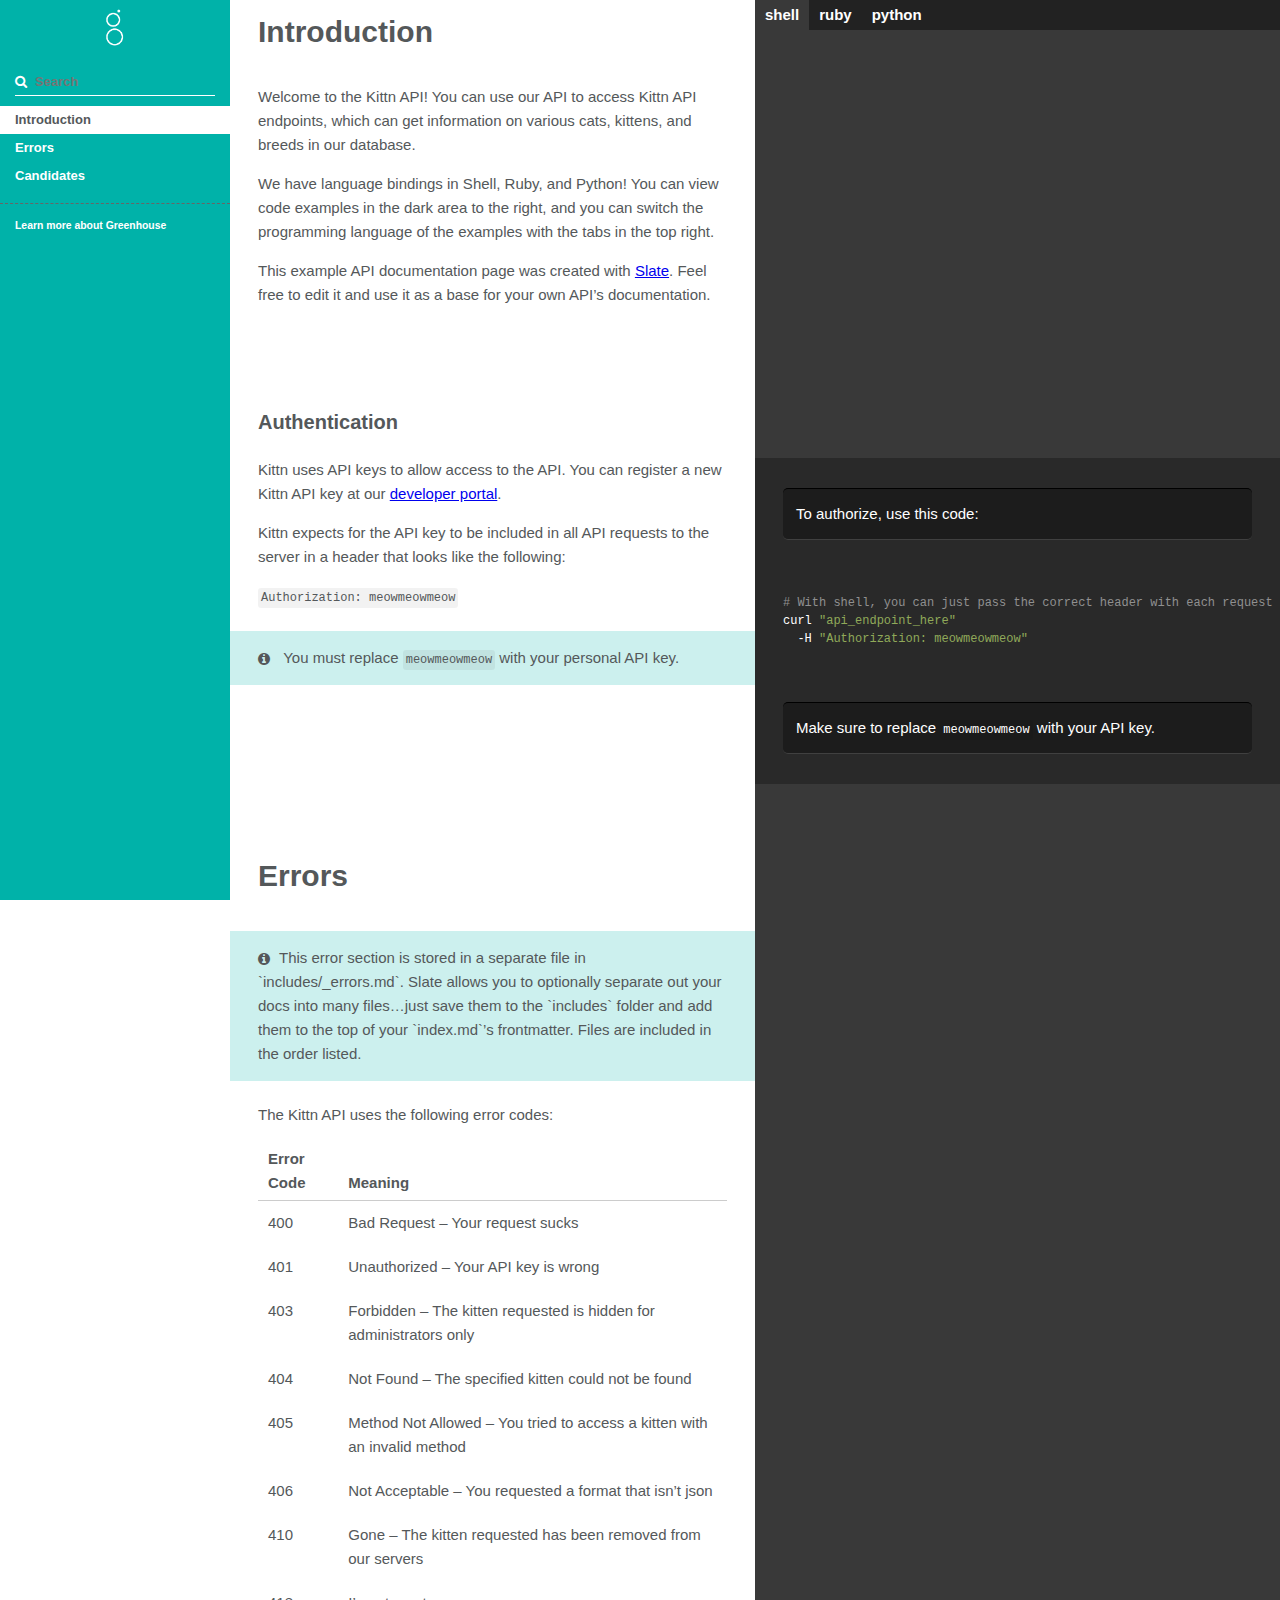
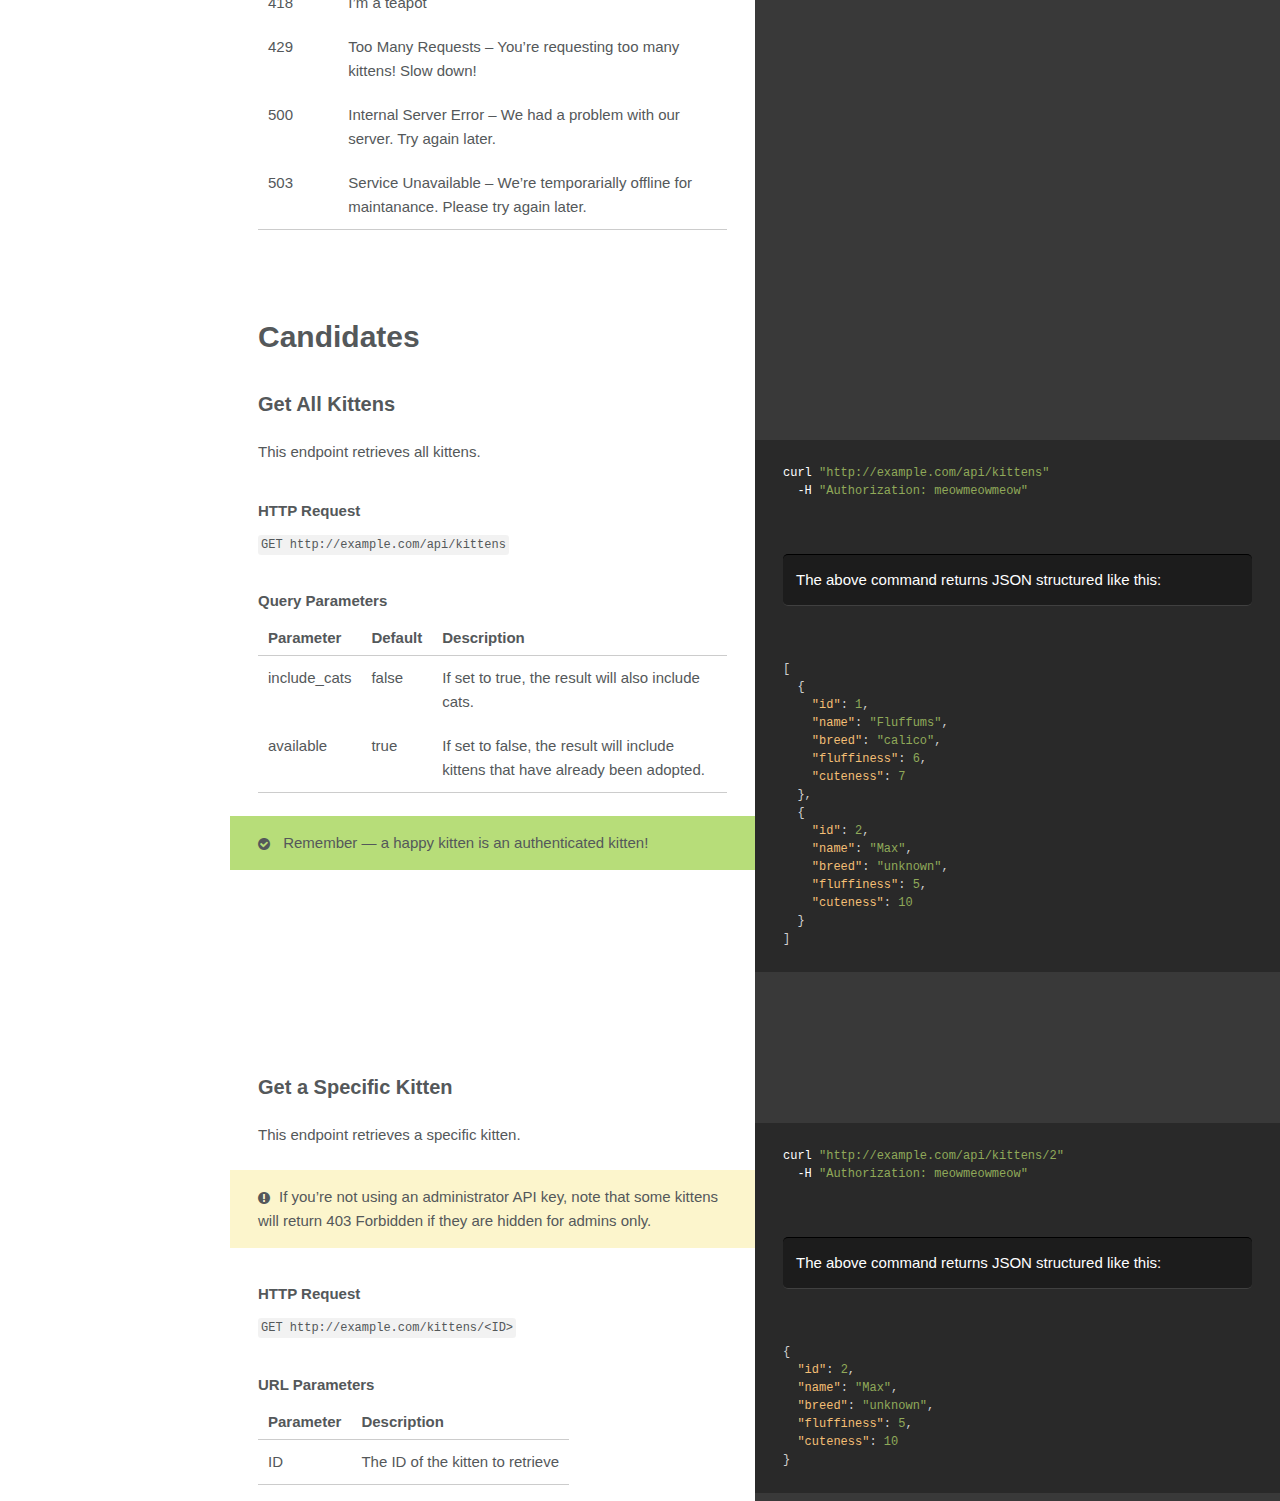
<file: index.html>
<!doctype html>
<html>
  <head>
    <meta charset="utf-8">
    <meta content="IE=edge,chrome=1" http-equiv="X-UA-Compatible">
    <meta name="viewport" content="width=device-width, initial-scale=1, maximum-scale=1">
    <title>Greenhouse Harvest API</title>

    <link href="stylesheets/screen.css" rel="stylesheet" type="text/css" media="screen" />
    <link href="stylesheets/print.css" rel="stylesheet" type="text/css" media="print" />
    <script src="https://ajax.googleapis.com/ajax/libs/jquery/2.1.3/jquery.min.js"></script>
      <script src="javascripts/all.js" type="text/javascript"></script>

      <script>
        $(function() {
          setupLanguages(["shell","ruby","python"]);
        });
      </script>
  </head>

  <body class="index">
    <a href="#" id="nav-button">
      <span>
        NAV
        <img src="images/navbar.png" />
      </span>
    </a>
    <div class="tocify-wrapper">
      <img src="images/logo.png" />
        <div class="lang-selector">
              <a href="#" data-language-name="shell">shell</a>
              <a href="#" data-language-name="ruby">ruby</a>
              <a href="#" data-language-name="python">python</a>
        </div>
        <div class="search">
          <input type="text" class="search" id="input-search" placeholder="Search">
        </div>
        <ul class="search-results"></ul>
      <div id="toc">
      </div>
        <ul class="toc-footer">
            <li><a href='https://www.greenhouse.io/' target="_blank">Learn more about Greenhouse</a></li>
        </ul>
    </div>
    <div class="page-wrapper">
      <div class="dark-box"></div>
      <div class="content">
        
          <h1 id="introduction">Introduction</h1>

<p>Welcome to the Kittn API! You can use our API to access Kittn API endpoints, which can get information on various cats, kittens, and breeds in our database.</p>

<p>We have language bindings in Shell, Ruby, and Python! You can view code examples in the dark area to the right, and you can switch the programming language of the examples with the tabs in the top right.</p>

<p>This example API documentation page was created with <a href="http://github.com/tripit/slate">Slate</a>. Feel free to edit it and use it as a base for your own API&rsquo;s documentation.</p>

<h2 id="authentication">Authentication</h2>

<blockquote>
<p>To authorize, use this code:</p>
</blockquote>
<pre class="highlight ruby"><code><span class="nb">require</span> <span class="s1">'kittn'</span>

<span class="n">api</span> <span class="o">=</span> <span class="no">Kittn</span><span class="o">::</span><span class="no">APIClient</span><span class="p">.</span><span class="nf">authorize!</span><span class="p">(</span><span class="s1">'meowmeowmeow'</span><span class="p">)</span>
</code></pre>
<pre class="highlight python"><code><span class="kn">import</span> <span class="nn">kittn</span>

<span class="n">api</span> <span class="o">=</span> <span class="n">kittn</span><span class="o">.</span><span class="n">authorize</span><span class="p">(</span><span class="s">'meowmeowmeow'</span><span class="p">)</span>
</code></pre>
<pre class="highlight shell"><code><span class="c"># With shell, you can just pass the correct header with each request</span>
curl <span class="s2">"api_endpoint_here"</span>
  -H <span class="s2">"Authorization: meowmeowmeow"</span>
</code></pre>

<blockquote>
<p>Make sure to replace <code class="prettyprint">meowmeowmeow</code> with your API key.</p>
</blockquote>

<p>Kittn uses API keys to allow access to the API. You can register a new Kittn API key at our <a href="http://example.com/developers">developer portal</a>.</p>

<p>Kittn expects for the API key to be included in all API requests to the server in a header that looks like the following:</p>

<p><code class="prettyprint">Authorization: meowmeowmeow</code></p>

<aside class="notice">
You must replace <code>meowmeowmeow</code> with your personal API key.
</aside>

          <h1 id="errors">Errors</h1>

<aside class="notice">This error section is stored in a separate file in `includes/_errors.md`. Slate allows you to optionally separate out your docs into many files&hellip;just save them to the `includes` folder and add them to the top of your `index.md`&rsquo;s frontmatter. Files are included in the order listed.</aside>

<p>The Kittn API uses the following error codes:</p>

<table><thead>
<tr>
<th>Error Code</th>
<th>Meaning</th>
</tr>
</thead><tbody>
<tr>
<td>400</td>
<td>Bad Request &ndash; Your request sucks</td>
</tr>
<tr>
<td>401</td>
<td>Unauthorized &ndash; Your API key is wrong</td>
</tr>
<tr>
<td>403</td>
<td>Forbidden &ndash; The kitten requested is hidden for administrators only</td>
</tr>
<tr>
<td>404</td>
<td>Not Found &ndash; The specified kitten could not be found</td>
</tr>
<tr>
<td>405</td>
<td>Method Not Allowed &ndash; You tried to access a kitten with an invalid method</td>
</tr>
<tr>
<td>406</td>
<td>Not Acceptable &ndash; You requested a format that isn&rsquo;t json</td>
</tr>
<tr>
<td>410</td>
<td>Gone &ndash; The kitten requested has been removed from our servers</td>
</tr>
<tr>
<td>418</td>
<td>I&rsquo;m a teapot</td>
</tr>
<tr>
<td>429</td>
<td>Too Many Requests &ndash; You&rsquo;re requesting too many kittens! Slow down!</td>
</tr>
<tr>
<td>500</td>
<td>Internal Server Error &ndash; We had a problem with our server. Try again later.</td>
</tr>
<tr>
<td>503</td>
<td>Service Unavailable &ndash; We&rsquo;re temporarially offline for maintanance. Please try again later.</td>
</tr>
</tbody></table>

          <h1 id="candidates">Candidates</h1>

<h2 id="get-all-kittens">Get All Kittens</h2>
<pre class="highlight ruby"><code><span class="nb">require</span> <span class="s1">'kittn'</span>

<span class="n">api</span> <span class="o">=</span> <span class="no">Kittn</span><span class="o">::</span><span class="no">APIClient</span><span class="p">.</span><span class="nf">authorize!</span><span class="p">(</span><span class="s1">'meowmeowmeow'</span><span class="p">)</span>
<span class="n">api</span><span class="p">.</span><span class="nf">kittens</span><span class="p">.</span><span class="nf">get</span>
</code></pre>
<pre class="highlight python"><code><span class="kn">import</span> <span class="nn">kittn</span>

<span class="n">api</span> <span class="o">=</span> <span class="n">kittn</span><span class="o">.</span><span class="n">authorize</span><span class="p">(</span><span class="s">'meowmeowmeow'</span><span class="p">)</span>
<span class="n">api</span><span class="o">.</span><span class="n">kittens</span><span class="o">.</span><span class="n">get</span><span class="p">()</span>
</code></pre>
<pre class="highlight shell"><code>curl <span class="s2">"http://example.com/api/kittens"</span>
  -H <span class="s2">"Authorization: meowmeowmeow"</span>
</code></pre>

<blockquote>
<p>The above command returns JSON structured like this:</p>
</blockquote>
<pre class="highlight json"><code><span class="p">[</span><span class="w">
  </span><span class="p">{</span><span class="w">
    </span><span class="nt">"id"</span><span class="p">:</span><span class="w"> </span><span class="mi">1</span><span class="p">,</span><span class="w">
    </span><span class="nt">"name"</span><span class="p">:</span><span class="w"> </span><span class="s2">"Fluffums"</span><span class="p">,</span><span class="w">
    </span><span class="nt">"breed"</span><span class="p">:</span><span class="w"> </span><span class="s2">"calico"</span><span class="p">,</span><span class="w">
    </span><span class="nt">"fluffiness"</span><span class="p">:</span><span class="w"> </span><span class="mi">6</span><span class="p">,</span><span class="w">
    </span><span class="nt">"cuteness"</span><span class="p">:</span><span class="w"> </span><span class="mi">7</span><span class="w">
  </span><span class="p">},</span><span class="w">
  </span><span class="p">{</span><span class="w">
    </span><span class="nt">"id"</span><span class="p">:</span><span class="w"> </span><span class="mi">2</span><span class="p">,</span><span class="w">
    </span><span class="nt">"name"</span><span class="p">:</span><span class="w"> </span><span class="s2">"Max"</span><span class="p">,</span><span class="w">
    </span><span class="nt">"breed"</span><span class="p">:</span><span class="w"> </span><span class="s2">"unknown"</span><span class="p">,</span><span class="w">
    </span><span class="nt">"fluffiness"</span><span class="p">:</span><span class="w"> </span><span class="mi">5</span><span class="p">,</span><span class="w">
    </span><span class="nt">"cuteness"</span><span class="p">:</span><span class="w"> </span><span class="mi">10</span><span class="w">
  </span><span class="p">}</span><span class="w">
</span><span class="p">]</span><span class="w">
</span></code></pre>

<p>This endpoint retrieves all kittens.</p>

<h3 id="http-request">HTTP Request</h3>

<p><code class="prettyprint">GET http://example.com/api/kittens</code></p>

<h3 id="query-parameters">Query Parameters</h3>

<table><thead>
<tr>
<th>Parameter</th>
<th>Default</th>
<th>Description</th>
</tr>
</thead><tbody>
<tr>
<td>include_cats</td>
<td>false</td>
<td>If set to true, the result will also include cats.</td>
</tr>
<tr>
<td>available</td>
<td>true</td>
<td>If set to false, the result will include kittens that have already been adopted.</td>
</tr>
</tbody></table>

<aside class="success">
Remember — a happy kitten is an authenticated kitten!
</aside>

<h2 id="get-a-specific-kitten">Get a Specific Kitten</h2>
<pre class="highlight ruby"><code><span class="nb">require</span> <span class="s1">'kittn'</span>

<span class="n">api</span> <span class="o">=</span> <span class="no">Kittn</span><span class="o">::</span><span class="no">APIClient</span><span class="p">.</span><span class="nf">authorize!</span><span class="p">(</span><span class="s1">'meowmeowmeow'</span><span class="p">)</span>
<span class="n">api</span><span class="p">.</span><span class="nf">kittens</span><span class="p">.</span><span class="nf">get</span><span class="p">(</span><span class="mi">2</span><span class="p">)</span>
</code></pre>
<pre class="highlight python"><code><span class="kn">import</span> <span class="nn">kittn</span>

<span class="n">api</span> <span class="o">=</span> <span class="n">kittn</span><span class="o">.</span><span class="n">authorize</span><span class="p">(</span><span class="s">'meowmeowmeow'</span><span class="p">)</span>
<span class="n">api</span><span class="o">.</span><span class="n">kittens</span><span class="o">.</span><span class="n">get</span><span class="p">(</span><span class="mi">2</span><span class="p">)</span>
</code></pre>
<pre class="highlight shell"><code>curl <span class="s2">"http://example.com/api/kittens/2"</span>
  -H <span class="s2">"Authorization: meowmeowmeow"</span>
</code></pre>

<blockquote>
<p>The above command returns JSON structured like this:</p>
</blockquote>
<pre class="highlight json"><code><span class="p">{</span><span class="w">
  </span><span class="nt">"id"</span><span class="p">:</span><span class="w"> </span><span class="mi">2</span><span class="p">,</span><span class="w">
  </span><span class="nt">"name"</span><span class="p">:</span><span class="w"> </span><span class="s2">"Max"</span><span class="p">,</span><span class="w">
  </span><span class="nt">"breed"</span><span class="p">:</span><span class="w"> </span><span class="s2">"unknown"</span><span class="p">,</span><span class="w">
  </span><span class="nt">"fluffiness"</span><span class="p">:</span><span class="w"> </span><span class="mi">5</span><span class="p">,</span><span class="w">
  </span><span class="nt">"cuteness"</span><span class="p">:</span><span class="w"> </span><span class="mi">10</span><span class="w">
</span><span class="p">}</span><span class="w">
</span></code></pre>

<p>This endpoint retrieves a specific kitten.</p>

<aside class="warning">If you&rsquo;re not using an administrator API key, note that some kittens will return 403 Forbidden if they are hidden for admins only.</aside>

<h3 id="http-request">HTTP Request</h3>

<p><code class="prettyprint">GET http://example.com/kittens/&lt;ID&gt;</code></p>

<h3 id="url-parameters">URL Parameters</h3>

<table><thead>
<tr>
<th>Parameter</th>
<th>Description</th>
</tr>
</thead><tbody>
<tr>
<td>ID</td>
<td>The ID of the kitten to retrieve</td>
</tr>
</tbody></table>

      </div>
      <div class="dark-box">
          <div class="lang-selector">
                <a href="#" data-language-name="shell">shell</a>
                <a href="#" data-language-name="ruby">ruby</a>
                <a href="#" data-language-name="python">python</a>
          </div>
      </div>
    </div>
  </body>
</html>
</file>
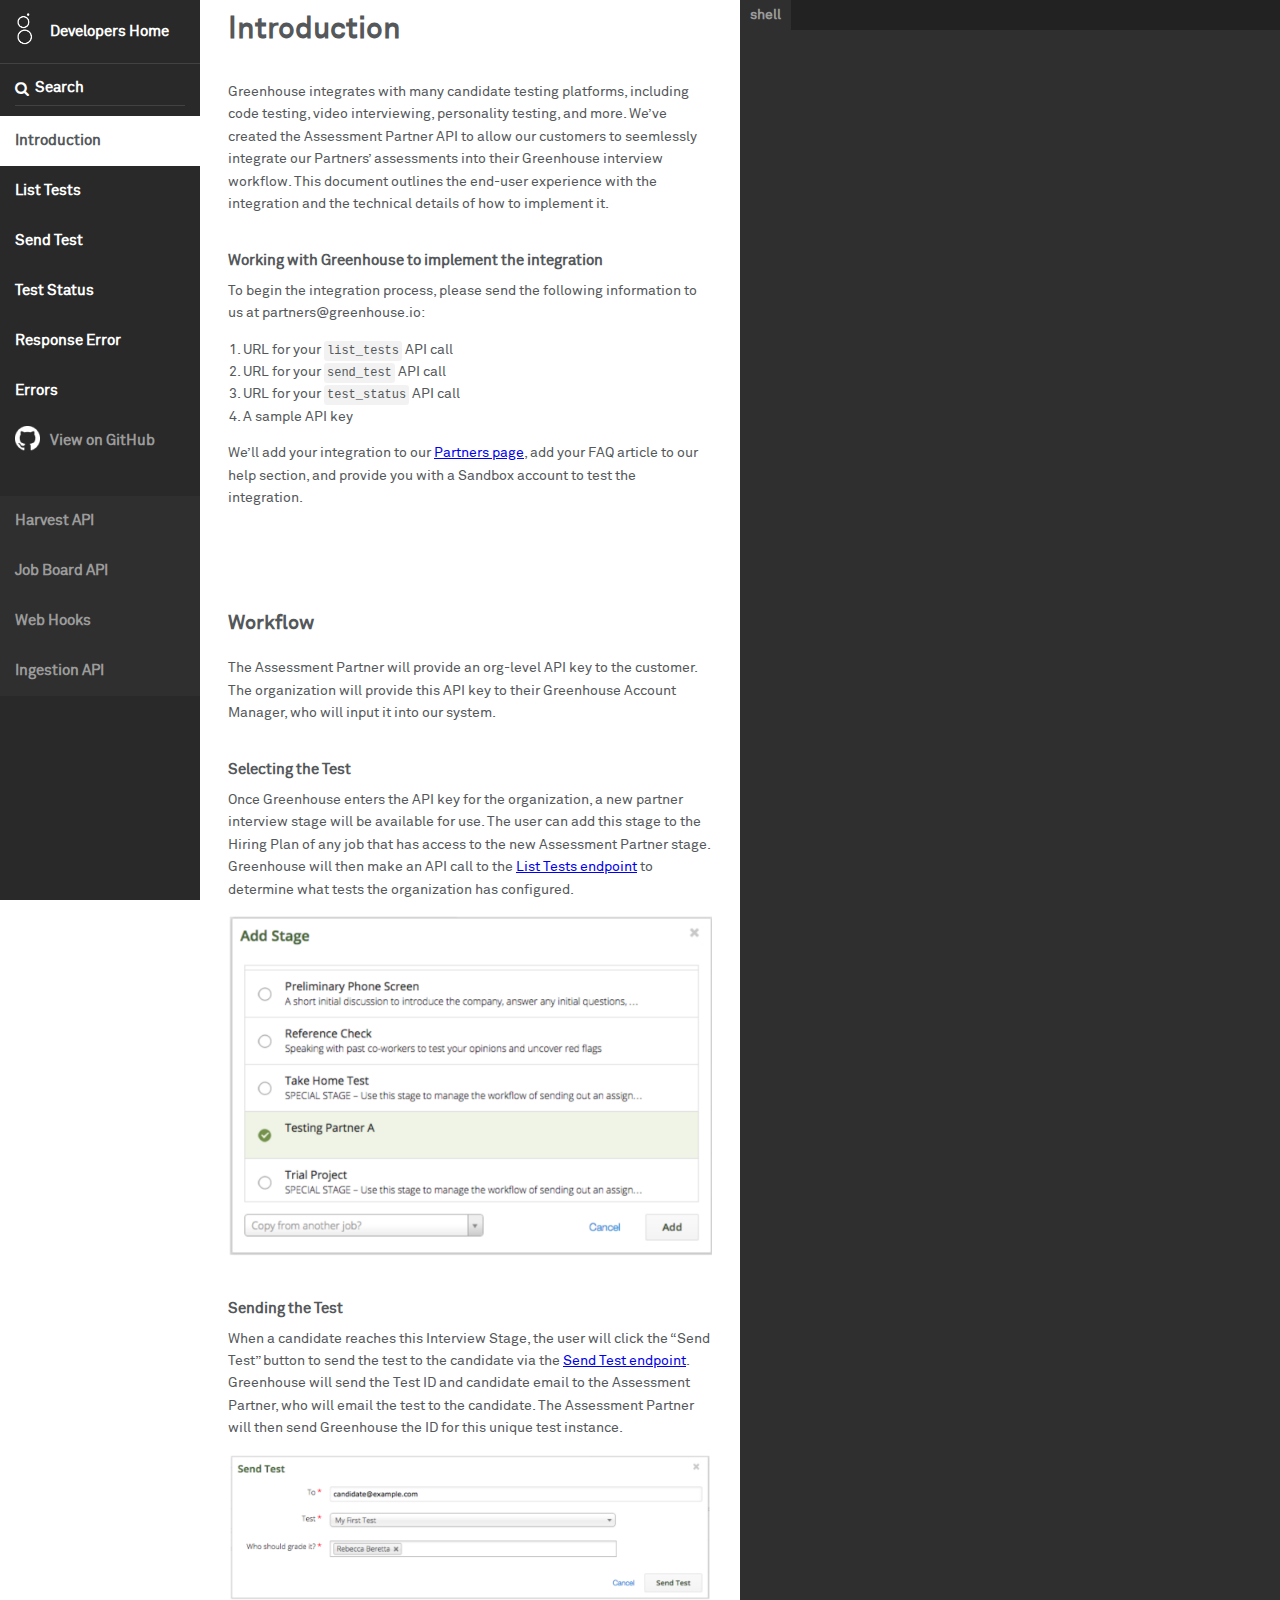
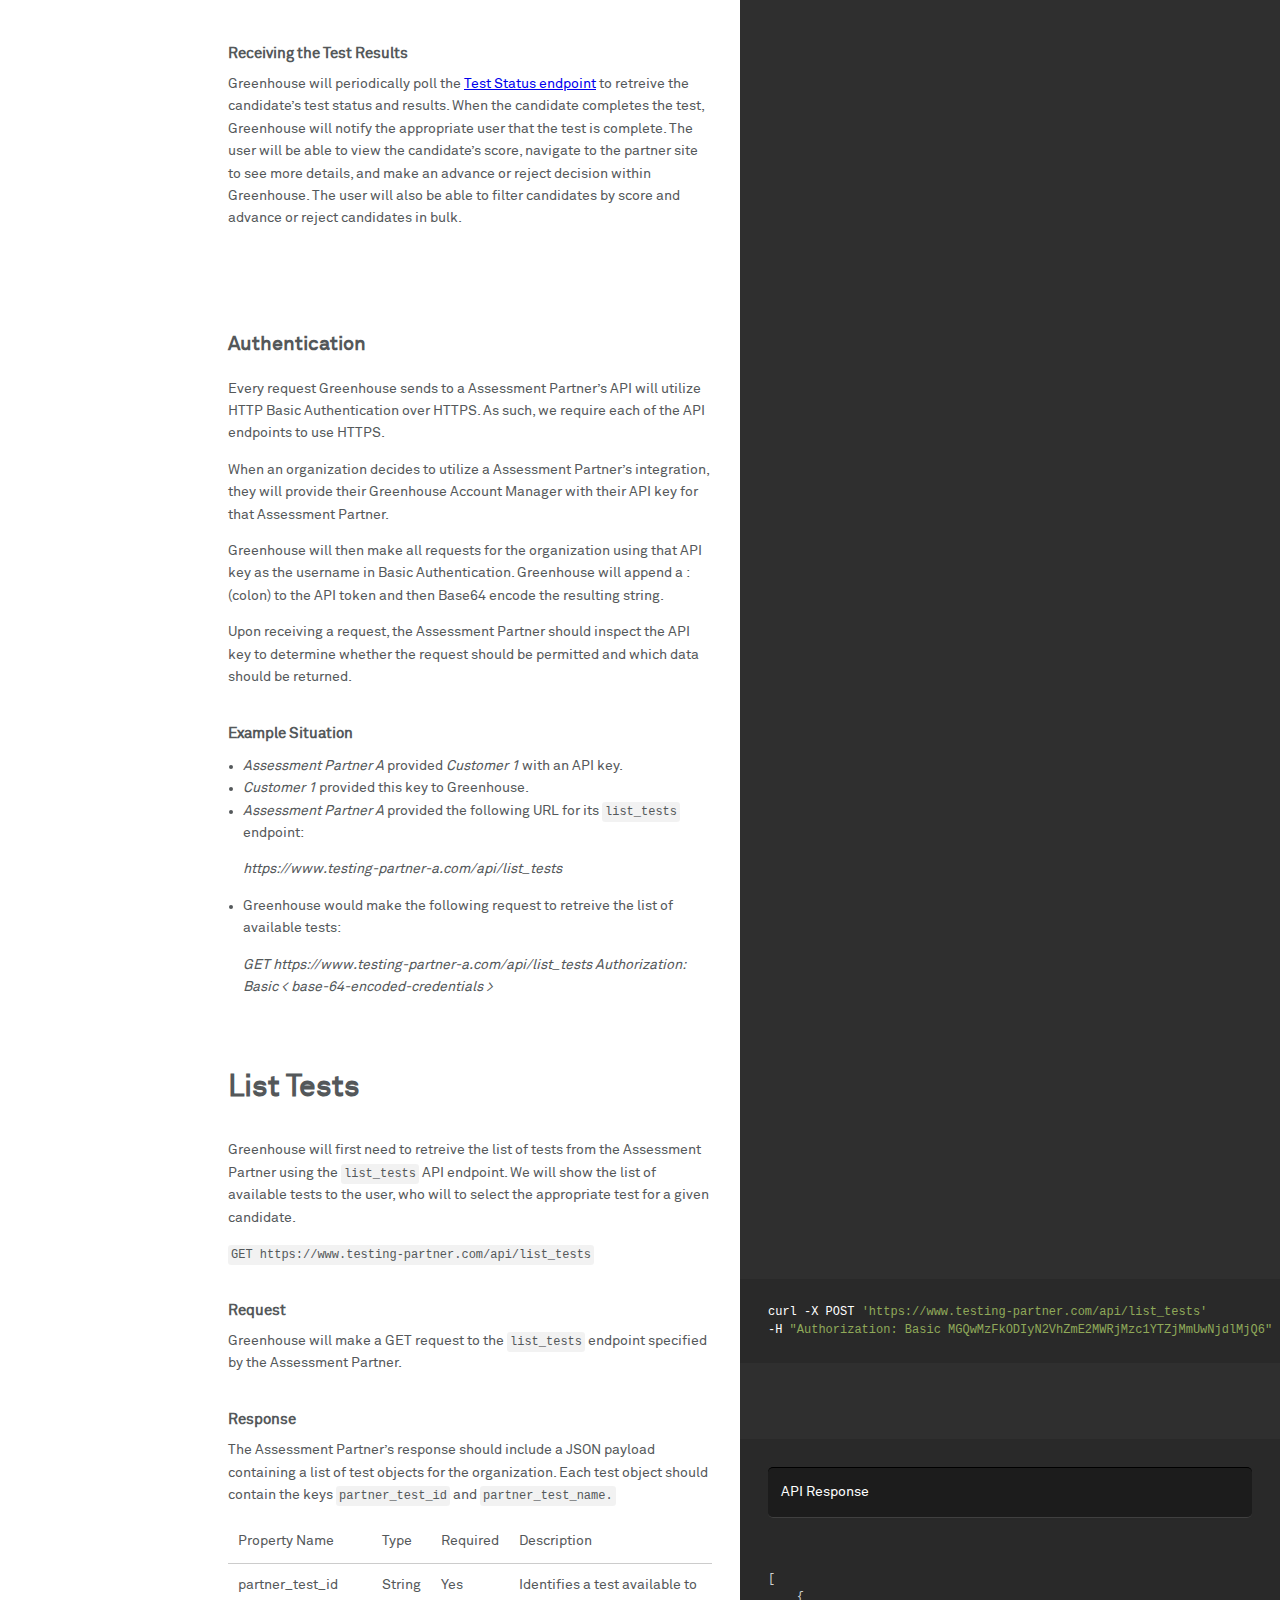
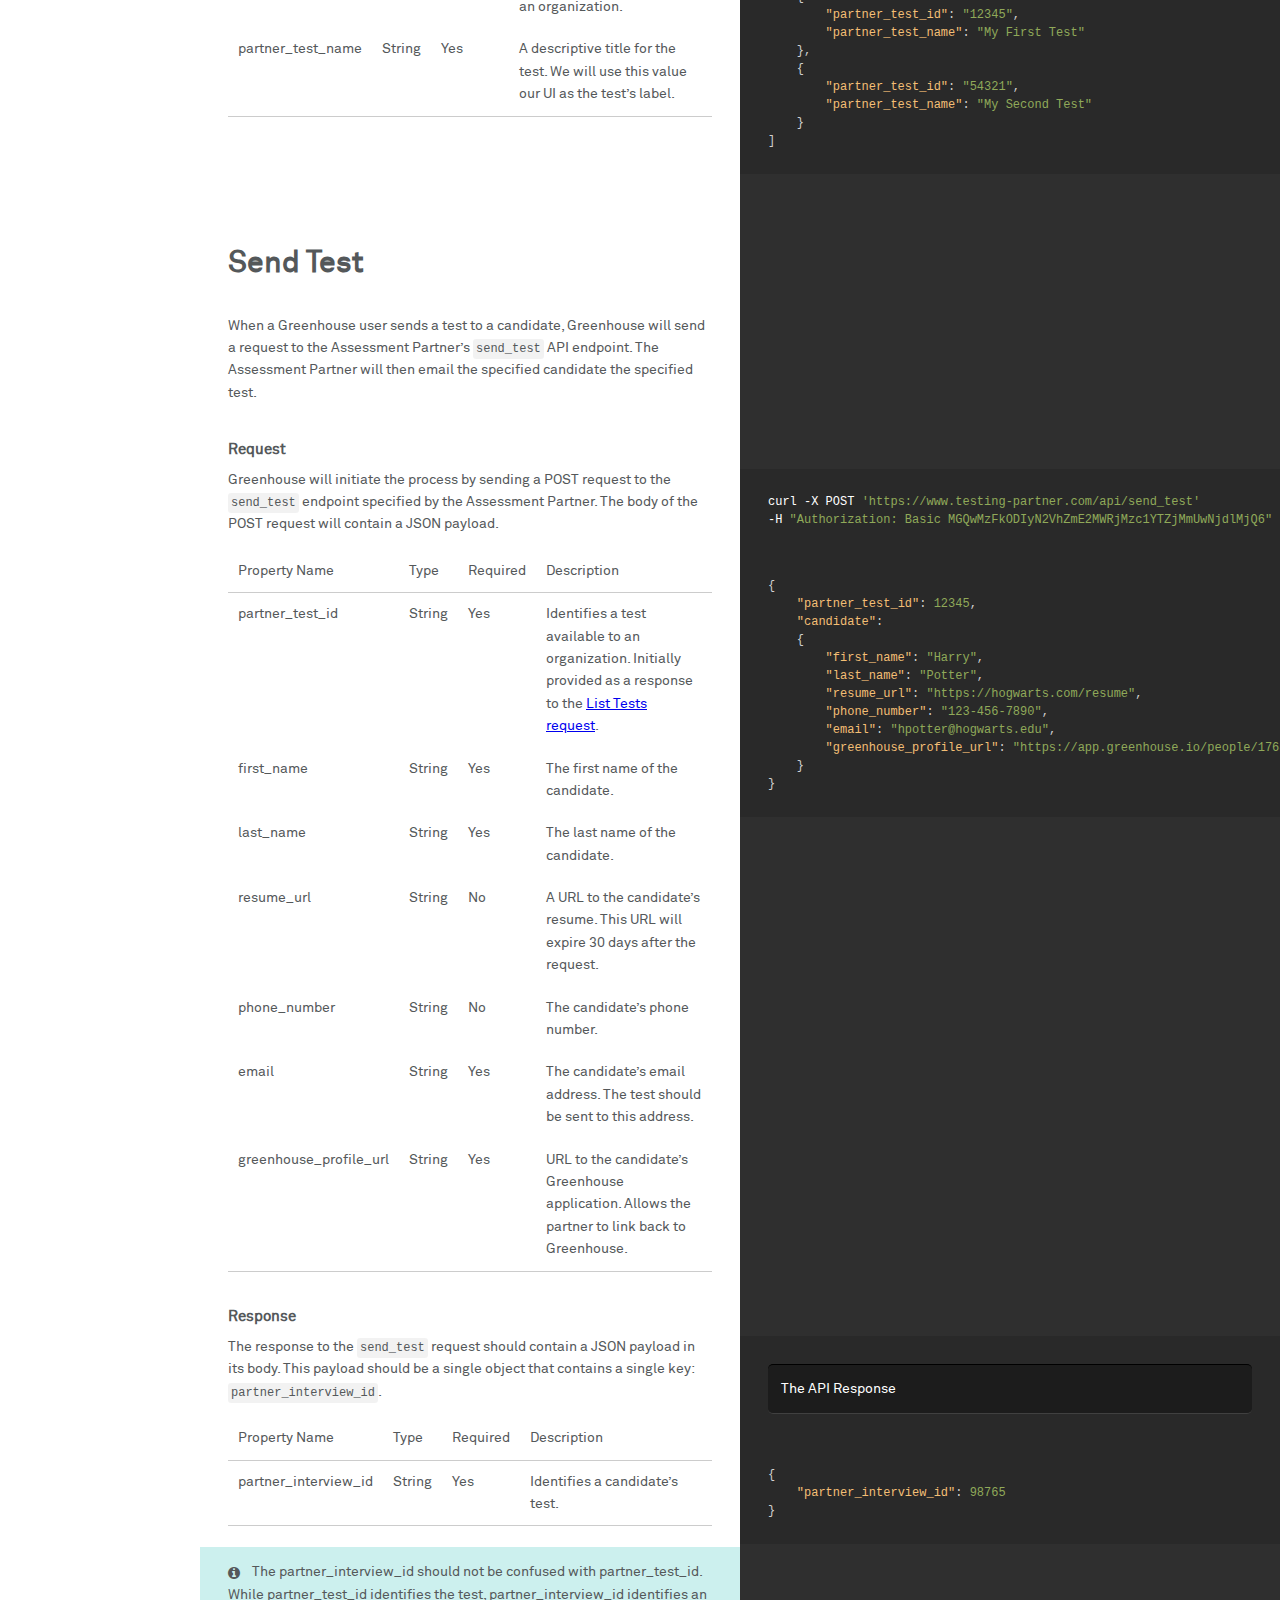
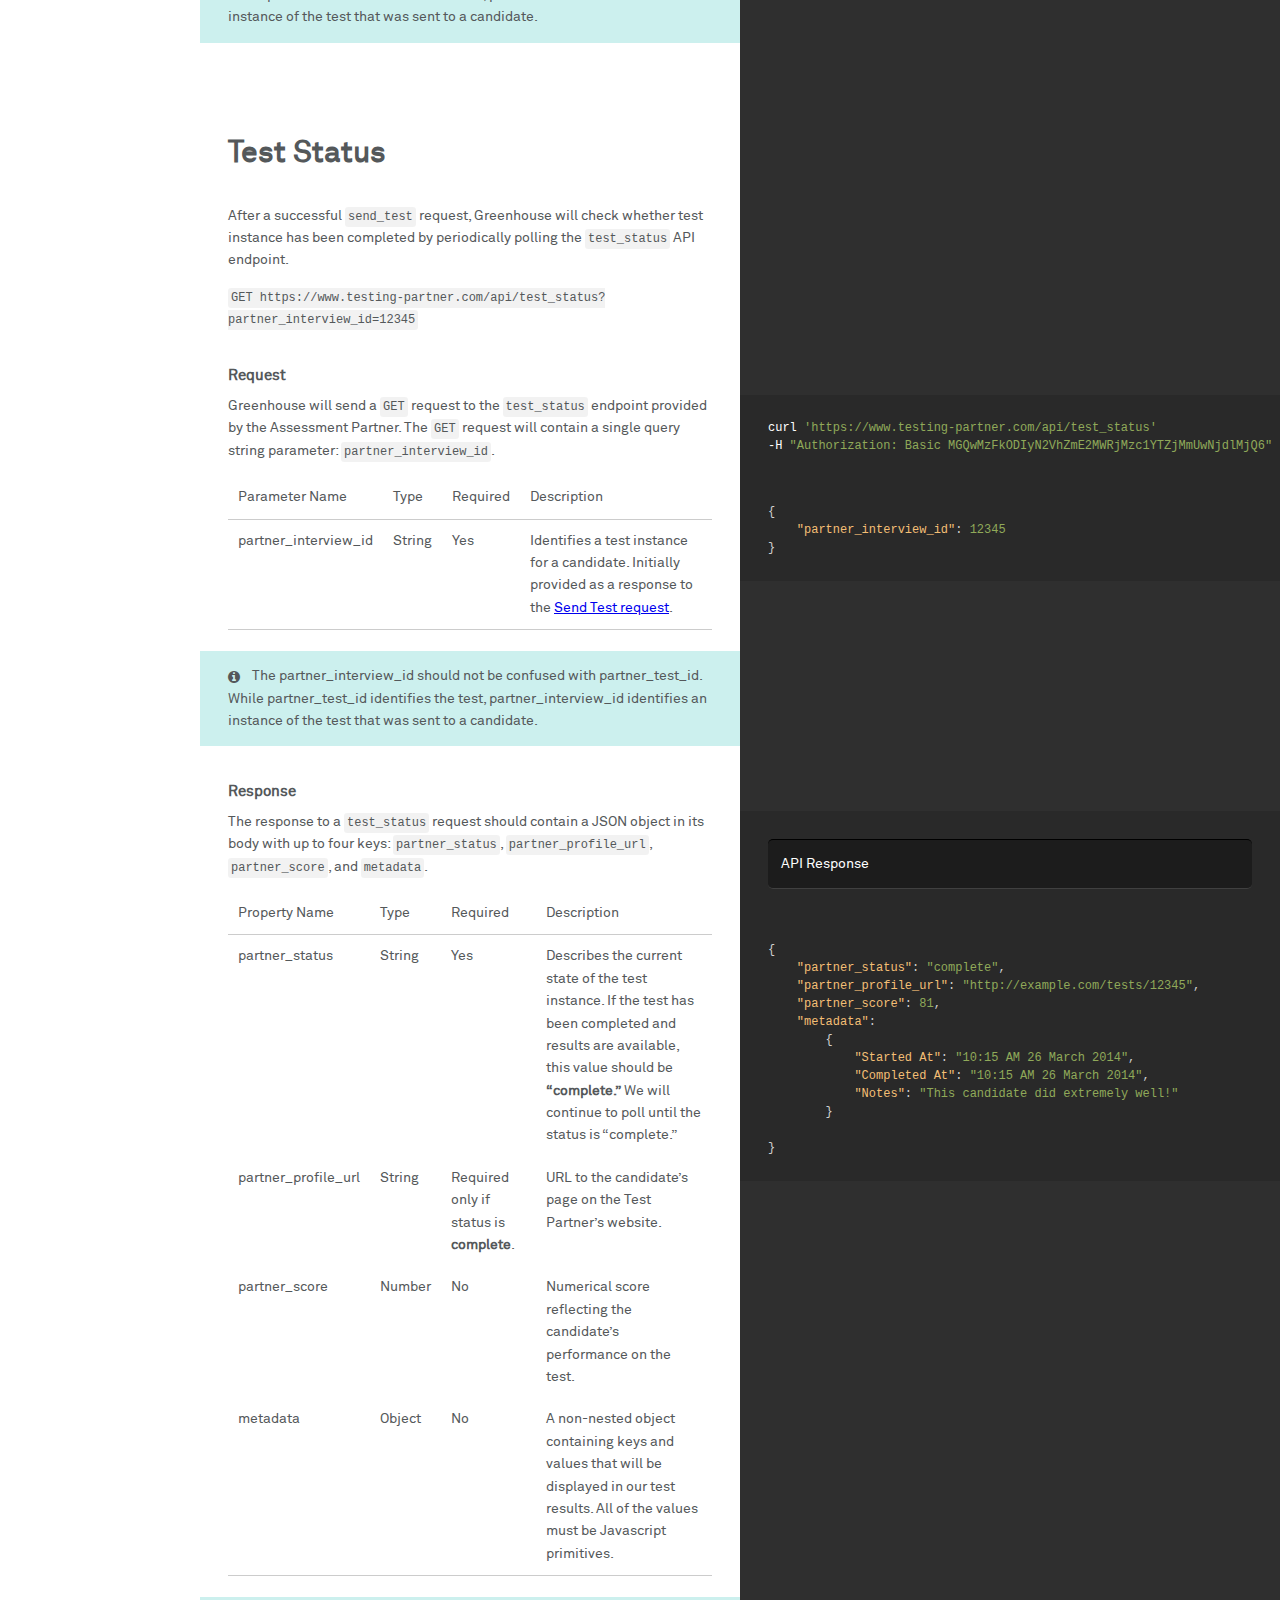
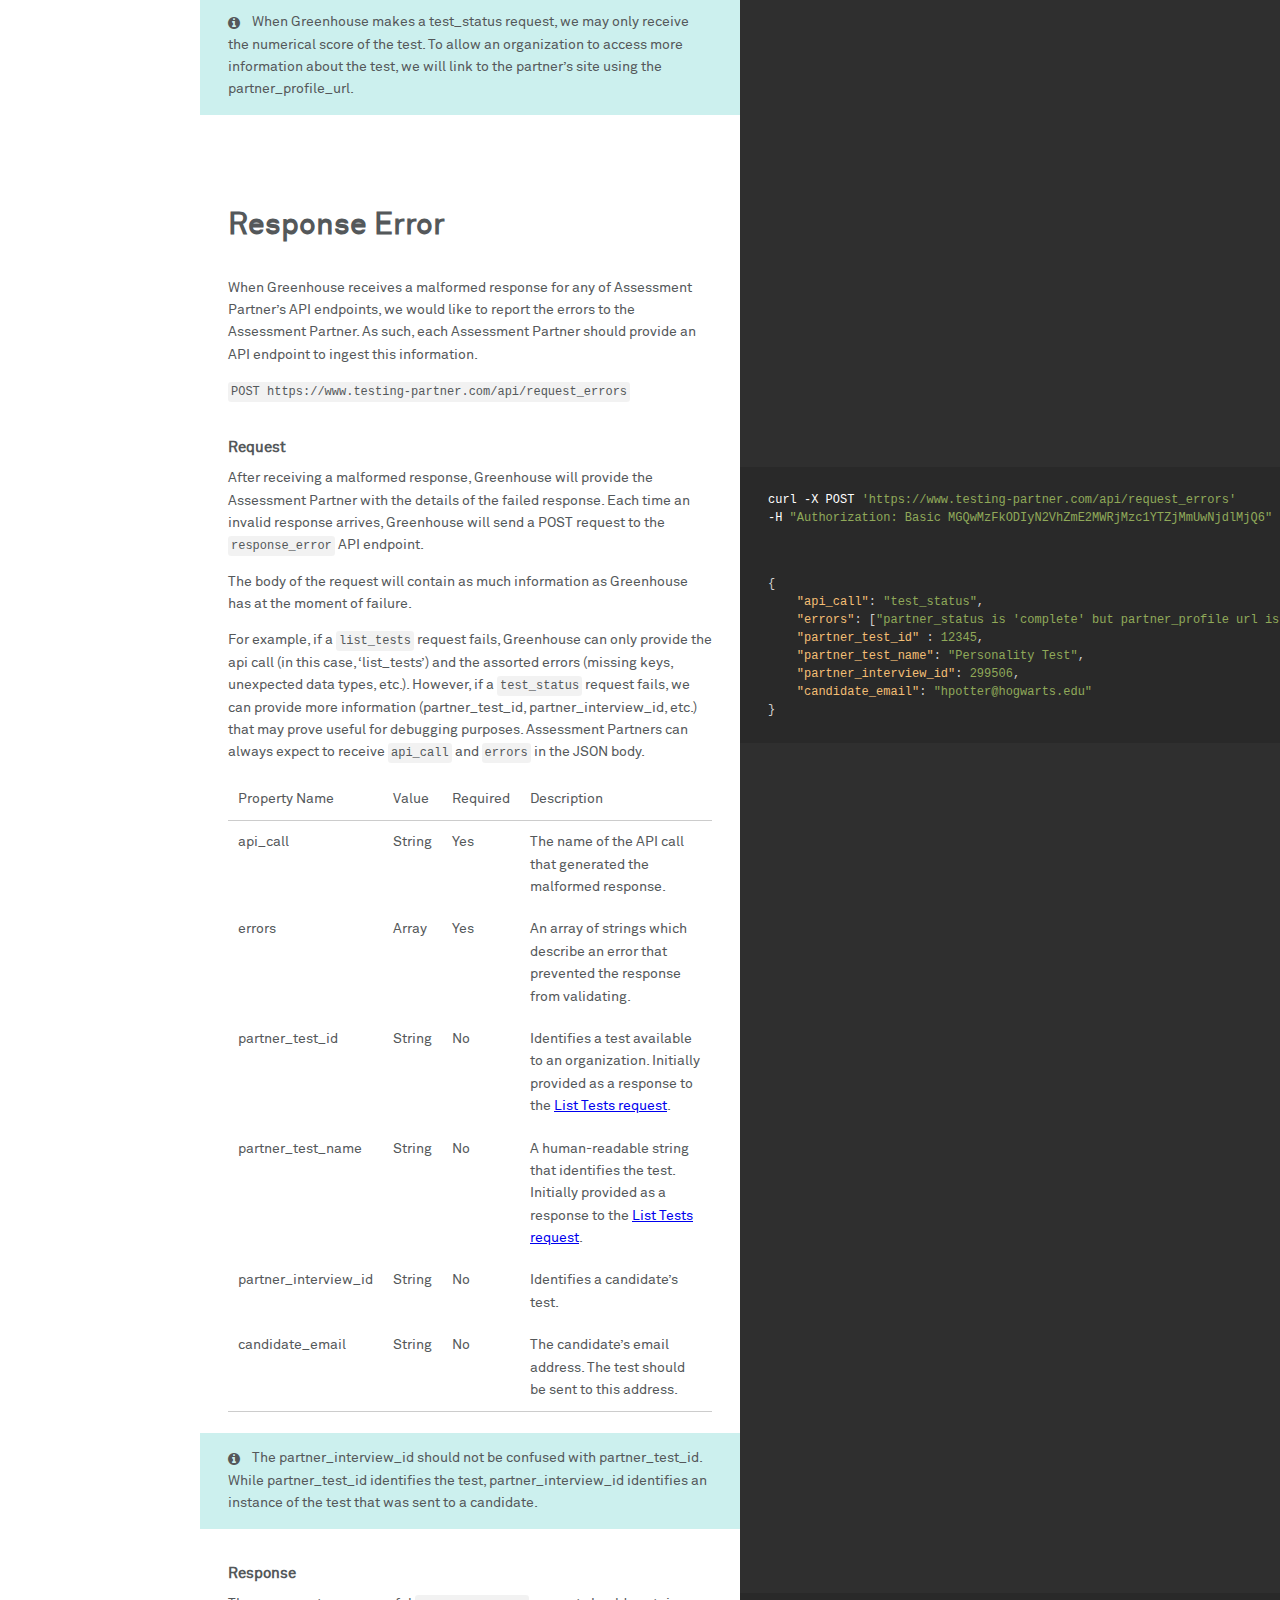
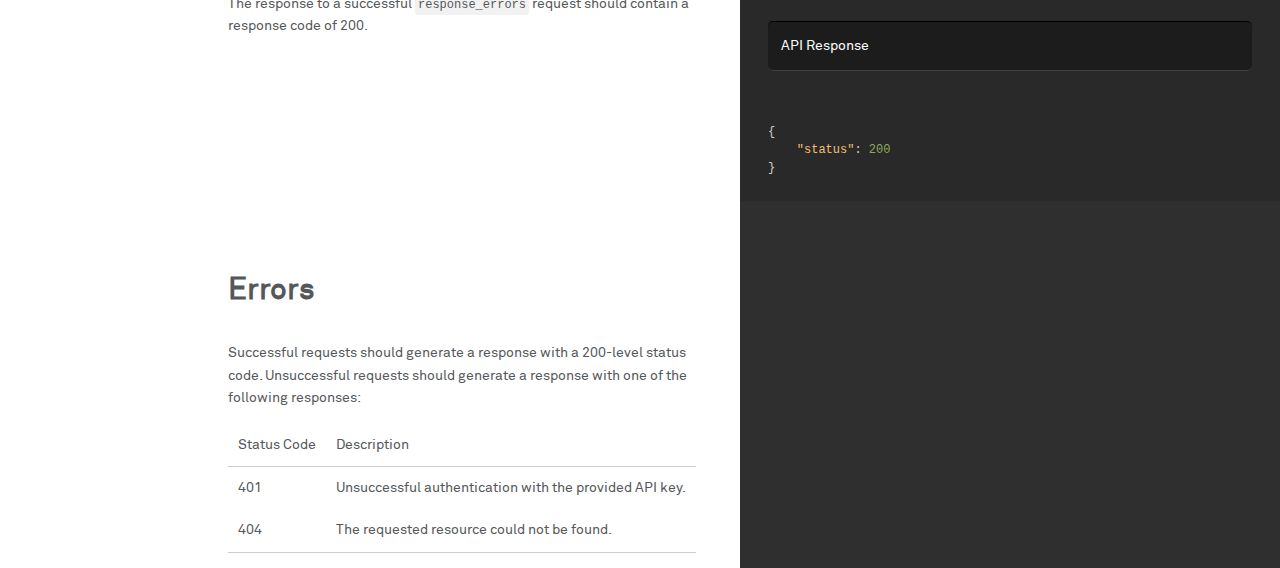
<file: assessment.html>
<!doctype html>
<html>
  <head>
    <meta charset="utf-8">
    <meta content="IE=edge,chrome=1" http-equiv="X-UA-Compatible">
    <meta name="viewport" content="width=device-width, initial-scale=1, maximum-scale=1">
    <link rel="apple-touch-icon" sizes="57x57" href="/images/favicons/apple-touch-icon-57x57.png">
<link rel="apple-touch-icon" sizes="60x60" href="/images/favicons/apple-touch-icon-60x60.png">
<link rel="apple-touch-icon" sizes="72x72" href="/images/favicons/apple-touch-icon-72x72.png">
<link rel="apple-touch-icon" sizes="76x76" href="/images/favicons/apple-touch-icon-76x76.png">
<link rel="apple-touch-icon" sizes="114x114" href="/images/favicons/apple-touch-icon-114x114.png">
<link rel="apple-touch-icon" sizes="120x120" href="/images/favicons/apple-touch-icon-120x120.png">
<link rel="apple-touch-icon" sizes="144x144" href="/images/favicons/apple-touch-icon-144x144.png">
<link rel="icon" type="image/png" href="/images/favicons/favicon-32x32.png" sizes="32x32">
<link rel="icon" type="image/png" href="/images/favicons/favicon-96x96.png" sizes="96x96">
<link rel="icon" type="image/png" href="/images/favicons/favicon-16x16.png" sizes="16x16">
<link rel="manifest" href="/images/favicons/manifest.json">
<link rel="mask-icon" href="/images/favicons/safari-pinned-tab.svg" color="#00b2a9">
<meta name="msapplication-TileColor" content="#da532c">
<meta name="msapplication-TileImage" content="/images/favicons/mstile-144x144.png">
<meta name="theme-color" content="#00b2a9">
    <title>Assessment API | Greenhouse</title>

    <link href="stylesheets/print.css" rel="stylesheet" type="text/css" media="print" />
    <link href="stylesheets/screen_assessment.css" rel="stylesheet" type="text/css" media="screen" />

    <script src="https://ajax.googleapis.com/ajax/libs/jquery/2.1.3/jquery.min.js"></script>
      <script src="javascripts/all.js" type="text/javascript"></script>

      <script>
        $(function() {
          setupLanguages(["shell"]);
        });
      </script>

    <script type="text/javascript">
!function(){var analytics=window.analytics=window.analytics||[];if(!analytics.initialize)if(analytics.invoked)window.console&&console.error&&console.error("Segment snippet included twice.");else{analytics.invoked=!0;analytics.methods=["trackSubmit","trackClick","trackLink","trackForm","pageview","identify","reset","group","track","ready","alias","page","once","off","on"];analytics.factory=function(t){return function(){var e=Array.prototype.slice.call(arguments);e.unshift(t);analytics.push(e);return analytics}};for(var t=0;t<analytics.methods.length;t++){var e=analytics.methods[t];analytics[e]=analytics.factory(e)}analytics.load=function(t){var e=document.createElement("script");e.type="text/javascript";e.async=!0;e.src=("https:"===document.location.protocol?"https://":"http://")+"cdn.segment.com/analytics.js/v1/"+t+"/analytics.min.js";var n=document.getElementsByTagName("script")[0];n.parentNode.insertBefore(e,n)};analytics.SNIPPET_VERSION="3.1.0";
analytics.load("2q7wwCrJormvWKrplqZYR2gXyxLK5Uhx");
analytics.page()
}}();
</script>
  </head>

  <body class="assessment">
    <a href="#" id="nav-button">
      <span>
        NAV
        <img src="images/navbar.png" />
      </span>
    </a>
    <div class="tocify-wrapper">
      <a href="/" class="nav-home-link">
        <div class="nav-home">
          <img src="images/logo.png" />
          <span>Developers Home</span>
        </div>
      </a>
        <div class="lang-selector">
              <a href="#" data-language-name="shell">shell</a>
        </div>
        <div class="search">
          <input type="text" class="search" id="input-search" placeholder="Search">
        </div>
        <ul class="search-results"></ul>
      <div id="toc">
      </div>
      <ul class="toc-appendage">
        <li id="github_link"><a href="https://github.com/grnhse/greenhouse-api-docs/tree/master/source/includes/assessment" title="View on Github" target="_blank">View on GitHub</a></li>
      </ul>
        <ul class="toc-footer">
            <li><a href="/harvest.html" title="Harvest API">Harvest API</a></li>
            <li><a href="/job-board.html" title="Job Board API">Job Board API</a></li>
            <li><a href='/webhooks.html' title="Web Hooks">Web Hooks</a></li>
            <li><a href='/candidate-ingestion.html' title="Ingestion API">Ingestion API</a></li>
        </ul>
    </div>
    <div class="page-wrapper">
      <div class="dark-box"></div>
      <div class="content">
        
          <h1 id="introduction">Introduction</h1>

<p>Greenhouse integrates with many candidate testing platforms, including code testing, video interviewing, personality testing, and more. We&rsquo;ve created the Assessment Partner API to allow our customers to seemlessly integrate our Partners&rsquo; assessments into their Greenhouse interview workflow. This document outlines the end-user experience with the integration and the technical details of how to implement it.</p>

<h3 id="working-with-greenhouse-to-implement-the-integration">Working with Greenhouse to implement the integration</h3>

<p>To begin the integration process, please send the following information to us at partners@greenhouse.io: </p>

<ol>
<li>URL for your <code class="prettyprint">list_tests</code> API call</li>
<li>URL for your <code class="prettyprint">send_test</code> API call</li>
<li>URL for your <code class="prettyprint">test_status</code> API call</li>
<li>A sample API key</li>
</ol>

<p>We&rsquo;ll add your integration to our <a href="http://www.greenhouse.io/partners">Partners page</a>, add your FAQ article to our help section, and provide you with a Sandbox account to test the integration.</p>

<h2 id="workflow">Workflow</h2>

<p>The Assessment Partner will provide an org-level API key to the customer. The organization will provide this API key to their Greenhouse Account Manager, who will input it into our system.</p>

<h3 id="selecting-the-test">Selecting the Test</h3>

<p>Once Greenhouse enters the API key for the organization, a new partner interview stage will be available for use. The user can add this stage to the Hiring Plan of any job that has access to the new Assessment Partner stage. Greenhouse will then make an API call to the <a href="#list-tests">List Tests endpoint</a> to determine what tests the organization has configured. </p>

<p><img src="/images/add-stage.png" alt="Add Stage Image"></p>

<h3 id="sending-the-test">Sending the Test</h3>

<p>When a candidate reaches this Interview Stage, the user will click the &ldquo;Send Test&rdquo; button to send the test to the candidate via the <a href="#send-test">Send Test endpoint</a>. Greenhouse will send the Test ID and candidate email to the Assessment Partner, who will email the test to the candidate. The Assessment Partner will then send Greenhouse the ID for this unique test instance. </p>

<p><img src="/images/send-test.png" alt="Add Stage Image"></p>

<h3 id="receiving-the-test-results">Receiving the Test Results</h3>

<p>Greenhouse will periodically poll the <a href="#test-status">Test Status endpoint</a> to retreive the candidate&rsquo;s test status and results. When the candidate completes the test, Greenhouse will notify the appropriate user that the test is complete. The user will be able to view the candidate’s score, navigate to the partner site to see more details, and make an advance or reject decision within Greenhouse. The user will also be able to filter candidates by score and advance or reject candidates in bulk.</p>

<h2 id="authentication">Authentication</h2>

<p>Every request Greenhouse sends to a Assessment Partner’s API will utilize HTTP Basic Authentication over HTTPS. As such, we require each of the API endpoints to use HTTPS.</p>

<p>When an organization decides to utilize a Assessment Partner’s integration, they will provide their Greenhouse Account Manager with their API key for that Assessment Partner.</p>

<p>Greenhouse will then make all requests for the organization using that API key as the username in Basic Authentication. Greenhouse will append a : (colon) to the API token and then Base64 encode the resulting string.</p>

<p>Upon receiving a request, the Assessment Partner should inspect the API key to determine whether the request should be permitted and which data should be returned.</p>

<h3 id="example-situation">Example Situation</h3>

<ul>
<li><em>Assessment Partner A</em> provided <em>Customer 1</em> with an API key.</li>
<li><em>Customer 1</em> provided this key to Greenhouse.</li>
<li><p><em>Assessment Partner A</em> provided the following URL for its <code class="prettyprint">list_tests</code> endpoint: </p>

<p><em>https://www.testing-partner-a.com/api/list_tests</em></p></li>
<li><p>Greenhouse would make the following request to retreive the list of available tests: </p>

<p><em>GET https://www.testing-partner-a.com/api/list_tests</em>
<em>Authorization: Basic &lt; base-64-encoded-credentials &gt;</em></p></li>
</ul>

          <h1 id="list-tests">List Tests</h1>

<p>Greenhouse will first need to retreive the list of tests from the Assessment Partner using the <code class="prettyprint">list_tests</code> API endpoint. We will show the list of available tests to the user, who will to select the appropriate test for a given candidate. </p>

<p><code class="prettyprint">GET https://www.testing-partner.com/api/list_tests</code></p>
<pre class="highlight shell"><code>curl -X POST <span class="s1">'https://www.testing-partner.com/api/list_tests'</span>
-H <span class="s2">"Authorization: Basic MGQwMzFkODIyN2VhZmE2MWRjMzc1YTZjMmUwNjdlMjQ6"</span>
</code></pre>

<h3 id="request">Request</h3>

<p>Greenhouse will make a GET request to the <code class="prettyprint">list_tests</code> endpoint specified by the Assessment Partner.</p>

<h3 id="response">Response</h3>

<blockquote>
<p>API Response</p>
</blockquote>
<pre class="highlight json"><code><span class="p">[</span><span class="w">
    </span><span class="p">{</span><span class="w">
        </span><span class="nt">"partner_test_id"</span><span class="p">:</span><span class="w"> </span><span class="s2">"12345"</span><span class="p">,</span><span class="w">
        </span><span class="nt">"partner_test_name"</span><span class="p">:</span><span class="w"> </span><span class="s2">"My First Test"</span><span class="w"> 
    </span><span class="p">},</span><span class="w">
    </span><span class="p">{</span><span class="w">
        </span><span class="nt">"partner_test_id"</span><span class="p">:</span><span class="w"> </span><span class="s2">"54321"</span><span class="p">,</span><span class="w">
        </span><span class="nt">"partner_test_name"</span><span class="p">:</span><span class="w"> </span><span class="s2">"My Second Test"</span><span class="w">
    </span><span class="p">}</span><span class="w">
</span><span class="p">]</span><span class="w">
</span></code></pre>

<p>The Assessment Partner’s response should include a JSON payload containing a list of test objects for the organization. Each test object should contain the keys <code class="prettyprint">partner_test_id</code> and <code class="prettyprint">partner_test_name.</code></p>

<table><thead>
<tr>
<td>Property Name</td><td>Type</td><td>Required</td><td>Description</td></tr>
</thead><tbody>
<tr>
<td>partner_test_id</td><td>String</td><td>Yes</td><td>Identifies a test available to an organization.</td></tr>
<tr>
<td>partner_test_name</td><td>String</td><td>Yes</td><td>A descriptive title for the test. We will use this value our UI as the test’s label.</td></tr>
</tbody></table>

          <h1 id="send-test">Send Test</h1>

<p>When a Greenhouse user sends a test to a candidate, Greenhouse will send a request to the Assessment Partner&rsquo;s <code class="prettyprint">send_test</code> API endpoint. The Assessment Partner will then email the specified candidate the specified test.</p>

<h3 id="request">Request</h3>
<pre class="highlight shell"><code>curl -X POST <span class="s1">'https://www.testing-partner.com/api/send_test'</span>
-H <span class="s2">"Authorization: Basic MGQwMzFkODIyN2VhZmE2MWRjMzc1YTZjMmUwNjdlMjQ6"</span>
</code></pre>
<pre class="highlight json"><code><span class="p">{</span><span class="w">
    </span><span class="nt">"partner_test_id"</span><span class="p">:</span><span class="w"> </span><span class="mi">12345</span><span class="p">,</span><span class="w">
    </span><span class="nt">"candidate"</span><span class="p">:</span><span class="w">
    </span><span class="p">{</span><span class="w">
        </span><span class="nt">"first_name"</span><span class="p">:</span><span class="w"> </span><span class="s2">"Harry"</span><span class="p">,</span><span class="w">
        </span><span class="nt">"last_name"</span><span class="p">:</span><span class="w"> </span><span class="s2">"Potter"</span><span class="p">,</span><span class="w">
        </span><span class="nt">"resume_url"</span><span class="p">:</span><span class="w"> </span><span class="s2">"https://hogwarts.com/resume"</span><span class="p">,</span><span class="w">
        </span><span class="nt">"phone_number"</span><span class="p">:</span><span class="w"> </span><span class="s2">"123-456-7890"</span><span class="p">,</span><span class="w">
        </span><span class="nt">"email"</span><span class="p">:</span><span class="w"> </span><span class="s2">"hpotter@hogwarts.edu"</span><span class="p">,</span><span class="w">
        </span><span class="nt">"greenhouse_profile_url"</span><span class="p">:</span><span class="w"> </span><span class="s2">"https://app.greenhouse.io/people/17681532?application_id=26234709"</span><span class="w">
    </span><span class="p">}</span><span class="w">
</span><span class="p">}</span><span class="w">
</span></code></pre>

<p>Greenhouse will initiate the process by sending a POST request to the <code class="prettyprint">send_test</code> endpoint specified by the Assessment Partner. The body of the POST request will contain a JSON payload. </p>

<table><thead>
<tr>
<td>Property Name</td><td>Type</td><td>Required</td><td>Description</td></tr>
</thead><tbody>
<tr>
<td>partner_test_id</td><td>String</td><td>Yes</td><td>Identifies a test available to an organization. Initially provided as a response to the <a href="#list-tests">List Tests request</a>.</td></tr>
<tr>
<td>first_name</td><td>String</td><td>Yes</td><td>The first name of the candidate.</td></tr>
<tr>
<td>last_name</td><td>String</td><td>Yes</td><td>The last name of the candidate.</td></tr>
<tr>
<td>resume_url</td><td>String</td><td>No</td><td>A URL to the candidate’s resume. This URL will expire 30 days after the request.</td></tr>
<tr>
<td>phone_number</td><td>String</td><td>No</td><td>The candidate’s phone number.</td></tr>
<tr>
<td>email</td><td>String</td><td>Yes</td><td>The candidate’s email address. The test should be sent to this address.</td></tr>
<tr>
<td>greenhouse_profile_url</td><td>String</td><td>Yes</td><td>URL to the candidate’s Greenhouse application. Allows the partner to link back to Greenhouse.</td></tr>
</tbody></table>

<h3 id="response">Response</h3>

<blockquote>
<p>The API Response</p>
</blockquote>
<pre class="highlight json"><code><span class="p">{</span><span class="w">
    </span><span class="nt">"partner_interview_id"</span><span class="p">:</span><span class="w"> </span><span class="mi">98765</span><span class="w">
</span><span class="p">}</span><span class="w">
</span></code></pre>

<p>The response to the <code class="prettyprint">send_test</code> request should contain a JSON payload in its body. This payload should be a single object that contains a single key: <code class="prettyprint">partner_interview_id</code>.</p>

<table><thead>
<tr>
<td>Property Name</td><td>Type</td><td>Required</td><td>Description</td></tr>
</thead><tbody>
<tr>
<td>partner_interview_id</td><td>String</td><td>Yes</td><td>Identifies a candidate’s test.</td></tr>
</tbody></table>

<aside class="notice">
The partner_interview_id should not be confused with partner_test_id. While partner_test_id identifies the test, partner_interview_id identifies an instance of the test that was sent to a candidate.
</aside>

          <h1 id="test-status">Test Status</h1>

<p>After a successful <code class="prettyprint">send_test</code> request, Greenhouse will check whether test instance has been completed by periodically polling the <code class="prettyprint">test_status</code> API endpoint. </p>

<p><code class="prettyprint">GET https://www.testing-partner.com/api/test_status?partner_interview_id=12345</code></p>

<h3 id="request">Request</h3>
<pre class="highlight shell"><code>curl <span class="s1">'https://www.testing-partner.com/api/test_status'</span>
-H <span class="s2">"Authorization: Basic MGQwMzFkODIyN2VhZmE2MWRjMzc1YTZjMmUwNjdlMjQ6"</span>
</code></pre>
<pre class="highlight json"><code><span class="p">{</span><span class="w">
    </span><span class="nt">"partner_interview_id"</span><span class="p">:</span><span class="w"> </span><span class="mi">12345</span><span class="w">
</span><span class="p">}</span><span class="w">
</span></code></pre>

<p>Greenhouse will send a <code class="prettyprint">GET</code> request to the <code class="prettyprint">test_status</code> endpoint provided by the Assessment Partner. The <code class="prettyprint">GET</code> request will contain a single query string parameter: <code class="prettyprint">partner_interview_id</code>.</p>

<table><thead>
<tr>
<td>Parameter Name</td><td>Type</td><td>Required</td><td>Description</td></tr>
</thead><tbody>
<tr>
<td>partner_interview_id</td><td>String</td><td>Yes</td><td>Identifies a test instance for a candidate. Initially provided as a response to the <a href="#send-test">Send Test request</a>.</td></tr>
</tbody></table>

<aside class="notice">
The partner_interview_id should not be confused with partner_test_id. While partner_test_id identifies the test, partner_interview_id identifies an instance of the test that was sent to a candidate.
</aside>

<h3 id="response">Response</h3>

<blockquote>
<p>API Response</p>
</blockquote>
<pre class="highlight json"><code><span class="p">{</span><span class="w">
    </span><span class="nt">"partner_status"</span><span class="p">:</span><span class="w"> </span><span class="s2">"complete"</span><span class="p">,</span><span class="w">
    </span><span class="nt">"partner_profile_url"</span><span class="p">:</span><span class="w"> </span><span class="s2">"http://example.com/tests/12345"</span><span class="p">,</span><span class="w">
    </span><span class="nt">"partner_score"</span><span class="p">:</span><span class="w"> </span><span class="mi">81</span><span class="p">,</span><span class="w">
    </span><span class="nt">"metadata"</span><span class="p">:</span><span class="w">
        </span><span class="p">{</span><span class="w">
            </span><span class="nt">"Started At"</span><span class="p">:</span><span class="w"> </span><span class="s2">"10:15 AM 26 March 2014"</span><span class="p">,</span><span class="w">
            </span><span class="nt">"Completed At"</span><span class="p">:</span><span class="w"> </span><span class="s2">"10:15 AM 26 March 2014"</span><span class="p">,</span><span class="w">
            </span><span class="nt">"Notes"</span><span class="p">:</span><span class="w"> </span><span class="s2">"This candidate did extremely well!"</span><span class="w">
        </span><span class="p">}</span><span class="w">

</span><span class="p">}</span><span class="w">
</span></code></pre>

<p>The response to a <code class="prettyprint">test_status</code> request should contain a JSON object in its body with up to four keys: 
<code class="prettyprint">partner_status</code>, <code class="prettyprint">partner_profile_url</code>, <code class="prettyprint">partner_score</code>, and <code class="prettyprint">metadata</code>.</p>

<table><thead>
<tr>
<td>Property Name</td><td>Type</td><td>Required</td><td>Description</td></tr>
</thead><tbody>
<tr>
<td>partner_status</td><td>String</td><td>Yes</td><td>Describes the current state of the test instance. If the test has been completed and results are available, this value should be <strong>&ldquo;complete.&rdquo;</strong> We will continue to poll until the status is &ldquo;complete.&rdquo;</td></tr>
<tr>
<td>partner_profile_url</td><td>String</td><td>Required only if status is <strong>complete</strong>.</td><td>URL to the candidate’s page on the Test Partner’s website.</td></tr>
<tr>
<td>partner_score</td><td>Number</td><td>No</td><td>Numerical score reflecting the candidate’s performance on the test.</td></tr>
<tr>
<td>metadata</td><td>Object</td><td>No</td><td>A non-nested object containing keys and values that will be displayed in our test results. All of the values must be Javascript primitives.</td></tr>
</tbody></table>

<aside class="notice">
When Greenhouse makes a test_status request, we may only receive the numerical score of the test. To allow an organization to access more information about the test, we will link to the partner’s site using the partner_profile_url. 
</aside>

          <h1 id="response-error">Response Error</h1>

<p>When Greenhouse receives a malformed response for any of Assessment Partner&rsquo;s API endpoints, we would like to report the errors to the Assessment Partner. As such, each Assessment Partner should provide an API endpoint to ingest this information.</p>

<p><code class="prettyprint">POST https://www.testing-partner.com/api/request_errors</code></p>

<h3 id="request">Request</h3>
<pre class="highlight shell"><code>curl -X POST <span class="s1">'https://www.testing-partner.com/api/request_errors'</span>
-H <span class="s2">"Authorization: Basic MGQwMzFkODIyN2VhZmE2MWRjMzc1YTZjMmUwNjdlMjQ6"</span>
</code></pre>
<pre class="highlight json"><code><span class="p">{</span><span class="w">
    </span><span class="nt">"api_call"</span><span class="p">:</span><span class="w"> </span><span class="s2">"test_status"</span><span class="p">,</span><span class="w">
    </span><span class="nt">"errors"</span><span class="p">:</span><span class="w"> </span><span class="p">[</span><span class="s2">"partner_status is 'complete' but partner_profile url is missing"</span><span class="p">],</span><span class="w">
    </span><span class="nt">"partner_test_id"</span><span class="w"> </span><span class="p">:</span><span class="w"> </span><span class="mi">12345</span><span class="p">,</span><span class="w">
    </span><span class="nt">"partner_test_name"</span><span class="p">:</span><span class="w"> </span><span class="s2">"Personality Test"</span><span class="p">,</span><span class="w">
    </span><span class="nt">"partner_interview_id"</span><span class="p">:</span><span class="w"> </span><span class="mi">299506</span><span class="p">,</span><span class="w">
    </span><span class="nt">"candidate_email"</span><span class="p">:</span><span class="w"> </span><span class="s2">"hpotter@hogwarts.edu"</span><span class="w">
</span><span class="p">}</span><span class="w">
</span></code></pre>

<p>After receiving a malformed response, Greenhouse will provide the Assessment Partner with the details of the failed response. Each time an invalid response arrives, Greenhouse will send a POST request to the <code class="prettyprint">response_error</code> API endpoint.</p>

<p>The body of the request will contain as much information as Greenhouse has at the moment of failure. </p>

<p>For example, if a <code class="prettyprint">list_tests</code> request fails, Greenhouse can only provide the api call (in this case, ‘list_tests’) and the assorted errors (missing keys, unexpected data types, etc.). However, if a <code class="prettyprint">test_status</code> request fails, we can provide more information (partner_test_id, partner_interview_id, etc.) that may prove useful for debugging purposes. Assessment Partners can always expect to receive <code class="prettyprint">api_call</code> and <code class="prettyprint">errors</code> in the JSON body. </p>

<table><thead>
<tr>
<td>Property Name</td><td>Value</td><td>Required</td><td>Description</td></tr>
</thead><tbody>
<tr>
<td>api_call</td><td>String</td><td>Yes</td><td>The name of the API call that generated the malformed response.</td></tr>
<tr>
<td>errors</td><td>Array</td><td>Yes</td><td>An array of strings which describe an error that prevented the response from validating.</td></tr>
<tr>
<td>partner_test_id</td><td>String</td><td>No</td><td>Identifies a test available to an organization. Initially provided as a response to the <a href="#list-tests">List Tests request</a>.</td></tr>
<tr>
<td>partner_test_name</td><td>String</td><td>No</td><td>A human-readable string that identifies the test. Initially provided as a response to the <a href="#list-tests">List Tests request</a>.</td></tr>
<tr>
<td>partner_interview_id</td><td>String</td><td>No</td><td>Identifies a candidate’s test.</td></tr>
<tr>
<td>candidate_email</td><td>String</td><td>No</td><td>The candidate’s email address. The test should be sent to this address.</td></tr>
</tbody></table>

<aside class="notice">
The partner_interview_id should not be confused with partner_test_id. While partner_test_id identifies the test, partner_interview_id identifies an instance of the test that was sent to a candidate.
</aside>

<h3 id="response">Response</h3>

<blockquote>
<p>API Response</p>
</blockquote>
<pre class="highlight json"><code><span class="p">{</span><span class="w">
    </span><span class="nt">"status"</span><span class="p">:</span><span class="w"> </span><span class="mi">200</span><span class="w">
</span><span class="p">}</span><span class="w">
</span></code></pre>

<p>The response to a successful <code class="prettyprint">response_errors</code> request should contain a response code of 200.
<br><br></p>

          <h1 id="errors">Errors</h1>

<p>Successful requests should generate a response with a 200-level status code. Unsuccessful requests should generate a response with one of the following responses:</p>

<table><thead>
<tr>
<td>Status Code</td><td>Description</td></tr>
</thead><tbody>
<tr>
<td>401</td><td>Unsuccessful authentication with the provided API key.</td></tr>
<tr>
<td>404</td><td>The requested resource could not be found.</td></tr>
</tbody></table>

      </div>
      <div class="dark-box">
          <div class="lang-selector">
                <a href="#" data-language-name="shell">shell</a>
          </div>
      </div>
    </div>
  </body>
</html>
</file>
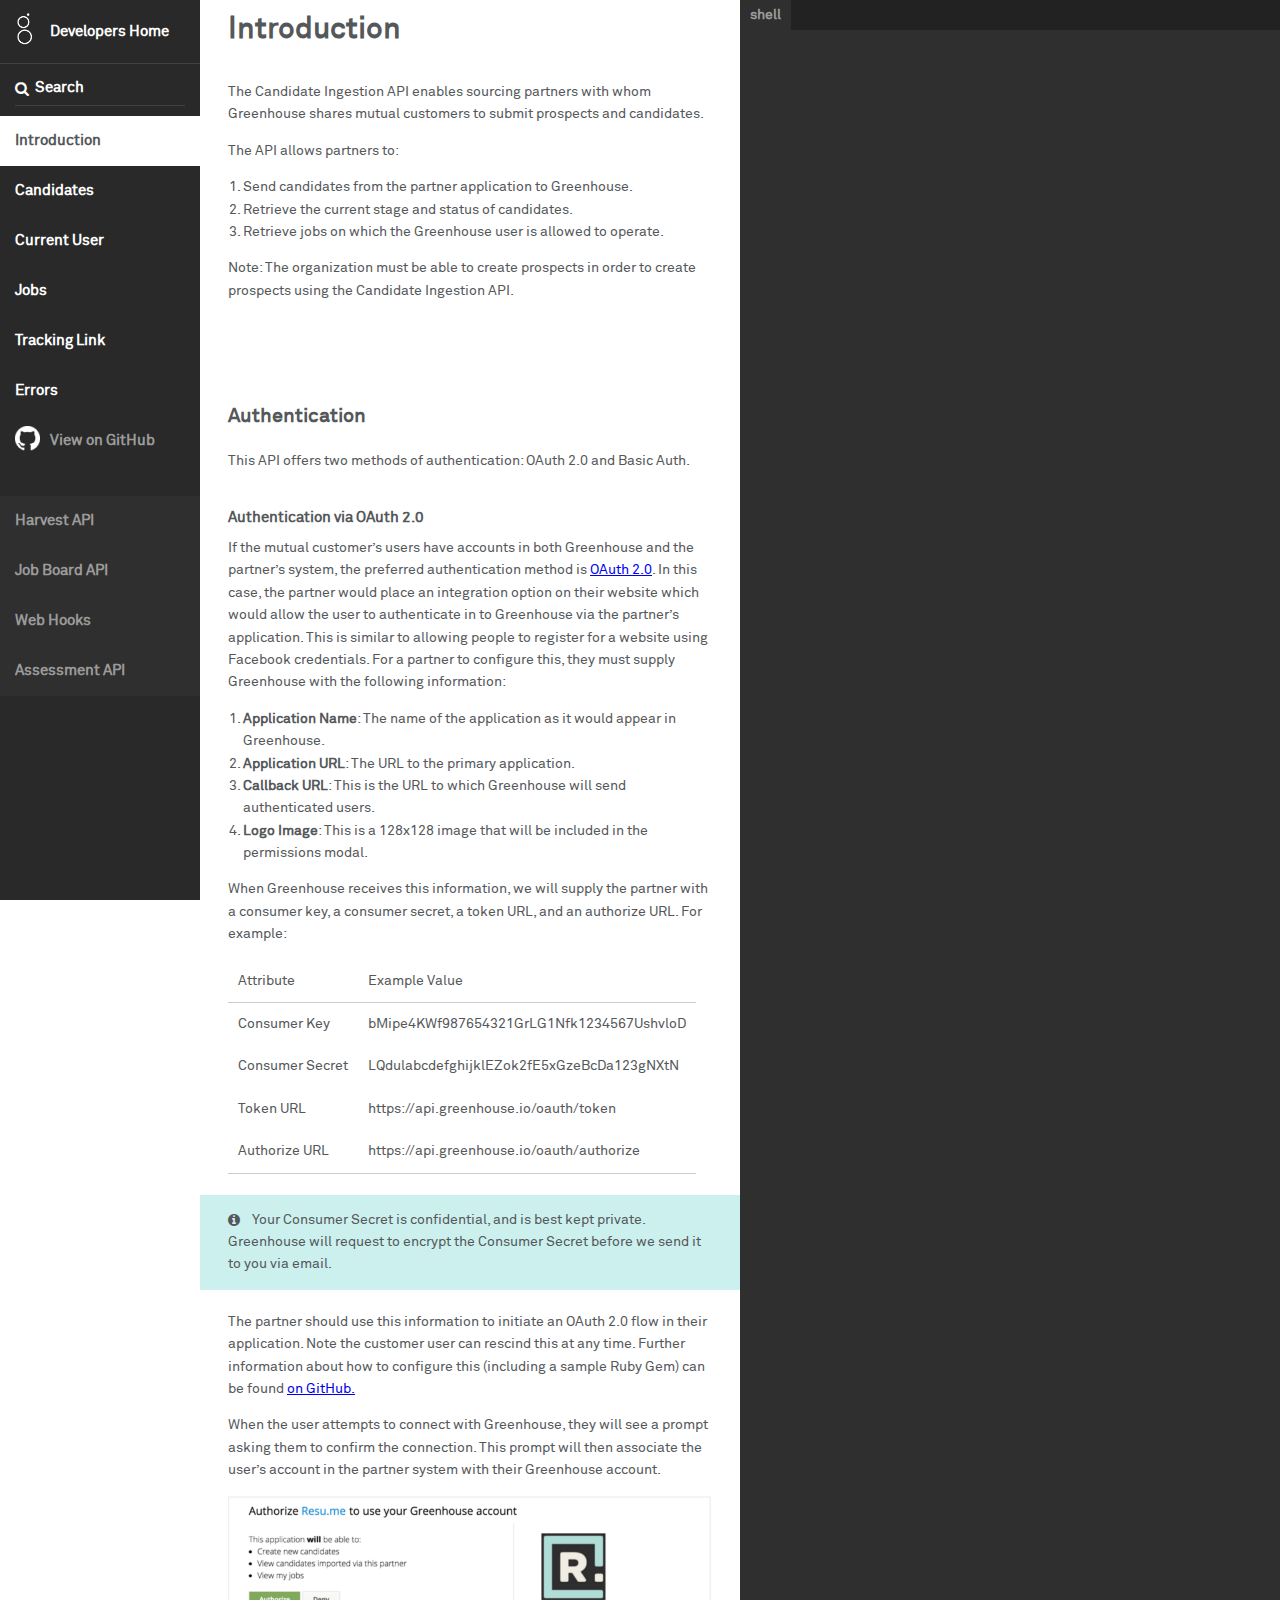
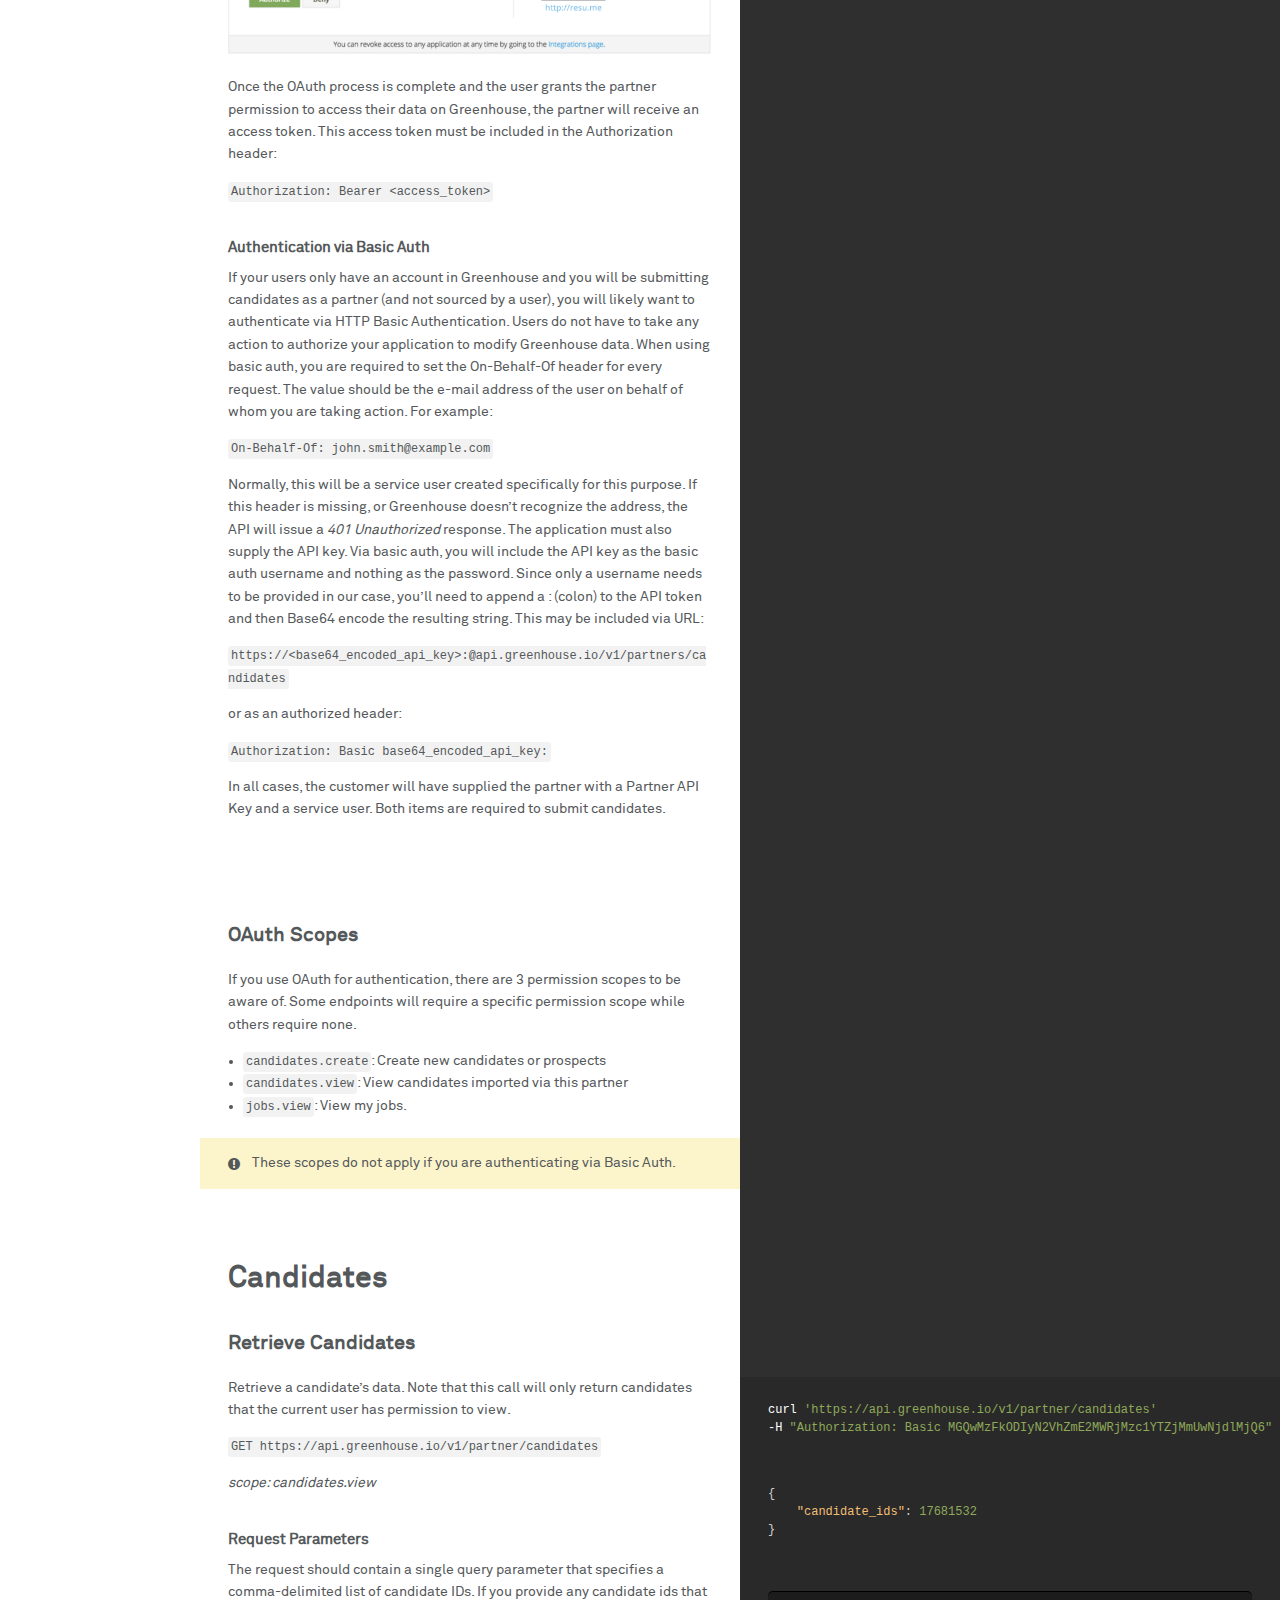
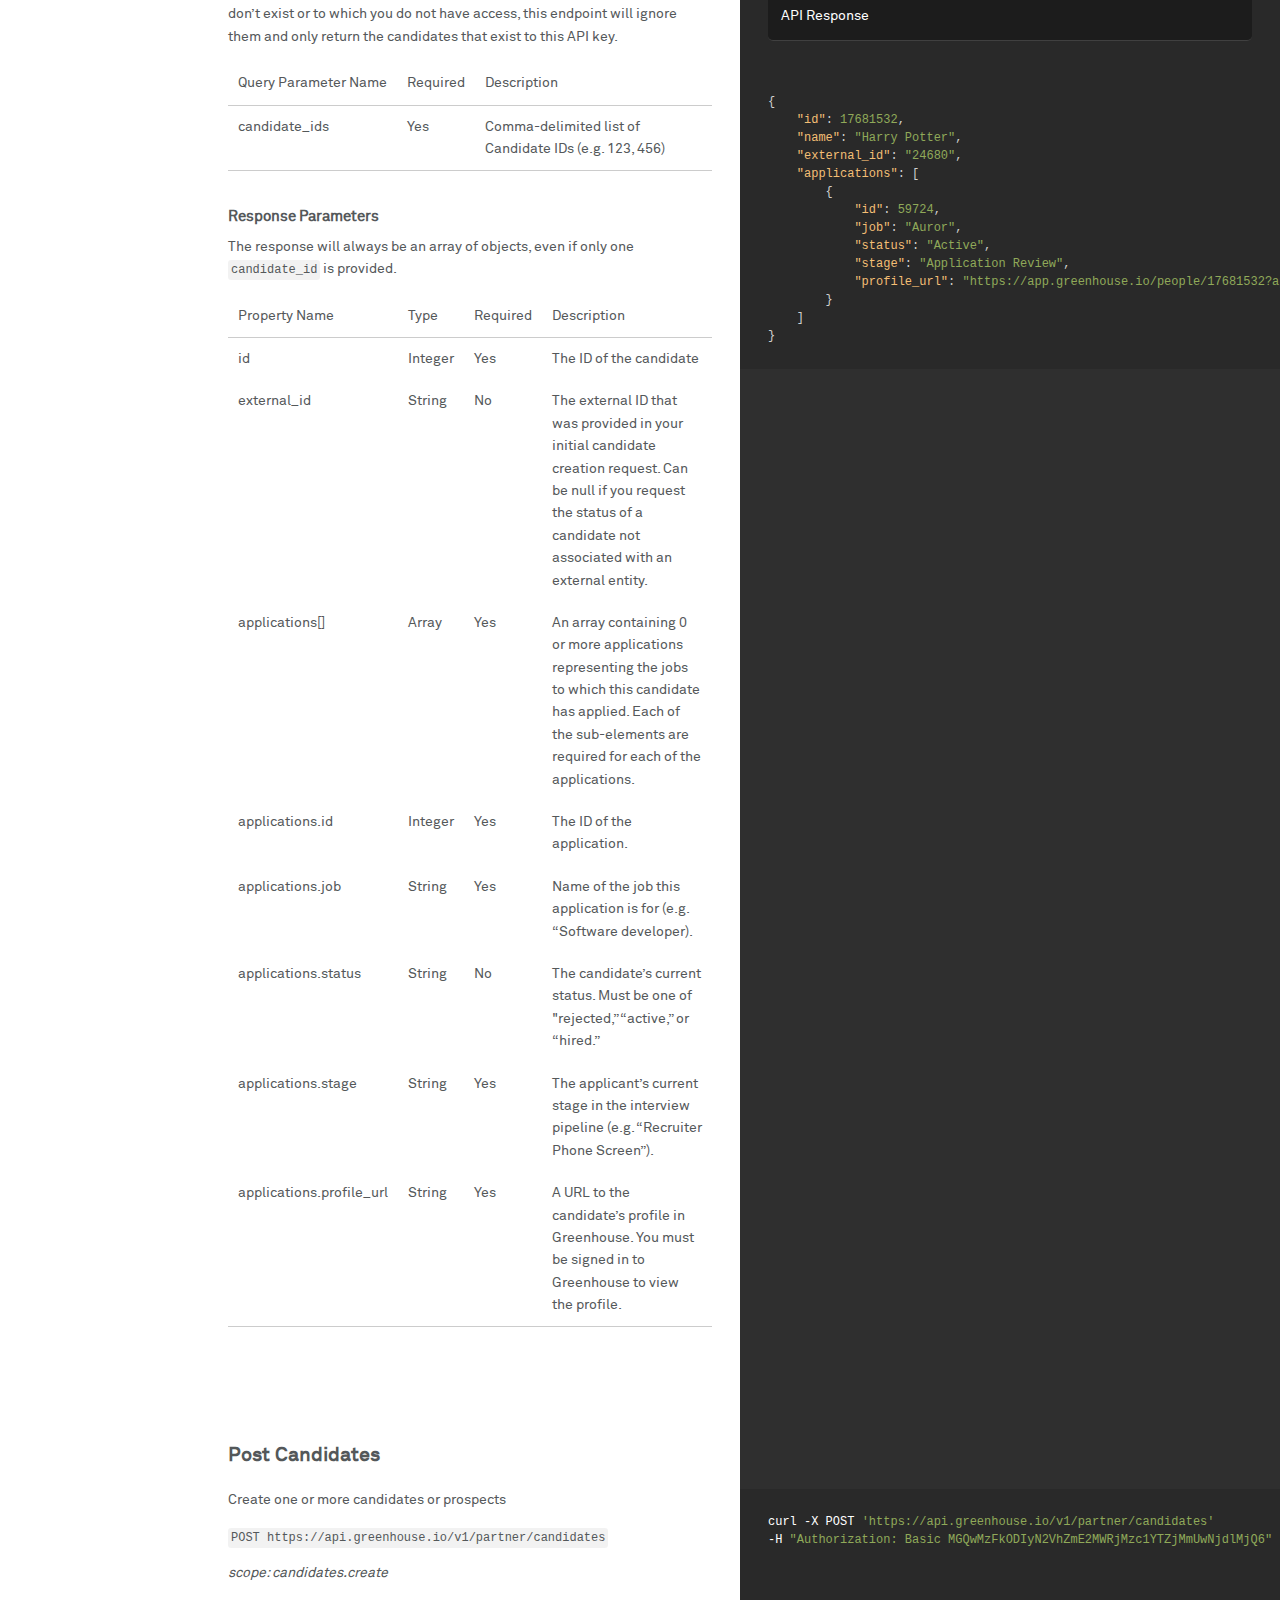
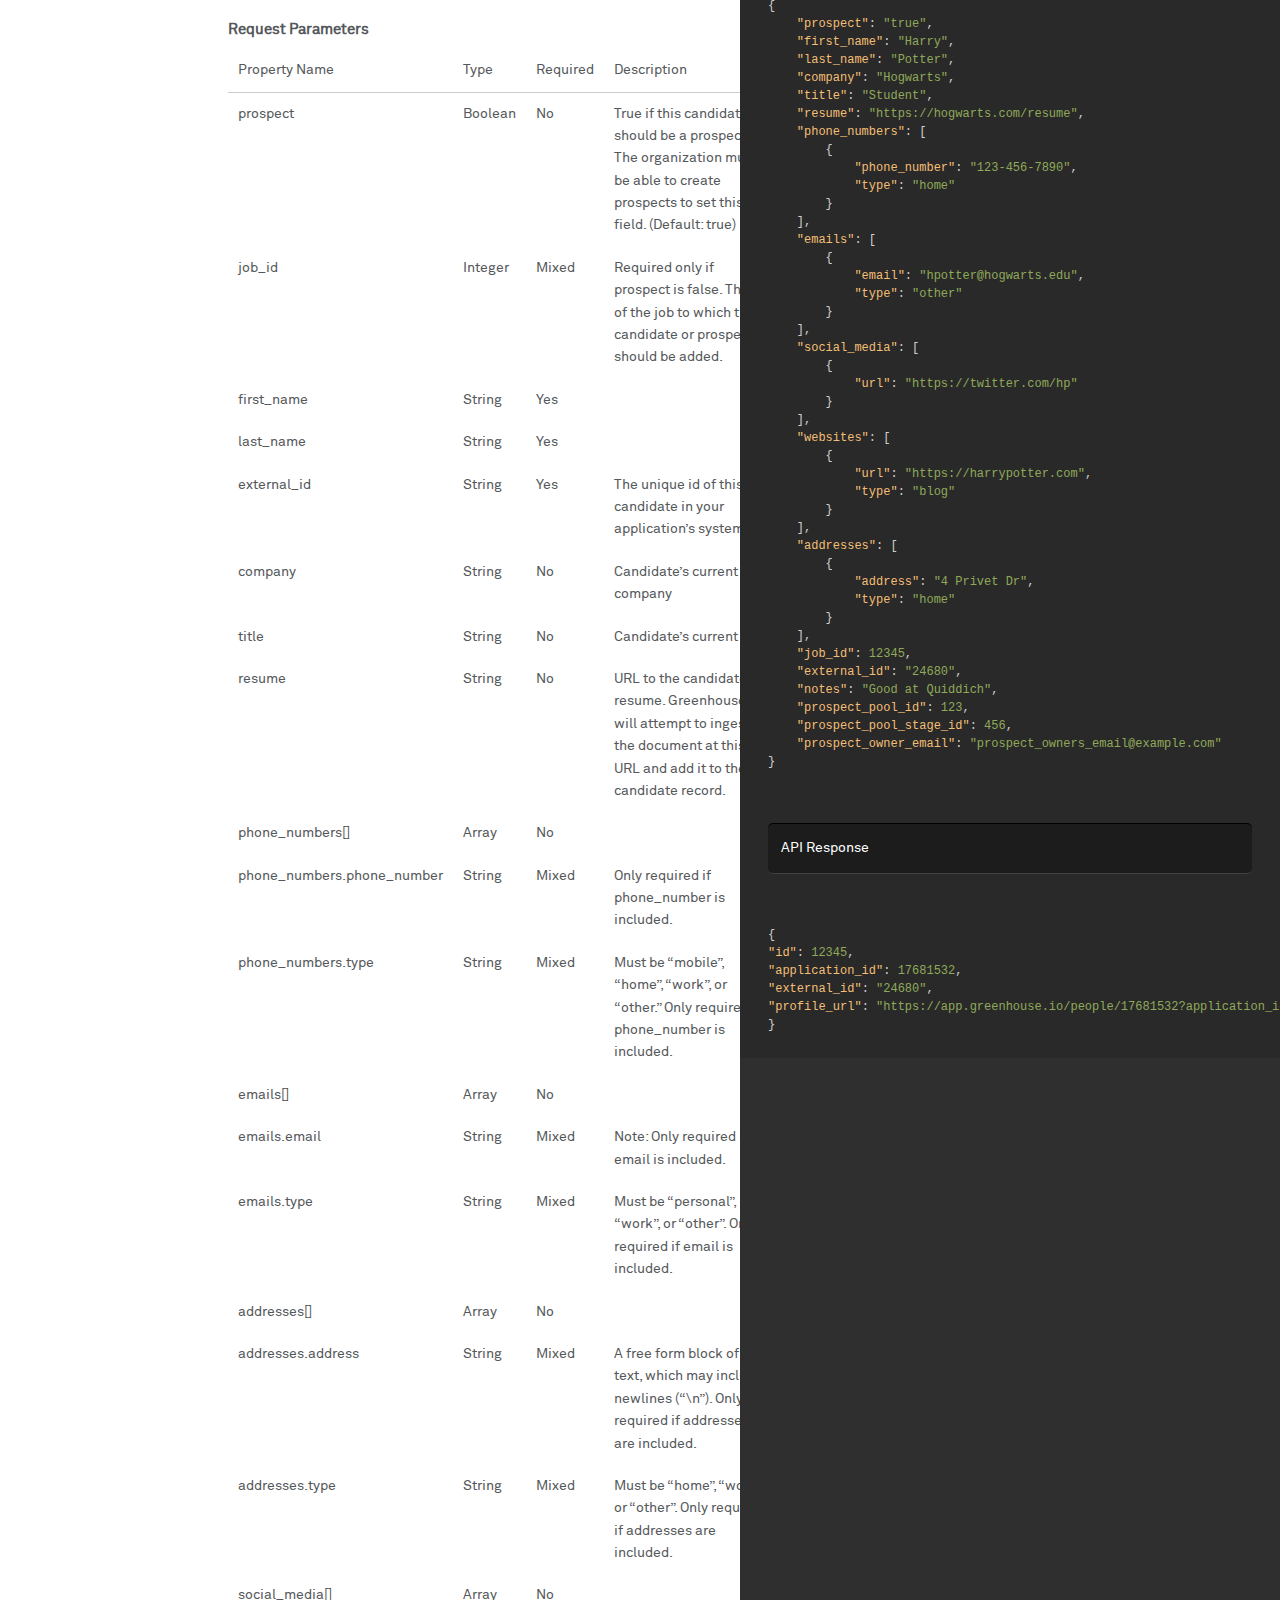
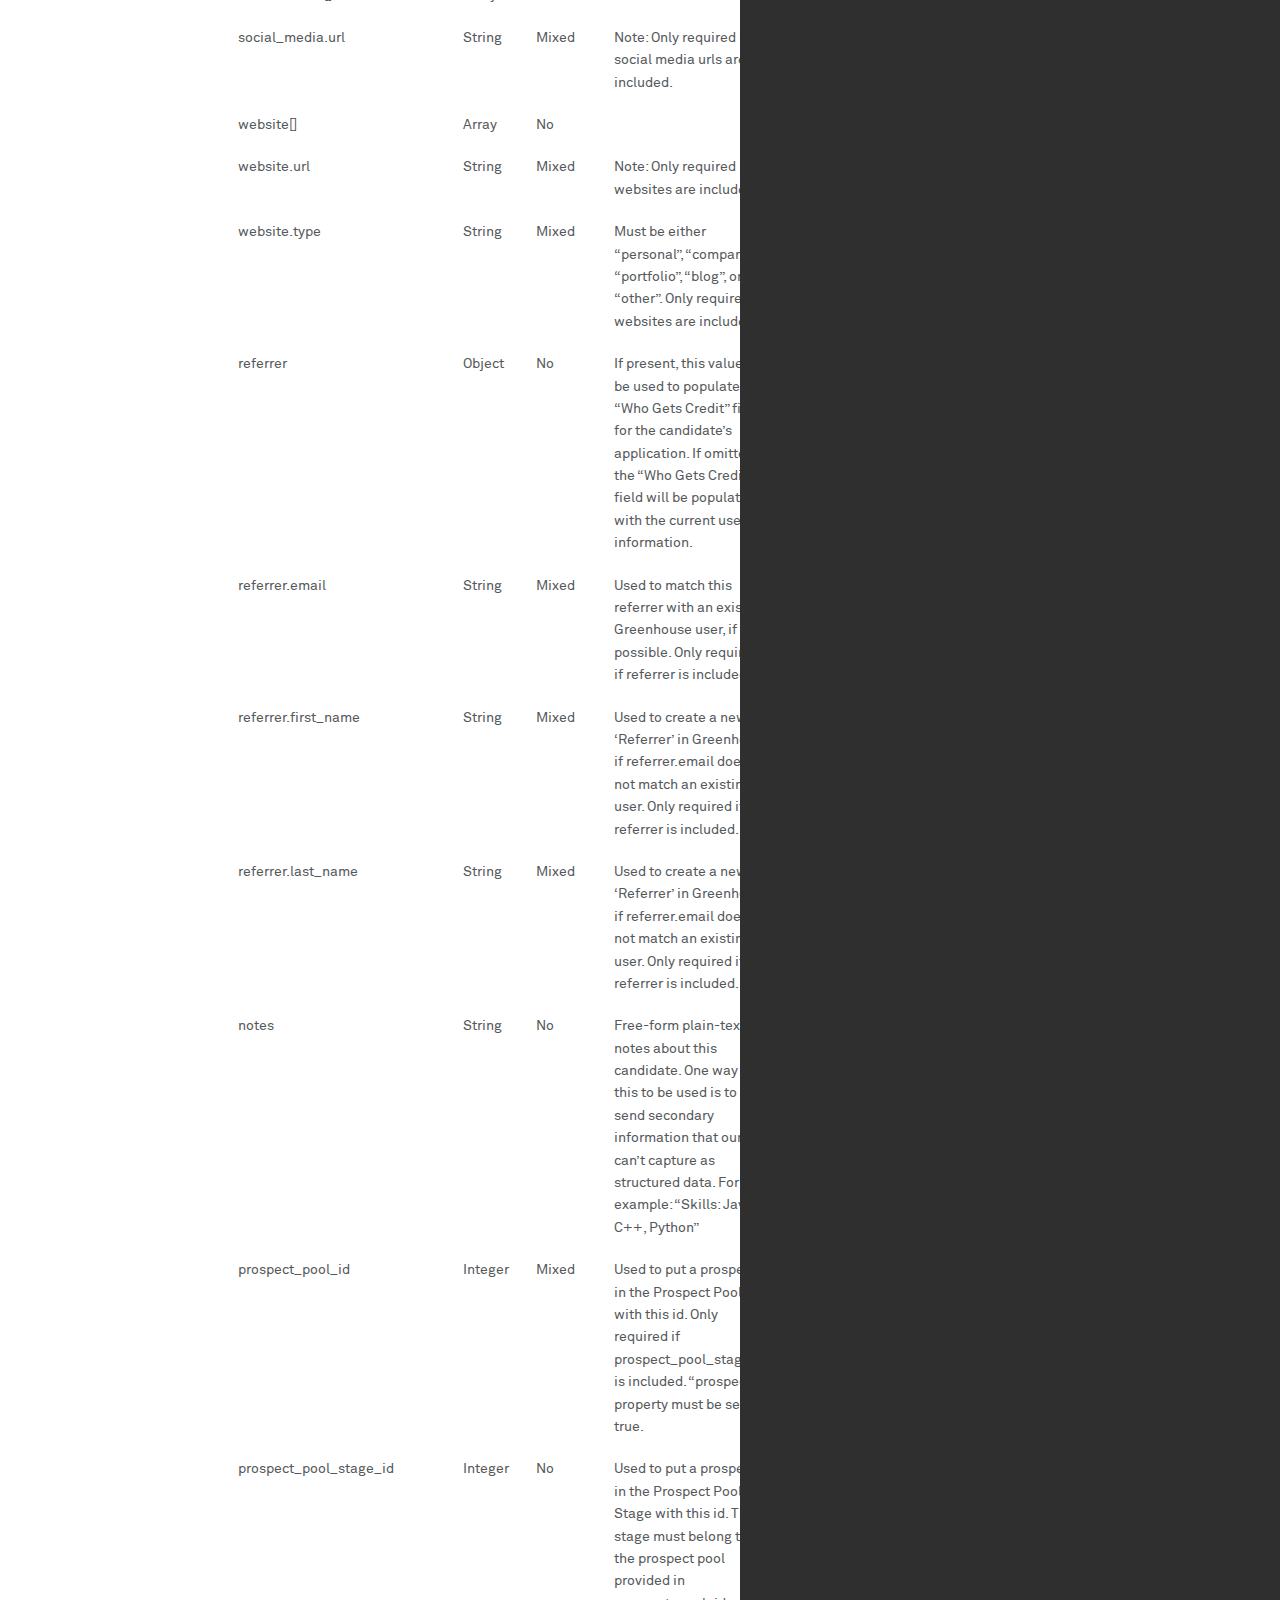
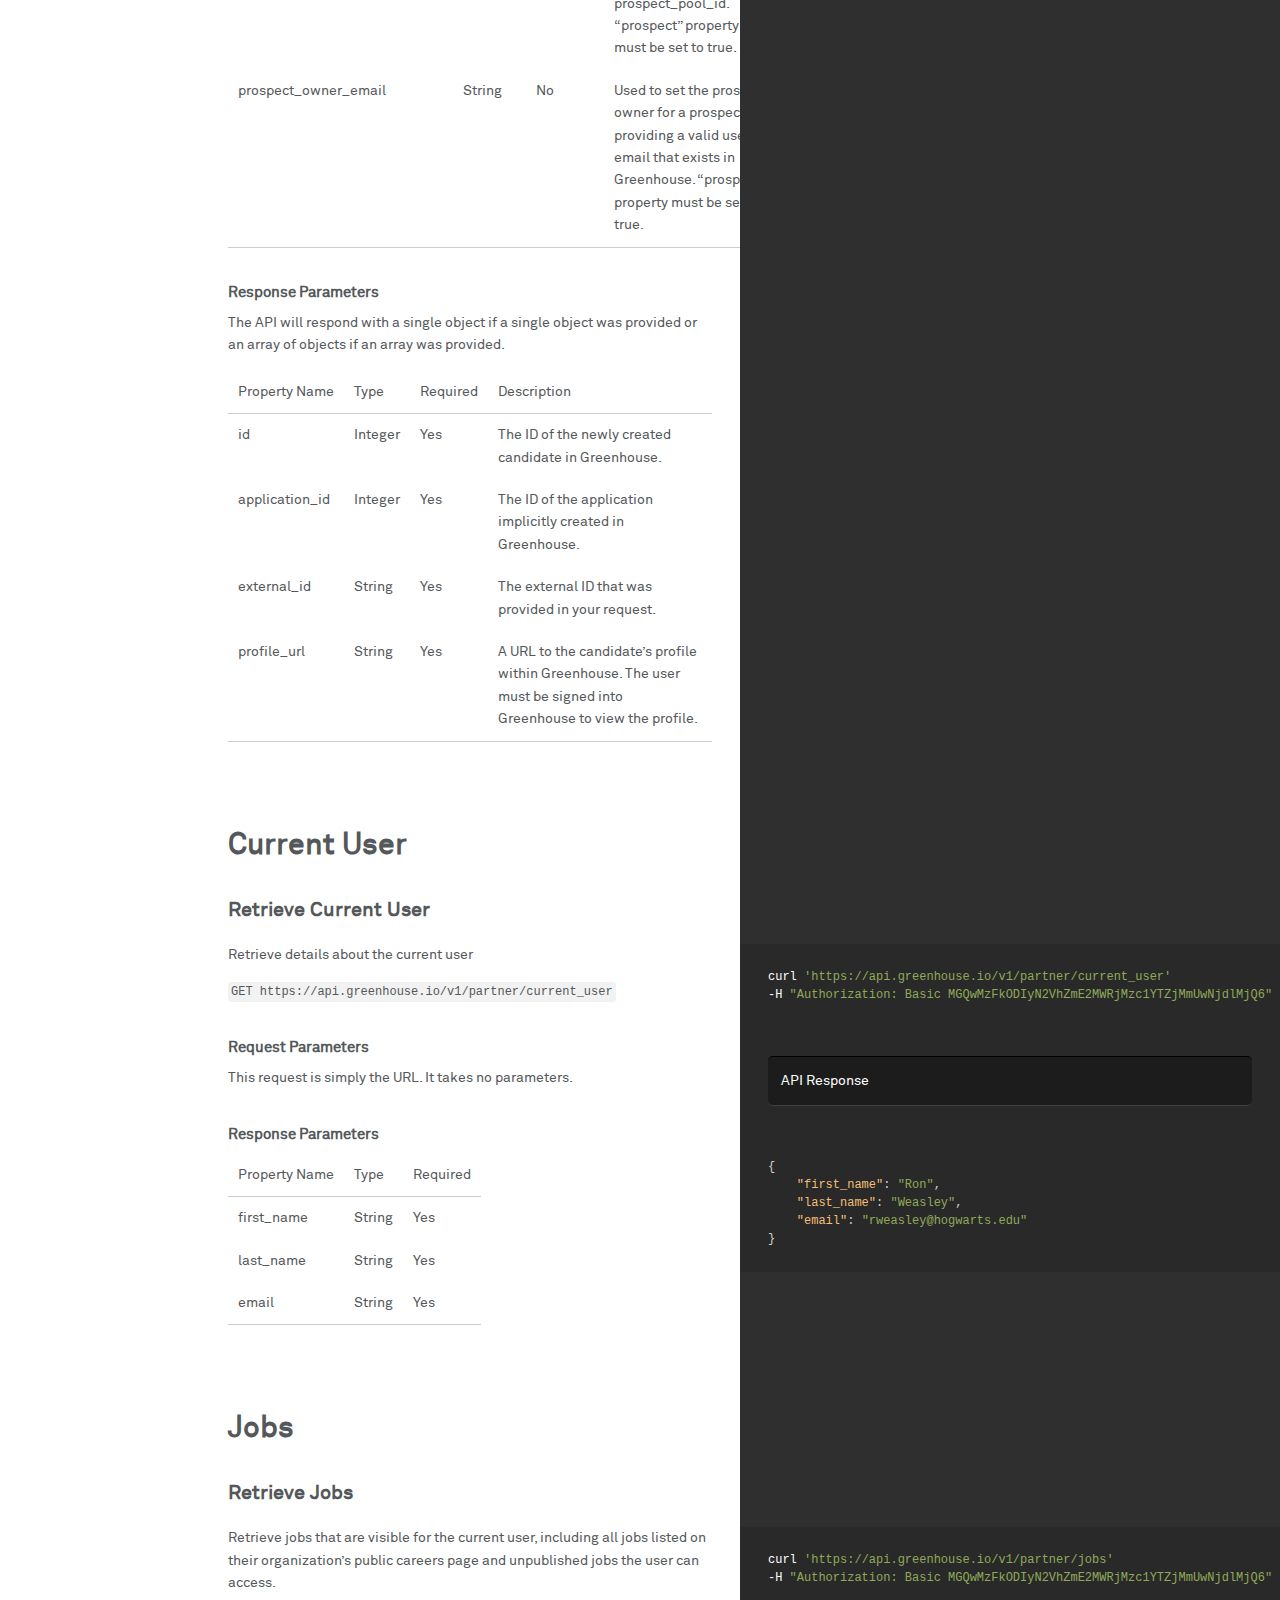
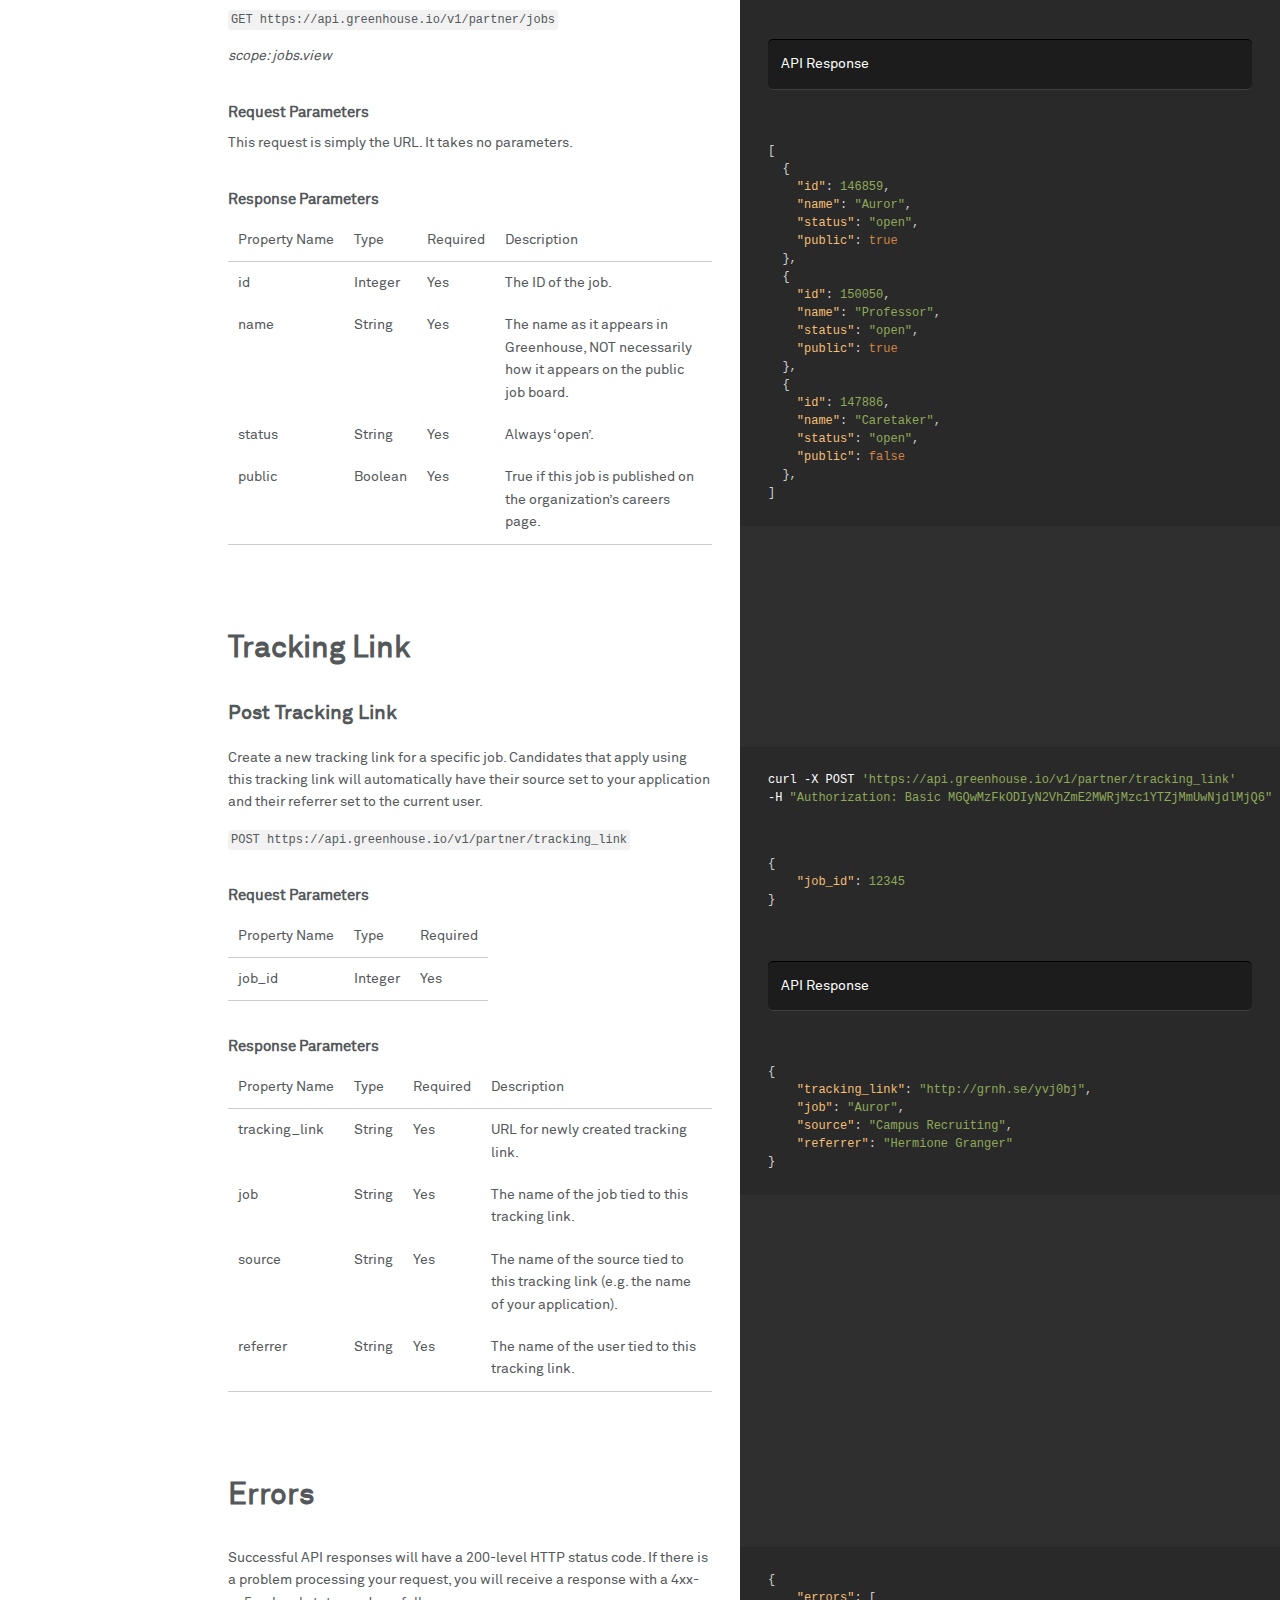
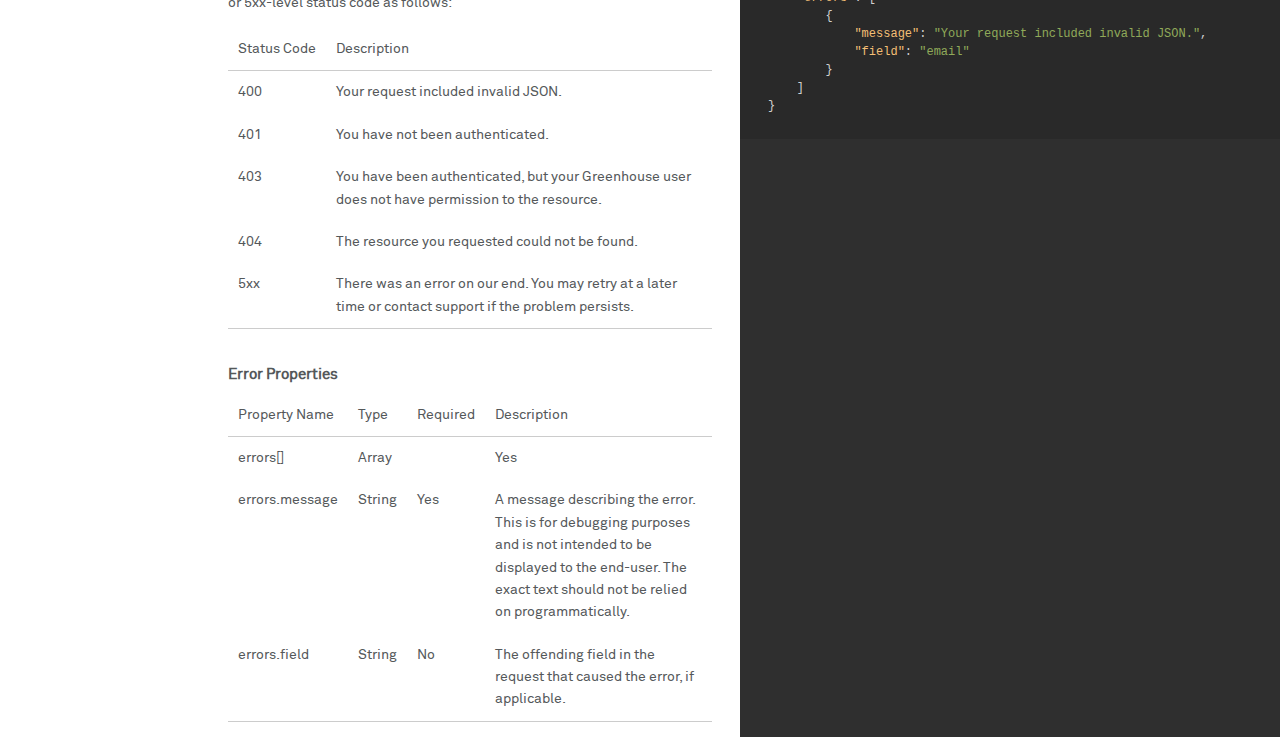
<file: candidate-ingestion.html>
<!doctype html>
<html>
  <head>
    <meta charset="utf-8">
    <meta content="IE=edge,chrome=1" http-equiv="X-UA-Compatible">
    <meta name="viewport" content="width=device-width, initial-scale=1, maximum-scale=1">
    <link rel="apple-touch-icon" sizes="57x57" href="/images/favicons/apple-touch-icon-57x57.png">
<link rel="apple-touch-icon" sizes="60x60" href="/images/favicons/apple-touch-icon-60x60.png">
<link rel="apple-touch-icon" sizes="72x72" href="/images/favicons/apple-touch-icon-72x72.png">
<link rel="apple-touch-icon" sizes="76x76" href="/images/favicons/apple-touch-icon-76x76.png">
<link rel="apple-touch-icon" sizes="114x114" href="/images/favicons/apple-touch-icon-114x114.png">
<link rel="apple-touch-icon" sizes="120x120" href="/images/favicons/apple-touch-icon-120x120.png">
<link rel="apple-touch-icon" sizes="144x144" href="/images/favicons/apple-touch-icon-144x144.png">
<link rel="icon" type="image/png" href="/images/favicons/favicon-32x32.png" sizes="32x32">
<link rel="icon" type="image/png" href="/images/favicons/favicon-96x96.png" sizes="96x96">
<link rel="icon" type="image/png" href="/images/favicons/favicon-16x16.png" sizes="16x16">
<link rel="manifest" href="/images/favicons/manifest.json">
<link rel="mask-icon" href="/images/favicons/safari-pinned-tab.svg" color="#00b2a9">
<meta name="msapplication-TileColor" content="#da532c">
<meta name="msapplication-TileImage" content="/images/favicons/mstile-144x144.png">
<meta name="theme-color" content="#00b2a9">
    <title>Candidate Ingestion API | Greenhouse</title>

    <link href="stylesheets/print.css" rel="stylesheet" type="text/css" media="print" />
    <link href="stylesheets/screen_candidate-ingestion.css" rel="stylesheet" type="text/css" media="screen" />

    <script src="https://ajax.googleapis.com/ajax/libs/jquery/2.1.3/jquery.min.js"></script>
      <script src="javascripts/all.js" type="text/javascript"></script>

      <script>
        $(function() {
          setupLanguages(["shell"]);
        });
      </script>

    <script type="text/javascript">
!function(){var analytics=window.analytics=window.analytics||[];if(!analytics.initialize)if(analytics.invoked)window.console&&console.error&&console.error("Segment snippet included twice.");else{analytics.invoked=!0;analytics.methods=["trackSubmit","trackClick","trackLink","trackForm","pageview","identify","reset","group","track","ready","alias","page","once","off","on"];analytics.factory=function(t){return function(){var e=Array.prototype.slice.call(arguments);e.unshift(t);analytics.push(e);return analytics}};for(var t=0;t<analytics.methods.length;t++){var e=analytics.methods[t];analytics[e]=analytics.factory(e)}analytics.load=function(t){var e=document.createElement("script");e.type="text/javascript";e.async=!0;e.src=("https:"===document.location.protocol?"https://":"http://")+"cdn.segment.com/analytics.js/v1/"+t+"/analytics.min.js";var n=document.getElementsByTagName("script")[0];n.parentNode.insertBefore(e,n)};analytics.SNIPPET_VERSION="3.1.0";
analytics.load("2q7wwCrJormvWKrplqZYR2gXyxLK5Uhx");
analytics.page()
}}();
</script>
  </head>

  <body class="candidate-ingestion">
    <a href="#" id="nav-button">
      <span>
        NAV
        <img src="images/navbar.png" />
      </span>
    </a>
    <div class="tocify-wrapper">
      <a href="/" class="nav-home-link">
        <div class="nav-home">
          <img src="images/logo.png" />
          <span>Developers Home</span>
        </div>
      </a>
        <div class="lang-selector">
              <a href="#" data-language-name="shell">shell</a>
        </div>
        <div class="search">
          <input type="text" class="search" id="input-search" placeholder="Search">
        </div>
        <ul class="search-results"></ul>
      <div id="toc">
      </div>
      <ul class="toc-appendage">
        <li id="github_link"><a href="https://github.com/grnhse/greenhouse-api-docs/tree/master/source/includes/candidate-ingestion" title="View on Github" target="_blank">View on GitHub</a></li>
      </ul>
        <ul class="toc-footer">
            <li><a href="/harvest.html" title="Harvest API">Harvest API</a></li>
            <li><a href="/job-board.html" title="Job Board API">Job Board API</a></li>
            <li><a href='/webhooks.html' title="Web Hooks">Web Hooks</a></li>
            <li><a href='/assessment.html' title="Assessment">Assessment API</a></li>
        </ul>
    </div>
    <div class="page-wrapper">
      <div class="dark-box"></div>
      <div class="content">
        
          <h1 id="introduction">Introduction</h1>

<p>The Candidate Ingestion API enables sourcing partners with whom Greenhouse shares mutual customers to submit prospects and candidates.</p>

<p>The API allows partners to:</p>

<ol>
<li>Send candidates from the partner application to Greenhouse.</li>
<li>Retrieve the current stage and status of candidates.</li>
<li>Retrieve jobs on which the Greenhouse user is allowed to operate.</li>
</ol>

<p>Note: The organization must be able to create prospects in order to create prospects using the Candidate Ingestion API.</p>

<h2 id="authentication">Authentication</h2>

<p>This API offers two methods of authentication: OAuth 2.0 and Basic Auth.</p>

<h3 id="authentication-via-oauth-2-0">Authentication via OAuth 2.0</h3>

<p>If the mutual customer’s users have accounts in both Greenhouse and the partner’s system, the preferred authentication method is <a href="https://tools.ietf.org/html/rfc6749">OAuth 2.0</a>. In this case, the partner would place an integration option on their website which would allow the user to authenticate in to Greenhouse via the partner’s application. This is similar to allowing people to register for a website using Facebook credentials. For a partner to configure this, they must supply Greenhouse with the following information:</p>

<ol>
<li><strong>Application Name</strong>: The name of the application as it would appear in Greenhouse.</li>
<li><strong>Application URL</strong>: The URL to the primary application.</li>
<li><strong>Callback URL</strong>: This is the URL to which Greenhouse will send
authenticated users.</li>
<li><strong>Logo Image</strong>: This is a 128x128 image that will be included in the
permissions modal.</li>
</ol>

<p>When Greenhouse receives this information, we will supply the partner with a consumer key, a consumer secret, a token URL, and an authorize URL. For example:</p>

<table><thead>
<tr>
<td>Attribute</td><td>Example Value</td></tr>
</thead><tbody>
<tr>
<td>Consumer Key</td><td>bMipe4KWf987654321GrLG1Nfk1234567UshvloD</td></tr>
<tr>
<td>Consumer Secret</td><td>LQdulabcdefghijklEZok2fE5xGzeBcDa123gNXtN</td></tr>
<tr>
<td>Token URL</td><td>https://api.greenhouse.io/oauth/token</td></tr>
<tr>
<td>Authorize URL</td><td>https://api.greenhouse.io/oauth/authorize</td></tr>
</tbody></table>

<aside class="notice">
Your Consumer Secret is confidential, and is best kept private. Greenhouse will request to encrypt the Consumer Secret before we send it to you via email. 
</aside>

<p>The partner should use this information to initiate an OAuth 2.0 flow in their application. Note the customer user can rescind this at any time. Further information about how to configure this (including a sample Ruby Gem) can be found <a href="https://github.com/grnhse/omniauth-greenhouse">on GitHub.</a></p>

<p>When the user attempts to connect with Greenhouse, they will see a prompt asking them to confirm the connection. This prompt will then associate the user’s account in the partner system with their Greenhouse account.</p>

<p><img src="/images/prompt.png" alt= "Prompt Image" max-width></p>

<p>Once the OAuth process is complete and the user grants the partner permission to access their data on Greenhouse, the partner will receive an access token.  This access token must be included in the Authorization header:</p>

<p><code class="prettyprint">Authorization: Bearer &lt;access_token&gt;</code></p>

<h3 id="authentication-via-basic-auth">Authentication via Basic Auth</h3>

<p>If your users only have an account in Greenhouse and you will be submitting candidates as a partner (and not sourced by a user), you will likely want to authenticate via HTTP Basic Authentication. Users do not have to take any action to authorize your application to modify Greenhouse data. When using basic auth, you are required to set the On-Behalf-Of header for every request. The value should be the e-mail address of the user on behalf of whom you are taking action. For example:</p>

<p><code class="prettyprint">On-Behalf-Of: john.smith@example.com</code></p>

<p>Normally, this will be a service user created specifically for this purpose. If this header is missing, or Greenhouse doesn’t recognize the address, the API will issue a <em>401 Unauthorized</em> response. The application must also supply the API key. Via basic auth, you will include the API key as the basic auth username and nothing as the password. Since only a username needs to be provided in our case, you’ll need to append a : (colon) to the API token and then Base64 encode the resulting string. This may be included via URL:</p>

<p><code class="prettyprint">https://&lt;base64_encoded_api_key&gt;:@api.greenhouse.io/v1/partners/candidates</code></p>

<p>or as an authorized header:</p>

<p><code class="prettyprint">Authorization: Basic base64_encoded_api_key:</code></p>

<p>In all cases, the customer will have supplied the partner with a Partner API Key and a service user. Both items are required to submit candidates.</p>

<h2 id="oauth-scopes">OAuth Scopes</h2>

<p>If you use OAuth for authentication, there are 3 permission scopes to be aware of. Some endpoints will require a specific permission scope while others require none.</p>

<ul>
<li><code class="prettyprint">candidates.create</code>: Create new candidates or prospects</li>
<li><code class="prettyprint">candidates.view</code>: View candidates imported via this partner</li>
<li><code class="prettyprint">jobs.view</code>: View my jobs.</li>
</ul>

<aside class="warning">
These scopes do not apply if you are authenticating via Basic Auth.
</aside>

          <h1 id="candidates">Candidates</h1>

<h2 id="retrieve-candidates">Retrieve Candidates</h2>
<pre class="highlight shell"><code>curl <span class="s1">'https://api.greenhouse.io/v1/partner/candidates'</span>
-H <span class="s2">"Authorization: Basic MGQwMzFkODIyN2VhZmE2MWRjMzc1YTZjMmUwNjdlMjQ6"</span>
</code></pre>
<pre class="highlight json"><code><span class="p">{</span><span class="w">
    </span><span class="nt">"candidate_ids"</span><span class="p">:</span><span class="w"> </span><span class="mi">17681532</span><span class="w">
</span><span class="p">}</span><span class="w">
</span></code></pre>

<blockquote>
<p>API Response</p>
</blockquote>
<pre class="highlight json"><code><span class="p">{</span><span class="w">
    </span><span class="nt">"id"</span><span class="p">:</span><span class="w"> </span><span class="mi">17681532</span><span class="p">,</span><span class="w">
    </span><span class="nt">"name"</span><span class="p">:</span><span class="w"> </span><span class="s2">"Harry Potter"</span><span class="p">,</span><span class="w">
    </span><span class="nt">"external_id"</span><span class="p">:</span><span class="w"> </span><span class="s2">"24680"</span><span class="p">,</span><span class="w">
    </span><span class="nt">"applications"</span><span class="p">:</span><span class="w"> </span><span class="p">[</span><span class="w">
        </span><span class="p">{</span><span class="w">
            </span><span class="nt">"id"</span><span class="p">:</span><span class="w"> </span><span class="mi">59724</span><span class="p">,</span><span class="w">
            </span><span class="nt">"job"</span><span class="p">:</span><span class="w"> </span><span class="s2">"Auror"</span><span class="p">,</span><span class="w">
            </span><span class="nt">"status"</span><span class="p">:</span><span class="w"> </span><span class="s2">"Active"</span><span class="p">,</span><span class="w">
            </span><span class="nt">"stage"</span><span class="p">:</span><span class="w"> </span><span class="s2">"Application Review"</span><span class="p">,</span><span class="w">
            </span><span class="nt">"profile_url"</span><span class="p">:</span><span class="w"> </span><span class="s2">"https://app.greenhouse.io/people/17681532?application_id=26234709"</span><span class="w">
        </span><span class="p">}</span><span class="w">
    </span><span class="p">]</span><span class="w">
</span><span class="p">}</span><span class="w">
</span></code></pre>

<p>Retrieve a candidate&rsquo;s data. Note that this call will only return candidates that the current user has permission to view.</p>

<p><code class="prettyprint">GET https://api.greenhouse.io/v1/partner/candidates</code></p>

<p><em>scope: candidates.view</em></p>

<h3 id="request-parameters">Request Parameters</h3>

<p>The request should contain a single query parameter that specifies a comma-delimited list of candidate IDs. If you provide any candidate ids that don&rsquo;t exist or to which you do not have access, this endpoint will ignore them and only return the candidates that exist to this API key.</p>

<table><thead>
<tr>
<td>Query Parameter Name</td><td>Required</td><td>Description</td></tr>
</thead><tbody>
<tr>
<td>candidate_ids</td><td>Yes</td><td>Comma-delimited list of Candidate IDs (e.g. 123, 456)</td></tr>
</tbody></table>

<h3 id="response-parameters">Response Parameters</h3>

<p>The response will always be an array of objects, even if only one <code class="prettyprint">candidate_id</code> is provided.</p>

<table><thead>
<tr>
<td>Property Name</td><td>Type</td><td>Required</td><td>Description</td></tr>
</thead><tbody>
<tr>
<td>id</td><td>Integer</td><td>Yes</td><td>The ID of the candidate</td></tr>
<tr>
<td>external_id</td><td>String</td><td>No</td><td>The external ID that was provided in your initial candidate creation request. Can be null if you request the status of a candidate not associated with an external entity.</td></tr>
<tr>
<td>applications[]</td><td>Array</td><td>Yes</td><td>An array containing 0 or more applications representing the jobs to which this candidate has applied. Each of the sub-elements are required for each of the applications.</td></tr>
<tr>
<td>applications.id</td><td>Integer</td><td>Yes</td><td>The ID of the application.</td></tr>
<tr>
<td>applications.job</td><td>String</td><td>Yes</td><td>Name of the job this application is for (e.g. &ldquo;Software developer).</td></tr>
<tr>
<td>applications.status</td><td>String</td><td>No</td><td>The candidate’s current status. Must be one of &quot;rejected,&rdquo; &ldquo;active,&rdquo; or &ldquo;hired.&rdquo;</td></tr>
<tr>
<td>applications.stage</td><td>String</td><td>Yes</td><td>The applicant’s current stage in the interview pipeline (e.g. &ldquo;Recruiter Phone Screen&rdquo;).</td></tr>
<tr>
<td>applications.profile_url</td><td>String</td><td>Yes</td><td>A URL to the candidate’s profile in Greenhouse. You must be signed in to Greenhouse to view the profile.</td></tr>
</tbody></table>

<h2 id="post-candidates">Post Candidates</h2>
<pre class="highlight shell"><code>curl -X POST <span class="s1">'https://api.greenhouse.io/v1/partner/candidates'</span>
-H <span class="s2">"Authorization: Basic MGQwMzFkODIyN2VhZmE2MWRjMzc1YTZjMmUwNjdlMjQ6"</span>
</code></pre>
<pre class="highlight json"><code><span class="p">{</span><span class="w">
    </span><span class="nt">"prospect"</span><span class="p">:</span><span class="w"> </span><span class="s2">"true"</span><span class="p">,</span><span class="w">
    </span><span class="nt">"first_name"</span><span class="p">:</span><span class="w"> </span><span class="s2">"Harry"</span><span class="p">,</span><span class="w">
    </span><span class="nt">"last_name"</span><span class="p">:</span><span class="w"> </span><span class="s2">"Potter"</span><span class="p">,</span><span class="w">
    </span><span class="nt">"company"</span><span class="p">:</span><span class="w"> </span><span class="s2">"Hogwarts"</span><span class="p">,</span><span class="w">
    </span><span class="nt">"title"</span><span class="p">:</span><span class="w"> </span><span class="s2">"Student"</span><span class="p">,</span><span class="w">
    </span><span class="nt">"resume"</span><span class="p">:</span><span class="w"> </span><span class="s2">"https://hogwarts.com/resume"</span><span class="p">,</span><span class="w">
    </span><span class="nt">"phone_numbers"</span><span class="p">:</span><span class="w"> </span><span class="p">[</span><span class="w">
        </span><span class="p">{</span><span class="w">
            </span><span class="nt">"phone_number"</span><span class="p">:</span><span class="w"> </span><span class="s2">"123-456-7890"</span><span class="p">,</span><span class="w">
            </span><span class="nt">"type"</span><span class="p">:</span><span class="w"> </span><span class="s2">"home"</span><span class="w">
        </span><span class="p">}</span><span class="w">
    </span><span class="p">],</span><span class="w">
    </span><span class="nt">"emails"</span><span class="p">:</span><span class="w"> </span><span class="p">[</span><span class="w">
        </span><span class="p">{</span><span class="w">
            </span><span class="nt">"email"</span><span class="p">:</span><span class="w"> </span><span class="s2">"hpotter@hogwarts.edu"</span><span class="p">,</span><span class="w">
            </span><span class="nt">"type"</span><span class="p">:</span><span class="w"> </span><span class="s2">"other"</span><span class="w">
        </span><span class="p">}</span><span class="w">
    </span><span class="p">],</span><span class="w">
    </span><span class="nt">"social_media"</span><span class="p">:</span><span class="w"> </span><span class="p">[</span><span class="w">
        </span><span class="p">{</span><span class="w">
            </span><span class="nt">"url"</span><span class="p">:</span><span class="w"> </span><span class="s2">"https://twitter.com/hp"</span><span class="w">
        </span><span class="p">}</span><span class="w">
    </span><span class="p">],</span><span class="w">
    </span><span class="nt">"websites"</span><span class="p">:</span><span class="w"> </span><span class="p">[</span><span class="w">
        </span><span class="p">{</span><span class="w">
            </span><span class="nt">"url"</span><span class="p">:</span><span class="w"> </span><span class="s2">"https://harrypotter.com"</span><span class="p">,</span><span class="w">
            </span><span class="nt">"type"</span><span class="p">:</span><span class="w"> </span><span class="s2">"blog"</span><span class="w">
        </span><span class="p">}</span><span class="w">
    </span><span class="p">],</span><span class="w">
    </span><span class="nt">"addresses"</span><span class="p">:</span><span class="w"> </span><span class="p">[</span><span class="w">
        </span><span class="p">{</span><span class="w">
            </span><span class="nt">"address"</span><span class="p">:</span><span class="w"> </span><span class="s2">"4 Privet Dr"</span><span class="p">,</span><span class="w">
            </span><span class="nt">"type"</span><span class="p">:</span><span class="w"> </span><span class="s2">"home"</span><span class="w">
        </span><span class="p">}</span><span class="w">
    </span><span class="p">],</span><span class="w">
    </span><span class="nt">"job_id"</span><span class="p">:</span><span class="w"> </span><span class="mi">12345</span><span class="p">,</span><span class="w">
    </span><span class="nt">"external_id"</span><span class="p">:</span><span class="w"> </span><span class="s2">"24680"</span><span class="p">,</span><span class="w">
    </span><span class="nt">"notes"</span><span class="p">:</span><span class="w"> </span><span class="s2">"Good at Quiddich"</span><span class="p">,</span><span class="w">
    </span><span class="nt">"prospect_pool_id"</span><span class="p">:</span><span class="w"> </span><span class="mi">123</span><span class="p">,</span><span class="w">
    </span><span class="nt">"prospect_pool_stage_id"</span><span class="p">:</span><span class="w"> </span><span class="mi">456</span><span class="p">,</span><span class="w">
    </span><span class="nt">"prospect_owner_email"</span><span class="p">:</span><span class="w"> </span><span class="s2">"prospect_owners_email@example.com"</span><span class="w">
</span><span class="p">}</span><span class="w">
</span></code></pre>

<blockquote>
<p>API Response</p>
</blockquote>
<pre class="highlight json"><code><span class="p">{</span><span class="w">
</span><span class="nt">"id"</span><span class="p">:</span><span class="w"> </span><span class="mi">12345</span><span class="p">,</span><span class="w">
</span><span class="nt">"application_id"</span><span class="p">:</span><span class="w"> </span><span class="mi">17681532</span><span class="p">,</span><span class="w">
</span><span class="nt">"external_id"</span><span class="p">:</span><span class="w"> </span><span class="s2">"24680"</span><span class="p">,</span><span class="w">
</span><span class="nt">"profile_url"</span><span class="p">:</span><span class="w"> </span><span class="s2">"https://app.greenhouse.io/people/17681532?application_id=26234709"</span><span class="w">
</span><span class="p">}</span><span class="w">
</span></code></pre>

<p>Create one or more candidates or prospects</p>

<p><code class="prettyprint">POST https://api.greenhouse.io/v1/partner/candidates</code></p>

<p><em>scope: candidates.create</em></p>

<h3 id="request-parameters">Request Parameters</h3>

<table><thead>
<tr>
<td>Property Name</td><td>Type</td><td>Required</td><td>Description</td></tr>
</thead><tbody>
<tr>
<td>prospect</td><td>Boolean</td><td>No</td><td>True if this candidate should be a prospect. The organization must be able to create prospects to set this field. (Default: true)</td></tr>
<tr>
<td>job_id</td><td>Integer</td><td>Mixed</td><td>Required only if prospect is false. The ID of the job to which this candidate or prospect should be added.</td></tr>
<tr>
<td>first_name</td><td>String</td><td>Yes</td><td></td></tr>
<tr>
<td>last_name</td><td>String</td><td>Yes</td><td></td></tr>
<tr>
<td>external_id</td><td>String</td><td>Yes</td><td>The unique id of this candidate in your application’s system.</td></tr>
<tr>
<td>company</td><td>String</td><td>No</td><td>Candidate&rsquo;s current company</td></tr>
<tr>
<td>title</td><td>String</td><td>No</td><td>Candidate&rsquo;s current title</td></tr>
<tr>
<td>resume</td><td>String</td><td>No</td><td>URL to the candidate’s resume. Greenhouse will attempt to ingest the document at this URL and add it to the candidate record.</td></tr>
<tr>
<td>phone_numbers[]</td><td>Array</td><td>No</td><td></td></tr>
<tr>
<td>phone_numbers.phone_number</td><td>String</td><td>Mixed</td><td>Only required if phone_number is included.</td></tr>
<tr>
<td>phone_numbers.type</td><td>String</td><td>Mixed</td><td>Must be &ldquo;mobile&rdquo;, &ldquo;home&rdquo;, &ldquo;work&rdquo;, or &ldquo;other.&rdquo; Only required if phone_number is included.</td></tr>
<tr>
<td>emails[]</td><td>Array</td><td>No</td><td></td></tr>
<tr>
<td>emails.email</td><td>String</td><td>Mixed</td><td>Note: Only required if email is included.</td></tr>
<tr>
<td>emails.type</td><td>String</td><td>Mixed</td><td>Must be &ldquo;personal&rdquo;, &ldquo;work&rdquo;, or &ldquo;other&rdquo;. Only required if email is included.</td></tr>
<tr>
<td>addresses[]</td><td>Array</td><td>No</td><td></td></tr>
<tr>
<td>addresses.address</td><td>String</td><td>Mixed</td><td>A free form block of text, which may include newlines (&ldquo;\n&rdquo;). Only required if addresses are included.</td></tr>
<tr>
<td>addresses.type</td><td>String</td><td>Mixed</td><td>Must be &ldquo;home&rdquo;, &ldquo;work&rdquo;, or &ldquo;other&rdquo;. Only required if addresses are included.</td></tr>
<tr>
<td>social_media[]</td><td>Array</td><td>No</td><td></td></tr>
<tr>
<td>social_media.url</td><td>String</td><td>Mixed</td><td>Note: Only required if social media urls are included.</td></tr>
<tr>
<td>website[]</td><td>Array</td><td>No</td><td></td></tr>
<tr>
<td>website.url</td><td>String</td><td>Mixed</td><td>Note: Only required if websites are included.</td></tr>
<tr>
<td>website.type</td><td>String</td><td>Mixed</td><td>Must be either “personal”, “company”, “portfolio”, “blog”, or “other”. Only required if websites are included.</td></tr>
<tr>
<td>referrer</td><td>Object</td><td>No</td><td>If present, this value will be used to populate the &ldquo;Who Gets Credit&rdquo; field for the candidate’s application. If omitted, the &ldquo;Who Gets Credit&rdquo; field will be populated with the current user’s information.</td></tr>
<tr>
<td>referrer.email</td><td>String</td><td>Mixed</td><td>Used to match this referrer with an existing Greenhouse user, if possible. Only required if referrer is included.</td></tr>
<tr>
<td>referrer.first_name</td><td>String</td><td>Mixed</td><td>Used to create a new ‘Referrer’ in Greenhouse if referrer.email does not match an existing user. Only required if referrer is included.</td></tr>
<tr>
<td>referrer.last_name</td><td>String</td><td>Mixed</td><td>Used to create a new ‘Referrer’ in Greenhouse if referrer.email does not match an existing user. Only required if referrer is included.</td></tr>
<tr>
<td>notes</td><td>String</td><td>No</td><td>Free-form plain-text notes about this candidate. One way for this to be used is to send secondary information that our API can’t capture as structured data. For example: &ldquo;Skills: Java, C++, Python&rdquo;</td></tr>
<tr>
<td>prospect_pool_id</td><td>Integer</td><td>Mixed</td><td>Used to put a prospect in the Prospect Pool with this id. Only required if prospect_pool_stage_id is included. &ldquo;prospect&rdquo; property must be set to true.</td></tr>
<tr>
<td>prospect_pool_stage_id</td><td>Integer</td><td>No</td><td>Used to put a prospect in the Prospect Pool Stage with this id. The stage must belong to the prospect pool provided in prospect_pool_id. &ldquo;prospect&rdquo; property must be set to true.</td></tr>
<tr>
<td>prospect_owner_email</td><td>String</td><td>No</td><td>Used to set the prospect owner for a prospect by providing a valid user&rsquo;s email that exists in Greenhouse. &ldquo;prospect&rdquo; property must be set to true.</td></tr>
</tbody></table>

<h3 id="response-parameters">Response Parameters</h3>

<p>The API will respond with a single object if a single object was provided or an array of objects if an array was provided.</p>

<table><thead>
<tr>
<td>Property Name</td><td>Type</td><td>Required</td><td>Description</td></tr>
</thead><tbody>
<tr>
<td>id</td><td>Integer</td><td>Yes</td><td>The ID of the newly created candidate in Greenhouse.</td></tr>
<tr>
<td>application_id</td><td>Integer</td><td>Yes</td><td>The ID of the application implicitly created in Greenhouse.</td></tr>
<tr>
<td>external_id</td><td>String</td><td>Yes</td><td>The external ID that was provided in your request.</td></tr>
<tr>
<td>profile_url</td><td>String</td><td>Yes</td><td>A URL to the candidate’s profile within Greenhouse. The user must be signed into Greenhouse to view the profile.</td></tr>
</tbody></table>

          <h1 id="current-user">Current User</h1>

<h2 id="retrieve-current-user">Retrieve Current User</h2>
<pre class="highlight shell"><code>curl <span class="s1">'https://api.greenhouse.io/v1/partner/current_user'</span>
-H <span class="s2">"Authorization: Basic MGQwMzFkODIyN2VhZmE2MWRjMzc1YTZjMmUwNjdlMjQ6"</span>
</code></pre>

<blockquote>
<p>API Response </p>
</blockquote>
<pre class="highlight json"><code><span class="p">{</span><span class="w"> 
    </span><span class="nt">"first_name"</span><span class="p">:</span><span class="w"> </span><span class="s2">"Ron"</span><span class="p">,</span><span class="w"> 
    </span><span class="nt">"last_name"</span><span class="p">:</span><span class="w"> </span><span class="s2">"Weasley"</span><span class="p">,</span><span class="w"> 
    </span><span class="nt">"email"</span><span class="p">:</span><span class="w"> </span><span class="s2">"rweasley@hogwarts.edu"</span><span class="w">
</span><span class="p">}</span><span class="w">
</span></code></pre>

<p>Retrieve details about the current user</p>

<p><code class="prettyprint">GET https://api.greenhouse.io/v1/partner/current_user</code></p>

<h3 id="request-parameters">Request Parameters</h3>

<p>This request is simply the URL. It takes no parameters.</p>

<h3 id="response-parameters">Response Parameters</h3>

<table><thead>
<tr>
<td>Property Name</td><td>Type</td><td>Required</td></tr>
</thead><tbody>
<tr>
<td>first_name</td><td>String</td><td>Yes</td></tr>
<tr>
<td>last_name</td><td>String</td><td>Yes</td></tr>
<tr>
<td>email</td><td>String</td><td>Yes</td></tr>
</tbody></table>

          <h1 id="jobs">Jobs</h1>

<h2 id="retrieve-jobs">Retrieve Jobs</h2>
<pre class="highlight shell"><code>curl <span class="s1">'https://api.greenhouse.io/v1/partner/jobs'</span>
-H <span class="s2">"Authorization: Basic MGQwMzFkODIyN2VhZmE2MWRjMzc1YTZjMmUwNjdlMjQ6"</span>
</code></pre>

<blockquote>
<p>API Response</p>
</blockquote>
<pre class="highlight json"><code><span class="p">[</span><span class="w">
  </span><span class="p">{</span><span class="w">
    </span><span class="nt">"id"</span><span class="p">:</span><span class="w"> </span><span class="mi">146859</span><span class="p">,</span><span class="w">
    </span><span class="nt">"name"</span><span class="p">:</span><span class="w"> </span><span class="s2">"Auror"</span><span class="p">,</span><span class="w">
    </span><span class="nt">"status"</span><span class="p">:</span><span class="w"> </span><span class="s2">"open"</span><span class="p">,</span><span class="w">
    </span><span class="nt">"public"</span><span class="p">:</span><span class="w"> </span><span class="kc">true</span><span class="w">
  </span><span class="p">},</span><span class="w">
  </span><span class="p">{</span><span class="w">
    </span><span class="nt">"id"</span><span class="p">:</span><span class="w"> </span><span class="mi">150050</span><span class="p">,</span><span class="w">
    </span><span class="nt">"name"</span><span class="p">:</span><span class="w"> </span><span class="s2">"Professor"</span><span class="p">,</span><span class="w">
    </span><span class="nt">"status"</span><span class="p">:</span><span class="w"> </span><span class="s2">"open"</span><span class="p">,</span><span class="w">
    </span><span class="nt">"public"</span><span class="p">:</span><span class="w"> </span><span class="kc">true</span><span class="w">
  </span><span class="p">},</span><span class="w">
  </span><span class="p">{</span><span class="w">
    </span><span class="nt">"id"</span><span class="p">:</span><span class="w"> </span><span class="mi">147886</span><span class="p">,</span><span class="w">
    </span><span class="nt">"name"</span><span class="p">:</span><span class="w"> </span><span class="s2">"Caretaker"</span><span class="p">,</span><span class="w">
    </span><span class="nt">"status"</span><span class="p">:</span><span class="w"> </span><span class="s2">"open"</span><span class="p">,</span><span class="w">
    </span><span class="nt">"public"</span><span class="p">:</span><span class="w"> </span><span class="kc">false</span><span class="w">
  </span><span class="p">},</span><span class="w">
</span><span class="p">]</span><span class="w">
</span></code></pre>

<p>Retrieve jobs that are visible for the current user, including all jobs listed on their organization’s public careers page and unpublished jobs the user can access.</p>

<p><code class="prettyprint">GET https://api.greenhouse.io/v1/partner/jobs</code></p>

<p><em>scope: jobs.view</em></p>

<h3 id="request-parameters">Request Parameters</h3>

<p>This request is simply the URL. It takes no parameters.</p>

<h3 id="response-parameters">Response Parameters</h3>

<table><thead>
<tr>
<td>Property Name</td><td>Type</td><td>Required</td><td>Description</td></tr>
</thead><tbody>
<tr>
<td>id</td><td>Integer</td><td>Yes</td><td>The ID of the job.</td></tr>
<tr>
<td>name</td><td>String</td><td>Yes</td><td>The name as it appears in Greenhouse, NOT necessarily how it appears on the public job board.</td></tr>
<tr>
<td>status</td><td>String</td><td>Yes</td><td>Always ‘open’.</td></tr>
<tr>
<td>public</td><td>Boolean</td><td>Yes</td><td>True if this job is published on the organization’s careers page.</td></tr>
</tbody></table>

          <h1 id="tracking-link">Tracking Link</h1>

<h2 id="post-tracking-link">Post Tracking Link</h2>
<pre class="highlight shell"><code>curl -X POST <span class="s1">'https://api.greenhouse.io/v1/partner/tracking_link'</span>
-H <span class="s2">"Authorization: Basic MGQwMzFkODIyN2VhZmE2MWRjMzc1YTZjMmUwNjdlMjQ6"</span>
</code></pre>
<pre class="highlight json"><code><span class="p">{</span><span class="w">
    </span><span class="nt">"job_id"</span><span class="p">:</span><span class="w"> </span><span class="mi">12345</span><span class="w">
</span><span class="p">}</span><span class="w">
</span></code></pre>

<blockquote>
<p>API Response</p>
</blockquote>
<pre class="highlight json"><code><span class="p">{</span><span class="w"> 
    </span><span class="nt">"tracking_link"</span><span class="p">:</span><span class="w"> </span><span class="s2">"http://grnh.se/yvj0bj"</span><span class="p">,</span><span class="w">
    </span><span class="nt">"job"</span><span class="p">:</span><span class="w"> </span><span class="s2">"Auror"</span><span class="p">,</span><span class="w"> 
    </span><span class="nt">"source"</span><span class="p">:</span><span class="w"> </span><span class="s2">"Campus Recruiting"</span><span class="p">,</span><span class="w">
    </span><span class="nt">"referrer"</span><span class="p">:</span><span class="w"> </span><span class="s2">"Hermione Granger"</span><span class="w">
</span><span class="p">}</span><span class="w">
</span></code></pre>

<p>Create a new tracking link for a specific job. Candidates that apply using this tracking link will automatically have their source set to your application and their referrer set to the current user.</p>

<p><code class="prettyprint">POST https://api.greenhouse.io/v1/partner/tracking_link</code></p>

<h3 id="request-parameters">Request Parameters</h3>

<table><thead>
<tr>
<td>Property Name</td><td>Type</td><td>Required</td></tr>
</thead><tbody>
<tr>
<td>job_id</td><td>Integer</td><td>Yes</td></tr>
</tbody></table>

<h3 id="response-parameters">Response Parameters</h3>

<table><thead>
<tr>
<td>Property Name</td><td>Type</td><td>Required</td><td>Description</td></tr>
</thead><tbody>
<tr>
<td>tracking_link</td><td>String</td><td>Yes</td><td>URL for newly created tracking link.</td></tr>
<tr>
<td>job</td><td>String</td><td>Yes</td><td>The name of the job tied to this tracking link.</td></tr>
<tr>
<td>source</td><td>String</td><td>Yes</td><td>The name of the source tied to this tracking link (e.g. the name of your application).</td></tr>
<tr>
<td>referrer</td><td>String</td><td>Yes</td><td>The name of the user tied to this tracking link.</td></tr>
</tbody></table>

          <h1 id="errors">Errors</h1>
<pre class="highlight json"><code><span class="p">{</span><span class="w">
    </span><span class="nt">"errors"</span><span class="p">:</span><span class="w"> </span><span class="p">[</span><span class="w">
        </span><span class="p">{</span><span class="w">
            </span><span class="nt">"message"</span><span class="p">:</span><span class="w"> </span><span class="s2">"Your request included invalid JSON."</span><span class="p">,</span><span class="w">
            </span><span class="nt">"field"</span><span class="p">:</span><span class="w"> </span><span class="s2">"email"</span><span class="w">
        </span><span class="p">}</span><span class="w">
    </span><span class="p">]</span><span class="w">
</span><span class="p">}</span><span class="w">
</span></code></pre>

<p>Successful API responses will have a 200-level HTTP status code. If there is a problem processing your request, you will receive a response with a 4xx- or 5xx-level status code as follows:</p>

<table><thead>
<tr>
<td>Status Code</td><td>Description</td></tr>
</thead><tbody>
<tr>
<td>400</td><td>Your request included invalid JSON.</td></tr>
<tr>
<td>401</td><td>You have not been authenticated.</td></tr>
<tr>
<td>403</td><td>You have been authenticated, but your Greenhouse user does not have permission to the resource.</td></tr>
<tr>
<td>404</td><td>The resource you requested could not be found.</td></tr>
<tr>
<td>5xx</td><td>There was an error on our end. You may retry at a later time or contact support if the problem persists.</td></tr>
</tbody></table>

<h3 id="error-properties">Error Properties</h3>

<table><thead>
<tr>
<td>Property Name</td><td>Type</td><td>Required</td><td>Description</td></tr>
</thead><tbody>
<tr>
<td>errors[]</td><td>Array</td><td></td><td>Yes</td></tr>
<tr>
<td>errors.message</td><td>String</td><td>Yes</td><td>A message describing the error. This is for debugging purposes and is not intended to be displayed to the end-user. The exact text should not be relied on programmatically.</td></tr>
<tr>
<td>errors.field</td><td>String</td><td>No</td><td>The offending field in the request that caused the error, if applicable.</td></tr>
</tbody></table>

      </div>
      <div class="dark-box">
          <div class="lang-selector">
                <a href="#" data-language-name="shell">shell</a>
          </div>
      </div>
    </div>
  </body>
</html>
</file>
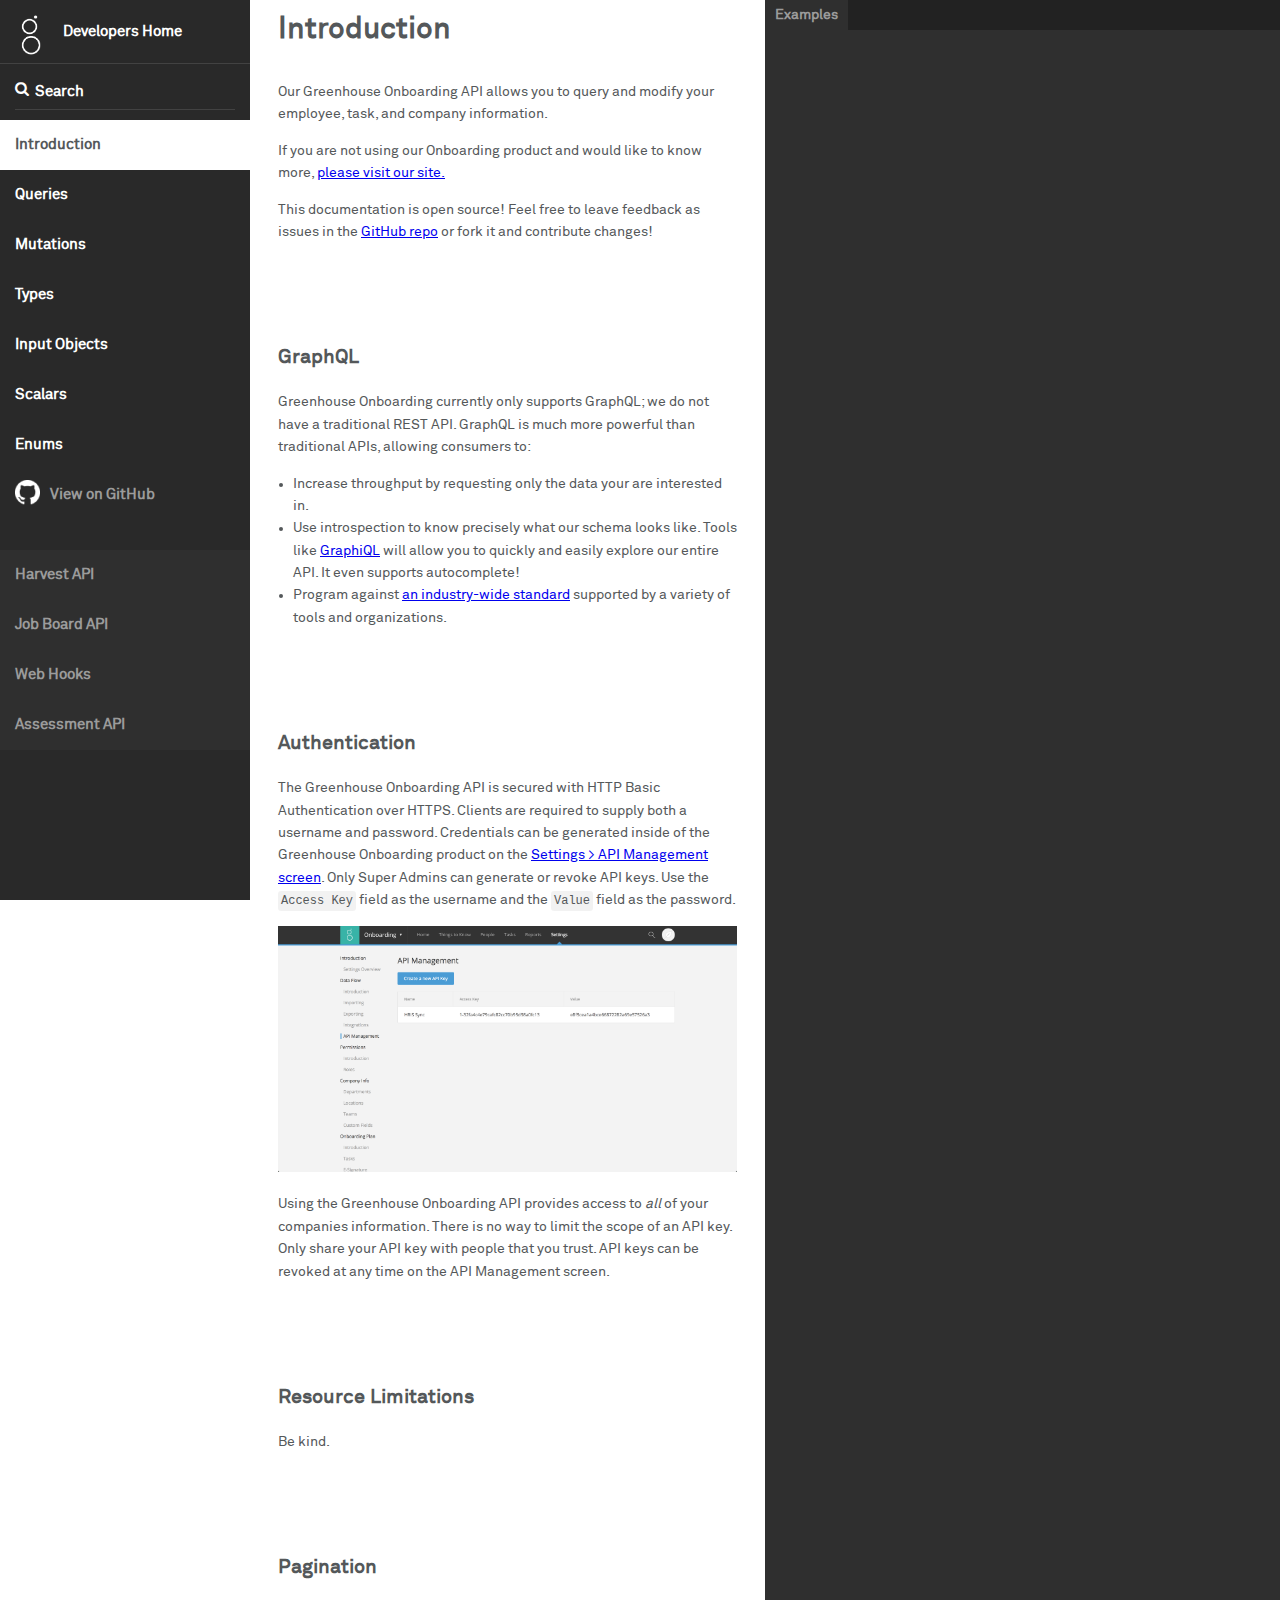
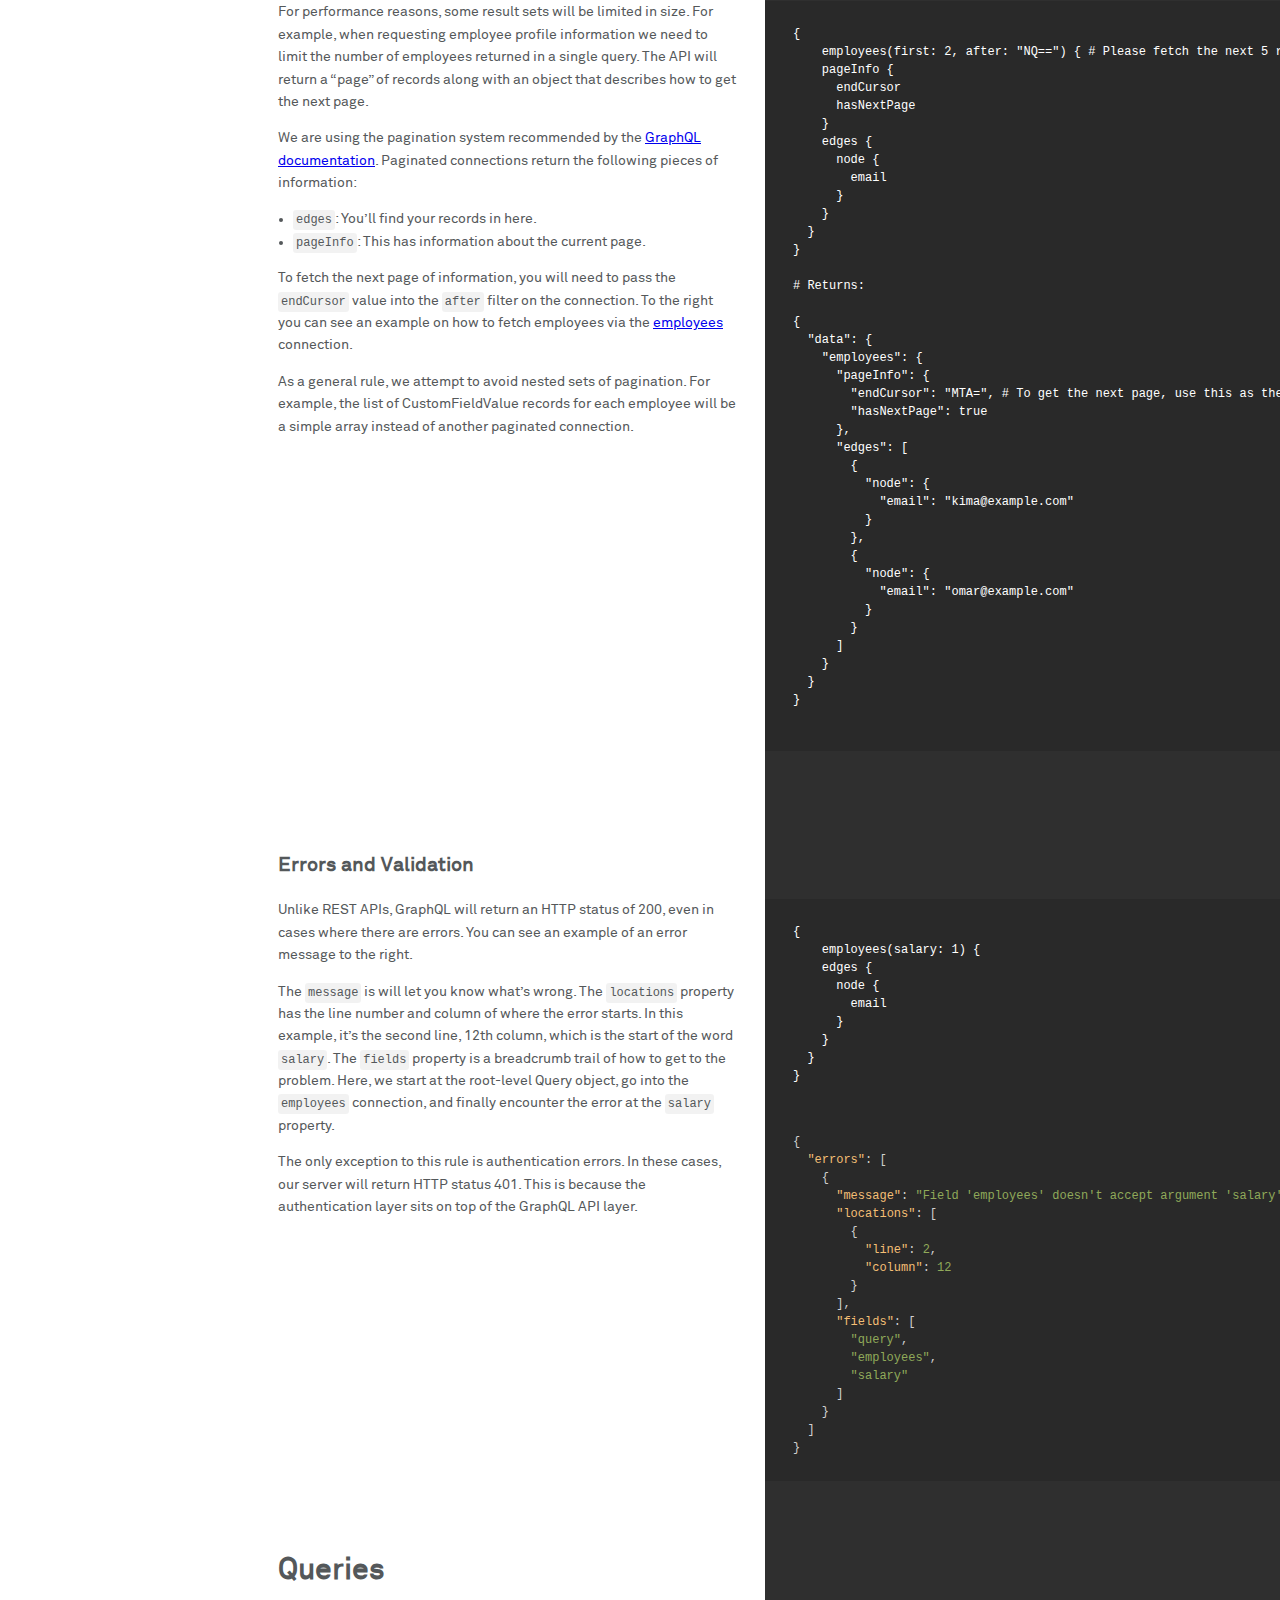
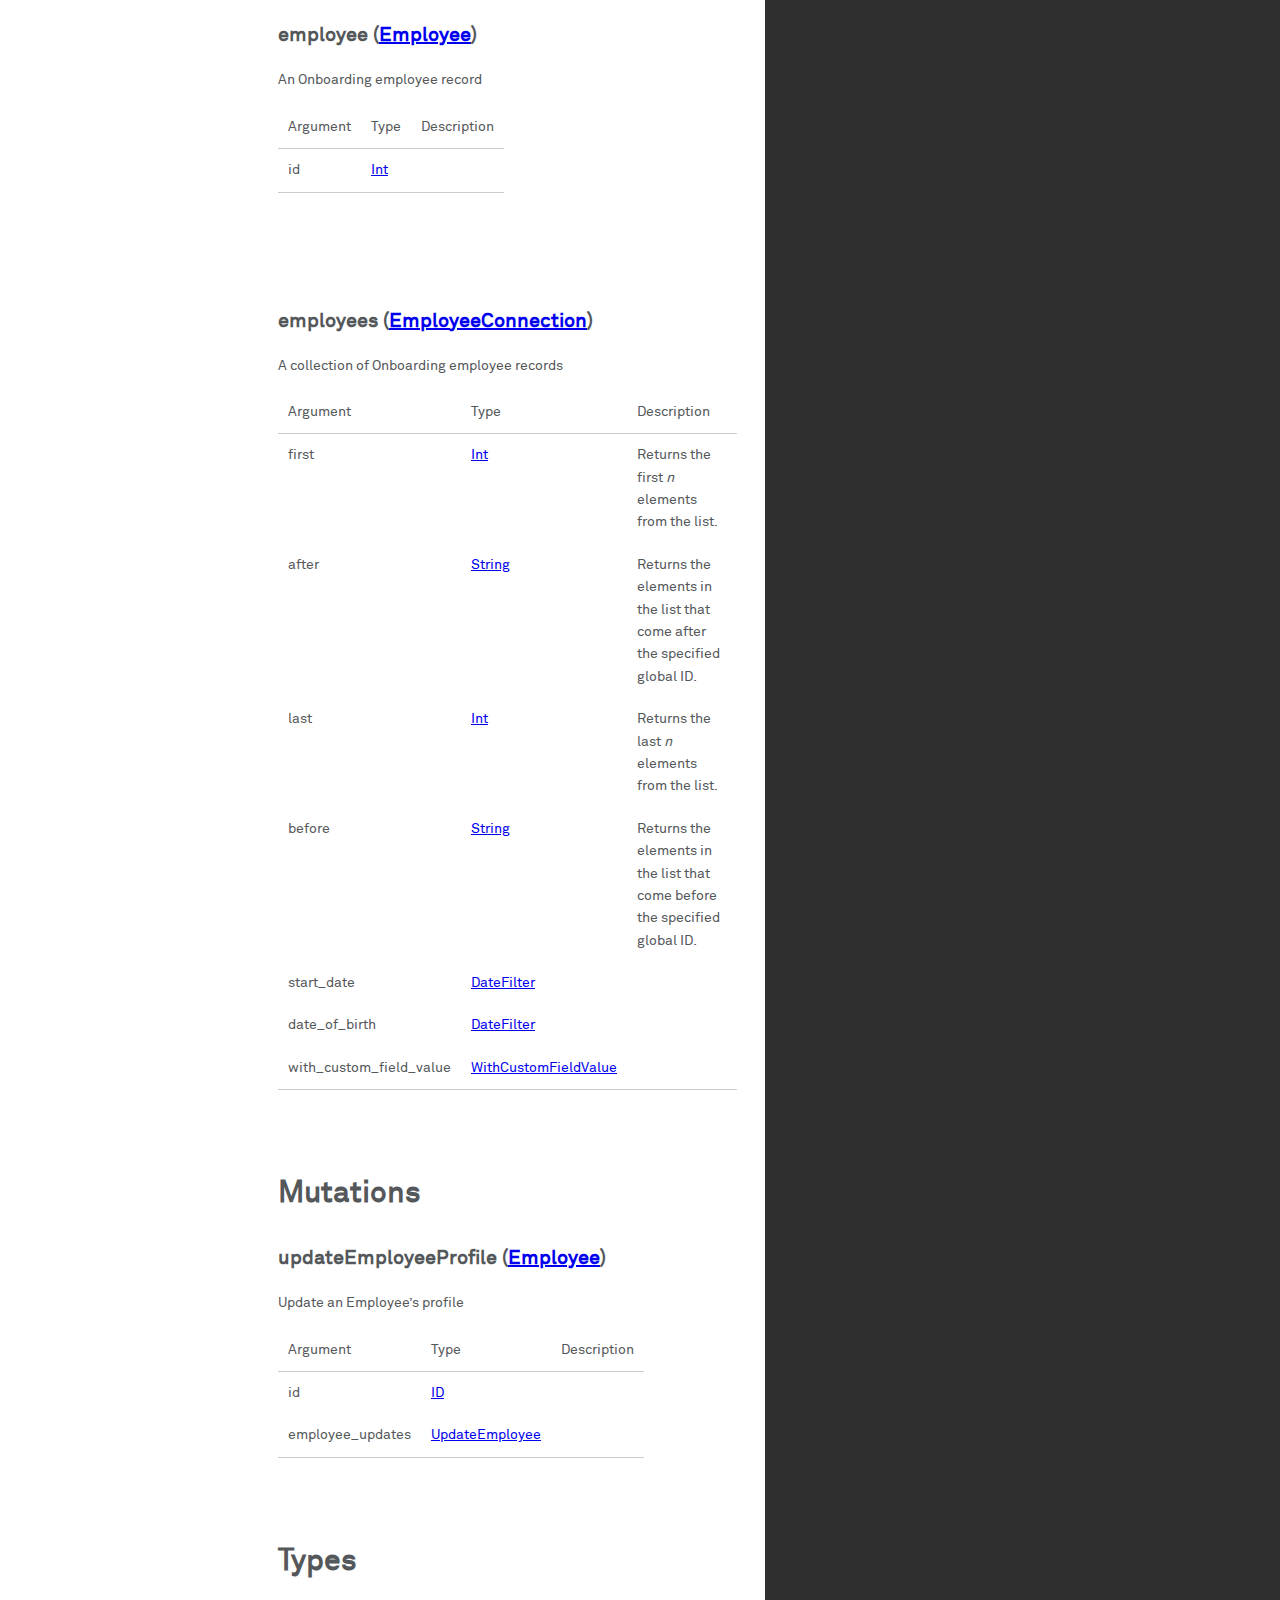
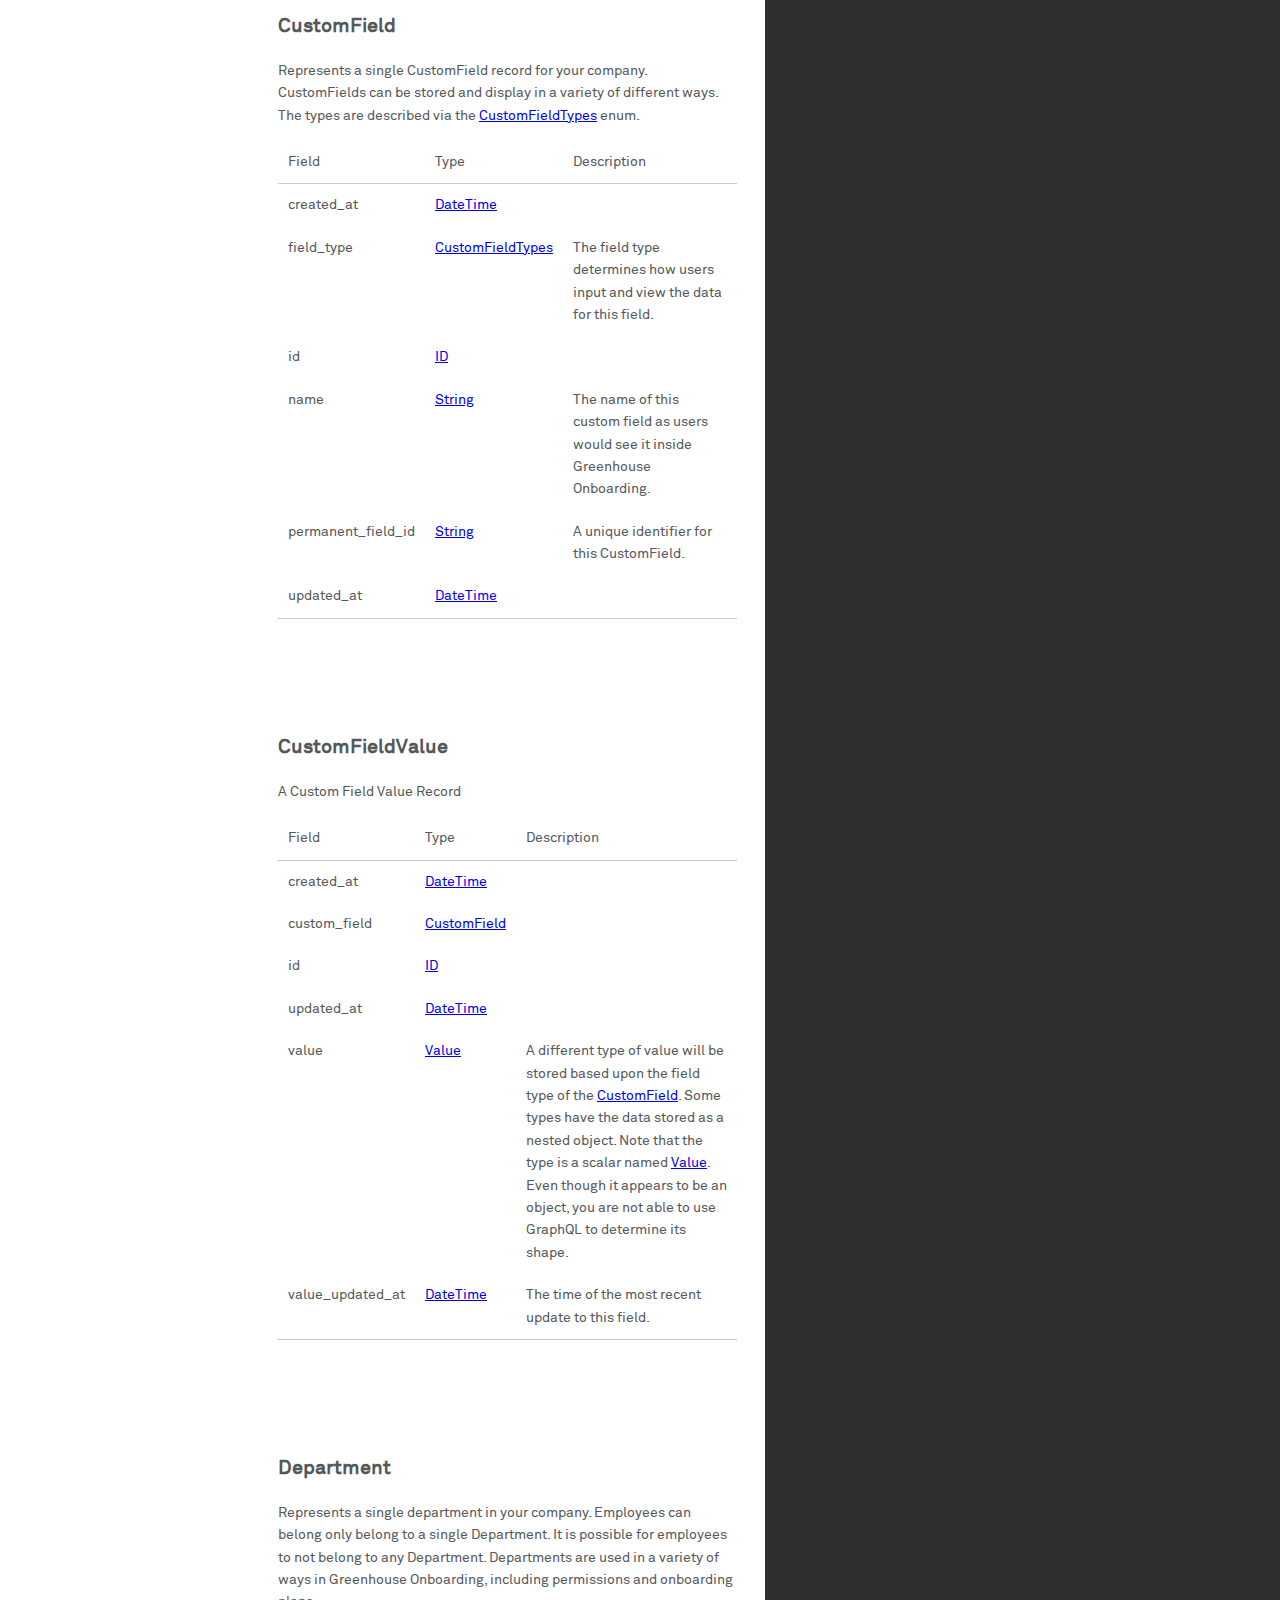
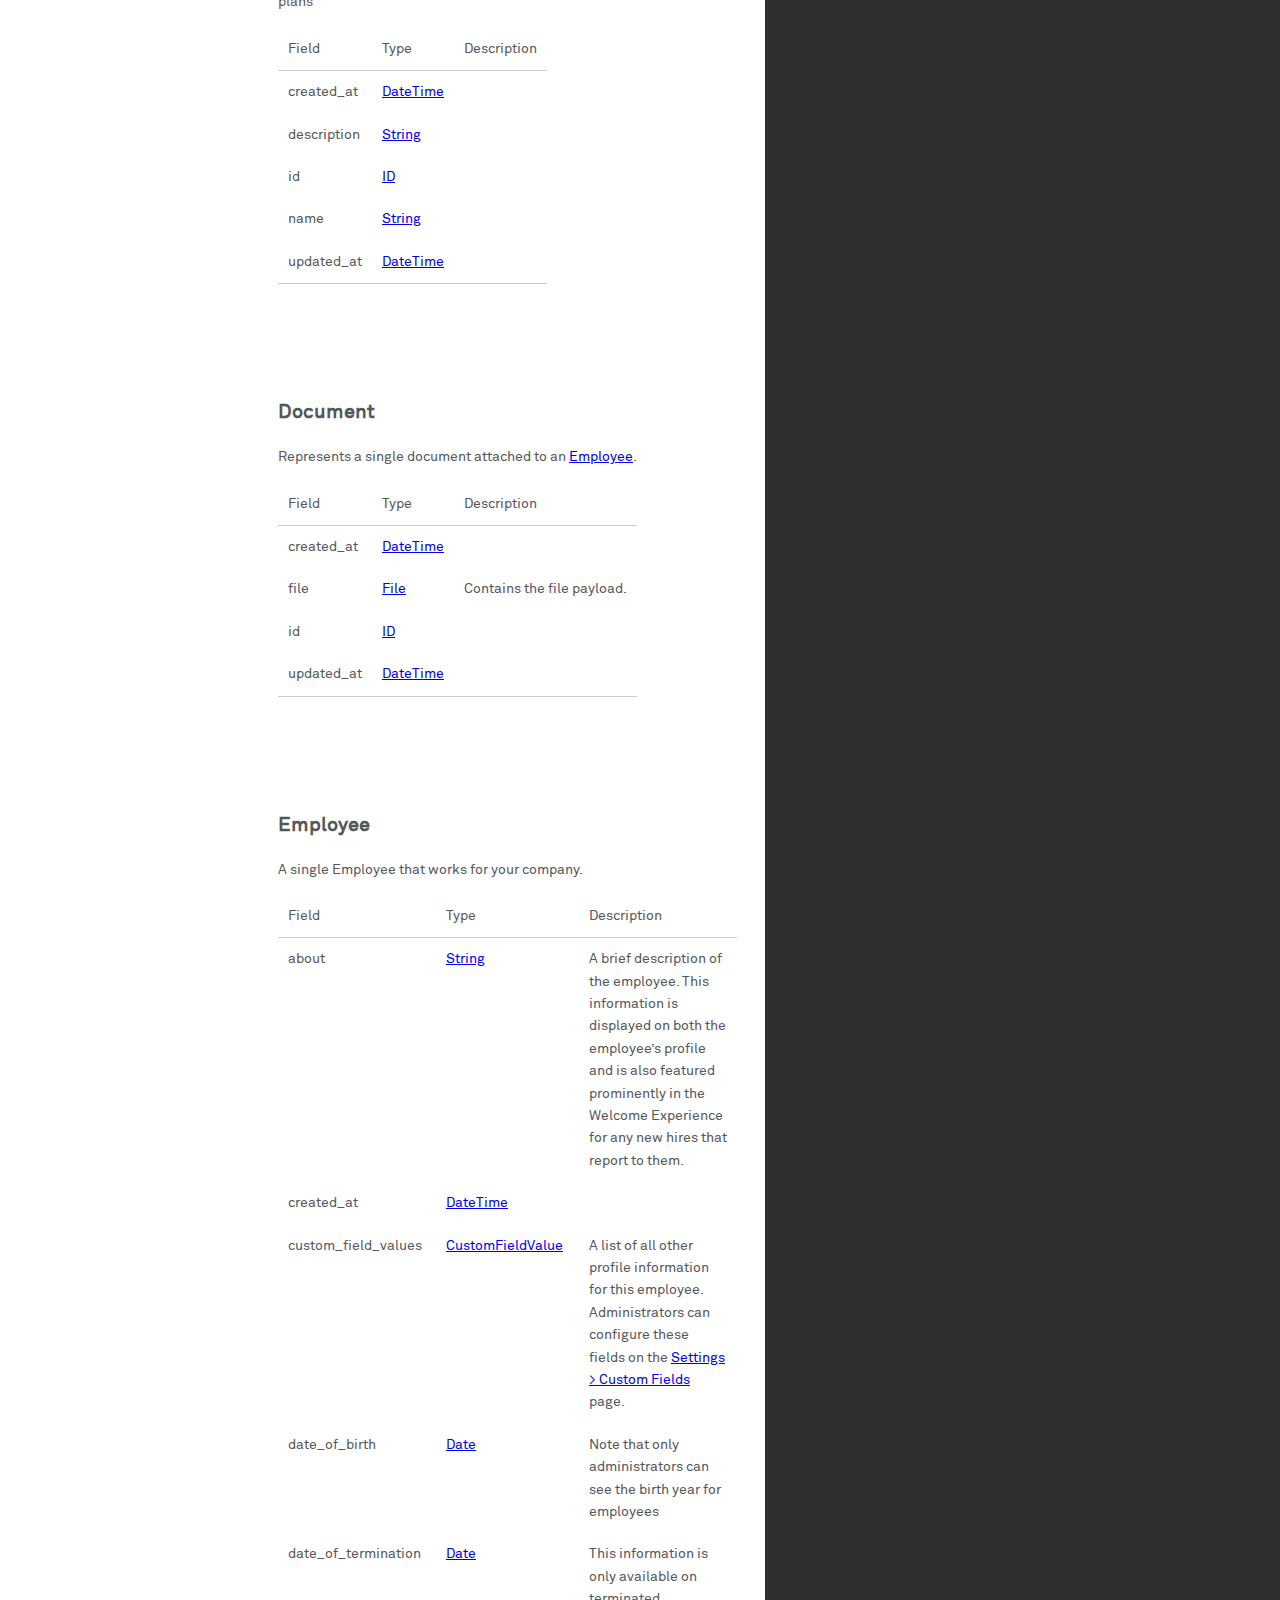
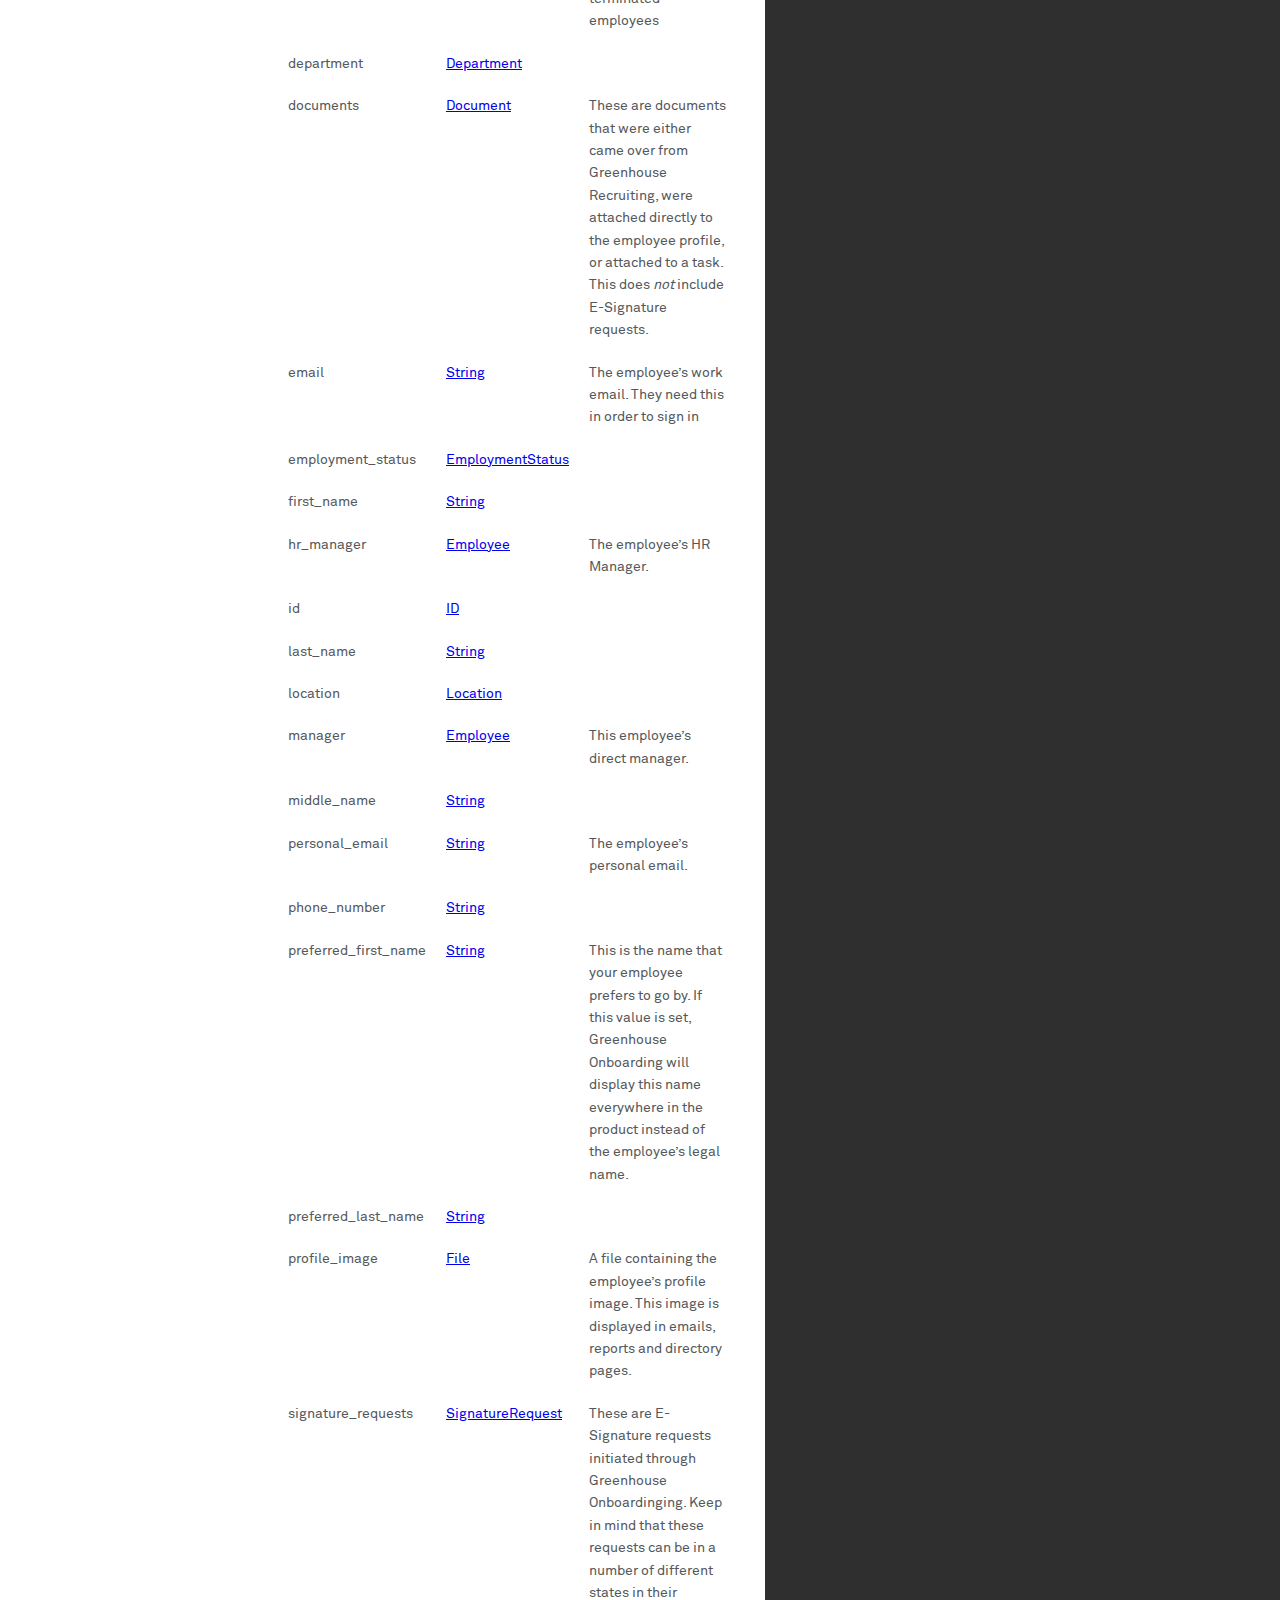
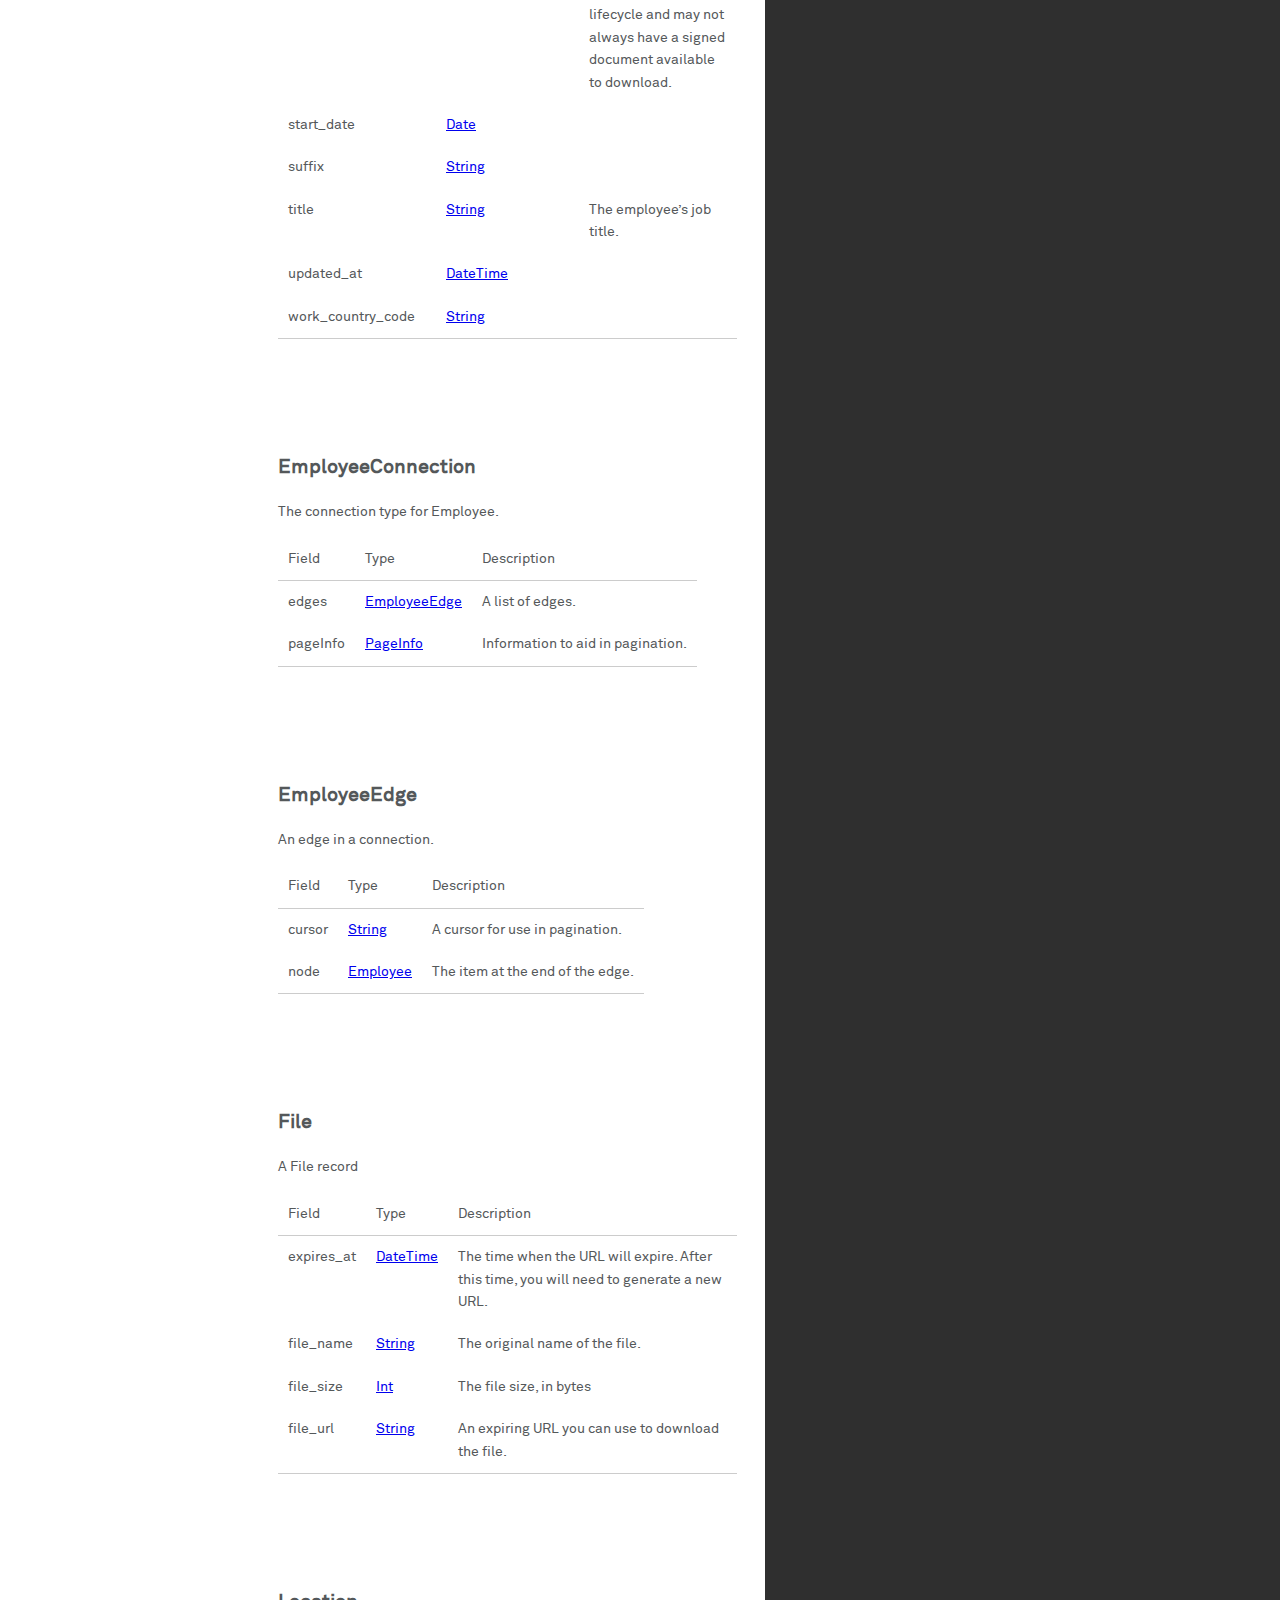
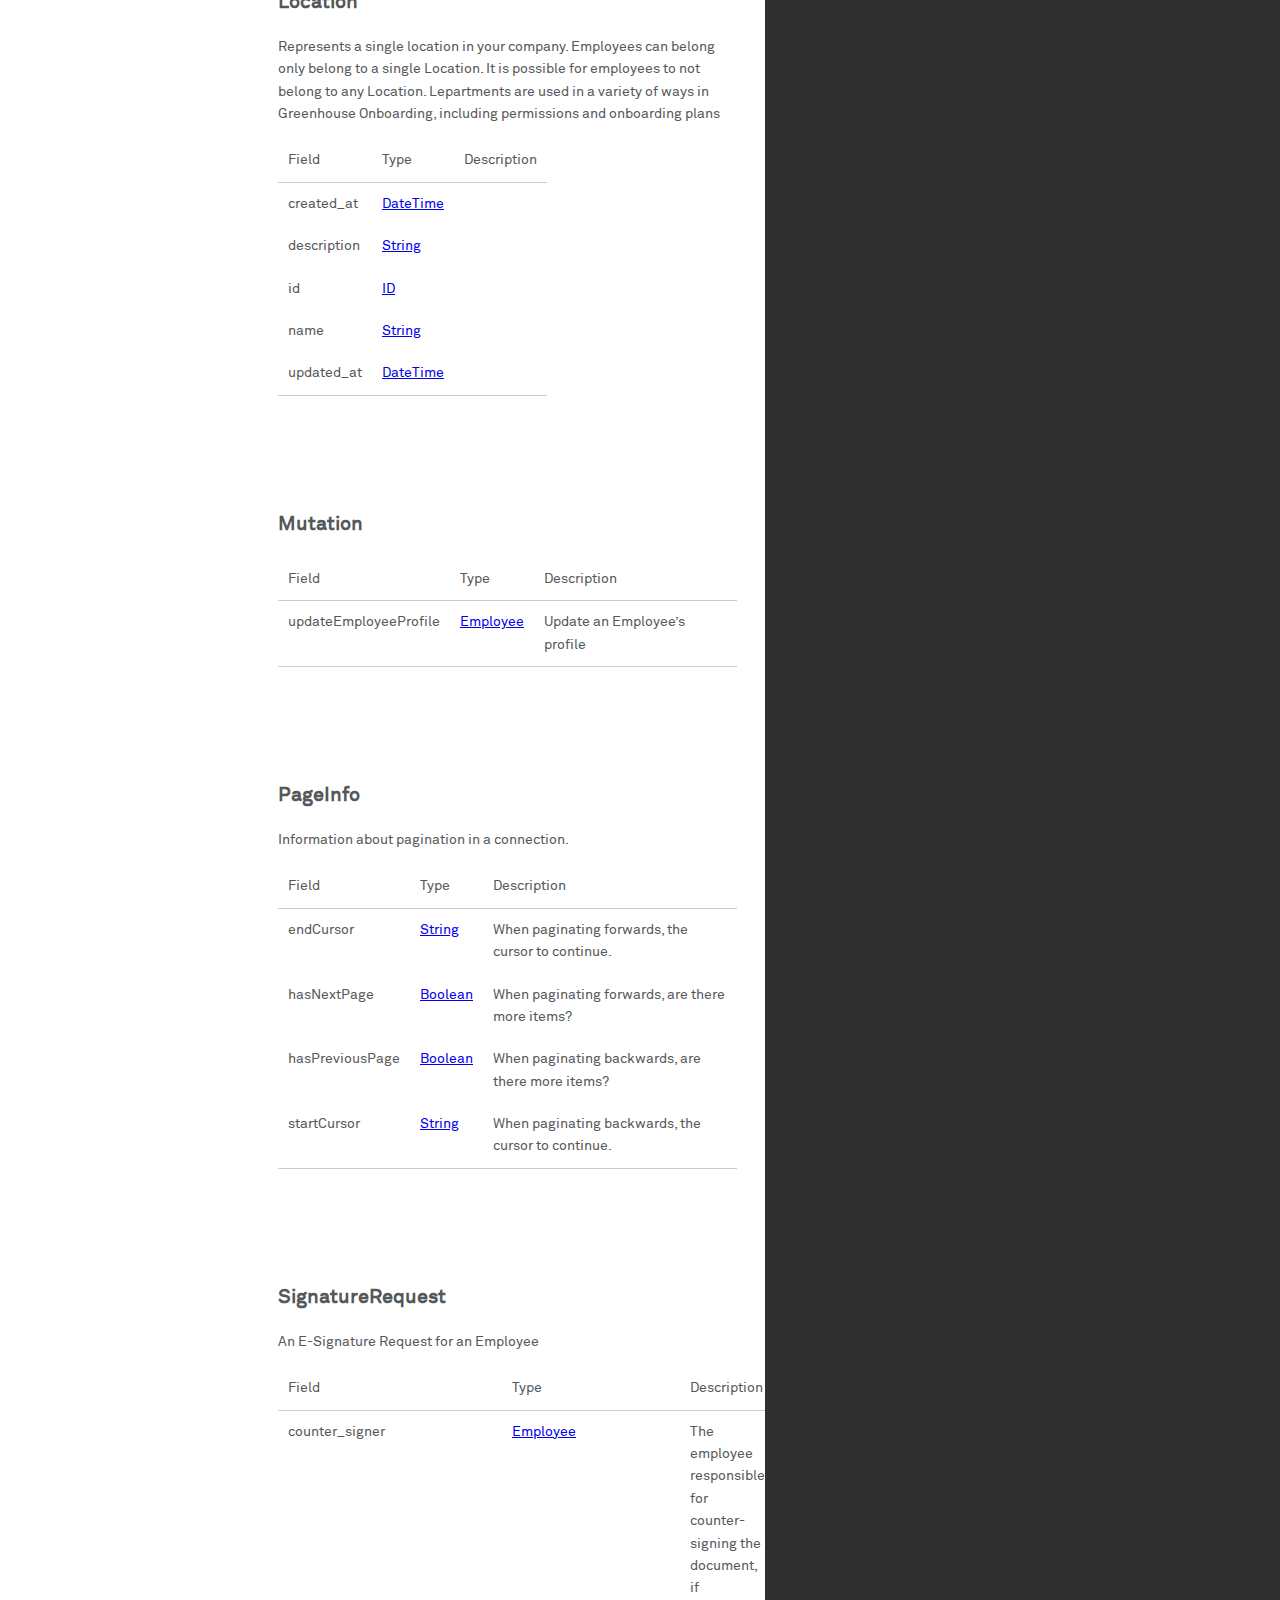
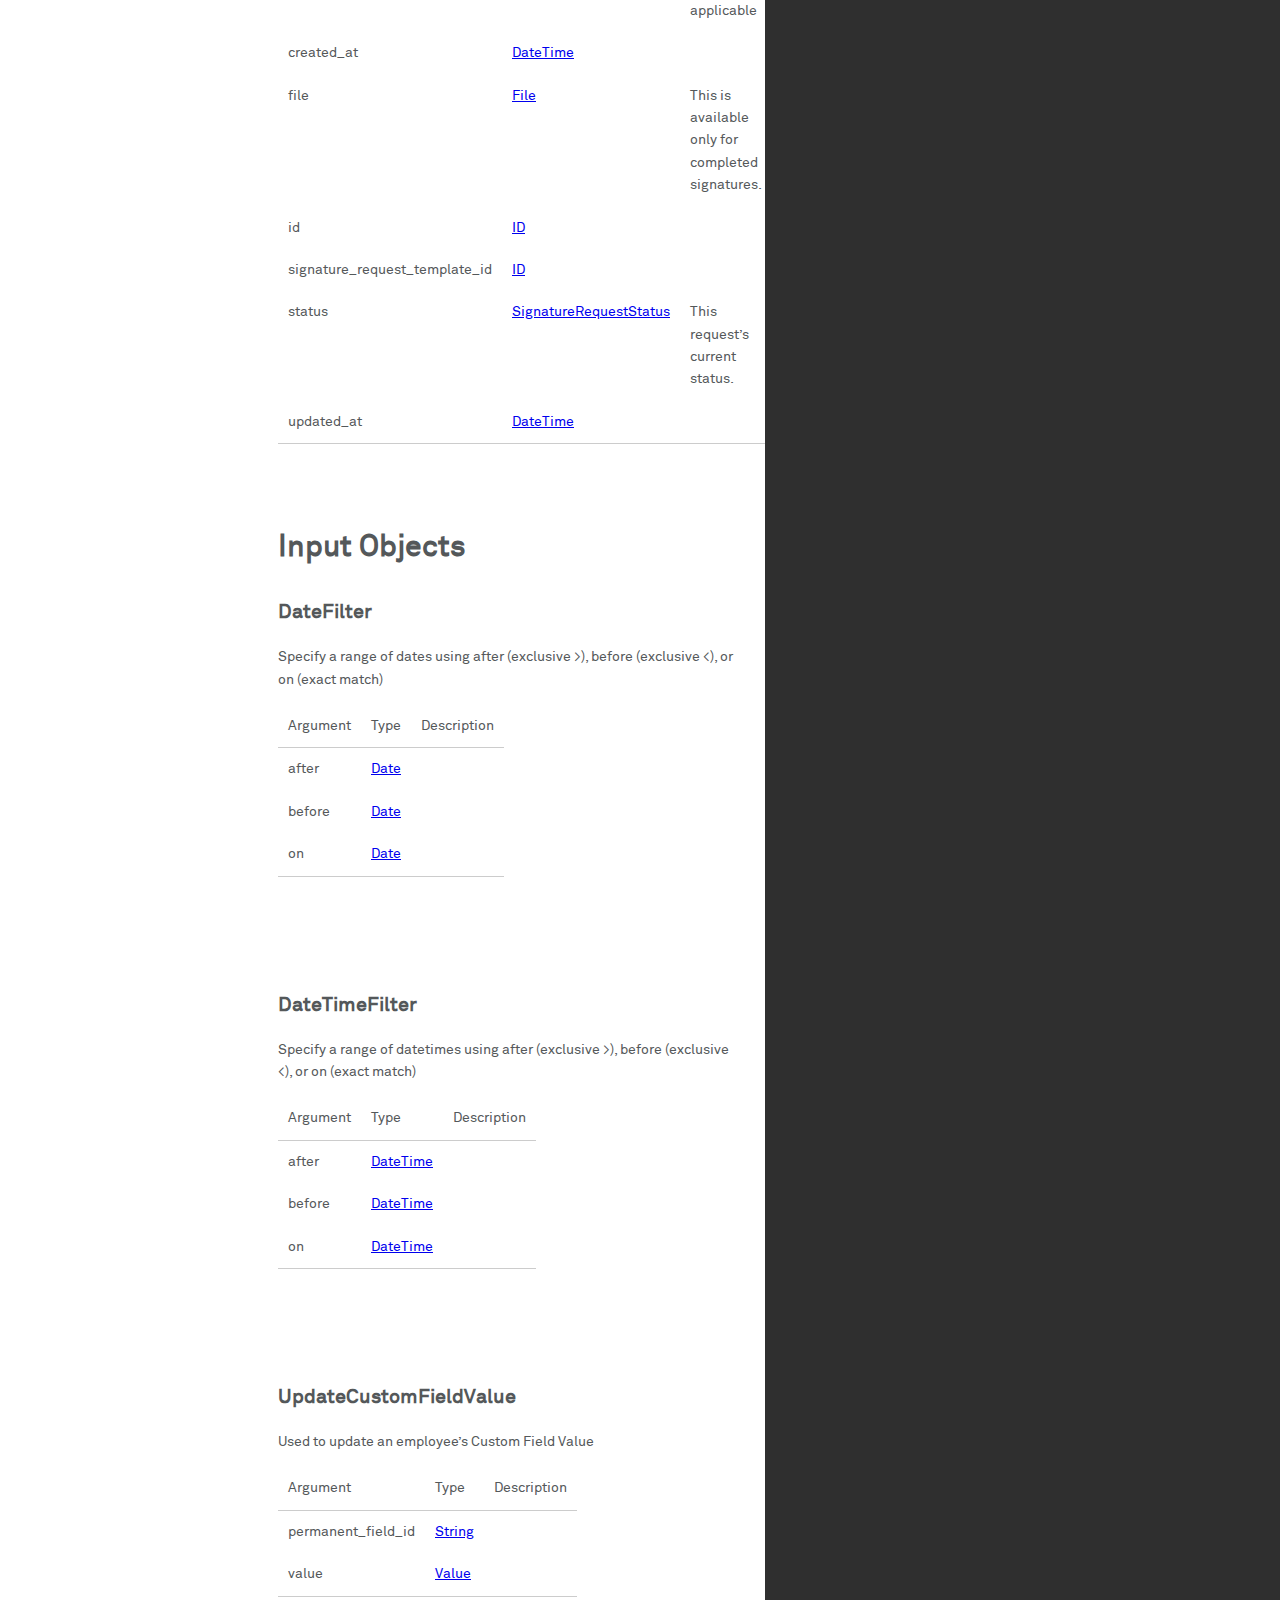
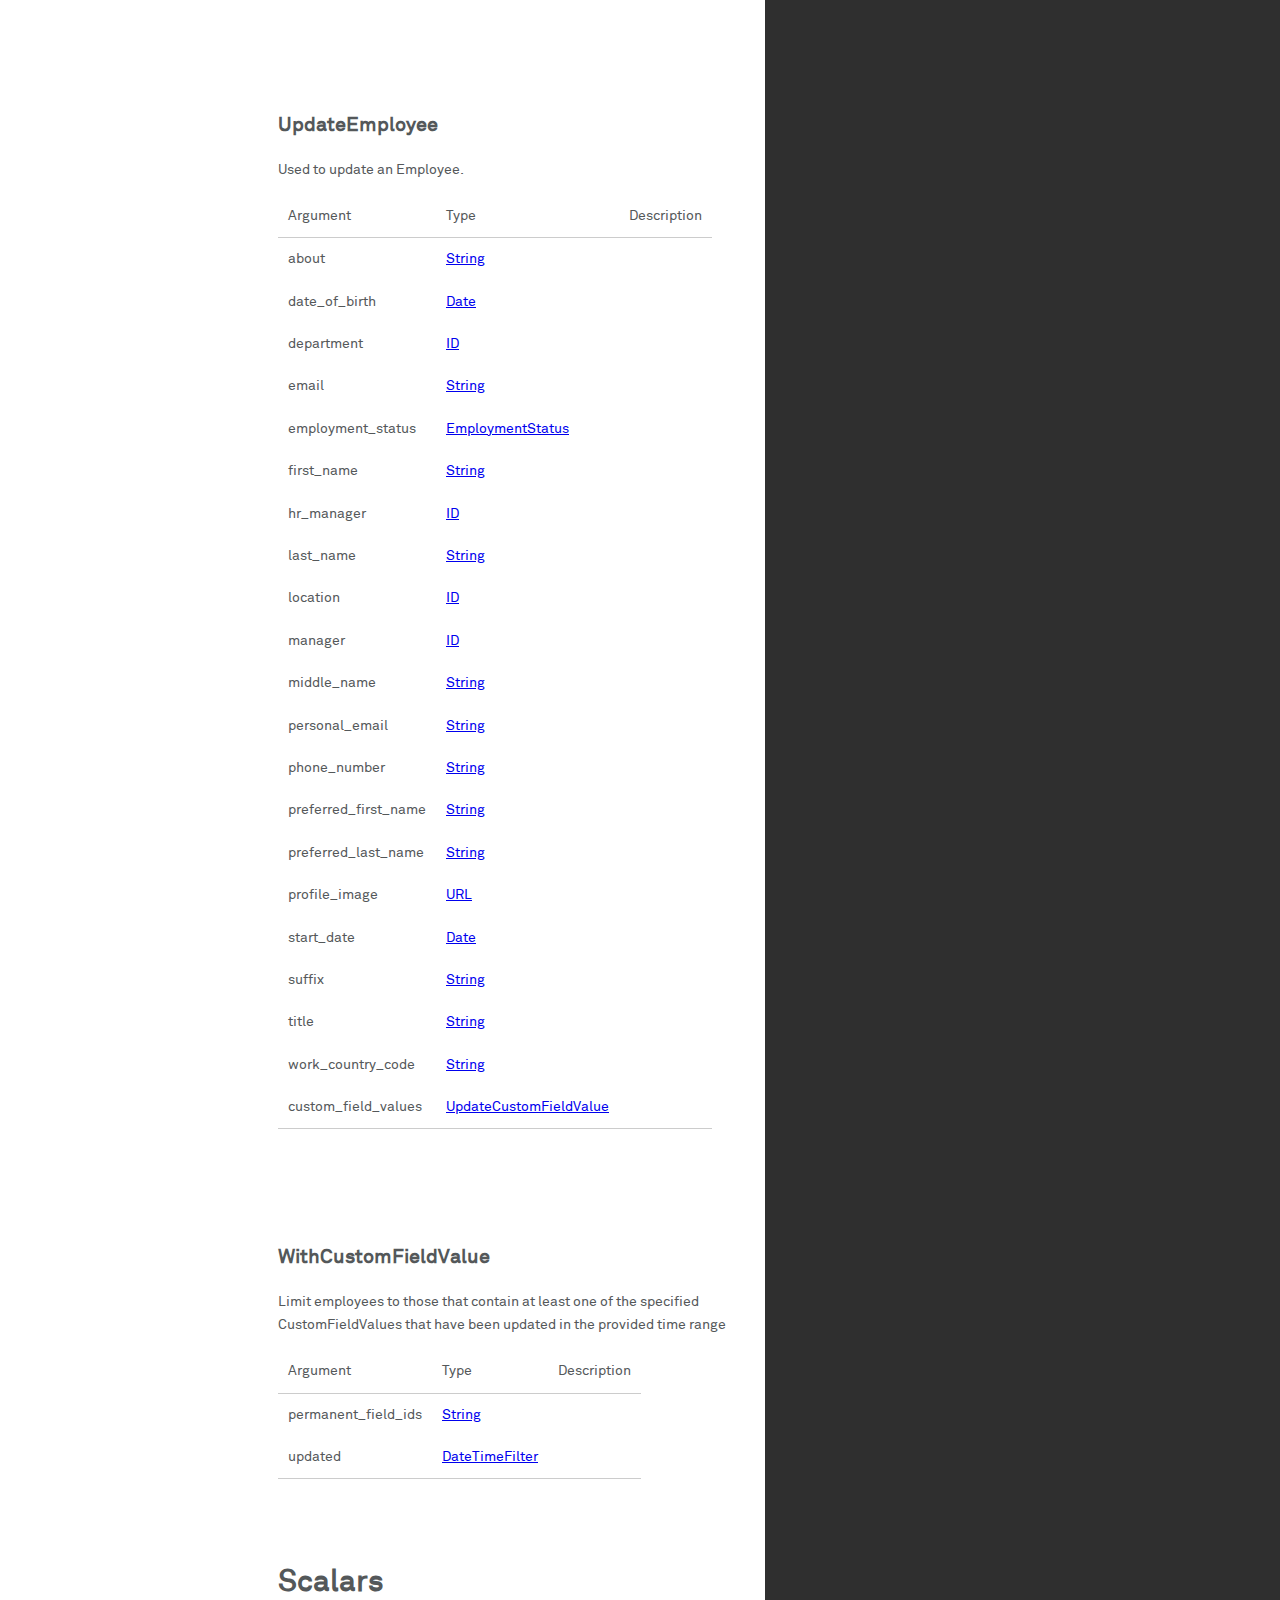
<file: gho.html>
<!doctype html>
<html>
  <head>
    <meta charset="utf-8">
    <meta content="IE=edge,chrome=1" http-equiv="X-UA-Compatible">
    <meta name="viewport" content="width=device-width, initial-scale=1, maximum-scale=1">
    <link rel="apple-touch-icon" sizes="57x57" href="/images/favicons/apple-touch-icon-57x57.png">
<link rel="apple-touch-icon" sizes="60x60" href="/images/favicons/apple-touch-icon-60x60.png">
<link rel="apple-touch-icon" sizes="72x72" href="/images/favicons/apple-touch-icon-72x72.png">
<link rel="apple-touch-icon" sizes="76x76" href="/images/favicons/apple-touch-icon-76x76.png">
<link rel="apple-touch-icon" sizes="114x114" href="/images/favicons/apple-touch-icon-114x114.png">
<link rel="apple-touch-icon" sizes="120x120" href="/images/favicons/apple-touch-icon-120x120.png">
<link rel="apple-touch-icon" sizes="144x144" href="/images/favicons/apple-touch-icon-144x144.png">
<link rel="icon" type="image/png" href="/images/favicons/favicon-32x32.png" sizes="32x32">
<link rel="icon" type="image/png" href="/images/favicons/favicon-96x96.png" sizes="96x96">
<link rel="icon" type="image/png" href="/images/favicons/favicon-16x16.png" sizes="16x16">
<link rel="manifest" href="/images/favicons/manifest.json">
<link rel="mask-icon" href="/images/favicons/safari-pinned-tab.svg" color="#00b2a9">
<meta name="msapplication-TileColor" content="#da532c">
<meta name="msapplication-TileImage" content="/images/favicons/mstile-144x144.png">
<meta name="theme-color" content="#00b2a9">
    <title>Greenhouse Onboarding API | Greenhouse</title>

    <link href="stylesheets/print.css" rel="stylesheet" type="text/css" media="print" />
    <link href="stylesheets/screen_gho.css" rel="stylesheet" type="text/css" media="screen" />

    <script src="https://ajax.googleapis.com/ajax/libs/jquery/2.1.3/jquery.min.js"></script>
      <script src="javascripts/all.js" type="text/javascript"></script>

      <script>
        $(function() {
          setupLanguages(["Examples"]);
        });
      </script>

    <script type="text/javascript">
!function(){var analytics=window.analytics=window.analytics||[];if(!analytics.initialize)if(analytics.invoked)window.console&&console.error&&console.error("Segment snippet included twice.");else{analytics.invoked=!0;analytics.methods=["trackSubmit","trackClick","trackLink","trackForm","pageview","identify","reset","group","track","ready","alias","page","once","off","on"];analytics.factory=function(t){return function(){var e=Array.prototype.slice.call(arguments);e.unshift(t);analytics.push(e);return analytics}};for(var t=0;t<analytics.methods.length;t++){var e=analytics.methods[t];analytics[e]=analytics.factory(e)}analytics.load=function(t){var e=document.createElement("script");e.type="text/javascript";e.async=!0;e.src=("https:"===document.location.protocol?"https://":"http://")+"cdn.segment.com/analytics.js/v1/"+t+"/analytics.min.js";var n=document.getElementsByTagName("script")[0];n.parentNode.insertBefore(e,n)};analytics.SNIPPET_VERSION="3.1.0";
analytics.load("2q7wwCrJormvWKrplqZYR2gXyxLK5Uhx");
analytics.page()
}}();
</script>
  </head>

  <body class="gho">
    <a href="#" id="nav-button">
      <span>
        NAV
        <img src="images/navbar.png" />
      </span>
    </a>
    <div class="tocify-wrapper">
      <a href="/" class="nav-home-link">
        <div class="nav-home">
          <img src="images/logo.png" />
          <span>Developers Home</span>
        </div>
      </a>
        <div class="lang-selector">
              <a href="#" data-language-name="Examples">Examples</a>
        </div>
        <div class="search">
          <input type="text" class="search" id="input-search" placeholder="Search">
        </div>
        <ul class="search-results"></ul>
      <div id="toc">
      </div>
      <ul class="toc-appendage">
        <li id="github_link"><a href="https://github.com/grnhse/greenhouse-api-docs/tree/master/source/includes/gho" title="View on Github" target="_blank">View on GitHub</a></li>
      </ul>
        <ul class="toc-footer">
            <li><a href="/harvest.html" title="Harvest API">Harvest API</a></li>
            <li><a href="/job-board.html" title="Job Board API">Job Board API</a></li>
            <li><a href='/webhooks.html' title="Web Hooks">Web Hooks</a></li>
            <li><a href='/assessment.html' title="Assessment">Assessment API</a></li>
        </ul>
    </div>
    <div class="page-wrapper">
      <div class="dark-box"></div>
      <div class="content">
        
          <h1 id="introduction">Introduction</h1>

<p>Our Greenhouse Onboarding API allows you to query and modify your employee, task, and company information.</p>

<p>If you are not using our Onboarding product and would like to know more, 
<a href="https://greenhouse.io/onboarding">please visit our site.</a></p>

<p>This documentation is open source! Feel free to leave feedback as issues in the 
<a href="https://github.com/grnhse/greenhouse-api-docs">GitHub repo</a> or fork it and contribute changes!</p>

<h2 id="graphql">GraphQL</h2>

<p>Greenhouse Onboarding currently only supports GraphQL; we do not have a traditional REST API.  GraphQL is much more
powerful than traditional APIs, allowing consumers to:</p>

<ul>
<li>Increase throughput by requesting only the data your are interested in.</li>
<li>Use introspection to know precisely what our schema looks like.  Tools like 
<a href="https://github.com/graphql/graphiql">GraphiQL</a> will allow you to quickly and easily explore our entire API.  It even
supports autocomplete!</li>
<li>Program against <a href="http://graphql.org/">an industry-wide standard</a> supported by a variety of tools and organizations.</li>
</ul>

<h2 id="authentication">Authentication</h2>

<p>The Greenhouse Onboarding API is secured with HTTP Basic Authentication over HTTPS.  Clients are required to supply
both a username and password.  Credentials can be generated inside of the Greenhouse Onboarding product on the
<a href="https://onboarding.greenhouse.io/settings/api_management">Settings &gt; API Management screen</a>.  Only Super Admins can
generate or revoke API keys.  Use the <code class="prettyprint">Access Key</code> field as the username and the <code class="prettyprint">Value</code> field as the password.</p>

<p><img src="/images/gho/api-management.png" alt="API Management"></p>

<p>Using the Greenhouse Onboarding API provides access to <em>all</em> of your companies information.  There is no way to limit
the scope of an API key.  Only share your API key with people that you trust.  API keys can be revoked at any time
on the API Management screen.</p>

<h2 id="resource-limitations">Resource Limitations</h2>

<p>Be kind.</p>

          <h2 id="pagination">Pagination</h2>
<pre class="highlight plaintext"><code>{
    employees(first: 2, after: "NQ==") { # Please fetch the next 5 records, starting after the "NQ==" cursor
    pageInfo {
      endCursor
      hasNextPage
    }
    edges {
      node {
        email
      }
    }
  }
}

# Returns:

{
  "data": {
    "employees": {
      "pageInfo": {
        "endCursor": "MTA=", # To get the next page, use this as the value to the `after` attribute.
        "hasNextPage": true
      },
      "edges": [
        {
          "node": {
            "email": "kima@example.com"
          }
        },
        {
          "node": {
            "email": "omar@example.com"
          }
        }
      ]
    }
  }
}

</code></pre>

<p>For performance reasons, some result sets will be limited in size.  For example, when requesting employee profile
information we need to limit the number of employees returned in a single query.  The API will return a &ldquo;page&rdquo; of
records along with an object that describes how to get the next page.</p>

<p>We are using the pagination system recommended by the <a href="http://graphql.org/learn/pagination/">GraphQL documentation</a>.
Paginated connections return the following pieces of information:</p>

<ul>
<li><code class="prettyprint">edges</code>: You&rsquo;ll find your records in here.</li>
<li><code class="prettyprint">pageInfo</code>: This has information about the current page.</li>
</ul>

<p>To fetch the next page of information, you will need to pass the <code class="prettyprint">endCursor</code> value into the <code class="prettyprint">after</code> filter on the
connection.  To the right you can see an example on how to fetch employees via the 
<a href="#employees-employeeconnection">employees</a> connection.</p>

<p>As a general rule, we attempt to avoid nested sets of pagination.  For example, the list of CustomFieldValue records
for each employee will be a simple array instead of another paginated connection.</p>

          <h2 id="errors-and-validation">Errors and Validation</h2>
<pre class="highlight plaintext"><code>{
    employees(salary: 1) {
    edges {
      node {
        email
      }
    }
  }
}
</code></pre>
<pre class="highlight json"><code><span class="p">{</span><span class="w">
  </span><span class="nt">"errors"</span><span class="p">:</span><span class="w"> </span><span class="p">[</span><span class="w">
    </span><span class="p">{</span><span class="w">
      </span><span class="nt">"message"</span><span class="p">:</span><span class="w"> </span><span class="s2">"Field 'employees' doesn't accept argument 'salary'"</span><span class="p">,</span><span class="w">
      </span><span class="nt">"locations"</span><span class="p">:</span><span class="w"> </span><span class="p">[</span><span class="w">
        </span><span class="p">{</span><span class="w">
          </span><span class="nt">"line"</span><span class="p">:</span><span class="w"> </span><span class="mi">2</span><span class="p">,</span><span class="w">
          </span><span class="nt">"column"</span><span class="p">:</span><span class="w"> </span><span class="mi">12</span><span class="w">
        </span><span class="p">}</span><span class="w">
      </span><span class="p">],</span><span class="w">
      </span><span class="nt">"fields"</span><span class="p">:</span><span class="w"> </span><span class="p">[</span><span class="w">
        </span><span class="s2">"query"</span><span class="p">,</span><span class="w">
        </span><span class="s2">"employees"</span><span class="p">,</span><span class="w">
        </span><span class="s2">"salary"</span><span class="w">
      </span><span class="p">]</span><span class="w">
    </span><span class="p">}</span><span class="w">
  </span><span class="p">]</span><span class="w">
</span><span class="p">}</span><span class="w">
</span></code></pre>

<p>Unlike REST APIs, GraphQL will return an HTTP status of 200, even in cases where there are errors.  You can see an
example of an error message to the right.  </p>

<p>The <code class="prettyprint">message</code> is will let you know what&rsquo;s wrong.  The <code class="prettyprint">locations</code> property
has the line number and column of where the error starts.  In this example, it&rsquo;s the second line, 12th column, which
is the start of the word <code class="prettyprint">salary</code>.  The <code class="prettyprint">fields</code> property is a breadcrumb trail of how to get to the problem.  Here,
we start at the root-level Query object, go into the <code class="prettyprint">employees</code> connection, and finally encounter the error at the
<code class="prettyprint">salary</code> property.</p>

<p>The only exception to this rule is authentication errors.  In these cases, our server will return HTTP status 401.
This is because the authentication layer sits on top of the GraphQL API layer.</p>

          <h1 id="queries">Queries</h1>

<h2 id="employee-employee">employee (<a href="#employee">Employee</a>)</h2>

<p>An Onboarding employee record</p>

<table><thead>
<tr>
<td>Argument</td><td>Type</td><td>Description</td></tr>
</thead><tbody>
<tr>
<td>id</td><td><a href="#int">Int</a></td><td></td></tr>
</tbody></table>

<h2 id="employees-employeeconnection">employees (<a href="#employeeconnection">EmployeeConnection</a>)</h2>

<p>A collection of Onboarding employee records</p>

<table><thead>
<tr>
<td>Argument</td><td>Type</td><td>Description</td></tr>
</thead><tbody>
<tr>
<td>first</td><td><a href="#int">Int</a></td><td>Returns the first <em>n</em> elements from the list.</td></tr>
<tr>
<td>after</td><td><a href="#string">String</a></td><td>Returns the elements in the list that come after the specified global ID.</td></tr>
<tr>
<td>last</td><td><a href="#int">Int</a></td><td>Returns the last <em>n</em> elements from the list.</td></tr>
<tr>
<td>before</td><td><a href="#string">String</a></td><td>Returns the elements in the list that come before the specified global ID.</td></tr>
<tr>
<td>start_date</td><td><a href="#datefilter">DateFilter</a></td><td></td></tr>
<tr>
<td>date_of_birth</td><td><a href="#datefilter">DateFilter</a></td><td></td></tr>
<tr>
<td>with_custom_field_value</td><td><a href="#withcustomfieldvalue">WithCustomFieldValue</a></td><td></td></tr>
</tbody></table>

<h1 id="mutations">Mutations</h1>

<h2 id="updateemployeeprofile-employee">updateEmployeeProfile (<a href="#employee">Employee</a>)</h2>

<p>Update an Employee&rsquo;s profile</p>

<table><thead>
<tr>
<td>Argument</td><td>Type</td><td>Description</td></tr>
</thead><tbody>
<tr>
<td>id</td><td><a href="#id">ID</a></td><td></td></tr>
<tr>
<td>employee_updates</td><td><a href="#updateemployee">UpdateEmployee</a></td><td></td></tr>
</tbody></table>

<h1 id="types">Types</h1>

<h2 id="customfield">CustomField</h2>

<p>Represents a single CustomField record for your company.  CustomFields can be stored and display in a variety of    different ways.  The types are described via the <a href="#customfieldtypes">CustomFieldTypes</a> enum.  </p>

<table><thead>
<tr>
<td>Field</td><td>Type</td><td>Description</td></tr>
</thead><tbody>
<tr>
<td>created_at</td><td><a href="#datetime">DateTime</a></td><td></td></tr>
<tr>
<td>field_type</td><td><a href="#customfieldtypes">CustomFieldTypes</a></td><td>The field type determines how users input and view the data for this field.</td></tr>
<tr>
<td>id</td><td><a href="#id">ID</a></td><td></td></tr>
<tr>
<td>name</td><td><a href="#string">String</a></td><td>The name of this custom field as users would see it inside Greenhouse Onboarding.</td></tr>
<tr>
<td>permanent_field_id</td><td><a href="#string">String</a></td><td>A unique identifier for this CustomField.</td></tr>
<tr>
<td>updated_at</td><td><a href="#datetime">DateTime</a></td><td></td></tr>
</tbody></table>

<h2 id="customfieldvalue">CustomFieldValue</h2>

<p>A Custom Field Value Record</p>

<table><thead>
<tr>
<td>Field</td><td>Type</td><td>Description</td></tr>
</thead><tbody>
<tr>
<td>created_at</td><td><a href="#datetime">DateTime</a></td><td></td></tr>
<tr>
<td>custom_field</td><td><a href="#customfield">CustomField</a></td><td></td></tr>
<tr>
<td>id</td><td><a href="#id">ID</a></td><td></td></tr>
<tr>
<td>updated_at</td><td><a href="#datetime">DateTime</a></td><td></td></tr>
<tr>
<td>value</td><td><a href="#value">Value</a></td><td>A different type of value will be stored based upon the field type of the <a href="#customfield">CustomField</a>.  Some types    have the data stored as a nested object.  Note that the type is a scalar named <a href="#value">Value</a>.  Even though    it appears to be an object, you are not able to use GraphQL to determine its shape.</td></tr>
<tr>
<td>value_updated_at</td><td><a href="#datetime">DateTime</a></td><td>The time of the most recent update to this field.</td></tr>
</tbody></table>

<h2 id="department">Department</h2>

<p>Represents a single department in your company.  Employees can belong only belong to a single Department.  It is    possible for employees to not belong to any Department.  Departments are used in a variety of ways in Greenhouse    Onboarding, including permissions and onboarding plans  </p>

<table><thead>
<tr>
<td>Field</td><td>Type</td><td>Description</td></tr>
</thead><tbody>
<tr>
<td>created_at</td><td><a href="#datetime">DateTime</a></td><td></td></tr>
<tr>
<td>description</td><td><a href="#string">String</a></td><td></td></tr>
<tr>
<td>id</td><td><a href="#id">ID</a></td><td></td></tr>
<tr>
<td>name</td><td><a href="#string">String</a></td><td></td></tr>
<tr>
<td>updated_at</td><td><a href="#datetime">DateTime</a></td><td></td></tr>
</tbody></table>

<h2 id="document">Document</h2>

<p>Represents a single document attached to an <a href="#employee">Employee</a>.</p>

<table><thead>
<tr>
<td>Field</td><td>Type</td><td>Description</td></tr>
</thead><tbody>
<tr>
<td>created_at</td><td><a href="#datetime">DateTime</a></td><td></td></tr>
<tr>
<td>file</td><td><a href="#file">File</a></td><td>Contains the file payload.</td></tr>
<tr>
<td>id</td><td><a href="#id">ID</a></td><td></td></tr>
<tr>
<td>updated_at</td><td><a href="#datetime">DateTime</a></td><td></td></tr>
</tbody></table>

<h2 id="employee">Employee</h2>

<p>A single Employee that works for your company.</p>

<table><thead>
<tr>
<td>Field</td><td>Type</td><td>Description</td></tr>
</thead><tbody>
<tr>
<td>about</td><td><a href="#string">String</a></td><td>A brief description of the employee.  This information is displayed on both the employee&rsquo;s profile and is also    featured prominently in the Welcome Experience for any new hires that report to them.</td></tr>
<tr>
<td>created_at</td><td><a href="#datetime">DateTime</a></td><td></td></tr>
<tr>
<td>custom_field_values</td><td><a href="#customfieldvalue">CustomFieldValue</a></td><td>A list of all other profile information for this employee.  Administrators can configure these fields on the    <a href="https://onboarding.greenhouse.io/settings/fields">Settings &gt; Custom Fields</a> page.</td></tr>
<tr>
<td>date_of_birth</td><td><a href="#date">Date</a></td><td>Note that only administrators can see the birth year for employees</td></tr>
<tr>
<td>date_of_termination</td><td><a href="#date">Date</a></td><td>This information is only available on terminated employees</td></tr>
<tr>
<td>department</td><td><a href="#department">Department</a></td><td></td></tr>
<tr>
<td>documents</td><td><a href="#document">Document</a></td><td>These are documents that were either came over from Greenhouse Recruiting, were attached directly to the employee    profile, or attached to a task.  This does <em>not</em> include E-Signature requests.</td></tr>
<tr>
<td>email</td><td><a href="#string">String</a></td><td>The employee&rsquo;s work email.  They need this in order to sign in</td></tr>
<tr>
<td>employment_status</td><td><a href="#employmentstatus">EmploymentStatus</a></td><td></td></tr>
<tr>
<td>first_name</td><td><a href="#string">String</a></td><td></td></tr>
<tr>
<td>hr_manager</td><td><a href="#employee">Employee</a></td><td>The employee&rsquo;s HR Manager.</td></tr>
<tr>
<td>id</td><td><a href="#id">ID</a></td><td></td></tr>
<tr>
<td>last_name</td><td><a href="#string">String</a></td><td></td></tr>
<tr>
<td>location</td><td><a href="#location">Location</a></td><td></td></tr>
<tr>
<td>manager</td><td><a href="#employee">Employee</a></td><td>This employee&rsquo;s direct manager.</td></tr>
<tr>
<td>middle_name</td><td><a href="#string">String</a></td><td></td></tr>
<tr>
<td>personal_email</td><td><a href="#string">String</a></td><td>The employee&rsquo;s personal email.</td></tr>
<tr>
<td>phone_number</td><td><a href="#string">String</a></td><td></td></tr>
<tr>
<td>preferred_first_name</td><td><a href="#string">String</a></td><td>This is the name that your employee prefers to go by.  If this value is set, Greenhouse Onboarding will display    this name everywhere in the product instead of the employee&rsquo;s legal name.</td></tr>
<tr>
<td>preferred_last_name</td><td><a href="#string">String</a></td><td></td></tr>
<tr>
<td>profile_image</td><td><a href="#file">File</a></td><td>A file containing the employee&rsquo;s profile image.  This image is displayed in emails, reports and directory pages.</td></tr>
<tr>
<td>signature_requests</td><td><a href="#signaturerequest">SignatureRequest</a></td><td>These are E-Signature requests initiated through Greenhouse Onboardinging.  Keep in mind that these requests can    be in a number of different states in their lifecycle and may not always have a signed document available to    download.</td></tr>
<tr>
<td>start_date</td><td><a href="#date">Date</a></td><td></td></tr>
<tr>
<td>suffix</td><td><a href="#string">String</a></td><td></td></tr>
<tr>
<td>title</td><td><a href="#string">String</a></td><td>The employee&rsquo;s job title.</td></tr>
<tr>
<td>updated_at</td><td><a href="#datetime">DateTime</a></td><td></td></tr>
<tr>
<td>work_country_code</td><td><a href="#string">String</a></td><td></td></tr>
</tbody></table>

<h2 id="employeeconnection">EmployeeConnection</h2>

<p>The connection type for Employee.</p>

<table><thead>
<tr>
<td>Field</td><td>Type</td><td>Description</td></tr>
</thead><tbody>
<tr>
<td>edges</td><td><a href="#employeeedge">EmployeeEdge</a></td><td>A list of edges.</td></tr>
<tr>
<td>pageInfo</td><td><a href="#pageinfo">PageInfo</a></td><td>Information to aid in pagination.</td></tr>
</tbody></table>

<h2 id="employeeedge">EmployeeEdge</h2>

<p>An edge in a connection.</p>

<table><thead>
<tr>
<td>Field</td><td>Type</td><td>Description</td></tr>
</thead><tbody>
<tr>
<td>cursor</td><td><a href="#string">String</a></td><td>A cursor for use in pagination.</td></tr>
<tr>
<td>node</td><td><a href="#employee">Employee</a></td><td>The item at the end of the edge.</td></tr>
</tbody></table>

<h2 id="file">File</h2>

<p>A File record</p>

<table><thead>
<tr>
<td>Field</td><td>Type</td><td>Description</td></tr>
</thead><tbody>
<tr>
<td>expires_at</td><td><a href="#datetime">DateTime</a></td><td>The time when the URL will expire.  After this time, you will need to generate a new URL.</td></tr>
<tr>
<td>file_name</td><td><a href="#string">String</a></td><td>The original name of the file.</td></tr>
<tr>
<td>file_size</td><td><a href="#int">Int</a></td><td>The file size, in bytes</td></tr>
<tr>
<td>file_url</td><td><a href="#string">String</a></td><td>An expiring URL you can use to download the file.</td></tr>
</tbody></table>

<h2 id="location">Location</h2>

<p>Represents a single location in your company.  Employees can belong only belong to a single Location.  It is    possible for employees to not belong to any Location.  Lepartments are used in a variety of ways in Greenhouse    Onboarding, including permissions and onboarding plans  </p>

<table><thead>
<tr>
<td>Field</td><td>Type</td><td>Description</td></tr>
</thead><tbody>
<tr>
<td>created_at</td><td><a href="#datetime">DateTime</a></td><td></td></tr>
<tr>
<td>description</td><td><a href="#string">String</a></td><td></td></tr>
<tr>
<td>id</td><td><a href="#id">ID</a></td><td></td></tr>
<tr>
<td>name</td><td><a href="#string">String</a></td><td></td></tr>
<tr>
<td>updated_at</td><td><a href="#datetime">DateTime</a></td><td></td></tr>
</tbody></table>

<h2 id="mutation">Mutation</h2>

<table><thead>
<tr>
<td>Field</td><td>Type</td><td>Description</td></tr>
</thead><tbody>
<tr>
<td>updateEmployeeProfile</td><td><a href="#employee">Employee</a></td><td>Update an Employee&rsquo;s profile</td></tr>
</tbody></table>

<h2 id="pageinfo">PageInfo</h2>

<p>Information about pagination in a connection.</p>

<table><thead>
<tr>
<td>Field</td><td>Type</td><td>Description</td></tr>
</thead><tbody>
<tr>
<td>endCursor</td><td><a href="#string">String</a></td><td>When paginating forwards, the cursor to continue.</td></tr>
<tr>
<td>hasNextPage</td><td><a href="#boolean">Boolean</a></td><td>When paginating forwards, are there more items?</td></tr>
<tr>
<td>hasPreviousPage</td><td><a href="#boolean">Boolean</a></td><td>When paginating backwards, are there more items?</td></tr>
<tr>
<td>startCursor</td><td><a href="#string">String</a></td><td>When paginating backwards, the cursor to continue.</td></tr>
</tbody></table>

<h2 id="signaturerequest">SignatureRequest</h2>

<p>An E-Signature Request for an Employee</p>

<table><thead>
<tr>
<td>Field</td><td>Type</td><td>Description</td></tr>
</thead><tbody>
<tr>
<td>counter_signer</td><td><a href="#employee">Employee</a></td><td>The employee responsible for counter-signing the document, if applicable</td></tr>
<tr>
<td>created_at</td><td><a href="#datetime">DateTime</a></td><td></td></tr>
<tr>
<td>file</td><td><a href="#file">File</a></td><td>This is available only for completed signatures.</td></tr>
<tr>
<td>id</td><td><a href="#id">ID</a></td><td></td></tr>
<tr>
<td>signature_request_template_id</td><td><a href="#id">ID</a></td><td></td></tr>
<tr>
<td>status</td><td><a href="#signaturerequeststatus">SignatureRequestStatus</a></td><td>This request&rsquo;s current status.</td></tr>
<tr>
<td>updated_at</td><td><a href="#datetime">DateTime</a></td><td></td></tr>
</tbody></table>

<h1 id="input-objects">Input Objects</h1>

<h2 id="datefilter">DateFilter</h2>

<p>Specify a range of dates using after (exclusive &gt;), before (exclusive &lt;), or on (exact match)</p>

<table><thead>
<tr>
<td>Argument</td><td>Type</td><td>Description</td></tr>
</thead><tbody>
<tr>
<td>after</td><td><a href="#date">Date</a></td><td></td></tr>
<tr>
<td>before</td><td><a href="#date">Date</a></td><td></td></tr>
<tr>
<td>on</td><td><a href="#date">Date</a></td><td></td></tr>
</tbody></table>

<h2 id="datetimefilter">DateTimeFilter</h2>

<p>Specify a range of datetimes using after (exclusive &gt;), before (exclusive &lt;), or on (exact match)</p>

<table><thead>
<tr>
<td>Argument</td><td>Type</td><td>Description</td></tr>
</thead><tbody>
<tr>
<td>after</td><td><a href="#datetime">DateTime</a></td><td></td></tr>
<tr>
<td>before</td><td><a href="#datetime">DateTime</a></td><td></td></tr>
<tr>
<td>on</td><td><a href="#datetime">DateTime</a></td><td></td></tr>
</tbody></table>

<h2 id="updatecustomfieldvalue">UpdateCustomFieldValue</h2>

<p>Used to update an employee&rsquo;s Custom Field Value</p>

<table><thead>
<tr>
<td>Argument</td><td>Type</td><td>Description</td></tr>
</thead><tbody>
<tr>
<td>permanent_field_id</td><td><a href="#string">String</a></td><td></td></tr>
<tr>
<td>value</td><td><a href="#value">Value</a></td><td></td></tr>
</tbody></table>

<h2 id="updateemployee">UpdateEmployee</h2>

<p>Used to update an Employee.</p>

<table><thead>
<tr>
<td>Argument</td><td>Type</td><td>Description</td></tr>
</thead><tbody>
<tr>
<td>about</td><td><a href="#string">String</a></td><td></td></tr>
<tr>
<td>date_of_birth</td><td><a href="#date">Date</a></td><td></td></tr>
<tr>
<td>department</td><td><a href="#id">ID</a></td><td></td></tr>
<tr>
<td>email</td><td><a href="#string">String</a></td><td></td></tr>
<tr>
<td>employment_status</td><td><a href="#employmentstatus">EmploymentStatus</a></td><td></td></tr>
<tr>
<td>first_name</td><td><a href="#string">String</a></td><td></td></tr>
<tr>
<td>hr_manager</td><td><a href="#id">ID</a></td><td></td></tr>
<tr>
<td>last_name</td><td><a href="#string">String</a></td><td></td></tr>
<tr>
<td>location</td><td><a href="#id">ID</a></td><td></td></tr>
<tr>
<td>manager</td><td><a href="#id">ID</a></td><td></td></tr>
<tr>
<td>middle_name</td><td><a href="#string">String</a></td><td></td></tr>
<tr>
<td>personal_email</td><td><a href="#string">String</a></td><td></td></tr>
<tr>
<td>phone_number</td><td><a href="#string">String</a></td><td></td></tr>
<tr>
<td>preferred_first_name</td><td><a href="#string">String</a></td><td></td></tr>
<tr>
<td>preferred_last_name</td><td><a href="#string">String</a></td><td></td></tr>
<tr>
<td>profile_image</td><td><a href="#url">URL</a></td><td></td></tr>
<tr>
<td>start_date</td><td><a href="#date">Date</a></td><td></td></tr>
<tr>
<td>suffix</td><td><a href="#string">String</a></td><td></td></tr>
<tr>
<td>title</td><td><a href="#string">String</a></td><td></td></tr>
<tr>
<td>work_country_code</td><td><a href="#string">String</a></td><td></td></tr>
<tr>
<td>custom_field_values</td><td><a href="#updatecustomfieldvalue">UpdateCustomFieldValue</a></td><td></td></tr>
</tbody></table>

<h2 id="withcustomfieldvalue">WithCustomFieldValue</h2>

<p>Limit employees to those that contain at least one of the specified CustomFieldValues that have been updated in the provided time range</p>

<table><thead>
<tr>
<td>Argument</td><td>Type</td><td>Description</td></tr>
</thead><tbody>
<tr>
<td>permanent_field_ids</td><td><a href="#string">String</a></td><td></td></tr>
<tr>
<td>updated</td><td><a href="#datetimefilter">DateTimeFilter</a></td><td></td></tr>
</tbody></table>

<h1 id="scalars">Scalars</h1>

<h2 id="boolean">Boolean</h2>

<p>Represents <code class="prettyprint">true</code> or <code class="prettyprint">false</code> values.</p>

<h2 id="date">Date</h2>

<p>Representation of a date in YYYY-MM-DD format</p>

<h2 id="datetime">DateTime</h2>

<p>Representation of datetime in RFC3339</p>

<h2 id="id">ID</h2>

<p>Represents a unique identifier that is Base64 obfuscated. It is often used to refetch an object or as key for a cache. The ID type appears in a JSON response as a String; however, it is not intended to be human-readable. When expected as an input type, any string (such as <code class="prettyprint">&quot;VXNlci0xMA==&quot;</code>) or integer (such as <code class="prettyprint">4</code>) input value will be accepted as an ID.</p>

<h2 id="int">Int</h2>

<p>Represents non-fractional signed whole numeric values. Int can represent values between -(2^31) and 2^31 - 1.</p>

<h2 id="string">String</h2>

<p>Represents textual data as UTF-8 character sequences. This type is most often used by GraphQL to represent free-form human-readable text.</p>

<h2 id="url">URL</h2>

<p>A URL-formatted String</p>

<h2 id="value">Value</h2>

<p>The actual value of a Custom Field Value. Can be of an arbitrary type (string, int, object, etc.)</p>

<h1 id="enums">Enums</h1>

<h2 id="customfieldtypes">CustomFieldTypes</h2>

<p>Possible type values for CustomFieldValues</p>

<table><thead>
<tr>
<td>Value</td><td>Description</td></tr>
</thead><tbody>
<tr>
<td>TEXT</td><td></td></tr>
<tr>
<td>LONG_TEXT</td><td></td></tr>
<tr>
<td>MULTIPLE_CHOICE</td><td></td></tr>
<tr>
<td>MULTIPLE_SELECT</td><td></td></tr>
<tr>
<td>CONFIRMABLE</td><td></td></tr>
<tr>
<td>CONTACT</td><td></td></tr>
<tr>
<td>TEAM</td><td></td></tr>
<tr>
<td>DATE</td><td></td></tr>
<tr>
<td>EMPLOYEE</td><td></td></tr>
<tr>
<td>ADDRESS</td><td></td></tr>
<tr>
<td>LEGAL_NAME</td><td></td></tr>
<tr>
<td>PREFERRED_NAME</td><td></td></tr>
<tr>
<td>IMAGE</td><td></td></tr>
<tr>
<td>COUNTRY</td><td></td></tr>
</tbody></table>

<h2 id="employmentstatus">EmploymentStatus</h2>

<p>Possible employment statuses for an employee</p>

<table><thead>
<tr>
<td>Value</td><td>Description</td></tr>
</thead><tbody>
<tr>
<td>FULL_TIME</td><td></td></tr>
<tr>
<td>PART_TIME</td><td></td></tr>
<tr>
<td>TEMPORARY</td><td></td></tr>
<tr>
<td>CONTRACTOR</td><td></td></tr>
<tr>
<td>INTERN</td><td></td></tr>
<tr>
<td>TERMINATED</td><td></td></tr>
</tbody></table>

<h2 id="signaturerequeststatus">SignatureRequestStatus</h2>

<p>Possible status values for a Signature Request</p>

<table><thead>
<tr>
<td>Value</td><td>Description</td></tr>
</thead><tbody>
<tr>
<td>COMPLETED</td><td>Document has been successfully signed and verified</td></tr>
<tr>
<td>WAITING_FOR_SIGNATURE</td><td>Waiting for the employee to sign the document</td></tr>
<tr>
<td>BEING_PROCESSED</td><td>Document is being processed by our E-Signature Vendor</td></tr>
<tr>
<td>WAITING_FOR_COUNTER_SIGNATURE</td><td>Document awaiting counter-signer signature</td></tr>
<tr>
<td>CANCELED</td><td>Signature request has been terminated</td></tr>
<tr>
<td>ERROR</td><td>Could not be completed due to an error processing the E-Signature</td></tr>
</tbody></table>

      </div>
      <div class="dark-box">
          <div class="lang-selector">
                <a href="#" data-language-name="Examples">Examples</a>
          </div>
      </div>
    </div>
  </body>
</html>
</file>
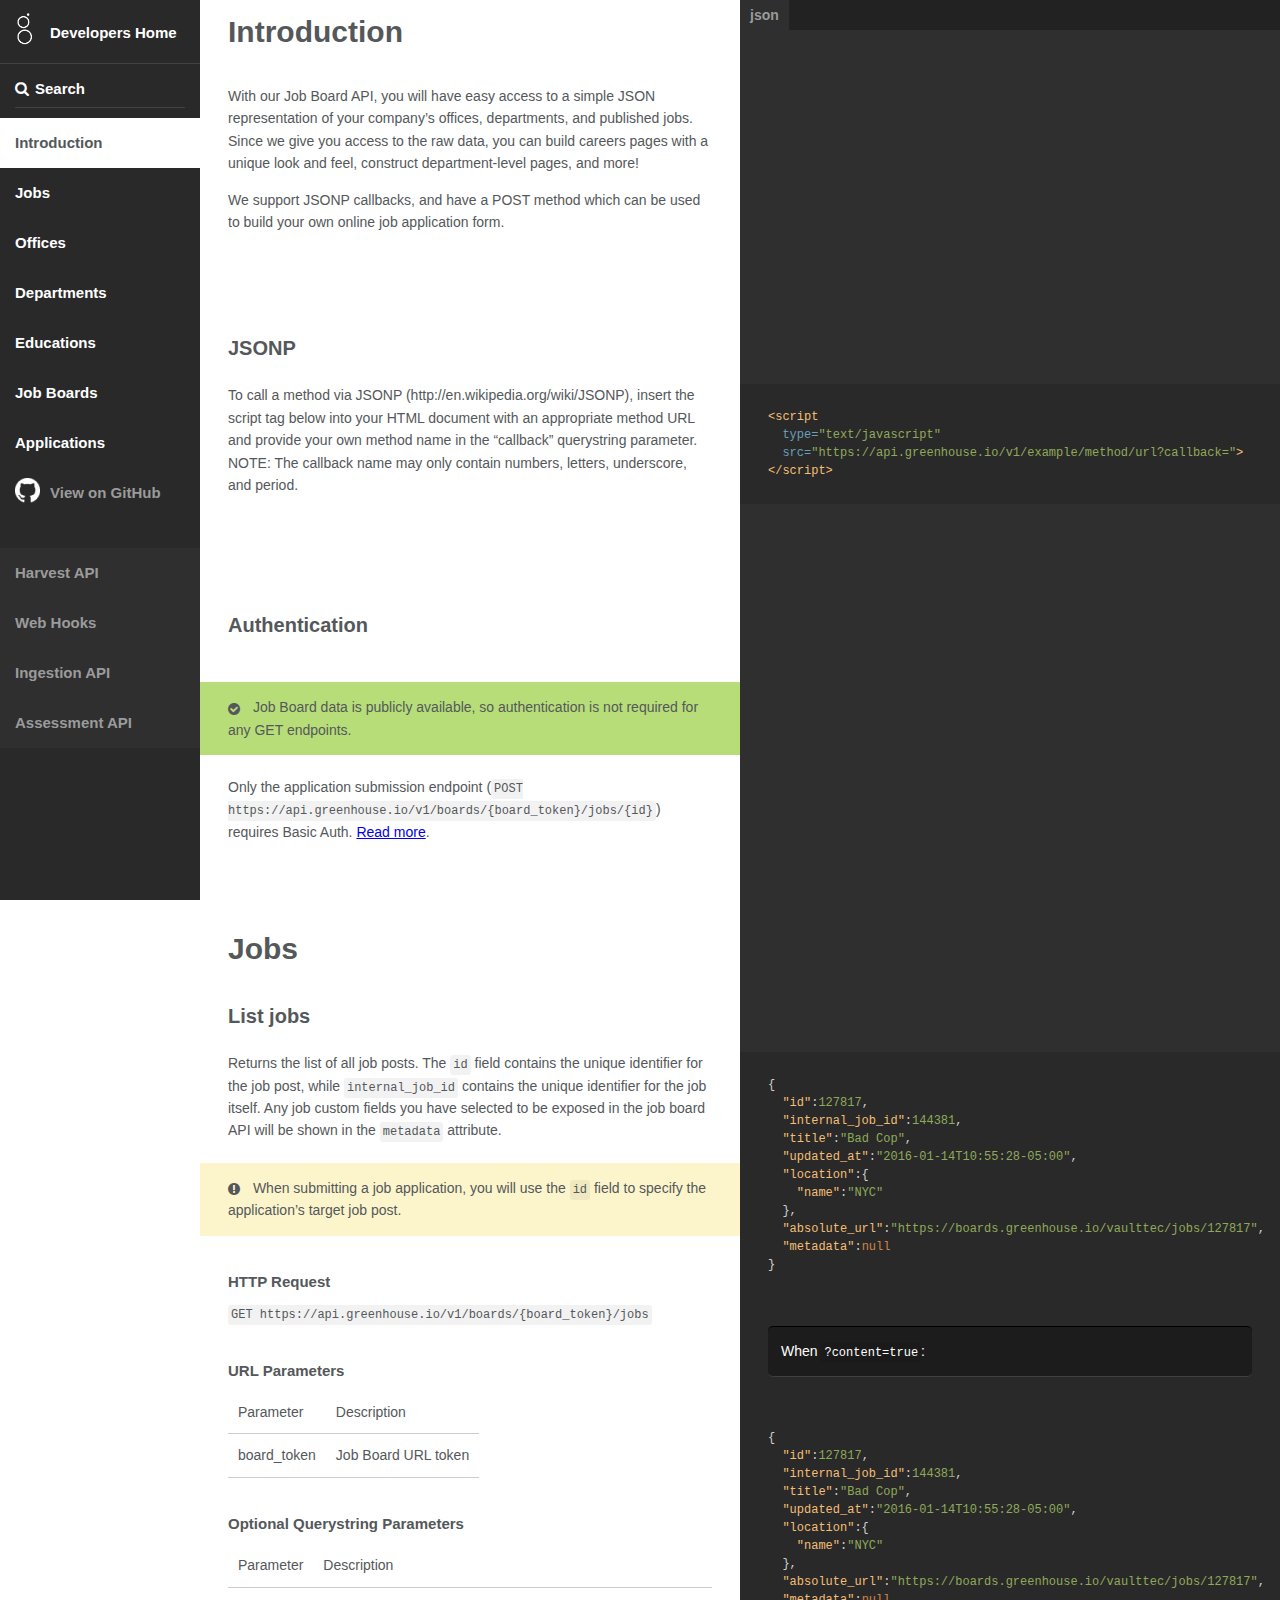
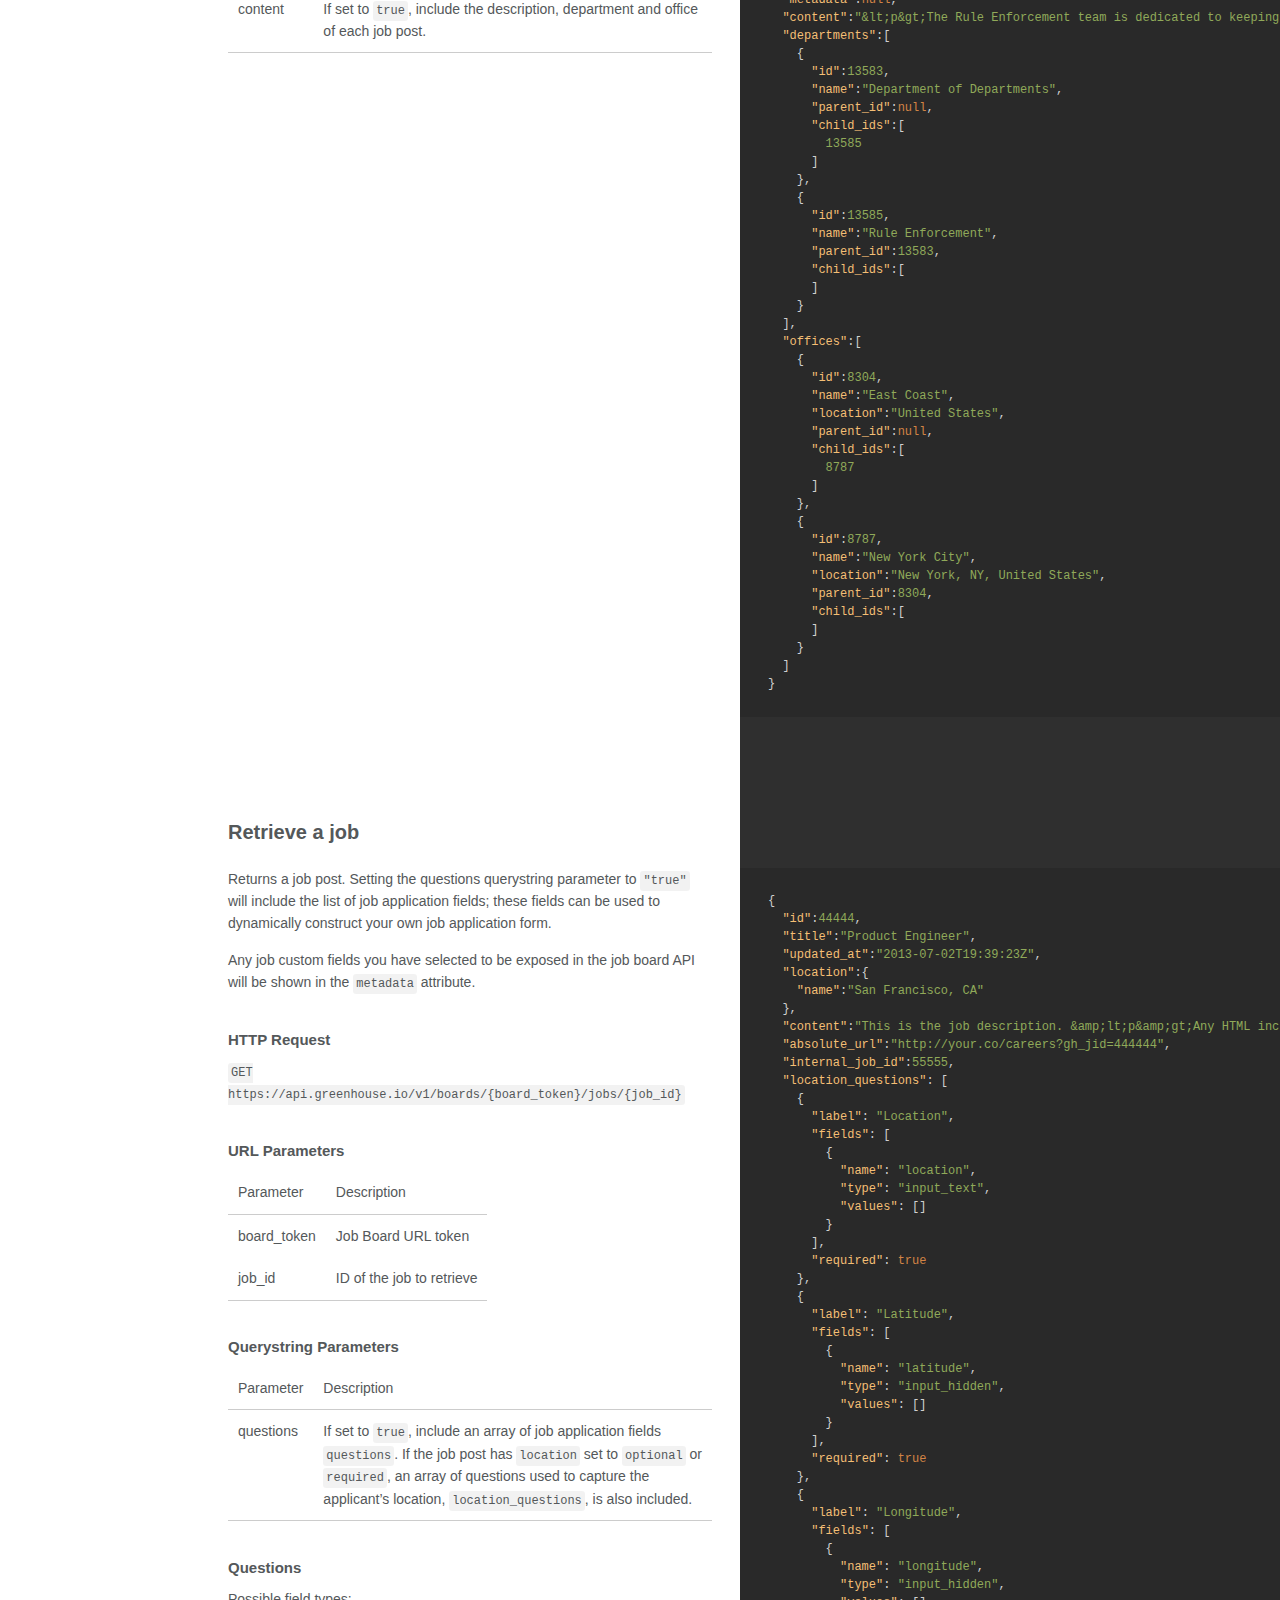
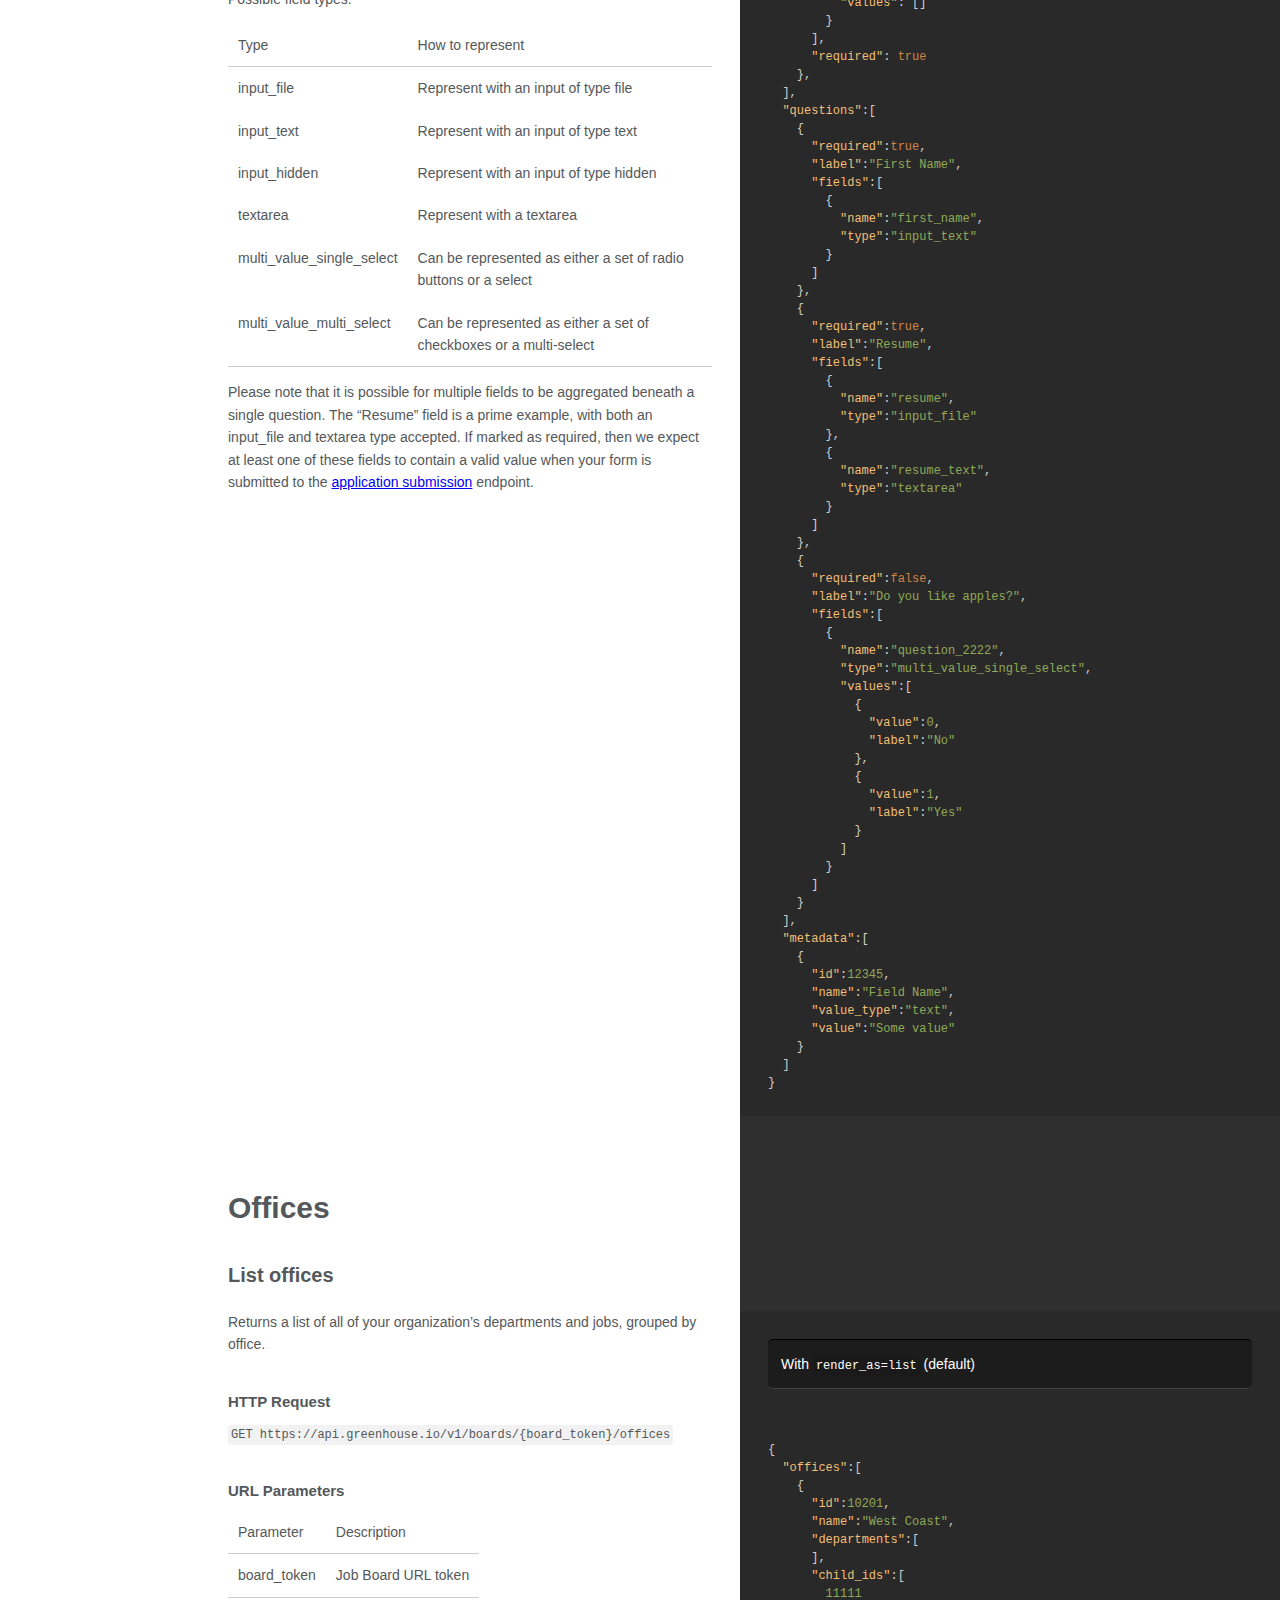
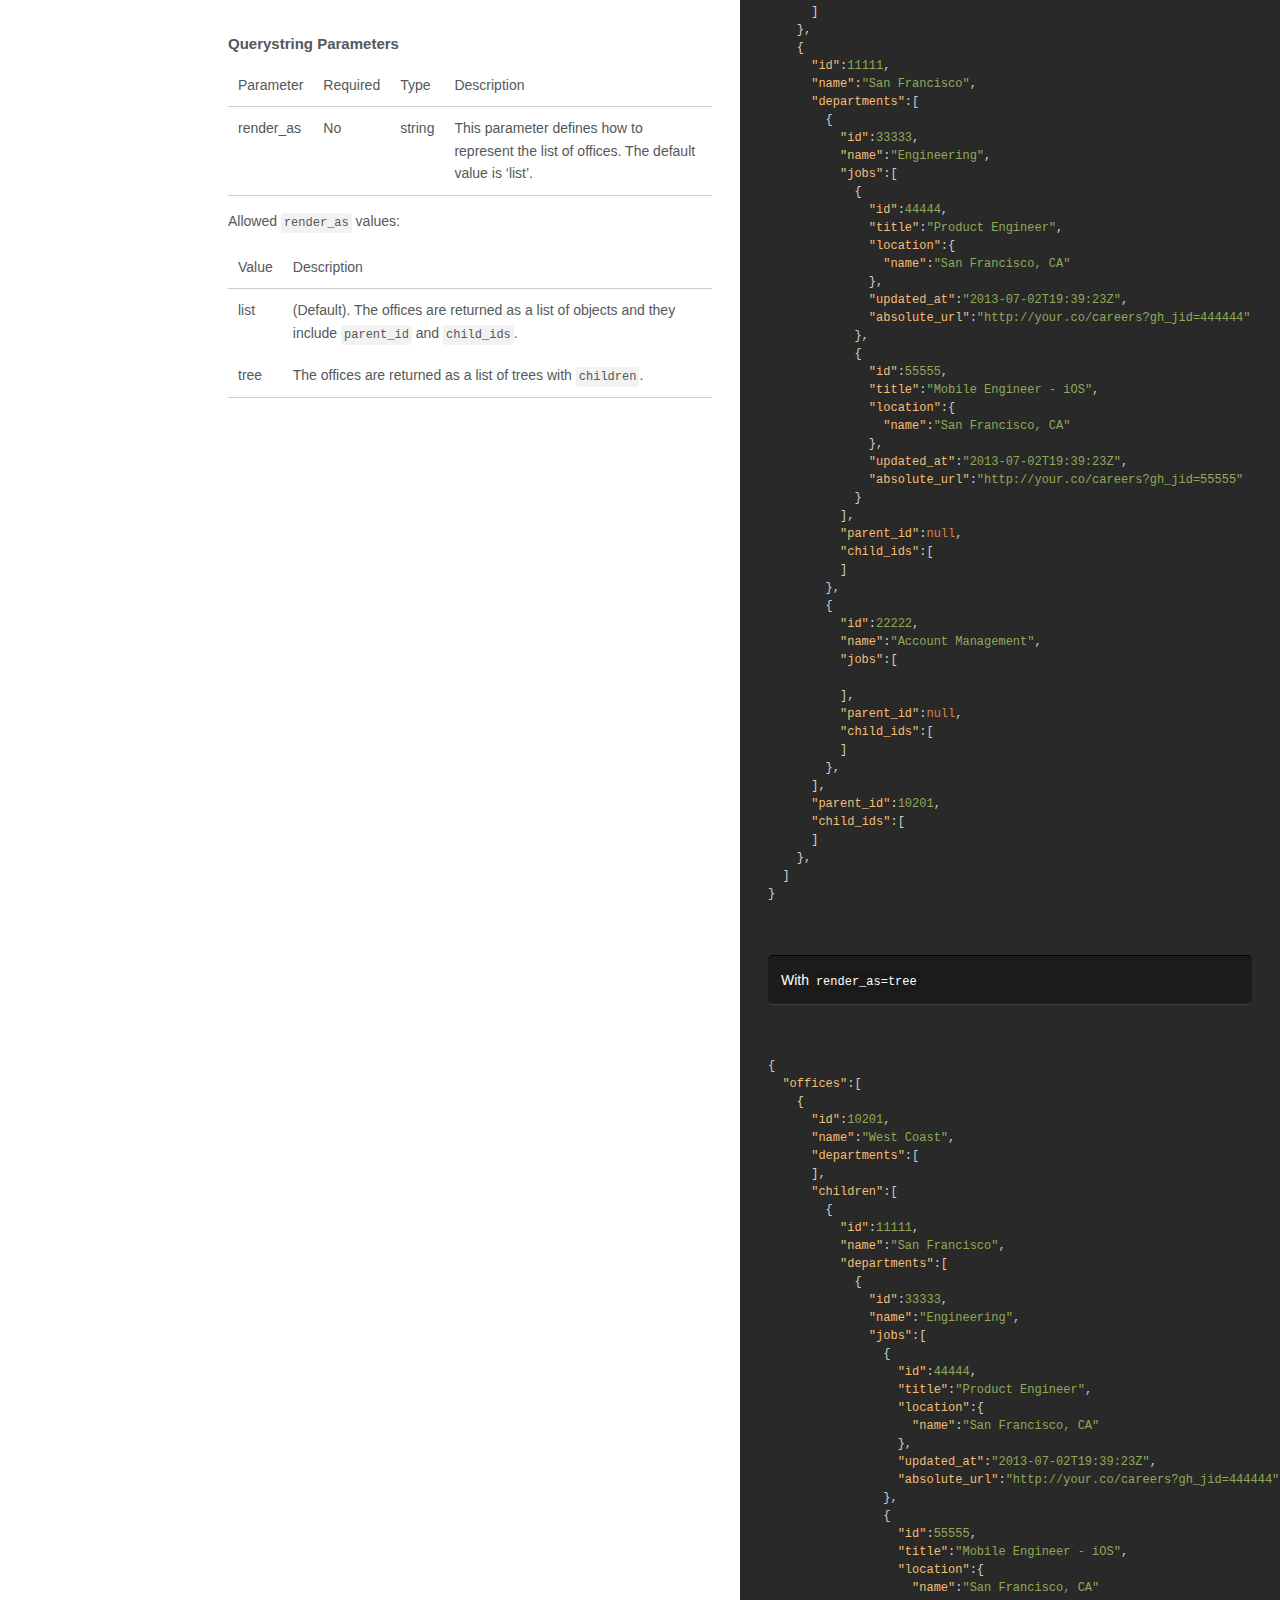
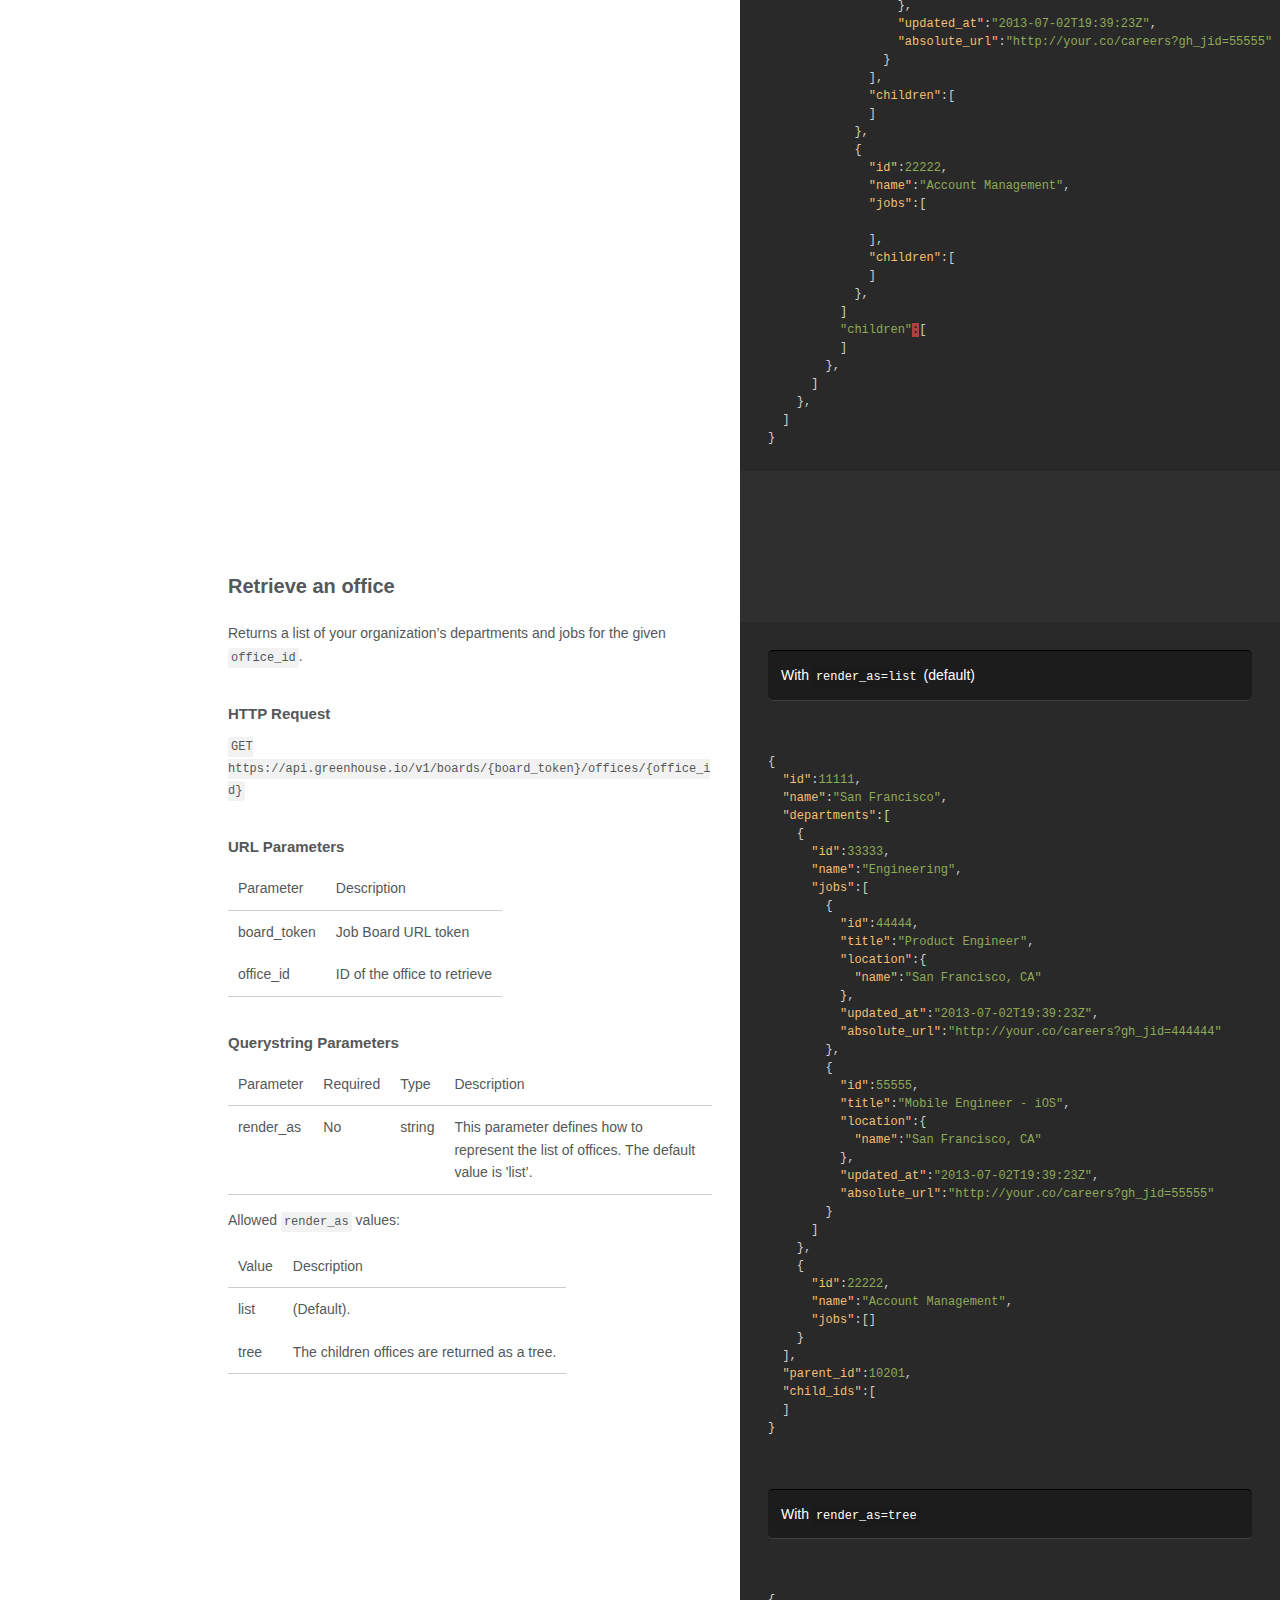
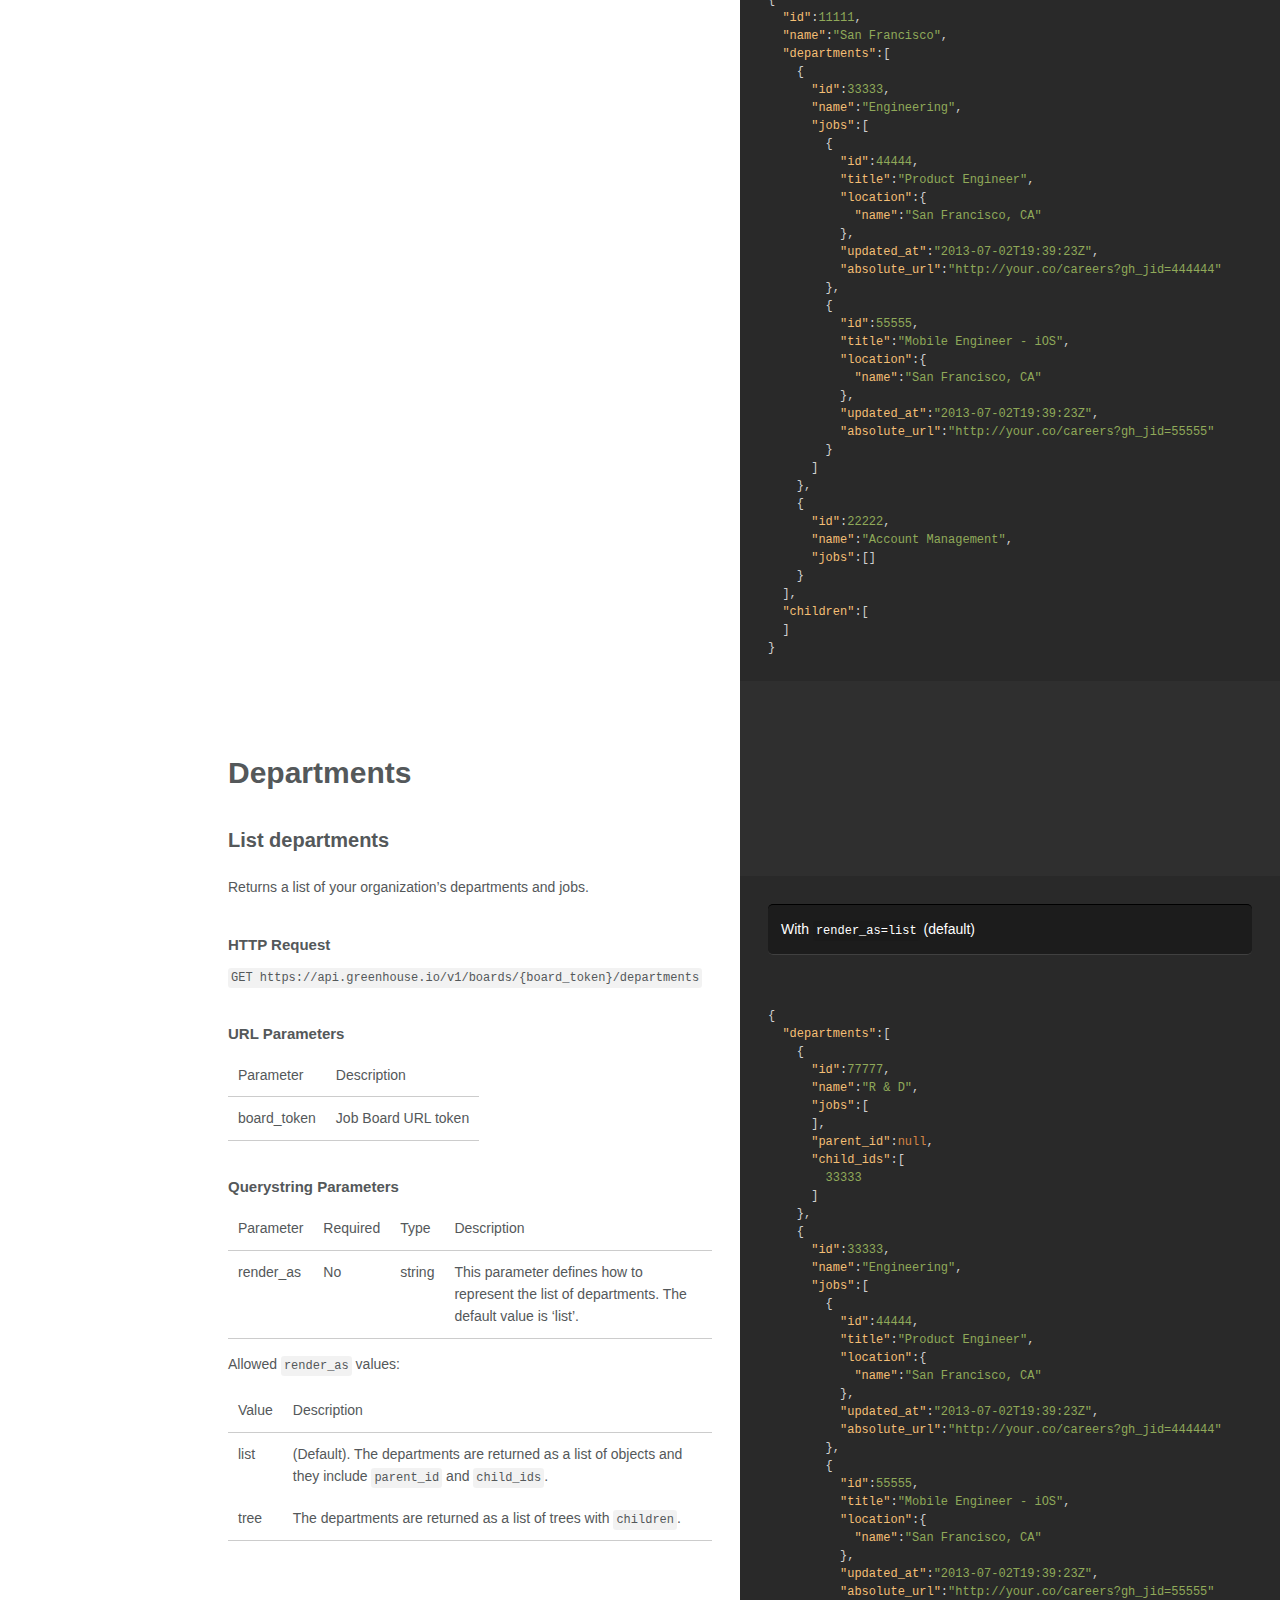
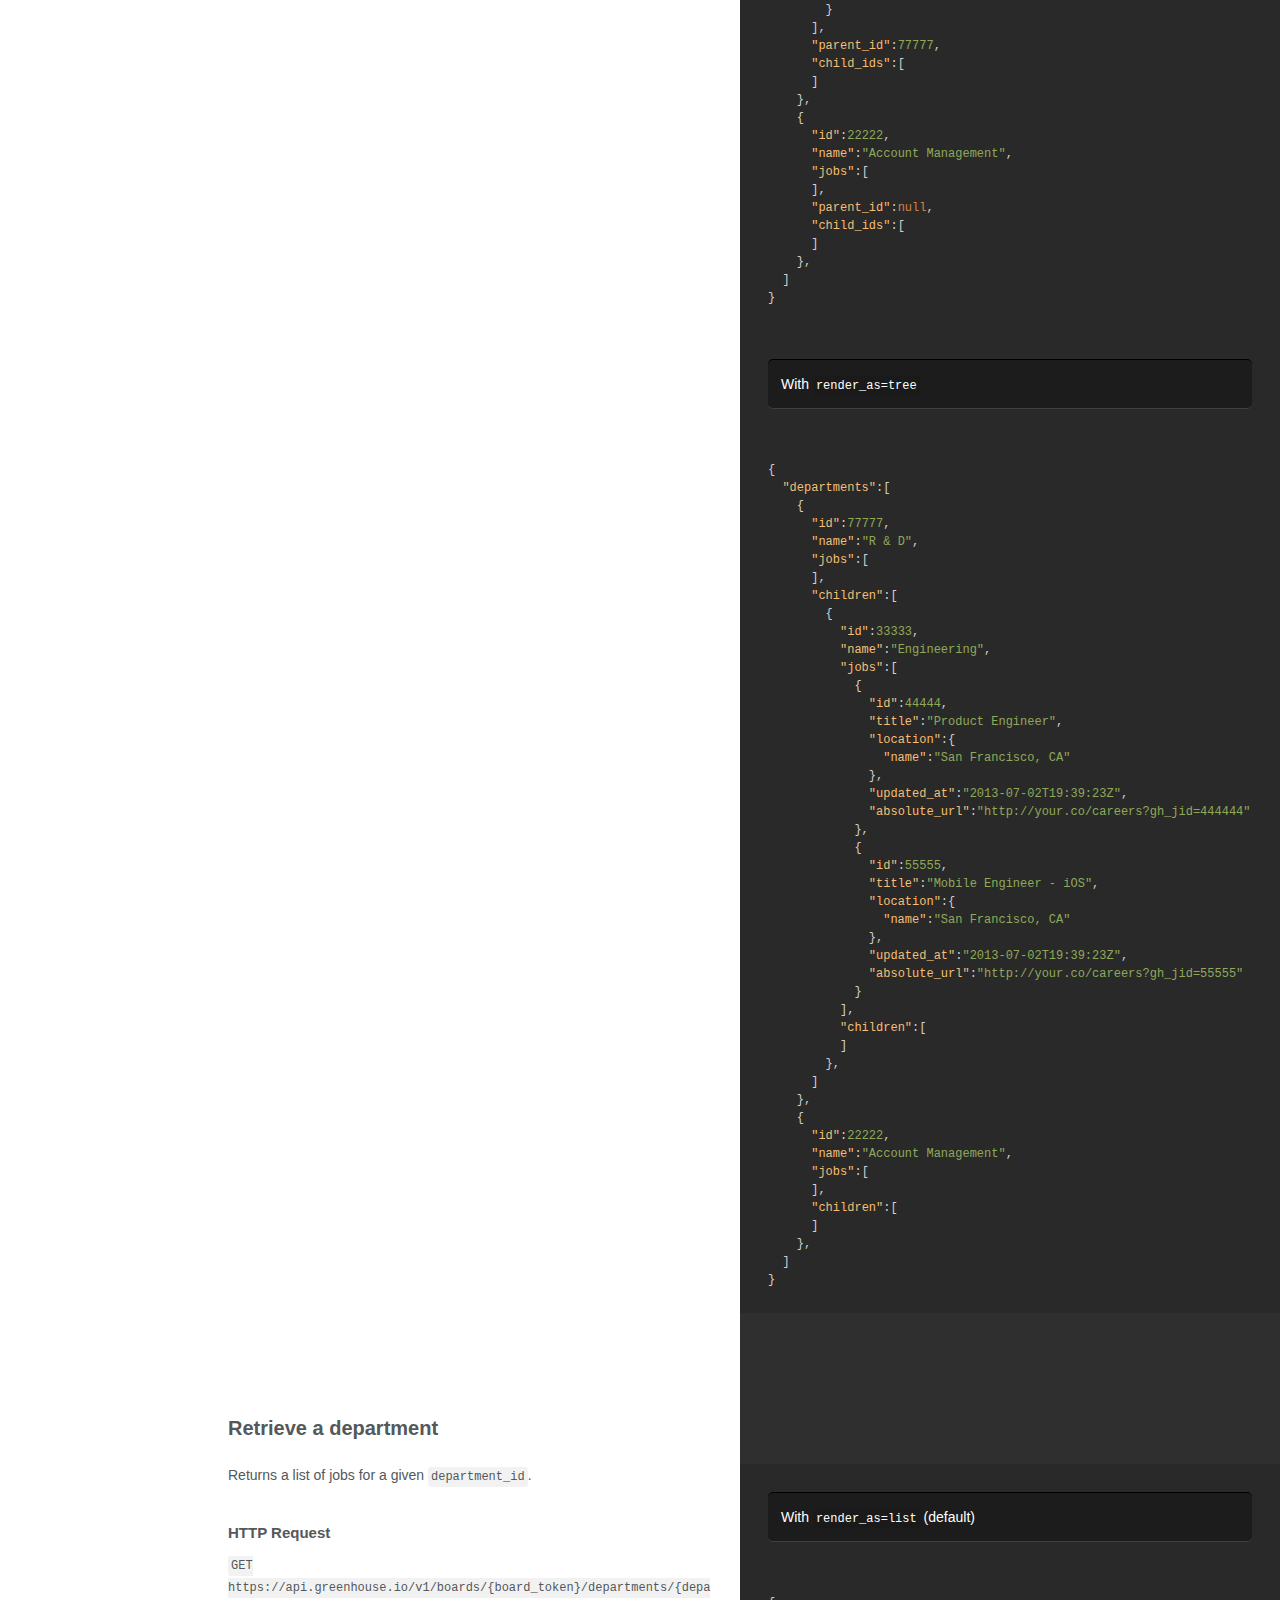
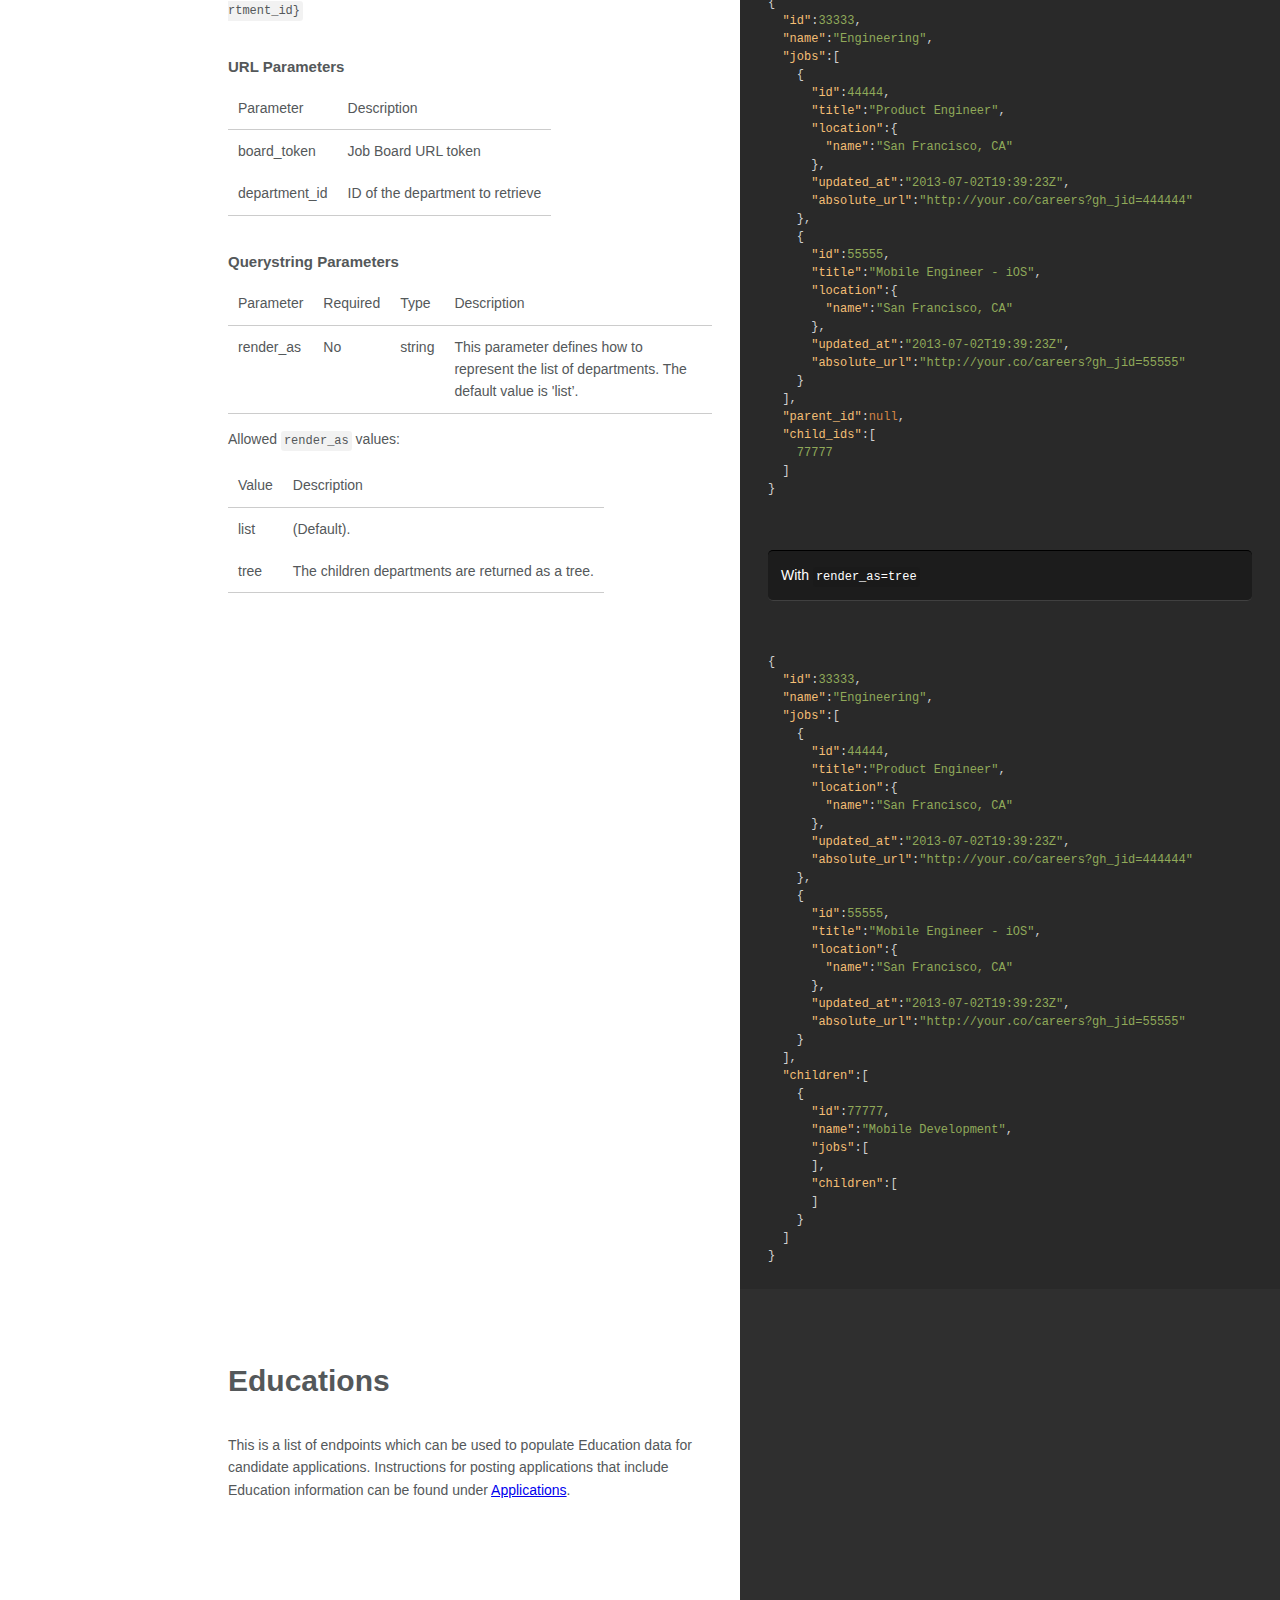
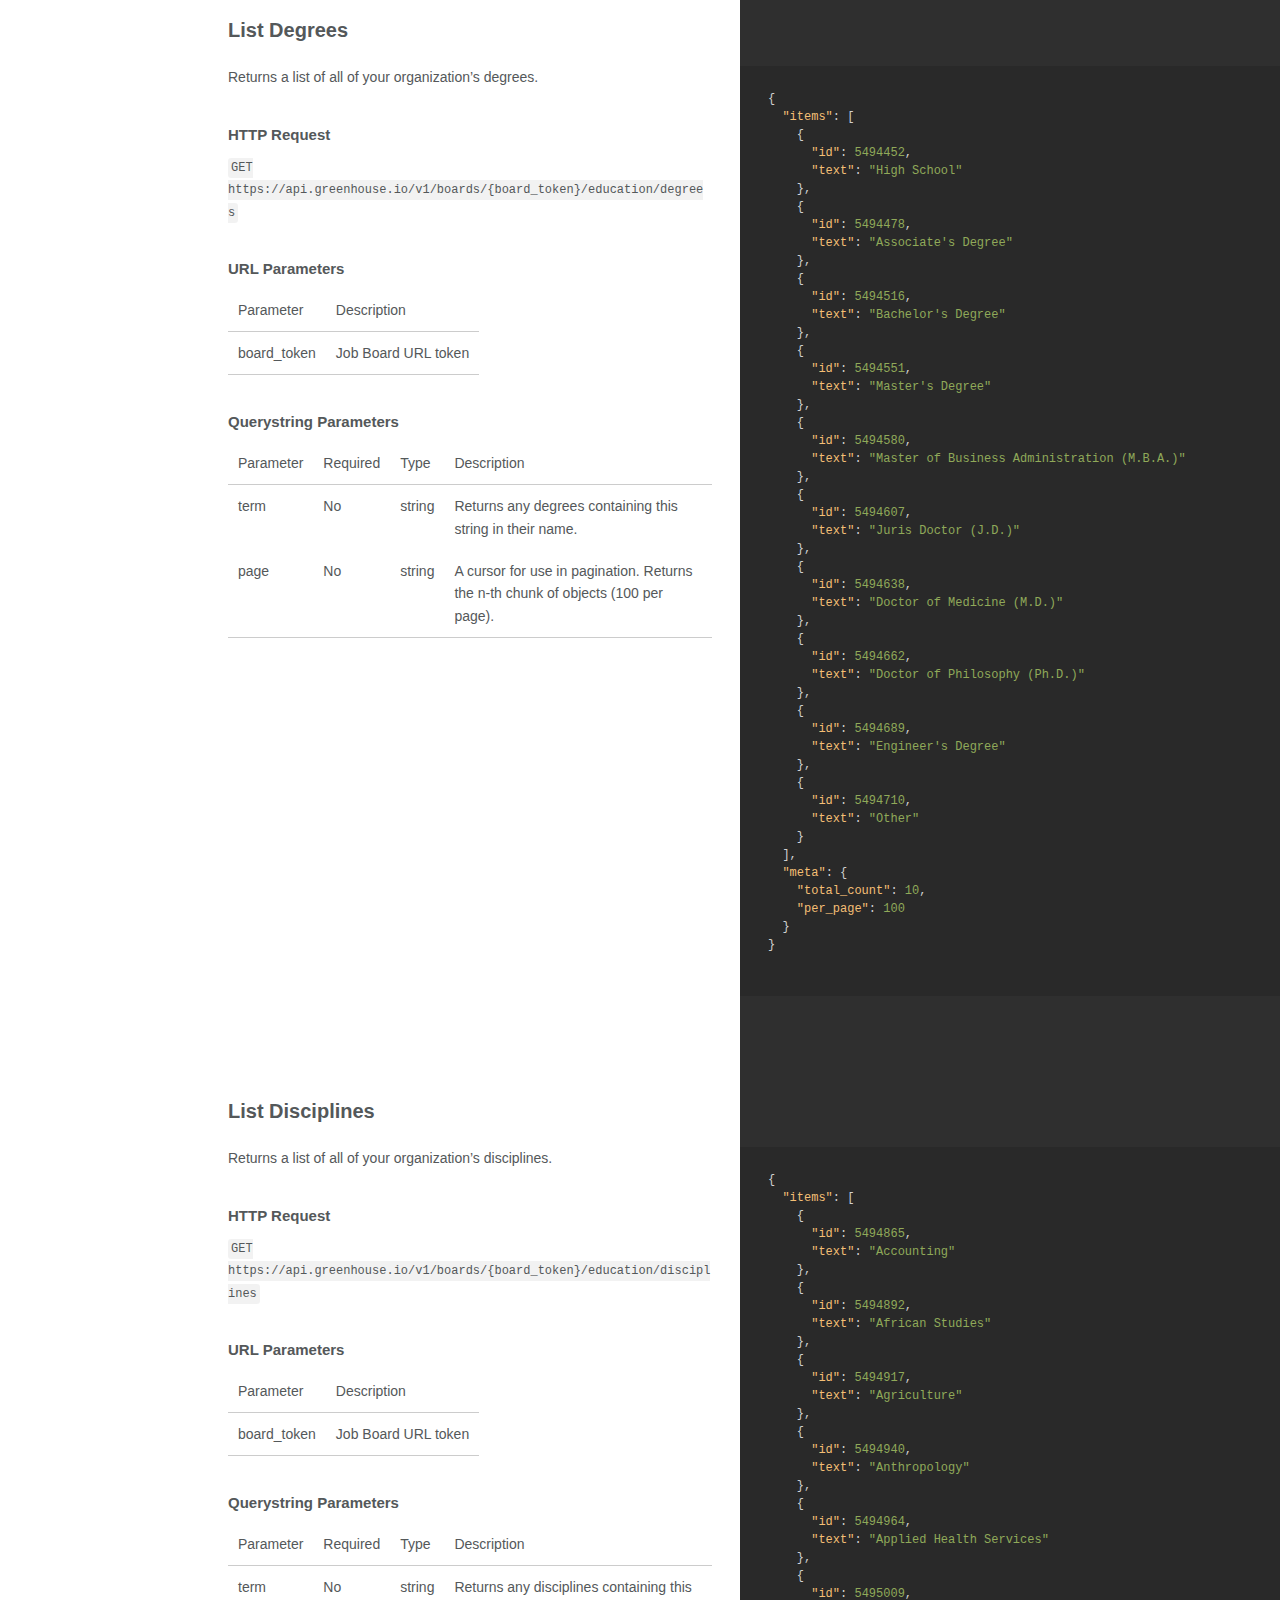
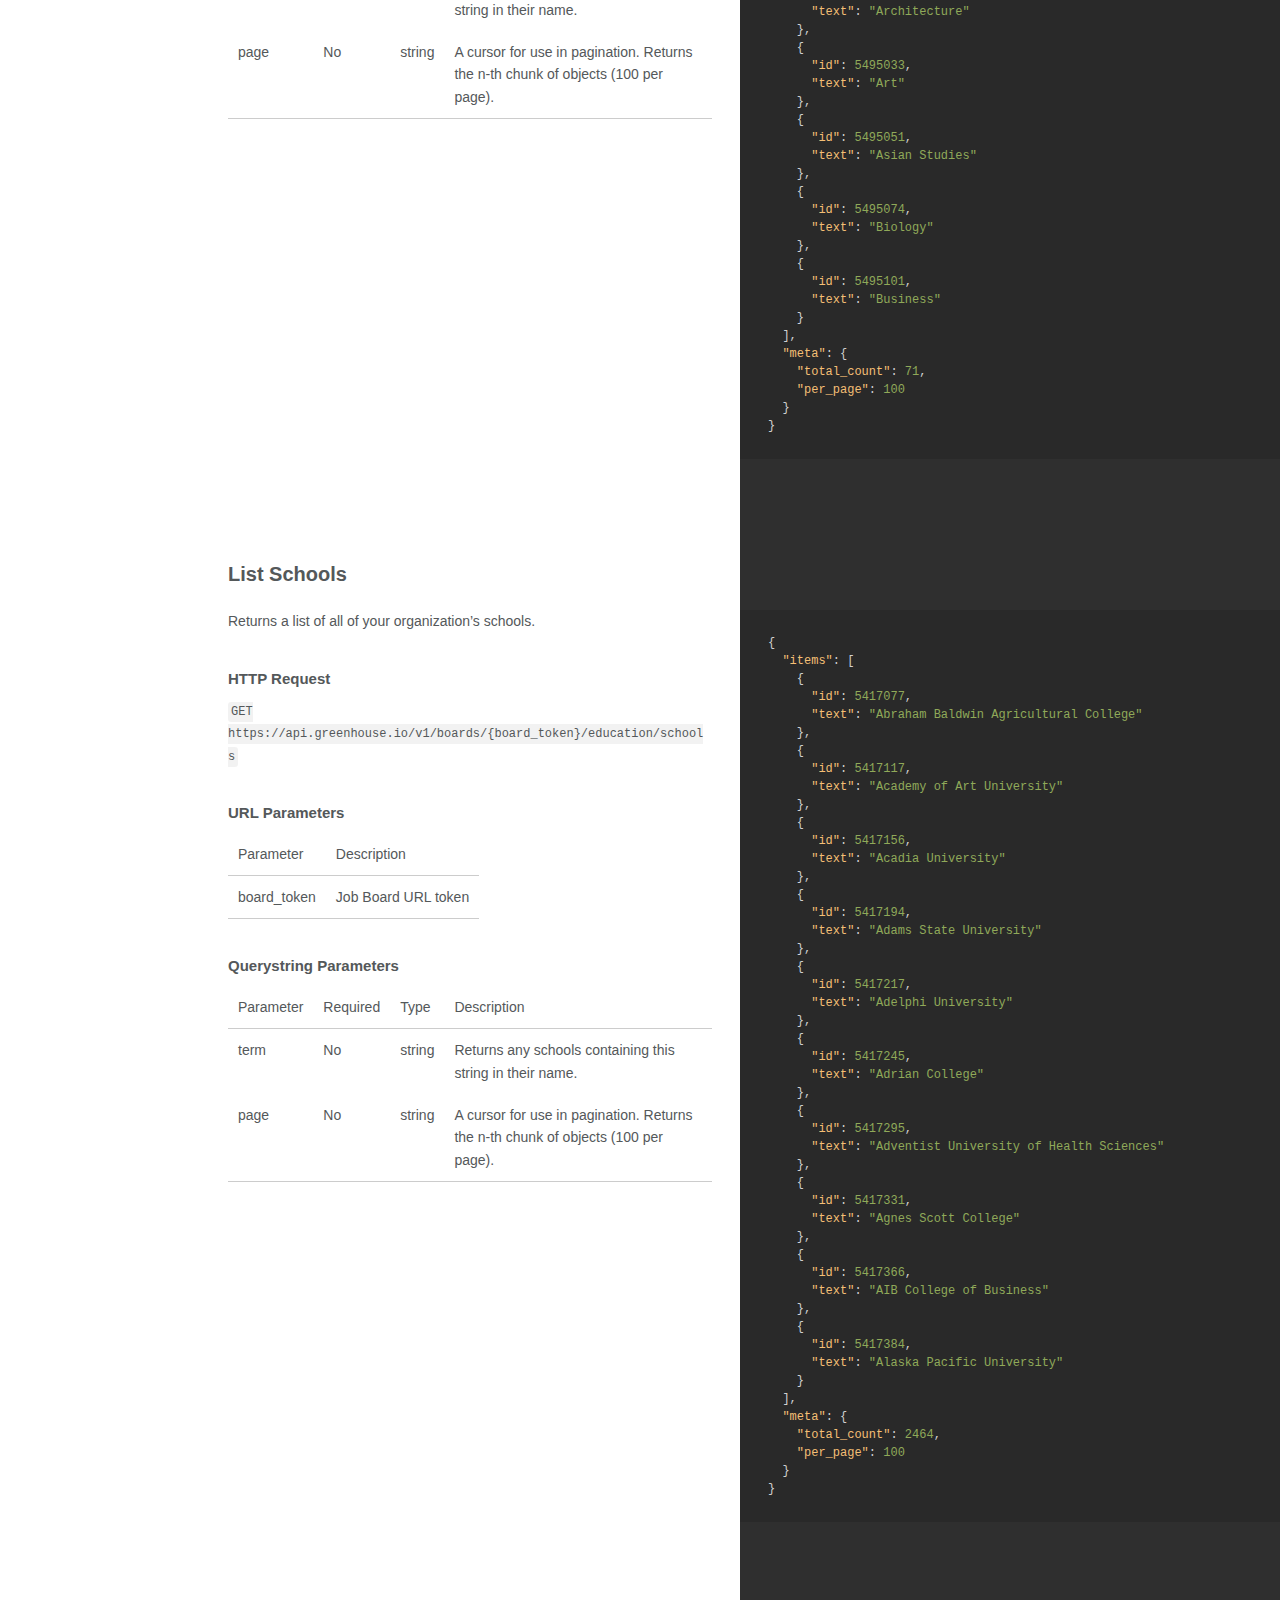
<file: job-board.html>
<!doctype html>
<html>
  <head>
    <meta charset="utf-8">
    <meta content="IE=edge,chrome=1" http-equiv="X-UA-Compatible">
    <meta name="viewport" content="width=device-width, initial-scale=1, maximum-scale=1">
    <link rel="apple-touch-icon" sizes="57x57" href="/images/favicons/apple-touch-icon-57x57.png">
<link rel="apple-touch-icon" sizes="60x60" href="/images/favicons/apple-touch-icon-60x60.png">
<link rel="apple-touch-icon" sizes="72x72" href="/images/favicons/apple-touch-icon-72x72.png">
<link rel="apple-touch-icon" sizes="76x76" href="/images/favicons/apple-touch-icon-76x76.png">
<link rel="apple-touch-icon" sizes="114x114" href="/images/favicons/apple-touch-icon-114x114.png">
<link rel="apple-touch-icon" sizes="120x120" href="/images/favicons/apple-touch-icon-120x120.png">
<link rel="apple-touch-icon" sizes="144x144" href="/images/favicons/apple-touch-icon-144x144.png">
<link rel="icon" type="image/png" href="/images/favicons/favicon-32x32.png" sizes="32x32">
<link rel="icon" type="image/png" href="/images/favicons/favicon-96x96.png" sizes="96x96">
<link rel="icon" type="image/png" href="/images/favicons/favicon-16x16.png" sizes="16x16">
<link rel="manifest" href="/images/favicons/manifest.json">
<link rel="mask-icon" href="/images/favicons/safari-pinned-tab.svg" color="#00b2a9">
<meta name="msapplication-TileColor" content="#da532c">
<meta name="msapplication-TileImage" content="/images/favicons/mstile-144x144.png">
<meta name="theme-color" content="#00b2a9">
    <title>Job Board API | Greenhouse</title>

    <link href="stylesheets/print.css" rel="stylesheet" type="text/css" media="print" />
    <link href="stylesheets/screen_job-board.css" rel="stylesheet" type="text/css" media="screen" />

    <script src="https://ajax.googleapis.com/ajax/libs/jquery/2.1.3/jquery.min.js"></script>
      <script src="javascripts/all.js" type="text/javascript"></script>

      <script>
        $(function() {
          setupLanguages(["json"]);
        });
      </script>

    <script type="text/javascript">
!function(){var analytics=window.analytics=window.analytics||[];if(!analytics.initialize)if(analytics.invoked)window.console&&console.error&&console.error("Segment snippet included twice.");else{analytics.invoked=!0;analytics.methods=["trackSubmit","trackClick","trackLink","trackForm","pageview","identify","reset","group","track","ready","alias","page","once","off","on"];analytics.factory=function(t){return function(){var e=Array.prototype.slice.call(arguments);e.unshift(t);analytics.push(e);return analytics}};for(var t=0;t<analytics.methods.length;t++){var e=analytics.methods[t];analytics[e]=analytics.factory(e)}analytics.load=function(t){var e=document.createElement("script");e.type="text/javascript";e.async=!0;e.src=("https:"===document.location.protocol?"https://":"http://")+"cdn.segment.com/analytics.js/v1/"+t+"/analytics.min.js";var n=document.getElementsByTagName("script")[0];n.parentNode.insertBefore(e,n)};analytics.SNIPPET_VERSION="3.1.0";
analytics.load("2q7wwCrJormvWKrplqZYR2gXyxLK5Uhx");
analytics.page()
}}();
</script>
  </head>

  <body class="job-board">
    <a href="#" id="nav-button">
      <span>
        NAV
        <img src="images/navbar.png" />
      </span>
    </a>
    <div class="tocify-wrapper">
      <a href="/" class="nav-home-link">
        <div class="nav-home">
          <img src="images/logo.png" />
          <span>Developers Home</span>
        </div>
      </a>
        <div class="lang-selector">
              <a href="#" data-language-name="json">json</a>
        </div>
        <div class="search">
          <input type="text" class="search" id="input-search" placeholder="Search">
        </div>
        <ul class="search-results"></ul>
      <div id="toc">
      </div>
      <ul class="toc-appendage">
        <li id="github_link"><a href="https://github.com/grnhse/greenhouse-api-docs/tree/master/source/includes/job-board" title="View on Github" target="_blank">View on GitHub</a></li>
      </ul>
        <ul class="toc-footer">
            <li><a href="/harvest.html" title="Harvest API">Harvest API</a></li>
            <li><a href='/webhooks.html' title="Web Hooks">Web Hooks</a></li>
            <li><a href='/candidate-ingestion.html' title="Ingestion API">Ingestion API</a></li>
            <li><a href='/assessment.html' title="Assessment API">Assessment API</a></li>
        </ul>
    </div>
    <div class="page-wrapper">
      <div class="dark-box"></div>
      <div class="content">
        
          <h1 id="introduction">Introduction</h1>

<p>With our Job Board API, you will have easy access to a simple JSON representation of your company&rsquo;s offices, departments, and published jobs. Since we give you access to the raw data, you can build careers pages with a unique look and feel, construct department-level pages, and more!</p>

<p>We support JSONP callbacks, and have a POST method which can be used to build your own online job application form.</p>

<h2 id="jsonp">JSONP</h2>
<pre class="highlight html"><code><span class="nt">&lt;script
  </span><span class="na">type=</span><span class="s">"text/javascript"</span>
  <span class="na">src=</span><span class="s">"https://api.greenhouse.io/v1/example/method/url?callback="</span><span class="nt">&gt;</span>
<span class="nt">&lt;/script&gt;</span>
</code></pre>

<p>To call a method via JSONP (http://en.wikipedia.org/wiki/JSONP), insert the script tag below into your HTML document with an appropriate method URL and provide your own method name in the &ldquo;callback&rdquo; querystring parameter. NOTE: The callback name may only contain numbers, letters, underscore, and period.</p>

<h2 id="authentication">Authentication</h2>

<aside class="success">
Job Board data is publicly available, so authentication is not required for any GET endpoints.
</aside>

<p>Only the application submission endpoint
(<code class="prettyprint">POST https://api.greenhouse.io/v1/boards/{board_token}/jobs/{id}</code>) requires Basic Auth.
<a href="#submit-an-application">Read more</a>.</p>

          <h1 id="jobs">Jobs</h1>

<h2 id="list-jobs">List jobs</h2>
<pre class="highlight json"><code><span class="p">{</span><span class="w">
  </span><span class="nt">"id"</span><span class="p">:</span><span class="mi">127817</span><span class="p">,</span><span class="w">
  </span><span class="nt">"internal_job_id"</span><span class="p">:</span><span class="mi">144381</span><span class="p">,</span><span class="w">
  </span><span class="nt">"title"</span><span class="p">:</span><span class="s2">"Bad Cop"</span><span class="p">,</span><span class="w">
  </span><span class="nt">"updated_at"</span><span class="p">:</span><span class="s2">"2016-01-14T10:55:28-05:00"</span><span class="p">,</span><span class="w">
  </span><span class="nt">"location"</span><span class="p">:{</span><span class="w">
    </span><span class="nt">"name"</span><span class="p">:</span><span class="s2">"NYC"</span><span class="w">
  </span><span class="p">},</span><span class="w">
  </span><span class="nt">"absolute_url"</span><span class="p">:</span><span class="s2">"https://boards.greenhouse.io/vaulttec/jobs/127817"</span><span class="p">,</span><span class="w">
  </span><span class="nt">"metadata"</span><span class="p">:</span><span class="kc">null</span><span class="w">
</span><span class="p">}</span><span class="w">
</span></code></pre>

<blockquote>
<p>When <code class="prettyprint">?content=true</code>:</p>
</blockquote>
<pre class="highlight json"><code><span class="p">{</span><span class="w">
  </span><span class="nt">"id"</span><span class="p">:</span><span class="mi">127817</span><span class="p">,</span><span class="w">
  </span><span class="nt">"internal_job_id"</span><span class="p">:</span><span class="mi">144381</span><span class="p">,</span><span class="w">
  </span><span class="nt">"title"</span><span class="p">:</span><span class="s2">"Bad Cop"</span><span class="p">,</span><span class="w">
  </span><span class="nt">"updated_at"</span><span class="p">:</span><span class="s2">"2016-01-14T10:55:28-05:00"</span><span class="p">,</span><span class="w">
  </span><span class="nt">"location"</span><span class="p">:{</span><span class="w">
    </span><span class="nt">"name"</span><span class="p">:</span><span class="s2">"NYC"</span><span class="w">
  </span><span class="p">},</span><span class="w">
  </span><span class="nt">"absolute_url"</span><span class="p">:</span><span class="s2">"https://boards.greenhouse.io/vaulttec/jobs/127817"</span><span class="p">,</span><span class="w">
  </span><span class="nt">"metadata"</span><span class="p">:</span><span class="kc">null</span><span class="p">,</span><span class="w">
  </span><span class="nt">"content"</span><span class="p">:</span><span class="s2">"&amp;lt;p&amp;gt;The Rule Enforcement team is dedicated to keeping all employees in line. &amp;amp;nbsp;Rule enforcers use&amp;amp;nbsp;various tactics such as physical intimidation, awkward pauses, and dramatic coffee sips in order to make sure everyone does what they&amp;#39;re told."</span><span class="p">,</span><span class="w">
  </span><span class="nt">"departments"</span><span class="p">:[</span><span class="w">
    </span><span class="p">{</span><span class="w">
      </span><span class="nt">"id"</span><span class="p">:</span><span class="mi">13583</span><span class="p">,</span><span class="w">
      </span><span class="nt">"name"</span><span class="p">:</span><span class="s2">"Department of Departments"</span><span class="p">,</span><span class="w">
      </span><span class="nt">"parent_id"</span><span class="p">:</span><span class="kc">null</span><span class="p">,</span><span class="w">
      </span><span class="nt">"child_ids"</span><span class="p">:[</span><span class="w">
        </span><span class="mi">13585</span><span class="w">
      </span><span class="p">]</span><span class="w">
    </span><span class="p">},</span><span class="w">
    </span><span class="p">{</span><span class="w">
      </span><span class="nt">"id"</span><span class="p">:</span><span class="mi">13585</span><span class="p">,</span><span class="w">
      </span><span class="nt">"name"</span><span class="p">:</span><span class="s2">"Rule Enforcement"</span><span class="p">,</span><span class="w">
      </span><span class="nt">"parent_id"</span><span class="p">:</span><span class="mi">13583</span><span class="p">,</span><span class="w">
      </span><span class="nt">"child_ids"</span><span class="p">:[</span><span class="w">
      </span><span class="p">]</span><span class="w">
    </span><span class="p">}</span><span class="w">
  </span><span class="p">],</span><span class="w">
  </span><span class="nt">"offices"</span><span class="p">:[</span><span class="w">
    </span><span class="p">{</span><span class="w">
      </span><span class="nt">"id"</span><span class="p">:</span><span class="mi">8304</span><span class="p">,</span><span class="w">
      </span><span class="nt">"name"</span><span class="p">:</span><span class="s2">"East Coast"</span><span class="p">,</span><span class="w">
      </span><span class="nt">"location"</span><span class="p">:</span><span class="s2">"United States"</span><span class="p">,</span><span class="w">
      </span><span class="nt">"parent_id"</span><span class="p">:</span><span class="kc">null</span><span class="p">,</span><span class="w">
      </span><span class="nt">"child_ids"</span><span class="p">:[</span><span class="w">
        </span><span class="mi">8787</span><span class="w">
      </span><span class="p">]</span><span class="w">
    </span><span class="p">},</span><span class="w">
    </span><span class="p">{</span><span class="w">
      </span><span class="nt">"id"</span><span class="p">:</span><span class="mi">8787</span><span class="p">,</span><span class="w">
      </span><span class="nt">"name"</span><span class="p">:</span><span class="s2">"New York City"</span><span class="p">,</span><span class="w">
      </span><span class="nt">"location"</span><span class="p">:</span><span class="s2">"New York, NY, United States"</span><span class="p">,</span><span class="w">
      </span><span class="nt">"parent_id"</span><span class="p">:</span><span class="mi">8304</span><span class="p">,</span><span class="w">
      </span><span class="nt">"child_ids"</span><span class="p">:[</span><span class="w">
      </span><span class="p">]</span><span class="w">
    </span><span class="p">}</span><span class="w">
  </span><span class="p">]</span><span class="w">
</span><span class="p">}</span><span class="w">
</span></code></pre>

<p>Returns the list of all job posts. The <code class="prettyprint">id</code> field contains the unique identifier for the job post, while <code class="prettyprint">internal_job_id</code> contains the unique identifier for the job itself. Any job custom fields you have selected to be exposed in the job board API will be shown in the <code class="prettyprint">metadata</code> attribute.</p>

<aside class="warning">
When submitting a job application, you will use the <code>id</code> field to specify the application&rsquo;s target job post.
</aside>

<h3 id="http-request">HTTP Request</h3>

<p><code class="prettyprint">GET https://api.greenhouse.io/v1/boards/{board_token}/jobs</code></p>

<h3 id="url-parameters">URL Parameters</h3>

<table><thead>
<tr>
<td>Parameter</td><td>Description</td></tr>
</thead><tbody>
<tr>
<td>board_token</td><td>Job Board URL token</td></tr>
</tbody></table>

<h3 id="optional-querystring-parameters">Optional Querystring Parameters</h3>

<table><thead>
<tr>
<td>Parameter</td><td>Description</td></tr>
</thead><tbody>
<tr>
<td>content</td><td>If set to <code class="prettyprint">true</code>, include the description, department and office of each job post.</td></tr>
</tbody></table>

<h2 id="retrieve-a-job">Retrieve a job</h2>
<pre class="highlight json"><code><span class="p">{</span><span class="w">
  </span><span class="nt">"id"</span><span class="p">:</span><span class="mi">44444</span><span class="p">,</span><span class="w">
  </span><span class="nt">"title"</span><span class="p">:</span><span class="s2">"Product Engineer"</span><span class="p">,</span><span class="w">
  </span><span class="nt">"updated_at"</span><span class="p">:</span><span class="s2">"2013-07-02T19:39:23Z"</span><span class="p">,</span><span class="w">
  </span><span class="nt">"location"</span><span class="p">:{</span><span class="w">
    </span><span class="nt">"name"</span><span class="p">:</span><span class="s2">"San Francisco, CA"</span><span class="w">
  </span><span class="p">},</span><span class="w">
  </span><span class="nt">"content"</span><span class="p">:</span><span class="s2">"This is the job description. &amp;amp;lt;p&amp;amp;gt;Any HTML included through the hosted job application editor will be automatically converted into corresponding HTML entitites.&amp;amp;lt;/p&amp;amp;gt;"</span><span class="p">,</span><span class="w">
  </span><span class="nt">"absolute_url"</span><span class="p">:</span><span class="s2">"http://your.co/careers?gh_jid=444444"</span><span class="p">,</span><span class="w">
  </span><span class="nt">"internal_job_id"</span><span class="p">:</span><span class="mi">55555</span><span class="p">,</span><span class="w">
  </span><span class="nt">"location_questions"</span><span class="p">:</span><span class="w"> </span><span class="p">[</span><span class="w">
    </span><span class="p">{</span><span class="w">
      </span><span class="nt">"label"</span><span class="p">:</span><span class="w"> </span><span class="s2">"Location"</span><span class="p">,</span><span class="w">
      </span><span class="nt">"fields"</span><span class="p">:</span><span class="w"> </span><span class="p">[</span><span class="w">
        </span><span class="p">{</span><span class="w">
          </span><span class="nt">"name"</span><span class="p">:</span><span class="w"> </span><span class="s2">"location"</span><span class="p">,</span><span class="w">
          </span><span class="nt">"type"</span><span class="p">:</span><span class="w"> </span><span class="s2">"input_text"</span><span class="p">,</span><span class="w">
          </span><span class="nt">"values"</span><span class="p">:</span><span class="w"> </span><span class="p">[]</span><span class="w">
        </span><span class="p">}</span><span class="w">
      </span><span class="p">],</span><span class="w">
      </span><span class="nt">"required"</span><span class="p">:</span><span class="w"> </span><span class="kc">true</span><span class="w">
    </span><span class="p">},</span><span class="w">
    </span><span class="p">{</span><span class="w">
      </span><span class="nt">"label"</span><span class="p">:</span><span class="w"> </span><span class="s2">"Latitude"</span><span class="p">,</span><span class="w">
      </span><span class="nt">"fields"</span><span class="p">:</span><span class="w"> </span><span class="p">[</span><span class="w">
        </span><span class="p">{</span><span class="w">
          </span><span class="nt">"name"</span><span class="p">:</span><span class="w"> </span><span class="s2">"latitude"</span><span class="p">,</span><span class="w">
          </span><span class="nt">"type"</span><span class="p">:</span><span class="w"> </span><span class="s2">"input_hidden"</span><span class="p">,</span><span class="w">
          </span><span class="nt">"values"</span><span class="p">:</span><span class="w"> </span><span class="p">[]</span><span class="w">
        </span><span class="p">}</span><span class="w">
      </span><span class="p">],</span><span class="w">
      </span><span class="nt">"required"</span><span class="p">:</span><span class="w"> </span><span class="kc">true</span><span class="w">
    </span><span class="p">},</span><span class="w">
    </span><span class="p">{</span><span class="w">
      </span><span class="nt">"label"</span><span class="p">:</span><span class="w"> </span><span class="s2">"Longitude"</span><span class="p">,</span><span class="w">
      </span><span class="nt">"fields"</span><span class="p">:</span><span class="w"> </span><span class="p">[</span><span class="w">
        </span><span class="p">{</span><span class="w">
          </span><span class="nt">"name"</span><span class="p">:</span><span class="w"> </span><span class="s2">"longitude"</span><span class="p">,</span><span class="w">
          </span><span class="nt">"type"</span><span class="p">:</span><span class="w"> </span><span class="s2">"input_hidden"</span><span class="p">,</span><span class="w">
          </span><span class="nt">"values"</span><span class="p">:</span><span class="w"> </span><span class="p">[]</span><span class="w">
        </span><span class="p">}</span><span class="w">
      </span><span class="p">],</span><span class="w">
      </span><span class="nt">"required"</span><span class="p">:</span><span class="w"> </span><span class="kc">true</span><span class="w">
    </span><span class="p">},</span><span class="w">
  </span><span class="p">],</span><span class="w">
  </span><span class="nt">"questions"</span><span class="p">:[</span><span class="w">
    </span><span class="p">{</span><span class="w">
      </span><span class="nt">"required"</span><span class="p">:</span><span class="kc">true</span><span class="p">,</span><span class="w">
      </span><span class="nt">"label"</span><span class="p">:</span><span class="s2">"First Name"</span><span class="p">,</span><span class="w">
      </span><span class="nt">"fields"</span><span class="p">:[</span><span class="w">
        </span><span class="p">{</span><span class="w">
          </span><span class="nt">"name"</span><span class="p">:</span><span class="s2">"first_name"</span><span class="p">,</span><span class="w"> 
          </span><span class="nt">"type"</span><span class="p">:</span><span class="s2">"input_text"</span><span class="w">
        </span><span class="p">}</span><span class="w">
      </span><span class="p">]</span><span class="w">
    </span><span class="p">},</span><span class="w">
    </span><span class="p">{</span><span class="w">
      </span><span class="nt">"required"</span><span class="p">:</span><span class="kc">true</span><span class="p">,</span><span class="w">
      </span><span class="nt">"label"</span><span class="p">:</span><span class="s2">"Resume"</span><span class="p">,</span><span class="w">
      </span><span class="nt">"fields"</span><span class="p">:[</span><span class="w">
        </span><span class="p">{</span><span class="w">
          </span><span class="nt">"name"</span><span class="p">:</span><span class="s2">"resume"</span><span class="p">,</span><span class="w">
          </span><span class="nt">"type"</span><span class="p">:</span><span class="s2">"input_file"</span><span class="w">
        </span><span class="p">},</span><span class="w">
        </span><span class="p">{</span><span class="w">
          </span><span class="nt">"name"</span><span class="p">:</span><span class="s2">"resume_text"</span><span class="p">,</span><span class="w">
          </span><span class="nt">"type"</span><span class="p">:</span><span class="s2">"textarea"</span><span class="w">
        </span><span class="p">}</span><span class="w">
      </span><span class="p">]</span><span class="w">
    </span><span class="p">},</span><span class="w">
    </span><span class="p">{</span><span class="w">
      </span><span class="nt">"required"</span><span class="p">:</span><span class="kc">false</span><span class="p">,</span><span class="w">
      </span><span class="nt">"label"</span><span class="p">:</span><span class="s2">"Do you like apples?"</span><span class="p">,</span><span class="w">
      </span><span class="nt">"fields"</span><span class="p">:[</span><span class="w">
        </span><span class="p">{</span><span class="w">
          </span><span class="nt">"name"</span><span class="p">:</span><span class="s2">"question_2222"</span><span class="p">,</span><span class="w">
          </span><span class="nt">"type"</span><span class="p">:</span><span class="s2">"multi_value_single_select"</span><span class="p">,</span><span class="w">
          </span><span class="nt">"values"</span><span class="p">:[</span><span class="w">
            </span><span class="p">{</span><span class="w">
              </span><span class="nt">"value"</span><span class="p">:</span><span class="mi">0</span><span class="p">,</span><span class="w">
              </span><span class="nt">"label"</span><span class="p">:</span><span class="s2">"No"</span><span class="w">
            </span><span class="p">},</span><span class="w">
            </span><span class="p">{</span><span class="w">
              </span><span class="nt">"value"</span><span class="p">:</span><span class="mi">1</span><span class="p">,</span><span class="w">
              </span><span class="nt">"label"</span><span class="p">:</span><span class="s2">"Yes"</span><span class="w">
            </span><span class="p">}</span><span class="w">
          </span><span class="p">]</span><span class="w">
        </span><span class="p">}</span><span class="w">
      </span><span class="p">]</span><span class="w">
    </span><span class="p">}</span><span class="w">
  </span><span class="p">],</span><span class="w">
  </span><span class="nt">"metadata"</span><span class="p">:[</span><span class="w">
    </span><span class="p">{</span><span class="w">
      </span><span class="nt">"id"</span><span class="p">:</span><span class="mi">12345</span><span class="p">,</span><span class="w">
      </span><span class="nt">"name"</span><span class="p">:</span><span class="s2">"Field Name"</span><span class="p">,</span><span class="w">
      </span><span class="nt">"value_type"</span><span class="p">:</span><span class="s2">"text"</span><span class="p">,</span><span class="w">
      </span><span class="nt">"value"</span><span class="p">:</span><span class="s2">"Some value"</span><span class="w">
    </span><span class="p">}</span><span class="w">
  </span><span class="p">]</span><span class="w">
</span><span class="p">}</span><span class="w">
</span></code></pre>

<p>Returns a job post. Setting the questions querystring parameter to
<code class="prettyprint">&quot;true&quot;</code> will include the list of job application fields; these fields
can be used to dynamically construct your own job application form.</p>

<p>Any job custom fields you have selected to be exposed in the job board API will be shown in the <code class="prettyprint">metadata</code> attribute.</p>

<h3 id="http-request">HTTP Request</h3>

<p><code class="prettyprint">GET https://api.greenhouse.io/v1/boards/{board_token}/jobs/{job_id}</code></p>

<h3 id="url-parameters">URL Parameters</h3>

<table><thead>
<tr>
<td>Parameter</td><td>Description</td></tr>
</thead><tbody>
<tr>
<td>board_token</td><td>Job Board URL token</td></tr>
<tr>
<td>job_id</td><td>ID of the job to retrieve</td></tr>
</tbody></table>

<h3 id="querystring-parameters">Querystring Parameters</h3>

<table><thead>
<tr>
<td>Parameter</td><td>Description</td></tr>
</thead><tbody>
<tr>
<td class="optional">questions</td><td>If set to <code class="prettyprint">true</code>, include an array of job application fields <code class="prettyprint">questions</code>. If the job post has <code class="prettyprint">location</code> set to <code class="prettyprint">optional</code> or <code class="prettyprint">required</code>, an array of questions used to capture the applicant&rsquo;s location, <code class="prettyprint">location_questions</code>, is also included.</td></tr>
</tbody></table>

<h3 id="questions">Questions</h3>

<p>Possible field types:</p>

<table><thead>
<tr>
<td>Type</td><td>How to represent</td></tr>
</thead><tbody>
<tr>
<td>input_file</td><td>Represent with an input of type file</td></tr>
<tr>
<td>input_text</td><td>Represent with an input of type text</td></tr>
<tr>
<td>input_hidden</td><td>Represent with an input of type hidden</td></tr>
<tr>
<td>textarea</td><td>Represent with a textarea</td></tr>
<tr>
<td>multi_value_single_select</td><td>Can be represented as either a set of radio buttons or a select</td></tr>
<tr>
<td>multi_value_multi_select</td><td>Can be represented as either a set of checkboxes or a multi-select</td></tr>
</tbody></table>

<p>Please note that it is possible for multiple fields to be aggregated beneath a single question. The &ldquo;Resume&rdquo; field is a prime example, with both an input_file and textarea type accepted. If marked as required, then we expect at least one of these fields to contain a valid value when your form is submitted to the <a href="#applications">application submission</a> endpoint.</p>

          <h1 id="offices">Offices</h1>

<h2 id="list-offices">List offices</h2>

<blockquote>
<p>With <code class="prettyprint">render_as=list</code> (default)</p>
</blockquote>
<pre class="highlight json"><code><span class="p">{</span><span class="w">
  </span><span class="nt">"offices"</span><span class="p">:[</span><span class="w">
    </span><span class="p">{</span><span class="w">
      </span><span class="nt">"id"</span><span class="p">:</span><span class="mi">10201</span><span class="p">,</span><span class="w">
      </span><span class="nt">"name"</span><span class="p">:</span><span class="s2">"West Coast"</span><span class="p">,</span><span class="w">
      </span><span class="nt">"departments"</span><span class="p">:[</span><span class="w">
      </span><span class="p">],</span><span class="w">
      </span><span class="nt">"child_ids"</span><span class="p">:[</span><span class="w">
        </span><span class="mi">11111</span><span class="w">
      </span><span class="p">]</span><span class="w">
    </span><span class="p">},</span><span class="w">
    </span><span class="p">{</span><span class="w">
      </span><span class="nt">"id"</span><span class="p">:</span><span class="mi">11111</span><span class="p">,</span><span class="w">
      </span><span class="nt">"name"</span><span class="p">:</span><span class="s2">"San Francisco"</span><span class="p">,</span><span class="w">
      </span><span class="nt">"departments"</span><span class="p">:[</span><span class="w">
        </span><span class="p">{</span><span class="w">
          </span><span class="nt">"id"</span><span class="p">:</span><span class="mi">33333</span><span class="p">,</span><span class="w">
          </span><span class="nt">"name"</span><span class="p">:</span><span class="s2">"Engineering"</span><span class="p">,</span><span class="w">
          </span><span class="nt">"jobs"</span><span class="p">:[</span><span class="w">
            </span><span class="p">{</span><span class="w">
              </span><span class="nt">"id"</span><span class="p">:</span><span class="mi">44444</span><span class="p">,</span><span class="w">
              </span><span class="nt">"title"</span><span class="p">:</span><span class="s2">"Product Engineer"</span><span class="p">,</span><span class="w">
              </span><span class="nt">"location"</span><span class="p">:{</span><span class="w">
                </span><span class="nt">"name"</span><span class="p">:</span><span class="s2">"San Francisco, CA"</span><span class="w">
              </span><span class="p">},</span><span class="w">
              </span><span class="nt">"updated_at"</span><span class="p">:</span><span class="s2">"2013-07-02T19:39:23Z"</span><span class="p">,</span><span class="w">
              </span><span class="nt">"absolute_url"</span><span class="p">:</span><span class="s2">"http://your.co/careers?gh_jid=444444"</span><span class="w">
            </span><span class="p">},</span><span class="w">
            </span><span class="p">{</span><span class="w">
              </span><span class="nt">"id"</span><span class="p">:</span><span class="mi">55555</span><span class="p">,</span><span class="w">
              </span><span class="nt">"title"</span><span class="p">:</span><span class="s2">"Mobile Engineer - iOS"</span><span class="p">,</span><span class="w">
              </span><span class="nt">"location"</span><span class="p">:{</span><span class="w">
                </span><span class="nt">"name"</span><span class="p">:</span><span class="s2">"San Francisco, CA"</span><span class="w">
              </span><span class="p">},</span><span class="w">
              </span><span class="nt">"updated_at"</span><span class="p">:</span><span class="s2">"2013-07-02T19:39:23Z"</span><span class="p">,</span><span class="w">
              </span><span class="nt">"absolute_url"</span><span class="p">:</span><span class="s2">"http://your.co/careers?gh_jid=55555"</span><span class="w">
            </span><span class="p">}</span><span class="w">
          </span><span class="p">],</span><span class="w">
          </span><span class="nt">"parent_id"</span><span class="p">:</span><span class="kc">null</span><span class="p">,</span><span class="w">
          </span><span class="nt">"child_ids"</span><span class="p">:[</span><span class="w">
          </span><span class="p">]</span><span class="w">
        </span><span class="p">},</span><span class="w">
        </span><span class="p">{</span><span class="w">
          </span><span class="nt">"id"</span><span class="p">:</span><span class="mi">22222</span><span class="p">,</span><span class="w">
          </span><span class="nt">"name"</span><span class="p">:</span><span class="s2">"Account Management"</span><span class="p">,</span><span class="w">
          </span><span class="nt">"jobs"</span><span class="p">:[</span><span class="w">

          </span><span class="p">],</span><span class="w">
          </span><span class="nt">"parent_id"</span><span class="p">:</span><span class="kc">null</span><span class="p">,</span><span class="w">
          </span><span class="nt">"child_ids"</span><span class="p">:[</span><span class="w">
          </span><span class="p">]</span><span class="w">
        </span><span class="p">},</span><span class="w">
      </span><span class="p">],</span><span class="w">
      </span><span class="nt">"parent_id"</span><span class="p">:</span><span class="mi">10201</span><span class="p">,</span><span class="w">
      </span><span class="nt">"child_ids"</span><span class="p">:[</span><span class="w">
      </span><span class="p">]</span><span class="w">
    </span><span class="p">},</span><span class="w">
  </span><span class="p">]</span><span class="w">
</span><span class="p">}</span><span class="w">
</span></code></pre>

<blockquote>
<p>With <code class="prettyprint">render_as=tree</code></p>
</blockquote>
<pre class="highlight json"><code><span class="p">{</span><span class="w">
  </span><span class="nt">"offices"</span><span class="p">:[</span><span class="w">
    </span><span class="p">{</span><span class="w">
      </span><span class="nt">"id"</span><span class="p">:</span><span class="mi">10201</span><span class="p">,</span><span class="w">
      </span><span class="nt">"name"</span><span class="p">:</span><span class="s2">"West Coast"</span><span class="p">,</span><span class="w">
      </span><span class="nt">"departments"</span><span class="p">:[</span><span class="w">
      </span><span class="p">],</span><span class="w">
      </span><span class="nt">"children"</span><span class="p">:[</span><span class="w">
        </span><span class="p">{</span><span class="w">
          </span><span class="nt">"id"</span><span class="p">:</span><span class="mi">11111</span><span class="p">,</span><span class="w">
          </span><span class="nt">"name"</span><span class="p">:</span><span class="s2">"San Francisco"</span><span class="p">,</span><span class="w">
          </span><span class="nt">"departments"</span><span class="p">:[</span><span class="w">
            </span><span class="p">{</span><span class="w">
              </span><span class="nt">"id"</span><span class="p">:</span><span class="mi">33333</span><span class="p">,</span><span class="w">
              </span><span class="nt">"name"</span><span class="p">:</span><span class="s2">"Engineering"</span><span class="p">,</span><span class="w">
              </span><span class="nt">"jobs"</span><span class="p">:[</span><span class="w">
                </span><span class="p">{</span><span class="w">
                  </span><span class="nt">"id"</span><span class="p">:</span><span class="mi">44444</span><span class="p">,</span><span class="w">
                  </span><span class="nt">"title"</span><span class="p">:</span><span class="s2">"Product Engineer"</span><span class="p">,</span><span class="w">
                  </span><span class="nt">"location"</span><span class="p">:{</span><span class="w">
                    </span><span class="nt">"name"</span><span class="p">:</span><span class="s2">"San Francisco, CA"</span><span class="w">
                  </span><span class="p">},</span><span class="w">
                  </span><span class="nt">"updated_at"</span><span class="p">:</span><span class="s2">"2013-07-02T19:39:23Z"</span><span class="p">,</span><span class="w">
                  </span><span class="nt">"absolute_url"</span><span class="p">:</span><span class="s2">"http://your.co/careers?gh_jid=444444"</span><span class="w">
                </span><span class="p">},</span><span class="w">
                </span><span class="p">{</span><span class="w">
                  </span><span class="nt">"id"</span><span class="p">:</span><span class="mi">55555</span><span class="p">,</span><span class="w">
                  </span><span class="nt">"title"</span><span class="p">:</span><span class="s2">"Mobile Engineer - iOS"</span><span class="p">,</span><span class="w">
                  </span><span class="nt">"location"</span><span class="p">:{</span><span class="w">
                    </span><span class="nt">"name"</span><span class="p">:</span><span class="s2">"San Francisco, CA"</span><span class="w">
                  </span><span class="p">},</span><span class="w">
                  </span><span class="nt">"updated_at"</span><span class="p">:</span><span class="s2">"2013-07-02T19:39:23Z"</span><span class="p">,</span><span class="w">
                  </span><span class="nt">"absolute_url"</span><span class="p">:</span><span class="s2">"http://your.co/careers?gh_jid=55555"</span><span class="w">
                </span><span class="p">}</span><span class="w">
              </span><span class="p">],</span><span class="w">
              </span><span class="nt">"children"</span><span class="p">:[</span><span class="w">
              </span><span class="p">]</span><span class="w">
            </span><span class="p">},</span><span class="w">
            </span><span class="p">{</span><span class="w">
              </span><span class="nt">"id"</span><span class="p">:</span><span class="mi">22222</span><span class="p">,</span><span class="w">
              </span><span class="nt">"name"</span><span class="p">:</span><span class="s2">"Account Management"</span><span class="p">,</span><span class="w">
              </span><span class="nt">"jobs"</span><span class="p">:[</span><span class="w">

              </span><span class="p">],</span><span class="w">
              </span><span class="nt">"children"</span><span class="p">:[</span><span class="w">
              </span><span class="p">]</span><span class="w">
            </span><span class="p">},</span><span class="w">
          </span><span class="p">]</span><span class="w">
          </span><span class="s2">"children"</span><span class="err">:</span><span class="p">[</span><span class="w">
          </span><span class="p">]</span><span class="w">
        </span><span class="p">},</span><span class="w">
      </span><span class="p">]</span><span class="w">
    </span><span class="p">},</span><span class="w">
  </span><span class="p">]</span><span class="w">
</span><span class="p">}</span><span class="w">
</span></code></pre>

<p>Returns a list of all of your organization&rsquo;s departments and jobs, grouped by office.</p>

<h3 id="http-request">HTTP Request</h3>

<p><code class="prettyprint">GET https://api.greenhouse.io/v1/boards/{board_token}/offices</code></p>

<h3 id="url-parameters">URL Parameters</h3>

<table><thead>
<tr>
<td>Parameter</td><td>Description</td></tr>
</thead><tbody>
<tr>
<td>board_token</td><td>Job Board URL token</td></tr>
</tbody></table>

<h3 id="querystring-parameters">Querystring Parameters</h3>

<table><thead>
<tr>
<td>Parameter</td><td>Required</td><td>Type</td><td>Description</td></tr>
</thead><tbody>
<tr>
<td>render_as</td><td>No</td><td>string</td><td>This parameter defines how to represent the list of offices. The default value is &lsquo;list&rsquo;.</td></tr>
</tbody></table>

<p>Allowed <code class="prettyprint">render_as</code> values:</p>

<table><thead>
<tr>
<td>Value</td><td>Description</td></tr>
</thead><tbody>
<tr>
<td>list</td><td>(Default). The offices are returned as a list of objects and they include <code class="prettyprint">parent_id</code> and <code class="prettyprint">child_ids</code>.</td></tr>
<tr>
<td>tree</td><td>The offices are returned as a list of trees with <code class="prettyprint">children</code>.</td></tr>
</tbody></table>

<h2 id="retrieve-an-office">Retrieve an office</h2>

<blockquote>
<p>With <code class="prettyprint">render_as=list</code> (default)</p>
</blockquote>
<pre class="highlight json"><code><span class="p">{</span><span class="w">
  </span><span class="nt">"id"</span><span class="p">:</span><span class="mi">11111</span><span class="p">,</span><span class="w">
  </span><span class="nt">"name"</span><span class="p">:</span><span class="s2">"San Francisco"</span><span class="p">,</span><span class="w">
  </span><span class="nt">"departments"</span><span class="p">:[</span><span class="w">
    </span><span class="p">{</span><span class="w">
      </span><span class="nt">"id"</span><span class="p">:</span><span class="mi">33333</span><span class="p">,</span><span class="w">
      </span><span class="nt">"name"</span><span class="p">:</span><span class="s2">"Engineering"</span><span class="p">,</span><span class="w">
      </span><span class="nt">"jobs"</span><span class="p">:[</span><span class="w">
        </span><span class="p">{</span><span class="w">
          </span><span class="nt">"id"</span><span class="p">:</span><span class="mi">44444</span><span class="p">,</span><span class="w">
          </span><span class="nt">"title"</span><span class="p">:</span><span class="s2">"Product Engineer"</span><span class="p">,</span><span class="w">
          </span><span class="nt">"location"</span><span class="p">:{</span><span class="w">
            </span><span class="nt">"name"</span><span class="p">:</span><span class="s2">"San Francisco, CA"</span><span class="w">
          </span><span class="p">},</span><span class="w">
          </span><span class="nt">"updated_at"</span><span class="p">:</span><span class="s2">"2013-07-02T19:39:23Z"</span><span class="p">,</span><span class="w">
          </span><span class="nt">"absolute_url"</span><span class="p">:</span><span class="s2">"http://your.co/careers?gh_jid=444444"</span><span class="w">
        </span><span class="p">},</span><span class="w">
        </span><span class="p">{</span><span class="w">
          </span><span class="nt">"id"</span><span class="p">:</span><span class="mi">55555</span><span class="p">,</span><span class="w">
          </span><span class="nt">"title"</span><span class="p">:</span><span class="s2">"Mobile Engineer - iOS"</span><span class="p">,</span><span class="w">
          </span><span class="nt">"location"</span><span class="p">:{</span><span class="w">
            </span><span class="nt">"name"</span><span class="p">:</span><span class="s2">"San Francisco, CA"</span><span class="w">
          </span><span class="p">},</span><span class="w">
          </span><span class="nt">"updated_at"</span><span class="p">:</span><span class="s2">"2013-07-02T19:39:23Z"</span><span class="p">,</span><span class="w">
          </span><span class="nt">"absolute_url"</span><span class="p">:</span><span class="s2">"http://your.co/careers?gh_jid=55555"</span><span class="w">
        </span><span class="p">}</span><span class="w">
      </span><span class="p">]</span><span class="w">
    </span><span class="p">},</span><span class="w">
    </span><span class="p">{</span><span class="w">
      </span><span class="nt">"id"</span><span class="p">:</span><span class="mi">22222</span><span class="p">,</span><span class="w">
      </span><span class="nt">"name"</span><span class="p">:</span><span class="s2">"Account Management"</span><span class="p">,</span><span class="w">
      </span><span class="nt">"jobs"</span><span class="p">:[]</span><span class="w">
    </span><span class="p">}</span><span class="w">
  </span><span class="p">],</span><span class="w">
  </span><span class="nt">"parent_id"</span><span class="p">:</span><span class="mi">10201</span><span class="p">,</span><span class="w">
  </span><span class="nt">"child_ids"</span><span class="p">:[</span><span class="w">
  </span><span class="p">]</span><span class="w">
</span><span class="p">}</span><span class="w">
</span></code></pre>

<blockquote>
<p>With <code class="prettyprint">render_as=tree</code></p>
</blockquote>
<pre class="highlight json"><code><span class="p">{</span><span class="w">
  </span><span class="nt">"id"</span><span class="p">:</span><span class="mi">11111</span><span class="p">,</span><span class="w">
  </span><span class="nt">"name"</span><span class="p">:</span><span class="s2">"San Francisco"</span><span class="p">,</span><span class="w">
  </span><span class="nt">"departments"</span><span class="p">:[</span><span class="w">
    </span><span class="p">{</span><span class="w">
      </span><span class="nt">"id"</span><span class="p">:</span><span class="mi">33333</span><span class="p">,</span><span class="w">
      </span><span class="nt">"name"</span><span class="p">:</span><span class="s2">"Engineering"</span><span class="p">,</span><span class="w">
      </span><span class="nt">"jobs"</span><span class="p">:[</span><span class="w">
        </span><span class="p">{</span><span class="w">
          </span><span class="nt">"id"</span><span class="p">:</span><span class="mi">44444</span><span class="p">,</span><span class="w">
          </span><span class="nt">"title"</span><span class="p">:</span><span class="s2">"Product Engineer"</span><span class="p">,</span><span class="w">
          </span><span class="nt">"location"</span><span class="p">:{</span><span class="w">
            </span><span class="nt">"name"</span><span class="p">:</span><span class="s2">"San Francisco, CA"</span><span class="w">
          </span><span class="p">},</span><span class="w">
          </span><span class="nt">"updated_at"</span><span class="p">:</span><span class="s2">"2013-07-02T19:39:23Z"</span><span class="p">,</span><span class="w">
          </span><span class="nt">"absolute_url"</span><span class="p">:</span><span class="s2">"http://your.co/careers?gh_jid=444444"</span><span class="w">
        </span><span class="p">},</span><span class="w">
        </span><span class="p">{</span><span class="w">
          </span><span class="nt">"id"</span><span class="p">:</span><span class="mi">55555</span><span class="p">,</span><span class="w">
          </span><span class="nt">"title"</span><span class="p">:</span><span class="s2">"Mobile Engineer - iOS"</span><span class="p">,</span><span class="w">
          </span><span class="nt">"location"</span><span class="p">:{</span><span class="w">
            </span><span class="nt">"name"</span><span class="p">:</span><span class="s2">"San Francisco, CA"</span><span class="w">
          </span><span class="p">},</span><span class="w">
          </span><span class="nt">"updated_at"</span><span class="p">:</span><span class="s2">"2013-07-02T19:39:23Z"</span><span class="p">,</span><span class="w">
          </span><span class="nt">"absolute_url"</span><span class="p">:</span><span class="s2">"http://your.co/careers?gh_jid=55555"</span><span class="w">
        </span><span class="p">}</span><span class="w">
      </span><span class="p">]</span><span class="w">
    </span><span class="p">},</span><span class="w">
    </span><span class="p">{</span><span class="w">
      </span><span class="nt">"id"</span><span class="p">:</span><span class="mi">22222</span><span class="p">,</span><span class="w">
      </span><span class="nt">"name"</span><span class="p">:</span><span class="s2">"Account Management"</span><span class="p">,</span><span class="w">
      </span><span class="nt">"jobs"</span><span class="p">:[]</span><span class="w">
    </span><span class="p">}</span><span class="w">
  </span><span class="p">],</span><span class="w">
  </span><span class="nt">"children"</span><span class="p">:[</span><span class="w">
  </span><span class="p">]</span><span class="w">
</span><span class="p">}</span><span class="w">
</span></code></pre>

<p>Returns a list of your organization&rsquo;s departments and jobs for the given <code class="prettyprint">office_id</code>.</p>

<h3 id="http-request">HTTP Request</h3>

<p><code class="prettyprint">GET https://api.greenhouse.io/v1/boards/{board_token}/offices/{office_id}</code></p>

<h3 id="url-parameters">URL Parameters</h3>

<table><thead>
<tr>
<td>Parameter</td><td>Description</td></tr>
</thead><tbody>
<tr>
<td>board_token</td><td>Job Board URL token</td></tr>
<tr>
<td>office_id</td><td>ID of the office to retrieve</td></tr>
</tbody></table>

<h3 id="querystring-parameters">Querystring Parameters</h3>

<table><thead>
<tr>
<td>Parameter</td><td>Required</td><td>Type</td><td>Description</td></tr>
</thead><tbody>
<tr>
<td>render_as</td><td>No</td><td>string</td><td>This parameter defines how to represent the list of offices. The default value is &#39;list&rsquo;.</td></tr>
</tbody></table>

<p>Allowed <code class="prettyprint">render_as</code> values:</p>

<table><thead>
<tr>
<td>Value</td><td>Description</td></tr>
</thead><tbody>
<tr>
<td>list</td><td>(Default).</td></tr>
<tr>
<td>tree</td><td>The children offices are returned as a tree.</td></tr>
</tbody></table>

          <h1 id="departments">Departments</h1>

<h2 id="list-departments">List departments</h2>

<blockquote>
<p>With <code class="prettyprint">render_as=list</code> (default)</p>
</blockquote>
<pre class="highlight json"><code><span class="p">{</span><span class="w">
  </span><span class="nt">"departments"</span><span class="p">:[</span><span class="w">
    </span><span class="p">{</span><span class="w">
      </span><span class="nt">"id"</span><span class="p">:</span><span class="mi">77777</span><span class="p">,</span><span class="w">
      </span><span class="nt">"name"</span><span class="p">:</span><span class="s2">"R &amp; D"</span><span class="p">,</span><span class="w">
      </span><span class="nt">"jobs"</span><span class="p">:[</span><span class="w">
      </span><span class="p">],</span><span class="w">
      </span><span class="nt">"parent_id"</span><span class="p">:</span><span class="kc">null</span><span class="p">,</span><span class="w">
      </span><span class="nt">"child_ids"</span><span class="p">:[</span><span class="w">
        </span><span class="mi">33333</span><span class="w">
      </span><span class="p">]</span><span class="w">
    </span><span class="p">},</span><span class="w">
    </span><span class="p">{</span><span class="w">
      </span><span class="nt">"id"</span><span class="p">:</span><span class="mi">33333</span><span class="p">,</span><span class="w">
      </span><span class="nt">"name"</span><span class="p">:</span><span class="s2">"Engineering"</span><span class="p">,</span><span class="w">
      </span><span class="nt">"jobs"</span><span class="p">:[</span><span class="w">
        </span><span class="p">{</span><span class="w">
          </span><span class="nt">"id"</span><span class="p">:</span><span class="mi">44444</span><span class="p">,</span><span class="w">
          </span><span class="nt">"title"</span><span class="p">:</span><span class="s2">"Product Engineer"</span><span class="p">,</span><span class="w">
          </span><span class="nt">"location"</span><span class="p">:{</span><span class="w">
            </span><span class="nt">"name"</span><span class="p">:</span><span class="s2">"San Francisco, CA"</span><span class="w">
          </span><span class="p">},</span><span class="w">
          </span><span class="nt">"updated_at"</span><span class="p">:</span><span class="s2">"2013-07-02T19:39:23Z"</span><span class="p">,</span><span class="w">
          </span><span class="nt">"absolute_url"</span><span class="p">:</span><span class="s2">"http://your.co/careers?gh_jid=444444"</span><span class="w">
        </span><span class="p">},</span><span class="w">
        </span><span class="p">{</span><span class="w">
          </span><span class="nt">"id"</span><span class="p">:</span><span class="mi">55555</span><span class="p">,</span><span class="w">
          </span><span class="nt">"title"</span><span class="p">:</span><span class="s2">"Mobile Engineer - iOS"</span><span class="p">,</span><span class="w">
          </span><span class="nt">"location"</span><span class="p">:{</span><span class="w">
            </span><span class="nt">"name"</span><span class="p">:</span><span class="s2">"San Francisco, CA"</span><span class="w">
          </span><span class="p">},</span><span class="w">
          </span><span class="nt">"updated_at"</span><span class="p">:</span><span class="s2">"2013-07-02T19:39:23Z"</span><span class="p">,</span><span class="w">
          </span><span class="nt">"absolute_url"</span><span class="p">:</span><span class="s2">"http://your.co/careers?gh_jid=55555"</span><span class="w">
        </span><span class="p">}</span><span class="w">
      </span><span class="p">],</span><span class="w">
      </span><span class="nt">"parent_id"</span><span class="p">:</span><span class="mi">77777</span><span class="p">,</span><span class="w">
      </span><span class="nt">"child_ids"</span><span class="p">:[</span><span class="w">
      </span><span class="p">]</span><span class="w">
    </span><span class="p">},</span><span class="w">
    </span><span class="p">{</span><span class="w">
      </span><span class="nt">"id"</span><span class="p">:</span><span class="mi">22222</span><span class="p">,</span><span class="w">
      </span><span class="nt">"name"</span><span class="p">:</span><span class="s2">"Account Management"</span><span class="p">,</span><span class="w">
      </span><span class="nt">"jobs"</span><span class="p">:[</span><span class="w">
      </span><span class="p">],</span><span class="w">
      </span><span class="nt">"parent_id"</span><span class="p">:</span><span class="kc">null</span><span class="p">,</span><span class="w">
      </span><span class="nt">"child_ids"</span><span class="p">:[</span><span class="w">
      </span><span class="p">]</span><span class="w">
    </span><span class="p">},</span><span class="w">
  </span><span class="p">]</span><span class="w">
</span><span class="p">}</span><span class="w">
</span></code></pre>

<blockquote>
<p>With <code class="prettyprint">render_as=tree</code></p>
</blockquote>
<pre class="highlight json"><code><span class="p">{</span><span class="w">
  </span><span class="nt">"departments"</span><span class="p">:[</span><span class="w">
    </span><span class="p">{</span><span class="w">
      </span><span class="nt">"id"</span><span class="p">:</span><span class="mi">77777</span><span class="p">,</span><span class="w">
      </span><span class="nt">"name"</span><span class="p">:</span><span class="s2">"R &amp; D"</span><span class="p">,</span><span class="w">
      </span><span class="nt">"jobs"</span><span class="p">:[</span><span class="w">
      </span><span class="p">],</span><span class="w">
      </span><span class="nt">"children"</span><span class="p">:[</span><span class="w">
        </span><span class="p">{</span><span class="w">
          </span><span class="nt">"id"</span><span class="p">:</span><span class="mi">33333</span><span class="p">,</span><span class="w">
          </span><span class="nt">"name"</span><span class="p">:</span><span class="s2">"Engineering"</span><span class="p">,</span><span class="w">
          </span><span class="nt">"jobs"</span><span class="p">:[</span><span class="w">
            </span><span class="p">{</span><span class="w">
              </span><span class="nt">"id"</span><span class="p">:</span><span class="mi">44444</span><span class="p">,</span><span class="w">
              </span><span class="nt">"title"</span><span class="p">:</span><span class="s2">"Product Engineer"</span><span class="p">,</span><span class="w">
              </span><span class="nt">"location"</span><span class="p">:{</span><span class="w">
                </span><span class="nt">"name"</span><span class="p">:</span><span class="s2">"San Francisco, CA"</span><span class="w">
              </span><span class="p">},</span><span class="w">
              </span><span class="nt">"updated_at"</span><span class="p">:</span><span class="s2">"2013-07-02T19:39:23Z"</span><span class="p">,</span><span class="w">
              </span><span class="nt">"absolute_url"</span><span class="p">:</span><span class="s2">"http://your.co/careers?gh_jid=444444"</span><span class="w">
            </span><span class="p">},</span><span class="w">
            </span><span class="p">{</span><span class="w">
              </span><span class="nt">"id"</span><span class="p">:</span><span class="mi">55555</span><span class="p">,</span><span class="w">
              </span><span class="nt">"title"</span><span class="p">:</span><span class="s2">"Mobile Engineer - iOS"</span><span class="p">,</span><span class="w">
              </span><span class="nt">"location"</span><span class="p">:{</span><span class="w">
                </span><span class="nt">"name"</span><span class="p">:</span><span class="s2">"San Francisco, CA"</span><span class="w">
              </span><span class="p">},</span><span class="w">
              </span><span class="nt">"updated_at"</span><span class="p">:</span><span class="s2">"2013-07-02T19:39:23Z"</span><span class="p">,</span><span class="w">
              </span><span class="nt">"absolute_url"</span><span class="p">:</span><span class="s2">"http://your.co/careers?gh_jid=55555"</span><span class="w">
            </span><span class="p">}</span><span class="w">
          </span><span class="p">],</span><span class="w">
          </span><span class="nt">"children"</span><span class="p">:[</span><span class="w">
          </span><span class="p">]</span><span class="w">
        </span><span class="p">},</span><span class="w">
      </span><span class="p">]</span><span class="w">
    </span><span class="p">},</span><span class="w">
    </span><span class="p">{</span><span class="w">
      </span><span class="nt">"id"</span><span class="p">:</span><span class="mi">22222</span><span class="p">,</span><span class="w">
      </span><span class="nt">"name"</span><span class="p">:</span><span class="s2">"Account Management"</span><span class="p">,</span><span class="w">
      </span><span class="nt">"jobs"</span><span class="p">:[</span><span class="w">
      </span><span class="p">],</span><span class="w">
      </span><span class="nt">"children"</span><span class="p">:[</span><span class="w">
      </span><span class="p">]</span><span class="w">
    </span><span class="p">},</span><span class="w">
  </span><span class="p">]</span><span class="w">
</span><span class="p">}</span><span class="w">
</span></code></pre>

<p>Returns a list of your organization&rsquo;s departments and jobs.</p>

<h3 id="http-request">HTTP Request</h3>

<p><code class="prettyprint">GET https://api.greenhouse.io/v1/boards/{board_token}/departments</code></p>

<h3 id="url-parameters">URL Parameters</h3>

<table><thead>
<tr>
<td>Parameter</td><td>Description</td></tr>
</thead><tbody>
<tr>
<td>board_token</td><td>Job Board URL token</td></tr>
</tbody></table>

<h3 id="querystring-parameters">Querystring Parameters</h3>

<table><thead>
<tr>
<td>Parameter</td><td>Required</td><td>Type</td><td>Description</td></tr>
</thead><tbody>
<tr>
<td>render_as</td><td>No</td><td>string</td><td>This parameter defines how to represent the list of departments. The default value is &lsquo;list&rsquo;.</td></tr>
</tbody></table>

<p>Allowed <code class="prettyprint">render_as</code> values:</p>

<table><thead>
<tr>
<td>Value</td><td>Description</td></tr>
</thead><tbody>
<tr>
<td>list</td><td>(Default). The departments are returned as a list of objects and they include <code class="prettyprint">parent_id</code> and <code class="prettyprint">child_ids</code>.</td></tr>
<tr>
<td>tree</td><td>The departments are returned as a list of trees with <code class="prettyprint">children</code>.</td></tr>
</tbody></table>

<h2 id="retrieve-a-department">Retrieve a department</h2>

<blockquote>
<p>With <code class="prettyprint">render_as=list</code> (default)</p>
</blockquote>
<pre class="highlight json"><code><span class="p">{</span><span class="w">
  </span><span class="nt">"id"</span><span class="p">:</span><span class="mi">33333</span><span class="p">,</span><span class="w">
  </span><span class="nt">"name"</span><span class="p">:</span><span class="s2">"Engineering"</span><span class="p">,</span><span class="w">
  </span><span class="nt">"jobs"</span><span class="p">:[</span><span class="w">
    </span><span class="p">{</span><span class="w">
      </span><span class="nt">"id"</span><span class="p">:</span><span class="mi">44444</span><span class="p">,</span><span class="w">
      </span><span class="nt">"title"</span><span class="p">:</span><span class="s2">"Product Engineer"</span><span class="p">,</span><span class="w">
      </span><span class="nt">"location"</span><span class="p">:{</span><span class="w">
        </span><span class="nt">"name"</span><span class="p">:</span><span class="s2">"San Francisco, CA"</span><span class="w">
      </span><span class="p">},</span><span class="w">
      </span><span class="nt">"updated_at"</span><span class="p">:</span><span class="s2">"2013-07-02T19:39:23Z"</span><span class="p">,</span><span class="w">
      </span><span class="nt">"absolute_url"</span><span class="p">:</span><span class="s2">"http://your.co/careers?gh_jid=444444"</span><span class="w">
    </span><span class="p">},</span><span class="w">
    </span><span class="p">{</span><span class="w">
      </span><span class="nt">"id"</span><span class="p">:</span><span class="mi">55555</span><span class="p">,</span><span class="w">
      </span><span class="nt">"title"</span><span class="p">:</span><span class="s2">"Mobile Engineer - iOS"</span><span class="p">,</span><span class="w">
      </span><span class="nt">"location"</span><span class="p">:{</span><span class="w">
        </span><span class="nt">"name"</span><span class="p">:</span><span class="s2">"San Francisco, CA"</span><span class="w">
      </span><span class="p">},</span><span class="w">
      </span><span class="nt">"updated_at"</span><span class="p">:</span><span class="s2">"2013-07-02T19:39:23Z"</span><span class="p">,</span><span class="w">
      </span><span class="nt">"absolute_url"</span><span class="p">:</span><span class="s2">"http://your.co/careers?gh_jid=55555"</span><span class="w">
    </span><span class="p">}</span><span class="w">
  </span><span class="p">],</span><span class="w">
  </span><span class="nt">"parent_id"</span><span class="p">:</span><span class="kc">null</span><span class="p">,</span><span class="w">
  </span><span class="nt">"child_ids"</span><span class="p">:[</span><span class="w">
    </span><span class="mi">77777</span><span class="w">
  </span><span class="p">]</span><span class="w">
</span><span class="p">}</span><span class="w">
</span></code></pre>

<blockquote>
<p>With <code class="prettyprint">render_as=tree</code></p>
</blockquote>
<pre class="highlight json"><code><span class="p">{</span><span class="w">
  </span><span class="nt">"id"</span><span class="p">:</span><span class="mi">33333</span><span class="p">,</span><span class="w">
  </span><span class="nt">"name"</span><span class="p">:</span><span class="s2">"Engineering"</span><span class="p">,</span><span class="w">
  </span><span class="nt">"jobs"</span><span class="p">:[</span><span class="w">
    </span><span class="p">{</span><span class="w">
      </span><span class="nt">"id"</span><span class="p">:</span><span class="mi">44444</span><span class="p">,</span><span class="w">
      </span><span class="nt">"title"</span><span class="p">:</span><span class="s2">"Product Engineer"</span><span class="p">,</span><span class="w">
      </span><span class="nt">"location"</span><span class="p">:{</span><span class="w">
        </span><span class="nt">"name"</span><span class="p">:</span><span class="s2">"San Francisco, CA"</span><span class="w">
      </span><span class="p">},</span><span class="w">
      </span><span class="nt">"updated_at"</span><span class="p">:</span><span class="s2">"2013-07-02T19:39:23Z"</span><span class="p">,</span><span class="w">
      </span><span class="nt">"absolute_url"</span><span class="p">:</span><span class="s2">"http://your.co/careers?gh_jid=444444"</span><span class="w">
    </span><span class="p">},</span><span class="w">
    </span><span class="p">{</span><span class="w">
      </span><span class="nt">"id"</span><span class="p">:</span><span class="mi">55555</span><span class="p">,</span><span class="w">
      </span><span class="nt">"title"</span><span class="p">:</span><span class="s2">"Mobile Engineer - iOS"</span><span class="p">,</span><span class="w">
      </span><span class="nt">"location"</span><span class="p">:{</span><span class="w">
        </span><span class="nt">"name"</span><span class="p">:</span><span class="s2">"San Francisco, CA"</span><span class="w">
      </span><span class="p">},</span><span class="w">
      </span><span class="nt">"updated_at"</span><span class="p">:</span><span class="s2">"2013-07-02T19:39:23Z"</span><span class="p">,</span><span class="w">
      </span><span class="nt">"absolute_url"</span><span class="p">:</span><span class="s2">"http://your.co/careers?gh_jid=55555"</span><span class="w">
    </span><span class="p">}</span><span class="w">
  </span><span class="p">],</span><span class="w">
  </span><span class="nt">"children"</span><span class="p">:[</span><span class="w">
    </span><span class="p">{</span><span class="w">
      </span><span class="nt">"id"</span><span class="p">:</span><span class="mi">77777</span><span class="p">,</span><span class="w">
      </span><span class="nt">"name"</span><span class="p">:</span><span class="s2">"Mobile Development"</span><span class="p">,</span><span class="w">
      </span><span class="nt">"jobs"</span><span class="p">:[</span><span class="w">
      </span><span class="p">],</span><span class="w">
      </span><span class="nt">"children"</span><span class="p">:[</span><span class="w">
      </span><span class="p">]</span><span class="w">
    </span><span class="p">}</span><span class="w">
  </span><span class="p">]</span><span class="w">
</span><span class="p">}</span><span class="w">
</span></code></pre>

<p>Returns a list of jobs for a given <code class="prettyprint">department_id</code>.</p>

<h3 id="http-request">HTTP Request</h3>

<p><code class="prettyprint">GET https://api.greenhouse.io/v1/boards/{board_token}/departments/{department_id}</code></p>

<h3 id="url-parameters">URL Parameters</h3>

<table><thead>
<tr>
<td>Parameter</td><td>Description</td></tr>
</thead><tbody>
<tr>
<td>board_token</td><td>Job Board URL token</td></tr>
<tr>
<td>department_id</td><td>ID of the department to retrieve</td></tr>
</tbody></table>

<h3 id="querystring-parameters">Querystring Parameters</h3>

<table><thead>
<tr>
<td>Parameter</td><td>Required</td><td>Type</td><td>Description</td></tr>
</thead><tbody>
<tr>
<td>render_as</td><td>No</td><td>string</td><td>This parameter defines how to represent the list of departments. The default value is &#39;list&rsquo;.</td></tr>
</tbody></table>

<p>Allowed <code class="prettyprint">render_as</code> values:</p>

<table><thead>
<tr>
<td>Value</td><td>Description</td></tr>
</thead><tbody>
<tr>
<td>list</td><td>(Default).</td></tr>
<tr>
<td>tree</td><td>The children departments are returned as a tree.</td></tr>
</tbody></table>

          <h1 id="educations">Educations</h1>

<p>This is a list of endpoints which can be used to populate Education data for candidate applications. Instructions for posting applications that include Education information can be found under <a href="#submit-an-application">Applications</a>.</p>

<h2 id="list-degrees">List Degrees</h2>
<pre class="highlight json"><code><span class="p">{</span><span class="w">
  </span><span class="nt">"items"</span><span class="p">:</span><span class="w"> </span><span class="p">[</span><span class="w">
    </span><span class="p">{</span><span class="w">
      </span><span class="nt">"id"</span><span class="p">:</span><span class="w"> </span><span class="mi">5494452</span><span class="p">,</span><span class="w">
      </span><span class="nt">"text"</span><span class="p">:</span><span class="w"> </span><span class="s2">"High School"</span><span class="w">
    </span><span class="p">},</span><span class="w">
    </span><span class="p">{</span><span class="w">
      </span><span class="nt">"id"</span><span class="p">:</span><span class="w"> </span><span class="mi">5494478</span><span class="p">,</span><span class="w">
      </span><span class="nt">"text"</span><span class="p">:</span><span class="w"> </span><span class="s2">"Associate's Degree"</span><span class="w">
    </span><span class="p">},</span><span class="w">
    </span><span class="p">{</span><span class="w">
      </span><span class="nt">"id"</span><span class="p">:</span><span class="w"> </span><span class="mi">5494516</span><span class="p">,</span><span class="w">
      </span><span class="nt">"text"</span><span class="p">:</span><span class="w"> </span><span class="s2">"Bachelor's Degree"</span><span class="w">
    </span><span class="p">},</span><span class="w">
    </span><span class="p">{</span><span class="w">
      </span><span class="nt">"id"</span><span class="p">:</span><span class="w"> </span><span class="mi">5494551</span><span class="p">,</span><span class="w">
      </span><span class="nt">"text"</span><span class="p">:</span><span class="w"> </span><span class="s2">"Master's Degree"</span><span class="w">
    </span><span class="p">},</span><span class="w">
    </span><span class="p">{</span><span class="w">
      </span><span class="nt">"id"</span><span class="p">:</span><span class="w"> </span><span class="mi">5494580</span><span class="p">,</span><span class="w">
      </span><span class="nt">"text"</span><span class="p">:</span><span class="w"> </span><span class="s2">"Master of Business Administration (M.B.A.)"</span><span class="w">
    </span><span class="p">},</span><span class="w">
    </span><span class="p">{</span><span class="w">
      </span><span class="nt">"id"</span><span class="p">:</span><span class="w"> </span><span class="mi">5494607</span><span class="p">,</span><span class="w">
      </span><span class="nt">"text"</span><span class="p">:</span><span class="w"> </span><span class="s2">"Juris Doctor (J.D.)"</span><span class="w">
    </span><span class="p">},</span><span class="w">
    </span><span class="p">{</span><span class="w">
      </span><span class="nt">"id"</span><span class="p">:</span><span class="w"> </span><span class="mi">5494638</span><span class="p">,</span><span class="w">
      </span><span class="nt">"text"</span><span class="p">:</span><span class="w"> </span><span class="s2">"Doctor of Medicine (M.D.)"</span><span class="w">
    </span><span class="p">},</span><span class="w">
    </span><span class="p">{</span><span class="w">
      </span><span class="nt">"id"</span><span class="p">:</span><span class="w"> </span><span class="mi">5494662</span><span class="p">,</span><span class="w">
      </span><span class="nt">"text"</span><span class="p">:</span><span class="w"> </span><span class="s2">"Doctor of Philosophy (Ph.D.)"</span><span class="w">
    </span><span class="p">},</span><span class="w">
    </span><span class="p">{</span><span class="w">
      </span><span class="nt">"id"</span><span class="p">:</span><span class="w"> </span><span class="mi">5494689</span><span class="p">,</span><span class="w">
      </span><span class="nt">"text"</span><span class="p">:</span><span class="w"> </span><span class="s2">"Engineer's Degree"</span><span class="w">
    </span><span class="p">},</span><span class="w">
    </span><span class="p">{</span><span class="w">
      </span><span class="nt">"id"</span><span class="p">:</span><span class="w"> </span><span class="mi">5494710</span><span class="p">,</span><span class="w">
      </span><span class="nt">"text"</span><span class="p">:</span><span class="w"> </span><span class="s2">"Other"</span><span class="w">
    </span><span class="p">}</span><span class="w">
  </span><span class="p">],</span><span class="w">
  </span><span class="nt">"meta"</span><span class="p">:</span><span class="w"> </span><span class="p">{</span><span class="w">
    </span><span class="nt">"total_count"</span><span class="p">:</span><span class="w"> </span><span class="mi">10</span><span class="p">,</span><span class="w">
    </span><span class="nt">"per_page"</span><span class="p">:</span><span class="w"> </span><span class="mi">100</span><span class="w">
  </span><span class="p">}</span><span class="w">
</span><span class="p">}</span><span class="w">

</span></code></pre>

<p>Returns a list of all of your organization&rsquo;s degrees.</p>

<h3 id="http-request">HTTP Request</h3>

<p><code class="prettyprint">GET https://api.greenhouse.io/v1/boards/{board_token}/education/degrees</code></p>

<h3 id="url-parameters">URL Parameters</h3>

<table><thead>
<tr>
<td>Parameter</td><td>Description</td></tr>
</thead><tbody>
<tr>
<td>board_token</td><td>Job Board URL token</td></tr>
</tbody></table>

<h3 id="querystring-parameters">Querystring Parameters</h3>

<table><thead>
<tr>
<td>Parameter</td><td>Required</td><td>Type</td><td>Description</td></tr>
</thead><tbody>
<tr>
<td>term</td><td>No</td><td>string</td><td>Returns any degrees containing this string in their name.</td></tr>
<tr>
<td>page</td><td>No</td><td>string</td><td>A cursor for use in pagination. Returns the n-th chunk of objects (100 per page).</td></tr>
</tbody></table>

<h2 id="list-disciplines">List Disciplines</h2>
<pre class="highlight json"><code><span class="p">{</span><span class="w">
  </span><span class="nt">"items"</span><span class="p">:</span><span class="w"> </span><span class="p">[</span><span class="w">
    </span><span class="p">{</span><span class="w">
      </span><span class="nt">"id"</span><span class="p">:</span><span class="w"> </span><span class="mi">5494865</span><span class="p">,</span><span class="w">
      </span><span class="nt">"text"</span><span class="p">:</span><span class="w"> </span><span class="s2">"Accounting"</span><span class="w">
    </span><span class="p">},</span><span class="w">
    </span><span class="p">{</span><span class="w">
      </span><span class="nt">"id"</span><span class="p">:</span><span class="w"> </span><span class="mi">5494892</span><span class="p">,</span><span class="w">
      </span><span class="nt">"text"</span><span class="p">:</span><span class="w"> </span><span class="s2">"African Studies"</span><span class="w">
    </span><span class="p">},</span><span class="w">
    </span><span class="p">{</span><span class="w">
      </span><span class="nt">"id"</span><span class="p">:</span><span class="w"> </span><span class="mi">5494917</span><span class="p">,</span><span class="w">
      </span><span class="nt">"text"</span><span class="p">:</span><span class="w"> </span><span class="s2">"Agriculture"</span><span class="w">
    </span><span class="p">},</span><span class="w">
    </span><span class="p">{</span><span class="w">
      </span><span class="nt">"id"</span><span class="p">:</span><span class="w"> </span><span class="mi">5494940</span><span class="p">,</span><span class="w">
      </span><span class="nt">"text"</span><span class="p">:</span><span class="w"> </span><span class="s2">"Anthropology"</span><span class="w">
    </span><span class="p">},</span><span class="w">
    </span><span class="p">{</span><span class="w">
      </span><span class="nt">"id"</span><span class="p">:</span><span class="w"> </span><span class="mi">5494964</span><span class="p">,</span><span class="w">
      </span><span class="nt">"text"</span><span class="p">:</span><span class="w"> </span><span class="s2">"Applied Health Services"</span><span class="w">
    </span><span class="p">},</span><span class="w">
    </span><span class="p">{</span><span class="w">
      </span><span class="nt">"id"</span><span class="p">:</span><span class="w"> </span><span class="mi">5495009</span><span class="p">,</span><span class="w">
      </span><span class="nt">"text"</span><span class="p">:</span><span class="w"> </span><span class="s2">"Architecture"</span><span class="w">
    </span><span class="p">},</span><span class="w">
    </span><span class="p">{</span><span class="w">
      </span><span class="nt">"id"</span><span class="p">:</span><span class="w"> </span><span class="mi">5495033</span><span class="p">,</span><span class="w">
      </span><span class="nt">"text"</span><span class="p">:</span><span class="w"> </span><span class="s2">"Art"</span><span class="w">
    </span><span class="p">},</span><span class="w">
    </span><span class="p">{</span><span class="w">
      </span><span class="nt">"id"</span><span class="p">:</span><span class="w"> </span><span class="mi">5495051</span><span class="p">,</span><span class="w">
      </span><span class="nt">"text"</span><span class="p">:</span><span class="w"> </span><span class="s2">"Asian Studies"</span><span class="w">
    </span><span class="p">},</span><span class="w">
    </span><span class="p">{</span><span class="w">
      </span><span class="nt">"id"</span><span class="p">:</span><span class="w"> </span><span class="mi">5495074</span><span class="p">,</span><span class="w">
      </span><span class="nt">"text"</span><span class="p">:</span><span class="w"> </span><span class="s2">"Biology"</span><span class="w">
    </span><span class="p">},</span><span class="w">
    </span><span class="p">{</span><span class="w">
      </span><span class="nt">"id"</span><span class="p">:</span><span class="w"> </span><span class="mi">5495101</span><span class="p">,</span><span class="w">
      </span><span class="nt">"text"</span><span class="p">:</span><span class="w"> </span><span class="s2">"Business"</span><span class="w">
    </span><span class="p">}</span><span class="w">
  </span><span class="p">],</span><span class="w">
  </span><span class="nt">"meta"</span><span class="p">:</span><span class="w"> </span><span class="p">{</span><span class="w">
    </span><span class="nt">"total_count"</span><span class="p">:</span><span class="w"> </span><span class="mi">71</span><span class="p">,</span><span class="w">
    </span><span class="nt">"per_page"</span><span class="p">:</span><span class="w"> </span><span class="mi">100</span><span class="w">
  </span><span class="p">}</span><span class="w">
</span><span class="p">}</span><span class="w">
</span></code></pre>

<p>Returns a list of all of your organization&rsquo;s disciplines.</p>

<h3 id="http-request">HTTP Request</h3>

<p><code class="prettyprint">GET https://api.greenhouse.io/v1/boards/{board_token}/education/disciplines</code></p>

<h3 id="url-parameters">URL Parameters</h3>

<table><thead>
<tr>
<td>Parameter</td><td>Description</td></tr>
</thead><tbody>
<tr>
<td>board_token</td><td>Job Board URL token</td></tr>
</tbody></table>

<h3 id="querystring-parameters">Querystring Parameters</h3>

<table><thead>
<tr>
<td>Parameter</td><td>Required</td><td>Type</td><td>Description</td></tr>
</thead><tbody>
<tr>
<td>term</td><td>No</td><td>string</td><td>Returns any disciplines containing this string in their name.</td></tr>
<tr>
<td>page</td><td>No</td><td>string</td><td>A cursor for use in pagination. Returns the n-th chunk of objects (100 per page).</td></tr>
</tbody></table>

<h2 id="list-schools">List Schools</h2>
<pre class="highlight json"><code><span class="p">{</span><span class="w">
  </span><span class="nt">"items"</span><span class="p">:</span><span class="w"> </span><span class="p">[</span><span class="w">
    </span><span class="p">{</span><span class="w">
      </span><span class="nt">"id"</span><span class="p">:</span><span class="w"> </span><span class="mi">5417077</span><span class="p">,</span><span class="w">
      </span><span class="nt">"text"</span><span class="p">:</span><span class="w"> </span><span class="s2">"Abraham Baldwin Agricultural College"</span><span class="w">
    </span><span class="p">},</span><span class="w">
    </span><span class="p">{</span><span class="w">
      </span><span class="nt">"id"</span><span class="p">:</span><span class="w"> </span><span class="mi">5417117</span><span class="p">,</span><span class="w">
      </span><span class="nt">"text"</span><span class="p">:</span><span class="w"> </span><span class="s2">"Academy of Art University"</span><span class="w">
    </span><span class="p">},</span><span class="w">
    </span><span class="p">{</span><span class="w">
      </span><span class="nt">"id"</span><span class="p">:</span><span class="w"> </span><span class="mi">5417156</span><span class="p">,</span><span class="w">
      </span><span class="nt">"text"</span><span class="p">:</span><span class="w"> </span><span class="s2">"Acadia University"</span><span class="w">
    </span><span class="p">},</span><span class="w">
    </span><span class="p">{</span><span class="w">
      </span><span class="nt">"id"</span><span class="p">:</span><span class="w"> </span><span class="mi">5417194</span><span class="p">,</span><span class="w">
      </span><span class="nt">"text"</span><span class="p">:</span><span class="w"> </span><span class="s2">"Adams State University"</span><span class="w">
    </span><span class="p">},</span><span class="w">
    </span><span class="p">{</span><span class="w">
      </span><span class="nt">"id"</span><span class="p">:</span><span class="w"> </span><span class="mi">5417217</span><span class="p">,</span><span class="w">
      </span><span class="nt">"text"</span><span class="p">:</span><span class="w"> </span><span class="s2">"Adelphi University"</span><span class="w">
    </span><span class="p">},</span><span class="w">
    </span><span class="p">{</span><span class="w">
      </span><span class="nt">"id"</span><span class="p">:</span><span class="w"> </span><span class="mi">5417245</span><span class="p">,</span><span class="w">
      </span><span class="nt">"text"</span><span class="p">:</span><span class="w"> </span><span class="s2">"Adrian College"</span><span class="w">
    </span><span class="p">},</span><span class="w">
    </span><span class="p">{</span><span class="w">
      </span><span class="nt">"id"</span><span class="p">:</span><span class="w"> </span><span class="mi">5417295</span><span class="p">,</span><span class="w">
      </span><span class="nt">"text"</span><span class="p">:</span><span class="w"> </span><span class="s2">"Adventist University of Health Sciences"</span><span class="w">
    </span><span class="p">},</span><span class="w">
    </span><span class="p">{</span><span class="w">
      </span><span class="nt">"id"</span><span class="p">:</span><span class="w"> </span><span class="mi">5417331</span><span class="p">,</span><span class="w">
      </span><span class="nt">"text"</span><span class="p">:</span><span class="w"> </span><span class="s2">"Agnes Scott College"</span><span class="w">
    </span><span class="p">},</span><span class="w">
    </span><span class="p">{</span><span class="w">
      </span><span class="nt">"id"</span><span class="p">:</span><span class="w"> </span><span class="mi">5417366</span><span class="p">,</span><span class="w">
      </span><span class="nt">"text"</span><span class="p">:</span><span class="w"> </span><span class="s2">"AIB College of Business"</span><span class="w">
    </span><span class="p">},</span><span class="w">
    </span><span class="p">{</span><span class="w">
      </span><span class="nt">"id"</span><span class="p">:</span><span class="w"> </span><span class="mi">5417384</span><span class="p">,</span><span class="w">
      </span><span class="nt">"text"</span><span class="p">:</span><span class="w"> </span><span class="s2">"Alaska Pacific University"</span><span class="w">
    </span><span class="p">}</span><span class="w">
  </span><span class="p">],</span><span class="w">
  </span><span class="nt">"meta"</span><span class="p">:</span><span class="w"> </span><span class="p">{</span><span class="w">
    </span><span class="nt">"total_count"</span><span class="p">:</span><span class="w"> </span><span class="mi">2464</span><span class="p">,</span><span class="w">
    </span><span class="nt">"per_page"</span><span class="p">:</span><span class="w"> </span><span class="mi">100</span><span class="w">
  </span><span class="p">}</span><span class="w">
</span><span class="p">}</span><span class="w">
</span></code></pre>

<p>Returns a list of all of your organization&rsquo;s schools.</p>

<h3 id="http-request">HTTP Request</h3>

<p><code class="prettyprint">GET https://api.greenhouse.io/v1/boards/{board_token}/education/schools</code></p>

<h3 id="url-parameters">URL Parameters</h3>

<table><thead>
<tr>
<td>Parameter</td><td>Description</td></tr>
</thead><tbody>
<tr>
<td>board_token</td><td>Job Board URL token</td></tr>
</tbody></table>

<h3 id="querystring-parameters">Querystring Parameters</h3>

<table><thead>
<tr>
<td>Parameter</td><td>Required</td><td>Type</td><td>Description</td></tr>
</thead><tbody>
<tr>
<td>term</td><td>No</td><td>string</td><td>Returns any schools containing this string in their name.</td></tr>
<tr>
<td>page</td><td>No</td><td>string</td><td>A cursor for use in pagination. Returns the n-th chunk of objects (100 per page).</td></tr>
</tbody></table>

          <h1 id="job-boards">Job Boards</h1>

<h2 id="retrieve-job-board">Retrieve job board</h2>
<pre class="highlight json"><code><span class="p">{</span><span class="w">
  </span><span class="nt">"name"</span><span class="p">:</span><span class="w"> </span><span class="s2">"Your Organization"</span><span class="p">,</span><span class="w">
  </span><span class="nt">"content"</span><span class="p">:</span><span class="w"> </span><span class="s2">"&lt;p&gt;...&lt;/p&gt;"</span><span class="w">
</span><span class="p">}</span><span class="w">
</span></code></pre>

<p>Returns your organization&rsquo;s name and job board content. </p>

<h3 id="http-request">HTTP Request</h3>

<p><code class="prettyprint">GET https://api.greenhouse.io/v1/boards/{board_token}</code></p>

<h3 id="url-parameters">URL Parameters</h3>

<table><thead>
<tr>
<td>Parameter</td><td>Description</td></tr>
</thead><tbody>
<tr>
<td>board_token</td><td>Job Board URL token</td></tr>
</tbody></table>

          <h1 id="applications">Applications</h1>

<h2 id="submit-an-application">Submit an application</h2>

<blockquote>
<p>This endpoint can take a multipart form-data POST. You should use this if you need to upload a resume or cover letter.</p>
</blockquote>
<pre class="highlight html"><code><span class="c">&lt;!--
EXAMPLE FORM BELOW (simplified):

Please keep in mind that the HTTP Basic Auth API token is a secret key.  Any form posts should be proxied by your own servers.  Any direct post to the /applications POST method would reveal your secret key to anybody that views source--which would be a very bad thing.
--&gt;</span>
<span class="nt">&lt;form</span> <span class="na">method=</span><span class="s">"POST"</span> <span class="na">action=</span><span class="s">"!!REQUEST MUST BE PROXIED ON YOUR SERVERS!!"</span> <span class="na">enctype=</span><span class="s">'multipart/form-data'</span><span class="nt">&gt;</span>
  <span class="c">&lt;!-- represents the ID of the job post --&gt;</span>
  <span class="nt">&lt;input</span> <span class="na">type=</span><span class="s">"hidden"</span> <span class="na">name=</span><span class="s">"id"</span> <span class="na">value=</span><span class="s">"55555"</span> <span class="nt">/&gt;</span>
  <span class="c">&lt;!-- place the value of the gh_src URL parameter in the field below --&gt;</span>
  <span class="nt">&lt;input</span> <span class="na">type=</span><span class="s">"hidden"</span> <span class="na">name=</span><span class="s">"mapped_url_token"</span> <span class="nt">/&gt;</span>
  <span class="nt">&lt;label&gt;</span>First Name <span class="nt">&lt;input</span> <span class="na">type=</span><span class="s">"text"</span> <span class="na">name=</span><span class="s">"first_name"</span> <span class="nt">/&gt;&lt;/label&gt;&lt;br/&gt;</span>
  <span class="nt">&lt;label&gt;</span>Last Name <span class="nt">&lt;input</span> <span class="na">type=</span><span class="s">"text"</span> <span class="na">name=</span><span class="s">"last_name"</span> <span class="nt">/&gt;&lt;/label&gt;&lt;br/&gt;</span>
  <span class="nt">&lt;label&gt;</span>Email <span class="nt">&lt;input</span> <span class="na">type=</span><span class="s">"text"</span> <span class="na">name=</span><span class="s">"email"</span> <span class="nt">/&gt;&lt;/label&gt;&lt;br/&gt;</span>
  <span class="nt">&lt;label&gt;</span>Phone <span class="nt">&lt;input</span> <span class="na">type=</span><span class="s">"text"</span> <span class="na">name=</span><span class="s">"phone"</span> <span class="nt">/&gt;&lt;/label&gt;&lt;br/&gt;</span>
  <span class="nt">&lt;label&gt;</span>Resume <span class="nt">&lt;input</span> <span class="na">type=</span><span class="s">"file"</span> <span class="na">name=</span><span class="s">"resume"</span> <span class="nt">/&gt;&lt;/label&gt;&lt;br/&gt;</span>
  <span class="nt">&lt;label&gt;</span>Cover Letter <span class="nt">&lt;input</span> <span class="na">type=</span><span class="s">"file"</span> <span class="na">name=</span><span class="s">"cover_letter"</span> <span class="nt">/&gt;&lt;/label&gt;&lt;br/&gt;</span>
  <span class="nt">&lt;label&gt;</span>LinkedIn Profile <span class="nt">&lt;input</span> <span class="na">type=</span><span class="s">"text"</span> <span class="na">name=</span><span class="s">"question_5555"</span> <span class="nt">/&gt;&lt;/label&gt;&lt;br/&gt;</span>
  <span class="nt">&lt;label&gt;</span>Some dropdown
    <span class="nt">&lt;select</span> <span class="na">name=</span><span class="s">"question_3333"</span><span class="nt">&gt;</span>
      <span class="nt">&lt;option&gt;&lt;/option&gt;</span>
      <span class="nt">&lt;option</span> <span class="na">value=</span><span class="s">"1"</span><span class="nt">&gt;</span>Yes<span class="nt">&lt;/option&gt;</span>
      <span class="nt">&lt;option</span> <span class="na">value=</span><span class="s">"0"</span><span class="nt">&gt;</span>No<span class="nt">&lt;/option&gt;</span>
    <span class="nt">&lt;/select&gt;</span>
  <span class="nt">&lt;/label&gt;&lt;br/&gt;</span>
  <span class="nt">&lt;label&gt;</span>Multi select with checkboxes<span class="nt">&lt;br/&gt;</span>
    <span class="nt">&lt;label&gt;&lt;input</span> <span class="na">type=</span><span class="s">"checkbox"</span> <span class="na">name=</span><span class="s">"question_2222[]"</span> <span class="na">value=</span><span class="s">"2"</span> <span class="nt">/&gt;</span> Red<span class="nt">&lt;/label&gt;&lt;br/&gt;</span>
    <span class="nt">&lt;label&gt;&lt;input</span> <span class="na">type=</span><span class="s">"checkbox"</span> <span class="na">name=</span><span class="s">"question_2222[]"</span> <span class="na">value=</span><span class="s">"5"</span> <span class="nt">/&gt;</span> Orange<span class="nt">&lt;/label&gt;</span>
  <span class="nt">&lt;/label&gt;&lt;br/&gt;</span>
  <span class="nt">&lt;input</span> <span class="na">type=</span><span class="s">"submit"</span> <span class="nt">/&gt;</span>
<span class="nt">&lt;/form&gt;</span>
</code></pre>

<blockquote>
<p>cURL equivalent:</p>
</blockquote>
<pre class="highlight plaintext"><code>curl -X POST \ 
  -H "Authorization: Basic MGQwMzFkODIyN2VhZmE2MWRjMzc1YTZjMmUwNjdlMjQ6" \
  -H "Content-Type: multipart/form-data" \
  -F "first_name=Sammy" \
  -F "last_name=McSamson" \
  -F "email=sammy@example.com" \
  -F "phone=3337778888" \
  -F "location=110 5th Ave New York, NY, 10011" \
  -F "latitude=40.7376671" \
  -F "longitude=-73.9929196" \
  -F "resume=@/path/to/resume/ADA084551.pdf" \
  -F "cover_letter=@/path/to/coverletter/blah.pdf" \
  -F "educations[][school_name_id]=5417077" \
  -F "educations[][degree_id]=5494452"\
  -F "educations[][discipline_id]=5494865" \
  -F "educations[][start_date][month]=8" \
  -F "educations[][start_date][year]=2012" \
  -F "educations[][end_date][month]=5" \
  -F "educations[][end_date][year]=2016"
  "https://api.greenhouse.io/v1/boards/very_awesome_inc/jobs/127817"
</code></pre>

<blockquote>
<p>or, you can POST a JSON encoded body (with <code class="prettyprint">Content-Type: application/json</code>):</p>
</blockquote>
<pre class="highlight plaintext"><code>curl -X POST \
  -H "Content-Type: application/json" \
  -H "Authorization: Basic MGQwMzFkODIyN2VhZmE2MWRjMzc1YTZjMmUwNjdlMjQ6" \
  -d '{
    "first_name": "Sammy",
    "last_name": "McSamson",
    "email": "sammy@example.com",
    "phone": "3337778888",
    "location": "110 5th Ave New York, NY, 10011",
    "latitude": "40.7376671",
    "longitude": "-73.9929196",
    "resume_text": "I have many years of experience as an expert basket weaver...",
    "cover_letter_text": "I have a very particular set of skills, skills I have acquired over a very long career. Skills that make me...",
    "educations": [
      {
        "school_name_id" : "1403524",
        "degree_id": "1403534",
        "discipline_id": "1403605",
        "start_date": { "month": "1", "year": "1989"},
        "end_date": { "month": "2", "year": "1990"}
      },
      {
        "school_name_id" : "1401063",
        "degree_id": "1403525",
        "discipline_id": "1403608",
        "start_date": { "month": "1", "year": "2011"},
        "end_date": { "month": "2", "year": "2012"}
      }
    ]
  }' \
  "https://api.greenhouse.io/v1/boards/very_awesome_inc/jobs/127817"
</code></pre>

<p>Use this endpoint to submit a new application. This endpoint accepts a multipart form POST representing a job application. Application forms are job-specific and will be constrcuted via the &ldquo;questions&rdquo; array available via the <a href="#retrieve-a-job">Job method</a>. Please see the <a href="#retrieve-a-job">Job method</a> documentation for instructions on submitting location information through the API.</p>

<p>Note that when submitting an application through this method, Greenhouse will not confirm the inclusion of required fields. Validation for required fields must be done on the client side, as Greenhouse will not reject applications that are missing required fields.</p>

<aside class="warning">
  This method requires HTTP Basic Auth over SSL/TLS: the Basic Auth username is your API key (found on the API Credentials page). No password is required.
</aside>

<aside class="notice">
  In general, we would encourage customers to make use of the Embedded Job Application before going to the trouble of building their own form. Our application form is well tested, validated, battle hardened, and has built-in spam protection measures. Building your own form can introduce a number of challenges which are typically not worth the additional effort.
</aside>

<h3 id="http-request">HTTP Request</h3>

<p><code class="prettyprint">POST https://api.greenhouse.io/v1/boards/{board_token}/jobs/{id}</code></p>

<h3 id="url-parameters">URL Parameters</h3>

<table><thead>
<tr>
<td>Parameter</td><td>Description</td></tr>
</thead><tbody>
<tr>
<td>board_token</td><td>Job Board URL token.  If you&rsquo;re submitting an application for a job post on an internal job board, use <code class="prettyprint">&quot;internal&quot;</code>.</td></tr>
<tr>
<td>id</td><td>Job post ID. Both internal and external job posts are allowed.</td></tr>
</tbody></table>

<h3 id="request-parameters">Request Parameters</h3>

<table><thead>
<tr>
<td>Parameter</td><td>Description</td></tr>
</thead><tbody>
<tr>
<td class="optional">mapped_url_token</td><td>If present, the <code class="prettyprint">gh_src</code> URL parameter, which is used to indicate the referral source of this application.</td></tr>
<tr>
<td>first_name</td><td>Applicant&rsquo;s first name</td></tr>
<tr>
<td>last_name</td><td>Applicant&rsquo;s last name</td></tr>
<tr>
<td>email</td><td>Applicant&rsquo;s email adress</td></tr>
<tr>
<td class="optional">phone</td><td>Applicant&rsquo;s phone number</td></tr>
<tr>
<td class="optional">location</td><td>Applicant&rsquo;s street address</td></tr>
<tr>
<td class="optional">latitude</td><td>Applicant&rsquo;s home latitude. This is a <em>hidden</em> field and should not be exposed directly to the applicant.</td></tr>
<tr>
<td class="optional">longitude</td><td>Applicant&rsquo;s home longitude. This is a <em>hidden</em> field and should not be exposed directly to the applicant.</td></tr>
<tr>
<td class="optional">resume_text</td><td>Plaintext resume body</td></tr>
<tr>
<td class="optional">cover_letter_text</td><td>Plaintext cover letter body</td></tr>
<tr>
<td class="optional">resume</td><td>Resume file contents.  <em>Only allowed in <code class="prettyprint">multipart/form-data</code> requests</em></td></tr>
<tr>
<td class="optional">cover_letter</td><td>Cover letter file contents.  <em>Only allowed in <code class="prettyprint">multipart/form-data</code> requests</em></td></tr>
<tr>
<td class="optional">educations</td><td>An array of education objects. Each education object should have five fields: school_name_id, degree_id, discipline_id, start_date, and end_date. start_date and end_date will use a hash of month and year. You can get the school_name_id, degree_id, discipline_id from our <a href="#list-schools">List Schools</a>, <a href="#list-degrees">List Degrees</a>, and <a href="#list-disciplines">List Disciplines</a> endpoints.</td></tr>
</tbody></table>

<h3 id="collecting-applicant-location">Collecting Applicant Location</h3>

<p>Here is the suggested workflow for populating <code class="prettyprint">location</code>, <code class="prettyprint">latitude</code> and <code class="prettyprint">longitude</code>:</p>

<ol>
<li>The applicant begins typing a location in your <code class="prettyprint">location</code> text box.</li>
<li>As the applicant types, your app makes a call to the <a href="https://developers.google.com/maps/documentation/javascript/places-autocomplete">Google Places Autocomplete API</a>
to retrieve suggested location names (e.g. New York, NY, United States)
and the <code class="prettyprint">place_id</code> associated with each location (e.g. <code class="prettyprint">ChIJOwg_06VPwokRYv534QaPC8g</code>).</li>
<li>Your app displays the suggested location names to the applicant.</li>
<li>The applicant selects a suggested location.</li>
<li>Your app uses the <code class="prettyprint">place_id</code> from the previous API call to retrieve the latitude and
longitude for the selected location using the <a href="https://developers.google.com/maps/documentation/javascript/places#place_details">Google Place Details API</a>.</li>
<li>Your app populates the hidden <code class="prettyprint">latitude</code> and <code class="prettyprint">longitude</code> fields with the result of
this API call.</li>
</ol>

<p>Note that all 3 fields must be included. If only <code class="prettyprint">location</code> is sent and <code class="prettyprint">latitude</code> and <code class="prettyprint">longitude</code> are omitted, <code class="prettyprint">location</code> will be ignored entirely.</p>

      </div>
      <div class="dark-box">
          <div class="lang-selector">
                <a href="#" data-language-name="json">json</a>
          </div>
      </div>
    </div>
  </body>
</html>
</file>
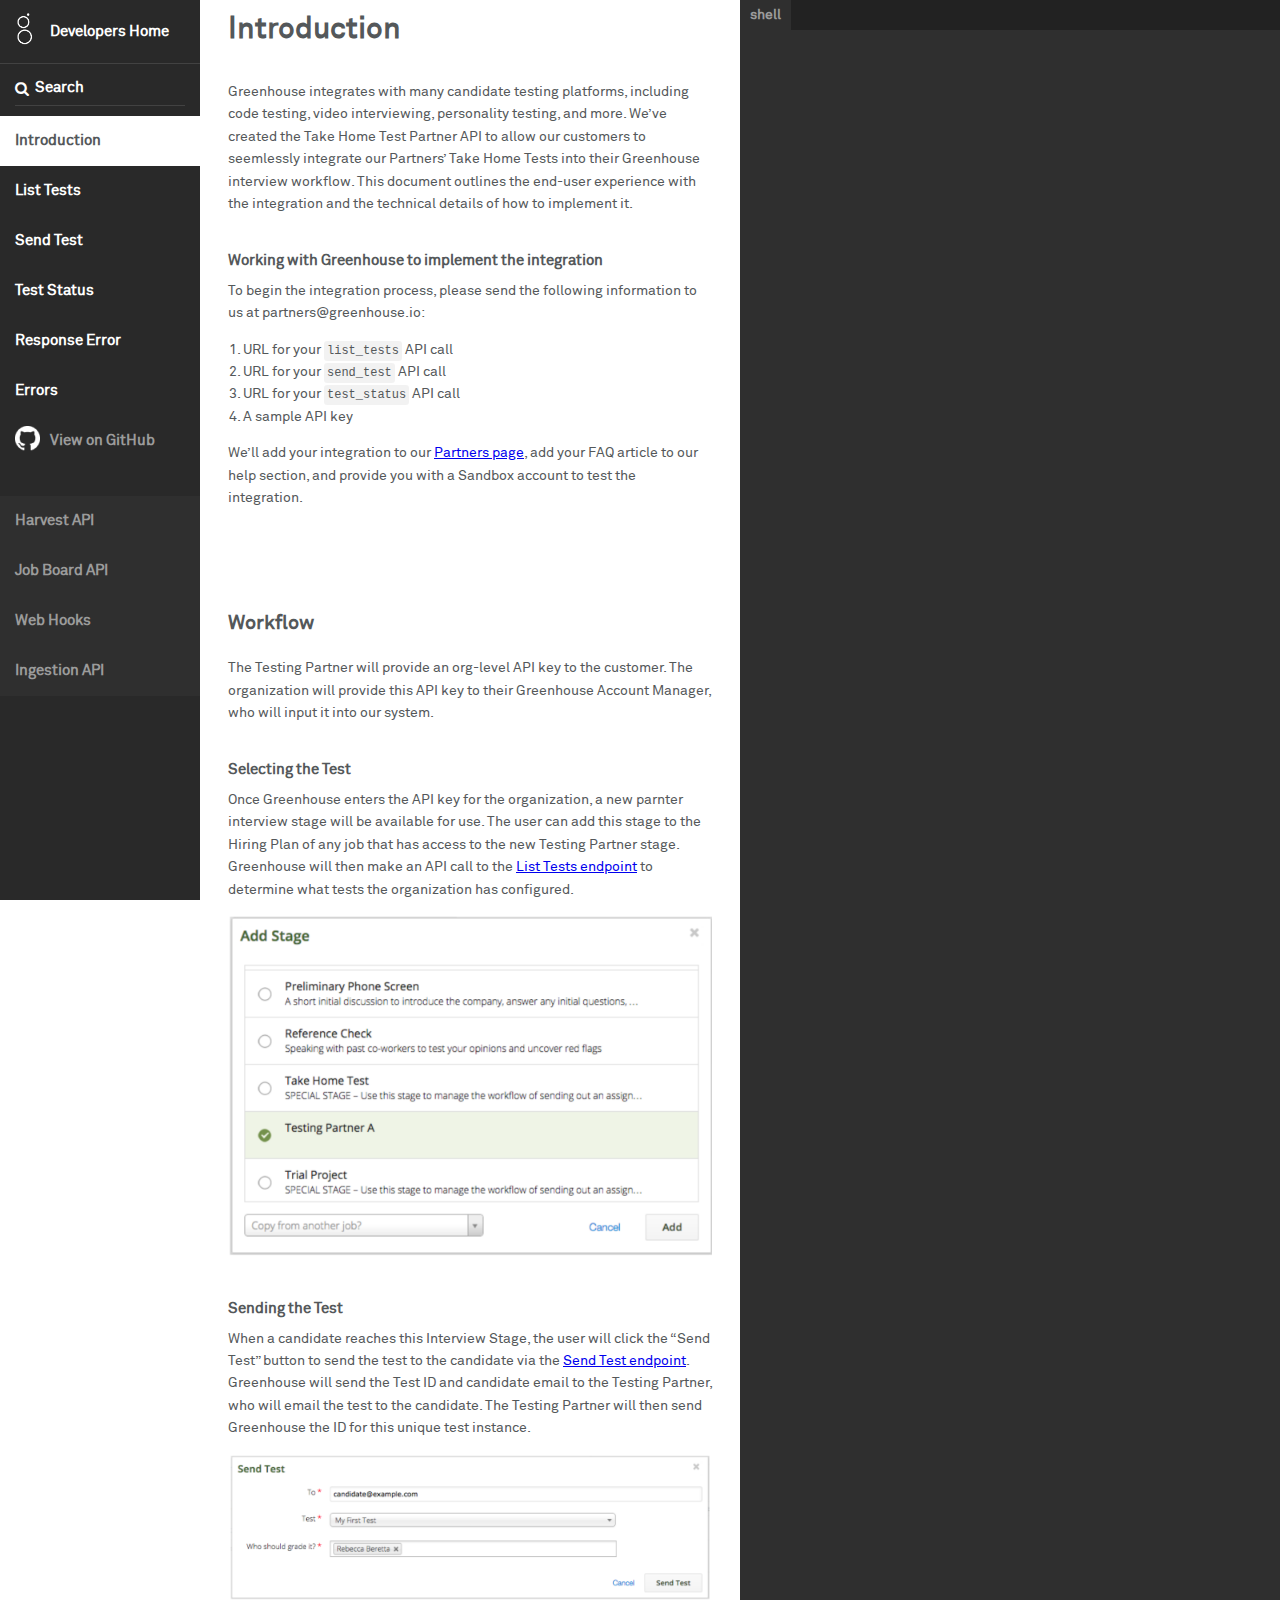
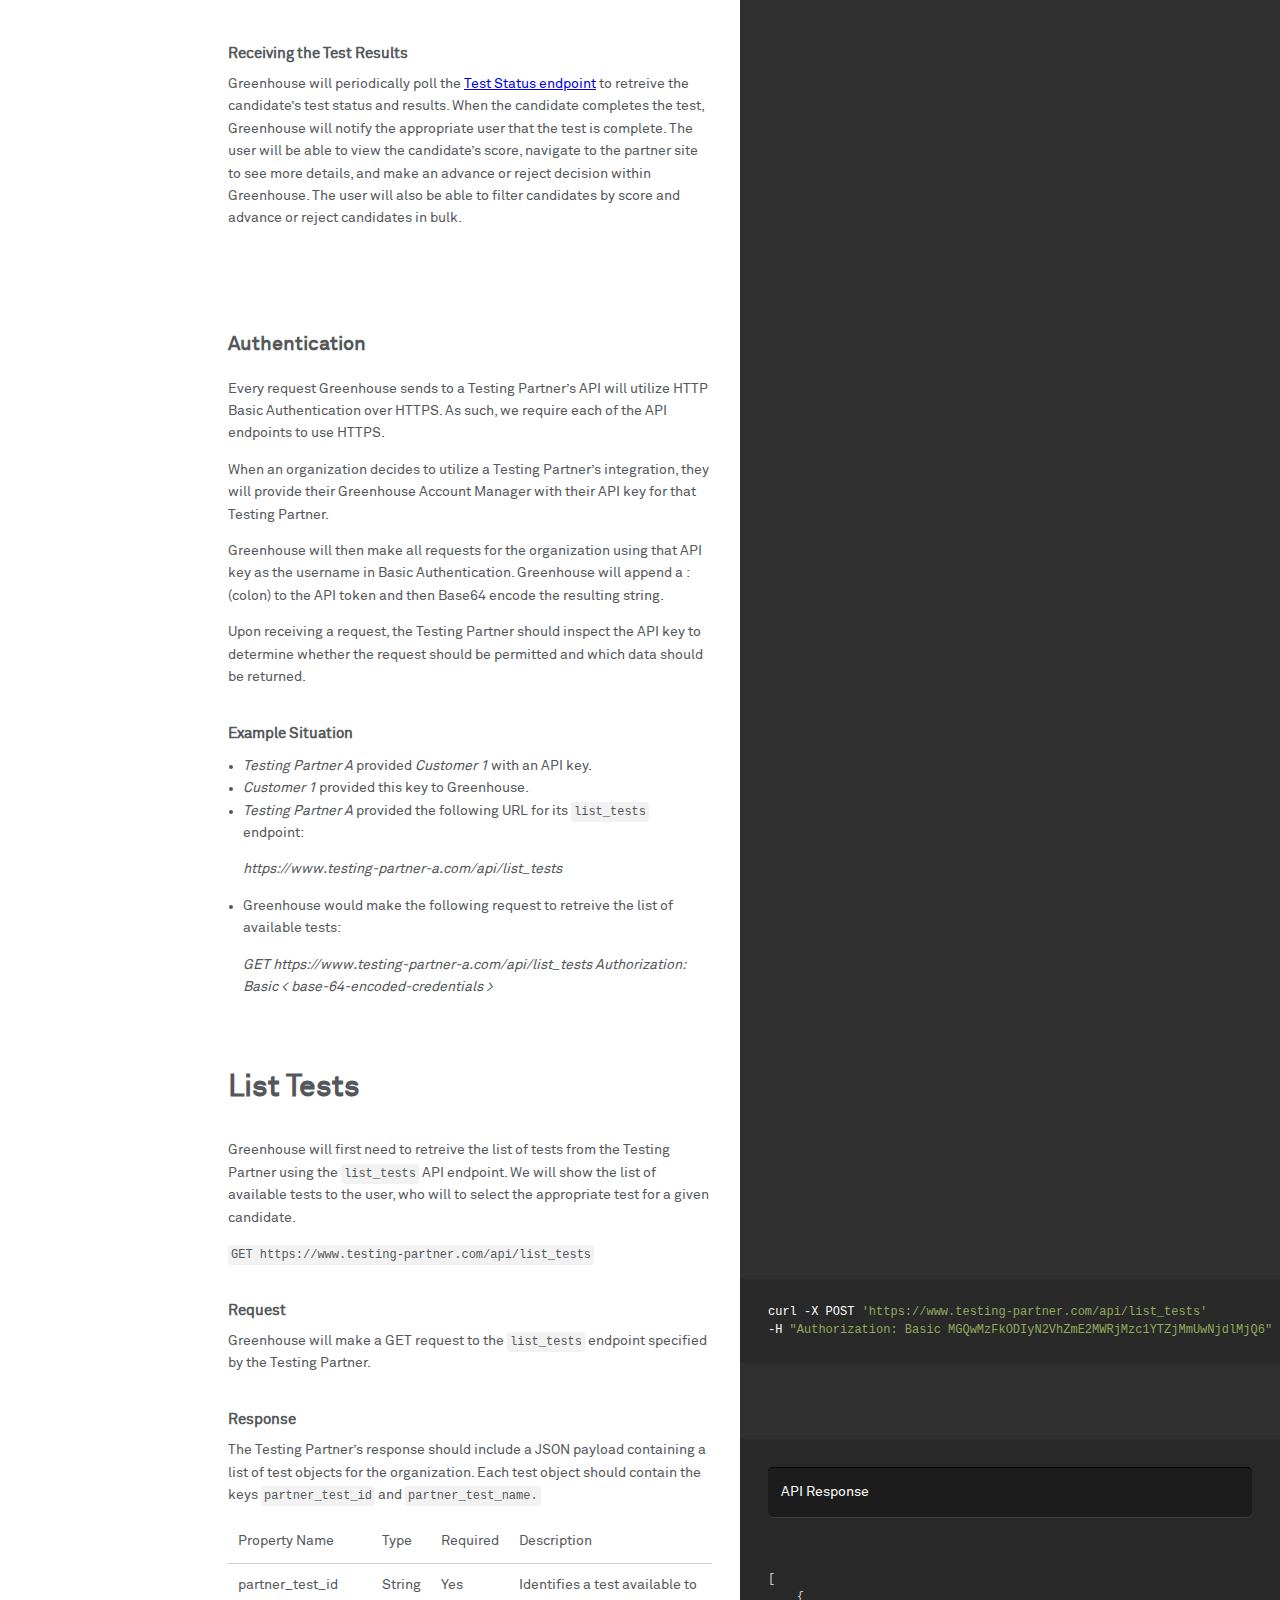
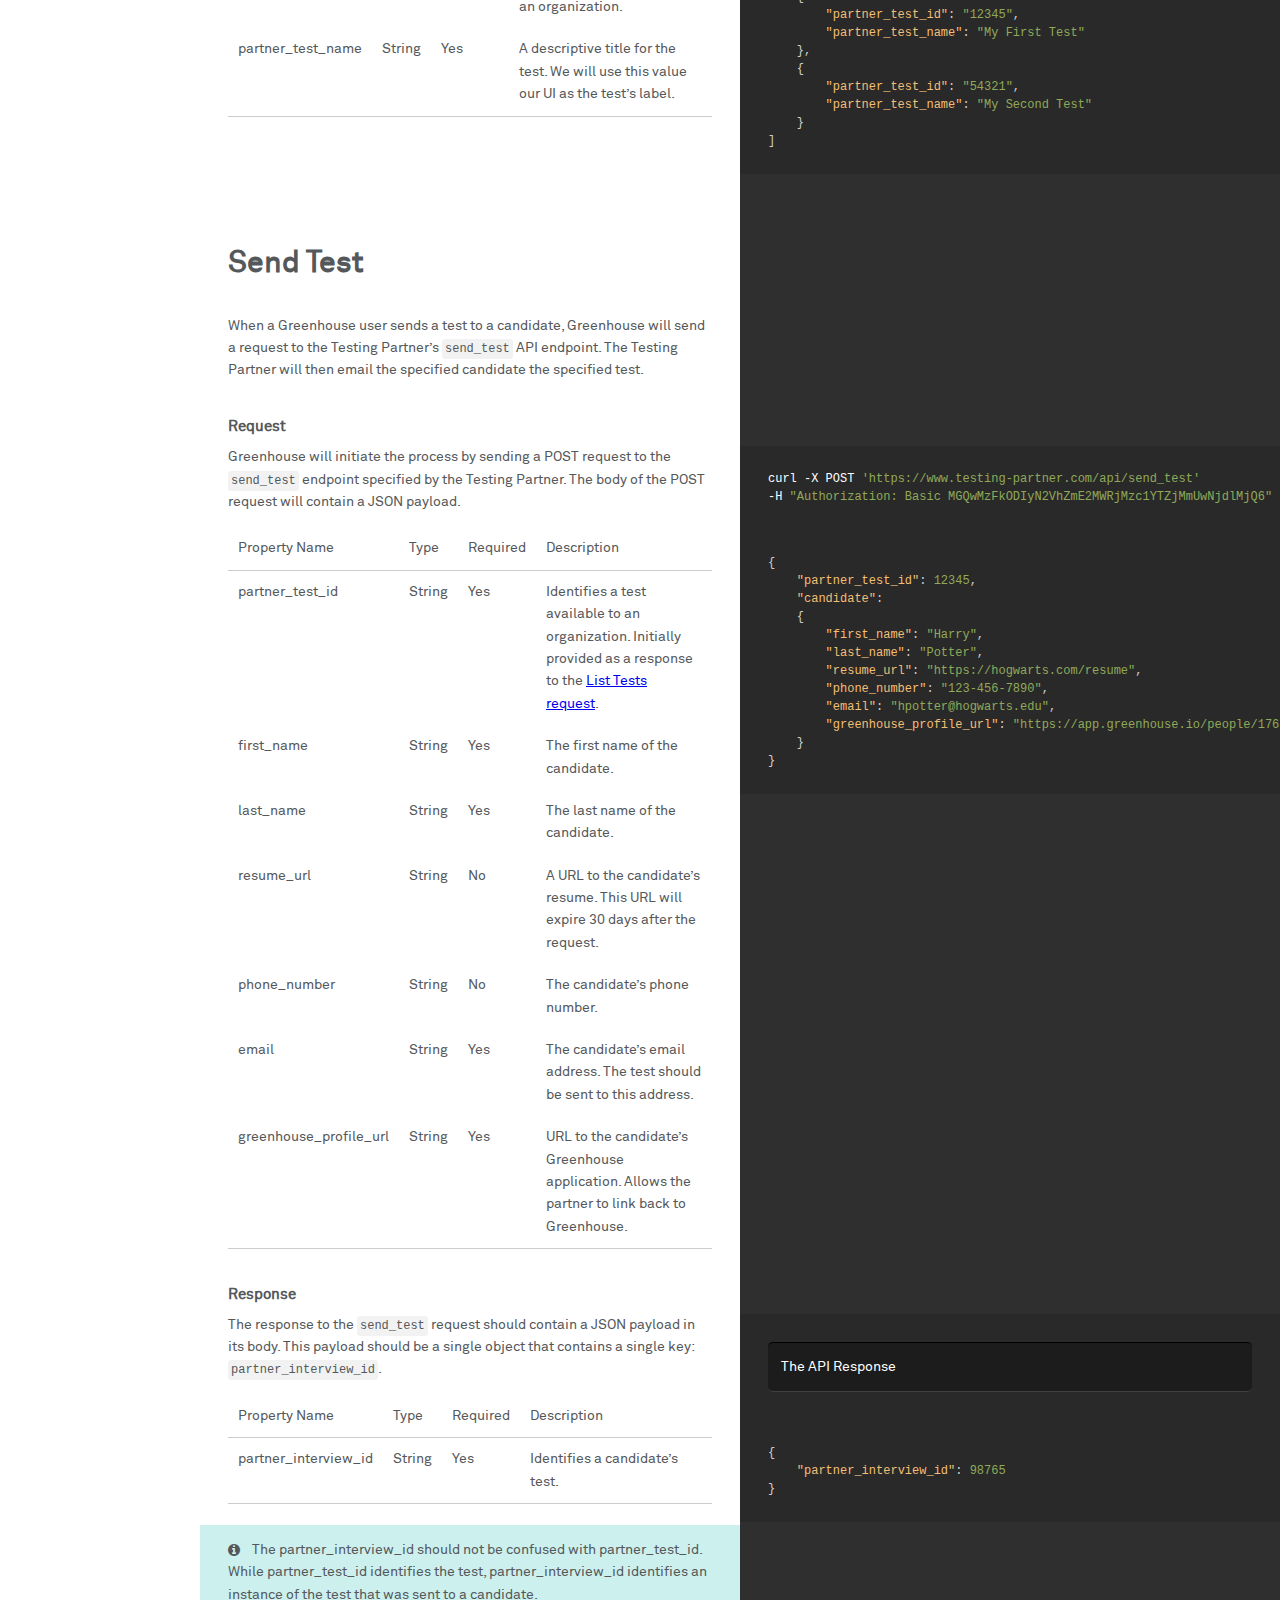
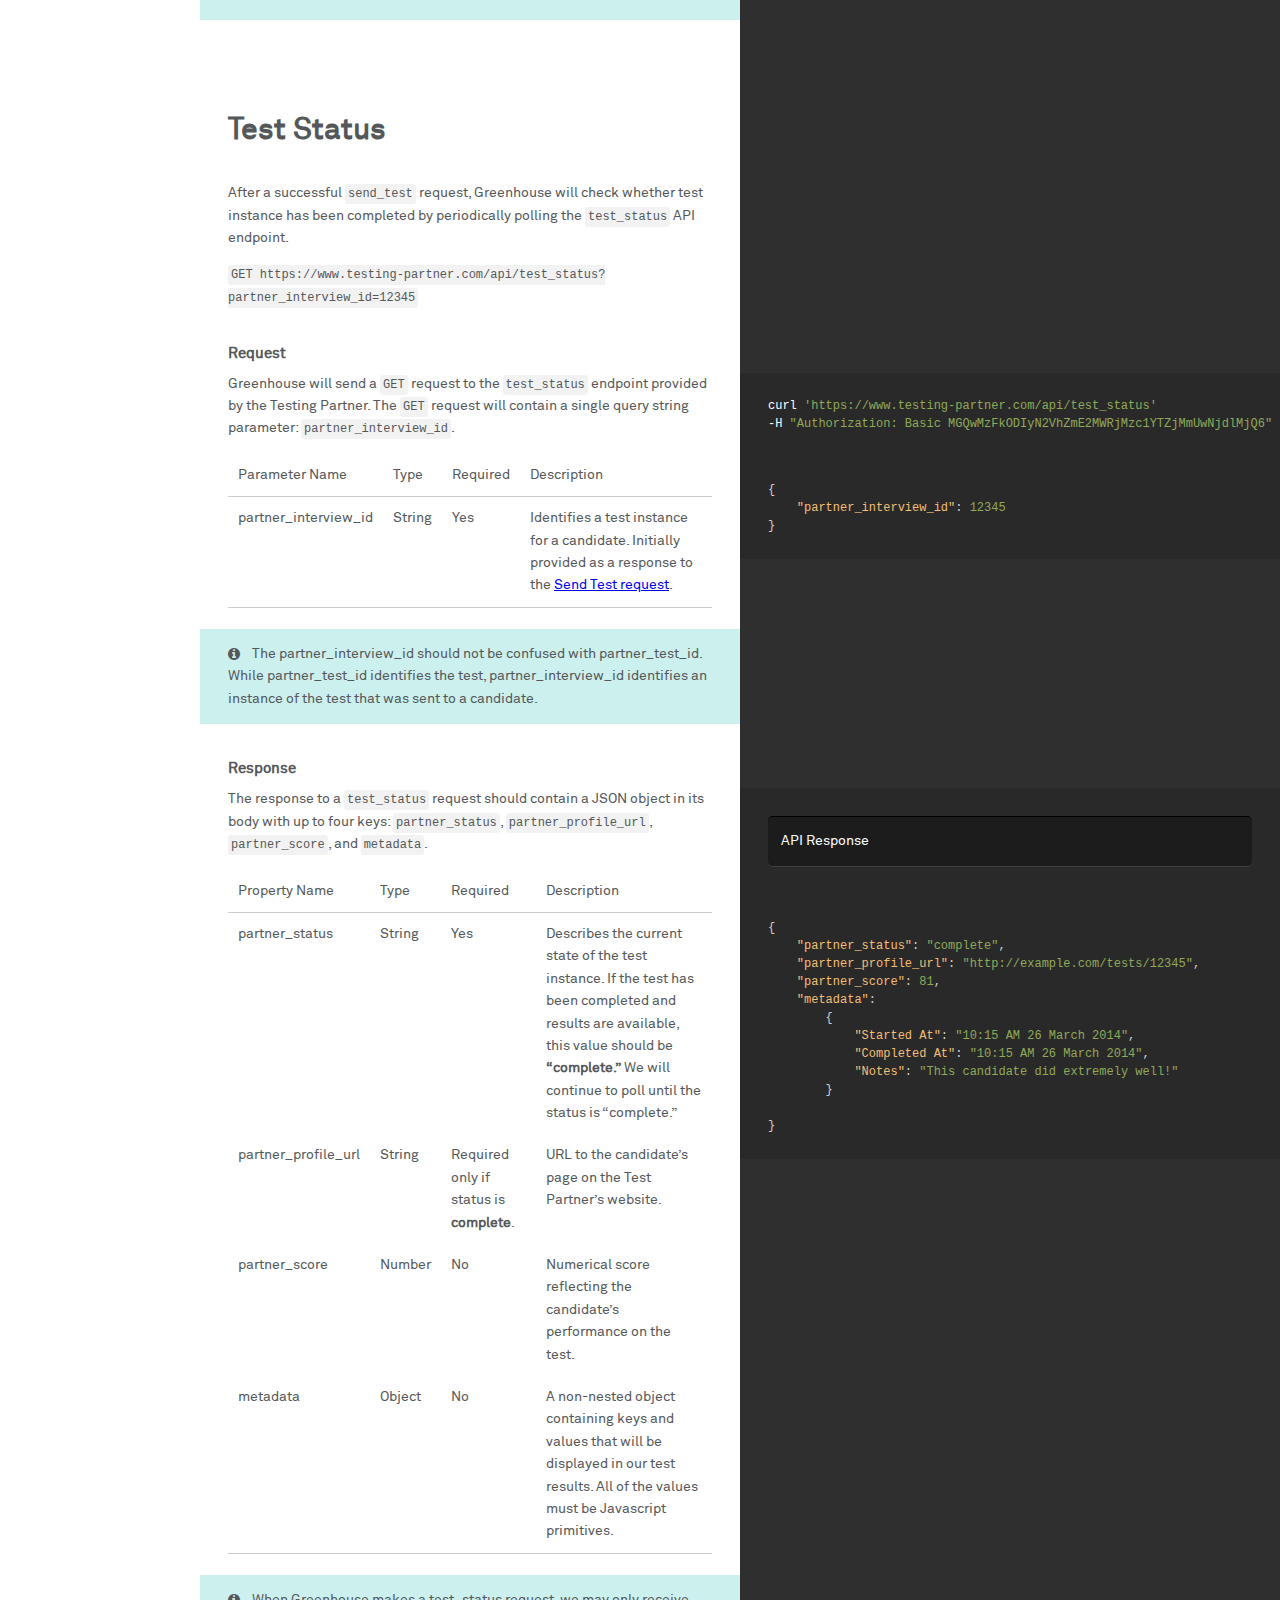
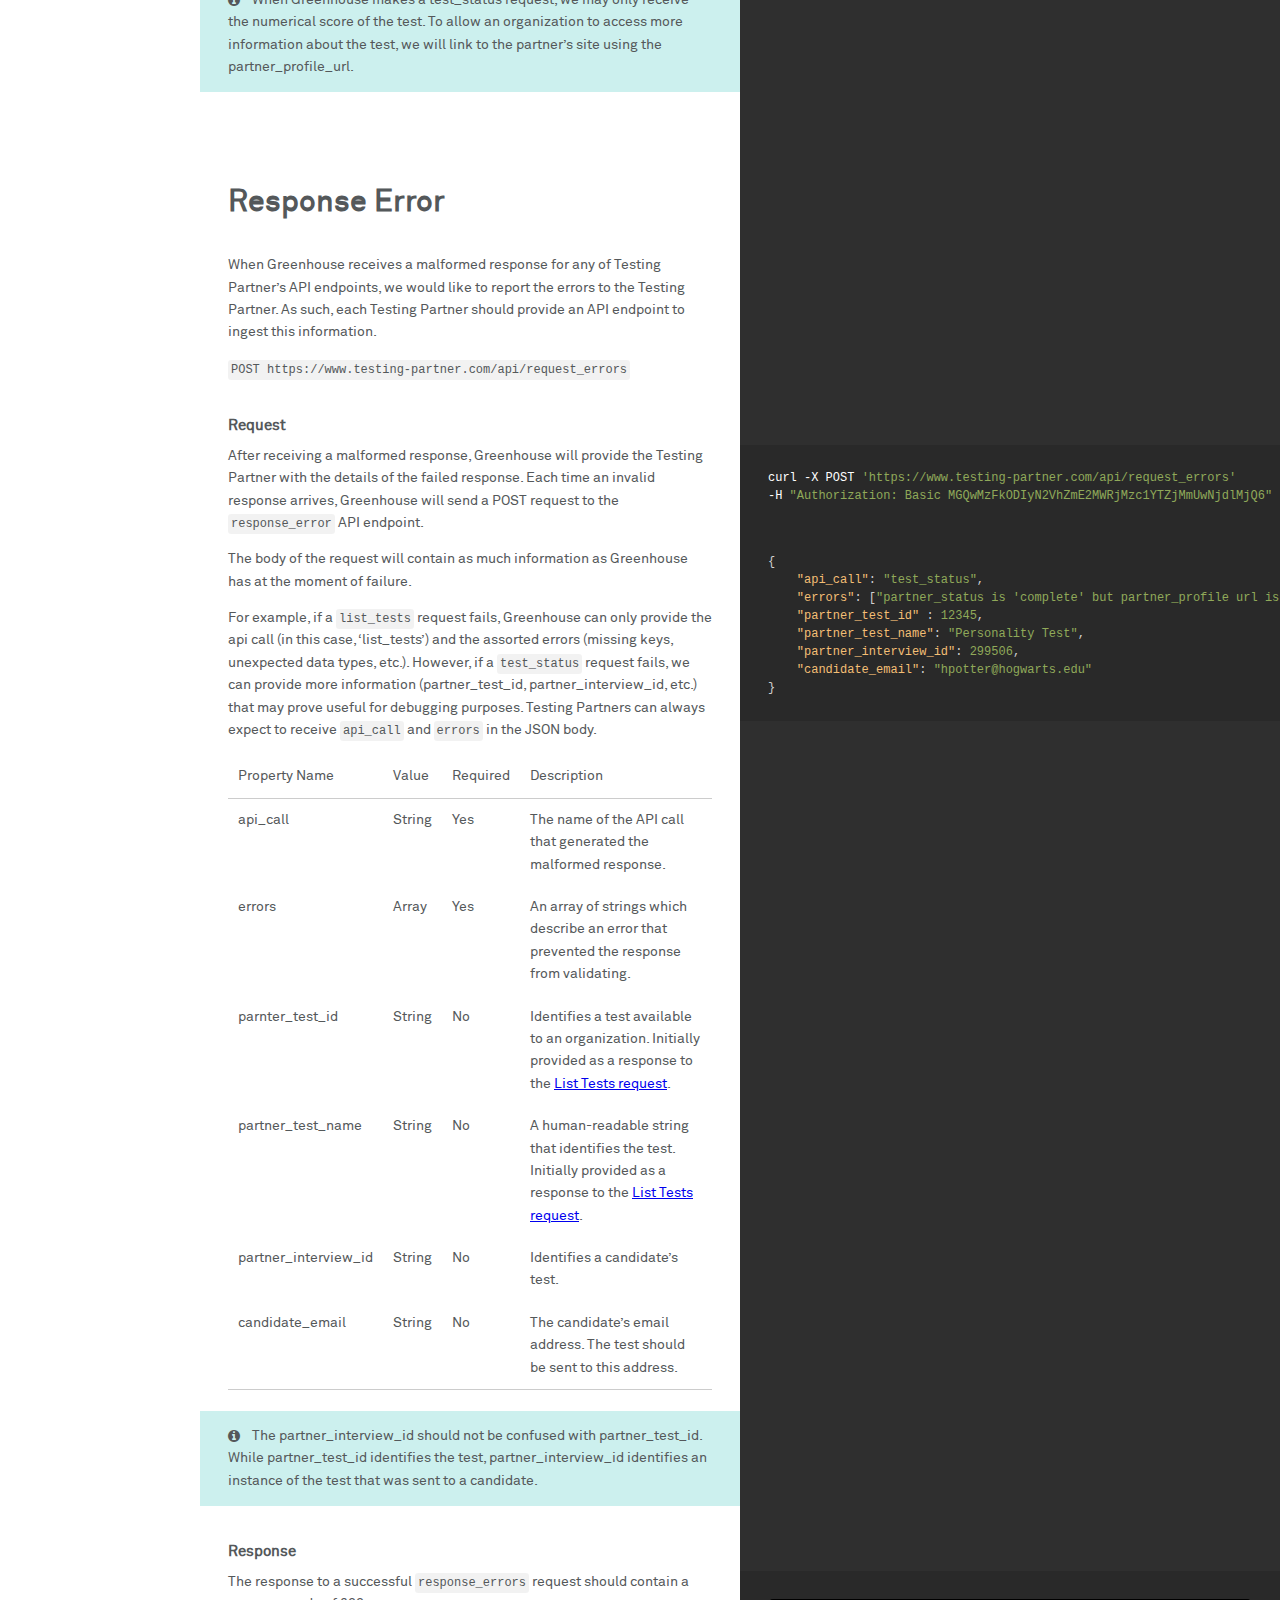
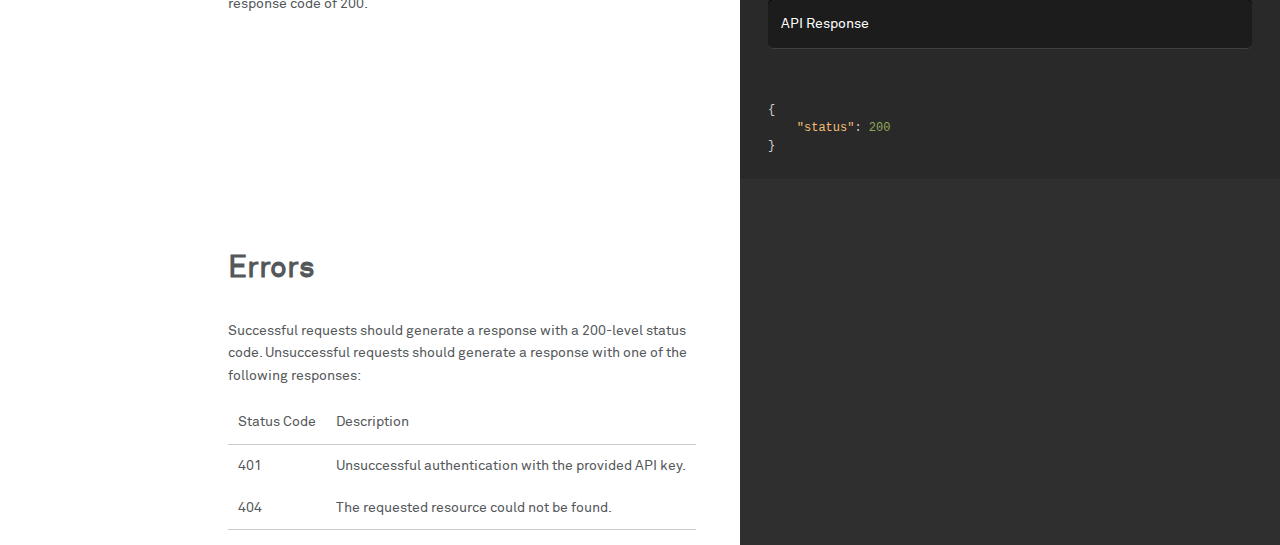
<file: take-home-test.html>
<!doctype html>
<html>
  <head>
    <meta charset="utf-8">
    <meta content="IE=edge,chrome=1" http-equiv="X-UA-Compatible">
    <meta name="viewport" content="width=device-width, initial-scale=1, maximum-scale=1">
    <link rel="apple-touch-icon" sizes="57x57" href="/images/favicons/apple-touch-icon-57x57.png">
<link rel="apple-touch-icon" sizes="60x60" href="/images/favicons/apple-touch-icon-60x60.png">
<link rel="apple-touch-icon" sizes="72x72" href="/images/favicons/apple-touch-icon-72x72.png">
<link rel="apple-touch-icon" sizes="76x76" href="/images/favicons/apple-touch-icon-76x76.png">
<link rel="apple-touch-icon" sizes="114x114" href="/images/favicons/apple-touch-icon-114x114.png">
<link rel="apple-touch-icon" sizes="120x120" href="/images/favicons/apple-touch-icon-120x120.png">
<link rel="apple-touch-icon" sizes="144x144" href="/images/favicons/apple-touch-icon-144x144.png">
<link rel="icon" type="image/png" href="/images/favicons/favicon-32x32.png" sizes="32x32">
<link rel="icon" type="image/png" href="/images/favicons/favicon-96x96.png" sizes="96x96">
<link rel="icon" type="image/png" href="/images/favicons/favicon-16x16.png" sizes="16x16">
<link rel="manifest" href="/images/favicons/manifest.json">
<link rel="mask-icon" href="/images/favicons/safari-pinned-tab.svg" color="#00b2a9">
<meta name="msapplication-TileColor" content="#da532c">
<meta name="msapplication-TileImage" content="/images/favicons/mstile-144x144.png">
<meta name="theme-color" content="#00b2a9">
    <title>Take Home Test API | Greenhouse</title>

    <link href="stylesheets/print.css" rel="stylesheet" type="text/css" media="print" />
    <link href="stylesheets/screen_take-home-test.css" rel="stylesheet" type="text/css" media="screen" />

    <script src="https://ajax.googleapis.com/ajax/libs/jquery/2.1.3/jquery.min.js"></script>
      <script src="javascripts/all.js" type="text/javascript"></script>

      <script>
        $(function() {
          setupLanguages(["shell"]);
        });
      </script>

    <script type="text/javascript">
!function(){var analytics=window.analytics=window.analytics||[];if(!analytics.initialize)if(analytics.invoked)window.console&&console.error&&console.error("Segment snippet included twice.");else{analytics.invoked=!0;analytics.methods=["trackSubmit","trackClick","trackLink","trackForm","pageview","identify","reset","group","track","ready","alias","page","once","off","on"];analytics.factory=function(t){return function(){var e=Array.prototype.slice.call(arguments);e.unshift(t);analytics.push(e);return analytics}};for(var t=0;t<analytics.methods.length;t++){var e=analytics.methods[t];analytics[e]=analytics.factory(e)}analytics.load=function(t){var e=document.createElement("script");e.type="text/javascript";e.async=!0;e.src=("https:"===document.location.protocol?"https://":"http://")+"cdn.segment.com/analytics.js/v1/"+t+"/analytics.min.js";var n=document.getElementsByTagName("script")[0];n.parentNode.insertBefore(e,n)};analytics.SNIPPET_VERSION="3.1.0";
analytics.load("2q7wwCrJormvWKrplqZYR2gXyxLK5Uhx");
analytics.page()
}}();
</script>
  </head>

  <body class="take-home-test">
    <a href="#" id="nav-button">
      <span>
        NAV
        <img src="images/navbar.png" />
      </span>
    </a>
    <div class="tocify-wrapper">
      <a href="/" class="nav-home-link">
        <div class="nav-home">
          <img src="images/logo.png" />
          <span>Developers Home</span>
        </div>
      </a>
        <div class="lang-selector">
              <a href="#" data-language-name="shell">shell</a>
        </div>
        <div class="search">
          <input type="text" class="search" id="input-search" placeholder="Search">
        </div>
        <ul class="search-results"></ul>
      <div id="toc">
      </div>
      <ul class="toc-appendage">
        <li id="github_link"><a href="https://github.com/grnhse/greenhouse-api-docs/tree/master/source/includes/take-home-test" title="View on Github" target="_blank">View on GitHub</a></li>
      </ul>
        <ul class="toc-footer">
            <li><a href="/harvest.html" title="Harvest API">Harvest API</a></li>
            <li><a href="/job-board.html" title="Job Board API">Job Board API</a></li>
            <li><a href='/webhooks.html' title="Web Hooks">Web Hooks</a></li>
            <li><a href='/candidate-ingestion.html' title="Ingestion API">Ingestion API</a></li>
        </ul>
    </div>
    <div class="page-wrapper">
      <div class="dark-box"></div>
      <div class="content">
        
          <h1 id="introduction">Introduction</h1>

<p>Greenhouse integrates with many candidate testing platforms, including code testing, video interviewing, personality testing, and more. We&rsquo;ve created the Take Home Test Partner API to allow our customers to seemlessly integrate our Partners&rsquo; Take Home Tests into their Greenhouse interview workflow. This document outlines the end-user experience with the integration and the technical details of how to implement it.</p>

<h3 id="working-with-greenhouse-to-implement-the-integration">Working with Greenhouse to implement the integration</h3>

<p>To begin the integration process, please send the following information to us at partners@greenhouse.io: </p>

<ol>
<li>URL for your <code class="prettyprint">list_tests</code> API call</li>
<li>URL for your <code class="prettyprint">send_test</code> API call</li>
<li>URL for your <code class="prettyprint">test_status</code> API call</li>
<li>A sample API key</li>
</ol>

<p>We&rsquo;ll add your integration to our <a href="http://www.greenhouse.io/partners">Partners page</a>, add your FAQ article to our help section, and provide you with a Sandbox account to test the integration.</p>

<h2 id="workflow">Workflow</h2>

<p>The Testing Partner will provide an org-level API key to the customer. The organization will provide this API key to their Greenhouse Account Manager, who will input it into our system.</p>

<h3 id="selecting-the-test">Selecting the Test</h3>

<p>Once Greenhouse enters the API key for the organization, a new parnter interview stage will be available for use. The user can add this stage to the Hiring Plan of any job that has access to the new Testing Partner stage. Greenhouse will then make an API call to the <a href="#list-tests">List Tests endpoint</a> to determine what tests the organization has configured. </p>

<p><img src="/images/add-stage.png" alt="Add Stage Image"></p>

<h3 id="sending-the-test">Sending the Test</h3>

<p>When a candidate reaches this Interview Stage, the user will click the &ldquo;Send Test&rdquo; button to send the test to the candidate via the <a href="#send-test">Send Test endpoint</a>. Greenhouse will send the Test ID and candidate email to the Testing Partner, who will email the test to the candidate. The Testing Partner will then send Greenhouse the ID for this unique test instance. </p>

<p><img src="/images/send-test.png" alt="Add Stage Image"></p>

<h3 id="receiving-the-test-results">Receiving the Test Results</h3>

<p>Greenhouse will periodically poll the <a href="#test-status">Test Status endpoint</a> to retreive the candidate&rsquo;s test status and results. When the candidate completes the test, Greenhouse will notify the appropriate user that the test is complete. The user will be able to view the candidate’s score, navigate to the partner site to see more details, and make an advance or reject decision within Greenhouse. The user will also be able to filter candidates by score and advance or reject candidates in bulk.</p>

<h2 id="authentication">Authentication</h2>

<p>Every request Greenhouse sends to a Testing Partner’s API will utilize HTTP Basic Authentication over HTTPS. As such, we require each of the API endpoints to use HTTPS.</p>

<p>When an organization decides to utilize a Testing Partner’s integration, they will provide their Greenhouse Account Manager with their API key for that Testing Partner.</p>

<p>Greenhouse will then make all requests for the organization using that API key as the username in Basic Authentication. Greenhouse will append a : (colon) to the API token and then Base64 encode the resulting string.</p>

<p>Upon receiving a request, the Testing Partner should inspect the API key to determine whether the request should be permitted and which data should be returned.</p>

<h3 id="example-situation">Example Situation</h3>

<ul>
<li><em>Testing Partner A</em> provided <em>Customer 1</em> with an API key.</li>
<li><em>Customer 1</em> provided this key to Greenhouse.</li>
<li><p><em>Testing Partner A</em> provided the following URL for its <code class="prettyprint">list_tests</code> endpoint: </p>

<p><em>https://www.testing-partner-a.com/api/list_tests</em></p></li>
<li><p>Greenhouse would make the following request to retreive the list of available tests: </p>

<p><em>GET https://www.testing-partner-a.com/api/list_tests</em>
<em>Authorization: Basic &lt; base-64-encoded-credentials &gt;</em></p></li>
</ul>

          <h1 id="list-tests">List Tests</h1>

<p>Greenhouse will first need to retreive the list of tests from the Testing Partner using the <code class="prettyprint">list_tests</code> API endpoint. We will show the list of available tests to the user, who will to select the appropriate test for a given candidate. </p>

<p><code class="prettyprint">GET https://www.testing-partner.com/api/list_tests</code></p>
<pre class="highlight shell"><code>curl -X POST <span class="s1">'https://www.testing-partner.com/api/list_tests'</span>
-H <span class="s2">"Authorization: Basic MGQwMzFkODIyN2VhZmE2MWRjMzc1YTZjMmUwNjdlMjQ6"</span>
</code></pre>

<h3 id="request">Request</h3>

<p>Greenhouse will make a GET request to the <code class="prettyprint">list_tests</code> endpoint specified by the Testing Partner.</p>

<h3 id="response">Response</h3>

<blockquote>
<p>API Response</p>
</blockquote>
<pre class="highlight json"><code><span class="p">[</span><span class="w">
    </span><span class="p">{</span><span class="w">
        </span><span class="nt">"partner_test_id"</span><span class="p">:</span><span class="w"> </span><span class="s2">"12345"</span><span class="p">,</span><span class="w">
        </span><span class="nt">"partner_test_name"</span><span class="p">:</span><span class="w"> </span><span class="s2">"My First Test"</span><span class="w"> 
    </span><span class="p">},</span><span class="w">
    </span><span class="p">{</span><span class="w">
        </span><span class="nt">"partner_test_id"</span><span class="p">:</span><span class="w"> </span><span class="s2">"54321"</span><span class="p">,</span><span class="w">
        </span><span class="nt">"partner_test_name"</span><span class="p">:</span><span class="w"> </span><span class="s2">"My Second Test"</span><span class="w">
    </span><span class="p">}</span><span class="w">
</span><span class="p">]</span><span class="w">
</span></code></pre>

<p>The Testing Partner’s response should include a JSON payload containing a list of test objects for the organization. Each test object should contain the keys <code class="prettyprint">partner_test_id</code> and <code class="prettyprint">partner_test_name.</code></p>

<table><thead>
<tr>
<td>Property Name</td><td>Type</td><td>Required</td><td>Description</td></tr>
</thead><tbody>
<tr>
<td>partner_test_id</td><td>String</td><td>Yes</td><td>Identifies a test available to an organization.</td></tr>
<tr>
<td>partner_test_name</td><td>String</td><td>Yes</td><td>A descriptive title for the test. We will use this value our UI as the test’s label.</td></tr>
</tbody></table>

          <h1 id="send-test">Send Test</h1>

<p>When a Greenhouse user sends a test to a candidate, Greenhouse will send a request to the Testing Partner&rsquo;s <code class="prettyprint">send_test</code> API endpoint. The Testing Partner will then email the specified candidate the specified test.</p>

<h3 id="request">Request</h3>
<pre class="highlight shell"><code>curl -X POST <span class="s1">'https://www.testing-partner.com/api/send_test'</span>
-H <span class="s2">"Authorization: Basic MGQwMzFkODIyN2VhZmE2MWRjMzc1YTZjMmUwNjdlMjQ6"</span>
</code></pre>
<pre class="highlight json"><code><span class="p">{</span><span class="w">
    </span><span class="nt">"partner_test_id"</span><span class="p">:</span><span class="w"> </span><span class="mi">12345</span><span class="p">,</span><span class="w">
    </span><span class="nt">"candidate"</span><span class="p">:</span><span class="w">
    </span><span class="p">{</span><span class="w">
        </span><span class="nt">"first_name"</span><span class="p">:</span><span class="w"> </span><span class="s2">"Harry"</span><span class="p">,</span><span class="w">
        </span><span class="nt">"last_name"</span><span class="p">:</span><span class="w"> </span><span class="s2">"Potter"</span><span class="p">,</span><span class="w">
        </span><span class="nt">"resume_url"</span><span class="p">:</span><span class="w"> </span><span class="s2">"https://hogwarts.com/resume"</span><span class="p">,</span><span class="w">
        </span><span class="nt">"phone_number"</span><span class="p">:</span><span class="w"> </span><span class="s2">"123-456-7890"</span><span class="p">,</span><span class="w">
        </span><span class="nt">"email"</span><span class="p">:</span><span class="w"> </span><span class="s2">"hpotter@hogwarts.edu"</span><span class="p">,</span><span class="w">
        </span><span class="nt">"greenhouse_profile_url"</span><span class="p">:</span><span class="w"> </span><span class="s2">"https://app.greenhouse.io/people/17681532?application_id=26234709"</span><span class="w">
    </span><span class="p">}</span><span class="w">
</span><span class="p">}</span><span class="w">
</span></code></pre>

<p>Greenhouse will initiate the process by sending a POST request to the <code class="prettyprint">send_test</code> endpoint specified by the Testing Partner. The body of the POST request will contain a JSON payload. </p>

<table><thead>
<tr>
<td>Property Name</td><td>Type</td><td>Required</td><td>Description</td></tr>
</thead><tbody>
<tr>
<td>partner_test_id</td><td>String</td><td>Yes</td><td>Identifies a test available to an organization. Initially provided as a response to the <a href="#list-tests">List Tests request</a>.</td></tr>
<tr>
<td>first_name</td><td>String</td><td>Yes</td><td>The first name of the candidate.</td></tr>
<tr>
<td>last_name</td><td>String</td><td>Yes</td><td>The last name of the candidate.</td></tr>
<tr>
<td>resume_url</td><td>String</td><td>No</td><td>A URL to the candidate’s resume. This URL will expire 30 days after the request.</td></tr>
<tr>
<td>phone_number</td><td>String</td><td>No</td><td>The candidate’s phone number.</td></tr>
<tr>
<td>email</td><td>String</td><td>Yes</td><td>The candidate’s email address. The test should be sent to this address.</td></tr>
<tr>
<td>greenhouse_profile_url</td><td>String</td><td>Yes</td><td>URL to the candidate’s Greenhouse application. Allows the partner to link back to Greenhouse.</td></tr>
</tbody></table>

<h3 id="response">Response</h3>

<blockquote>
<p>The API Response</p>
</blockquote>
<pre class="highlight json"><code><span class="p">{</span><span class="w">
    </span><span class="nt">"partner_interview_id"</span><span class="p">:</span><span class="w"> </span><span class="mi">98765</span><span class="w">
</span><span class="p">}</span><span class="w">
</span></code></pre>

<p>The response to the <code class="prettyprint">send_test</code> request should contain a JSON payload in its body. This payload should be a single object that contains a single key: <code class="prettyprint">partner_interview_id</code>.</p>

<table><thead>
<tr>
<td>Property Name</td><td>Type</td><td>Required</td><td>Description</td></tr>
</thead><tbody>
<tr>
<td>partner_interview_id</td><td>String</td><td>Yes</td><td>Identifies a candidate’s test.</td></tr>
</tbody></table>

<aside class="notice">
The partner_interview_id should not be confused with partner_test_id. While partner_test_id identifies the test, partner_interview_id identifies an instance of the test that was sent to a candidate.
</aside>

          <h1 id="test-status">Test Status</h1>

<p>After a successful <code class="prettyprint">send_test</code> request, Greenhouse will check whether test instance has been completed by periodically polling the <code class="prettyprint">test_status</code> API endpoint. </p>

<p><code class="prettyprint">GET https://www.testing-partner.com/api/test_status?partner_interview_id=12345</code></p>

<h3 id="request">Request</h3>
<pre class="highlight shell"><code>curl <span class="s1">'https://www.testing-partner.com/api/test_status'</span>
-H <span class="s2">"Authorization: Basic MGQwMzFkODIyN2VhZmE2MWRjMzc1YTZjMmUwNjdlMjQ6"</span>
</code></pre>
<pre class="highlight json"><code><span class="p">{</span><span class="w">
    </span><span class="nt">"partner_interview_id"</span><span class="p">:</span><span class="w"> </span><span class="mi">12345</span><span class="w">
</span><span class="p">}</span><span class="w">
</span></code></pre>

<p>Greenhouse will send a <code class="prettyprint">GET</code> request to the <code class="prettyprint">test_status</code> endpoint provided by the Testing Partner. The <code class="prettyprint">GET</code> request will contain a single query string parameter: <code class="prettyprint">partner_interview_id</code>.</p>

<table><thead>
<tr>
<td>Parameter Name</td><td>Type</td><td>Required</td><td>Description</td></tr>
</thead><tbody>
<tr>
<td>partner_interview_id</td><td>String</td><td>Yes</td><td>Identifies a test instance for a candidate. Initially provided as a response to the <a href="#send-test">Send Test request</a>.</td></tr>
</tbody></table>

<aside class="notice">
The partner_interview_id should not be confused with partner_test_id. While partner_test_id identifies the test, partner_interview_id identifies an instance of the test that was sent to a candidate.
</aside>

<h3 id="response">Response</h3>

<blockquote>
<p>API Response</p>
</blockquote>
<pre class="highlight json"><code><span class="p">{</span><span class="w">
    </span><span class="nt">"partner_status"</span><span class="p">:</span><span class="w"> </span><span class="s2">"complete"</span><span class="p">,</span><span class="w">
    </span><span class="nt">"partner_profile_url"</span><span class="p">:</span><span class="w"> </span><span class="s2">"http://example.com/tests/12345"</span><span class="p">,</span><span class="w">
    </span><span class="nt">"partner_score"</span><span class="p">:</span><span class="w"> </span><span class="mi">81</span><span class="p">,</span><span class="w">
    </span><span class="nt">"metadata"</span><span class="p">:</span><span class="w">
        </span><span class="p">{</span><span class="w">
            </span><span class="nt">"Started At"</span><span class="p">:</span><span class="w"> </span><span class="s2">"10:15 AM 26 March 2014"</span><span class="p">,</span><span class="w">
            </span><span class="nt">"Completed At"</span><span class="p">:</span><span class="w"> </span><span class="s2">"10:15 AM 26 March 2014"</span><span class="p">,</span><span class="w">
            </span><span class="nt">"Notes"</span><span class="p">:</span><span class="w"> </span><span class="s2">"This candidate did extremely well!"</span><span class="w">
        </span><span class="p">}</span><span class="w">

</span><span class="p">}</span><span class="w">
</span></code></pre>

<p>The response to a <code class="prettyprint">test_status</code> request should contain a JSON object in its body with up to four keys: 
<code class="prettyprint">partner_status</code>, <code class="prettyprint">partner_profile_url</code>, <code class="prettyprint">partner_score</code>, and <code class="prettyprint">metadata</code>.</p>

<table><thead>
<tr>
<td>Property Name</td><td>Type</td><td>Required</td><td>Description</td></tr>
</thead><tbody>
<tr>
<td>partner_status</td><td>String</td><td>Yes</td><td>Describes the current state of the test instance. If the test has been completed and results are available, this value should be <strong>&ldquo;complete.&rdquo;</strong> We will continue to poll until the status is &ldquo;complete.&rdquo;</td></tr>
<tr>
<td>partner_profile_url</td><td>String</td><td>Required only if status is <strong>complete</strong>.</td><td>URL to the candidate’s page on the Test Partner’s website.</td></tr>
<tr>
<td>partner_score</td><td>Number</td><td>No</td><td>Numerical score reflecting the candidate’s performance on the test.</td></tr>
<tr>
<td>metadata</td><td>Object</td><td>No</td><td>A non-nested object containing keys and values that will be displayed in our test results. All of the values must be Javascript primitives.</td></tr>
</tbody></table>

<aside class="notice">
When Greenhouse makes a test_status request, we may only receive the numerical score of the test. To allow an organization to access more information about the test, we will link to the partner’s site using the partner_profile_url. 
</aside>

          <h1 id="response-error">Response Error</h1>

<p>When Greenhouse receives a malformed response for any of Testing Partner&rsquo;s API endpoints, we would like to report the errors to the Testing Partner. As such, each Testing Partner should provide an API endpoint to ingest this information.</p>

<p><code class="prettyprint">POST https://www.testing-partner.com/api/request_errors</code></p>

<h3 id="request">Request</h3>
<pre class="highlight shell"><code>curl -X POST <span class="s1">'https://www.testing-partner.com/api/request_errors'</span>
-H <span class="s2">"Authorization: Basic MGQwMzFkODIyN2VhZmE2MWRjMzc1YTZjMmUwNjdlMjQ6"</span>
</code></pre>
<pre class="highlight json"><code><span class="p">{</span><span class="w">
    </span><span class="nt">"api_call"</span><span class="p">:</span><span class="w"> </span><span class="s2">"test_status"</span><span class="p">,</span><span class="w">
    </span><span class="nt">"errors"</span><span class="p">:</span><span class="w"> </span><span class="p">[</span><span class="s2">"partner_status is 'complete' but partner_profile url is missing"</span><span class="p">],</span><span class="w">
    </span><span class="nt">"partner_test_id"</span><span class="w"> </span><span class="p">:</span><span class="w"> </span><span class="mi">12345</span><span class="p">,</span><span class="w">
    </span><span class="nt">"partner_test_name"</span><span class="p">:</span><span class="w"> </span><span class="s2">"Personality Test"</span><span class="p">,</span><span class="w">
    </span><span class="nt">"partner_interview_id"</span><span class="p">:</span><span class="w"> </span><span class="mi">299506</span><span class="p">,</span><span class="w">
    </span><span class="nt">"candidate_email"</span><span class="p">:</span><span class="w"> </span><span class="s2">"hpotter@hogwarts.edu"</span><span class="w">
</span><span class="p">}</span><span class="w">
</span></code></pre>

<p>After receiving a malformed response, Greenhouse will provide the Testing Partner with the details of the failed response. Each time an invalid response arrives, Greenhouse will send a POST request to the <code class="prettyprint">response_error</code> API endpoint.</p>

<p>The body of the request will contain as much information as Greenhouse has at the moment of failure. </p>

<p>For example, if a <code class="prettyprint">list_tests</code> request fails, Greenhouse can only provide the api call (in this case, ‘list_tests’) and the assorted errors (missing keys, unexpected data types, etc.). However, if a <code class="prettyprint">test_status</code> request fails, we can provide more information (partner_test_id, partner_interview_id, etc.) that may prove useful for debugging purposes. Testing Partners can always expect to receive <code class="prettyprint">api_call</code> and <code class="prettyprint">errors</code> in the JSON body. </p>

<table><thead>
<tr>
<td>Property Name</td><td>Value</td><td>Required</td><td>Description</td></tr>
</thead><tbody>
<tr>
<td>api_call</td><td>String</td><td>Yes</td><td>The name of the API call that generated the malformed response.</td></tr>
<tr>
<td>errors</td><td>Array</td><td>Yes</td><td>An array of strings which describe an error that prevented the response from validating.</td></tr>
<tr>
<td>parnter_test_id</td><td>String</td><td>No</td><td>Identifies a test available to an organization. Initially provided as a response to the <a href="#list-tests">List Tests request</a>.</td></tr>
<tr>
<td>partner_test_name</td><td>String</td><td>No</td><td>A human-readable string that identifies the test. Initially provided as a response to the <a href="#list-tests">List Tests request</a>.</td></tr>
<tr>
<td>partner_interview_id</td><td>String</td><td>No</td><td>Identifies a candidate’s test.</td></tr>
<tr>
<td>candidate_email</td><td>String</td><td>No</td><td>The candidate’s email address. The test should be sent to this address.</td></tr>
</tbody></table>

<aside class="notice">
The partner_interview_id should not be confused with partner_test_id. While partner_test_id identifies the test, partner_interview_id identifies an instance of the test that was sent to a candidate.
</aside>

<h3 id="response">Response</h3>

<blockquote>
<p>API Response</p>
</blockquote>
<pre class="highlight json"><code><span class="p">{</span><span class="w">
    </span><span class="nt">"status"</span><span class="p">:</span><span class="w"> </span><span class="mi">200</span><span class="w">
</span><span class="p">}</span><span class="w">
</span></code></pre>

<p>The response to a successful <code class="prettyprint">response_errors</code> request should contain a response code of 200.
<br><br></p>

          <h1 id="errors">Errors</h1>

<p>Successful requests should generate a response with a 200-level status code. Unsuccessful requests should generate a response with one of the following responses:</p>

<table><thead>
<tr>
<td>Status Code</td><td>Description</td></tr>
</thead><tbody>
<tr>
<td>401</td><td>Unsuccessful authentication with the provided API key.</td></tr>
<tr>
<td>404</td><td>The requested resource could not be found.</td></tr>
</tbody></table>

      </div>
      <div class="dark-box">
          <div class="lang-selector">
                <a href="#" data-language-name="shell">shell</a>
          </div>
      </div>
    </div>
  </body>
</html>
</file>
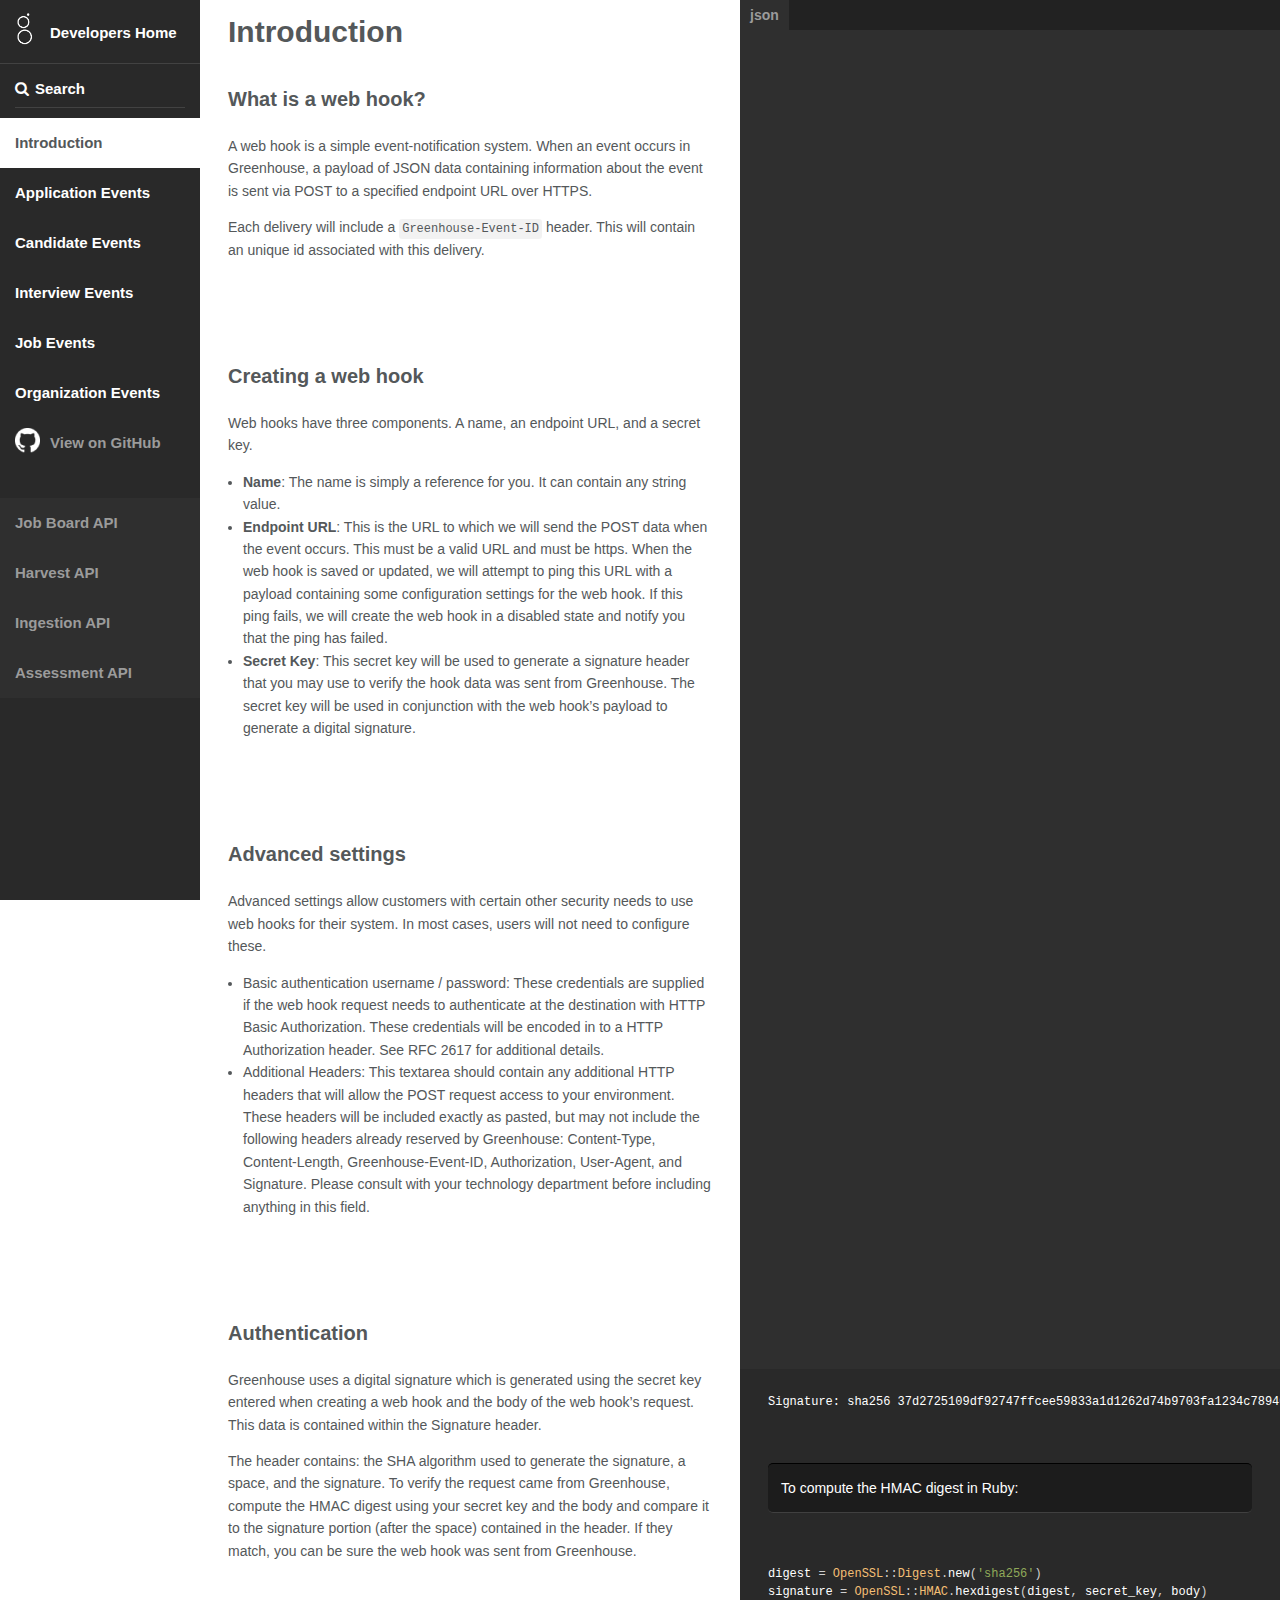
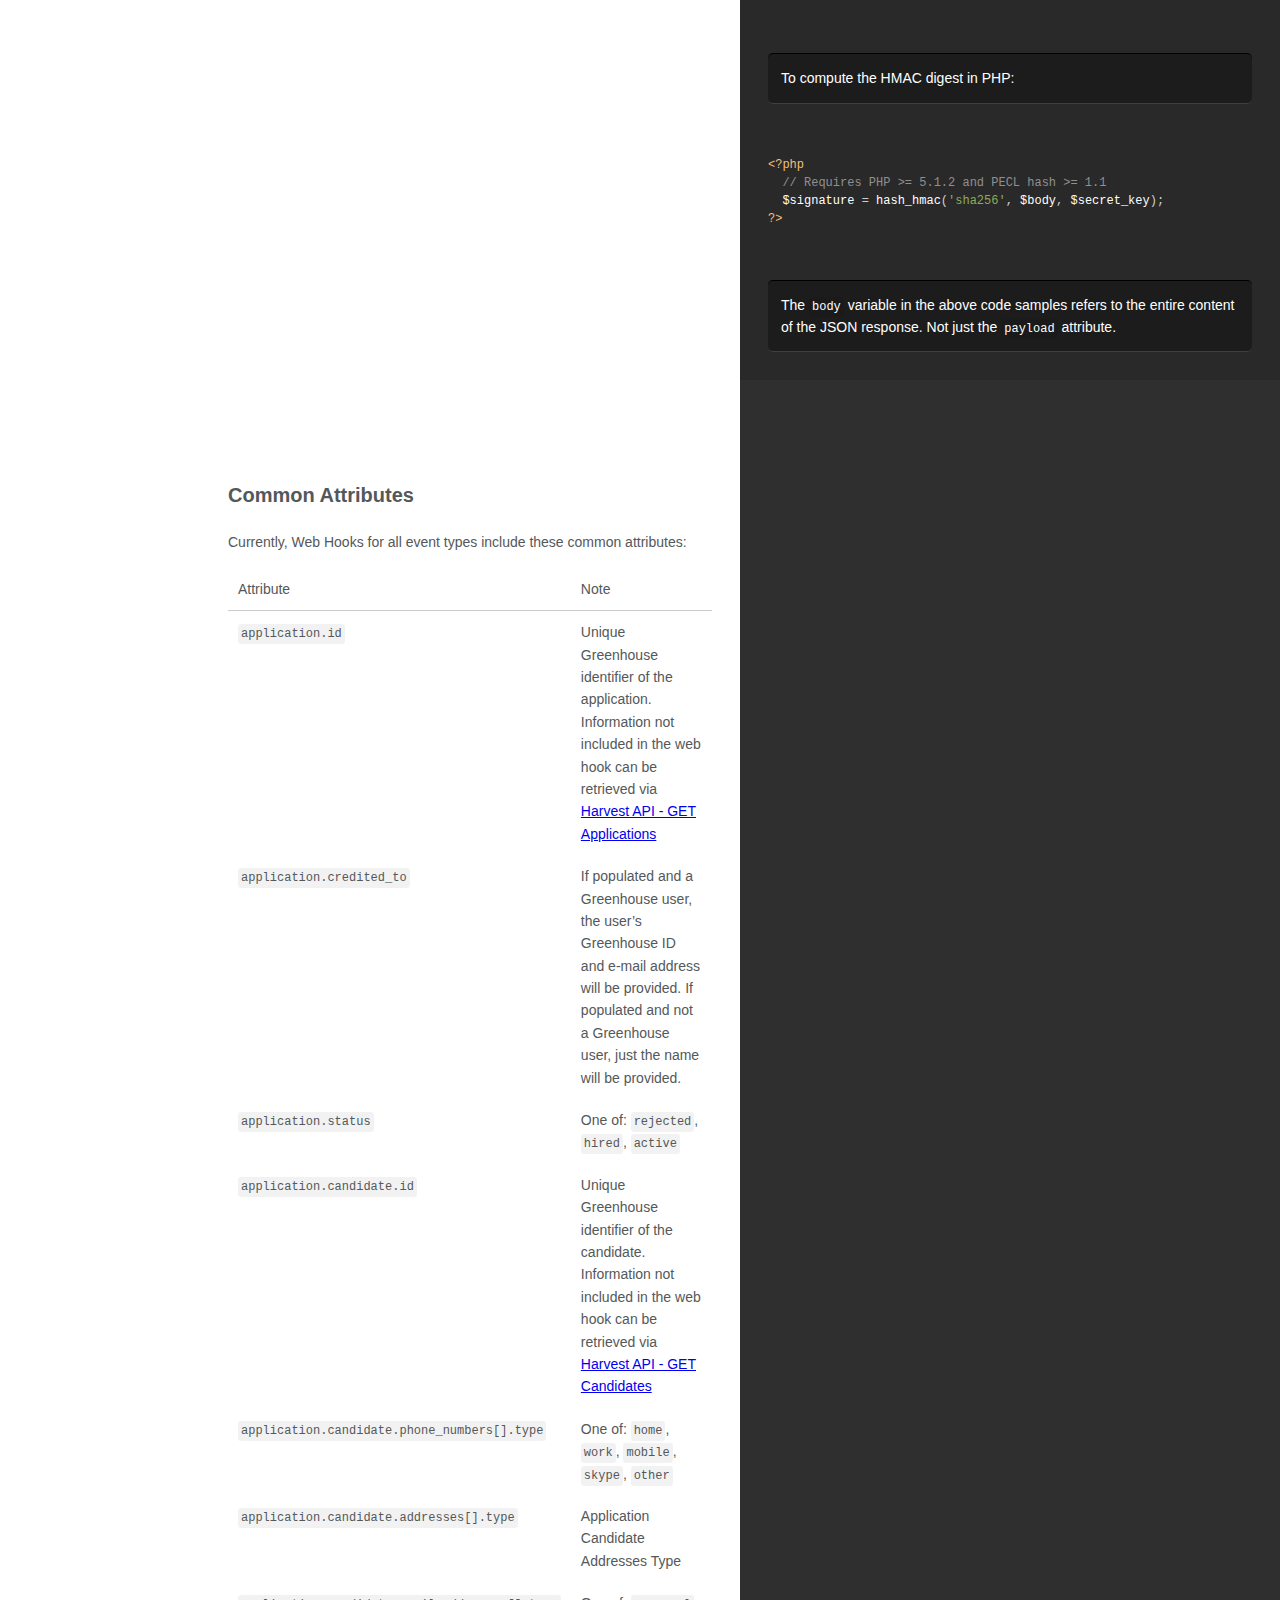
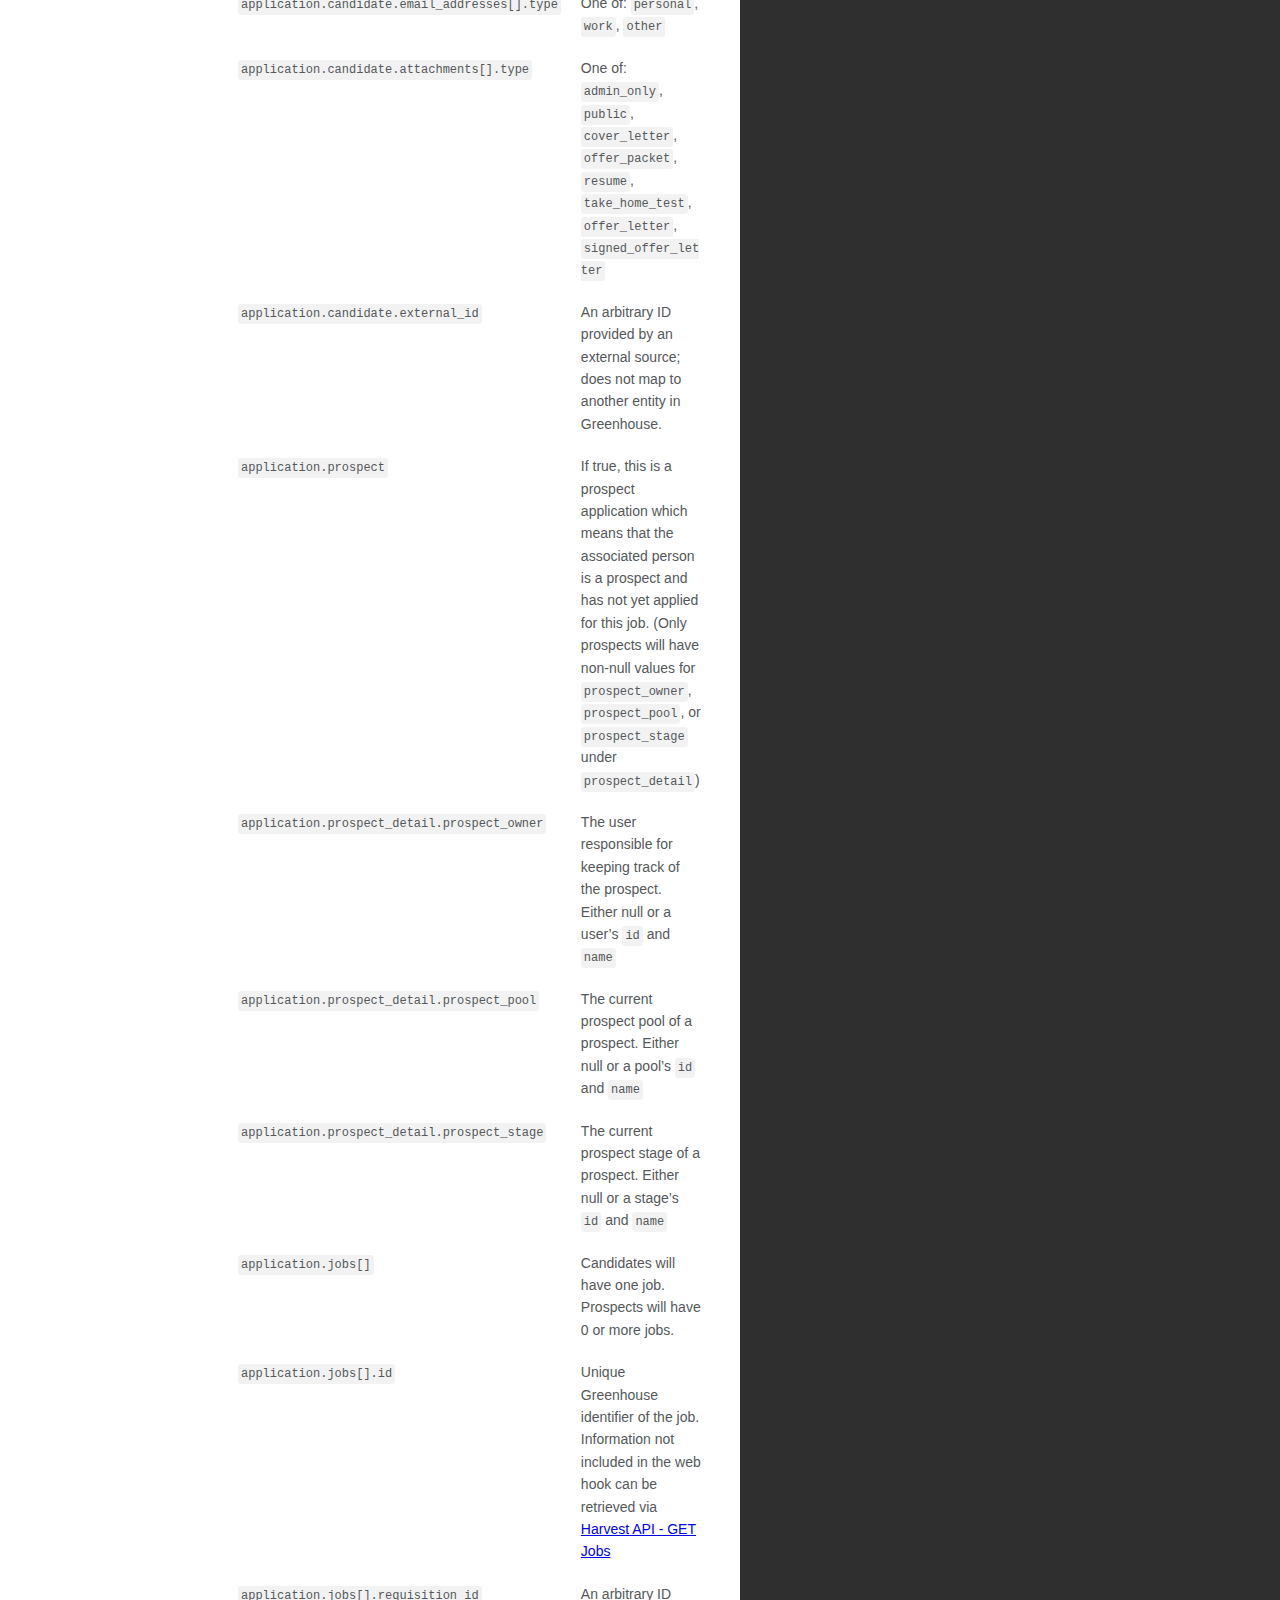
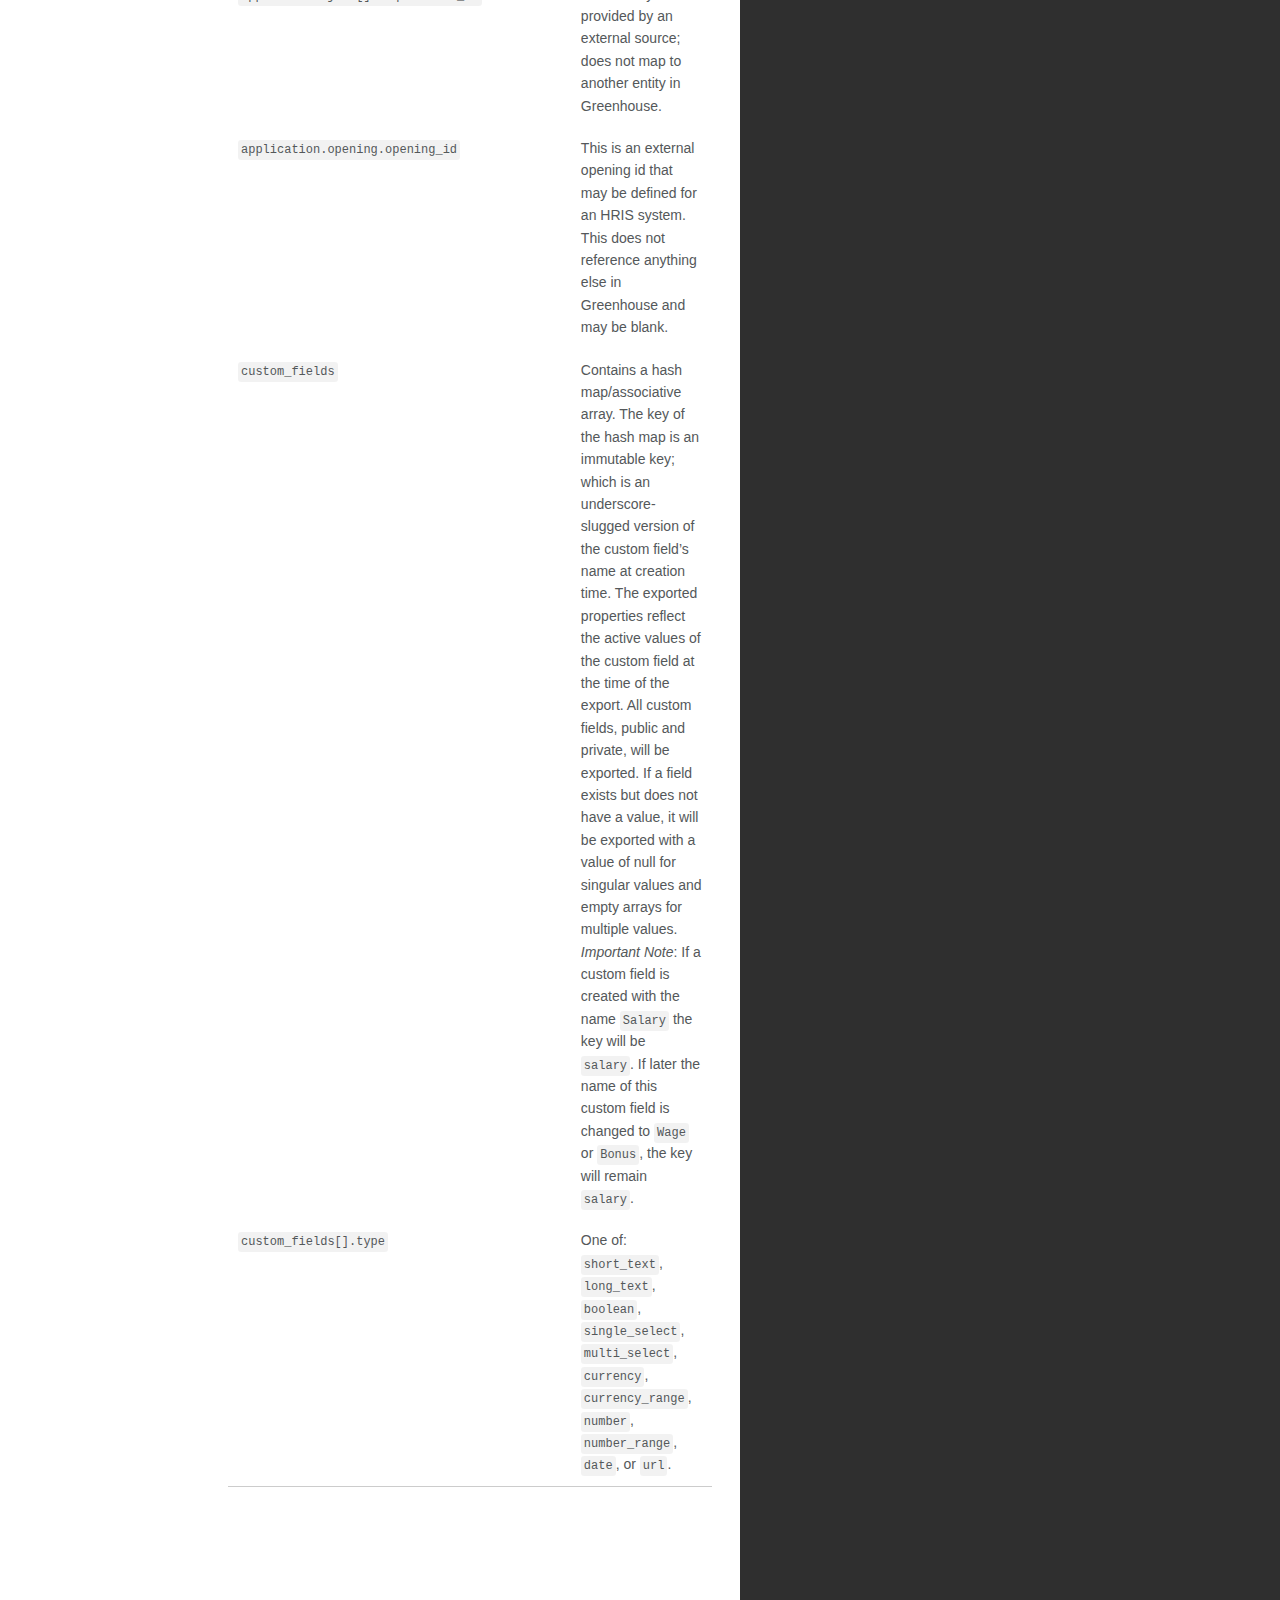
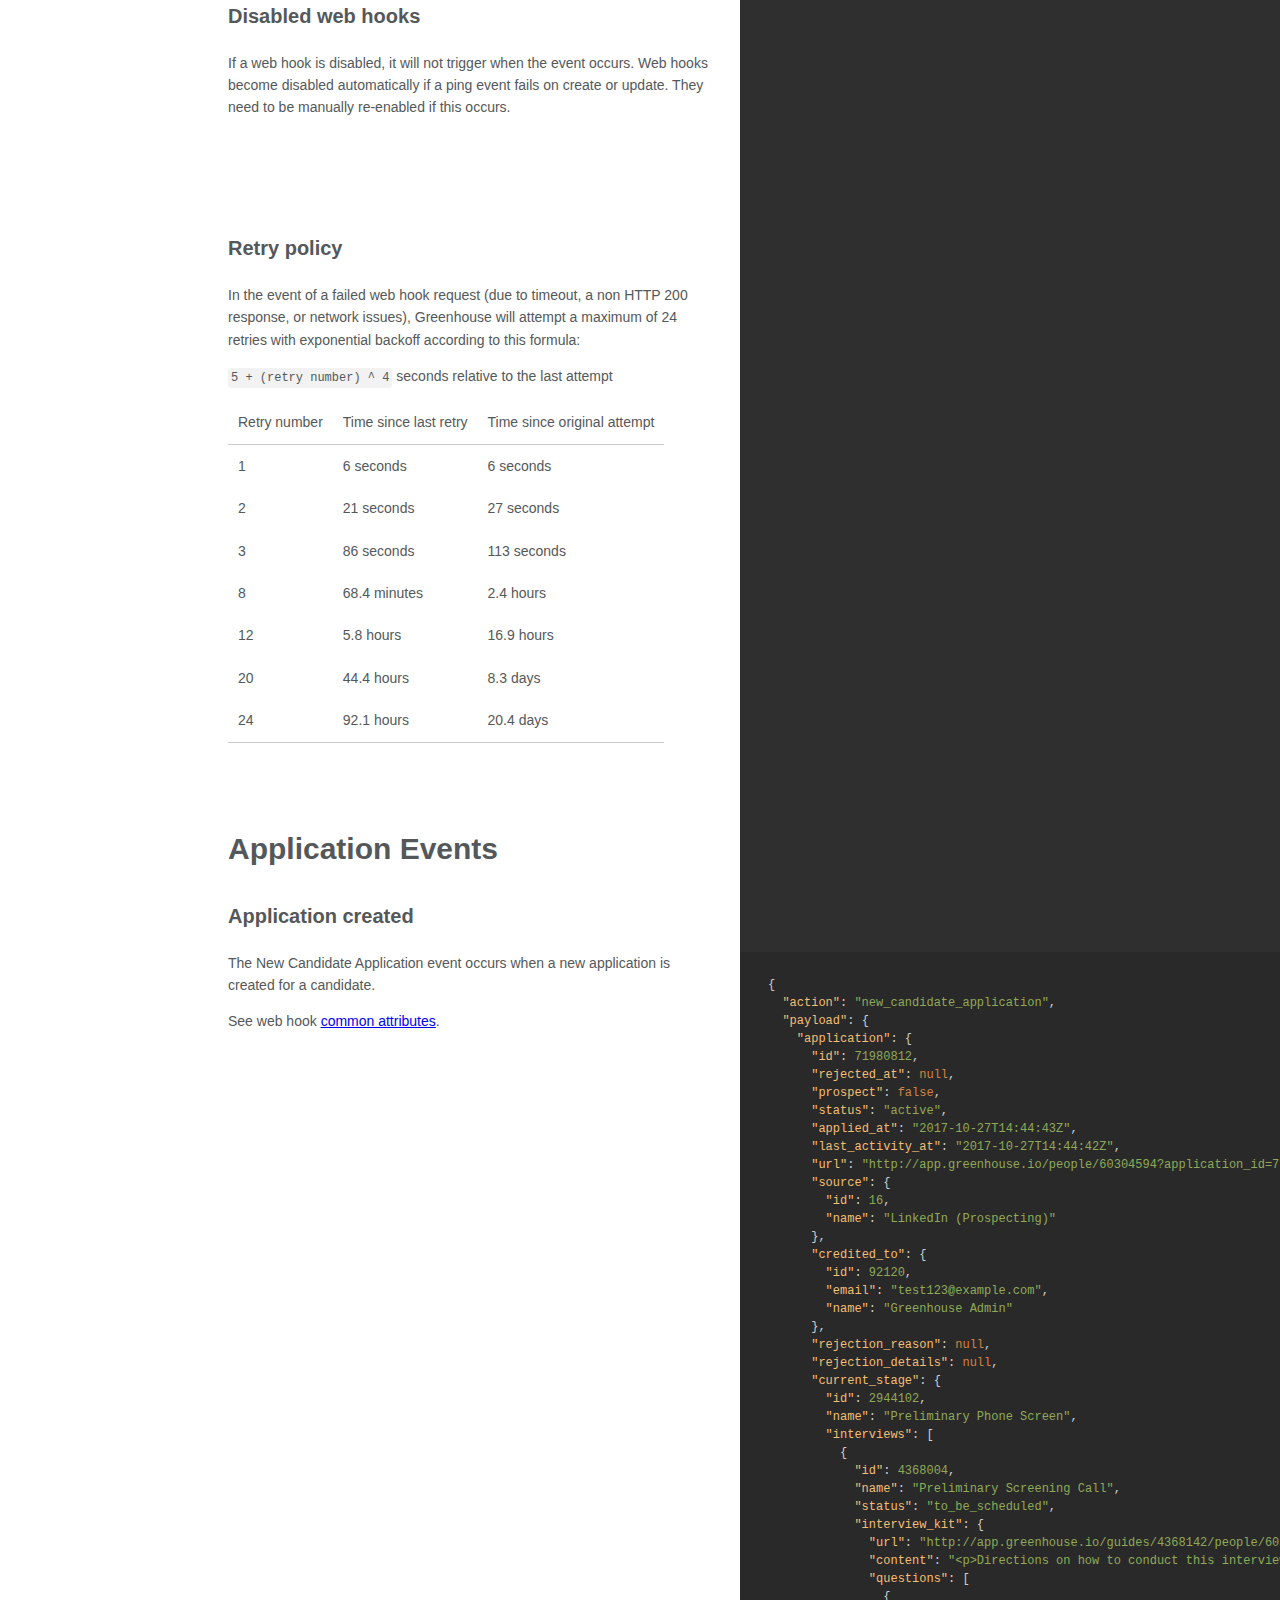
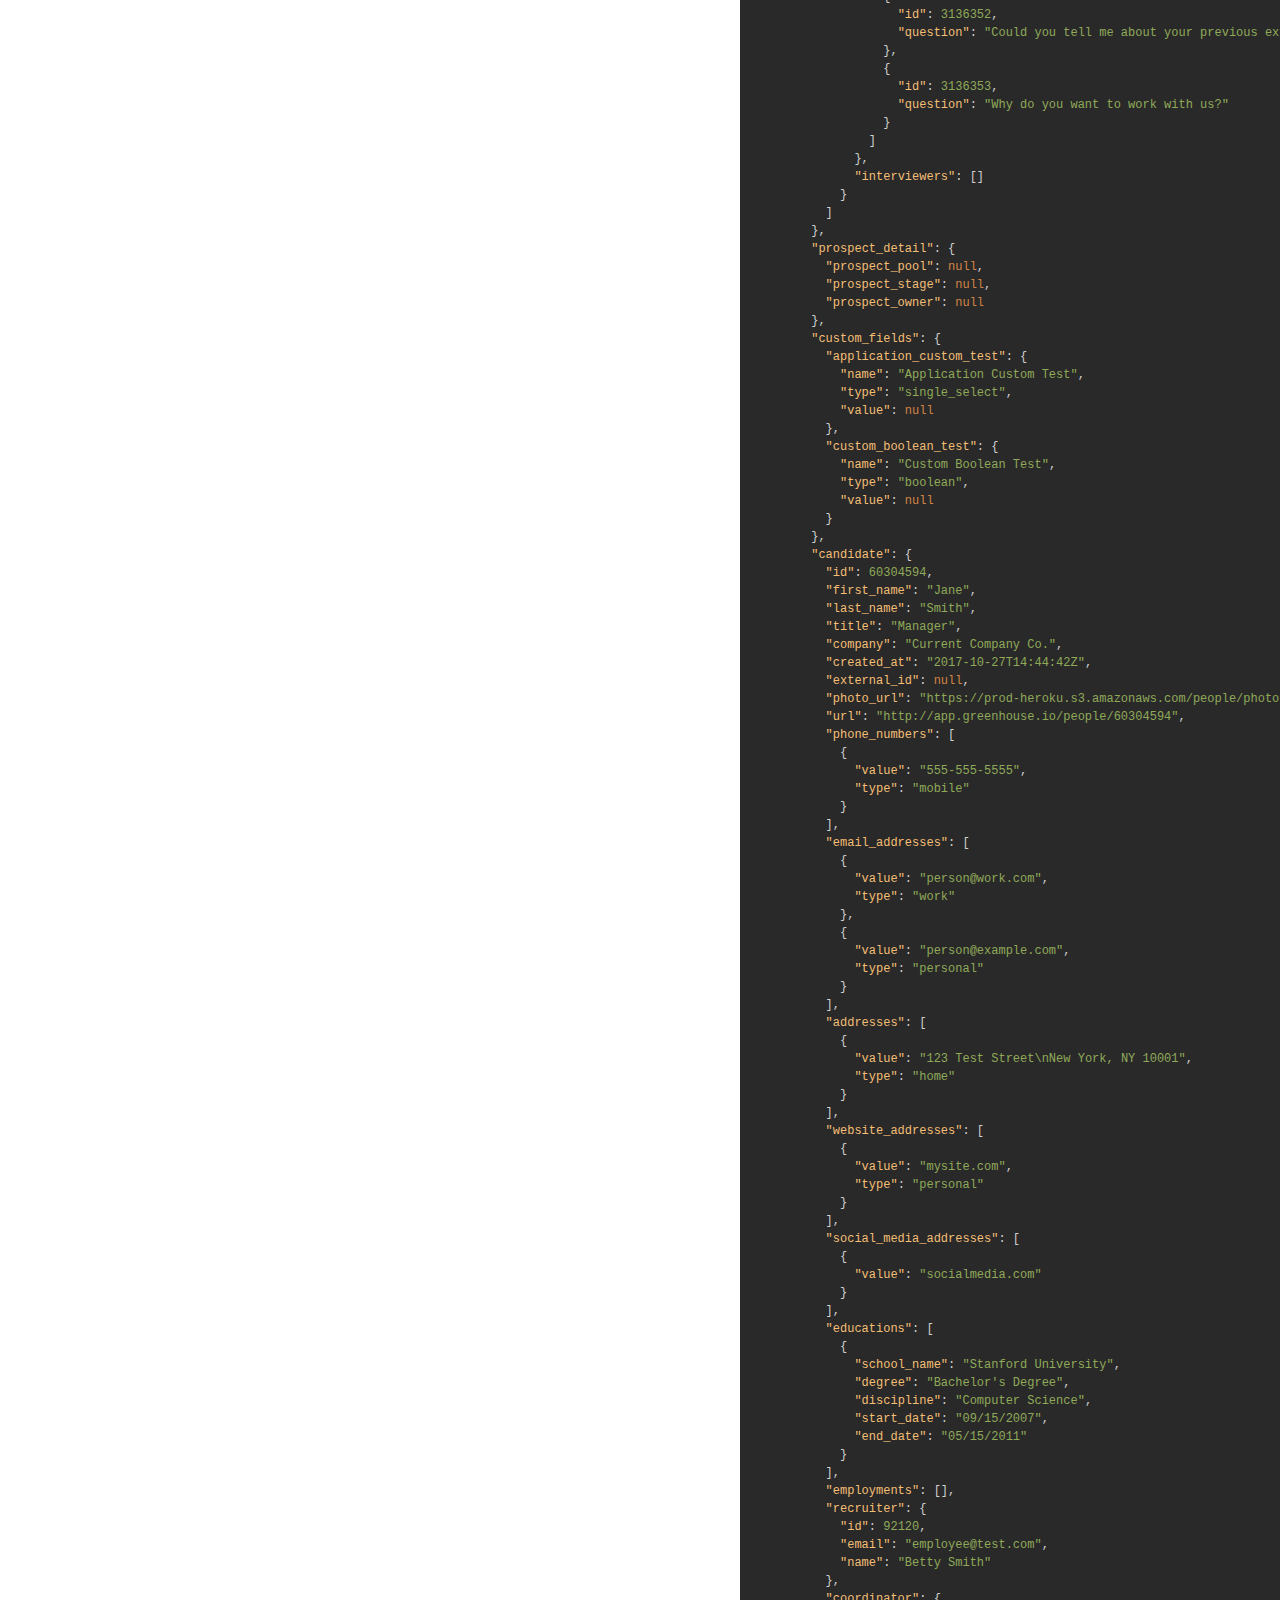
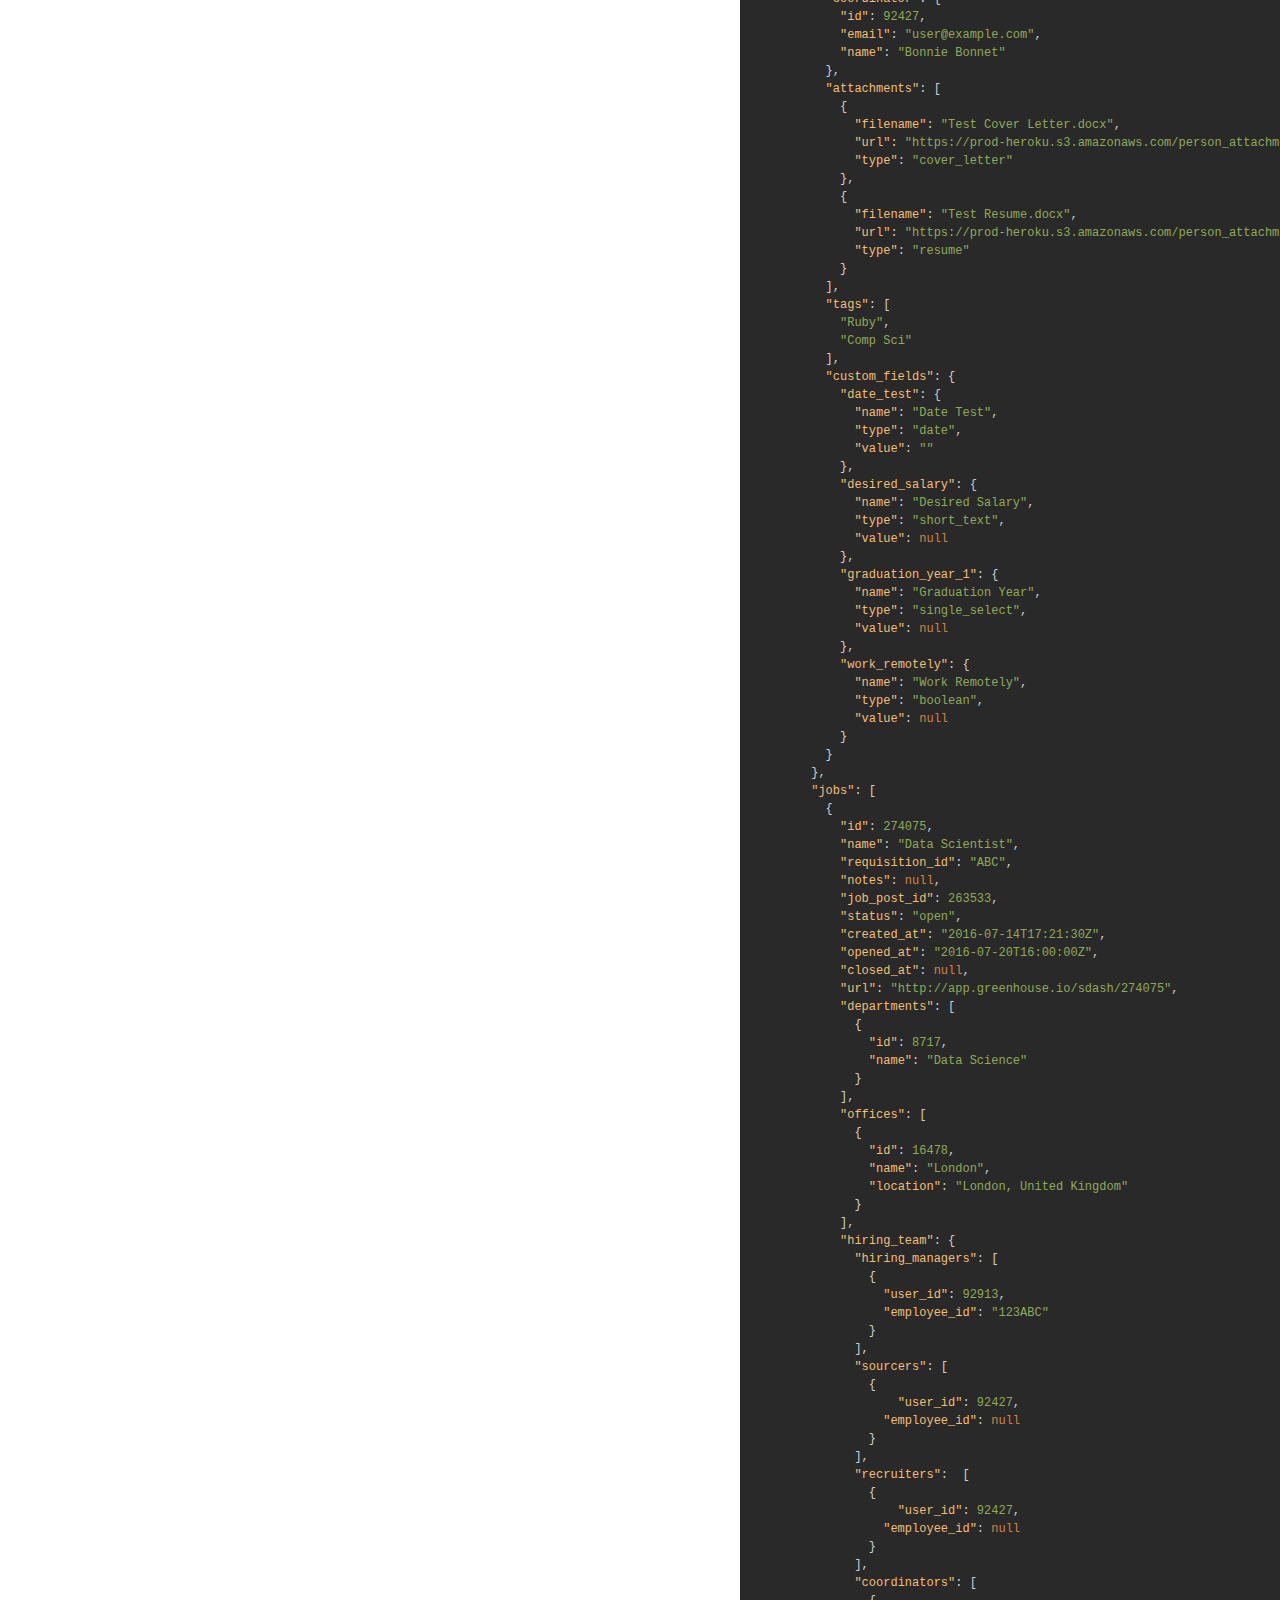
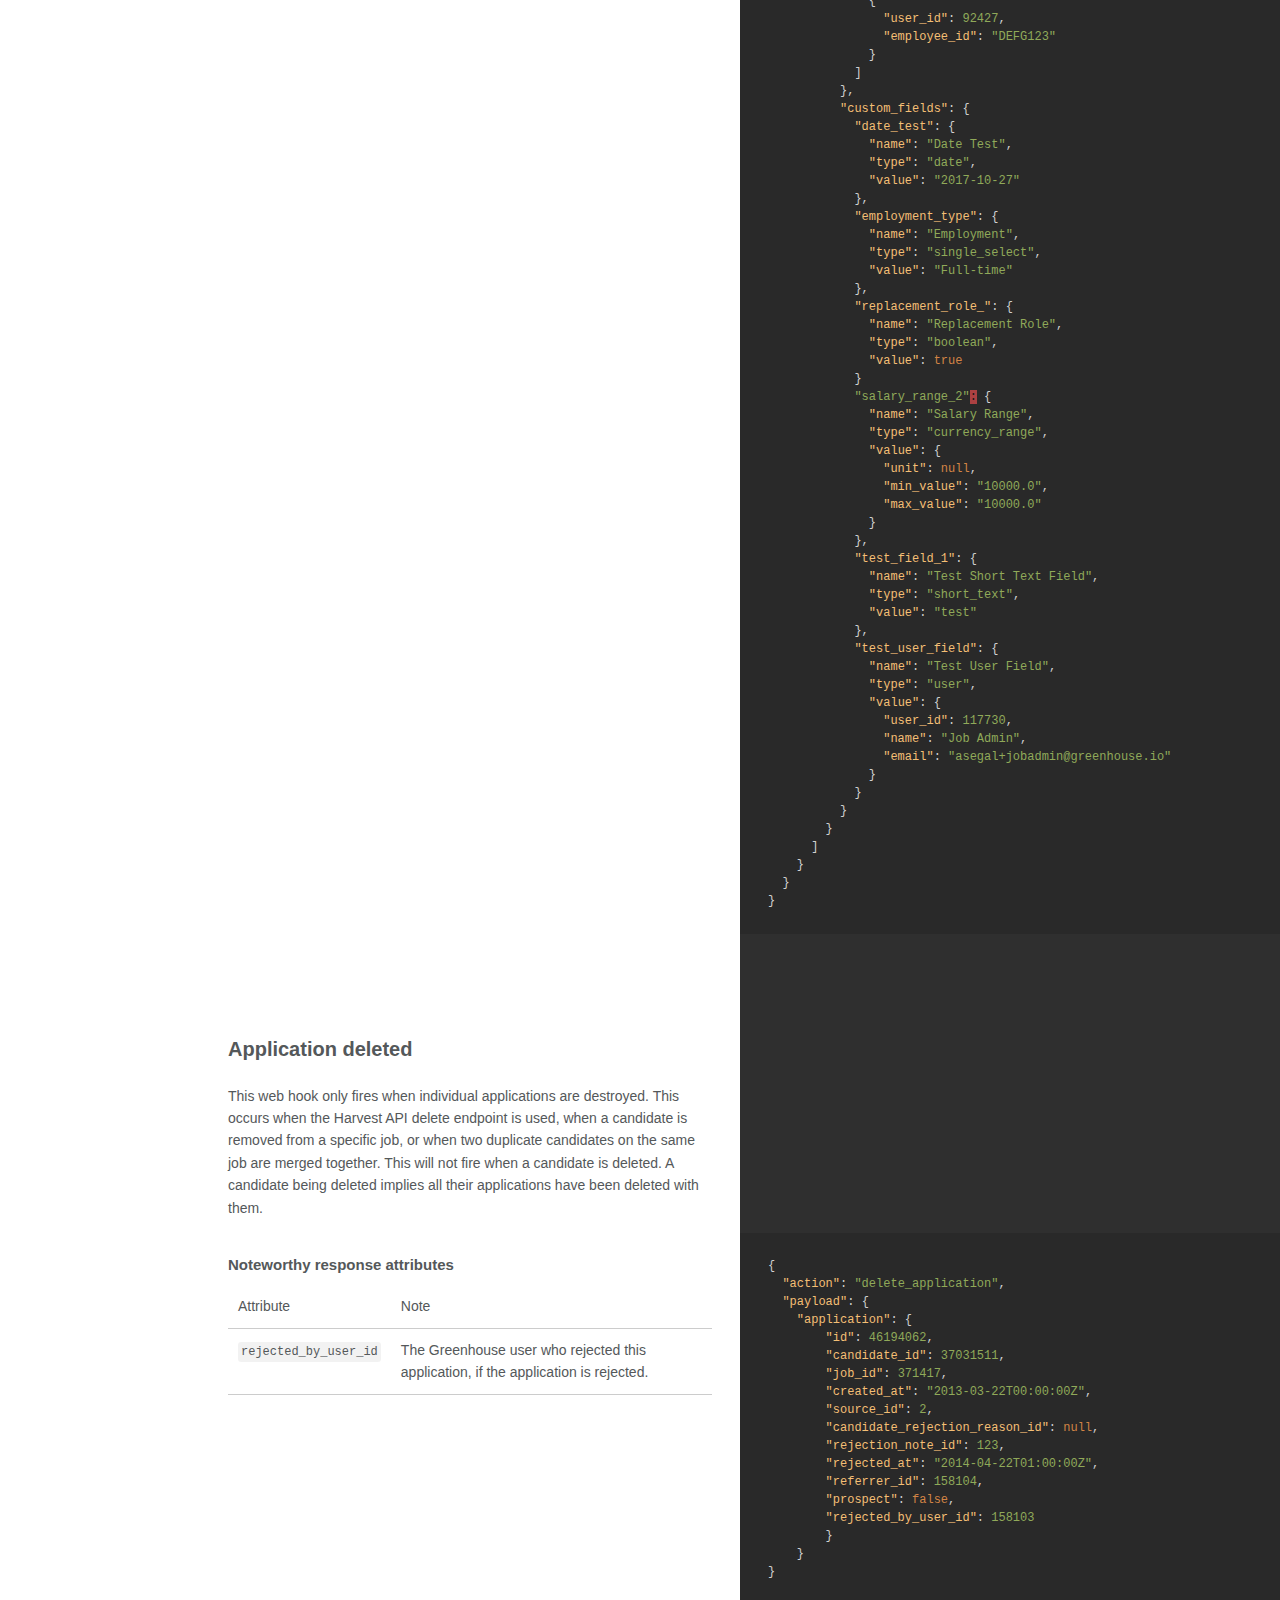
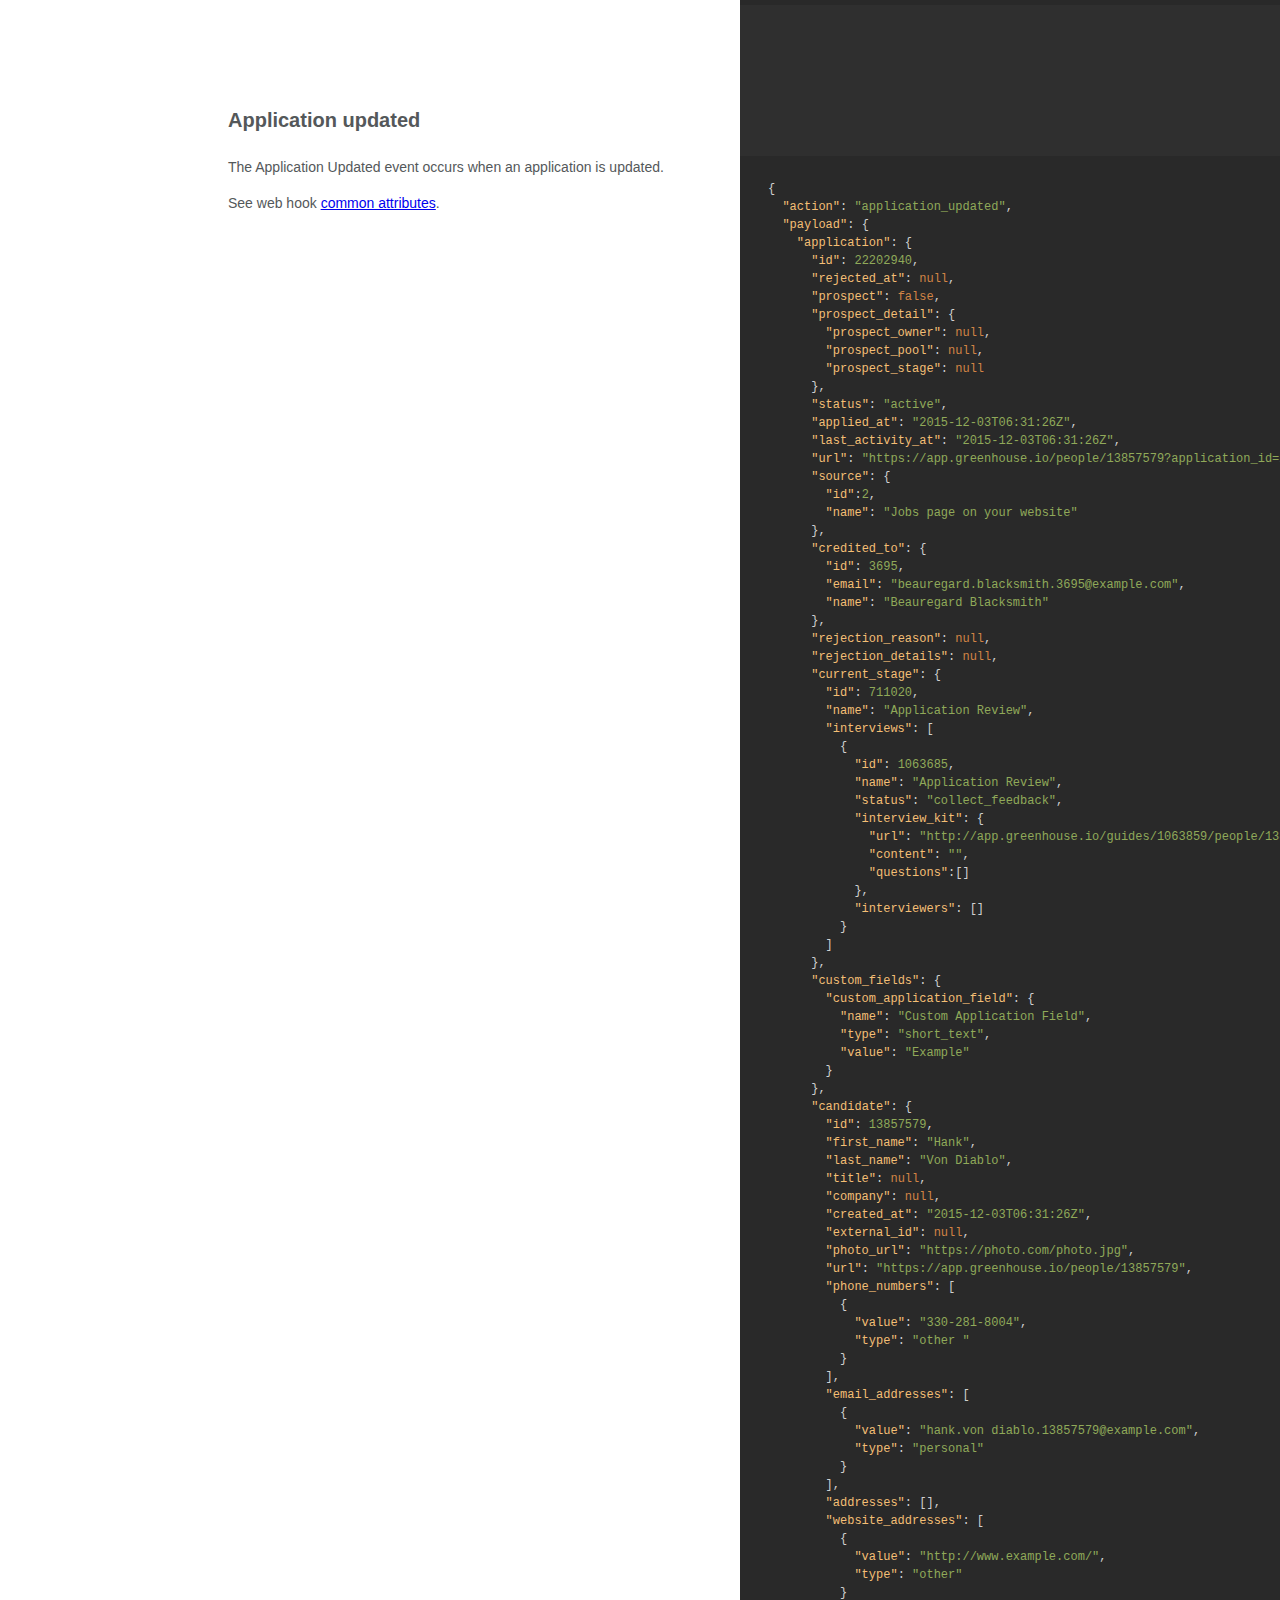
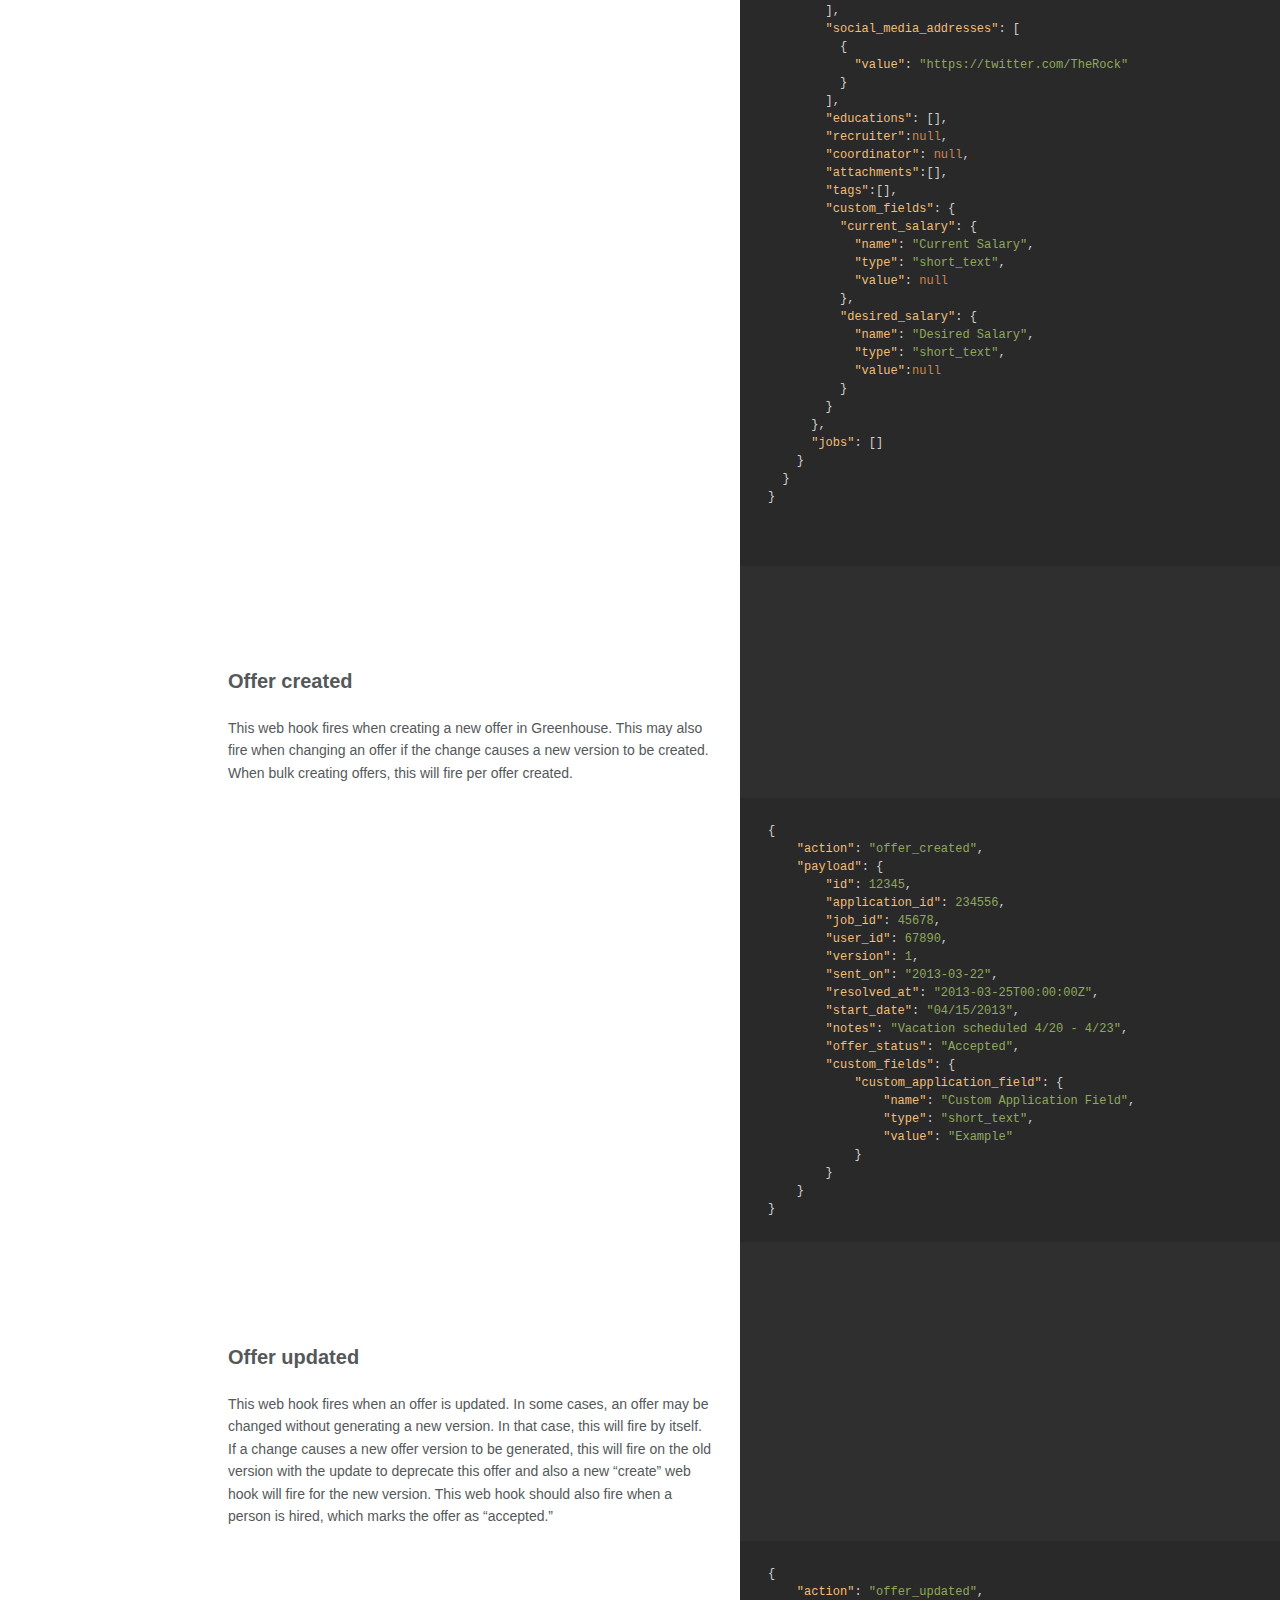
<file: webhooks.html>
<!doctype html>
<html>
  <head>
    <meta charset="utf-8">
    <meta content="IE=edge,chrome=1" http-equiv="X-UA-Compatible">
    <meta name="viewport" content="width=device-width, initial-scale=1, maximum-scale=1">
    <link rel="apple-touch-icon" sizes="57x57" href="/images/favicons/apple-touch-icon-57x57.png">
<link rel="apple-touch-icon" sizes="60x60" href="/images/favicons/apple-touch-icon-60x60.png">
<link rel="apple-touch-icon" sizes="72x72" href="/images/favicons/apple-touch-icon-72x72.png">
<link rel="apple-touch-icon" sizes="76x76" href="/images/favicons/apple-touch-icon-76x76.png">
<link rel="apple-touch-icon" sizes="114x114" href="/images/favicons/apple-touch-icon-114x114.png">
<link rel="apple-touch-icon" sizes="120x120" href="/images/favicons/apple-touch-icon-120x120.png">
<link rel="apple-touch-icon" sizes="144x144" href="/images/favicons/apple-touch-icon-144x144.png">
<link rel="icon" type="image/png" href="/images/favicons/favicon-32x32.png" sizes="32x32">
<link rel="icon" type="image/png" href="/images/favicons/favicon-96x96.png" sizes="96x96">
<link rel="icon" type="image/png" href="/images/favicons/favicon-16x16.png" sizes="16x16">
<link rel="manifest" href="/images/favicons/manifest.json">
<link rel="mask-icon" href="/images/favicons/safari-pinned-tab.svg" color="#00b2a9">
<meta name="msapplication-TileColor" content="#da532c">
<meta name="msapplication-TileImage" content="/images/favicons/mstile-144x144.png">
<meta name="theme-color" content="#00b2a9">
    <title>Web Hooks | Greenhouse</title>

    <link href="stylesheets/print.css" rel="stylesheet" type="text/css" media="print" />
    <link href="stylesheets/screen_webhooks.css" rel="stylesheet" type="text/css" media="screen" />

    <script src="https://ajax.googleapis.com/ajax/libs/jquery/2.1.3/jquery.min.js"></script>
      <script src="javascripts/all.js" type="text/javascript"></script>

      <script>
        $(function() {
          setupLanguages(["json"]);
        });
      </script>

    <script type="text/javascript">
!function(){var analytics=window.analytics=window.analytics||[];if(!analytics.initialize)if(analytics.invoked)window.console&&console.error&&console.error("Segment snippet included twice.");else{analytics.invoked=!0;analytics.methods=["trackSubmit","trackClick","trackLink","trackForm","pageview","identify","reset","group","track","ready","alias","page","once","off","on"];analytics.factory=function(t){return function(){var e=Array.prototype.slice.call(arguments);e.unshift(t);analytics.push(e);return analytics}};for(var t=0;t<analytics.methods.length;t++){var e=analytics.methods[t];analytics[e]=analytics.factory(e)}analytics.load=function(t){var e=document.createElement("script");e.type="text/javascript";e.async=!0;e.src=("https:"===document.location.protocol?"https://":"http://")+"cdn.segment.com/analytics.js/v1/"+t+"/analytics.min.js";var n=document.getElementsByTagName("script")[0];n.parentNode.insertBefore(e,n)};analytics.SNIPPET_VERSION="3.1.0";
analytics.load("2q7wwCrJormvWKrplqZYR2gXyxLK5Uhx");
analytics.page()
}}();
</script>
  </head>

  <body class="webhooks">
    <a href="#" id="nav-button">
      <span>
        NAV
        <img src="images/navbar.png" />
      </span>
    </a>
    <div class="tocify-wrapper">
      <a href="/" class="nav-home-link">
        <div class="nav-home">
          <img src="images/logo.png" />
          <span>Developers Home</span>
        </div>
      </a>
        <div class="lang-selector">
              <a href="#" data-language-name="json">json</a>
        </div>
        <div class="search">
          <input type="text" class="search" id="input-search" placeholder="Search">
        </div>
        <ul class="search-results"></ul>
      <div id="toc">
      </div>
      <ul class="toc-appendage">
        <li id="github_link"><a href="https://github.com/grnhse/greenhouse-api-docs/tree/master/source/includes/webhooks" title="View on Github" target="_blank">View on GitHub</a></li>
      </ul>
        <ul class="toc-footer">
            <li><a href="/job-board.html" title="Job Board API">Job Board API</a></li>
            <li><a href='/harvest.html' title="Harvest API">Harvest API</a></li>
            <li><a href='/candidate-ingestion.html' title="Ingestion API">Ingestion API</a></li>
            <li><a href='/assessment.html' title="Assessment API">Assessment API</a></li>
        </ul>
    </div>
    <div class="page-wrapper">
      <div class="dark-box"></div>
      <div class="content">
        
          <h1 id="introduction">Introduction</h1>

<h2 id="what-is-a-web-hook">What is a web hook?</h2>

<p>A web hook is a simple event-notification system. When an event occurs in Greenhouse, a payload of JSON data containing information about the event is sent via POST to a specified endpoint URL over HTTPS.</p>

<p>Each delivery will include a <code class="prettyprint">Greenhouse-Event-ID</code> header. This will contain an unique id associated with this delivery.</p>

<h2 id="creating-a-web-hook">Creating a web hook</h2>

<p>Web hooks have three components. A name, an endpoint URL, and a secret key.</p>

<ul>
<li><strong>Name</strong>: The name is simply a reference for you. It can contain any string value.</li>
<li><strong>Endpoint URL</strong>: This is the URL to which we will send the POST data when the event occurs. This must be a valid URL and must be https. When the web hook is saved or updated, we will attempt to ping this URL with a payload containing some configuration settings for the web hook. If this ping fails, we will create the web hook in a disabled state and notify you that the ping has failed.</li>
<li><strong>Secret Key</strong>: This secret key will be used to generate a signature header that you may use to verify the hook data was sent from Greenhouse. The secret key will be used in conjunction with the web hook&rsquo;s payload to generate a digital signature.</li>
</ul>

<h2 id="advanced-settings">Advanced settings</h2>

<p>Advanced settings allow customers with certain other security needs to use web hooks for their system. In most cases, users will not need to configure these.</p>

<ul>
<li>Basic authentication username / password: These credentials are supplied if the web hook request needs to authenticate at the destination with HTTP Basic Authorization. These credentials will be encoded in to a HTTP Authorization header. See RFC 2617 for additional details.</li>
<li>Additional Headers: This textarea should contain any additional HTTP headers that will allow the POST request access to your environment. These headers will be included exactly as pasted, but may not include the following headers already reserved by Greenhouse: Content-Type, Content-Length, Greenhouse-Event-ID, Authorization, User-Agent, and Signature. Please consult with your technology department before including anything in this field.</li>
</ul>

<h2 id="authentication">Authentication</h2>
<pre class="highlight plaintext"><code>Signature: sha256 37d2725109df92747ffcee59833a1d1262d74b9703fa1234c789407218b4a4ef
</code></pre>

<blockquote>
<p>To compute the HMAC digest in Ruby:</p>
</blockquote>
<pre class="highlight ruby"><code><span class="n">digest</span> <span class="o">=</span> <span class="no">OpenSSL</span><span class="o">::</span><span class="no">Digest</span><span class="p">.</span><span class="nf">new</span><span class="p">(</span><span class="s1">'sha256'</span><span class="p">)</span>
<span class="n">signature</span> <span class="o">=</span> <span class="no">OpenSSL</span><span class="o">::</span><span class="no">HMAC</span><span class="p">.</span><span class="nf">hexdigest</span><span class="p">(</span><span class="n">digest</span><span class="p">,</span> <span class="n">secret_key</span><span class="p">,</span> <span class="n">body</span><span class="p">)</span>
</code></pre>

<blockquote>
<p>To compute the HMAC digest in PHP:</p>
</blockquote>
<pre class="highlight php"><code><span class="cp">&lt;?php</span>
  <span class="c1">// Requires PHP &gt;= 5.1.2 and PECL hash &gt;= 1.1
</span>  <span class="nv">$signature</span> <span class="o">=</span> <span class="nb">hash_hmac</span><span class="p">(</span><span class="s1">'sha256'</span><span class="p">,</span> <span class="nv">$body</span><span class="p">,</span> <span class="nv">$secret_key</span><span class="p">);</span>
<span class="cp">?&gt;</span>
</code></pre>

<blockquote>
<p>The <code class="prettyprint">body</code> variable in the above code samples refers to the entire content of the JSON response. Not just the <code class="prettyprint">payload</code> attribute.</p>
</blockquote>

<p>Greenhouse uses a digital signature which is generated using the secret key entered when creating a web hook and the body of the web hook&rsquo;s request. This data is contained within the Signature header.</p>

<p>The header contains: the SHA algorithm used to generate the signature, a space, and the signature. To verify the request came from Greenhouse, compute the HMAC digest using your secret key and the body and compare it to the signature portion (after the space) contained in the header. If they match, you can be sure the web hook was sent from Greenhouse.</p>

<h2 id="common-attributes">Common Attributes</h2>

<p>Currently, Web Hooks for all event types include these common attributes:</p>

<table><thead>
<tr>
<td>Attribute</td><td>Note</td></tr>
</thead><tbody>
<tr>
<td><code class="prettyprint">application.id</code></td><td>Unique Greenhouse identifier of the application. Information not included in the web hook can be retrieved via <a href="harvest.html#applications">Harvest API - GET Applications</a></td></tr>
<tr>
<td><code class="prettyprint">application.credited_to</code></td><td>If populated and a Greenhouse user, the user&rsquo;s Greenhouse ID and e-mail address will be provided. If populated and not a Greenhouse user, just the name will be provided.</td></tr>
<tr>
<td><code class="prettyprint">application.status</code></td><td>One of: <code class="prettyprint">rejected</code>, <code class="prettyprint">hired</code>, <code class="prettyprint">active</code></td></tr>
<tr>
<td><code class="prettyprint">application.candidate.id</code></td><td>Unique Greenhouse identifier of the candidate. Information not included in the web hook can be retrieved via <a href="harvest.html#candidates">Harvest API - GET Candidates</a></td></tr>
<tr>
<td><code class="prettyprint">application.candidate.phone_numbers[].type</code></td><td>One of: <code class="prettyprint">home</code>, <code class="prettyprint">work</code>, <code class="prettyprint">mobile</code>, <code class="prettyprint">skype</code>, <code class="prettyprint">other</code></td></tr>
<tr>
<td><code class="prettyprint">application.candidate.addresses[].type</code></td><td>Application Candidate Addresses Type</td></tr>
<tr>
<td><code class="prettyprint">application.candidate.email_addresses[].type</code></td><td>One of: <code class="prettyprint">personal</code>, <code class="prettyprint">work</code>, <code class="prettyprint">other</code></td></tr>
<tr>
<td><code class="prettyprint">application.candidate.attachments[].type</code></td><td>One of: <code class="prettyprint">admin_only</code>, <code class="prettyprint">public</code>, <code class="prettyprint">cover_letter</code>, <code class="prettyprint">offer_packet</code>, <code class="prettyprint">resume</code>, <code class="prettyprint">take_home_test</code>, <code class="prettyprint">offer_letter</code>, <code class="prettyprint">signed_offer_letter</code></td></tr>
<tr>
<td><code class="prettyprint">application.candidate.external_id</code></td><td>An arbitrary ID provided by an external source; does not map to another entity in Greenhouse.</td></tr>
<tr>
<td><code class="prettyprint">application.prospect</code></td><td>If true, this is a prospect application which means that the associated person is a prospect and has not yet applied for this job. (Only prospects will have non-null values for <code class="prettyprint">prospect_owner</code>, <code class="prettyprint">prospect_pool</code>, or <code class="prettyprint">prospect_stage</code> under <code class="prettyprint">prospect_detail</code>)</td></tr>
<tr>
<td><code class="prettyprint">application.prospect_detail.prospect_owner</code></td><td>The user responsible for keeping track of the prospect. Either null or a user&rsquo;s <code class="prettyprint">id</code> and <code class="prettyprint">name</code></td></tr>
<tr>
<td><code class="prettyprint">application.prospect_detail.prospect_pool</code></td><td>The current prospect pool of a prospect. Either null or a pool&rsquo;s <code class="prettyprint">id</code> and <code class="prettyprint">name</code></td></tr>
<tr>
<td><code class="prettyprint">application.prospect_detail.prospect_stage</code></td><td>The current prospect stage of a prospect. Either null or a stage&rsquo;s <code class="prettyprint">id</code> and <code class="prettyprint">name</code></td></tr>
<tr>
<td><code class="prettyprint">application.jobs[]</code></td><td>Candidates will have one job. Prospects will have 0 or more jobs.</td></tr>
<tr>
<td><code class="prettyprint">application.jobs[].id</code></td><td>Unique Greenhouse identifier of the job. Information not included in the web hook can be retrieved via <a href="harvest.html#jobs">Harvest API - GET Jobs</a></td></tr>
<tr>
<td><code class="prettyprint">application.jobs[].requisition_id</code></td><td>An arbitrary ID provided by an external source; does not map to another entity in Greenhouse.</td></tr>
<tr>
<td><code class="prettyprint">application.opening.opening_id</code></td><td>This is an external opening id that may be defined for an HRIS system. This does not reference anything else in Greenhouse and may be blank.</td></tr>
<tr>
<td><code class="prettyprint">custom_fields</code></td><td>Contains a hash map/associative array. The key of the hash map is an immutable key; which is an underscore-slugged version of the custom field&rsquo;s name at creation time. The exported properties reflect the active values of the custom field at the time of the export. All custom fields, public and private, will be exported. If a field exists but does not have a value, it will be exported with a value of null for singular values and empty arrays for multiple values. <em>Important Note</em>: If a custom field is created with the name <code class="prettyprint">Salary</code> the key will be <code class="prettyprint">salary</code>. If later the name of this custom field is changed to <code class="prettyprint">Wage</code> or <code class="prettyprint">Bonus</code>, the key will remain <code class="prettyprint">salary</code>.</td></tr>
<tr>
<td><code class="prettyprint">custom_fields[].type</code></td><td>One of: <code class="prettyprint">short_text</code>, <code class="prettyprint">long_text</code>, <code class="prettyprint">boolean</code>, <code class="prettyprint">single_select</code>, <code class="prettyprint">multi_select</code>, <code class="prettyprint">currency</code>, <code class="prettyprint">currency_range</code>, <code class="prettyprint">number</code>, <code class="prettyprint">number_range</code>, <code class="prettyprint">date</code>, or <code class="prettyprint">url</code>.</td></tr>
</tbody></table>

<h2 id="disabled-web-hooks">Disabled web hooks</h2>

<p>If a web hook is disabled, it will not trigger when the event occurs. Web hooks become disabled automatically if a ping event fails on create or update. They need to be manually re-enabled if this occurs.</p>

<h2 id="retry-policy">Retry policy</h2>

<p>In the event of a failed web hook request (due to timeout, a non HTTP 200 response, or network issues), Greenhouse will attempt a maximum of 24 retries with exponential backoff according to this formula:</p>

<p><code class="prettyprint">5 + (retry number) ^ 4</code> seconds relative to the last attempt</p>

<table><thead>
<tr>
<td>Retry number</td><td>Time since last retry</td><td>Time since original attempt</td></tr>
</thead><tbody>
<tr>
<td>1</td><td>6 seconds</td><td>6 seconds</td></tr>
<tr>
<td>2</td><td>21 seconds</td><td>27 seconds</td></tr>
<tr>
<td>3</td><td>86 seconds</td><td>113 seconds</td></tr>
<tr>
<td>8</td><td>68.4 minutes</td><td>2.4 hours</td></tr>
<tr>
<td>12</td><td>5.8 hours</td><td>16.9 hours</td></tr>
<tr>
<td>20</td><td>44.4 hours</td><td>8.3 days</td></tr>
<tr>
<td>24</td><td>92.1 hours</td><td>20.4 days</td></tr>
</tbody></table>

          <h1 id="application-events">Application Events</h1>

<h2 id="application-created">Application created</h2>
<pre class="highlight json"><code><span class="p">{</span><span class="w">
  </span><span class="nt">"action"</span><span class="p">:</span><span class="w"> </span><span class="s2">"new_candidate_application"</span><span class="p">,</span><span class="w">
  </span><span class="nt">"payload"</span><span class="p">:</span><span class="w"> </span><span class="p">{</span><span class="w">
    </span><span class="nt">"application"</span><span class="p">:</span><span class="w"> </span><span class="p">{</span><span class="w">
      </span><span class="nt">"id"</span><span class="p">:</span><span class="w"> </span><span class="mi">71980812</span><span class="p">,</span><span class="w">
      </span><span class="nt">"rejected_at"</span><span class="p">:</span><span class="w"> </span><span class="kc">null</span><span class="p">,</span><span class="w">
      </span><span class="nt">"prospect"</span><span class="p">:</span><span class="w"> </span><span class="kc">false</span><span class="p">,</span><span class="w">
      </span><span class="nt">"status"</span><span class="p">:</span><span class="w"> </span><span class="s2">"active"</span><span class="p">,</span><span class="w">
      </span><span class="nt">"applied_at"</span><span class="p">:</span><span class="w"> </span><span class="s2">"2017-10-27T14:44:43Z"</span><span class="p">,</span><span class="w">
      </span><span class="nt">"last_activity_at"</span><span class="p">:</span><span class="w"> </span><span class="s2">"2017-10-27T14:44:42Z"</span><span class="p">,</span><span class="w">
      </span><span class="nt">"url"</span><span class="p">:</span><span class="w"> </span><span class="s2">"http://app.greenhouse.io/people/60304594?application_id=71980812"</span><span class="p">,</span><span class="w">
      </span><span class="nt">"source"</span><span class="p">:</span><span class="w"> </span><span class="p">{</span><span class="w">
        </span><span class="nt">"id"</span><span class="p">:</span><span class="w"> </span><span class="mi">16</span><span class="p">,</span><span class="w">
        </span><span class="nt">"name"</span><span class="p">:</span><span class="w"> </span><span class="s2">"LinkedIn (Prospecting)"</span><span class="w">
      </span><span class="p">},</span><span class="w">
      </span><span class="nt">"credited_to"</span><span class="p">:</span><span class="w"> </span><span class="p">{</span><span class="w">
        </span><span class="nt">"id"</span><span class="p">:</span><span class="w"> </span><span class="mi">92120</span><span class="p">,</span><span class="w">
        </span><span class="nt">"email"</span><span class="p">:</span><span class="w"> </span><span class="s2">"test123@example.com"</span><span class="p">,</span><span class="w">
        </span><span class="nt">"name"</span><span class="p">:</span><span class="w"> </span><span class="s2">"Greenhouse Admin"</span><span class="w">
      </span><span class="p">},</span><span class="w">
      </span><span class="nt">"rejection_reason"</span><span class="p">:</span><span class="w"> </span><span class="kc">null</span><span class="p">,</span><span class="w">
      </span><span class="nt">"rejection_details"</span><span class="p">:</span><span class="w"> </span><span class="kc">null</span><span class="p">,</span><span class="w">
      </span><span class="nt">"current_stage"</span><span class="p">:</span><span class="w"> </span><span class="p">{</span><span class="w">
        </span><span class="nt">"id"</span><span class="p">:</span><span class="w"> </span><span class="mi">2944102</span><span class="p">,</span><span class="w">
        </span><span class="nt">"name"</span><span class="p">:</span><span class="w"> </span><span class="s2">"Preliminary Phone Screen"</span><span class="p">,</span><span class="w">
        </span><span class="nt">"interviews"</span><span class="p">:</span><span class="w"> </span><span class="p">[</span><span class="w">
          </span><span class="p">{</span><span class="w">
            </span><span class="nt">"id"</span><span class="p">:</span><span class="w"> </span><span class="mi">4368004</span><span class="p">,</span><span class="w">
            </span><span class="nt">"name"</span><span class="p">:</span><span class="w"> </span><span class="s2">"Preliminary Screening Call"</span><span class="p">,</span><span class="w">
            </span><span class="nt">"status"</span><span class="p">:</span><span class="w"> </span><span class="s2">"to_be_scheduled"</span><span class="p">,</span><span class="w">
            </span><span class="nt">"interview_kit"</span><span class="p">:</span><span class="w"> </span><span class="p">{</span><span class="w">
              </span><span class="nt">"url"</span><span class="p">:</span><span class="w"> </span><span class="s2">"http://app.greenhouse.io/guides/4368142/people/60304594?application_id=71980812"</span><span class="p">,</span><span class="w">
              </span><span class="nt">"content"</span><span class="p">:</span><span class="w"> </span><span class="s2">"&lt;p&gt;Directions on how to conduct this interview.&lt;/p&gt;"</span><span class="p">,</span><span class="w">
              </span><span class="nt">"questions"</span><span class="p">:</span><span class="w"> </span><span class="p">[</span><span class="w">
                </span><span class="p">{</span><span class="w">
                  </span><span class="nt">"id"</span><span class="p">:</span><span class="w"> </span><span class="mi">3136352</span><span class="p">,</span><span class="w">
                  </span><span class="nt">"question"</span><span class="p">:</span><span class="w"> </span><span class="s2">"Could you tell me about your previous experience?"</span><span class="w">
                </span><span class="p">},</span><span class="w">
                </span><span class="p">{</span><span class="w">
                  </span><span class="nt">"id"</span><span class="p">:</span><span class="w"> </span><span class="mi">3136353</span><span class="p">,</span><span class="w">
                  </span><span class="nt">"question"</span><span class="p">:</span><span class="w"> </span><span class="s2">"Why do you want to work with us?"</span><span class="w">
                </span><span class="p">}</span><span class="w">
              </span><span class="p">]</span><span class="w">
            </span><span class="p">},</span><span class="w">
            </span><span class="nt">"interviewers"</span><span class="p">:</span><span class="w"> </span><span class="p">[]</span><span class="w">
          </span><span class="p">}</span><span class="w">
        </span><span class="p">]</span><span class="w">
      </span><span class="p">},</span><span class="w">
      </span><span class="nt">"prospect_detail"</span><span class="p">:</span><span class="w"> </span><span class="p">{</span><span class="w">
        </span><span class="nt">"prospect_pool"</span><span class="p">:</span><span class="w"> </span><span class="kc">null</span><span class="p">,</span><span class="w">
        </span><span class="nt">"prospect_stage"</span><span class="p">:</span><span class="w"> </span><span class="kc">null</span><span class="p">,</span><span class="w">
        </span><span class="nt">"prospect_owner"</span><span class="p">:</span><span class="w"> </span><span class="kc">null</span><span class="w">
      </span><span class="p">},</span><span class="w">
      </span><span class="nt">"custom_fields"</span><span class="p">:</span><span class="w"> </span><span class="p">{</span><span class="w">
        </span><span class="nt">"application_custom_test"</span><span class="p">:</span><span class="w"> </span><span class="p">{</span><span class="w">
          </span><span class="nt">"name"</span><span class="p">:</span><span class="w"> </span><span class="s2">"Application Custom Test"</span><span class="p">,</span><span class="w">
          </span><span class="nt">"type"</span><span class="p">:</span><span class="w"> </span><span class="s2">"single_select"</span><span class="p">,</span><span class="w">
          </span><span class="nt">"value"</span><span class="p">:</span><span class="w"> </span><span class="kc">null</span><span class="w">
        </span><span class="p">},</span><span class="w">
        </span><span class="nt">"custom_boolean_test"</span><span class="p">:</span><span class="w"> </span><span class="p">{</span><span class="w">
          </span><span class="nt">"name"</span><span class="p">:</span><span class="w"> </span><span class="s2">"Custom Boolean Test"</span><span class="p">,</span><span class="w">
          </span><span class="nt">"type"</span><span class="p">:</span><span class="w"> </span><span class="s2">"boolean"</span><span class="p">,</span><span class="w">
          </span><span class="nt">"value"</span><span class="p">:</span><span class="w"> </span><span class="kc">null</span><span class="w">
        </span><span class="p">}</span><span class="w">
      </span><span class="p">},</span><span class="w">
      </span><span class="nt">"candidate"</span><span class="p">:</span><span class="w"> </span><span class="p">{</span><span class="w">
        </span><span class="nt">"id"</span><span class="p">:</span><span class="w"> </span><span class="mi">60304594</span><span class="p">,</span><span class="w">
        </span><span class="nt">"first_name"</span><span class="p">:</span><span class="w"> </span><span class="s2">"Jane"</span><span class="p">,</span><span class="w">
        </span><span class="nt">"last_name"</span><span class="p">:</span><span class="w"> </span><span class="s2">"Smith"</span><span class="p">,</span><span class="w">
        </span><span class="nt">"title"</span><span class="p">:</span><span class="w"> </span><span class="s2">"Manager"</span><span class="p">,</span><span class="w">
        </span><span class="nt">"company"</span><span class="p">:</span><span class="w"> </span><span class="s2">"Current Company Co."</span><span class="p">,</span><span class="w">
        </span><span class="nt">"created_at"</span><span class="p">:</span><span class="w"> </span><span class="s2">"2017-10-27T14:44:42Z"</span><span class="p">,</span><span class="w">
        </span><span class="nt">"external_id"</span><span class="p">:</span><span class="w"> </span><span class="kc">null</span><span class="p">,</span><span class="w">
        </span><span class="nt">"photo_url"</span><span class="p">:</span><span class="w"> </span><span class="s2">"https://prod-heroku.s3.amazonaws.com/people/photos/060/304/738/original/cats_schrodinger.png?AWSAccessKeyId=AKIAI2HNOZGNEUVWYNFQ&amp;Expires=1511732959&amp;Signature=YcaE3lmhvfwSzvgbl4sUrQzP12U%3D"</span><span class="p">,</span><span class="w">
        </span><span class="nt">"url"</span><span class="p">:</span><span class="w"> </span><span class="s2">"http://app.greenhouse.io/people/60304594"</span><span class="p">,</span><span class="w">
        </span><span class="nt">"phone_numbers"</span><span class="p">:</span><span class="w"> </span><span class="p">[</span><span class="w">
          </span><span class="p">{</span><span class="w">
            </span><span class="nt">"value"</span><span class="p">:</span><span class="w"> </span><span class="s2">"555-555-5555"</span><span class="p">,</span><span class="w">
            </span><span class="nt">"type"</span><span class="p">:</span><span class="w"> </span><span class="s2">"mobile"</span><span class="w">
          </span><span class="p">}</span><span class="w">
        </span><span class="p">],</span><span class="w">
        </span><span class="nt">"email_addresses"</span><span class="p">:</span><span class="w"> </span><span class="p">[</span><span class="w">
          </span><span class="p">{</span><span class="w">
            </span><span class="nt">"value"</span><span class="p">:</span><span class="w"> </span><span class="s2">"person@work.com"</span><span class="p">,</span><span class="w">
            </span><span class="nt">"type"</span><span class="p">:</span><span class="w"> </span><span class="s2">"work"</span><span class="w">
          </span><span class="p">},</span><span class="w">
          </span><span class="p">{</span><span class="w">
            </span><span class="nt">"value"</span><span class="p">:</span><span class="w"> </span><span class="s2">"person@example.com"</span><span class="p">,</span><span class="w">
            </span><span class="nt">"type"</span><span class="p">:</span><span class="w"> </span><span class="s2">"personal"</span><span class="w">
          </span><span class="p">}</span><span class="w">
        </span><span class="p">],</span><span class="w">
        </span><span class="nt">"addresses"</span><span class="p">:</span><span class="w"> </span><span class="p">[</span><span class="w">
          </span><span class="p">{</span><span class="w">
            </span><span class="nt">"value"</span><span class="p">:</span><span class="w"> </span><span class="s2">"123 Test Street\nNew York, NY 10001"</span><span class="p">,</span><span class="w">
            </span><span class="nt">"type"</span><span class="p">:</span><span class="w"> </span><span class="s2">"home"</span><span class="w">
          </span><span class="p">}</span><span class="w">
        </span><span class="p">],</span><span class="w">
        </span><span class="nt">"website_addresses"</span><span class="p">:</span><span class="w"> </span><span class="p">[</span><span class="w">
          </span><span class="p">{</span><span class="w">
            </span><span class="nt">"value"</span><span class="p">:</span><span class="w"> </span><span class="s2">"mysite.com"</span><span class="p">,</span><span class="w">
            </span><span class="nt">"type"</span><span class="p">:</span><span class="w"> </span><span class="s2">"personal"</span><span class="w">
          </span><span class="p">}</span><span class="w">
        </span><span class="p">],</span><span class="w">
        </span><span class="nt">"social_media_addresses"</span><span class="p">:</span><span class="w"> </span><span class="p">[</span><span class="w">
          </span><span class="p">{</span><span class="w">
            </span><span class="nt">"value"</span><span class="p">:</span><span class="w"> </span><span class="s2">"socialmedia.com"</span><span class="w">
          </span><span class="p">}</span><span class="w">
        </span><span class="p">],</span><span class="w">
        </span><span class="nt">"educations"</span><span class="p">:</span><span class="w"> </span><span class="p">[</span><span class="w">
          </span><span class="p">{</span><span class="w">
            </span><span class="nt">"school_name"</span><span class="p">:</span><span class="w"> </span><span class="s2">"Stanford University"</span><span class="p">,</span><span class="w">
            </span><span class="nt">"degree"</span><span class="p">:</span><span class="w"> </span><span class="s2">"Bachelor's Degree"</span><span class="p">,</span><span class="w">
            </span><span class="nt">"discipline"</span><span class="p">:</span><span class="w"> </span><span class="s2">"Computer Science"</span><span class="p">,</span><span class="w">
            </span><span class="nt">"start_date"</span><span class="p">:</span><span class="w"> </span><span class="s2">"09/15/2007"</span><span class="p">,</span><span class="w">
            </span><span class="nt">"end_date"</span><span class="p">:</span><span class="w"> </span><span class="s2">"05/15/2011"</span><span class="w">
          </span><span class="p">}</span><span class="w">
        </span><span class="p">],</span><span class="w">
        </span><span class="nt">"employments"</span><span class="p">:</span><span class="w"> </span><span class="p">[],</span><span class="w">
        </span><span class="nt">"recruiter"</span><span class="p">:</span><span class="w"> </span><span class="p">{</span><span class="w">
          </span><span class="nt">"id"</span><span class="p">:</span><span class="w"> </span><span class="mi">92120</span><span class="p">,</span><span class="w">
          </span><span class="nt">"email"</span><span class="p">:</span><span class="w"> </span><span class="s2">"employee@test.com"</span><span class="p">,</span><span class="w">
          </span><span class="nt">"name"</span><span class="p">:</span><span class="w"> </span><span class="s2">"Betty Smith"</span><span class="w">
        </span><span class="p">},</span><span class="w">
        </span><span class="nt">"coordinator"</span><span class="p">:</span><span class="w"> </span><span class="p">{</span><span class="w">
          </span><span class="nt">"id"</span><span class="p">:</span><span class="w"> </span><span class="mi">92427</span><span class="p">,</span><span class="w">
          </span><span class="nt">"email"</span><span class="p">:</span><span class="w"> </span><span class="s2">"user@example.com"</span><span class="p">,</span><span class="w">
          </span><span class="nt">"name"</span><span class="p">:</span><span class="w"> </span><span class="s2">"Bonnie Bonnet"</span><span class="w">
        </span><span class="p">},</span><span class="w">
        </span><span class="nt">"attachments"</span><span class="p">:</span><span class="w"> </span><span class="p">[</span><span class="w">
          </span><span class="p">{</span><span class="w">
            </span><span class="nt">"filename"</span><span class="p">:</span><span class="w"> </span><span class="s2">"Test Cover Letter.docx"</span><span class="p">,</span><span class="w">
            </span><span class="nt">"url"</span><span class="p">:</span><span class="w"> </span><span class="s2">"https://prod-heroku.s3.amazonaws.com/person_attachments/data/081/539/559/original/Test%20Cover%20Letter.docx?AWSAccessKeyId=AKIAI2HNOZGNEUVWYNFQ&amp;Expires=1511732684&amp;Signature=prY2TFZT6WbAqzOhvkJdVeNnfCo%3D"</span><span class="p">,</span><span class="w">
            </span><span class="nt">"type"</span><span class="p">:</span><span class="w"> </span><span class="s2">"cover_letter"</span><span class="w">
          </span><span class="p">},</span><span class="w">
          </span><span class="p">{</span><span class="w">
            </span><span class="nt">"filename"</span><span class="p">:</span><span class="w"> </span><span class="s2">"Test Resume.docx"</span><span class="p">,</span><span class="w">
            </span><span class="nt">"url"</span><span class="p">:</span><span class="w"> </span><span class="s2">"https://prod-heroku.s3.amazonaws.com/person_attachments/data/081/539/558/original/Test%20Resume.docx?AWSAccessKeyId=AKIAI2HNOZGNEUVWYNFQ&amp;Expires=1511732684&amp;Signature=M24vittUtIXRgL6lDYOB0pRBv9Q%3D"</span><span class="p">,</span><span class="w">
            </span><span class="nt">"type"</span><span class="p">:</span><span class="w"> </span><span class="s2">"resume"</span><span class="w">
          </span><span class="p">}</span><span class="w">
        </span><span class="p">],</span><span class="w">
        </span><span class="nt">"tags"</span><span class="p">:</span><span class="w"> </span><span class="p">[</span><span class="w">
          </span><span class="s2">"Ruby"</span><span class="p">,</span><span class="w">
          </span><span class="s2">"Comp Sci"</span><span class="w">
        </span><span class="p">],</span><span class="w">
        </span><span class="nt">"custom_fields"</span><span class="p">:</span><span class="w"> </span><span class="p">{</span><span class="w">
          </span><span class="nt">"date_test"</span><span class="p">:</span><span class="w"> </span><span class="p">{</span><span class="w">
            </span><span class="nt">"name"</span><span class="p">:</span><span class="w"> </span><span class="s2">"Date Test"</span><span class="p">,</span><span class="w">
            </span><span class="nt">"type"</span><span class="p">:</span><span class="w"> </span><span class="s2">"date"</span><span class="p">,</span><span class="w">
            </span><span class="nt">"value"</span><span class="p">:</span><span class="w"> </span><span class="s2">""</span><span class="w">
          </span><span class="p">},</span><span class="w">
          </span><span class="nt">"desired_salary"</span><span class="p">:</span><span class="w"> </span><span class="p">{</span><span class="w">
            </span><span class="nt">"name"</span><span class="p">:</span><span class="w"> </span><span class="s2">"Desired Salary"</span><span class="p">,</span><span class="w">
            </span><span class="nt">"type"</span><span class="p">:</span><span class="w"> </span><span class="s2">"short_text"</span><span class="p">,</span><span class="w">
            </span><span class="nt">"value"</span><span class="p">:</span><span class="w"> </span><span class="kc">null</span><span class="w">
          </span><span class="p">},</span><span class="w">
          </span><span class="nt">"graduation_year_1"</span><span class="p">:</span><span class="w"> </span><span class="p">{</span><span class="w">
            </span><span class="nt">"name"</span><span class="p">:</span><span class="w"> </span><span class="s2">"Graduation Year"</span><span class="p">,</span><span class="w">
            </span><span class="nt">"type"</span><span class="p">:</span><span class="w"> </span><span class="s2">"single_select"</span><span class="p">,</span><span class="w">
            </span><span class="nt">"value"</span><span class="p">:</span><span class="w"> </span><span class="kc">null</span><span class="w">
          </span><span class="p">},</span><span class="w">
          </span><span class="nt">"work_remotely"</span><span class="p">:</span><span class="w"> </span><span class="p">{</span><span class="w">
            </span><span class="nt">"name"</span><span class="p">:</span><span class="w"> </span><span class="s2">"Work Remotely"</span><span class="p">,</span><span class="w">
            </span><span class="nt">"type"</span><span class="p">:</span><span class="w"> </span><span class="s2">"boolean"</span><span class="p">,</span><span class="w">
            </span><span class="nt">"value"</span><span class="p">:</span><span class="w"> </span><span class="kc">null</span><span class="w">
          </span><span class="p">}</span><span class="w">
        </span><span class="p">}</span><span class="w">
      </span><span class="p">},</span><span class="w">
      </span><span class="nt">"jobs"</span><span class="p">:</span><span class="w"> </span><span class="p">[</span><span class="w">
        </span><span class="p">{</span><span class="w">
          </span><span class="nt">"id"</span><span class="p">:</span><span class="w"> </span><span class="mi">274075</span><span class="p">,</span><span class="w">
          </span><span class="nt">"name"</span><span class="p">:</span><span class="w"> </span><span class="s2">"Data Scientist"</span><span class="p">,</span><span class="w">
          </span><span class="nt">"requisition_id"</span><span class="p">:</span><span class="w"> </span><span class="s2">"ABC"</span><span class="p">,</span><span class="w">
          </span><span class="nt">"notes"</span><span class="p">:</span><span class="w"> </span><span class="kc">null</span><span class="p">,</span><span class="w">
          </span><span class="nt">"job_post_id"</span><span class="p">:</span><span class="w"> </span><span class="mi">263533</span><span class="p">,</span><span class="w">
          </span><span class="nt">"status"</span><span class="p">:</span><span class="w"> </span><span class="s2">"open"</span><span class="p">,</span><span class="w">
          </span><span class="nt">"created_at"</span><span class="p">:</span><span class="w"> </span><span class="s2">"2016-07-14T17:21:30Z"</span><span class="p">,</span><span class="w">
          </span><span class="nt">"opened_at"</span><span class="p">:</span><span class="w"> </span><span class="s2">"2016-07-20T16:00:00Z"</span><span class="p">,</span><span class="w">
          </span><span class="nt">"closed_at"</span><span class="p">:</span><span class="w"> </span><span class="kc">null</span><span class="p">,</span><span class="w">
          </span><span class="nt">"url"</span><span class="p">:</span><span class="w"> </span><span class="s2">"http://app.greenhouse.io/sdash/274075"</span><span class="p">,</span><span class="w">
          </span><span class="nt">"departments"</span><span class="p">:</span><span class="w"> </span><span class="p">[</span><span class="w">
            </span><span class="p">{</span><span class="w">
              </span><span class="nt">"id"</span><span class="p">:</span><span class="w"> </span><span class="mi">8717</span><span class="p">,</span><span class="w">
              </span><span class="nt">"name"</span><span class="p">:</span><span class="w"> </span><span class="s2">"Data Science"</span><span class="w">
            </span><span class="p">}</span><span class="w">
          </span><span class="p">],</span><span class="w">
          </span><span class="nt">"offices"</span><span class="p">:</span><span class="w"> </span><span class="p">[</span><span class="w">
            </span><span class="p">{</span><span class="w">
              </span><span class="nt">"id"</span><span class="p">:</span><span class="w"> </span><span class="mi">16478</span><span class="p">,</span><span class="w">
              </span><span class="nt">"name"</span><span class="p">:</span><span class="w"> </span><span class="s2">"London"</span><span class="p">,</span><span class="w">
              </span><span class="nt">"location"</span><span class="p">:</span><span class="w"> </span><span class="s2">"London, United Kingdom"</span><span class="w">
            </span><span class="p">}</span><span class="w">
          </span><span class="p">],</span><span class="w">
          </span><span class="nt">"hiring_team"</span><span class="p">:</span><span class="w"> </span><span class="p">{</span><span class="w">
            </span><span class="nt">"hiring_managers"</span><span class="p">:</span><span class="w"> </span><span class="p">[</span><span class="w">
              </span><span class="p">{</span><span class="w">
                </span><span class="nt">"user_id"</span><span class="p">:</span><span class="w"> </span><span class="mi">92913</span><span class="p">,</span><span class="w">
                </span><span class="nt">"employee_id"</span><span class="p">:</span><span class="w"> </span><span class="s2">"123ABC"</span><span class="w">
              </span><span class="p">}</span><span class="w">
            </span><span class="p">],</span><span class="w">
            </span><span class="nt">"sourcers"</span><span class="p">:</span><span class="w"> </span><span class="p">[</span><span class="w">
              </span><span class="p">{</span><span class="w">
                  </span><span class="nt">"user_id"</span><span class="p">:</span><span class="w"> </span><span class="mi">92427</span><span class="p">,</span><span class="w">
                </span><span class="nt">"employee_id"</span><span class="p">:</span><span class="w"> </span><span class="kc">null</span><span class="w">
              </span><span class="p">}</span><span class="w">
            </span><span class="p">],</span><span class="w">
            </span><span class="nt">"recruiters"</span><span class="p">:</span><span class="w">  </span><span class="p">[</span><span class="w">
              </span><span class="p">{</span><span class="w">
                  </span><span class="nt">"user_id"</span><span class="p">:</span><span class="w"> </span><span class="mi">92427</span><span class="p">,</span><span class="w">
                </span><span class="nt">"employee_id"</span><span class="p">:</span><span class="w"> </span><span class="kc">null</span><span class="w">
              </span><span class="p">}</span><span class="w">
            </span><span class="p">],</span><span class="w">
            </span><span class="nt">"coordinators"</span><span class="p">:</span><span class="w"> </span><span class="p">[</span><span class="w">
              </span><span class="p">{</span><span class="w">
                </span><span class="nt">"user_id"</span><span class="p">:</span><span class="w"> </span><span class="mi">92427</span><span class="p">,</span><span class="w">
                </span><span class="nt">"employee_id"</span><span class="p">:</span><span class="w"> </span><span class="s2">"DEFG123"</span><span class="w">
              </span><span class="p">}</span><span class="w">
            </span><span class="p">]</span><span class="w">
          </span><span class="p">},</span><span class="w">
          </span><span class="nt">"custom_fields"</span><span class="p">:</span><span class="w"> </span><span class="p">{</span><span class="w">
            </span><span class="nt">"date_test"</span><span class="p">:</span><span class="w"> </span><span class="p">{</span><span class="w">
              </span><span class="nt">"name"</span><span class="p">:</span><span class="w"> </span><span class="s2">"Date Test"</span><span class="p">,</span><span class="w">
              </span><span class="nt">"type"</span><span class="p">:</span><span class="w"> </span><span class="s2">"date"</span><span class="p">,</span><span class="w">
              </span><span class="nt">"value"</span><span class="p">:</span><span class="w"> </span><span class="s2">"2017-10-27"</span><span class="w">
            </span><span class="p">},</span><span class="w">
            </span><span class="nt">"employment_type"</span><span class="p">:</span><span class="w"> </span><span class="p">{</span><span class="w">
              </span><span class="nt">"name"</span><span class="p">:</span><span class="w"> </span><span class="s2">"Employment"</span><span class="p">,</span><span class="w">
              </span><span class="nt">"type"</span><span class="p">:</span><span class="w"> </span><span class="s2">"single_select"</span><span class="p">,</span><span class="w">
              </span><span class="nt">"value"</span><span class="p">:</span><span class="w"> </span><span class="s2">"Full-time"</span><span class="w">
            </span><span class="p">},</span><span class="w">
            </span><span class="nt">"replacement_role_"</span><span class="p">:</span><span class="w"> </span><span class="p">{</span><span class="w">
              </span><span class="nt">"name"</span><span class="p">:</span><span class="w"> </span><span class="s2">"Replacement Role"</span><span class="p">,</span><span class="w">
              </span><span class="nt">"type"</span><span class="p">:</span><span class="w"> </span><span class="s2">"boolean"</span><span class="p">,</span><span class="w">
              </span><span class="nt">"value"</span><span class="p">:</span><span class="w"> </span><span class="kc">true</span><span class="w">
            </span><span class="p">}</span><span class="w">
            </span><span class="s2">"salary_range_2"</span><span class="err">:</span><span class="w"> </span><span class="p">{</span><span class="w">
              </span><span class="nt">"name"</span><span class="p">:</span><span class="w"> </span><span class="s2">"Salary Range"</span><span class="p">,</span><span class="w">
              </span><span class="nt">"type"</span><span class="p">:</span><span class="w"> </span><span class="s2">"currency_range"</span><span class="p">,</span><span class="w">
              </span><span class="nt">"value"</span><span class="p">:</span><span class="w"> </span><span class="p">{</span><span class="w">
                </span><span class="nt">"unit"</span><span class="p">:</span><span class="w"> </span><span class="kc">null</span><span class="p">,</span><span class="w">
                </span><span class="nt">"min_value"</span><span class="p">:</span><span class="w"> </span><span class="s2">"10000.0"</span><span class="p">,</span><span class="w">
                </span><span class="nt">"max_value"</span><span class="p">:</span><span class="w"> </span><span class="s2">"10000.0"</span><span class="w">
              </span><span class="p">}</span><span class="w">
            </span><span class="p">},</span><span class="w">
            </span><span class="nt">"test_field_1"</span><span class="p">:</span><span class="w"> </span><span class="p">{</span><span class="w">
              </span><span class="nt">"name"</span><span class="p">:</span><span class="w"> </span><span class="s2">"Test Short Text Field"</span><span class="p">,</span><span class="w">
              </span><span class="nt">"type"</span><span class="p">:</span><span class="w"> </span><span class="s2">"short_text"</span><span class="p">,</span><span class="w">
              </span><span class="nt">"value"</span><span class="p">:</span><span class="w"> </span><span class="s2">"test"</span><span class="w">
            </span><span class="p">},</span><span class="w">
            </span><span class="nt">"test_user_field"</span><span class="p">:</span><span class="w"> </span><span class="p">{</span><span class="w">
              </span><span class="nt">"name"</span><span class="p">:</span><span class="w"> </span><span class="s2">"Test User Field"</span><span class="p">,</span><span class="w">
              </span><span class="nt">"type"</span><span class="p">:</span><span class="w"> </span><span class="s2">"user"</span><span class="p">,</span><span class="w">
              </span><span class="nt">"value"</span><span class="p">:</span><span class="w"> </span><span class="p">{</span><span class="w">
                </span><span class="nt">"user_id"</span><span class="p">:</span><span class="w"> </span><span class="mi">117730</span><span class="p">,</span><span class="w">
                </span><span class="nt">"name"</span><span class="p">:</span><span class="w"> </span><span class="s2">"Job Admin"</span><span class="p">,</span><span class="w">
                </span><span class="nt">"email"</span><span class="p">:</span><span class="w"> </span><span class="s2">"asegal+jobadmin@greenhouse.io"</span><span class="w">
              </span><span class="p">}</span><span class="w">
            </span><span class="p">}</span><span class="w">
          </span><span class="p">}</span><span class="w">
        </span><span class="p">}</span><span class="w">
      </span><span class="p">]</span><span class="w">
    </span><span class="p">}</span><span class="w">
  </span><span class="p">}</span><span class="w">
</span><span class="p">}</span><span class="w">
</span></code></pre>

<p>The New Candidate Application event occurs when a new application is created for a candidate.</p>

<p>See web hook <a href="#common-attributes">common attributes</a>.</p>

<h2 id="application-deleted">Application deleted</h2>

<p>This web hook only fires when individual applications are destroyed.  This occurs when the Harvest API delete endpoint is used, when a candidate is removed from a specific job, or when two duplicate candidates on the same job are merged together.  This will not fire when a candidate is deleted.  A candidate being deleted implies all their applications have been deleted with them.</p>
<pre class="highlight json"><code><span class="p">{</span><span class="w">
  </span><span class="nt">"action"</span><span class="p">:</span><span class="w"> </span><span class="s2">"delete_application"</span><span class="p">,</span><span class="w">
  </span><span class="nt">"payload"</span><span class="p">:</span><span class="w"> </span><span class="p">{</span><span class="w">
    </span><span class="nt">"application"</span><span class="p">:</span><span class="w"> </span><span class="p">{</span><span class="w">
        </span><span class="nt">"id"</span><span class="p">:</span><span class="w"> </span><span class="mi">46194062</span><span class="p">,</span><span class="w">
        </span><span class="nt">"candidate_id"</span><span class="p">:</span><span class="w"> </span><span class="mi">37031511</span><span class="p">,</span><span class="w">
        </span><span class="nt">"job_id"</span><span class="p">:</span><span class="w"> </span><span class="mi">371417</span><span class="p">,</span><span class="w">
        </span><span class="nt">"created_at"</span><span class="p">:</span><span class="w"> </span><span class="s2">"2013-03-22T00:00:00Z"</span><span class="p">,</span><span class="w">
        </span><span class="nt">"source_id"</span><span class="p">:</span><span class="w"> </span><span class="mi">2</span><span class="p">,</span><span class="w">
        </span><span class="nt">"candidate_rejection_reason_id"</span><span class="p">:</span><span class="w"> </span><span class="kc">null</span><span class="p">,</span><span class="w">
        </span><span class="nt">"rejection_note_id"</span><span class="p">:</span><span class="w"> </span><span class="mi">123</span><span class="p">,</span><span class="w">
        </span><span class="nt">"rejected_at"</span><span class="p">:</span><span class="w"> </span><span class="s2">"2014-04-22T01:00:00Z"</span><span class="p">,</span><span class="w">
        </span><span class="nt">"referrer_id"</span><span class="p">:</span><span class="w"> </span><span class="mi">158104</span><span class="p">,</span><span class="w">
        </span><span class="nt">"prospect"</span><span class="p">:</span><span class="w"> </span><span class="kc">false</span><span class="p">,</span><span class="w">
        </span><span class="nt">"rejected_by_user_id"</span><span class="p">:</span><span class="w"> </span><span class="mi">158103</span><span class="w">
        </span><span class="p">}</span><span class="w">
    </span><span class="p">}</span><span class="w">
</span><span class="p">}</span><span class="w">
</span></code></pre>

<h3 id="noteworthy-response-attributes">Noteworthy response attributes</h3>

<table><thead>
<tr>
<td>Attribute</td><td>Note</td></tr>
</thead><tbody>
<tr>
<td><code class="prettyprint">rejected_by_user_id</code></td><td>The Greenhouse user who rejected this application, if the application is rejected.</td></tr>
</tbody></table>

<h2 id="application-updated">Application updated</h2>
<pre class="highlight json"><code><span class="p">{</span><span class="w">
  </span><span class="nt">"action"</span><span class="p">:</span><span class="w"> </span><span class="s2">"application_updated"</span><span class="p">,</span><span class="w">
  </span><span class="nt">"payload"</span><span class="p">:</span><span class="w"> </span><span class="p">{</span><span class="w">
    </span><span class="nt">"application"</span><span class="p">:</span><span class="w"> </span><span class="p">{</span><span class="w">
      </span><span class="nt">"id"</span><span class="p">:</span><span class="w"> </span><span class="mi">22202940</span><span class="p">,</span><span class="w">
      </span><span class="nt">"rejected_at"</span><span class="p">:</span><span class="w"> </span><span class="kc">null</span><span class="p">,</span><span class="w">
      </span><span class="nt">"prospect"</span><span class="p">:</span><span class="w"> </span><span class="kc">false</span><span class="p">,</span><span class="w">
      </span><span class="nt">"prospect_detail"</span><span class="p">:</span><span class="w"> </span><span class="p">{</span><span class="w">
        </span><span class="nt">"prospect_owner"</span><span class="p">:</span><span class="w"> </span><span class="kc">null</span><span class="p">,</span><span class="w">
        </span><span class="nt">"prospect_pool"</span><span class="p">:</span><span class="w"> </span><span class="kc">null</span><span class="p">,</span><span class="w">
        </span><span class="nt">"prospect_stage"</span><span class="p">:</span><span class="w"> </span><span class="kc">null</span><span class="w">
      </span><span class="p">},</span><span class="w">
      </span><span class="nt">"status"</span><span class="p">:</span><span class="w"> </span><span class="s2">"active"</span><span class="p">,</span><span class="w">
      </span><span class="nt">"applied_at"</span><span class="p">:</span><span class="w"> </span><span class="s2">"2015-12-03T06:31:26Z"</span><span class="p">,</span><span class="w">
      </span><span class="nt">"last_activity_at"</span><span class="p">:</span><span class="w"> </span><span class="s2">"2015-12-03T06:31:26Z"</span><span class="p">,</span><span class="w">
      </span><span class="nt">"url"</span><span class="p">:</span><span class="w"> </span><span class="s2">"https://app.greenhouse.io/people/13857579?application_id=22202940"</span><span class="p">,</span><span class="w">
      </span><span class="nt">"source"</span><span class="p">:</span><span class="w"> </span><span class="p">{</span><span class="w">
        </span><span class="nt">"id"</span><span class="p">:</span><span class="mi">2</span><span class="p">,</span><span class="w">
        </span><span class="nt">"name"</span><span class="p">:</span><span class="w"> </span><span class="s2">"Jobs page on your website"</span><span class="w">
      </span><span class="p">},</span><span class="w">
      </span><span class="nt">"credited_to"</span><span class="p">:</span><span class="w"> </span><span class="p">{</span><span class="w">
        </span><span class="nt">"id"</span><span class="p">:</span><span class="w"> </span><span class="mi">3695</span><span class="p">,</span><span class="w">
        </span><span class="nt">"email"</span><span class="p">:</span><span class="w"> </span><span class="s2">"beauregard.blacksmith.3695@example.com"</span><span class="p">,</span><span class="w">
        </span><span class="nt">"name"</span><span class="p">:</span><span class="w"> </span><span class="s2">"Beauregard Blacksmith"</span><span class="w">
      </span><span class="p">},</span><span class="w">
      </span><span class="nt">"rejection_reason"</span><span class="p">:</span><span class="w"> </span><span class="kc">null</span><span class="p">,</span><span class="w">
      </span><span class="nt">"rejection_details"</span><span class="p">:</span><span class="w"> </span><span class="kc">null</span><span class="p">,</span><span class="w">
      </span><span class="nt">"current_stage"</span><span class="p">:</span><span class="w"> </span><span class="p">{</span><span class="w">
        </span><span class="nt">"id"</span><span class="p">:</span><span class="w"> </span><span class="mi">711020</span><span class="p">,</span><span class="w">
        </span><span class="nt">"name"</span><span class="p">:</span><span class="w"> </span><span class="s2">"Application Review"</span><span class="p">,</span><span class="w">
        </span><span class="nt">"interviews"</span><span class="p">:</span><span class="w"> </span><span class="p">[</span><span class="w">
          </span><span class="p">{</span><span class="w">
            </span><span class="nt">"id"</span><span class="p">:</span><span class="w"> </span><span class="mi">1063685</span><span class="p">,</span><span class="w">
            </span><span class="nt">"name"</span><span class="p">:</span><span class="w"> </span><span class="s2">"Application Review"</span><span class="p">,</span><span class="w">
            </span><span class="nt">"status"</span><span class="p">:</span><span class="w"> </span><span class="s2">"collect_feedback"</span><span class="p">,</span><span class="w">
            </span><span class="nt">"interview_kit"</span><span class="p">:</span><span class="w"> </span><span class="p">{</span><span class="w">
              </span><span class="nt">"url"</span><span class="p">:</span><span class="w"> </span><span class="s2">"http://app.greenhouse.io/guides/1063859/people/13857579"</span><span class="p">,</span><span class="w">
              </span><span class="nt">"content"</span><span class="p">:</span><span class="w"> </span><span class="s2">""</span><span class="p">,</span><span class="w">
              </span><span class="nt">"questions"</span><span class="p">:[]</span><span class="w">
            </span><span class="p">},</span><span class="w">
            </span><span class="nt">"interviewers"</span><span class="p">:</span><span class="w"> </span><span class="p">[]</span><span class="w">
          </span><span class="p">}</span><span class="w">
        </span><span class="p">]</span><span class="w">
      </span><span class="p">},</span><span class="w">
      </span><span class="nt">"custom_fields"</span><span class="p">:</span><span class="w"> </span><span class="p">{</span><span class="w">
        </span><span class="nt">"custom_application_field"</span><span class="p">:</span><span class="w"> </span><span class="p">{</span><span class="w">
          </span><span class="nt">"name"</span><span class="p">:</span><span class="w"> </span><span class="s2">"Custom Application Field"</span><span class="p">,</span><span class="w">
          </span><span class="nt">"type"</span><span class="p">:</span><span class="w"> </span><span class="s2">"short_text"</span><span class="p">,</span><span class="w">
          </span><span class="nt">"value"</span><span class="p">:</span><span class="w"> </span><span class="s2">"Example"</span><span class="w">
        </span><span class="p">}</span><span class="w">
      </span><span class="p">},</span><span class="w">
      </span><span class="nt">"candidate"</span><span class="p">:</span><span class="w"> </span><span class="p">{</span><span class="w">
        </span><span class="nt">"id"</span><span class="p">:</span><span class="w"> </span><span class="mi">13857579</span><span class="p">,</span><span class="w">
        </span><span class="nt">"first_name"</span><span class="p">:</span><span class="w"> </span><span class="s2">"Hank"</span><span class="p">,</span><span class="w">
        </span><span class="nt">"last_name"</span><span class="p">:</span><span class="w"> </span><span class="s2">"Von Diablo"</span><span class="p">,</span><span class="w">
        </span><span class="nt">"title"</span><span class="p">:</span><span class="w"> </span><span class="kc">null</span><span class="p">,</span><span class="w">
        </span><span class="nt">"company"</span><span class="p">:</span><span class="w"> </span><span class="kc">null</span><span class="p">,</span><span class="w">
        </span><span class="nt">"created_at"</span><span class="p">:</span><span class="w"> </span><span class="s2">"2015-12-03T06:31:26Z"</span><span class="p">,</span><span class="w">
        </span><span class="nt">"external_id"</span><span class="p">:</span><span class="w"> </span><span class="kc">null</span><span class="p">,</span><span class="w">
        </span><span class="nt">"photo_url"</span><span class="p">:</span><span class="w"> </span><span class="s2">"https://photo.com/photo.jpg"</span><span class="p">,</span><span class="w">
        </span><span class="nt">"url"</span><span class="p">:</span><span class="w"> </span><span class="s2">"https://app.greenhouse.io/people/13857579"</span><span class="p">,</span><span class="w">
        </span><span class="nt">"phone_numbers"</span><span class="p">:</span><span class="w"> </span><span class="p">[</span><span class="w">
          </span><span class="p">{</span><span class="w">
            </span><span class="nt">"value"</span><span class="p">:</span><span class="w"> </span><span class="s2">"330-281-8004"</span><span class="p">,</span><span class="w">
            </span><span class="nt">"type"</span><span class="p">:</span><span class="w"> </span><span class="s2">"other "</span><span class="w">
          </span><span class="p">}</span><span class="w">
        </span><span class="p">],</span><span class="w">
        </span><span class="nt">"email_addresses"</span><span class="p">:</span><span class="w"> </span><span class="p">[</span><span class="w">
          </span><span class="p">{</span><span class="w">
            </span><span class="nt">"value"</span><span class="p">:</span><span class="w"> </span><span class="s2">"hank.von diablo.13857579@example.com"</span><span class="p">,</span><span class="w">
            </span><span class="nt">"type"</span><span class="p">:</span><span class="w"> </span><span class="s2">"personal"</span><span class="w">
          </span><span class="p">}</span><span class="w">
        </span><span class="p">],</span><span class="w">
        </span><span class="nt">"addresses"</span><span class="p">:</span><span class="w"> </span><span class="p">[],</span><span class="w">
        </span><span class="nt">"website_addresses"</span><span class="p">:</span><span class="w"> </span><span class="p">[</span><span class="w">
          </span><span class="p">{</span><span class="w">
            </span><span class="nt">"value"</span><span class="p">:</span><span class="w"> </span><span class="s2">"http://www.example.com/"</span><span class="p">,</span><span class="w">
            </span><span class="nt">"type"</span><span class="p">:</span><span class="w"> </span><span class="s2">"other"</span><span class="w">
          </span><span class="p">}</span><span class="w">
        </span><span class="p">],</span><span class="w">
        </span><span class="nt">"social_media_addresses"</span><span class="p">:</span><span class="w"> </span><span class="p">[</span><span class="w">
          </span><span class="p">{</span><span class="w">
            </span><span class="nt">"value"</span><span class="p">:</span><span class="w"> </span><span class="s2">"https://twitter.com/TheRock"</span><span class="w">
          </span><span class="p">}</span><span class="w">
        </span><span class="p">],</span><span class="w">
        </span><span class="nt">"educations"</span><span class="p">:</span><span class="w"> </span><span class="p">[],</span><span class="w">
        </span><span class="nt">"recruiter"</span><span class="p">:</span><span class="kc">null</span><span class="p">,</span><span class="w">
        </span><span class="nt">"coordinator"</span><span class="p">:</span><span class="w"> </span><span class="kc">null</span><span class="p">,</span><span class="w">
        </span><span class="nt">"attachments"</span><span class="p">:[],</span><span class="w">
        </span><span class="nt">"tags"</span><span class="p">:[],</span><span class="w">
        </span><span class="nt">"custom_fields"</span><span class="p">:</span><span class="w"> </span><span class="p">{</span><span class="w">
          </span><span class="nt">"current_salary"</span><span class="p">:</span><span class="w"> </span><span class="p">{</span><span class="w">
            </span><span class="nt">"name"</span><span class="p">:</span><span class="w"> </span><span class="s2">"Current Salary"</span><span class="p">,</span><span class="w">
            </span><span class="nt">"type"</span><span class="p">:</span><span class="w"> </span><span class="s2">"short_text"</span><span class="p">,</span><span class="w">
            </span><span class="nt">"value"</span><span class="p">:</span><span class="w"> </span><span class="kc">null</span><span class="w">
          </span><span class="p">},</span><span class="w">
          </span><span class="nt">"desired_salary"</span><span class="p">:</span><span class="w"> </span><span class="p">{</span><span class="w">
            </span><span class="nt">"name"</span><span class="p">:</span><span class="w"> </span><span class="s2">"Desired Salary"</span><span class="p">,</span><span class="w">
            </span><span class="nt">"type"</span><span class="p">:</span><span class="w"> </span><span class="s2">"short_text"</span><span class="p">,</span><span class="w">
            </span><span class="nt">"value"</span><span class="p">:</span><span class="kc">null</span><span class="w">
          </span><span class="p">}</span><span class="w">
        </span><span class="p">}</span><span class="w">
      </span><span class="p">},</span><span class="w">
      </span><span class="nt">"jobs"</span><span class="p">:</span><span class="w"> </span><span class="p">[]</span><span class="w">
    </span><span class="p">}</span><span class="w">
  </span><span class="p">}</span><span class="w">
</span><span class="p">}</span><span class="w">


</span></code></pre>

<p>The Application Updated event occurs when an application is updated.</p>

<p>See web hook <a href="#common-attributes">common attributes</a>.</p>

<h2 id="offer-created">Offer created</h2>

<p>This web hook fires when creating a new offer in Greenhouse. This may also fire when changing an offer if the change causes a new version to be created. When bulk creating offers, this will fire per offer created.</p>
<pre class="highlight json"><code><span class="p">{</span><span class="w">
    </span><span class="nt">"action"</span><span class="p">:</span><span class="w"> </span><span class="s2">"offer_created"</span><span class="p">,</span><span class="w">
    </span><span class="nt">"payload"</span><span class="p">:</span><span class="w"> </span><span class="p">{</span><span class="w">
        </span><span class="nt">"id"</span><span class="p">:</span><span class="w"> </span><span class="mi">12345</span><span class="p">,</span><span class="w">
        </span><span class="nt">"application_id"</span><span class="p">:</span><span class="w"> </span><span class="mi">234556</span><span class="p">,</span><span class="w">
        </span><span class="nt">"job_id"</span><span class="p">:</span><span class="w"> </span><span class="mi">45678</span><span class="p">,</span><span class="w">
        </span><span class="nt">"user_id"</span><span class="p">:</span><span class="w"> </span><span class="mi">67890</span><span class="p">,</span><span class="w">
        </span><span class="nt">"version"</span><span class="p">:</span><span class="w"> </span><span class="mi">1</span><span class="p">,</span><span class="w">
        </span><span class="nt">"sent_on"</span><span class="p">:</span><span class="w"> </span><span class="s2">"2013-03-22"</span><span class="p">,</span><span class="w">
        </span><span class="nt">"resolved_at"</span><span class="p">:</span><span class="w"> </span><span class="s2">"2013-03-25T00:00:00Z"</span><span class="p">,</span><span class="w">
        </span><span class="nt">"start_date"</span><span class="p">:</span><span class="w"> </span><span class="s2">"04/15/2013"</span><span class="p">,</span><span class="w">
        </span><span class="nt">"notes"</span><span class="p">:</span><span class="w"> </span><span class="s2">"Vacation scheduled 4/20 - 4/23"</span><span class="p">,</span><span class="w">
        </span><span class="nt">"offer_status"</span><span class="p">:</span><span class="w"> </span><span class="s2">"Accepted"</span><span class="p">,</span><span class="w">
        </span><span class="nt">"custom_fields"</span><span class="p">:</span><span class="w"> </span><span class="p">{</span><span class="w">
            </span><span class="nt">"custom_application_field"</span><span class="p">:</span><span class="w"> </span><span class="p">{</span><span class="w">
                </span><span class="nt">"name"</span><span class="p">:</span><span class="w"> </span><span class="s2">"Custom Application Field"</span><span class="p">,</span><span class="w">
                </span><span class="nt">"type"</span><span class="p">:</span><span class="w"> </span><span class="s2">"short_text"</span><span class="p">,</span><span class="w">
                </span><span class="nt">"value"</span><span class="p">:</span><span class="w"> </span><span class="s2">"Example"</span><span class="w">
            </span><span class="p">}</span><span class="w">
        </span><span class="p">}</span><span class="w">
    </span><span class="p">}</span><span class="w">
</span><span class="p">}</span><span class="w">
</span></code></pre>

<h2 id="offer-updated">Offer updated</h2>

<p>This web hook fires when an offer is updated. In some cases, an offer may be changed without generating a new version. In that case, this will fire by itself. If a change causes a new offer version to be generated, this will fire on the old version with the update to deprecate this offer and also a new &ldquo;create&rdquo; web hook will fire for the new version. This web hook should also fire when a person is hired,  which marks the offer as &ldquo;accepted.&rdquo; </p>
<pre class="highlight json"><code><span class="p">{</span><span class="w">
    </span><span class="nt">"action"</span><span class="p">:</span><span class="w"> </span><span class="s2">"offer_updated"</span><span class="p">,</span><span class="w">
    </span><span class="nt">"payload"</span><span class="p">:</span><span class="w"> </span><span class="p">{</span><span class="w">
        </span><span class="nt">"id"</span><span class="p">:</span><span class="w"> </span><span class="mi">12345</span><span class="p">,</span><span class="w">
        </span><span class="nt">"application_id"</span><span class="p">:</span><span class="w"> </span><span class="mi">234556</span><span class="p">,</span><span class="w">
        </span><span class="nt">"job_id"</span><span class="p">:</span><span class="w"> </span><span class="mi">45678</span><span class="p">,</span><span class="w">
        </span><span class="nt">"user_id"</span><span class="p">:</span><span class="w"> </span><span class="mi">67890</span><span class="p">,</span><span class="w">
        </span><span class="nt">"version"</span><span class="p">:</span><span class="w"> </span><span class="mi">2</span><span class="p">,</span><span class="w">
        </span><span class="nt">"sent_on"</span><span class="p">:</span><span class="w"> </span><span class="s2">"2013-03-22"</span><span class="p">,</span><span class="w">
        </span><span class="nt">"resolved_at"</span><span class="p">:</span><span class="w"> </span><span class="s2">"2013-03-25T00:00:00Z"</span><span class="p">,</span><span class="w">
        </span><span class="nt">"start_date"</span><span class="p">:</span><span class="w"> </span><span class="s2">"04/15/2013"</span><span class="p">,</span><span class="w">
        </span><span class="nt">"notes"</span><span class="p">:</span><span class="w"> </span><span class="s2">"Vacation scheduled 4/20 - 4/23"</span><span class="p">,</span><span class="w">
        </span><span class="nt">"offer_status"</span><span class="p">:</span><span class="w"> </span><span class="s2">"Deprecated"</span><span class="p">,</span><span class="w">
        </span><span class="nt">"custom_fields"</span><span class="p">:</span><span class="w"> </span><span class="p">{</span><span class="w">
            </span><span class="nt">"custom_application_field"</span><span class="p">:</span><span class="w"> </span><span class="p">{</span><span class="w">
                </span><span class="nt">"name"</span><span class="p">:</span><span class="w"> </span><span class="s2">"Custom Application Field"</span><span class="p">,</span><span class="w">
                </span><span class="nt">"type"</span><span class="p">:</span><span class="w"> </span><span class="s2">"short_text"</span><span class="p">,</span><span class="w">
                </span><span class="nt">"value"</span><span class="p">:</span><span class="w"> </span><span class="s2">"Example"</span><span class="w">
            </span><span class="p">}</span><span class="w">
        </span><span class="p">}</span><span class="w">
    </span><span class="p">}</span><span class="w">
</span><span class="p">}</span><span class="w">
</span></code></pre>

<h2 id="offer-deleted">Offer deleted</h2>

<p>This web hook only fires when offers are deleted from the Greenhouse system.  This only happens when the &ldquo;Delete&rdquo; link is clicked on an individual offer or when the anonymize candidate process is run with the &ldquo;all_offer_versions&rdquo; option selected.  This will not fire individually when an application is deleted.</p>
<pre class="highlight json"><code><span class="p">{</span><span class="w">
  </span><span class="nt">"action"</span><span class="p">:</span><span class="w"> </span><span class="s2">"offer_deleted"</span><span class="p">,</span><span class="w">
  </span><span class="nt">"payload"</span><span class="p">:</span><span class="w"> </span><span class="p">{</span><span class="w">
    </span><span class="nt">"offer"</span><span class="p">:</span><span class="w"> </span><span class="p">{</span><span class="w">
      </span><span class="nt">"id"</span><span class="p">:</span><span class="w"> </span><span class="mi">506406</span><span class="p">,</span><span class="w">
      </span><span class="nt">"application_id"</span><span class="p">:</span><span class="w"> </span><span class="mi">46194062</span><span class="p">,</span><span class="w">
      </span><span class="nt">"offering_user_id"</span><span class="p">:</span><span class="w"> </span><span class="mi">158104</span><span class="p">,</span><span class="w">
      </span><span class="nt">"offer_status"</span><span class="p">:</span><span class="w"> </span><span class="s2">"Created"</span><span class="p">,</span><span class="w">
      </span><span class="nt">"version"</span><span class="p">:</span><span class="w"> </span><span class="mi">1</span><span class="p">,</span><span class="w">
      </span><span class="nt">"sent_on"</span><span class="p">:</span><span class="w"> </span><span class="s2">"2013-03-22"</span><span class="p">,</span><span class="w">
      </span><span class="nt">"resolved_at"</span><span class="p">:</span><span class="w"> </span><span class="s2">"2013-03-25T00:00:00Z"</span><span class="p">,</span><span class="w">
      </span><span class="nt">"notes"</span><span class="p">:</span><span class="w"> </span><span class="s2">"These are notes on the offer."</span><span class="p">,</span><span class="w">
      </span><span class="nt">"job_id"</span><span class="p">:</span><span class="w"> </span><span class="mi">371417</span><span class="w">
  </span><span class="p">}</span><span class="w">
</span><span class="p">}</span><span class="w">
</span></code></pre>

<h3 id="noteworthy-response-attributes">Noteworthy response attributes</h3>

<table><thead>
<tr>
<td>Attribute</td><td>Note</td></tr>
</thead><tbody>
<tr>
<td><code class="prettyprint">offer_status</code></td><td>One of Created, Accepted, Rejected, or Deprecated.</td></tr>
<tr>
<td><code class="prettyprint">version</code></td><td>This is the version of the offer in Greenhouse.  New versions are triggered when certain fields are updated.</td></tr>
<tr>
<td><code class="prettyprint">sent_on</code></td><td>When the offer was sent to the candidate</td></tr>
<tr>
<td><code class="prettyprint">resolved_at</code></td><td>When this version was either accepted, rejected, or deprecated (a new version was made)</td></tr>
</tbody></table>

          <h1 id="candidate-events">Candidate Events</h1>

<h2 id="candidate-deleted">Candidate deleted</h2>

<p>This web hook will fire when a candidate or prospect is deleted from Greenhouse.  This occurs when the Harvest delete candidate methods are used, when a candidate is merged into another candidate, when a candidate is deleted in the application, and once for each candidate in a bulk delete operation.  Deleting a candidate will cause other deletes within Greenhouse but we will not fire an individual web hook for those deletions.  In the case of the applications that this delete causes, we will include an array of those Application IDs that will be removed from Greenhouse.</p>
<pre class="highlight json"><code><span class="p">{</span><span class="w">
  </span><span class="nt">"action"</span><span class="p">:</span><span class="w"> </span><span class="s2">"delete_candidate"</span><span class="p">,</span><span class="w">
  </span><span class="nt">"payload"</span><span class="p">:</span><span class="w"> </span><span class="p">{</span><span class="w">
    </span><span class="nt">"person"</span><span class="p">:</span><span class="w"> </span><span class="p">{</span><span class="w">
        </span><span class="nt">"id"</span><span class="p">:</span><span class="w"> </span><span class="mi">37031511</span><span class="p">,</span><span class="w">
        </span><span class="nt">"first_name"</span><span class="p">:</span><span class="w"> </span><span class="s2">"Jack"</span><span class="p">,</span><span class="w">
        </span><span class="nt">"last_name"</span><span class="p">:</span><span class="w"> </span><span class="s2">"Sparrow"</span><span class="p">,</span><span class="w">
        </span><span class="nt">"company"</span><span class="p">:</span><span class="w"> </span><span class="s2">"Pirate Shipping"</span><span class="p">,</span><span class="w">
        </span><span class="nt">"title"</span><span class="p">:</span><span class="w"> </span><span class="s2">"Captain"</span><span class="p">,</span><span class="w">
        </span><span class="nt">"created_at"</span><span class="p">:</span><span class="w"> </span><span class="s2">"2013-03-22T00:00:00Z"</span><span class="p">,</span><span class="w">
        </span><span class="nt">"headline"</span><span class="p">:</span><span class="w"> </span><span class="s2">"Eager to find a new commission"</span><span class="p">,</span><span class="w">
        </span><span class="nt">"is_private"</span><span class="p">:</span><span class="w"> </span><span class="kc">false</span><span class="p">,</span><span class="w">
        </span><span class="nt">"recruiter_user_id"</span><span class="p">:</span><span class="w"> </span><span class="mi">123</span><span class="p">,</span><span class="w">
        </span><span class="nt">"coordinator_user_id"</span><span class="p">:</span><span class="w"> </span><span class="mi">456</span><span class="p">,</span><span class="w">
        </span><span class="nt">"can_email"</span><span class="p">:</span><span class="w"> </span><span class="kc">false</span><span class="p">,</span><span class="w">
        </span><span class="nt">"deleted_application_ids"</span><span class="p">:</span><span class="w"> </span><span class="p">[</span><span class="w">
                </span><span class="mi">46196263</span><span class="p">,</span><span class="w">
                </span><span class="mi">46196258</span><span class="w">
            </span><span class="p">]</span><span class="w">
        </span><span class="p">}</span><span class="w">
    </span><span class="p">}</span><span class="w">
</span><span class="p">}</span><span class="w">
</span></code></pre>

<h3 id="noteworthy-response-attributes">Noteworthy response attributes</h3>

<table><thead>
<tr>
<td>Attribute</td><td>Note</td></tr>
</thead><tbody>
<tr>
<td><code class="prettyprint">is_private</code></td><td>True or false; if this candidate has been marked private in Greenhouse.</td></tr>
<tr>
<td><code class="prettyprint">recruiter_user_id</code></td><td>The Greenhouse user_id of this candidate&rsquo;s recruiter</td></tr>
<tr>
<td><code class="prettyprint">coordinator_user_id</code></td><td>The Greenhouse user_id of this candidate&rsquo;s coordinator</td></tr>
<tr>
<td><code class="prettyprint">can_email</code></td><td>True or false; if this candidate can be e-mailed.</td></tr>
<tr>
<td><code class="prettyprint">application_ids</code></td><td>This is an array containing the Greenhouse application IDs that will be deleted as a consequence of this candidate being deleted</td></tr>
</tbody></table>

<h2 id="candidate-hired">Candidate hired</h2>
<pre class="highlight json"><code><span class="p">{</span><span class="w">
  </span><span class="nt">"action"</span><span class="p">:</span><span class="w"> </span><span class="s2">"hire_candidate"</span><span class="p">,</span><span class="w">
  </span><span class="nt">"payload"</span><span class="p">:</span><span class="w"> </span><span class="p">{</span><span class="w">
    </span><span class="nt">"application"</span><span class="p">:</span><span class="w"> </span><span class="p">{</span><span class="w">
      </span><span class="nt">"id"</span><span class="p">:</span><span class="w"> </span><span class="mi">46194062</span><span class="p">,</span><span class="w">
      </span><span class="nt">"opening"</span><span class="p">:</span><span class="w"> </span><span class="p">{</span><span class="w">
        </span><span class="nt">"opening_id"</span><span class="p">:</span><span class="w"> </span><span class="s2">"1234-56"</span><span class="w">
      </span><span class="p">},</span><span class="w">
      </span><span class="nt">"credited_to"</span><span class="p">:</span><span class="w"> </span><span class="p">{</span><span class="w">
        </span><span class="nt">"id"</span><span class="p">:</span><span class="w"> </span><span class="mi">158104</span><span class="p">,</span><span class="w">
        </span><span class="nt">"email"</span><span class="p">:</span><span class="w"> </span><span class="s2">"bob_johnson1@localhost.com"</span><span class="p">,</span><span class="w">
        </span><span class="nt">"name"</span><span class="p">:</span><span class="w"> </span><span class="s2">"Robert Johnson"</span><span class="w">
      </span><span class="p">},</span><span class="w">
      </span><span class="nt">"source"</span><span class="p">:</span><span class="w"> </span><span class="p">{</span><span class="w">
        </span><span class="nt">"id"</span><span class="p">:</span><span class="w"> </span><span class="mi">25</span><span class="p">,</span><span class="w">
        </span><span class="nt">"public_name"</span><span class="p">:</span><span class="w"> </span><span class="s2">"Monster"</span><span class="w">
      </span><span class="p">},</span><span class="w">
      </span><span class="nt">"url"</span><span class="p">:</span><span class="w"> </span><span class="s2">"https://app.greenhouse.io/people/35897443?application_id=46194062"</span><span class="p">,</span><span class="w">
      </span><span class="nt">"candidate"</span><span class="p">:</span><span class="w"> </span><span class="p">{</span><span class="w">
        </span><span class="nt">"id"</span><span class="p">:</span><span class="w"> </span><span class="mi">35897443</span><span class="p">,</span><span class="w">
        </span><span class="nt">"first_name"</span><span class="p">:</span><span class="w"> </span><span class="s2">"Johnny"</span><span class="p">,</span><span class="w">
        </span><span class="nt">"last_name"</span><span class="p">:</span><span class="w"> </span><span class="s2">"Smith"</span><span class="p">,</span><span class="w">
        </span><span class="nt">"title"</span><span class="p">:</span><span class="w"> </span><span class="s2">"Previous Title"</span><span class="p">,</span><span class="w">
        </span><span class="nt">"external_id"</span><span class="p">:</span><span class="w"> </span><span class="mi">00000</span><span class="p">,</span><span class="w">
        </span><span class="nt">"url"</span><span class="p">:</span><span class="w"> </span><span class="s2">"https://app.greenhouse.io/people/35897443"</span><span class="p">,</span><span class="w">
        </span><span class="nt">"phone_numbers"</span><span class="p">:</span><span class="w"> </span><span class="p">[</span><span class="w">
          </span><span class="p">{</span><span class="w">
            </span><span class="nt">"value"</span><span class="p">:</span><span class="w"> </span><span class="s2">"518-555-1212"</span><span class="p">,</span><span class="w">
            </span><span class="nt">"type"</span><span class="p">:</span><span class="w"> </span><span class="s2">"work"</span><span class="w">
          </span><span class="p">},</span><span class="w">
          </span><span class="p">{</span><span class="w">
            </span><span class="nt">"value"</span><span class="p">:</span><span class="w"> </span><span class="s2">"212-555-1212"</span><span class="p">,</span><span class="w">
            </span><span class="nt">"type"</span><span class="p">:</span><span class="w"> </span><span class="s2">"home"</span><span class="w">
          </span><span class="p">}</span><span class="w">
        </span><span class="p">],</span><span class="w">
        </span><span class="nt">"email_addresses"</span><span class="p">:</span><span class="w"> </span><span class="p">[</span><span class="w">
          </span><span class="p">{</span><span class="w">
            </span><span class="nt">"value"</span><span class="p">:</span><span class="w"> </span><span class="s2">"personal@example.com"</span><span class="p">,</span><span class="w">
            </span><span class="nt">"type"</span><span class="p">:</span><span class="w"> </span><span class="s2">"personal"</span><span class="w">
          </span><span class="p">},</span><span class="w">
          </span><span class="p">{</span><span class="w">
            </span><span class="nt">"value"</span><span class="p">:</span><span class="w"> </span><span class="s2">"work@example.com"</span><span class="p">,</span><span class="w">
            </span><span class="nt">"type"</span><span class="p">:</span><span class="w"> </span><span class="s2">"work"</span><span class="w">
          </span><span class="p">}</span><span class="w">
        </span><span class="p">],</span><span class="w">
        </span><span class="nt">"addresses"</span><span class="p">:</span><span class="w"> </span><span class="p">[</span><span class="w">
          </span><span class="p">{</span><span class="w">
            </span><span class="nt">"value"</span><span class="p">:</span><span class="w"> </span><span class="s2">"455 Broadway New York, NY 10280"</span><span class="p">,</span><span class="w">
            </span><span class="nt">"type"</span><span class="p">:</span><span class="w"> </span><span class="s2">"home"</span><span class="w">
          </span><span class="p">}</span><span class="w">
        </span><span class="p">],</span><span class="w">
        </span><span class="nt">"recruiter"</span><span class="p">:</span><span class="w"> </span><span class="p">{</span><span class="w">
          </span><span class="nt">"id"</span><span class="p">:</span><span class="w"> </span><span class="mi">55</span><span class="p">,</span><span class="w">
          </span><span class="nt">"email"</span><span class="p">:</span><span class="w"> </span><span class="s2">"bob_johnson@localhost.com"</span><span class="p">,</span><span class="w">
          </span><span class="nt">"name"</span><span class="p">:</span><span class="w"> </span><span class="s2">"Bob Johnson"</span><span class="w">
        </span><span class="p">},</span><span class="w">
        </span><span class="nt">"coordinator"</span><span class="p">:</span><span class="w"> </span><span class="p">{</span><span class="w">
          </span><span class="nt">"id"</span><span class="p">:</span><span class="w"> </span><span class="mi">56</span><span class="p">,</span><span class="w">
          </span><span class="nt">"email"</span><span class="p">:</span><span class="w"> </span><span class="s2">"bob_johnson_approver1@localhost.com"</span><span class="p">,</span><span class="w">
          </span><span class="nt">"name"</span><span class="p">:</span><span class="w"> </span><span class="s2">"Robert J Approver"</span><span class="w">
        </span><span class="p">},</span><span class="w">
        </span><span class="nt">"attachments"</span><span class="p">:</span><span class="w"> </span><span class="p">[</span><span class="w">
          </span><span class="p">{</span><span class="w">
            </span><span class="nt">"filename"</span><span class="p">:</span><span class="w"> </span><span class="s2">"resume.pdf"</span><span class="p">,</span><span class="w">
            </span><span class="nt">"url"</span><span class="p">:</span><span class="w"> </span><span class="s2">"https://prod-heroku.s3.amazonaws.com/..."</span><span class="p">,</span><span class="w">
            </span><span class="nt">"type"</span><span class="p">:</span><span class="w"> </span><span class="s2">"resume"</span><span class="w">
          </span><span class="p">}</span><span class="w">
        </span><span class="p">],</span><span class="w">
        </span><span class="nt">"custom_fields"</span><span class="p">:</span><span class="w"> </span><span class="p">{</span><span class="w">
          </span><span class="nt">"desired_level"</span><span class="p">:</span><span class="w"> </span><span class="p">{</span><span class="w">
            </span><span class="nt">"name"</span><span class="p">:</span><span class="w"> </span><span class="s2">"Desired Level"</span><span class="p">,</span><span class="w">
            </span><span class="nt">"type"</span><span class="p">:</span><span class="w"> </span><span class="s2">"short_text"</span><span class="p">,</span><span class="w">
            </span><span class="nt">"value"</span><span class="p">:</span><span class="w"> </span><span class="s2">"Senior"</span><span class="w">
          </span><span class="p">},</span><span class="w">
          </span><span class="nt">"favorite_programming_language"</span><span class="p">:</span><span class="w"> </span><span class="p">{</span><span class="w">
            </span><span class="nt">"name"</span><span class="p">:</span><span class="w"> </span><span class="s2">"Favorite Programming Language"</span><span class="p">,</span><span class="w">
            </span><span class="nt">"type"</span><span class="p">:</span><span class="w"> </span><span class="s2">"short_text"</span><span class="p">,</span><span class="w">
            </span><span class="nt">"value"</span><span class="p">:</span><span class="w"> </span><span class="s2">"Rails"</span><span class="w">
          </span><span class="p">}</span><span class="w">
        </span><span class="p">}</span><span class="w">
      </span><span class="p">},</span><span class="w">
      </span><span class="nt">"job"</span><span class="p">:</span><span class="w"> </span><span class="p">{</span><span class="w">
        </span><span class="nt">"id"</span><span class="p">:</span><span class="w"> </span><span class="mi">323753</span><span class="p">,</span><span class="w">
        </span><span class="nt">"name"</span><span class="p">:</span><span class="w"> </span><span class="s2">"Developer"</span><span class="p">,</span><span class="w">
        </span><span class="nt">"open_date"</span><span class="p">:</span><span class="w"> </span><span class="s2">"2014-11-20T22:49:14Z"</span><span class="p">,</span><span class="w">
        </span><span class="nt">"close_date"</span><span class="p">:</span><span class="w"> </span><span class="s2">"2014-11-25T22:49:14Z"</span><span class="p">,</span><span class="w">
        </span><span class="nt">"requisition_id"</span><span class="p">:</span><span class="w"> </span><span class="kc">null</span><span class="p">,</span><span class="w">
        </span><span class="nt">"departments"</span><span class="p">:</span><span class="w"> </span><span class="p">[</span><span class="w">
          </span><span class="p">{</span><span class="w">
            </span><span class="nt">"id"</span><span class="p">:</span><span class="w"> </span><span class="mi">7</span><span class="p">,</span><span class="w">
            </span><span class="nt">"name"</span><span class="p">:</span><span class="w"> </span><span class="s2">"Technology"</span><span class="w">
          </span><span class="p">}</span><span class="w">
        </span><span class="p">],</span><span class="w">
        </span><span class="nt">"offices"</span><span class="p">:</span><span class="w"> </span><span class="p">[</span><span class="w">
          </span><span class="p">{</span><span class="w">
            </span><span class="nt">"id"</span><span class="p">:</span><span class="w"> </span><span class="mi">13</span><span class="p">,</span><span class="w">
            </span><span class="nt">"name"</span><span class="p">:</span><span class="w"> </span><span class="s2">"New York City"</span><span class="p">,</span><span class="w">
            </span><span class="nt">"location"</span><span class="p">:</span><span class="w"> </span><span class="s2">"New York, NY"</span><span class="w">
          </span><span class="p">},</span><span class="w">
          </span><span class="p">{</span><span class="w">
            </span><span class="nt">"id"</span><span class="p">:</span><span class="w"> </span><span class="mi">14</span><span class="p">,</span><span class="w">
            </span><span class="nt">"name"</span><span class="p">:</span><span class="w"> </span><span class="s2">"St. Louis"</span><span class="p">,</span><span class="w">
            </span><span class="nt">"location"</span><span class="p">:</span><span class="w"> </span><span class="kc">null</span><span class="w">
          </span><span class="p">}</span><span class="w">
        </span><span class="p">],</span><span class="w">
        </span><span class="nt">"custom_fields"</span><span class="p">:</span><span class="w"> </span><span class="p">{</span><span class="w">
          </span><span class="nt">"approved"</span><span class="p">:</span><span class="w"> </span><span class="p">{</span><span class="w">
            </span><span class="nt">"name"</span><span class="p">:</span><span class="w"> </span><span class="s2">"Approved"</span><span class="p">,</span><span class="w">
            </span><span class="nt">"type"</span><span class="p">:</span><span class="w"> </span><span class="s2">"boolean"</span><span class="p">,</span><span class="w">
            </span><span class="nt">"value"</span><span class="p">:</span><span class="w"> </span><span class="kc">true</span><span class="w">
          </span><span class="p">},</span><span class="w">
          </span><span class="nt">"employment_type"</span><span class="p">:</span><span class="w"> </span><span class="p">{</span><span class="w">
            </span><span class="nt">"name"</span><span class="p">:</span><span class="w"> </span><span class="s2">"Employment Type"</span><span class="p">,</span><span class="w">
            </span><span class="nt">"type"</span><span class="p">:</span><span class="w"> </span><span class="s2">"single_select"</span><span class="p">,</span><span class="w">
            </span><span class="nt">"value"</span><span class="p">:</span><span class="w"> </span><span class="s2">"Full-time"</span><span class="w">
          </span><span class="p">},</span><span class="w">
          </span><span class="nt">"salary_range"</span><span class="p">:</span><span class="w"> </span><span class="p">{</span><span class="w">
            </span><span class="nt">"name"</span><span class="p">:</span><span class="w"> </span><span class="s2">"SalaryRange"</span><span class="p">,</span><span class="w">
            </span><span class="nt">"type"</span><span class="p">:</span><span class="w"> </span><span class="s2">"currency_range"</span><span class="p">,</span><span class="w">
            </span><span class="nt">"value"</span><span class="p">:</span><span class="w"> </span><span class="p">{</span><span class="w">
              </span><span class="nt">"unit"</span><span class="p">:</span><span class="w"> </span><span class="s2">"USD"</span><span class="p">,</span><span class="w">
              </span><span class="nt">"min_value"</span><span class="p">:</span><span class="w"> </span><span class="s2">"10000.0"</span><span class="p">,</span><span class="w">
              </span><span class="nt">"max_value"</span><span class="p">:</span><span class="w"> </span><span class="s2">"20000.0"</span><span class="w">
            </span><span class="p">}</span><span class="w">
          </span><span class="p">}</span><span class="w">
        </span><span class="p">}</span><span class="w">
      </span><span class="p">},</span><span class="w">
      </span><span class="nt">"jobs"</span><span class="p">:</span><span class="w"> </span><span class="p">[</span><span class="w">
        </span><span class="p">{</span><span class="w">
          </span><span class="nt">"id"</span><span class="p">:</span><span class="w"> </span><span class="mi">323753</span><span class="p">,</span><span class="w">
          </span><span class="nt">"name"</span><span class="p">:</span><span class="w"> </span><span class="s2">"Developer"</span><span class="p">,</span><span class="w">
          </span><span class="nt">"requisition_id"</span><span class="p">:</span><span class="w"> </span><span class="kc">null</span><span class="p">,</span><span class="w">
          </span><span class="nt">"opened_at"</span><span class="p">:</span><span class="w"> </span><span class="s2">"2014-11-20T22:49:14Z"</span><span class="p">,</span><span class="w">
          </span><span class="nt">"closed_at"</span><span class="p">:</span><span class="w"> </span><span class="s2">"2014-11-25T22:49:14Z"</span><span class="p">,</span><span class="w">
          </span><span class="nt">"departments"</span><span class="p">:</span><span class="w"> </span><span class="p">[</span><span class="w">
            </span><span class="p">{</span><span class="w">
              </span><span class="nt">"id"</span><span class="p">:</span><span class="w"> </span><span class="mi">7</span><span class="p">,</span><span class="w">
              </span><span class="nt">"name"</span><span class="p">:</span><span class="w"> </span><span class="s2">"Technology"</span><span class="w">
            </span><span class="p">}</span><span class="w">
          </span><span class="p">],</span><span class="w">
          </span><span class="nt">"offices"</span><span class="p">:</span><span class="w"> </span><span class="p">[</span><span class="w">
            </span><span class="p">{</span><span class="w">
              </span><span class="nt">"id"</span><span class="p">:</span><span class="w"> </span><span class="mi">13</span><span class="p">,</span><span class="w">
              </span><span class="nt">"name"</span><span class="p">:</span><span class="w"> </span><span class="s2">"New York City"</span><span class="p">,</span><span class="w">
              </span><span class="nt">"location"</span><span class="p">:</span><span class="w"> </span><span class="s2">"New York, NY"</span><span class="w">
            </span><span class="p">},</span><span class="w">
            </span><span class="p">{</span><span class="w">
              </span><span class="nt">"id"</span><span class="p">:</span><span class="w"> </span><span class="mi">14</span><span class="p">,</span><span class="w">
              </span><span class="nt">"name"</span><span class="p">:</span><span class="w"> </span><span class="s2">"St. Louis"</span><span class="p">,</span><span class="w">
              </span><span class="nt">"location"</span><span class="p">:</span><span class="w"> </span><span class="kc">null</span><span class="w">
            </span><span class="p">}</span><span class="w">
          </span><span class="p">],</span><span class="w">
          </span><span class="nt">"custom_fields"</span><span class="p">:</span><span class="w"> </span><span class="p">{</span><span class="w">
            </span><span class="nt">"approved"</span><span class="p">:</span><span class="w"> </span><span class="p">{</span><span class="w">
              </span><span class="nt">"name"</span><span class="p">:</span><span class="w"> </span><span class="s2">"Approved"</span><span class="p">,</span><span class="w">
              </span><span class="nt">"type"</span><span class="p">:</span><span class="w"> </span><span class="s2">"boolean"</span><span class="p">,</span><span class="w">
              </span><span class="nt">"value"</span><span class="p">:</span><span class="w"> </span><span class="kc">true</span><span class="w">
            </span><span class="p">},</span><span class="w">
            </span><span class="nt">"employment_type"</span><span class="p">:</span><span class="w"> </span><span class="p">{</span><span class="w">
              </span><span class="nt">"name"</span><span class="p">:</span><span class="w"> </span><span class="s2">"Employment Type"</span><span class="p">,</span><span class="w">
              </span><span class="nt">"type"</span><span class="p">:</span><span class="w"> </span><span class="s2">"single_select"</span><span class="p">,</span><span class="w">
              </span><span class="nt">"value"</span><span class="p">:</span><span class="w"> </span><span class="s2">"Full-time"</span><span class="w">
            </span><span class="p">},</span><span class="w">
            </span><span class="nt">"salary_range"</span><span class="p">:</span><span class="w"> </span><span class="p">{</span><span class="w">
              </span><span class="nt">"name"</span><span class="p">:</span><span class="w"> </span><span class="s2">"SalaryRange"</span><span class="p">,</span><span class="w">
              </span><span class="nt">"type"</span><span class="p">:</span><span class="w"> </span><span class="s2">"currency_range"</span><span class="p">,</span><span class="w">
              </span><span class="nt">"value"</span><span class="p">:</span><span class="w"> </span><span class="p">{</span><span class="w">
                </span><span class="nt">"unit"</span><span class="p">:</span><span class="w"> </span><span class="s2">"USD"</span><span class="p">,</span><span class="w">
                </span><span class="nt">"min_value"</span><span class="p">:</span><span class="w"> </span><span class="s2">"10000.0"</span><span class="p">,</span><span class="w">
                </span><span class="nt">"max_value"</span><span class="p">:</span><span class="w"> </span><span class="s2">"20000.0"</span><span class="w">
              </span><span class="p">}</span><span class="w">
            </span><span class="p">}</span><span class="w">
          </span><span class="p">}</span><span class="w">
        </span><span class="p">}</span><span class="w">
      </span><span class="p">],</span><span class="w">
      </span><span class="nt">"custom_fields"</span><span class="p">:</span><span class="w"> </span><span class="p">{</span><span class="w">
        </span><span class="nt">"custom_application_field"</span><span class="p">:</span><span class="w"> </span><span class="p">{</span><span class="w">
          </span><span class="nt">"name"</span><span class="p">:</span><span class="w"> </span><span class="s2">"Custom Application Field"</span><span class="p">,</span><span class="w">
          </span><span class="nt">"type"</span><span class="p">:</span><span class="w"> </span><span class="s2">"short_text"</span><span class="p">,</span><span class="w">
          </span><span class="nt">"value"</span><span class="p">:</span><span class="w"> </span><span class="s2">"Example123"</span><span class="w">
        </span><span class="p">}</span><span class="w">
      </span><span class="p">},</span><span class="w">
      </span><span class="nt">"offer"</span><span class="p">:</span><span class="w"> </span><span class="p">{</span><span class="w">
        </span><span class="nt">"id"</span><span class="p">:</span><span class="w"> </span><span class="mi">506409</span><span class="p">,</span><span class="w">
        </span><span class="nt">"version"</span><span class="p">:</span><span class="w"> </span><span class="mi">2</span><span class="p">,</span><span class="w">
        </span><span class="nt">"created_at"</span><span class="p">:</span><span class="w"> </span><span class="s2">"2014-11-20T22:49:14Z"</span><span class="p">,</span><span class="w">
        </span><span class="nt">"sent_at"</span><span class="p">:</span><span class="w"> </span><span class="s2">"2014-11-10"</span><span class="p">,</span><span class="w">
        </span><span class="nt">"resolved_at"</span><span class="p">:</span><span class="w"> </span><span class="s2">"2014-11-20T22:49:14Z"</span><span class="p">,</span><span class="w">
        </span><span class="nt">"starts_at"</span><span class="p">:</span><span class="w"> </span><span class="s2">"2015-01-23"</span><span class="p">,</span><span class="w">
        </span><span class="nt">"custom_fields"</span><span class="p">:</span><span class="w"> </span><span class="p">{</span><span class="w">
          </span><span class="nt">"salary"</span><span class="p">:</span><span class="w"> </span><span class="p">{</span><span class="w">
            </span><span class="nt">"name"</span><span class="p">:</span><span class="w"> </span><span class="s2">"Salary"</span><span class="p">,</span><span class="w">
            </span><span class="nt">"type"</span><span class="p">:</span><span class="w"> </span><span class="s2">"currency"</span><span class="p">,</span><span class="w">
            </span><span class="nt">"value"</span><span class="p">:</span><span class="w"> </span><span class="p">{</span><span class="w">
              </span><span class="nt">"amount"</span><span class="p">:</span><span class="w"> </span><span class="mi">80000</span><span class="p">,</span><span class="w">
              </span><span class="nt">"unit"</span><span class="p">:</span><span class="w"> </span><span class="s2">"USD"</span><span class="w">
            </span><span class="p">}</span><span class="w">
          </span><span class="p">},</span><span class="w">
          </span><span class="nt">"seasons"</span><span class="p">:</span><span class="w"> </span><span class="p">{</span><span class="w">
            </span><span class="nt">"name"</span><span class="p">:</span><span class="w"> </span><span class="s2">"Seasons"</span><span class="p">,</span><span class="w">
            </span><span class="nt">"type"</span><span class="p">:</span><span class="w"> </span><span class="s2">"multi_select"</span><span class="p">,</span><span class="w">
            </span><span class="nt">"value"</span><span class="p">:</span><span class="w"> </span><span class="p">[</span><span class="w">
              </span><span class="s2">"Season 1"</span><span class="p">,</span><span class="w">
              </span><span class="s2">"Season 2"</span><span class="w">
            </span><span class="p">]</span><span class="w">
          </span><span class="p">}</span><span class="w">
        </span><span class="p">}</span><span class="w">
      </span><span class="p">}</span><span class="w">
    </span><span class="p">}</span><span class="w">
  </span><span class="p">}</span><span class="w">
</span><span class="p">}</span><span class="w">
</span></code></pre>

<p>The Hire Candidate event occurs when an offer is accepted. This is triggered by clicking the &ldquo;Accept Offer&rdquo; button on the candidate&rsquo;s Private tab.</p>

<h3 id="noteworthy-attributes">Noteworthy attributes</h3>

<p>See web hook <a href="#common-attributes">common attributes</a>.</p>

<table><thead>
<tr>
<td>Attribute</td><td>Note</td></tr>
</thead><tbody>
<tr>
<td><code class="prettyprint">application.offer.id</code></td><td>Unique Greenhouse identifier of the offer. Information not included in the web hook can be retrieved via <a href="harvest.html#offers">Harvest API - GET Offers</a></td></tr>
<tr>
<td><code class="prettyprint">application.offer.created_at</code></td><td>Date when this offer was drafted.</td></tr>
<tr>
<td><code class="prettyprint">application.offer.sent_on</code></td><td>Date when this offer was sent to the candidate.</td></tr>
<tr>
<td><code class="prettyprint">application.offer.resolved_at</code></td><td>Date the offer was accepted.</td></tr>
<tr>
<td><code class="prettyprint">application.offer.starts_at</code></td><td>The candidate&rsquo;s start date. Expected format is YYYY-MM-DD</td></tr>
<tr>
<td><code class="prettyprint">application.job</code></td><td>Deprecated. Use <code class="prettyprint">application.jobs[]</code> instead</td></tr>
<tr>
<td><code class="prettyprint">application.job.close_date</code></td><td>Deprecated. Use <code class="prettyprint">application.jobs[].closed_at</code> instead.</td></tr>
<tr>
<td><code class="prettyprint">application.job.open_date</code></td><td>Deprecated. Use <code class="prettyprint">application.jobs[].opened_at</code> instead.</td></tr>
</tbody></table>

<h2 id="candidate-merged">Candidate merged</h2>

<p>This web hook will fire when a candidate or prospect is merged with another candidate.  This process should fire for regular manual merges and auto-merges.  It will also fire per candidate for a bulk merge.  This web hook supersedes the candidate deleted web hook.  If both candidate deleted and candidate merged are configured on your site, only the candidate merged web hook will fire when candidate records are removed via merge.  If a candidate deleted web hook is configured but candidate merged is not, then the candidate deleted web hook will fire when a candidate record is deleted via merge.  The payload for a candidate merged web hook matches the payload for candidate deleted except it contains the ID of the winning candidate record.</p>
<pre class="highlight json"><code><span class="p">{</span><span class="w">
  </span><span class="nt">"action"</span><span class="p">:</span><span class="w"> </span><span class="s2">"merge_candidate"</span><span class="p">,</span><span class="w">
  </span><span class="nt">"payload"</span><span class="p">:</span><span class="w"> </span><span class="p">{</span><span class="w">
    </span><span class="nt">"person"</span><span class="p">:</span><span class="w"> </span><span class="p">{</span><span class="w">
        </span><span class="nt">"id"</span><span class="p">:</span><span class="w"> </span><span class="mi">37031511</span><span class="p">,</span><span class="w">
        </span><span class="nt">"first_name"</span><span class="p">:</span><span class="w"> </span><span class="s2">"Jack"</span><span class="p">,</span><span class="w">
        </span><span class="nt">"last_name"</span><span class="p">:</span><span class="w"> </span><span class="s2">"Sparrow"</span><span class="p">,</span><span class="w">
        </span><span class="nt">"company"</span><span class="p">:</span><span class="w"> </span><span class="s2">"Pirate Shipping"</span><span class="p">,</span><span class="w">
        </span><span class="nt">"title"</span><span class="p">:</span><span class="w"> </span><span class="s2">"Captain"</span><span class="p">,</span><span class="w">
        </span><span class="nt">"created_at"</span><span class="p">:</span><span class="w"> </span><span class="s2">"2013-03-22T00:00:00Z"</span><span class="p">,</span><span class="w">
        </span><span class="nt">"headline"</span><span class="p">:</span><span class="w"> </span><span class="s2">"Eager to find a new commission"</span><span class="p">,</span><span class="w">
        </span><span class="nt">"is_private"</span><span class="p">:</span><span class="w"> </span><span class="kc">false</span><span class="p">,</span><span class="w">
        </span><span class="nt">"recruiter_user_id"</span><span class="p">:</span><span class="w"> </span><span class="mi">123</span><span class="p">,</span><span class="w">
        </span><span class="nt">"coordinator_user_id"</span><span class="p">:</span><span class="w"> </span><span class="mi">456</span><span class="p">,</span><span class="w">
        </span><span class="nt">"can_email"</span><span class="p">:</span><span class="w"> </span><span class="kc">false</span><span class="p">,</span><span class="w">
        </span><span class="nt">"new_candidate_id"</span><span class="p">:</span><span class="w"> </span><span class="mi">457456</span><span class="w">
    </span><span class="p">}</span><span class="w">
  </span><span class="p">}</span><span class="w">
</span><span class="p">}</span><span class="w">
</span></code></pre>

<h3 id="noteworthy-response-attributes">Noteworthy response attributes</h3>

<table><thead>
<tr>
<td>Attribute</td><td>Note</td></tr>
</thead><tbody>
<tr>
<td><code class="prettyprint">deleted_application_ids</code></td><td>In many merge cases, this section will be blank, as applications will have been merged into the new candidate.</td></tr>
<tr>
<td><code class="prettyprint">new_candidate_id</code></td><td>The ID of the candidate to whom this candidate has been merged</td></tr>
</tbody></table>

<h2 id="candidate-stage-change">Candidate stage change</h2>
<pre class="highlight json"><code><span class="p">{</span><span class="w">
  </span><span class="nt">"action"</span><span class="p">:</span><span class="w"> </span><span class="s2">"candidate_stage_change"</span><span class="p">,</span><span class="w">
  </span><span class="nt">"payload"</span><span class="p">:</span><span class="w"> </span><span class="p">{</span><span class="w">
    </span><span class="nt">"application"</span><span class="p">:</span><span class="w"> </span><span class="p">{</span><span class="w">
      </span><span class="nt">"id"</span><span class="p">:</span><span class="w"> </span><span class="mi">265277</span><span class="p">,</span><span class="w">
      </span><span class="nt">"rejected_at"</span><span class="p">:</span><span class="w"> </span><span class="kc">null</span><span class="p">,</span><span class="w">
      </span><span class="nt">"prospect"</span><span class="p">:</span><span class="w"> </span><span class="kc">false</span><span class="p">,</span><span class="w">
      </span><span class="nt">"status"</span><span class="p">:</span><span class="w"> </span><span class="s2">"active"</span><span class="p">,</span><span class="w">
      </span><span class="nt">"applied_at"</span><span class="p">:</span><span class="w"> </span><span class="s2">"2013-03-22T00:00:00Z"</span><span class="p">,</span><span class="w">
      </span><span class="nt">"last_activity_at"</span><span class="p">:</span><span class="w"> </span><span class="s2">"2015-02-09T16:38:36Z"</span><span class="p">,</span><span class="w">
      </span><span class="nt">"url"</span><span class="p">:</span><span class="w"> </span><span class="s2">"https://app.greenhouse.io/people/265772?application_id= 265277"</span><span class="p">,</span><span class="w">
      </span><span class="nt">"source"</span><span class="p">:</span><span class="w"> </span><span class="p">{</span><span class="w">
        </span><span class="nt">"id"</span><span class="p">:</span><span class="w"> </span><span class="mi">31</span><span class="p">,</span><span class="w">
        </span><span class="nt">"name"</span><span class="p">:</span><span class="w"> </span><span class="s2">"Agency"</span><span class="w">
      </span><span class="p">},</span><span class="w">
      </span><span class="nt">"credited_to"</span><span class="p">:</span><span class="w"> </span><span class="p">{</span><span class="w">
        </span><span class="nt">"id"</span><span class="p">:</span><span class="w"> </span><span class="mi">15</span><span class="p">,</span><span class="w">
        </span><span class="nt">"email"</span><span class="p">:</span><span class="w"> </span><span class="s2">"ada@example.com"</span><span class="p">,</span><span class="w">
        </span><span class="nt">"name"</span><span class="p">:</span><span class="w"> </span><span class="s2">"Ada Lacey"</span><span class="w">
      </span><span class="p">},</span><span class="w">
      </span><span class="nt">"rejection_reason"</span><span class="p">:</span><span class="w"> </span><span class="kc">null</span><span class="p">,</span><span class="w">
      </span><span class="nt">"rejection_details"</span><span class="p">:</span><span class="w"> </span><span class="kc">null</span><span class="p">,</span><span class="w">
      </span><span class="nt">"current_stage"</span><span class="p">:</span><span class="w"> </span><span class="p">{</span><span class="w">
        </span><span class="nt">"id"</span><span class="p">:</span><span class="w"> </span><span class="mi">71416</span><span class="p">,</span><span class="w">
        </span><span class="nt">"name"</span><span class="p">:</span><span class="w"> </span><span class="s2">"Assessment"</span><span class="p">,</span><span class="w">
        </span><span class="nt">"interviews"</span><span class="p">:</span><span class="w"> </span><span class="p">[</span><span class="w">
          </span><span class="p">{</span><span class="w">
            </span><span class="nt">"id"</span><span class="p">:</span><span class="w"> </span><span class="mi">113101</span><span class="p">,</span><span class="w">
            </span><span class="nt">"name"</span><span class="p">:</span><span class="w"> </span><span class="s2">"Assessment"</span><span class="p">,</span><span class="w">
            </span><span class="nt">"status"</span><span class="p">:</span><span class="w"> </span><span class="s2">"to_be_scheduled"</span><span class="p">,</span><span class="w">
            </span><span class="nt">"interview_kit"</span><span class="p">:</span><span class="w"> </span><span class="p">{</span><span class="w">
              </span><span class="nt">"url"</span><span class="p">:</span><span class="w"> </span><span class="s2">"https://app.greenhouse.io/guides/113153/people/265772"</span><span class="p">,</span><span class="w">
              </span><span class="nt">"content"</span><span class="p">:</span><span class="w"> </span><span class="s2">"Assess their skills"</span><span class="p">,</span><span class="w">
              </span><span class="nt">"questions"</span><span class="p">:</span><span class="w"> </span><span class="p">[]</span><span class="w">
            </span><span class="p">},</span><span class="w">
            </span><span class="nt">"interviewers"</span><span class="p">:</span><span class="w"> </span><span class="p">[</span><span class="w">
              </span><span class="p">{</span><span class="w">
                </span><span class="nt">"id"</span><span class="p">:</span><span class="w"> </span><span class="mi">2622</span><span class="p">,</span><span class="w">
                </span><span class="nt">"display_name"</span><span class="p">:</span><span class="w"> </span><span class="s2">"Carl Buddha"</span><span class="p">,</span><span class="w">
                </span><span class="nt">"status"</span><span class="p">:</span><span class="w"> </span><span class="s2">"tentative"</span><span class="w">
              </span><span class="p">}</span><span class="w">
            </span><span class="p">]</span><span class="w">
          </span><span class="p">}</span><span class="w">
        </span><span class="p">]</span><span class="w">
      </span><span class="p">},</span><span class="w">
      </span><span class="nt">"custom_fields"</span><span class="p">:</span><span class="w"> </span><span class="p">{</span><span class="w">
        </span><span class="nt">"custom_application_field"</span><span class="p">:</span><span class="w"> </span><span class="p">{</span><span class="w">
          </span><span class="nt">"name"</span><span class="p">:</span><span class="w"> </span><span class="s2">"Custom Application Field"</span><span class="p">,</span><span class="w">
          </span><span class="nt">"type"</span><span class="p">:</span><span class="w"> </span><span class="s2">"short_text"</span><span class="p">,</span><span class="w">
          </span><span class="nt">"value"</span><span class="p">:</span><span class="w"> </span><span class="s2">"Example"</span><span class="w">
        </span><span class="p">}</span><span class="w">
      </span><span class="p">},</span><span class="w">
      </span><span class="nt">"candidate"</span><span class="p">:</span><span class="w"> </span><span class="p">{</span><span class="w">
        </span><span class="nt">"id"</span><span class="p">:</span><span class="w"> </span><span class="mi">265772</span><span class="p">,</span><span class="w">
        </span><span class="nt">"first_name"</span><span class="p">:</span><span class="w"> </span><span class="s2">"Giuseppe"</span><span class="p">,</span><span class="w">
        </span><span class="nt">"last_name"</span><span class="p">:</span><span class="w"> </span><span class="s2">"Hurley"</span><span class="p">,</span><span class="w">
        </span><span class="nt">"title"</span><span class="p">:</span><span class="w"> </span><span class="s2">"Great Person"</span><span class="p">,</span><span class="w">
        </span><span class="nt">"company"</span><span class="p">:</span><span class="w"> </span><span class="kc">null</span><span class="p">,</span><span class="w">
        </span><span class="nt">"created_at"</span><span class="p">:</span><span class="w"> </span><span class="s2">"2013-10-04T01:24:44Z"</span><span class="p">,</span><span class="w">
        </span><span class="nt">"external_id"</span><span class="p">:</span><span class="w"> </span><span class="s2">"241b399ce4b0fd1c84e5528d"</span><span class="p">,</span><span class="w">
        </span><span class="nt">"photo_url"</span><span class="p">:</span><span class="w"> </span><span class="s2">"https://prod-heroku.s3.amazonaws.com/..."</span><span class="p">,</span><span class="w">
        </span><span class="nt">"url"</span><span class="p">:</span><span class="w"> </span><span class="s2">"https://app.greenhouse.io/people/265772"</span><span class="p">,</span><span class="w">
        </span><span class="nt">"phone_numbers"</span><span class="p">:</span><span class="w"> </span><span class="p">[</span><span class="w">
          </span><span class="p">{</span><span class="w">
            </span><span class="nt">"value"</span><span class="p">:</span><span class="w"> </span><span class="s2">"330-281-8004"</span><span class="p">,</span><span class="w">
            </span><span class="nt">"type"</span><span class="p">:</span><span class="w"> </span><span class="s2">"home"</span><span class="w">
          </span><span class="p">}</span><span class="w">
        </span><span class="p">],</span><span class="w">
        </span><span class="nt">"email_addresses"</span><span class="p">:</span><span class="w"> </span><span class="p">[</span><span class="w">
          </span><span class="p">{</span><span class="w">
            </span><span class="nt">"value"</span><span class="p">:</span><span class="w"> </span><span class="s2">"giuseppe.hurley@example.com"</span><span class="p">,</span><span class="w">
            </span><span class="nt">"type"</span><span class="p">:</span><span class="w"> </span><span class="s2">"personal"</span><span class="w">
          </span><span class="p">}</span><span class="w">
        </span><span class="p">],</span><span class="w">
        </span><span class="nt">"addresses"</span><span class="p">:</span><span class="w"> </span><span class="p">[</span><span class="w">
          </span><span class="p">{</span><span class="w">
            </span><span class="nt">"value"</span><span class="p">:</span><span class="w"> </span><span class="s2">"123 Fake St."</span><span class="p">,</span><span class="w">
            </span><span class="nt">"type"</span><span class="p">:</span><span class="w"> </span><span class="s2">"home"</span><span class="w">
          </span><span class="p">}</span><span class="w">
        </span><span class="p">],</span><span class="w">
        </span><span class="nt">"website_addresses"</span><span class="p">:</span><span class="w"> </span><span class="p">[</span><span class="w">
          </span><span class="p">{</span><span class="w">
            </span><span class="nt">"value"</span><span class="p">:</span><span class="w"> </span><span class="s2">"ghurley.example.com"</span><span class="p">,</span><span class="w">
            </span><span class="nt">"type"</span><span class="p">:</span><span class="w"> </span><span class="s2">"personal"</span><span class="w">
          </span><span class="p">}</span><span class="w">
        </span><span class="p">],</span><span class="w">
        </span><span class="nt">"social_media_addresses"</span><span class="p">:</span><span class="w"> </span><span class="p">[</span><span class="w">
          </span><span class="p">{</span><span class="w">
            </span><span class="nt">"value"</span><span class="p">:</span><span class="w"> </span><span class="s2">"linkedin.example.com/ghurley"</span><span class="w">
          </span><span class="p">}</span><span class="w">
        </span><span class="p">],</span><span class="w">
        </span><span class="nt">"educations"</span><span class="p">:</span><span class="w"> </span><span class="p">[</span><span class="w">
          </span><span class="p">{</span><span class="w">
            </span><span class="nt">"school_name"</span><span class="p">:</span><span class="w"> </span><span class="s2">"Harvard University"</span><span class="p">,</span><span class="w">
            </span><span class="nt">"degree"</span><span class="p">:</span><span class="w"> </span><span class="s2">"Bachelor's Degree"</span><span class="p">,</span><span class="w">
            </span><span class="nt">"discipline"</span><span class="p">:</span><span class="w"> </span><span class="s2">"Information Systems"</span><span class="p">,</span><span class="w">
            </span><span class="nt">"start_date"</span><span class="p">:</span><span class="w"> </span><span class="s2">"01/01/2012"</span><span class="p">,</span><span class="w">
            </span><span class="nt">"end_date"</span><span class="p">:</span><span class="w"> </span><span class="s2">"01/01/2016"</span><span class="w">
          </span><span class="p">}</span><span class="w">
        </span><span class="p">],</span><span class="w">
        </span><span class="nt">"recruiter"</span><span class="p">:</span><span class="w"> </span><span class="p">{</span><span class="w">
          </span><span class="nt">"id"</span><span class="p">:</span><span class="w"> </span><span class="mi">3128</span><span class="p">,</span><span class="w">
          </span><span class="nt">"email"</span><span class="p">:</span><span class="w"> </span><span class="s2">"alicia.flopple.3128@example.com"</span><span class="p">,</span><span class="w">
          </span><span class="nt">"name"</span><span class="p">:</span><span class="w"> </span><span class="s2">"Alicia Flopple"</span><span class="w">
        </span><span class="p">},</span><span class="w">
        </span><span class="nt">"coordinator"</span><span class="p">:</span><span class="w"> </span><span class="p">{</span><span class="w">
          </span><span class="nt">"id"</span><span class="p">:</span><span class="w"> </span><span class="mi">3128</span><span class="p">,</span><span class="w">
          </span><span class="nt">"email"</span><span class="p">:</span><span class="w"> </span><span class="s2">"alicia.flopple.3128@example.com"</span><span class="p">,</span><span class="w">
          </span><span class="nt">"name"</span><span class="p">:</span><span class="w"> </span><span class="s2">"Alicia Flopple"</span><span class="w">
        </span><span class="p">},</span><span class="w">
        </span><span class="nt">"attachments"</span><span class="p">:</span><span class="w"> </span><span class="p">[</span><span class="w">
          </span><span class="p">{</span><span class="w">
            </span><span class="nt">"filename"</span><span class="p">:</span><span class="w"> </span><span class="s2">"resume.pdf"</span><span class="p">,</span><span class="w">
            </span><span class="nt">"url"</span><span class="p">:</span><span class="w"> </span><span class="s2">"https://prod-heroku.s3.amazonaws.com/..."</span><span class="p">,</span><span class="w">
            </span><span class="nt">"type"</span><span class="p">:</span><span class="w"> </span><span class="s2">"resume"</span><span class="w">
          </span><span class="p">},</span><span class="w">
          </span><span class="p">{</span><span class="w">
            </span><span class="nt">"filename"</span><span class="p">:</span><span class="w"> </span><span class="s2">"cover_letter.pdf"</span><span class="p">,</span><span class="w">
            </span><span class="nt">"url"</span><span class="p">:</span><span class="w"> </span><span class="s2">"https://prod-heroku.s3.amazonaws.com/..."</span><span class="p">,</span><span class="w">
            </span><span class="nt">"type"</span><span class="p">:</span><span class="w"> </span><span class="s2">"cover_letter"</span><span class="w">
          </span><span class="p">},</span><span class="w">
          </span><span class="p">{</span><span class="w">
            </span><span class="nt">"filename"</span><span class="p">:</span><span class="w"> </span><span class="s2">"portfolio.pdf"</span><span class="p">,</span><span class="w">
            </span><span class="nt">"url"</span><span class="p">:</span><span class="w"> </span><span class="s2">"https://prod-heroku.s3.amazonaws.com/..."</span><span class="p">,</span><span class="w">
            </span><span class="nt">"type"</span><span class="p">:</span><span class="w"> </span><span class="s2">"attachment"</span><span class="w">
          </span><span class="p">}</span><span class="w">
        </span><span class="p">],</span><span class="w">
        </span><span class="nt">"tags"</span><span class="p">:</span><span class="w"> </span><span class="p">[</span><span class="w">
          </span><span class="s2">"Import from Previous ATS"</span><span class="w">
        </span><span class="p">],</span><span class="w">
        </span><span class="nt">"custom_fields"</span><span class="p">:</span><span class="w"> </span><span class="p">{</span><span class="w">
          </span><span class="nt">"favorite_color"</span><span class="p">:</span><span class="w"> </span><span class="p">{</span><span class="w">
            </span><span class="nt">"name"</span><span class="p">:</span><span class="w"> </span><span class="s2">"Favorite Color"</span><span class="p">,</span><span class="w">
            </span><span class="nt">"type"</span><span class="p">:</span><span class="w"> </span><span class="s2">"short_text"</span><span class="p">,</span><span class="w">
            </span><span class="nt">"value"</span><span class="p">:</span><span class="w"> </span><span class="s2">"Blue"</span><span class="w">
          </span><span class="p">}</span><span class="w">
        </span><span class="p">}</span><span class="w">
      </span><span class="p">},</span><span class="w">
      </span><span class="nt">"jobs"</span><span class="p">:</span><span class="w"> </span><span class="p">[</span><span class="w">
        </span><span class="p">{</span><span class="w">
          </span><span class="nt">"id"</span><span class="p">:</span><span class="w"> </span><span class="mi">3485</span><span class="p">,</span><span class="w">
          </span><span class="nt">"name"</span><span class="p">:</span><span class="w"> </span><span class="s2">"Designer"</span><span class="p">,</span><span class="w">
          </span><span class="nt">"requisition_id"</span><span class="p">:</span><span class="w"> </span><span class="kc">null</span><span class="p">,</span><span class="w">
          </span><span class="nt">"notes"</span><span class="p">:</span><span class="w"> </span><span class="s2">"Digital and print"</span><span class="p">,</span><span class="w">
          </span><span class="nt">"job_post_id"</span><span class="p">:</span><span class="w"> </span><span class="mi">553282</span><span class="p">,</span><span class="w">
          </span><span class="nt">"status"</span><span class="p">:</span><span class="w"> </span><span class="s2">"open"</span><span class="p">,</span><span class="w">
          </span><span class="nt">"created_at"</span><span class="p">:</span><span class="w"> </span><span class="s2">"2013-10-02T22:59:29Z"</span><span class="p">,</span><span class="w">
          </span><span class="nt">"opened_at"</span><span class="p">:</span><span class="w"> </span><span class="s2">"2015-01-23T00:25:04Z"</span><span class="p">,</span><span class="w">
          </span><span class="nt">"closed_at"</span><span class="p">:</span><span class="w"> </span><span class="kc">null</span><span class="p">,</span><span class="w">
          </span><span class="nt">"departments"</span><span class="p">:</span><span class="w"> </span><span class="p">[</span><span class="w">
            </span><span class="p">{</span><span class="w">
              </span><span class="nt">"id"</span><span class="p">:</span><span class="w"> </span><span class="mi">237</span><span class="p">,</span><span class="w">
              </span><span class="nt">"name"</span><span class="p">:</span><span class="w"> </span><span class="s2">"Community"</span><span class="w">
            </span><span class="p">}</span><span class="w">
          </span><span class="p">],</span><span class="w">
          </span><span class="nt">"offices"</span><span class="p">:</span><span class="w"> </span><span class="p">[</span><span class="w">
            </span><span class="p">{</span><span class="w">
              </span><span class="nt">"id"</span><span class="p">:</span><span class="w"> </span><span class="mi">54</span><span class="p">,</span><span class="w">
              </span><span class="nt">"name"</span><span class="p">:</span><span class="w"> </span><span class="s2">"New York"</span><span class="p">,</span><span class="w">
              </span><span class="nt">"location"</span><span class="p">:</span><span class="w"> </span><span class="s2">"New York, NY"</span><span class="w">
            </span><span class="p">}</span><span class="w">
          </span><span class="p">],</span><span class="w">
          </span><span class="nt">"custom_fields"</span><span class="p">:</span><span class="w"> </span><span class="p">{</span><span class="w">
            </span><span class="nt">"employment_type"</span><span class="p">:</span><span class="w"> </span><span class="p">{</span><span class="w">
              </span><span class="nt">"name"</span><span class="p">:</span><span class="w"> </span><span class="s2">"Employment Type"</span><span class="p">,</span><span class="w">
              </span><span class="nt">"type"</span><span class="p">:</span><span class="w"> </span><span class="s2">"single_select"</span><span class="p">,</span><span class="w">
              </span><span class="nt">"value"</span><span class="p">:</span><span class="w"> </span><span class="s2">"Full Time"</span><span class="w">
            </span><span class="p">}</span><span class="w">
          </span><span class="p">}</span><span class="w">
        </span><span class="p">}</span><span class="w">
      </span><span class="p">]</span><span class="w">
    </span><span class="p">}</span><span class="w">
  </span><span class="p">}</span><span class="w">
</span><span class="p">}</span><span class="w">
</span></code></pre>

<h3 id="noteworthy-response-attributes">Noteworthy response attributes</h3>

<p>See web hook <a href="#common-attributes">common attributes</a>.</p>

<table><thead>
<tr>
<td>Attribute</td><td>Note</td></tr>
</thead><tbody>
<tr>
<td><code class="prettyprint">application.current_stage.interviews[].interviewers.status</code></td><td>One of: <code class="prettyprint">needs_action</code>, <code class="prettyprint">declined</code>, <code class="prettyprint">tentative</code>, <code class="prettyprint">accepted</code></td></tr>
<tr>
<td><code class="prettyprint">application.current_stage.interviews[].status</code></td><td>One of: <code class="prettyprint">to_be_scheduled</code>, <code class="prettyprint">scheduled</code>, <code class="prettyprint">awaiting_feedback</code>, <code class="prettyprint">complete</code>, <code class="prettyprint">skipped</code>, <code class="prettyprint">collect_feedback</code>, <code class="prettyprint">to_be_sent</code>, <code class="prettyprint">sent</code>, <code class="prettyprint">received</code></td></tr>
</tbody></table>

<h2 id="candidate-unhired">Candidate unhired</h2>
<pre class="highlight json"><code><span class="p">{</span><span class="w">
  </span><span class="nt">"action"</span><span class="p">:</span><span class="w"> </span><span class="s2">"unhire_candidate"</span><span class="p">,</span><span class="w">
  </span><span class="nt">"payload"</span><span class="p">:</span><span class="w"> </span><span class="p">{</span><span class="w">
    </span><span class="nt">"application"</span><span class="p">:</span><span class="w"> </span><span class="p">{</span><span class="w">
      </span><span class="nt">"id"</span><span class="p">:</span><span class="w"> </span><span class="mi">265293</span><span class="p">,</span><span class="w">
      </span><span class="nt">"rejected_at"</span><span class="p">:</span><span class="w"> </span><span class="kc">null</span><span class="p">,</span><span class="w">
      </span><span class="nt">"prospect"</span><span class="p">:</span><span class="w"> </span><span class="kc">false</span><span class="p">,</span><span class="w">
      </span><span class="nt">"status"</span><span class="p">:</span><span class="w"> </span><span class="s2">"active"</span><span class="p">,</span><span class="w">
      </span><span class="nt">"applied_at"</span><span class="p">:</span><span class="w"> </span><span class="s2">"2013-03-22T00:00:00Z"</span><span class="p">,</span><span class="w">
      </span><span class="nt">"last_activity_at"</span><span class="p">:</span><span class="w"> </span><span class="s2">"2015-03-18T20:28:09Z"</span><span class="p">,</span><span class="w">
      </span><span class="nt">"url"</span><span class="p">:</span><span class="w"> </span><span class="s2">"https://app.greenhouse.io/people/265788?application_id=265293"</span><span class="p">,</span><span class="w">
      </span><span class="nt">"source"</span><span class="p">:</span><span class="w"> </span><span class="p">{</span><span class="w">
        </span><span class="nt">"id"</span><span class="p">:</span><span class="w"> </span><span class="mi">27</span><span class="p">,</span><span class="w">
        </span><span class="nt">"public_name"</span><span class="p">:</span><span class="w"> </span><span class="s2">"LinkedIn"</span><span class="w">
      </span><span class="p">},</span><span class="w">
      </span><span class="nt">"credited_to"</span><span class="p">:</span><span class="w"> </span><span class="kc">null</span><span class="p">,</span><span class="w">
      </span><span class="nt">"rejection_reason"</span><span class="p">:</span><span class="w"> </span><span class="kc">null</span><span class="p">,</span><span class="w">
      </span><span class="nt">"rejection_details"</span><span class="p">:</span><span class="w"> </span><span class="kc">null</span><span class="p">,</span><span class="w">
      </span><span class="nt">"current_stage"</span><span class="p">:</span><span class="w"> </span><span class="p">{</span><span class="w">
        </span><span class="nt">"id"</span><span class="p">:</span><span class="w"> </span><span class="mi">678901</span><span class="p">,</span><span class="w">
        </span><span class="nt">"name"</span><span class="p">:</span><span class="w"> </span><span class="s2">"Application Review"</span><span class="p">,</span><span class="w">
        </span><span class="nt">"interviews"</span><span class="p">:</span><span class="w"> </span><span class="p">[</span><span class="w">
          </span><span class="p">{</span><span class="w">
            </span><span class="nt">"id"</span><span class="p">:</span><span class="w"> </span><span class="mi">989099</span><span class="p">,</span><span class="w">
            </span><span class="nt">"name"</span><span class="p">:</span><span class="s2">"Application Review"</span><span class="p">,</span><span class="w">
            </span><span class="nt">"status"</span><span class="p">:</span><span class="w"> </span><span class="s2">"collect_feedback"</span><span class="p">,</span><span class="w">
            </span><span class="nt">"interview_kit"</span><span class="p">:</span><span class="w"> </span><span class="p">{</span><span class="w">
              </span><span class="nt">"url"</span><span class="p">:</span><span class="w"> </span><span class="s2">"http://app.greenhouse.io/guides/67656/people/265788"</span><span class="p">,</span><span class="w">
              </span><span class="nt">"content"</span><span class="p">:</span><span class="w"> </span><span class="s2">""</span><span class="p">,</span><span class="w">
              </span><span class="nt">"questions"</span><span class="p">:</span><span class="w"> </span><span class="p">[]</span><span class="w">
            </span><span class="p">},</span><span class="w">
            </span><span class="nt">"interviewers"</span><span class="p">:</span><span class="w"> </span><span class="p">[]</span><span class="w">
          </span><span class="p">}</span><span class="w">
        </span><span class="p">]</span><span class="w">
      </span><span class="p">},</span><span class="w">
      </span><span class="nt">"custom_fields"</span><span class="p">:</span><span class="w"> </span><span class="p">{</span><span class="w">
        </span><span class="nt">"custom_application_field"</span><span class="p">:</span><span class="w"> </span><span class="p">{</span><span class="w">
          </span><span class="nt">"name"</span><span class="p">:</span><span class="w"> </span><span class="s2">"Custom Application Field"</span><span class="p">,</span><span class="w">
          </span><span class="nt">"type"</span><span class="p">:</span><span class="w"> </span><span class="s2">"short_text"</span><span class="p">,</span><span class="w">
          </span><span class="nt">"value"</span><span class="p">:</span><span class="w"> </span><span class="kc">null</span><span class="w">
        </span><span class="p">}</span><span class="w">
      </span><span class="p">},</span><span class="w">
      </span><span class="nt">"candidate"</span><span class="p">:</span><span class="w"> </span><span class="p">{</span><span class="w">
        </span><span class="nt">"id"</span><span class="p">:</span><span class="w"> </span><span class="mi">265788</span><span class="p">,</span><span class="w">
        </span><span class="nt">"first_name"</span><span class="p">:</span><span class="w"> </span><span class="s2">"Hector"</span><span class="p">,</span><span class="w">
        </span><span class="nt">"last_name"</span><span class="p">:</span><span class="w"> </span><span class="s2">"Porter"</span><span class="p">,</span><span class="w">
        </span><span class="nt">"title"</span><span class="p">:</span><span class="w"> </span><span class="kc">null</span><span class="p">,</span><span class="w">
        </span><span class="nt">"company"</span><span class="p">:</span><span class="w"> </span><span class="kc">null</span><span class="p">,</span><span class="w">
        </span><span class="nt">"created_at"</span><span class="p">:</span><span class="w"> </span><span class="s2">"2013-10-04T01:24:48Z"</span><span class="p">,</span><span class="w">
        </span><span class="nt">"external_id"</span><span class="p">:</span><span class="w"> </span><span class="kc">null</span><span class="p">,</span><span class="w">
        </span><span class="nt">"photo_url"</span><span class="p">:</span><span class="w"> </span><span class="s2">"https://prod-heroku.s3.amazonaws.com/..."</span><span class="p">,</span><span class="w">
        </span><span class="nt">"url"</span><span class="p">:</span><span class="w"> </span><span class="s2">"https://app.greenhouse.io/people/265788"</span><span class="p">,</span><span class="w">
        </span><span class="nt">"phone_numbers"</span><span class="p">:</span><span class="w"> </span><span class="p">[</span><span class="w">
          </span><span class="p">{</span><span class="w">
            </span><span class="nt">"value"</span><span class="p">:</span><span class="w"> </span><span class="s2">"330-281-8004"</span><span class="p">,</span><span class="w">
            </span><span class="nt">"type"</span><span class="p">:</span><span class="w"> </span><span class="s2">"home"</span><span class="w">
          </span><span class="p">}</span><span class="w">
        </span><span class="p">],</span><span class="w">
        </span><span class="nt">"email_addresses"</span><span class="p">:</span><span class="w"> </span><span class="p">[</span><span class="w">
          </span><span class="p">{</span><span class="w">
            </span><span class="nt">"value"</span><span class="p">:</span><span class="w"> </span><span class="s2">"hector.porter.265788@example.com"</span><span class="p">,</span><span class="w">
            </span><span class="nt">"type"</span><span class="p">:</span><span class="w"> </span><span class="s2">"personal"</span><span class="w">
          </span><span class="p">}</span><span class="w">
        </span><span class="p">],</span><span class="w">
        </span><span class="nt">"addresses"</span><span class="p">:</span><span class="w"> </span><span class="p">[],</span><span class="w">
        </span><span class="nt">"website_addresses"</span><span class="p">:</span><span class="w"> </span><span class="p">[],</span><span class="w">
        </span><span class="nt">"social_media_addresses"</span><span class="p">:</span><span class="w"> </span><span class="p">[],</span><span class="w">
        </span><span class="nt">"educations"</span><span class="p">:</span><span class="w"> </span><span class="p">[</span><span class="w">
          </span><span class="p">{</span><span class="w">
            </span><span class="nt">"school_name"</span><span class="p">:</span><span class="w"> </span><span class="s2">"Harvard University"</span><span class="p">,</span><span class="w">
            </span><span class="nt">"degree"</span><span class="p">:</span><span class="w"> </span><span class="s2">"Bachelor's Degree"</span><span class="p">,</span><span class="w">
            </span><span class="nt">"discipline"</span><span class="p">:</span><span class="w"> </span><span class="s2">"Information Systems"</span><span class="p">,</span><span class="w">
            </span><span class="nt">"start_date"</span><span class="p">:</span><span class="w"> </span><span class="s2">"01/01/2012"</span><span class="p">,</span><span class="w">
            </span><span class="nt">"end_date"</span><span class="p">:</span><span class="w"> </span><span class="s2">"01/01/2016"</span><span class="w">
          </span><span class="p">}</span><span class="w">
        </span><span class="p">],</span><span class="w">
        </span><span class="nt">"recruiter"</span><span class="p">:</span><span class="w"> </span><span class="kc">null</span><span class="p">,</span><span class="w">
        </span><span class="nt">"coordinator"</span><span class="p">:</span><span class="w"> </span><span class="kc">null</span><span class="p">,</span><span class="w">
        </span><span class="nt">"attachments"</span><span class="p">:</span><span class="w"> </span><span class="p">[</span><span class="w">
          </span><span class="p">{</span><span class="w">
            </span><span class="nt">"filename"</span><span class="p">:</span><span class="w"> </span><span class="s2">"resume.pdf"</span><span class="p">,</span><span class="w">
            </span><span class="nt">"url"</span><span class="p">:</span><span class="w"> </span><span class="s2">"https://prod-heroku.s3.amazonaws.com/..."</span><span class="p">,</span><span class="w">
            </span><span class="nt">"type"</span><span class="p">:</span><span class="w"> </span><span class="s2">"resume"</span><span class="w">
          </span><span class="p">}</span><span class="w">
        </span><span class="p">],</span><span class="w">
        </span><span class="nt">"tags"</span><span class="p">:</span><span class="w"> </span><span class="p">[</span><span class="w">
          </span><span class="s2">"Import from Previous ATS"</span><span class="w">
        </span><span class="p">],</span><span class="w">
        </span><span class="nt">"custom_fields"</span><span class="p">:</span><span class="w"> </span><span class="p">{</span><span class="w">
          </span><span class="nt">"favorite_color"</span><span class="p">:</span><span class="w"> </span><span class="p">{</span><span class="w">
            </span><span class="nt">"name"</span><span class="p">:</span><span class="w"> </span><span class="s2">"Favorite Color"</span><span class="p">,</span><span class="w">
            </span><span class="nt">"type"</span><span class="p">:</span><span class="w"> </span><span class="s2">"short_text"</span><span class="p">,</span><span class="w">
            </span><span class="nt">"value"</span><span class="p">:</span><span class="w"> </span><span class="s2">"Blue"</span><span class="w">
          </span><span class="p">}</span><span class="w">
        </span><span class="p">}</span><span class="w">
      </span><span class="p">},</span><span class="w">
      </span><span class="nt">"jobs"</span><span class="p">:</span><span class="w"> </span><span class="p">[</span><span class="w">
        </span><span class="p">{</span><span class="w">
          </span><span class="nt">"id"</span><span class="p">:</span><span class="w"> </span><span class="mi">371417</span><span class="p">,</span><span class="w">
          </span><span class="nt">"name"</span><span class="p">:</span><span class="w"> </span><span class="s2">"Designer"</span><span class="p">,</span><span class="w">
          </span><span class="nt">"requisition_id"</span><span class="p">:</span><span class="w"> </span><span class="kc">null</span><span class="p">,</span><span class="w">
          </span><span class="nt">"notes"</span><span class="p">:</span><span class="w"> </span><span class="s2">"Digital and print"</span><span class="p">,</span><span class="w">
          </span><span class="nt">"job_post_id"</span><span class="p">:</span><span class="w"> </span><span class="mi">54321</span><span class="p">,</span><span class="w">
          </span><span class="nt">"status"</span><span class="p">:</span><span class="w"> </span><span class="s2">"open"</span><span class="p">,</span><span class="w">
          </span><span class="nt">"created_at"</span><span class="p">:</span><span class="w"> </span><span class="s2">"2013-10-02T22:59:29Z"</span><span class="p">,</span><span class="w">
          </span><span class="nt">"opened_at"</span><span class="p">:</span><span class="w"> </span><span class="s2">"2015-01-23T00:25:04Z"</span><span class="p">,</span><span class="w">
          </span><span class="nt">"closed_at"</span><span class="p">:</span><span class="w"> </span><span class="kc">null</span><span class="p">,</span><span class="w">
          </span><span class="nt">"departments"</span><span class="p">:</span><span class="w"> </span><span class="p">[</span><span class="w">
            </span><span class="p">{</span><span class="w">
              </span><span class="nt">"id"</span><span class="p">:</span><span class="w"> </span><span class="mi">14501</span><span class="p">,</span><span class="w">
              </span><span class="nt">"name"</span><span class="p">:</span><span class="w"> </span><span class="s2">"Community"</span><span class="w">
            </span><span class="p">}</span><span class="w">
          </span><span class="p">],</span><span class="w">
          </span><span class="nt">"offices"</span><span class="p">:</span><span class="w"> </span><span class="p">[</span><span class="w">
            </span><span class="p">{</span><span class="w">
              </span><span class="nt">"id"</span><span class="p">:</span><span class="w"> </span><span class="mi">9099</span><span class="p">,</span><span class="w">
              </span><span class="nt">"name"</span><span class="p">:</span><span class="w"> </span><span class="s2">"New York"</span><span class="p">,</span><span class="w">
              </span><span class="nt">"location"</span><span class="p">:</span><span class="w"> </span><span class="s2">"New York, NY"</span><span class="w">
            </span><span class="p">}</span><span class="w">
          </span><span class="p">],</span><span class="w">
          </span><span class="nt">"custom_fields"</span><span class="p">:</span><span class="w"> </span><span class="p">{</span><span class="w">
            </span><span class="nt">"employment_type"</span><span class="p">:</span><span class="w"> </span><span class="p">{</span><span class="w">
              </span><span class="nt">"name"</span><span class="p">:</span><span class="w"> </span><span class="s2">"Employment Type"</span><span class="p">,</span><span class="w">
              </span><span class="nt">"type"</span><span class="p">:</span><span class="w"> </span><span class="s2">"single_select"</span><span class="p">,</span><span class="w">
              </span><span class="nt">"value"</span><span class="p">:</span><span class="w"> </span><span class="s2">"Full Time"</span><span class="w">
            </span><span class="p">}</span><span class="w">
          </span><span class="p">}</span><span class="w">
        </span><span class="p">}</span><span class="w">
      </span><span class="p">]</span><span class="w">
    </span><span class="p">}</span><span class="w">
  </span><span class="p">}</span><span class="w">
</span><span class="p">}</span><span class="w">
</span></code></pre>

<p>This web hook only fires when the &ldquo;Unhire&rdquo; button is clicked in Greenhouse.  This button is only available on the candidate profile page after a candidate has been hired.</p>

<p>See web hook <a href="#common-attributes">common attributes</a>.</p>

<h2 id="candidate-prospect-rejected">Candidate/Prospect rejected</h2>
<pre class="highlight json"><code><span class="p">{</span><span class="w">
  </span><span class="nt">"action"</span><span class="p">:</span><span class="w"> </span><span class="s2">"reject_candidate"</span><span class="p">,</span><span class="w">
  </span><span class="nt">"payload"</span><span class="p">:</span><span class="w"> </span><span class="p">{</span><span class="w">
    </span><span class="nt">"application"</span><span class="p">:</span><span class="w"> </span><span class="p">{</span><span class="w">
      </span><span class="nt">"id"</span><span class="p">:</span><span class="w"> </span><span class="mi">265293</span><span class="p">,</span><span class="w">
      </span><span class="nt">"rejected_at"</span><span class="p">:</span><span class="w"> </span><span class="s2">"2015-02-11T15:50:41Z"</span><span class="p">,</span><span class="w">
      </span><span class="nt">"prospect"</span><span class="p">:</span><span class="w"> </span><span class="kc">false</span><span class="p">,</span><span class="w">
      </span><span class="nt">"status"</span><span class="p">:</span><span class="w"> </span><span class="s2">"rejected"</span><span class="p">,</span><span class="w">
      </span><span class="nt">"applied_at"</span><span class="p">:</span><span class="w"> </span><span class="s2">"2013-03-22T00:00:00Z"</span><span class="p">,</span><span class="w">
      </span><span class="nt">"last_activity_at"</span><span class="p">:</span><span class="w"> </span><span class="s2">"2015-02-11T15:50:41Z"</span><span class="p">,</span><span class="w">
      </span><span class="nt">"url"</span><span class="p">:</span><span class="w"> </span><span class="s2">"https://app.greenhouse.io/people/265788?application_id=265293"</span><span class="p">,</span><span class="w">
      </span><span class="nt">"source"</span><span class="p">:</span><span class="w"> </span><span class="p">{</span><span class="w">
        </span><span class="nt">"id"</span><span class="p">:</span><span class="w"> </span><span class="mi">27</span><span class="p">,</span><span class="w">
        </span><span class="nt">"public_name"</span><span class="p">:</span><span class="w"> </span><span class="s2">"LinkedIn"</span><span class="w">
      </span><span class="p">},</span><span class="w">
      </span><span class="nt">"credited_to"</span><span class="p">:</span><span class="w"> </span><span class="kc">null</span><span class="p">,</span><span class="w">
      </span><span class="nt">"rejection_reason"</span><span class="p">:</span><span class="w"> </span><span class="p">{</span><span class="w">
        </span><span class="nt">"id"</span><span class="p">:</span><span class="w"> </span><span class="mi">14</span><span class="p">,</span><span class="w">
        </span><span class="nt">"name"</span><span class="p">:</span><span class="w"> </span><span class="s2">"Too Junior"</span><span class="p">,</span><span class="w">
        </span><span class="nt">"type"</span><span class="p">:</span><span class="w"> </span><span class="p">{</span><span class="w">
          </span><span class="nt">"id"</span><span class="p">:</span><span class="w"> </span><span class="mi">3</span><span class="p">,</span><span class="w">
          </span><span class="nt">"name"</span><span class="p">:</span><span class="w"> </span><span class="s2">"Wrong skill set"</span><span class="w">
        </span><span class="p">}</span><span class="w">
      </span><span class="p">},</span><span class="w">
      </span><span class="nt">"rejection_details"</span><span class="p">:</span><span class="w"> </span><span class="p">{</span><span class="w">
        </span><span class="nt">"custom_fields"</span><span class="p">:</span><span class="w"> </span><span class="p">{</span><span class="w">
          </span><span class="nt">"custom_rejection_question_field"</span><span class="p">:</span><span class="w"> </span><span class="p">{</span><span class="w">
            </span><span class="nt">"name"</span><span class="p">:</span><span class="w"> </span><span class="s2">"Custom Rejection Question Field"</span><span class="p">,</span><span class="w">
            </span><span class="nt">"type"</span><span class="p">:</span><span class="w"> </span><span class="s2">"short_text"</span><span class="p">,</span><span class="w">
            </span><span class="nt">"value"</span><span class="p">:</span><span class="w"> </span><span class="s2">"Example"</span><span class="w">
          </span><span class="p">}</span><span class="w">
        </span><span class="p">}</span><span class="w">
      </span><span class="p">},</span><span class="w">
      </span><span class="nt">"current_stage"</span><span class="p">:</span><span class="w"> </span><span class="p">{</span><span class="w">
        </span><span class="nt">"id"</span><span class="p">:</span><span class="w"> </span><span class="mi">2708728</span><span class="p">,</span><span class="w">
        </span><span class="nt">"name"</span><span class="p">:</span><span class="w"> </span><span class="s2">"Offer"</span><span class="p">,</span><span class="w">
        </span><span class="nt">"interviews"</span><span class="p">:</span><span class="w"> </span><span class="p">[]</span><span class="w">
      </span><span class="p">},</span><span class="w">
      </span><span class="nt">"custom_fields"</span><span class="p">:</span><span class="w"> </span><span class="p">{</span><span class="w">
        </span><span class="nt">"custom_application_field"</span><span class="p">:</span><span class="w"> </span><span class="p">{</span><span class="w">
          </span><span class="nt">"name"</span><span class="p">:</span><span class="w"> </span><span class="s2">"Custom Application Field"</span><span class="p">,</span><span class="w">
          </span><span class="nt">"type"</span><span class="p">:</span><span class="w"> </span><span class="s2">"short_text"</span><span class="p">,</span><span class="w">
          </span><span class="nt">"value"</span><span class="p">:</span><span class="w"> </span><span class="s2">"Example123"</span><span class="w">
        </span><span class="p">}</span><span class="w">
      </span><span class="p">},</span><span class="w">
      </span><span class="nt">"candidate"</span><span class="p">:</span><span class="w"> </span><span class="p">{</span><span class="w">
        </span><span class="nt">"id"</span><span class="p">:</span><span class="w"> </span><span class="mi">265788</span><span class="p">,</span><span class="w">
        </span><span class="nt">"first_name"</span><span class="p">:</span><span class="w"> </span><span class="s2">"Hector"</span><span class="p">,</span><span class="w">
        </span><span class="nt">"last_name"</span><span class="p">:</span><span class="w"> </span><span class="s2">"Porter"</span><span class="p">,</span><span class="w">
        </span><span class="nt">"title"</span><span class="p">:</span><span class="w"> </span><span class="kc">null</span><span class="p">,</span><span class="w">
        </span><span class="nt">"company"</span><span class="p">:</span><span class="w"> </span><span class="kc">null</span><span class="p">,</span><span class="w">
        </span><span class="nt">"created_at"</span><span class="p">:</span><span class="w"> </span><span class="s2">"2013-10-04T01:24:48Z"</span><span class="p">,</span><span class="w">
        </span><span class="nt">"external_id"</span><span class="p">:</span><span class="w"> </span><span class="kc">null</span><span class="p">,</span><span class="w">
        </span><span class="nt">"photo_url"</span><span class="p">:</span><span class="w"> </span><span class="s2">"www.example.com/photo.png"</span><span class="p">,</span><span class="w">
        </span><span class="nt">"phone_numbers"</span><span class="p">:</span><span class="w"> </span><span class="p">[</span><span class="w">
          </span><span class="p">{</span><span class="w">
            </span><span class="nt">"value"</span><span class="p">:</span><span class="w"> </span><span class="s2">"330-281-8004"</span><span class="p">,</span><span class="w">
            </span><span class="nt">"type"</span><span class="p">:</span><span class="w"> </span><span class="s2">"home"</span><span class="w">
          </span><span class="p">}</span><span class="w">
        </span><span class="p">],</span><span class="w">
        </span><span class="nt">"email_addresses"</span><span class="p">:</span><span class="w"> </span><span class="p">[</span><span class="w">
          </span><span class="p">{</span><span class="w">
            </span><span class="nt">"value"</span><span class="p">:</span><span class="w"> </span><span class="s2">"hector.porter.265788@example.com"</span><span class="p">,</span><span class="w">
            </span><span class="nt">"type"</span><span class="p">:</span><span class="w"> </span><span class="s2">"personal"</span><span class="w">
          </span><span class="p">}</span><span class="w">
        </span><span class="p">],</span><span class="w">
        </span><span class="nt">"addresses"</span><span class="p">:</span><span class="w"> </span><span class="p">[],</span><span class="w">
        </span><span class="nt">"website_addresses"</span><span class="p">:</span><span class="w"> </span><span class="p">[],</span><span class="w">
        </span><span class="nt">"social_media_addresses"</span><span class="p">:</span><span class="w"> </span><span class="p">[],</span><span class="w">
        </span><span class="nt">"educations"</span><span class="p">:</span><span class="w"> </span><span class="p">[</span><span class="w">
          </span><span class="p">{</span><span class="w">
            </span><span class="nt">"school_name"</span><span class="p">:</span><span class="w"> </span><span class="s2">"Harvard University"</span><span class="p">,</span><span class="w">
            </span><span class="nt">"degree"</span><span class="p">:</span><span class="w"> </span><span class="s2">"Bachelor's Degree"</span><span class="p">,</span><span class="w">
            </span><span class="nt">"discipline"</span><span class="p">:</span><span class="w"> </span><span class="s2">"Information Systems"</span><span class="p">,</span><span class="w">
            </span><span class="nt">"start_date"</span><span class="p">:</span><span class="w"> </span><span class="s2">"01/01/2012"</span><span class="p">,</span><span class="w">
            </span><span class="nt">"end_date"</span><span class="p">:</span><span class="w"> </span><span class="s2">"01/01/2016"</span><span class="w">
          </span><span class="p">}</span><span class="w">
        </span><span class="p">],</span><span class="w">
        </span><span class="nt">"recruiter"</span><span class="p">:</span><span class="w"> </span><span class="kc">null</span><span class="p">,</span><span class="w">
        </span><span class="nt">"coordinator"</span><span class="p">:</span><span class="w"> </span><span class="kc">null</span><span class="p">,</span><span class="w">
        </span><span class="nt">"attachments"</span><span class="p">:</span><span class="w"> </span><span class="p">[</span><span class="w">
          </span><span class="p">{</span><span class="w">
            </span><span class="nt">"filename"</span><span class="p">:</span><span class="w"> </span><span class="s2">"resume.pdf"</span><span class="p">,</span><span class="w">
            </span><span class="nt">"url"</span><span class="p">:</span><span class="w"> </span><span class="s2">"https://prod-heroku.s3.amazonaws.com/..."</span><span class="p">,</span><span class="w">
            </span><span class="nt">"type"</span><span class="p">:</span><span class="w"> </span><span class="s2">"resume"</span><span class="w">
          </span><span class="p">}</span><span class="w">
        </span><span class="p">],</span><span class="w">
        </span><span class="nt">"tags"</span><span class="p">:</span><span class="w"> </span><span class="p">[</span><span class="w">
          </span><span class="s2">"Imported"</span><span class="w">
        </span><span class="p">],</span><span class="w">
        </span><span class="nt">"custom_fields"</span><span class="p">:</span><span class="w"> </span><span class="p">{</span><span class="w">
          </span><span class="nt">"favorite_color"</span><span class="p">:</span><span class="w"> </span><span class="p">{</span><span class="w">
            </span><span class="nt">"name"</span><span class="p">:</span><span class="w"> </span><span class="s2">"Favorite Color"</span><span class="p">,</span><span class="w">
            </span><span class="nt">"type"</span><span class="p">:</span><span class="w"> </span><span class="s2">"short_text"</span><span class="p">,</span><span class="w">
            </span><span class="nt">"value"</span><span class="p">:</span><span class="w"> </span><span class="s2">"Blue"</span><span class="w">
          </span><span class="p">}</span><span class="w">
        </span><span class="p">}</span><span class="w">
      </span><span class="p">},</span><span class="w">
      </span><span class="nt">"jobs"</span><span class="p">:</span><span class="w"> </span><span class="p">[</span><span class="w">
        </span><span class="p">{</span><span class="w">
          </span><span class="nt">"id"</span><span class="p">:</span><span class="w"> </span><span class="mi">371417</span><span class="p">,</span><span class="w">
          </span><span class="nt">"name"</span><span class="p">:</span><span class="w"> </span><span class="s2">"Designer"</span><span class="p">,</span><span class="w">
          </span><span class="nt">"requisition_id"</span><span class="p">:</span><span class="w"> </span><span class="kc">null</span><span class="p">,</span><span class="w">
          </span><span class="nt">"notes"</span><span class="p">:</span><span class="w"> </span><span class="s2">"Digital and print"</span><span class="p">,</span><span class="w">
          </span><span class="nt">"job_post_id"</span><span class="p">:</span><span class="w"> </span><span class="mi">54321</span><span class="p">,</span><span class="w">
          </span><span class="nt">"status"</span><span class="p">:</span><span class="w"> </span><span class="s2">"open"</span><span class="p">,</span><span class="w">
          </span><span class="nt">"created_at"</span><span class="p">:</span><span class="w"> </span><span class="s2">"2013-10-02T22:59:29Z"</span><span class="p">,</span><span class="w">
          </span><span class="nt">"opened_at"</span><span class="p">:</span><span class="w"> </span><span class="s2">"2015-01-23T00:25:04Z"</span><span class="p">,</span><span class="w">
          </span><span class="nt">"closed_at"</span><span class="p">:</span><span class="w"> </span><span class="kc">null</span><span class="p">,</span><span class="w">
          </span><span class="nt">"departments"</span><span class="p">:</span><span class="w"> </span><span class="p">[</span><span class="w">
            </span><span class="p">{</span><span class="w">
              </span><span class="nt">"id"</span><span class="p">:</span><span class="w"> </span><span class="mi">237</span><span class="p">,</span><span class="w">
              </span><span class="nt">"name"</span><span class="p">:</span><span class="w"> </span><span class="s2">"Community"</span><span class="w">
            </span><span class="p">}</span><span class="w">
          </span><span class="p">],</span><span class="w">
          </span><span class="nt">"offices"</span><span class="p">:</span><span class="w"> </span><span class="p">[</span><span class="w">
            </span><span class="p">{</span><span class="w">
              </span><span class="nt">"id"</span><span class="p">:</span><span class="w"> </span><span class="mi">9099</span><span class="p">,</span><span class="w">
              </span><span class="nt">"name"</span><span class="p">:</span><span class="w"> </span><span class="s2">"New York"</span><span class="p">,</span><span class="w">
              </span><span class="nt">"location"</span><span class="p">:</span><span class="w"> </span><span class="s2">"New York, NY"</span><span class="w">
            </span><span class="p">}</span><span class="w">
          </span><span class="p">],</span><span class="w">
          </span><span class="nt">"custom_fields"</span><span class="p">:</span><span class="w"> </span><span class="p">{</span><span class="w">
            </span><span class="nt">"employment_type"</span><span class="p">:</span><span class="w"> </span><span class="p">{</span><span class="w">
              </span><span class="nt">"name"</span><span class="p">:</span><span class="w"> </span><span class="s2">"Employment Type"</span><span class="p">,</span><span class="w">
              </span><span class="nt">"type"</span><span class="p">:</span><span class="w"> </span><span class="s2">"single_select"</span><span class="p">,</span><span class="w">
              </span><span class="nt">"value"</span><span class="p">:</span><span class="w"> </span><span class="s2">"Full Time"</span><span class="w">
            </span><span class="p">}</span><span class="w">
          </span><span class="p">}</span><span class="w">
        </span><span class="p">}</span><span class="w">
      </span><span class="p">]</span><span class="w">
    </span><span class="p">}</span><span class="w">
  </span><span class="p">}</span><span class="w">
</span><span class="p">}</span><span class="w">
</span></code></pre>

<p>The Reject Candidate event occurs when a prospect or candidate is rejected for a position.</p>

<p>See web hook <a href="#common-attributes">common attributes</a>.</p>

<h2 id="candidate-prospect-unrejected">Candidate/Prospect unrejected</h2>
<pre class="highlight json"><code><span class="p">{</span><span class="w">
  </span><span class="nt">"action"</span><span class="p">:</span><span class="w"> </span><span class="s2">"unreject_candidate"</span><span class="p">,</span><span class="w">
  </span><span class="nt">"payload"</span><span class="p">:</span><span class="w"> </span><span class="p">{</span><span class="w">
    </span><span class="nt">"application"</span><span class="p">:</span><span class="w"> </span><span class="p">{</span><span class="w">
      </span><span class="nt">"id"</span><span class="p">:</span><span class="w"> </span><span class="mi">265293</span><span class="p">,</span><span class="w">
      </span><span class="nt">"rejected_at"</span><span class="p">:</span><span class="w"> </span><span class="kc">null</span><span class="p">,</span><span class="w">
      </span><span class="nt">"prospect"</span><span class="p">:</span><span class="w"> </span><span class="kc">false</span><span class="p">,</span><span class="w">
      </span><span class="nt">"status"</span><span class="p">:</span><span class="w"> </span><span class="s2">"active"</span><span class="p">,</span><span class="w">
      </span><span class="nt">"applied_at"</span><span class="p">:</span><span class="w"> </span><span class="s2">"2013-03-22T00:00:00Z"</span><span class="p">,</span><span class="w">
      </span><span class="nt">"last_activity_at"</span><span class="p">:</span><span class="w"> </span><span class="s2">"2015-02-11T15:50:41Z"</span><span class="p">,</span><span class="w">
      </span><span class="nt">"url"</span><span class="p">:</span><span class="w"> </span><span class="s2">"https://app.greenhouse.io/people/265788?application_id=265293"</span><span class="p">,</span><span class="w">
      </span><span class="nt">"source"</span><span class="p">:</span><span class="w"> </span><span class="p">{</span><span class="w">
        </span><span class="nt">"id"</span><span class="p">:</span><span class="w"> </span><span class="mi">27</span><span class="p">,</span><span class="w">
        </span><span class="nt">"public_name"</span><span class="p">:</span><span class="w"> </span><span class="s2">"LinkedIn"</span><span class="w">
      </span><span class="p">},</span><span class="w">
      </span><span class="nt">"credited_to"</span><span class="p">:</span><span class="w"> </span><span class="kc">null</span><span class="p">,</span><span class="w">
      </span><span class="nt">"rejection_reason"</span><span class="p">:</span><span class="w"> </span><span class="kc">null</span><span class="p">,</span><span class="w">
      </span><span class="nt">"rejection_details"</span><span class="p">:</span><span class="w"> </span><span class="kc">null</span><span class="p">,</span><span class="w">
      </span><span class="nt">"current_stage"</span><span class="p">:</span><span class="w"> </span><span class="p">{</span><span class="w">
        </span><span class="nt">"id"</span><span class="p">:</span><span class="w"> </span><span class="mi">2708728</span><span class="p">,</span><span class="w">
        </span><span class="nt">"name"</span><span class="p">:</span><span class="w"> </span><span class="s2">"Offer"</span><span class="p">,</span><span class="w">
        </span><span class="nt">"interviews"</span><span class="p">:</span><span class="w"> </span><span class="p">[]</span><span class="w">
      </span><span class="p">},</span><span class="w">
      </span><span class="nt">"custom_fields"</span><span class="p">:</span><span class="w"> </span><span class="p">{</span><span class="w">
        </span><span class="nt">"custom_application_field"</span><span class="p">:</span><span class="w"> </span><span class="p">{</span><span class="w">
          </span><span class="nt">"name"</span><span class="p">:</span><span class="w"> </span><span class="s2">"Custom Application Field"</span><span class="p">,</span><span class="w">
          </span><span class="nt">"type"</span><span class="p">:</span><span class="w"> </span><span class="s2">"short_text"</span><span class="p">,</span><span class="w">
          </span><span class="nt">"value"</span><span class="p">:</span><span class="w"> </span><span class="s2">"Example123"</span><span class="w">
        </span><span class="p">}</span><span class="w">
      </span><span class="p">},</span><span class="w">
      </span><span class="nt">"candidate"</span><span class="p">:</span><span class="w"> </span><span class="p">{</span><span class="w">
        </span><span class="nt">"id"</span><span class="p">:</span><span class="w"> </span><span class="mi">265788</span><span class="p">,</span><span class="w">
        </span><span class="nt">"first_name"</span><span class="p">:</span><span class="w"> </span><span class="s2">"Hector"</span><span class="p">,</span><span class="w">
        </span><span class="nt">"last_name"</span><span class="p">:</span><span class="w"> </span><span class="s2">"Porter"</span><span class="p">,</span><span class="w">
        </span><span class="nt">"title"</span><span class="p">:</span><span class="w"> </span><span class="kc">null</span><span class="p">,</span><span class="w">
        </span><span class="nt">"company"</span><span class="p">:</span><span class="w"> </span><span class="kc">null</span><span class="p">,</span><span class="w">
        </span><span class="nt">"created_at"</span><span class="p">:</span><span class="w"> </span><span class="s2">"2013-10-04T01:24:48Z"</span><span class="p">,</span><span class="w">
        </span><span class="nt">"external_id"</span><span class="p">:</span><span class="w"> </span><span class="kc">null</span><span class="p">,</span><span class="w">
        </span><span class="nt">"photo_url"</span><span class="p">:</span><span class="w"> </span><span class="s2">"www.example.com/photo.png"</span><span class="p">,</span><span class="w">
        </span><span class="nt">"phone_numbers"</span><span class="p">:</span><span class="w"> </span><span class="p">[</span><span class="w">
          </span><span class="p">{</span><span class="w">
            </span><span class="nt">"value"</span><span class="p">:</span><span class="w"> </span><span class="s2">"330-281-8004"</span><span class="p">,</span><span class="w">
            </span><span class="nt">"type"</span><span class="p">:</span><span class="w"> </span><span class="s2">"home"</span><span class="w">
          </span><span class="p">}</span><span class="w">
        </span><span class="p">],</span><span class="w">
        </span><span class="nt">"email_addresses"</span><span class="p">:</span><span class="w"> </span><span class="p">[</span><span class="w">
          </span><span class="p">{</span><span class="w">
            </span><span class="nt">"value"</span><span class="p">:</span><span class="w"> </span><span class="s2">"hector.porter.265788@example.com"</span><span class="p">,</span><span class="w">
            </span><span class="nt">"type"</span><span class="p">:</span><span class="w"> </span><span class="s2">"personal"</span><span class="w">
          </span><span class="p">}</span><span class="w">
        </span><span class="p">],</span><span class="w">
        </span><span class="nt">"addresses"</span><span class="p">:</span><span class="w"> </span><span class="p">[],</span><span class="w">
        </span><span class="nt">"website_addresses"</span><span class="p">:</span><span class="w"> </span><span class="p">[],</span><span class="w">
        </span><span class="nt">"social_media_addresses"</span><span class="p">:</span><span class="w"> </span><span class="p">[],</span><span class="w">
        </span><span class="nt">"educations"</span><span class="p">:</span><span class="w"> </span><span class="p">[</span><span class="w">
          </span><span class="p">{</span><span class="w">
            </span><span class="nt">"school_name"</span><span class="p">:</span><span class="w"> </span><span class="s2">"Harvard University"</span><span class="p">,</span><span class="w">
            </span><span class="nt">"degree"</span><span class="p">:</span><span class="w"> </span><span class="s2">"Bachelor's Degree"</span><span class="p">,</span><span class="w">
            </span><span class="nt">"discipline"</span><span class="p">:</span><span class="w"> </span><span class="s2">"Information Systems"</span><span class="p">,</span><span class="w">
            </span><span class="nt">"start_date"</span><span class="p">:</span><span class="w"> </span><span class="s2">"01/01/2012"</span><span class="p">,</span><span class="w">
            </span><span class="nt">"end_date"</span><span class="p">:</span><span class="w"> </span><span class="s2">"01/01/2016"</span><span class="w">
          </span><span class="p">}</span><span class="w">
        </span><span class="p">],</span><span class="w">
        </span><span class="nt">"recruiter"</span><span class="p">:</span><span class="w"> </span><span class="kc">null</span><span class="p">,</span><span class="w">
        </span><span class="nt">"coordinator"</span><span class="p">:</span><span class="w"> </span><span class="kc">null</span><span class="p">,</span><span class="w">
        </span><span class="nt">"attachments"</span><span class="p">:</span><span class="w"> </span><span class="p">[</span><span class="w">
          </span><span class="p">{</span><span class="w">
            </span><span class="nt">"filename"</span><span class="p">:</span><span class="w"> </span><span class="s2">"resume.pdf"</span><span class="p">,</span><span class="w">
            </span><span class="nt">"url"</span><span class="p">:</span><span class="w"> </span><span class="s2">"https://prod-heroku.s3.amazonaws.com/..."</span><span class="p">,</span><span class="w">
            </span><span class="nt">"type"</span><span class="p">:</span><span class="w"> </span><span class="s2">"resume"</span><span class="w">
          </span><span class="p">}</span><span class="w">
        </span><span class="p">],</span><span class="w">
        </span><span class="nt">"tags"</span><span class="p">:</span><span class="w"> </span><span class="p">[</span><span class="w">
          </span><span class="s2">"Imported"</span><span class="w">
        </span><span class="p">],</span><span class="w">
        </span><span class="nt">"custom_fields"</span><span class="p">:</span><span class="w"> </span><span class="p">{</span><span class="w">
          </span><span class="nt">"favorite_color"</span><span class="p">:</span><span class="w"> </span><span class="p">{</span><span class="w">
            </span><span class="nt">"name"</span><span class="p">:</span><span class="w"> </span><span class="s2">"Favorite Color"</span><span class="p">,</span><span class="w">
            </span><span class="nt">"type"</span><span class="p">:</span><span class="w"> </span><span class="s2">"short_text"</span><span class="p">,</span><span class="w">
            </span><span class="nt">"value"</span><span class="p">:</span><span class="w"> </span><span class="s2">"Blue"</span><span class="w">
          </span><span class="p">}</span><span class="w">
        </span><span class="p">}</span><span class="w">
      </span><span class="p">},</span><span class="w">
      </span><span class="nt">"jobs"</span><span class="p">:</span><span class="w"> </span><span class="p">[</span><span class="w">
        </span><span class="p">{</span><span class="w">
          </span><span class="nt">"id"</span><span class="p">:</span><span class="w"> </span><span class="mi">371417</span><span class="p">,</span><span class="w">
          </span><span class="nt">"name"</span><span class="p">:</span><span class="w"> </span><span class="s2">"Designer"</span><span class="p">,</span><span class="w">
          </span><span class="nt">"requisition_id"</span><span class="p">:</span><span class="w"> </span><span class="kc">null</span><span class="p">,</span><span class="w">
          </span><span class="nt">"notes"</span><span class="p">:</span><span class="w"> </span><span class="s2">"Digital and print"</span><span class="p">,</span><span class="w">
          </span><span class="nt">"job_post_id"</span><span class="p">:</span><span class="w"> </span><span class="mi">54321</span><span class="p">,</span><span class="w">
          </span><span class="nt">"status"</span><span class="p">:</span><span class="w"> </span><span class="s2">"open"</span><span class="p">,</span><span class="w">
          </span><span class="nt">"created_at"</span><span class="p">:</span><span class="w"> </span><span class="s2">"2013-10-02T22:59:29Z"</span><span class="p">,</span><span class="w">
          </span><span class="nt">"opened_at"</span><span class="p">:</span><span class="w"> </span><span class="s2">"2015-01-23T00:25:04Z"</span><span class="p">,</span><span class="w">
          </span><span class="nt">"closed_at"</span><span class="p">:</span><span class="w"> </span><span class="kc">null</span><span class="p">,</span><span class="w">
          </span><span class="nt">"departments"</span><span class="p">:</span><span class="w"> </span><span class="p">[</span><span class="w">
            </span><span class="p">{</span><span class="w">
              </span><span class="nt">"id"</span><span class="p">:</span><span class="w"> </span><span class="mi">237</span><span class="p">,</span><span class="w">
              </span><span class="nt">"name"</span><span class="p">:</span><span class="w"> </span><span class="s2">"Community"</span><span class="w">
            </span><span class="p">}</span><span class="w">
          </span><span class="p">],</span><span class="w">
          </span><span class="nt">"offices"</span><span class="p">:</span><span class="w"> </span><span class="p">[</span><span class="w">
            </span><span class="p">{</span><span class="w">
              </span><span class="nt">"id"</span><span class="p">:</span><span class="w"> </span><span class="mi">9099</span><span class="p">,</span><span class="w">
              </span><span class="nt">"name"</span><span class="p">:</span><span class="w"> </span><span class="s2">"New York"</span><span class="p">,</span><span class="w">
              </span><span class="nt">"location"</span><span class="p">:</span><span class="w"> </span><span class="s2">"New York, NY"</span><span class="w">
            </span><span class="p">}</span><span class="w">
          </span><span class="p">],</span><span class="w">
          </span><span class="nt">"custom_fields"</span><span class="p">:</span><span class="w"> </span><span class="p">{</span><span class="w">
            </span><span class="nt">"employment_type"</span><span class="p">:</span><span class="w"> </span><span class="p">{</span><span class="w">
              </span><span class="nt">"name"</span><span class="p">:</span><span class="w"> </span><span class="s2">"Employment Type"</span><span class="p">,</span><span class="w">
              </span><span class="nt">"type"</span><span class="p">:</span><span class="w"> </span><span class="s2">"single_select"</span><span class="p">,</span><span class="w">
              </span><span class="nt">"value"</span><span class="p">:</span><span class="w"> </span><span class="s2">"Full Time"</span><span class="w">
            </span><span class="p">}</span><span class="w">
          </span><span class="p">}</span><span class="w">
        </span><span class="p">}</span><span class="w">
      </span><span class="p">]</span><span class="w">
    </span><span class="p">}</span><span class="w">
  </span><span class="p">}</span><span class="w">
</span><span class="p">}</span><span class="w">
</span></code></pre>

<p>The Unreject Candidate event occurs when a prospect or candidate is unrejected.</p>

<p>See web hook <a href="#common-attributes">common attributes</a>.</p>

<h2 id="candidate-prospect-updated">Candidate/Prospect updated</h2>
<pre class="highlight json"><code><span class="p">{</span><span class="w">
  </span><span class="nt">"action"</span><span class="p">:</span><span class="w"> </span><span class="s2">"update_candidate"</span><span class="p">,</span><span class="w">
  </span><span class="nt">"payload"</span><span class="p">:</span><span class="w"> </span><span class="p">{</span><span class="w">
    </span><span class="nt">"candidate"</span><span class="p">:</span><span class="w"> </span><span class="p">{</span><span class="w">
      </span><span class="nt">"id"</span><span class="p">:</span><span class="w"> </span><span class="mi">15696179</span><span class="p">,</span><span class="w">
      </span><span class="nt">"first_name"</span><span class="p">:</span><span class="w"> </span><span class="s2">"Ronald"</span><span class="p">,</span><span class="w">
      </span><span class="nt">"last_name"</span><span class="p">:</span><span class="w"> </span><span class="s2">"Ronnie"</span><span class="p">,</span><span class="w">
      </span><span class="nt">"title"</span><span class="p">:</span><span class="w"> </span><span class="s2">"Director of Strategic Janitorial Initiatives"</span><span class="p">,</span><span class="w">
      </span><span class="nt">"company"</span><span class="p">:</span><span class="w"> </span><span class="s2">"Example"</span><span class="p">,</span><span class="w">
      </span><span class="nt">"created_at"</span><span class="p">:</span><span class="w"> </span><span class="s2">"2016-08-23T17:51:27Z"</span><span class="p">,</span><span class="w">
      </span><span class="nt">"external_id"</span><span class="p">:</span><span class="w"> </span><span class="s2">"946aa514658"</span><span class="p">,</span><span class="w">
      </span><span class="nt">"photo_url"</span><span class="p">:</span><span class="w"> </span><span class="kc">null</span><span class="p">,</span><span class="w">
      </span><span class="nt">"url"</span><span class="p">:</span><span class="w"> </span><span class="s2">"https://app.greenhouse.io/people/15696179"</span><span class="p">,</span><span class="w">
      </span><span class="nt">"phone_numbers"</span><span class="p">:</span><span class="w"> </span><span class="p">[</span><span class="w">
        </span><span class="p">{</span><span class="w">
          </span><span class="nt">"value"</span><span class="p">:</span><span class="w"> </span><span class="s2">"911"</span><span class="p">,</span><span class="w">
          </span><span class="nt">"type"</span><span class="p">:</span><span class="w"> </span><span class="s2">"mobile"</span><span class="w">
        </span><span class="p">}</span><span class="w">
      </span><span class="p">],</span><span class="w">
      </span><span class="nt">"email_addresses"</span><span class="p">:</span><span class="w"> </span><span class="p">[</span><span class="w">
        </span><span class="p">{</span><span class="w">
          </span><span class="nt">"value"</span><span class="p">:</span><span class="w"> </span><span class="s2">"123456email@email.com"</span><span class="p">,</span><span class="w">
          </span><span class="nt">"type"</span><span class="p">:</span><span class="w"> </span><span class="s2">"work"</span><span class="w">
        </span><span class="p">}</span><span class="w">
      </span><span class="p">],</span><span class="w">
      </span><span class="nt">"addresses"</span><span class="p">:</span><span class="w"> </span><span class="p">[</span><span class="w">
        </span><span class="p">{</span><span class="w">
          </span><span class="nt">"value"</span><span class="p">:</span><span class="w"> </span><span class="s2">"99-99 5th Ave.\nNew York, NY 101-11"</span><span class="p">,</span><span class="w">
          </span><span class="nt">"type"</span><span class="p">:</span><span class="w"> </span><span class="s2">"home"</span><span class="w">
        </span><span class="p">}</span><span class="w">
      </span><span class="p">],</span><span class="w">
      </span><span class="nt">"website_addresses"</span><span class="p">:</span><span class="w"> </span><span class="p">[</span><span class="w">
        </span><span class="p">{</span><span class="w">
          </span><span class="nt">"value"</span><span class="p">:</span><span class="w"> </span><span class="s2">"google.com"</span><span class="p">,</span><span class="w">
          </span><span class="nt">"type"</span><span class="p">:</span><span class="w"> </span><span class="s2">"personal"</span><span class="w">
        </span><span class="p">}</span><span class="w">
      </span><span class="p">],</span><span class="w">
      </span><span class="nt">"social_media_addresses"</span><span class="p">:</span><span class="w"> </span><span class="p">[</span><span class="w">
        </span><span class="p">{</span><span class="w">
          </span><span class="nt">"value"</span><span class="p">:</span><span class="w"> </span><span class="s2">"@ronaldronnie99999"</span><span class="w">
        </span><span class="p">}</span><span class="w">
      </span><span class="p">],</span><span class="w">
      </span><span class="nt">"educations"</span><span class="p">:</span><span class="w"> </span><span class="p">[</span><span class="w">
        </span><span class="p">{</span><span class="w">
          </span><span class="nt">"school_name"</span><span class="p">:</span><span class="w"> </span><span class="s2">"Harvard University"</span><span class="p">,</span><span class="w">
          </span><span class="nt">"degree"</span><span class="p">:</span><span class="w"> </span><span class="s2">"Bachelor's Degree"</span><span class="p">,</span><span class="w">
          </span><span class="nt">"discipline"</span><span class="p">:</span><span class="w"> </span><span class="s2">"Information Systems"</span><span class="p">,</span><span class="w">
          </span><span class="nt">"start_date"</span><span class="p">:</span><span class="w"> </span><span class="s2">"01/01/2012"</span><span class="p">,</span><span class="w">
          </span><span class="nt">"end_date"</span><span class="p">:</span><span class="w"> </span><span class="s2">"01/01/2016"</span><span class="w">
        </span><span class="p">}</span><span class="w">
      </span><span class="p">],</span><span class="w">
      </span><span class="nt">"recruiter"</span><span class="p">:</span><span class="w"> </span><span class="p">{</span><span class="w">
        </span><span class="nt">"id"</span><span class="p">:</span><span class="w"> </span><span class="mi">169779</span><span class="p">,</span><span class="w">
        </span><span class="nt">"email"</span><span class="p">:</span><span class="w"> </span><span class="s2">"hank.hollandaise.169779@example.com"</span><span class="p">,</span><span class="w">
        </span><span class="nt">"name"</span><span class="p">:</span><span class="w"> </span><span class="s2">"Hank Hollandaise"</span><span class="w">
      </span><span class="p">},</span><span class="w">
      </span><span class="nt">"coordinator"</span><span class="p">:</span><span class="w"> </span><span class="p">{</span><span class="w">
        </span><span class="nt">"id"</span><span class="p">:</span><span class="w"> </span><span class="mi">83637</span><span class="p">,</span><span class="w">
        </span><span class="nt">"email"</span><span class="p">:</span><span class="w"> </span><span class="s2">"sterling.kang.83637@example.com"</span><span class="p">,</span><span class="w">
        </span><span class="nt">"name"</span><span class="p">:</span><span class="w"> </span><span class="s2">"Sterling Kang"</span><span class="w">
      </span><span class="p">},</span><span class="w">
      </span><span class="nt">"attachments"</span><span class="p">:</span><span class="w"> </span><span class="p">[</span><span class="w">
        </span><span class="p">{</span><span class="w">
          </span><span class="nt">"filename"</span><span class="p">:</span><span class="w"> </span><span class="s2">"resumeA.pdf"</span><span class="p">,</span><span class="w">
          </span><span class="nt">"url"</span><span class="p">:</span><span class="w"> </span><span class="s2">"https://prod-heroku.s3.amazonaws.com/..."</span><span class="p">,</span><span class="w">
          </span><span class="nt">"type"</span><span class="p">:</span><span class="w"> </span><span class="s2">"resume"</span><span class="w">
        </span><span class="p">},</span><span class="w">
        </span><span class="p">{</span><span class="w">
          </span><span class="nt">"filename"</span><span class="p">:</span><span class="w"> </span><span class="s2">"resumeB.pdf"</span><span class="p">,</span><span class="w">
          </span><span class="nt">"url"</span><span class="p">:</span><span class="w"> </span><span class="s2">"https://prod-heroku.s3.amazonaws.com/..."</span><span class="p">,</span><span class="w">
          </span><span class="nt">"type"</span><span class="p">:</span><span class="w"> </span><span class="s2">"resume"</span><span class="w">
        </span><span class="p">}</span><span class="w">
      </span><span class="p">],</span><span class="w">
      </span><span class="nt">"tags"</span><span class="p">:</span><span class="w"> </span><span class="p">[</span><span class="w">
        </span><span class="s2">"foo"</span><span class="p">,</span><span class="w">
        </span><span class="s2">"File Import"</span><span class="w">
      </span><span class="p">],</span><span class="w">
      </span><span class="nt">"custom_fields"</span><span class="p">:</span><span class="w"> </span><span class="p">{</span><span class="w">
        </span><span class="nt">"current_salary"</span><span class="p">:</span><span class="w"> </span><span class="p">{</span><span class="w">
          </span><span class="nt">"name"</span><span class="p">:</span><span class="w"> </span><span class="s2">"Current Salary"</span><span class="p">,</span><span class="w">
          </span><span class="nt">"type"</span><span class="p">:</span><span class="w"> </span><span class="s2">"short_text"</span><span class="p">,</span><span class="w">
          </span><span class="nt">"value"</span><span class="p">:</span><span class="w"> </span><span class="kc">null</span><span class="w">
        </span><span class="p">},</span><span class="w">
        </span><span class="nt">"desired_salary"</span><span class="p">:</span><span class="w"> </span><span class="p">{</span><span class="w">
          </span><span class="nt">"name"</span><span class="p">:</span><span class="w"> </span><span class="s2">"Desired Salary"</span><span class="p">,</span><span class="w">
          </span><span class="nt">"type"</span><span class="p">:</span><span class="w"> </span><span class="s2">"short_text"</span><span class="p">,</span><span class="w">
          </span><span class="nt">"value"</span><span class="p">:</span><span class="w"> </span><span class="kc">null</span><span class="w">
        </span><span class="p">}</span><span class="w">
      </span><span class="p">}</span><span class="w">
    </span><span class="p">}</span><span class="w">
  </span><span class="p">}</span><span class="w">
</span><span class="p">}</span><span class="w">
</span></code></pre>

<p>The Candidate or Prospect Updated event occurs when a candidate or prospect&rsquo;s standard field or custom field is updated.  For instance, an update to a candidate&rsquo;s first name would trigger this event.</p>

<p>See web hook <a href="#common-attributes">common attributes</a>.</p>

<h2 id="prospect-created">Prospect created</h2>
<pre class="highlight json"><code><span class="p">{</span><span class="w">
  </span><span class="nt">"action"</span><span class="p">:</span><span class="w"> </span><span class="s2">"new_prospect_application"</span><span class="p">,</span><span class="w">
  </span><span class="nt">"payload"</span><span class="p">:</span><span class="w"> </span><span class="p">{</span><span class="w">
    </span><span class="nt">"application"</span><span class="p">:</span><span class="w"> </span><span class="p">{</span><span class="w">
      </span><span class="nt">"id"</span><span class="p">:</span><span class="w"> </span><span class="mi">979554</span><span class="p">,</span><span class="w">
      </span><span class="nt">"rejected_at"</span><span class="p">:</span><span class="w"> </span><span class="kc">null</span><span class="p">,</span><span class="w">
      </span><span class="nt">"prospect"</span><span class="p">:</span><span class="w"> </span><span class="kc">true</span><span class="p">,</span><span class="w">
      </span><span class="nt">"status"</span><span class="p">:</span><span class="w"> </span><span class="s2">"active"</span><span class="p">,</span><span class="w">
      </span><span class="nt">"applied_at"</span><span class="p">:</span><span class="w"> </span><span class="s2">"2014-12-02T23:10:16Z"</span><span class="p">,</span><span class="w">
      </span><span class="nt">"last_activity_at"</span><span class="p">:</span><span class="w"> </span><span class="s2">"2014-12-02T23:10:16Z"</span><span class="p">,</span><span class="w">
      </span><span class="nt">"url"</span><span class="p">:</span><span class="w"> </span><span class="s2">"https://app.greenhouse.io/people/968190?application_id=979554"</span><span class="p">,</span><span class="w">
      </span><span class="nt">"source"</span><span class="p">:</span><span class="w"> </span><span class="p">{</span><span class="w">
        </span><span class="nt">"id"</span><span class="p">:</span><span class="w"> </span><span class="mi">13</span><span class="p">,</span><span class="w">
        </span><span class="nt">"public_name"</span><span class="p">:</span><span class="w"> </span><span class="s2">"Referral"</span><span class="w">
      </span><span class="p">},</span><span class="w">
      </span><span class="nt">"credited_to"</span><span class="p">:</span><span class="w"> </span><span class="p">{</span><span class="w">
        </span><span class="nt">"id"</span><span class="p">:</span><span class="w"> </span><span class="mi">2622</span><span class="p">,</span><span class="w">
        </span><span class="nt">"email"</span><span class="p">:</span><span class="w"> </span><span class="s2">"carl.buddha.2622@example.com"</span><span class="p">,</span><span class="w">
        </span><span class="nt">"name"</span><span class="p">:</span><span class="w"> </span><span class="s2">"Carl Buddha"</span><span class="w">
      </span><span class="p">},</span><span class="w">
      </span><span class="nt">"rejection_reason"</span><span class="p">:</span><span class="w"> </span><span class="kc">null</span><span class="p">,</span><span class="w">
      </span><span class="nt">"rejection_details"</span><span class="p">:</span><span class="w"> </span><span class="kc">null</span><span class="p">,</span><span class="w">
      </span><span class="nt">"current_stage"</span><span class="p">:</span><span class="w"> </span><span class="kc">null</span><span class="p">,</span><span class="w">
      </span><span class="nt">"custom_fields"</span><span class="p">:</span><span class="w"> </span><span class="p">{</span><span class="w">
        </span><span class="nt">"custom_application_field"</span><span class="p">:</span><span class="w"> </span><span class="p">{</span><span class="w">
          </span><span class="nt">"name"</span><span class="p">:</span><span class="w"> </span><span class="s2">"Custom Application Field"</span><span class="p">,</span><span class="w">
          </span><span class="nt">"type"</span><span class="p">:</span><span class="w"> </span><span class="s2">"short_text"</span><span class="p">,</span><span class="w">
          </span><span class="nt">"value"</span><span class="p">:</span><span class="w"> </span><span class="kc">null</span><span class="w">
        </span><span class="p">}</span><span class="w">
      </span><span class="p">},</span><span class="w">
      </span><span class="nt">"candidate"</span><span class="p">:</span><span class="w"> </span><span class="p">{</span><span class="w">
        </span><span class="nt">"id"</span><span class="p">:</span><span class="w"> </span><span class="mi">968190</span><span class="p">,</span><span class="w">
        </span><span class="nt">"first_name"</span><span class="p">:</span><span class="w"> </span><span class="s2">"Trisha"</span><span class="p">,</span><span class="w">
        </span><span class="nt">"last_name"</span><span class="p">:</span><span class="w"> </span><span class="s2">"Troy"</span><span class="p">,</span><span class="w">
        </span><span class="nt">"title"</span><span class="p">:</span><span class="w"> </span><span class="kc">null</span><span class="p">,</span><span class="w">
        </span><span class="nt">"company"</span><span class="p">:</span><span class="w"> </span><span class="kc">null</span><span class="p">,</span><span class="w">
        </span><span class="nt">"created_at"</span><span class="p">:</span><span class="w"> </span><span class="s2">"2014-12-02T23:10:16Z"</span><span class="p">,</span><span class="w">
        </span><span class="nt">"external_id"</span><span class="p">:</span><span class="w"> </span><span class="kc">null</span><span class="p">,</span><span class="w">
        </span><span class="nt">"photo_url"</span><span class="p">:</span><span class="w"> </span><span class="s2">"https://prod-heroku.s3.amazonaws.com/..."</span><span class="p">,</span><span class="w">
        </span><span class="nt">"phone_numbers"</span><span class="p">:</span><span class="w"> </span><span class="p">[</span><span class="w">
          </span><span class="p">{</span><span class="w">
            </span><span class="nt">"value"</span><span class="p">:</span><span class="w"> </span><span class="s2">"123456"</span><span class="p">,</span><span class="w">
            </span><span class="nt">"type"</span><span class="p">:</span><span class="w"> </span><span class="s2">"other"</span><span class="w">
          </span><span class="p">}</span><span class="w">
        </span><span class="p">],</span><span class="w">
        </span><span class="nt">"email_addresses"</span><span class="p">:</span><span class="w"> </span><span class="p">[</span><span class="w">
          </span><span class="p">{</span><span class="w">
            </span><span class="nt">"value"</span><span class="p">:</span><span class="w"> </span><span class="s2">"t.troy@example.com"</span><span class="p">,</span><span class="w">
            </span><span class="nt">"type"</span><span class="p">:</span><span class="w"> </span><span class="s2">"personal"</span><span class="w">
          </span><span class="p">}</span><span class="w">
        </span><span class="p">],</span><span class="w">
        </span><span class="nt">"addresses"</span><span class="p">:</span><span class="w"> </span><span class="p">[],</span><span class="w">
        </span><span class="nt">"website_addresses"</span><span class="p">:</span><span class="w"> </span><span class="p">[],</span><span class="w">
        </span><span class="nt">"social_media_addresses"</span><span class="p">:</span><span class="w"> </span><span class="p">[],</span><span class="w">
        </span><span class="nt">"educations"</span><span class="p">:</span><span class="w"> </span><span class="p">[</span><span class="w">
          </span><span class="p">{</span><span class="w">
            </span><span class="nt">"school_name"</span><span class="p">:</span><span class="w"> </span><span class="s2">"Harvard University"</span><span class="p">,</span><span class="w">
            </span><span class="nt">"degree"</span><span class="p">:</span><span class="w"> </span><span class="s2">"Bachelor's Degree"</span><span class="p">,</span><span class="w">
            </span><span class="nt">"discipline"</span><span class="p">:</span><span class="w"> </span><span class="s2">"Information Systems"</span><span class="p">,</span><span class="w">
            </span><span class="nt">"start_date"</span><span class="p">:</span><span class="w"> </span><span class="s2">"01/01/2012"</span><span class="p">,</span><span class="w">
            </span><span class="nt">"end_date"</span><span class="p">:</span><span class="w"> </span><span class="s2">"01/01/2016"</span><span class="w">
          </span><span class="p">}</span><span class="w">
        </span><span class="p">],</span><span class="w">
        </span><span class="nt">"recruiter"</span><span class="p">:</span><span class="w"> </span><span class="p">{</span><span class="w">
          </span><span class="nt">"id"</span><span class="p">:</span><span class="w"> </span><span class="mi">3128</span><span class="p">,</span><span class="w">
          </span><span class="nt">"email"</span><span class="p">:</span><span class="w"> </span><span class="s2">"alicia.flopple.3128@example.com"</span><span class="p">,</span><span class="w">
          </span><span class="nt">"name"</span><span class="p">:</span><span class="w"> </span><span class="s2">"Alicia Flopple"</span><span class="w">
        </span><span class="p">},</span><span class="w">
        </span><span class="nt">"coordinator"</span><span class="p">:</span><span class="w"> </span><span class="kc">null</span><span class="p">,</span><span class="w">
        </span><span class="nt">"attachments"</span><span class="p">:</span><span class="w"> </span><span class="p">[</span><span class="w">
          </span><span class="p">{</span><span class="w">
            </span><span class="nt">"filename"</span><span class="p">:</span><span class="w"> </span><span class="s2">"resume.pdf"</span><span class="p">,</span><span class="w">
            </span><span class="nt">"url"</span><span class="p">:</span><span class="w"> </span><span class="s2">"https://prod-heroku.s3.amazonaws.com/..."</span><span class="p">,</span><span class="w">
            </span><span class="nt">"type"</span><span class="p">:</span><span class="w"> </span><span class="s2">"resume"</span><span class="w">
          </span><span class="p">}</span><span class="w">
        </span><span class="p">],</span><span class="w">
        </span><span class="nt">"tags"</span><span class="p">:</span><span class="w"> </span><span class="p">[</span><span class="w">
          </span><span class="s2">"Import from Previous ATS"</span><span class="w">
        </span><span class="p">],</span><span class="w">
        </span><span class="nt">"custom_fields"</span><span class="p">:</span><span class="w"> </span><span class="p">{</span><span class="w">
          </span><span class="nt">"favorite_color"</span><span class="p">:</span><span class="w"> </span><span class="p">{</span><span class="w">
            </span><span class="nt">"name"</span><span class="p">:</span><span class="w"> </span><span class="s2">"Favorite Color"</span><span class="p">,</span><span class="w">
            </span><span class="nt">"type"</span><span class="p">:</span><span class="w"> </span><span class="s2">"short_text"</span><span class="p">,</span><span class="w">
            </span><span class="nt">"value"</span><span class="p">:</span><span class="w"> </span><span class="s2">"Blue"</span><span class="w">
          </span><span class="p">}</span><span class="w">
        </span><span class="p">}</span><span class="w">
      </span><span class="p">},</span><span class="w">
      </span><span class="nt">"jobs"</span><span class="p">:</span><span class="w"> </span><span class="p">[</span><span class="w">
        </span><span class="p">{</span><span class="w">
          </span><span class="nt">"id"</span><span class="p">:</span><span class="w"> </span><span class="mi">371417</span><span class="p">,</span><span class="w">
          </span><span class="nt">"name"</span><span class="p">:</span><span class="w"> </span><span class="s2">"Designer"</span><span class="p">,</span><span class="w">
          </span><span class="nt">"requisition_id"</span><span class="p">:</span><span class="w"> </span><span class="kc">null</span><span class="p">,</span><span class="w">
          </span><span class="nt">"notes"</span><span class="p">:</span><span class="w"> </span><span class="s2">"Digital and print"</span><span class="p">,</span><span class="w">
          </span><span class="nt">"job_post_id"</span><span class="p">:</span><span class="w"> </span><span class="mi">54321</span><span class="p">,</span><span class="w">
          </span><span class="nt">"status"</span><span class="p">:</span><span class="w"> </span><span class="s2">"open"</span><span class="p">,</span><span class="w">
          </span><span class="nt">"created_at"</span><span class="p">:</span><span class="w"> </span><span class="s2">"2013-10-02T22:59:29Z"</span><span class="p">,</span><span class="w">
          </span><span class="nt">"opened_at"</span><span class="p">:</span><span class="w"> </span><span class="s2">"2015-01-23T00:25:04Z"</span><span class="p">,</span><span class="w">
          </span><span class="nt">"closed_at"</span><span class="p">:</span><span class="w"> </span><span class="kc">null</span><span class="p">,</span><span class="w">
          </span><span class="nt">"departments"</span><span class="p">:</span><span class="w"> </span><span class="p">[</span><span class="w">
            </span><span class="p">{</span><span class="w">
              </span><span class="nt">"id"</span><span class="p">:</span><span class="w"> </span><span class="mi">237</span><span class="p">,</span><span class="w">
              </span><span class="nt">"name"</span><span class="p">:</span><span class="w"> </span><span class="s2">"Community"</span><span class="w">
            </span><span class="p">}</span><span class="w">
          </span><span class="p">],</span><span class="w">
          </span><span class="nt">"offices"</span><span class="p">:</span><span class="w"> </span><span class="p">[</span><span class="w">
            </span><span class="p">{</span><span class="w">
              </span><span class="nt">"id"</span><span class="p">:</span><span class="w"> </span><span class="mi">54</span><span class="p">,</span><span class="w">
              </span><span class="nt">"name"</span><span class="p">:</span><span class="w"> </span><span class="s2">"New York"</span><span class="p">,</span><span class="w">
              </span><span class="nt">"location"</span><span class="p">:</span><span class="w"> </span><span class="s2">"New York, NY"</span><span class="w">
            </span><span class="p">}</span><span class="w">
          </span><span class="p">],</span><span class="w">
          </span><span class="nt">"custom_fields"</span><span class="p">:</span><span class="w"> </span><span class="p">{</span><span class="w">
            </span><span class="nt">"employment_type"</span><span class="p">:</span><span class="w"> </span><span class="p">{</span><span class="w">
              </span><span class="nt">"name"</span><span class="p">:</span><span class="w"> </span><span class="s2">"Employment Type"</span><span class="p">,</span><span class="w">
              </span><span class="nt">"type"</span><span class="p">:</span><span class="w"> </span><span class="s2">"single_select"</span><span class="p">,</span><span class="w">
              </span><span class="nt">"value"</span><span class="p">:</span><span class="w"> </span><span class="s2">"Full Time"</span><span class="w">
            </span><span class="p">}</span><span class="w">
          </span><span class="p">}</span><span class="w">
        </span><span class="p">}</span><span class="w">
      </span><span class="p">]</span><span class="w">
    </span><span class="p">}</span><span class="w">
  </span><span class="p">}</span><span class="w">
</span><span class="p">}</span><span class="w">
</span></code></pre>

<p>The New Prospect Application event occurs when a new prospect application is created.</p>

<p>See web hook <a href="#common-attributes">common attributes</a>.</p>

          <h1 id="interview-events">Interview Events</h1>

<h2 id="interview-deleted">Interview deleted</h2>

<p>This web hook fires when a scheduled interview is cancelled or the interview is deleted directly. This web hook will not fire if an interview is deleted because a candidate, application, or hiring plan is deleted.</p>
<pre class="highlight json"><code><span class="p">{</span><span class="w">
  </span><span class="nt">"action"</span><span class="p">:</span><span class="w"> </span><span class="s2">"interview_deleted"</span><span class="p">,</span><span class="w">
  </span><span class="nt">"payload"</span><span class="p">:</span><span class="w"> </span><span class="p">{</span><span class="w">
    </span><span class="nt">"interview"</span><span class="p">:</span><span class="w"> </span><span class="p">{</span><span class="w">
      </span><span class="nt">"id"</span><span class="p">:</span><span class="w"> </span><span class="mi">31087450</span><span class="w">
    </span><span class="p">}</span><span class="w">
  </span><span class="p">}</span><span class="w">
</span><span class="p">}</span><span class="w">
</span></code></pre>

<h2 id="scorecard-deleted">Scorecard deleted</h2>

<p>This web hook only fires when individual scorecards are destroyed.  This occurs when the Harvest API delete endpoint is used, or when the delete scorecard link is used in the application. This will not fire when a candidate or application is deleted. A candidate being deleted implies all their scorecards have been deleted with them. An application being deleted does not cause scorecards to be deleted.</p>
<pre class="highlight json"><code><span class="p">{</span><span class="w">
  </span><span class="nt">"action"</span><span class="p">:</span><span class="w"> </span><span class="s2">"scorecard_deleted"</span><span class="p">,</span><span class="w">
  </span><span class="nt">"payload"</span><span class="p">:</span><span class="w"> </span><span class="p">{</span><span class="w">
    </span><span class="nt">"scorecard"</span><span class="p">:</span><span class="w"> </span><span class="p">{</span><span class="w">
      </span><span class="nt">"id"</span><span class="p">:</span><span class="w"> </span><span class="mi">6036088</span><span class="p">,</span><span class="w">
      </span><span class="nt">"candidate_id"</span><span class="p">:</span><span class="w"> </span><span class="mi">29843272</span><span class="p">,</span><span class="w">
      </span><span class="nt">"interviewed_at"</span><span class="p">:</span><span class="w"> </span><span class="s2">"2016-12-28T17:00:00.000Z"</span><span class="p">,</span><span class="w">
      </span><span class="nt">"created_at"</span><span class="p">:</span><span class="w"> </span><span class="s2">"2016-12-28T22:58:03.552Z"</span><span class="p">,</span><span class="w">
      </span><span class="nt">"updated_at"</span><span class="p">:</span><span class="w"> </span><span class="s2">"2016-12-28T22:58:03.552Z"</span><span class="p">,</span><span class="w">
      </span><span class="nt">"scorecard_status"</span><span class="p">:</span><span class="w"> </span><span class="s2">"complete"</span><span class="w">
    </span><span class="p">}</span><span class="w">
  </span><span class="p">}</span><span class="w">
</span><span class="p">}</span><span class="w">
</span></code></pre>

          <h1 id="job-events">Job Events</h1>

<h2 id="job-created">Job created</h2>
<pre class="highlight json"><code><span class="p">{</span><span class="w">
  </span><span class="nt">"action"</span><span class="p">:</span><span class="w"> </span><span class="s2">"job_created"</span><span class="p">,</span><span class="w">
  </span><span class="nt">"payload"</span><span class="p">:</span><span class="w"> </span><span class="p">{</span><span class="w">
    </span><span class="nt">"job"</span><span class="p">:</span><span class="w"> </span><span class="p">{</span><span class="w">
      </span><span class="nt">"id"</span><span class="p">:</span><span class="w"> </span><span class="mi">371417</span><span class="p">,</span><span class="w">
      </span><span class="nt">"name"</span><span class="p">:</span><span class="w"> </span><span class="s2">"Software Engineer"</span><span class="p">,</span><span class="w">
      </span><span class="nt">"requisition_id"</span><span class="p">:</span><span class="w"> </span><span class="kc">null</span><span class="p">,</span><span class="w">
      </span><span class="nt">"notes"</span><span class="p">:</span><span class="w"> </span><span class="s2">"Looking for the best!"</span><span class="p">,</span><span class="w">
      </span><span class="nt">"job_post_id"</span><span class="p">:</span><span class="w"> </span><span class="mi">2154</span><span class="p">,</span><span class="w">
      </span><span class="nt">"status"</span><span class="p">:</span><span class="w"> </span><span class="s2">"open"</span><span class="p">,</span><span class="w">
      </span><span class="nt">"created_at"</span><span class="p">:</span><span class="w"> </span><span class="s2">"2016-10-20T18:16:32Z"</span><span class="p">,</span><span class="w">
      </span><span class="nt">"opened_at"</span><span class="p">:</span><span class="w"> </span><span class="s2">"2016-10-20T18:16:32Z"</span><span class="p">,</span><span class="w">
      </span><span class="nt">"closed_at"</span><span class="p">:</span><span class="w"> </span><span class="kc">null</span><span class="p">,</span><span class="w">
      </span><span class="nt">"departments"</span><span class="p">:</span><span class="w"> </span><span class="p">[</span><span class="w">
        </span><span class="p">{</span><span class="w">
          </span><span class="nt">"id"</span><span class="p">:</span><span class="w"> </span><span class="mi">7</span><span class="p">,</span><span class="w">
          </span><span class="nt">"name"</span><span class="p">:</span><span class="w"> </span><span class="s2">"Technology"</span><span class="w">
        </span><span class="p">}</span><span class="w">
      </span><span class="p">],</span><span class="w">
      </span><span class="nt">"offices"</span><span class="p">:</span><span class="w"> </span><span class="p">[</span><span class="w">
        </span><span class="p">{</span><span class="w">
          </span><span class="nt">"id"</span><span class="p">:</span><span class="w"> </span><span class="mi">13</span><span class="p">,</span><span class="w">
          </span><span class="nt">"name"</span><span class="p">:</span><span class="w"> </span><span class="s2">"New York City"</span><span class="p">,</span><span class="w">
          </span><span class="nt">"location"</span><span class="p">:</span><span class="w"> </span><span class="s2">"New York, NY"</span><span class="w">
        </span><span class="p">},</span><span class="w">
        </span><span class="p">{</span><span class="w">
          </span><span class="nt">"id"</span><span class="p">:</span><span class="w"> </span><span class="mi">14</span><span class="p">,</span><span class="w">
          </span><span class="nt">"name"</span><span class="p">:</span><span class="w"> </span><span class="s2">"St. Louis"</span><span class="p">,</span><span class="w">
          </span><span class="nt">"location"</span><span class="p">:</span><span class="w"> </span><span class="kc">null</span><span class="w">
        </span><span class="p">}</span><span class="w">
      </span><span class="p">],</span><span class="w">
      </span><span class="nt">"hiring_team"</span><span class="p">:</span><span class="w"> </span><span class="p">{</span><span class="w">
        </span><span class="nt">"hiring_managers"</span><span class="p">:</span><span class="w"> </span><span class="p">[</span><span class="w">
          </span><span class="p">{</span><span class="w">
            </span><span class="nt">"user_id"</span><span class="p">:</span><span class="w"> </span><span class="mi">1234</span><span class="p">,</span><span class="w">
            </span><span class="nt">"employee_id"</span><span class="p">:</span><span class="w"> </span><span class="s2">"abc-123"</span><span class="w">
          </span><span class="p">}</span><span class="w">
        </span><span class="p">],</span><span class="w">
        </span><span class="nt">"sourcers"</span><span class="p">:</span><span class="w"> </span><span class="p">[],</span><span class="w">
        </span><span class="nt">"recruiters"</span><span class="p">:</span><span class="w"> </span><span class="p">[</span><span class="w">
          </span><span class="p">{</span><span class="w">
            </span><span class="nt">"user_id"</span><span class="p">:</span><span class="w"> </span><span class="mi">2345</span><span class="p">,</span><span class="w">
            </span><span class="nt">"employee_id"</span><span class="p">:</span><span class="w"> </span><span class="kc">null</span><span class="w">
          </span><span class="p">},</span><span class="w">
          </span><span class="p">{</span><span class="w">
            </span><span class="nt">"user_id"</span><span class="p">:</span><span class="w"> </span><span class="mi">3456</span><span class="p">,</span><span class="w">
            </span><span class="nt">"employee_id"</span><span class="p">:</span><span class="w"> </span><span class="s2">"abc-234"</span><span class="w">
          </span><span class="p">}</span><span class="w">
        </span><span class="p">],</span><span class="w">
        </span><span class="nt">"coordinators"</span><span class="p">:</span><span class="w"> </span><span class="p">[]</span><span class="w">
      </span><span class="p">},</span><span class="w">
      </span><span class="nt">"custom_fields"</span><span class="p">:</span><span class="w"> </span><span class="p">{</span><span class="w">
        </span><span class="nt">"approved"</span><span class="p">:</span><span class="w"> </span><span class="p">{</span><span class="w">
          </span><span class="nt">"name"</span><span class="p">:</span><span class="w"> </span><span class="s2">"Approved"</span><span class="p">,</span><span class="w">
          </span><span class="nt">"type"</span><span class="p">:</span><span class="w"> </span><span class="s2">"boolean"</span><span class="p">,</span><span class="w">
          </span><span class="nt">"value"</span><span class="p">:</span><span class="w"> </span><span class="kc">true</span><span class="w">
        </span><span class="p">},</span><span class="w">
        </span><span class="nt">"employment_type"</span><span class="p">:</span><span class="w"> </span><span class="p">{</span><span class="w">
          </span><span class="nt">"name"</span><span class="p">:</span><span class="w"> </span><span class="s2">"Employment Type"</span><span class="p">,</span><span class="w">
          </span><span class="nt">"type"</span><span class="p">:</span><span class="w"> </span><span class="s2">"single_select"</span><span class="p">,</span><span class="w">
          </span><span class="nt">"value"</span><span class="p">:</span><span class="w"> </span><span class="s2">"Full-time"</span><span class="w">
        </span><span class="p">},</span><span class="w">
        </span><span class="nt">"salary_range"</span><span class="p">:</span><span class="w"> </span><span class="p">{</span><span class="w">
          </span><span class="nt">"name"</span><span class="p">:</span><span class="w"> </span><span class="s2">"SalaryRange"</span><span class="p">,</span><span class="w">
          </span><span class="nt">"type"</span><span class="p">:</span><span class="w"> </span><span class="s2">"currency_range"</span><span class="p">,</span><span class="w">
          </span><span class="nt">"value"</span><span class="p">:</span><span class="w"> </span><span class="p">{</span><span class="w">
            </span><span class="nt">"unit"</span><span class="p">:</span><span class="w"> </span><span class="s2">"USD"</span><span class="p">,</span><span class="w">
            </span><span class="nt">"min_value"</span><span class="p">:</span><span class="w"> </span><span class="s2">"10000.0"</span><span class="p">,</span><span class="w">
            </span><span class="nt">"max_value"</span><span class="p">:</span><span class="w"> </span><span class="s2">"20000.0"</span><span class="w">
          </span><span class="p">}</span><span class="w">
        </span><span class="p">}</span><span class="w">
      </span><span class="p">}</span><span class="w">
    </span><span class="p">}</span><span class="w">
  </span><span class="p">}</span><span class="w">
</span><span class="p">}</span><span class="w">
</span></code></pre>

<p>The Job Created event is triggered when a new job is created from scratch or copied from another job.</p>

<table><thead>
<tr>
<td>Attribute</td><td>Note</td></tr>
</thead><tbody>
<tr>
<td><code class="prettyprint">hiring_team</code></td><td>Field contains the Greenhouse users responsible for this job.  Each field contains the user&rsquo;s Greenhouse user id and the user&rsquo;s external employee id from the customer&rsquo;s system.  The employee id will be null if it has not been set in Greenhouse.</td></tr>
</tbody></table>

<h2 id="job-deleted">Job deleted</h2>

<p>This web hook only fires when jobs are deleted from the Greenhouse system. This only happens when a job is closed and then the &ldquo;Delete&rdquo; button is clicked from the Job Dashboard.</p>
<pre class="highlight json"><code><span class="p">{</span><span class="w">
  </span><span class="nt">"action"</span><span class="p">:</span><span class="w"> </span><span class="s2">"job_deleted"</span><span class="p">,</span><span class="w">
  </span><span class="nt">"payload"</span><span class="p">:</span><span class="w"> </span><span class="p">{</span><span class="w">
    </span><span class="nt">"job"</span><span class="p">:</span><span class="w"> </span><span class="p">{</span><span class="w">
      </span><span class="nt">"id"</span><span class="p">:</span><span class="w"> </span><span class="mi">209256</span><span class="p">,</span><span class="w">
      </span><span class="nt">"name"</span><span class="p">:</span><span class="w"> </span><span class="s2">"Project Manager"</span><span class="w">
    </span><span class="p">}</span><span class="w">
  </span><span class="p">}</span><span class="w">
</span><span class="p">}</span><span class="w">
</span></code></pre>

<h3 id="noteworthy-response-attributes">Noteworthy response attributes</h3>

<table><thead>
<tr>
<td>Attribute</td><td>Note</td></tr>
</thead><tbody>
<tr>
<td><code class="prettyprint">id</code></td><td>The internal Greenhouse Job id</td></tr>
<tr>
<td><code class="prettyprint">name</code></td><td>The name of the job that was deleted</td></tr>
</tbody></table>

<h2 id="job-updated">Job updated</h2>
<pre class="highlight json"><code><span class="p">{</span><span class="w">
  </span><span class="nt">"action"</span><span class="p">:</span><span class="w"> </span><span class="s2">"job_updated"</span><span class="p">,</span><span class="w">
  </span><span class="nt">"payload"</span><span class="p">:</span><span class="w"> </span><span class="p">{</span><span class="w">
    </span><span class="nt">"job"</span><span class="p">:</span><span class="w"> </span><span class="p">{</span><span class="w">
      </span><span class="nt">"id"</span><span class="p">:</span><span class="w"> </span><span class="mi">100445</span><span class="p">,</span><span class="w">
      </span><span class="nt">"name"</span><span class="p">:</span><span class="w"> </span><span class="s2">"Assistant Store Manager, NYC"</span><span class="p">,</span><span class="w">
      </span><span class="nt">"requisition_id"</span><span class="p">:</span><span class="w"> </span><span class="kc">null</span><span class="p">,</span><span class="w">
      </span><span class="nt">"notes"</span><span class="p">:</span><span class="w"> </span><span class="s2">"&lt;p&gt;Looking for the best!&lt;\/p&gt;"</span><span class="p">,</span><span class="w">
      </span><span class="nt">"job_post_id"</span><span class="p">:</span><span class="w"> </span><span class="mi">88010</span><span class="p">,</span><span class="w">
      </span><span class="nt">"status"</span><span class="p">:</span><span class="w"> </span><span class="s2">"open"</span><span class="p">,</span><span class="w">
      </span><span class="nt">"created_at"</span><span class="p">:</span><span class="w"> </span><span class="s2">"2015-08-11T23:02:09Z"</span><span class="p">,</span><span class="w">
      </span><span class="nt">"opened_at"</span><span class="p">:</span><span class="w"> </span><span class="s2">"2015-08-11T23:02:09Z"</span><span class="p">,</span><span class="w">
      </span><span class="nt">"closed_at"</span><span class="p">:</span><span class="w"> </span><span class="kc">null</span><span class="p">,</span><span class="w">
      </span><span class="nt">"departments"</span><span class="p">:</span><span class="w"> </span><span class="p">[</span><span class="w">
        </span><span class="p">{</span><span class="w">
          </span><span class="nt">"id"</span><span class="p">:</span><span class="w"> </span><span class="mi">74</span><span class="p">,</span><span class="w">
          </span><span class="nt">"name"</span><span class="p">:</span><span class="w"> </span><span class="s2">"Guideshops"</span><span class="w">
        </span><span class="p">}</span><span class="w">
      </span><span class="p">],</span><span class="w">
      </span><span class="nt">"offices"</span><span class="p">:</span><span class="w"> </span><span class="p">[</span><span class="w">
        </span><span class="p">{</span><span class="w">
          </span><span class="nt">"id"</span><span class="p">:</span><span class="w"> </span><span class="mi">104</span><span class="p">,</span><span class="w">
          </span><span class="nt">"name"</span><span class="p">:</span><span class="w"> </span><span class="s2">"New York"</span><span class="p">,</span><span class="w">
          </span><span class="nt">"location"</span><span class="p">:</span><span class="w"> </span><span class="s2">"New York, NY"</span><span class="w">
        </span><span class="p">}</span><span class="w">
      </span><span class="p">],</span><span class="w">
      </span><span class="nt">"hiring_team"</span><span class="p">:</span><span class="w"> </span><span class="p">{</span><span class="w">
        </span><span class="nt">"hiring_managers"</span><span class="p">:</span><span class="w"> </span><span class="p">[</span><span class="w">
          </span><span class="p">{</span><span class="w">
            </span><span class="nt">"user_id"</span><span class="p">:</span><span class="w"> </span><span class="mi">1234</span><span class="p">,</span><span class="w">
            </span><span class="nt">"employee_id"</span><span class="p">:</span><span class="w"> </span><span class="s2">"abc-123"</span><span class="w">
          </span><span class="p">}</span><span class="w">
        </span><span class="p">],</span><span class="w">
        </span><span class="nt">"sourcers"</span><span class="p">:</span><span class="w"> </span><span class="p">[],</span><span class="w">
        </span><span class="nt">"recruiters"</span><span class="p">:</span><span class="w"> </span><span class="p">[</span><span class="w">
          </span><span class="p">{</span><span class="w">
            </span><span class="nt">"user_id"</span><span class="p">:</span><span class="w"> </span><span class="mi">2345</span><span class="p">,</span><span class="w">
            </span><span class="nt">"employee_id"</span><span class="p">:</span><span class="w"> </span><span class="kc">null</span><span class="w">
          </span><span class="p">},</span><span class="w">
          </span><span class="p">{</span><span class="w">
            </span><span class="nt">"user_id"</span><span class="p">:</span><span class="w"> </span><span class="mi">3456</span><span class="p">,</span><span class="w">
            </span><span class="nt">"employee_id"</span><span class="p">:</span><span class="w"> </span><span class="s2">"abc-234"</span><span class="w">
          </span><span class="p">}</span><span class="w">
        </span><span class="p">],</span><span class="w">
        </span><span class="nt">"coordinators"</span><span class="p">:</span><span class="w"> </span><span class="p">[]</span><span class="w">
      </span><span class="p">},</span><span class="w">
      </span><span class="nt">"custom_fields"</span><span class="p">:</span><span class="w"> </span><span class="p">{</span><span class="w">
        </span><span class="nt">"bonus"</span><span class="p">:</span><span class="w"> </span><span class="p">{</span><span class="w">
          </span><span class="nt">"name"</span><span class="p">:</span><span class="w"> </span><span class="s2">"Bonus"</span><span class="p">,</span><span class="w">
          </span><span class="nt">"type"</span><span class="p">:</span><span class="w"> </span><span class="s2">"short_text"</span><span class="p">,</span><span class="w">
          </span><span class="nt">"value"</span><span class="p">:</span><span class="w"> </span><span class="kc">null</span><span class="w">
        </span><span class="p">},</span><span class="w">
        </span><span class="nt">"employment_type"</span><span class="p">:</span><span class="w"> </span><span class="p">{</span><span class="w">
          </span><span class="nt">"name"</span><span class="p">:</span><span class="w"> </span><span class="s2">"Employment Type"</span><span class="p">,</span><span class="w">
          </span><span class="nt">"type"</span><span class="p">:</span><span class="w"> </span><span class="s2">"single_select"</span><span class="p">,</span><span class="w">
          </span><span class="nt">"value"</span><span class="p">:</span><span class="w"> </span><span class="kc">null</span><span class="w">
        </span><span class="p">},</span><span class="w">
        </span><span class="nt">"options"</span><span class="p">:</span><span class="w"> </span><span class="p">{</span><span class="w">
          </span><span class="nt">"name"</span><span class="p">:</span><span class="w"> </span><span class="s2">"Options"</span><span class="p">,</span><span class="w">
          </span><span class="nt">"type"</span><span class="p">:</span><span class="w"> </span><span class="s2">"short_text"</span><span class="p">,</span><span class="w">
          </span><span class="nt">"value"</span><span class="p">:</span><span class="w"> </span><span class="kc">null</span><span class="w">
        </span><span class="p">},</span><span class="w">
        </span><span class="nt">"salary"</span><span class="p">:</span><span class="w"> </span><span class="p">{</span><span class="w">
          </span><span class="nt">"name"</span><span class="p">:</span><span class="w"> </span><span class="s2">"Salary"</span><span class="p">,</span><span class="w">
          </span><span class="nt">"type"</span><span class="p">:</span><span class="w"> </span><span class="s2">"short_text"</span><span class="p">,</span><span class="w">
          </span><span class="nt">"value"</span><span class="p">:</span><span class="w"> </span><span class="kc">null</span><span class="w">
        </span><span class="p">}</span><span class="w">
      </span><span class="p">}</span><span class="w">
    </span><span class="p">}</span><span class="w">
  </span><span class="p">}</span><span class="w">
</span><span class="p">}</span><span class="w">
</span></code></pre>

<p>The Job Updated event is triggered any time one or more of the following fields are changed for a job: Internal Job Name, Department, Office, Level, Open Date, Status, Notes, Team and Responsibilities, and How To Sell This Job. Changes to custom fields on a job will also trigger this web hook.</p>

<table><thead>
<tr>
<td>Attribute</td><td>Note</td></tr>
</thead><tbody>
<tr>
<td><code class="prettyprint">hiring_team</code></td><td>Field contains the Greenhouse users responsible for this job.  Each field contains the user&rsquo;s Greenhouse user id and the user&rsquo;s external employee id from the customer&rsquo;s system.  The employee id will be null if it has not been set in Greenhouse.</td></tr>
</tbody></table>

<h2 id="job-post-created">Job Post created</h2>

<p>This web hook fires when a job post is created. This occurs when a new job post is added from the job set up.</p>
<pre class="highlight json"><code><span class="p">{</span><span class="w">
  </span><span class="nt">"action"</span><span class="p">:</span><span class="w"> </span><span class="s2">"job_post_created"</span><span class="p">,</span><span class="w">
  </span><span class="nt">"payload"</span><span class="p">:</span><span class="w"> </span><span class="p">{</span><span class="w">
    </span><span class="nt">"id"</span><span class="p">:</span><span class="w"> </span><span class="mi">1815002</span><span class="p">,</span><span class="w">
    </span><span class="nt">"title"</span><span class="p">:</span><span class="w"> </span><span class="s2">"A Cool Job"</span><span class="p">,</span><span class="w">
    </span><span class="nt">"location"</span><span class="p">:</span><span class="w"> </span><span class="s2">"New York, NY"</span><span class="p">,</span><span class="w">
    </span><span class="nt">"content"</span><span class="p">:</span><span class="w"> </span><span class="s2">"&lt;p&gt;Hey, this is a neat job. You should apply!&lt;/p&gt;"</span><span class="p">,</span><span class="w">
    </span><span class="nt">"internal_content"</span><span class="p">:</span><span class="w"> </span><span class="kc">null</span><span class="p">,</span><span class="w">
    </span><span class="nt">"updated_at"</span><span class="p">:</span><span class="w"> </span><span class="s2">"2017-10-12T15:06:32.691Z"</span><span class="p">,</span><span class="w">
    </span><span class="nt">"job_id"</span><span class="p">:</span><span class="w"> </span><span class="mi">1842002</span><span class="p">,</span><span class="w">
    </span><span class="nt">"external"</span><span class="p">:</span><span class="w"> </span><span class="kc">true</span><span class="p">,</span><span class="w">
    </span><span class="nt">"internal"</span><span class="p">:</span><span class="w"> </span><span class="kc">false</span><span class="p">,</span><span class="w">
    </span><span class="nt">"live"</span><span class="p">:</span><span class="w"> </span><span class="kc">false</span><span class="p">,</span><span class="w">
    </span><span class="nt">"questions"</span><span class="p">:</span><span class="w"> </span><span class="p">[</span><span class="w">
      </span><span class="p">{</span><span class="w">
        </span><span class="nt">"required"</span><span class="p">:</span><span class="w"> </span><span class="kc">false</span><span class="p">,</span><span class="w">
        </span><span class="nt">"private"</span><span class="p">:</span><span class="w"> </span><span class="kc">false</span><span class="p">,</span><span class="w">
        </span><span class="nt">"label"</span><span class="p">:</span><span class="w"> </span><span class="s2">"LinkedIn Profile"</span><span class="p">,</span><span class="w">
        </span><span class="nt">"type"</span><span class="p">:</span><span class="w"> </span><span class="s2">"input_text"</span><span class="p">,</span><span class="w">
        </span><span class="nt">"values"</span><span class="p">:</span><span class="w"> </span><span class="p">[]</span><span class="w">
      </span><span class="p">},</span><span class="w">
      </span><span class="p">{</span><span class="w">
        </span><span class="nt">"required"</span><span class="p">:</span><span class="w"> </span><span class="kc">false</span><span class="p">,</span><span class="w">
        </span><span class="nt">"private"</span><span class="p">:</span><span class="w"> </span><span class="kc">false</span><span class="p">,</span><span class="w">
        </span><span class="nt">"label"</span><span class="p">:</span><span class="w"> </span><span class="s2">"Website"</span><span class="p">,</span><span class="w">
        </span><span class="nt">"type"</span><span class="p">:</span><span class="w"> </span><span class="s2">"input_text"</span><span class="p">,</span><span class="w">
        </span><span class="nt">"values"</span><span class="p">:</span><span class="w"> </span><span class="p">[]</span><span class="w">
      </span><span class="p">},</span><span class="w">
      </span><span class="p">{</span><span class="w">
        </span><span class="nt">"required"</span><span class="p">:</span><span class="w"> </span><span class="kc">false</span><span class="p">,</span><span class="w">
        </span><span class="nt">"private"</span><span class="p">:</span><span class="w"> </span><span class="kc">false</span><span class="p">,</span><span class="w">
        </span><span class="nt">"label"</span><span class="p">:</span><span class="w"> </span><span class="s2">"How did you hear about this job?"</span><span class="p">,</span><span class="w">
        </span><span class="nt">"type"</span><span class="p">:</span><span class="w"> </span><span class="s2">"input_text"</span><span class="p">,</span><span class="w">
        </span><span class="nt">"values"</span><span class="p">:</span><span class="w"> </span><span class="p">[]</span><span class="w">
      </span><span class="p">}</span><span class="w">
    </span><span class="p">]</span><span class="w">
  </span><span class="p">}</span><span class="w">
</span><span class="p">}</span><span class="w">
</span></code></pre>

<h2 id="job-post-updated">Job Post updated</h2>

<p>This web hook fires when a job post is updated via the &ldquo;Edit Job Post&rdquo; page. It also fires when the live status of the job changes from on to off or vice-versa.</p>
<pre class="highlight json"><code><span class="p">{</span><span class="w">
  </span><span class="nt">"action"</span><span class="p">:</span><span class="w"> </span><span class="s2">"job_post_updated"</span><span class="p">,</span><span class="w">
  </span><span class="nt">"payload"</span><span class="p">:</span><span class="w"> </span><span class="p">{</span><span class="w">
    </span><span class="nt">"id"</span><span class="p">:</span><span class="w"> </span><span class="mi">1813002</span><span class="p">,</span><span class="w">
    </span><span class="nt">"title"</span><span class="p">:</span><span class="w"> </span><span class="s2">"A Cool Job"</span><span class="p">,</span><span class="w">
    </span><span class="nt">"location"</span><span class="p">:</span><span class="w"> </span><span class="s2">"At a Cool Place"</span><span class="p">,</span><span class="w">
    </span><span class="nt">"content"</span><span class="p">:</span><span class="w"> </span><span class="s2">"&lt;p&gt;Come work for us!&lt;/p&gt;"</span><span class="p">,</span><span class="w">
    </span><span class="nt">"internal_content"</span><span class="p">:</span><span class="w"> </span><span class="kc">null</span><span class="p">,</span><span class="w">
    </span><span class="nt">"updated_at"</span><span class="p">:</span><span class="w"> </span><span class="s2">"2017-10-12T18:29:08.399Z"</span><span class="p">,</span><span class="w">
    </span><span class="nt">"job_id"</span><span class="p">:</span><span class="w"> </span><span class="mi">1842002</span><span class="p">,</span><span class="w">
    </span><span class="nt">"external"</span><span class="p">:</span><span class="w"> </span><span class="kc">true</span><span class="p">,</span><span class="w">
    </span><span class="nt">"internal"</span><span class="p">:</span><span class="w"> </span><span class="kc">false</span><span class="p">,</span><span class="w">
    </span><span class="nt">"live"</span><span class="p">:</span><span class="w"> </span><span class="kc">false</span><span class="p">,</span><span class="w">
    </span><span class="nt">"questions"</span><span class="p">:</span><span class="w"> </span><span class="p">[</span><span class="w">
      </span><span class="p">{</span><span class="w">
        </span><span class="nt">"required"</span><span class="p">:</span><span class="w"> </span><span class="kc">false</span><span class="p">,</span><span class="w">
        </span><span class="nt">"private"</span><span class="p">:</span><span class="w"> </span><span class="kc">false</span><span class="p">,</span><span class="w">
        </span><span class="nt">"label"</span><span class="p">:</span><span class="w"> </span><span class="s2">"LinkedIn Profile"</span><span class="p">,</span><span class="w">
        </span><span class="nt">"type"</span><span class="p">:</span><span class="w"> </span><span class="s2">"input_text"</span><span class="p">,</span><span class="w">
        </span><span class="nt">"values"</span><span class="p">:</span><span class="w"> </span><span class="p">[]</span><span class="w">
      </span><span class="p">},</span><span class="w">
      </span><span class="p">{</span><span class="w">
        </span><span class="nt">"required"</span><span class="p">:</span><span class="w"> </span><span class="kc">false</span><span class="p">,</span><span class="w">
        </span><span class="nt">"private"</span><span class="p">:</span><span class="w"> </span><span class="kc">false</span><span class="p">,</span><span class="w">
        </span><span class="nt">"label"</span><span class="p">:</span><span class="w"> </span><span class="s2">"Website"</span><span class="p">,</span><span class="w">
        </span><span class="nt">"type"</span><span class="p">:</span><span class="w"> </span><span class="s2">"input_text"</span><span class="p">,</span><span class="w">
        </span><span class="nt">"values"</span><span class="p">:</span><span class="w"> </span><span class="p">[]</span><span class="w">
      </span><span class="p">},</span><span class="w">
      </span><span class="p">{</span><span class="w">
        </span><span class="nt">"required"</span><span class="p">:</span><span class="w"> </span><span class="kc">false</span><span class="p">,</span><span class="w">
        </span><span class="nt">"private"</span><span class="p">:</span><span class="w"> </span><span class="kc">false</span><span class="p">,</span><span class="w">
        </span><span class="nt">"label"</span><span class="p">:</span><span class="w"> </span><span class="s2">"How did you hear about this job?"</span><span class="p">,</span><span class="w">
        </span><span class="nt">"type"</span><span class="p">:</span><span class="w"> </span><span class="s2">"input_text"</span><span class="p">,</span><span class="w">
        </span><span class="nt">"values"</span><span class="p">:</span><span class="w"> </span><span class="p">[]</span><span class="w">
      </span><span class="p">}</span><span class="w">
    </span><span class="p">]</span><span class="w">
  </span><span class="p">}</span><span class="w">
</span><span class="p">}</span><span class="w">
</span></code></pre>

<h2 id="job-post-deleted">Job Post deleted</h2>

<p>This web hook fires when a job post is deleted.  This occurs when the delete link is clicked on a job post. Only job posts that are not live may be deleted. This will not fire if a job itself is deleted; a job being deleted implies all of its posts have been deleted with them.</p>
<pre class="highlight json"><code><span class="p">{</span><span class="w">
  </span><span class="nt">"action"</span><span class="p">:</span><span class="w"> </span><span class="s2">"job_post_deleted"</span><span class="p">,</span><span class="w">
  </span><span class="nt">"payload"</span><span class="p">:</span><span class="w"> </span><span class="p">{</span><span class="w">
    </span><span class="nt">"job_post"</span><span class="p">:</span><span class="w"> </span><span class="p">{</span><span class="w">
      </span><span class="nt">"id"</span><span class="p">:</span><span class="w"> </span><span class="mi">258341</span><span class="p">,</span><span class="w">
      </span><span class="nt">"job_id"</span><span class="p">:</span><span class="w"> </span><span class="mi">284999</span><span class="p">,</span><span class="w">
      </span><span class="nt">"title"</span><span class="p">:</span><span class="w"> </span><span class="s2">"Software Engineer"</span><span class="p">,</span><span class="w">
      </span><span class="nt">"location"</span><span class="p">:</span><span class="w"> </span><span class="s2">"Dallas"</span><span class="p">,</span><span class="w">
      </span><span class="nt">"content"</span><span class="p">:</span><span class="w"> </span><span class="s2">"&lt;p&gt;A pretty interesting job post!&lt;/p&gt;"</span><span class="p">,</span><span class="w">
      </span><span class="nt">"updated_at"</span><span class="p">:</span><span class="w"> </span><span class="s2">"2017-01-19T20:01:53.146Z"</span><span class="p">,</span><span class="w">
      </span><span class="nt">"internal_content"</span><span class="p">:</span><span class="w"> </span><span class="kc">null</span><span class="p">,</span><span class="w">
      </span><span class="nt">"questions"</span><span class="p">:</span><span class="w"> </span><span class="p">[</span><span class="w">
        </span><span class="p">{</span><span class="w">
          </span><span class="nt">"required"</span><span class="p">:</span><span class="w"> </span><span class="kc">false</span><span class="p">,</span><span class="w">
          </span><span class="nt">"private"</span><span class="p">:</span><span class="w"> </span><span class="kc">false</span><span class="p">,</span><span class="w">
          </span><span class="nt">"label"</span><span class="p">:</span><span class="w"> </span><span class="s2">"LinkedIn Profile"</span><span class="p">,</span><span class="w">
          </span><span class="nt">"type"</span><span class="p">:</span><span class="w"> </span><span class="s2">"input_text"</span><span class="p">,</span><span class="w">
          </span><span class="nt">"values"</span><span class="p">:</span><span class="w"> </span><span class="p">[]</span><span class="w">
        </span><span class="p">},</span><span class="w">
        </span><span class="p">{</span><span class="w">
          </span><span class="nt">"required"</span><span class="p">:</span><span class="w"> </span><span class="kc">false</span><span class="p">,</span><span class="w">
          </span><span class="nt">"private"</span><span class="p">:</span><span class="w"> </span><span class="kc">false</span><span class="p">,</span><span class="w">
          </span><span class="nt">"label"</span><span class="p">:</span><span class="w"> </span><span class="s2">"Website"</span><span class="p">,</span><span class="w">
          </span><span class="nt">"type"</span><span class="p">:</span><span class="w"> </span><span class="s2">"input_text"</span><span class="p">,</span><span class="w">
          </span><span class="nt">"values"</span><span class="p">:</span><span class="w"> </span><span class="p">[]</span><span class="w">
        </span><span class="p">},</span><span class="w">
        </span><span class="p">{</span><span class="w">
          </span><span class="nt">"required"</span><span class="p">:</span><span class="w"> </span><span class="kc">false</span><span class="p">,</span><span class="w">
          </span><span class="nt">"private"</span><span class="p">:</span><span class="w"> </span><span class="kc">false</span><span class="p">,</span><span class="w">
          </span><span class="nt">"label"</span><span class="p">:</span><span class="w"> </span><span class="s2">"How did you hear about this job?"</span><span class="p">,</span><span class="w">
          </span><span class="nt">"type"</span><span class="p">:</span><span class="w"> </span><span class="s2">"input_text"</span><span class="p">,</span><span class="w">
          </span><span class="nt">"values"</span><span class="p">:</span><span class="w"> </span><span class="p">[]</span><span class="w">
        </span><span class="p">},</span><span class="w">
        </span><span class="p">{</span><span class="w">
          </span><span class="nt">"required"</span><span class="p">:</span><span class="w"> </span><span class="kc">true</span><span class="p">,</span><span class="w">
          </span><span class="nt">"private"</span><span class="p">:</span><span class="w"> </span><span class="kc">true</span><span class="p">,</span><span class="w">
          </span><span class="nt">"label"</span><span class="p">:</span><span class="w"> </span><span class="s2">"Are you a cool engineer?"</span><span class="p">,</span><span class="w">
          </span><span class="nt">"type"</span><span class="p">:</span><span class="w"> </span><span class="s2">"multi_value_single_select"</span><span class="p">,</span><span class="w">
          </span><span class="nt">"values"</span><span class="p">:</span><span class="w"> </span><span class="p">[</span><span class="w">
            </span><span class="s2">"Yes"</span><span class="p">,</span><span class="w">
            </span><span class="s2">"No"</span><span class="p">,</span><span class="w">
            </span><span class="s2">"As a cucumber"</span><span class="w">
          </span><span class="p">]</span><span class="w">
        </span><span class="p">}</span><span class="w">
      </span><span class="p">],</span><span class="w">
      </span><span class="nt">"external"</span><span class="p">:</span><span class="w"> </span><span class="kc">true</span><span class="p">,</span><span class="w">
      </span><span class="nt">"internal"</span><span class="p">:</span><span class="w"> </span><span class="kc">false</span><span class="p">,</span><span class="w">
      </span><span class="nt">"live"</span><span class="p">:</span><span class="w"> </span><span class="kc">false</span><span class="w">
    </span><span class="p">}</span><span class="w">
  </span><span class="p">}</span><span class="w">
</span><span class="p">}</span><span class="w">
</span></code></pre>

<h2 id="job-stage-deleted">Job Stage deleted</h2>

<p>This web hook only fires when interview stages on a job are removed.  This occurs when the remove stage link is used in the Job Setup section of the application. This will not fire when a job is deleted. A job being deleted implies all of its stages have been deleted with them.</p>
<pre class="highlight json"><code><span class="p">{</span><span class="w">
  </span><span class="nt">"action"</span><span class="p">:</span><span class="w"> </span><span class="s2">"job_interview_stage_deleted"</span><span class="p">,</span><span class="w">
  </span><span class="nt">"payload"</span><span class="p">:</span><span class="w"> </span><span class="p">{</span><span class="w">
    </span><span class="nt">"job_interview_stage"</span><span class="p">:</span><span class="w"> </span><span class="p">{</span><span class="w">
      </span><span class="nt">"id"</span><span class="p">:</span><span class="w"> </span><span class="mi">430608</span><span class="p">,</span><span class="w">
      </span><span class="nt">"job_id"</span><span class="p">:</span><span class="w"> </span><span class="mi">60453</span><span class="p">,</span><span class="w">
      </span><span class="nt">"created_at"</span><span class="p">:</span><span class="w"> </span><span class="s2">"2015-03-11T13:25:25.313Z"</span><span class="p">,</span><span class="w">
      </span><span class="nt">"updated_at"</span><span class="p">:</span><span class="w"> </span><span class="s2">"2016-08-16T09:29:33.650Z"</span><span class="p">,</span><span class="w">
      </span><span class="nt">"name"</span><span class="p">:</span><span class="w"> </span><span class="s2">"Phone Screen"</span><span class="p">,</span><span class="w">
      </span><span class="nt">"active"</span><span class="p">:</span><span class="w"> </span><span class="kc">true</span><span class="w">
    </span><span class="p">}</span><span class="w">
  </span><span class="p">}</span><span class="w">
</span><span class="p">}</span><span class="w">
</span></code></pre>

          <h1 id="organization-events">Organization Events</h1>

<h2 id="department-deleted">Department deleted</h2>

<p>This web hook fires when departments are deleted from the Greenhouse system from the Configure &raquo; Organization screen. This only happens when the &ldquo;Remove&rdquo; button is clicked after clicking the &ldquo;X&rdquo; next to an office name.</p>
<pre class="highlight json"><code><span class="p">{</span><span class="w">
  </span><span class="nt">"action"</span><span class="p">:</span><span class="w"> </span><span class="s2">"department_deleted"</span><span class="p">,</span><span class="w">
  </span><span class="nt">"payload"</span><span class="p">:</span><span class="w"> </span><span class="p">{</span><span class="w">
    </span><span class="nt">"department"</span><span class="p">:</span><span class="w"> </span><span class="p">{</span><span class="w">
      </span><span class="nt">"id"</span><span class="p">:</span><span class="w"> </span><span class="mi">106</span><span class="p">,</span><span class="w">
      </span><span class="nt">"name"</span><span class="p">:</span><span class="w"> </span><span class="s2">"Creative"</span><span class="p">,</span><span class="w">
      </span><span class="nt">"child_ids"</span><span class="p">:</span><span class="w"> </span><span class="p">[</span><span class="w">
        </span><span class="mi">23328</span><span class="w">
      </span><span class="p">],</span><span class="w">
      </span><span class="nt">"parent_id"</span><span class="p">:</span><span class="w"> </span><span class="mi">5</span><span class="w">
    </span><span class="p">}</span><span class="w">
  </span><span class="p">}</span><span class="w">
</span><span class="p">}</span><span class="w">
</span></code></pre>

<h3 id="noteworthy-response-attributes">Noteworthy response attributes</h3>

<table><thead>
<tr>
<td>Attribute</td><td>Note</td></tr>
</thead><tbody>
<tr>
<td><code class="prettyprint">id</code></td><td>The Greenhouse id for the department</td></tr>
<tr>
<td><code class="prettyprint">name</code></td><td>The name of the department deleted</td></tr>
<tr>
<td><code class="prettyprint">child_ids</code></td><td>Any former child department ids (this includes all descendants); will be [] if empty</td></tr>
<tr>
<td><code class="prettyprint">parent_id</code></td><td>The department&rsquo;s parent department id; will be null if empty</td></tr>
</tbody></table>

<h2 id="office-deleted">Office deleted</h2>

<p>This web hook fires when offices are deleted from the Greenhouse system from the Configure &raquo; Organization screen. This only happens when the &ldquo;Remove&rdquo; button is clicked after clicking the &ldquo;X&rdquo; next to an office name.</p>
<pre class="highlight json"><code><span class="p">{</span><span class="w">
  </span><span class="nt">"action"</span><span class="p">:</span><span class="w"> </span><span class="s2">"office_deleted"</span><span class="p">,</span><span class="w">
  </span><span class="nt">"payload"</span><span class="p">:</span><span class="w"> </span><span class="p">{</span><span class="w">
    </span><span class="nt">"office"</span><span class="p">:</span><span class="w"> </span><span class="p">{</span><span class="w">
      </span><span class="nt">"id"</span><span class="p">:</span><span class="w"> </span><span class="mi">16492</span><span class="p">,</span><span class="w">
      </span><span class="nt">"name"</span><span class="p">:</span><span class="w"> </span><span class="s2">"New York"</span><span class="p">,</span><span class="w">
      </span><span class="nt">"location"</span><span class="p">:</span><span class="w"> </span><span class="p">{</span><span class="w">
        </span><span class="nt">"name"</span><span class="p">:</span><span class="w"> </span><span class="s2">"New York, NY"</span><span class="w">
      </span><span class="p">},</span><span class="w">
      </span><span class="nt">"child_ids"</span><span class="p">:</span><span class="w"> </span><span class="p">[</span><span class="w">
        </span><span class="mi">123</span><span class="p">,</span><span class="w">
        </span><span class="mi">456</span><span class="w">
      </span><span class="p">],</span><span class="w">
      </span><span class="nt">"parent_id"</span><span class="p">:</span><span class="w"> </span><span class="mi">789</span><span class="w">
    </span><span class="p">}</span><span class="w">
  </span><span class="p">}</span><span class="w">
</span><span class="p">}</span><span class="w">
</span></code></pre>

<h3 id="noteworthy-response-attributes">Noteworthy response attributes</h3>

<table><thead>
<tr>
<td>Attribute</td><td>Note</td></tr>
</thead><tbody>
<tr>
<td><code class="prettyprint">id</code></td><td>The Greenhouse id for the office</td></tr>
<tr>
<td><code class="prettyprint">name</code></td><td>The name of the office deleted</td></tr>
<tr>
<td><code class="prettyprint">location</code></td><td>The location for the office</td></tr>
<tr>
<td><code class="prettyprint">child_ids</code></td><td>Any former child office ids; will be [] if empty</td></tr>
<tr>
<td><code class="prettyprint">parent_id</code></td><td>The office&rsquo;s parent office id; will be null if empty</td></tr>
</tbody></table>

      </div>
      <div class="dark-box">
          <div class="lang-selector">
                <a href="#" data-language-name="json">json</a>
          </div>
      </div>
    </div>
  </body>
</html>
</file>
<file: stylesheets/screen.css>
@font-face{font-family:"LLAkkuratWeb-Bold";src:url("https://greenhouse.global.ssl.fastly.net/assets/lineto-akkurat-bold-s-da650f3e5d121ff3584d6d7df703def6.eot");src:url("https://greenhouse.global.ssl.fastly.net/assets/lineto-akkurat-bold-s.eot#iefix") format("embedded-opentype"),url("https://greenhouse.global.ssl.fastly.net/assets/lineto-akkurat-bold-s-8f4ce91e6264ca77230354a0845be553.woff") format("woff"),url("https://greenhouse.global.ssl.fastly.net/assets/lineto-akkurat-bold-s-7b5d084534971febd769e95ead265792.ttf") format("truetype"),url("https://greenhouse.global.ssl.fastly.net/assets/lineto-akkurat-bold-s.svg#LLAkkuratWeb-Bold") format("svg");font-weight:normal;font-style:normal}@font-face{font-family:"LLAkkuratWeb-Italic";src:url("https://greenhouse.global.ssl.fastly.net/assets/lineto-akkurat-italic-s-9ebac37c6822c54672623aed60390877.eot");src:url("https://greenhouse.global.ssl.fastly.net/assets/lineto-akkurat-italic-s.eot#iefix") format("embedded-opentype"),url("https://greenhouse.global.ssl.fastly.net/assets/lineto-akkurat-italic-s-6fb98b3a904e84e7263caa3bf8025f8c.woff") format("woff"),url("https://greenhouse.global.ssl.fastly.net/assets/lineto-akkurat-italic-s-434e19f88099658f499dbee8d1970548.ttf") format("truetype"),url("https://greenhouse.global.ssl.fastly.net/assets/lineto-akkurat-italic-s.svg#LLAkkuratWeb-Italic") format("svg");font-weight:normal;font-style:normal}@font-face{font-family:"LLAkkuratWeb-Light";src:url("https://greenhouse.global.ssl.fastly.net/assets/lineto-akkurat-light-s-202faa735255e2d3b2d6f740c265f0da.eot");src:url("https://greenhouse.global.ssl.fastly.net/assets/lineto-akkurat-light-s.eot#iefix") format("embedded-opentype"),url("https://greenhouse.global.ssl.fastly.net/assets/lineto-akkurat-light-s-60ec22fd8f6ae55d09ba61be82d581c0.woff") format("woff"),url("https://greenhouse.global.ssl.fastly.net/assets/lineto-akkurat-light-s-a0c0731e0942345305d19de3cf08e1ab.ttf") format("truetype"),url("https://greenhouse.global.ssl.fastly.net/assets/lineto-akkurat-light-s.svg#LLAkkuratWeb-Light") format("svg");font-weight:normal;font-style:normal}@font-face{font-family:"LLAkkuratWeb-Regular";src:url("https://greenhouse.global.ssl.fastly.net/assets/lineto-akkurat-regular-s-f5a56f4dcccbbb2ffe37313aa0d0cc7a.eot");src:url("https://greenhouse.global.ssl.fastly.net/assets/lineto-akkurat-regular-s.eot#iefix") format("embedded-opentype"),url("https://greenhouse.global.ssl.fastly.net/assets/lineto-akkurat-regular-s-31392b316fb064a216f2712a77cb26b1.woff") format("woff"),url("https://greenhouse.global.ssl.fastly.net/assets/lineto-akkurat-regular-s-c7a2abb9c5e4fe66bd68bcaebb3da255.ttf") format("truetype"),url("https://greenhouse.global.ssl.fastly.net/assets/lineto-akkurat-regular-s.svg#LLAkkuratWeb-Regular") format("svg");font-weight:normal;font-style:normal}/*! normalize.css v3.0.2 | MIT License | git.io/normalize */html{font-family:sans-serif;-ms-text-size-adjust:100%;-webkit-text-size-adjust:100%}body{margin:0}article,aside,details,figcaption,figure,footer,header,hgroup,main,menu,nav,section,summary{display:block}audio,canvas,progress,video{display:inline-block;vertical-align:baseline}audio:not([controls]){display:none;height:0}[hidden],template{display:none}a{background-color:transparent}a:active,a:hover{outline:0}abbr[title]{border-bottom:1px dotted}b,strong{font-weight:bold}dfn{font-style:italic}h1{font-size:2em;margin:0.67em 0}mark{background:#ff0;color:#000}small{font-size:80%}sub,sup{font-size:75%;line-height:0;position:relative;vertical-align:baseline}sup{top:-0.5em}sub{bottom:-0.25em}img{border:0}svg:not(:root){overflow:hidden}figure{margin:1em 40px}hr{box-sizing:content-box;height:0}pre{overflow:auto}code,kbd,pre,samp{font-family:monospace, monospace;font-size:1em}button,input,optgroup,select,textarea{color:inherit;font:inherit;margin:0}button{overflow:visible}button,select{text-transform:none}button,html input[type="button"],input[type="reset"],input[type="submit"]{-webkit-appearance:button;cursor:pointer}button[disabled],html input[disabled]{cursor:default}button::-moz-focus-inner,input::-moz-focus-inner{border:0;padding:0}input{line-height:normal}input[type="checkbox"],input[type="radio"]{box-sizing:border-box;padding:0}input[type="number"]::-webkit-inner-spin-button,input[type="number"]::-webkit-outer-spin-button{height:auto}input[type="search"]{-webkit-appearance:textfield;box-sizing:content-box}input[type="search"]::-webkit-search-cancel-button,input[type="search"]::-webkit-search-decoration{-webkit-appearance:none}fieldset{border:1px solid #c0c0c0;margin:0 2px;padding:0.35em 0.625em 0.75em}legend{border:0;padding:0}textarea{overflow:auto}optgroup{font-weight:bold}table{border-collapse:collapse;border-spacing:0}td,th{padding:0}.content h1,.content h2,.content h3,.content h4,.content h5,.content h6,html,body{font-family:"LLAkkuratWeb-Light", Helmut, Helvetica, Arial, sans-serif;font-size:15px}.content h1,.content h2,.content h3,.content h4,.content h5,.content h6{font-weight:bold}.content code,.content pre{font-family:Consolas, Menlo, Monaco, "Lucida Console", "Liberation Mono", "DejaVu Sans Mono", "Bitstream Vera Sans Mono", "Courier New", monospace, serif;font-size:12px;line-height:1.5}.content code{word-break:break-all;word-break:break-word;-webkit-hyphens:auto;-moz-hyphens:auto;-ms-hyphens:auto;hyphens:auto}.highlight table td{padding:5px}.highlight table pre{margin:0}.highlight,.highlight .w{color:#f8f8f2;background-color:#272822}.highlight .err{color:#151515;background-color:#ac4142}.highlight .c,.highlight .cd,.highlight .cm,.highlight .c1,.highlight .cs{color:#505050}.highlight .cp{color:#f4bf75}.highlight .nt{color:#f4bf75}.highlight .o,.highlight .ow{color:#d0d0d0}.highlight .p,.highlight .pi{color:#d0d0d0}.highlight .gi{color:#90a959}.highlight .gd{color:#ac4142}.highlight .gh{color:#6a9fb5;background-color:#151515;font-weight:bold}.highlight .k,.highlight .kn,.highlight .kp,.highlight .kr,.highlight .kv{color:#aa759f}.highlight .kc{color:#d28445}.highlight .kt{color:#d28445}.highlight .kd{color:#d28445}.highlight .s,.highlight .sb,.highlight .sc,.highlight .sd,.highlight .s2,.highlight .sh,.highlight .sx,.highlight .s1{color:#90a959}.highlight .sr{color:#75b5aa}.highlight .si{color:#8f5536}.highlight .se{color:#8f5536}.highlight .nn{color:#f4bf75}.highlight .nc{color:#f4bf75}.highlight .no{color:#f4bf75}.highlight .na{color:#6a9fb5}.highlight .m,.highlight .mf,.highlight .mh,.highlight .mi,.highlight .il,.highlight .mo,.highlight .mb,.highlight .mx{color:#90a959}.highlight .ss{color:#90a959}.highlight .c,.highlight .cm,.highlight .c1,.highlight .cs{color:#909090}.highlight,.highlight .w{background-color:#292929}@font-face{font-family:'slate';src:url("../fonts/slate.eot?-syv14m");src:url("../fonts/slate.eot?#iefix-syv14m") format("embedded-opentype"),url("../fonts/slate.woff2?-syv14m") format("woff2"),url("../fonts/slate.woff?-syv14m") format("woff"),url("../fonts/slate.ttf?-syv14m") format("truetype"),url("../fonts/slate.svg?-syv14m#slate") format("svg");font-weight:normal;font-style:normal}.content aside.warning:before,.content aside.notice:before,.content aside.success:before,.tocify-wrapper>.search:before{font-family:'slate';speak:none;font-style:normal;font-weight:normal;font-variant:normal;text-transform:none;line-height:1}.content aside.warning:before{content:"\e600"}.content aside.notice:before{content:"\e602"}.content aside.success:before{content:"\e606"}.tocify-wrapper>.search:before{content:"\e607"}html,body{color:#54585a;padding:0;margin:0;-webkit-font-smoothing:antialiased;-moz-osx-font-smoothing:grayscale;background-color:#FFFFFF;height:100%;-webkit-text-size-adjust:none}#toc>ul>li>a>span{float:right;background-color:#2484FF;border-radius:40px;width:20px}.tocify-wrapper{transition:left 0.3s ease-in-out;overflow-y:auto;overflow-x:hidden;position:fixed;z-index:30;top:0;left:0;bottom:0;width:230px;background-color:#00b2a9;font-size:13px;font-weight:bold}.tocify-wrapper .lang-selector{display:none}.tocify-wrapper .lang-selector a{padding-top:0.5em;padding-bottom:0.5em}.tocify-wrapper>img{display:block;width:25%;margin-left:auto;margin-right:auto}.tocify-wrapper>.search{position:relative}.tocify-wrapper>.search input{background:#00b2a9;border-width:0 0 1px 0;border-color:#fff;padding:6px 0 6px 20px;box-sizing:border-box;margin:10px 15px;width:200px;outline:none;color:#fff;border-radius:0}.tocify-wrapper>.search:before{position:absolute;top:17px;left:15px;color:#fff}.tocify-wrapper img+.tocify{margin-top:20px}.tocify-wrapper .search-results{margin-top:0;box-sizing:border-box;height:0;overflow-y:auto;overflow-x:hidden;transition-property:height, margin;transition-duration:180ms;transition-timing-function:ease-in-out}.tocify-wrapper .search-results.visible{height:30%;margin-bottom:1em}.tocify-wrapper .search-results li{margin:1em 15px;line-height:1}.tocify-wrapper .search-results a{color:#FFF;text-decoration:none}.tocify-wrapper .search-results a:hover{text-decoration:underline}.tocify-wrapper .tocify-item>a,.tocify-wrapper .toc-footer li{padding:0 15px 0 15px;display:block;overflow-x:hidden;white-space:nowrap;text-overflow:ellipsis}.tocify-wrapper ul,.tocify-wrapper li{list-style:none;margin:0;padding:0;line-height:28px}.tocify-wrapper li{color:#FFF;transition-property:background;transition-timing-function:linear;transition-duration:230ms}.tocify-wrapper .tocify-focus{background-color:#ffffff;color:#54585a}.tocify-wrapper .tocify-subheader{display:none;background-color:#62b2c4;font-weight:500}.tocify-wrapper .tocify-subheader .tocify-item>a{padding-left:25px;font-size:12px}.tocify-wrapper .toc-footer{padding:1em 0;margin-top:1em;border-top:1px dashed #666}.tocify-wrapper .toc-footer li,.tocify-wrapper .toc-footer a{color:#FFF;text-decoration:none}.tocify-wrapper .toc-footer a:hover{text-decoration:underline}.tocify-wrapper .toc-footer li{font-size:0.8em;line-height:1.7;text-decoration:none}#nav-button{padding:0 1.5em 5em 0;display:none;position:fixed;top:0;left:0;z-index:100;color:#000;text-decoration:none;font-weight:bold;opacity:0.7;line-height:16px;transition:left 0.3s ease-in-out}#nav-button span{display:block;padding:6px 6px 6px;background-color:rgba(255,255,255,0.7);-webkit-transform-origin:0 0;transform-origin:0 0;-webkit-transform:rotate(-90deg) translate(-100%, 0);transform:rotate(-90deg) translate(-100%, 0);border-radius:0 0 0 5px}#nav-button img{height:16px;vertical-align:bottom}#nav-button:hover{opacity:1}#nav-button.open{left:230px}.page-wrapper{margin-left:230px;position:relative;z-index:10;background-color:#FFFFFF;min-height:100%;padding-bottom:1px}.page-wrapper .dark-box{width:50%;background-color:#393939;position:absolute;right:0;top:0;bottom:0}.page-wrapper .lang-selector{position:fixed;z-index:50;border-bottom:5px solid #393939}.lang-selector{background-color:#222;width:100%;font-weight:bold}.lang-selector a{display:block;float:left;color:#fff;text-decoration:none;padding:0 10px;line-height:30px;outline:0}.lang-selector a:active,.lang-selector a:focus{background-color:#111;color:#fff}.lang-selector a.active{background-color:#393939;color:#fff}.lang-selector:after{content:'';clear:both;display:block}.content{position:relative;z-index:30}.content:after{content:'';display:block;clear:both}.content>h1,.content>h2,.content>h3,.content>h4,.content>h5,.content>h6,.content>p,.content>table,.content>ul,.content>ol,.content>aside,.content>dl{margin-right:50%;padding:0 28px;box-sizing:border-box;display:block}.content>ul,.content>ol{padding-left:43px}.content>h1,.content>h2,.content>div{clear:both}.content h1{font-size:30px;padding-top:0.5em;padding-bottom:0.5em;margin-bottom:21px;margin-top:2em}.content h1:first-child,.content div:first-child+h1{border-top-width:0;margin-top:0}.content h2{font-size:20px;margin-top:4em;margin-bottom:0;padding-top:1.2em;padding-bottom:1.2em}.content h1+h2,.content h1+div+h2{margin-top:-21px;border-top:none}.content h3,.content h4,.content h5,.content h6{font-size:15px;margin-top:2.5em;margin-bottom:0.8em}.content h4,.content h5,.content h6{font-size:10px}.content hr{margin:2em 0;border-top:2px solid #393939;border-bottom:2px solid #FFFFFF}.content table{margin-bottom:1em;overflow:auto}.content table th,.content table td{text-align:left;vertical-align:top;line-height:1.6}.content table th{padding:5px 10px;border-bottom:1px solid #ccc;vertical-align:bottom}.content table td{padding:10px}.content table tr:last-child{border-bottom:1px solid #ccc}.content table tr:nth-child(odd)>td{background-color:white}.content table tr:nth-child(even)>td{background-color:white}.content dt{font-weight:bold}.content dd{margin-left:15px}.content p,.content li,.content dt,.content dd{line-height:1.6;margin-top:0}.content img{max-width:100%}.content code{background-color:rgba(0,0,0,0.05);padding:3px;border-radius:3px}.content pre>code{background-color:transparent;padding:0}.content aside{padding-top:1em;padding-bottom:1em;margin-top:1.5em;margin-bottom:1.5em;background:#ccf0ee;line-height:1.6}.content aside.warning{background-color:#fcf5cc}.content aside.success{background-color:#b7dd79}.content aside:before{vertical-align:middle;padding-right:0.5em;font-size:14px}.content .search-highlight{padding:2px;margin:-2px;border-radius:4px;border:1px solid #F7E633;background:linear-gradient(to top left, #f7e633 0%, #f1d32f 100%)}.content pre,.content blockquote{background-color:#292929;color:#fff;padding:2em 28px;margin:0;width:50%;float:right;clear:right;box-sizing:border-box}.content pre>p,.content blockquote>p{margin:0}.content pre a,.content blockquote a{color:#fff;text-decoration:none;border-bottom:dashed 1px #ccc}.content blockquote>p{background-color:#1c1c1c;border-radius:5px;padding:13px;color:#fff;border-top:1px solid #000;border-bottom:1px solid #404040}@media (max-width: 930px){.tocify-wrapper{left:-230px}.tocify-wrapper.open{left:0}.page-wrapper{margin-left:0}#nav-button{display:block}.tocify-wrapper .tocify-item>a{padding-top:0.3em;padding-bottom:0.3em}}@media (max-width: 700px){.dark-box{display:none}.content>h1,.content>h2,.content>h3,.content>h4,.content>h5,.content>h6,.content>p,.content>table,.content>ul,.content>ol,.content>aside,.content>dl{margin-right:0}.tocify-wrapper .lang-selector{display:block}.page-wrapper .lang-selector{display:none}.content pre,.content blockquote{width:auto;float:none}.content>pre+h1,.content>blockquote+h1,.content>pre+h2,.content>blockquote+h2,.content>pre+h3,.content>blockquote+h3,.content>pre+h4,.content>blockquote+h4,.content>pre+h5,.content>blockquote+h5,.content>pre+h6,.content>blockquote+h6,.content>pre+p,.content>blockquote+p,.content>pre+table,.content>blockquote+table,.content>pre+ul,.content>blockquote+ul,.content>pre+ol,.content>blockquote+ol,.content>pre+aside,.content>blockquote+aside,.content>pre+dl,.content>blockquote+dl{margin-top:28px}}
</file>
<file: stylesheets/screen_assessment.css>
.content h1,.content h2,.content h3,.content h4,.content h5,.content h6,html,body{font-family:"LLAkkuratWeb-Regular", Helmut, Helvetica, Arial, sans-serif;font-size:14px}.content h1,.content h2,.content h3,.content h4,.content h5,.content h6{font-weight:bold}.content code,.content pre{font-family:Consolas, Menlo, Monaco, "Lucida Console", "Liberation Mono", "DejaVu Sans Mono", "Bitstream Vera Sans Mono", "Courier New", monospace, serif;font-size:12px;line-height:1.5}.content code{word-break:break-all;word-break:break-word;-webkit-hyphens:auto;-moz-hyphens:auto;-ms-hyphens:auto;hyphens:auto}@font-face{font-family:"LLAkkuratWeb-Bold";src:url("/fonts/lineto-akkurat-bold-s-da650f3e5d121ff3584d6d7df703def6.eot");src:url("/fonts/lineto-akkurat-bold-s.eot#iefix") format("embedded-opentype"),url("/fonts/lineto-akkurat-bold-s-8f4ce91e6264ca77230354a0845be553.woff") format("woff"),url("/fonts/lineto-akkurat-bold-s-7b5d084534971febd769e95ead265792.ttf") format("truetype"),url("/fonts/lineto-akkurat-bold-s.svg#LLAkkuratWeb-Bold") format("svg");font-weight:normal;font-style:normal}@font-face{font-family:"LLAkkuratWeb-Italic";src:url("/fonts/lineto-akkurat-italic-s-9ebac37c6822c54672623aed60390877.eot");src:url("/fonts/lineto-akkurat-italic-s.eot#iefix") format("embedded-opentype"),url("/fonts/lineto-akkurat-italic-s-6fb98b3a904e84e7263caa3bf8025f8c.woff") format("woff"),url("/fonts/lineto-akkurat-italic-s-434e19f88099658f499dbee8d1970548.ttf") format("truetype"),url("/fonts/lineto-akkurat-italic-s.svg#LLAkkuratWeb-Italic") format("svg");font-weight:normal;font-style:normal}@font-face{font-family:"LLAkkuratWeb-Light";src:url("/fonts/lineto-akkurat-light-s-202faa735255e2d3b2d6f740c265f0da.eot");src:url("/fonts/lineto-akkurat-light-s.eot#iefix") format("embedded-opentype"),url("/fonts/lineto-akkurat-light-s-60ec22fd8f6ae55d09ba61be82d581c0.woff") format("woff"),url("/fonts/lineto-akkurat-light-s-a0c0731e0942345305d19de3cf08e1ab.ttf") format("truetype"),url("/fonts/lineto-akkurat-light-s.svg#LLAkkuratWeb-Light") format("svg");font-weight:normal;font-style:normal}@font-face{font-family:"LLAkkuratWeb-Regular";src:url("/fonts/lineto-akkurat-regular-s-f5a56f4dcccbbb2ffe37313aa0d0cc7a.eot");src:url("/fonts/lineto-akkurat-regular-s.eot#iefix") format("embedded-opentype"),url("/fonts/lineto-akkurat-regular-s-31392b316fb064a216f2712a77cb26b1.woff") format("woff"),url("/fonts/lineto-akkurat-regular-s-c7a2abb9c5e4fe66bd68bcaebb3da255.ttf") format("truetype"),url("/fonts/lineto-akkurat-regular-s.svg#LLAkkuratWeb-Regular") format("svg");font-weight:normal;font-style:normal}/*! normalize.css v3.0.2 | MIT License | git.io/normalize */html{font-family:sans-serif;-ms-text-size-adjust:100%;-webkit-text-size-adjust:100%}body{margin:0}article,aside,details,figcaption,figure,footer,header,hgroup,main,menu,nav,section,summary{display:block}audio,canvas,progress,video{display:inline-block;vertical-align:baseline}audio:not([controls]){display:none;height:0}[hidden],template{display:none}a{background-color:transparent}a:active,a:hover{outline:0}abbr[title]{border-bottom:1px dotted}b,strong{font-weight:bold}dfn{font-style:italic}h1{font-size:2em;margin:0.67em 0}mark{background:#ff0;color:#000}small{font-size:80%}sub,sup{font-size:75%;line-height:0;position:relative;vertical-align:baseline}sup{top:-0.5em}sub{bottom:-0.25em}img{border:0}svg:not(:root){overflow:hidden}figure{margin:1em 40px}hr{box-sizing:content-box;height:0}pre{overflow:auto}code,kbd,pre,samp{font-family:monospace, monospace;font-size:1em}button,input,optgroup,select,textarea{color:inherit;font:inherit;margin:0}button{overflow:visible}button,select{text-transform:none}button,html input[type="button"],input[type="reset"],input[type="submit"]{-webkit-appearance:button;cursor:pointer}button[disabled],html input[disabled]{cursor:default}button::-moz-focus-inner,input::-moz-focus-inner{border:0;padding:0}input{line-height:normal}input[type="checkbox"],input[type="radio"]{box-sizing:border-box;padding:0}input[type="number"]::-webkit-inner-spin-button,input[type="number"]::-webkit-outer-spin-button{height:auto}input[type="search"]{-webkit-appearance:textfield;box-sizing:content-box}input[type="search"]::-webkit-search-cancel-button,input[type="search"]::-webkit-search-decoration{-webkit-appearance:none}fieldset{border:1px solid #c0c0c0;margin:0 2px;padding:0.35em 0.625em 0.75em}legend{border:0;padding:0}textarea{overflow:auto}optgroup{font-weight:bold}table{border-collapse:collapse;border-spacing:0}td,th{padding:0}.highlight table td{padding:5px}.highlight table pre{margin:0}.highlight,.highlight .w{color:#f8f8f2;background-color:#272822}.highlight .err{color:#151515;background-color:#ac4142}.highlight .c,.highlight .cd,.highlight .cm,.highlight .c1,.highlight .cs{color:#505050}.highlight .cp{color:#f4bf75}.highlight .nt{color:#f4bf75}.highlight .o,.highlight .ow{color:#d0d0d0}.highlight .p,.highlight .pi{color:#d0d0d0}.highlight .gi{color:#90a959}.highlight .gd{color:#ac4142}.highlight .gh{color:#6a9fb5;background-color:#151515;font-weight:bold}.highlight .k,.highlight .kn,.highlight .kp,.highlight .kr,.highlight .kv{color:#aa759f}.highlight .kc{color:#d28445}.highlight .kt{color:#d28445}.highlight .kd{color:#d28445}.highlight .s,.highlight .sb,.highlight .sc,.highlight .sd,.highlight .s2,.highlight .sh,.highlight .sx,.highlight .s1{color:#90a959}.highlight .sr{color:#75b5aa}.highlight .si{color:#8f5536}.highlight .se{color:#8f5536}.highlight .nn{color:#f4bf75}.highlight .nc{color:#f4bf75}.highlight .no{color:#f4bf75}.highlight .na{color:#6a9fb5}.highlight .m,.highlight .mf,.highlight .mh,.highlight .mi,.highlight .il,.highlight .mo,.highlight .mb,.highlight .mx{color:#90a959}.highlight .ss{color:#90a959}.highlight .c,.highlight .cm,.highlight .c1,.highlight .cs{color:#909090}.highlight,.highlight .w{background-color:#292929}@font-face{font-family:'slate';src:url("../fonts/slate.eot?-syv14m");src:url("../fonts/slate.eot?#iefix-syv14m") format("embedded-opentype"),url("../fonts/slate.woff2?-syv14m") format("woff2"),url("../fonts/slate.woff?-syv14m") format("woff"),url("../fonts/slate.ttf?-syv14m") format("truetype"),url("../fonts/slate.svg?-syv14m#slate") format("svg");font-weight:normal;font-style:normal}.content aside.warning:before,.content aside.notice:before,.content aside.success:before,.tocify-wrapper>.search:before{font-family:'slate';speak:none;font-style:normal;font-weight:normal;font-variant:normal;text-transform:none;line-height:1}.content aside.warning:before{content:"\e600"}.content aside.notice:before{content:"\e602"}.content aside.success:before{content:"\e606"}.tocify-wrapper>.search:before{content:"\e607"}html,body{color:#54585a;padding:0;margin:0;-webkit-font-smoothing:antialiased;-moz-osx-font-smoothing:grayscale;background-color:#FFFFFF;height:100%;-webkit-text-size-adjust:none}html ::-webkit-input-placeholder,body ::-webkit-input-placeholder{color:#fff}html :-moz-placeholder,body :-moz-placeholder{color:#fff}html ::-moz-placeholder,body ::-moz-placeholder{color:#fff}html :-ms-input-placeholder,body :-ms-input-placeholder{color:#fff}#toc>ul>li>a>span{float:right;background-color:#2484FF;border-radius:40px;width:20px}.tocify-wrapper{transition:left 0.3s ease-in-out;overflow-y:auto;overflow-x:hidden;position:fixed;z-index:30;top:0;left:0;bottom:0;width:200px;background-color:#292929;font-size:15px;font-weight:bold}.tocify-wrapper .lang-selector{display:none}.tocify-wrapper .lang-selector a{padding-top:0.5em;padding-bottom:0.5em}.tocify-wrapper .nav-home-link:link,.tocify-wrapper .nav-home-link:visited,.tocify-wrapper .nav-home-link:hover,.tocify-wrapper .nav-home-link:active{text-decoration:none;color:#9b9b9b}.tocify-wrapper .nav-home-link{transition:0.5s}.tocify-wrapper .nav-home-link:hover{color:#fff}.tocify-wrapper .nav-home{height:63px;border-bottom:1px solid #424242}.tocify-wrapper .nav-home img{display:block;width:25%;padding-top:5px;float:left}.tocify-wrapper .nav-home span{float:left;font-color:#54585a;margin-top:24px}.tocify-wrapper>.search{position:relative}.tocify-wrapper>.search input{background:#292929;border-width:0 0 1px 0;border-color:#424242;padding:6px 0 10px 20px;box-sizing:border-box;margin:10px 15px;width:170px;outline:none;color:#fff;border-radius:0}.tocify-wrapper>.search:before{position:absolute;top:17px;left:15px;color:#fff}.tocify-wrapper img+.tocify{margin-top:20px}.tocify-wrapper .search-results{margin-top:0;box-sizing:border-box;height:0;overflow-y:auto;overflow-x:hidden;transition-property:height, margin;transition-duration:180ms;transition-timing-function:ease-in-out}.tocify-wrapper .search-results.visible{height:30%;margin-bottom:1em}.tocify-wrapper .search-results li{margin:1em 15px;line-height:1}.tocify-wrapper .search-results a{color:#FFF;text-decoration:none}.tocify-wrapper .search-results a:hover{text-decoration:underline}.tocify-wrapper .tocify-item>a,.tocify-wrapper .toc-footer li{padding:0 15px 0 15px;display:block;overflow-x:hidden;white-space:nowrap;text-overflow:ellipsis}.tocify-wrapper ul,.tocify-wrapper li{list-style:none;margin:0;padding:0;line-height:50px}.tocify-wrapper li{color:#FFF;transition-property:background;transition-timing-function:linear;transition-duration:230ms}.tocify-wrapper .tocify-focus{background-color:#ffffff;color:#54585a;border-bottom:#000}.tocify-wrapper .tocify-active-header{background-color:#3086AA}.tocify-wrapper .tocify-subheader{display:none;background-color:#4AAAD3;font-weight:bold}.tocify-wrapper .tocify-subheader .tocify-item>a{padding-left:25px;font-size:15px}.tocify-wrapper .toc-appendage li{padding:0 15px 0 15px;display:block;overflow-x:hidden;white-space:nowrap;text-overflow:ellipsis}.tocify-wrapper .toc-appendage li:hover{cursor:pointer}.tocify-wrapper .toc-appendage #github_link{background-image:url("/images/github-mark.png");background-repeat:no-repeat;background-size:25px;background-position-y:10px;background-position-x:15px}.tocify-wrapper .toc-appendage #github_link a:visited,.tocify-wrapper .toc-appendage #github_link a:link,.tocify-wrapper .toc-appendage #github_link a:active{text-decoration:none;color:#9b9b9b}.tocify-wrapper .toc-appendage #github_link a{padding-left:35px;transition:0.5s}.tocify-wrapper .toc-appendage #github_link a:hover{color:#fff}.tocify-wrapper .toc-footer{padding:1em 0;margin-top:1em}.tocify-wrapper .toc-footer li,.tocify-wrapper .toc-footer a{color:#9b9b9b;text-decoration:none;background-color:#2f2f2f}.tocify-wrapper .toc-footer a:hover{text-decoration:none}.tocify-wrapper .toc-footer a{transition:0.5s}.tocify-wrapper .toc-footer a:hover{color:#fff}.tocify-wrapper .toc-footer li{padding:0 15px 0 15px;display:block;overflow-x:hidden;white-space:nowrap;text-overflow:ellipsis}.tocify-wrapper .toc-footer li:hover{cursor:pointer}#nav-button{padding:0 1.5em 5em 0;display:none;position:fixed;top:0;left:0;z-index:100;color:#000;text-decoration:none;font-weight:bold;opacity:0.7;line-height:16px;transition:left 0.3s ease-in-out}#nav-button span{display:block;padding:6px 6px 6px;background-color:rgba(255,255,255,0.7);-webkit-transform-origin:0 0;transform-origin:0 0;-webkit-transform:rotate(-90deg) translate(-100%, 0);transform:rotate(-90deg) translate(-100%, 0);border-radius:0 0 0 5px}#nav-button img{height:16px;vertical-align:bottom}#nav-button:hover{opacity:1}#nav-button.open{left:200px}.page-wrapper{margin-left:200px;position:relative;z-index:10;background-color:#FFFFFF;min-height:100%;padding-bottom:1px}.page-wrapper .dark-box{width:50%;background-color:#2f2f2f;position:absolute;right:0;top:0;bottom:0}.page-wrapper .lang-selector{position:fixed;z-index:50;border-bottom:5px solid #2f2f2f}.lang-selector{background-color:#222;width:100%;font-weight:bold}.lang-selector a{display:block;float:left;color:#9b9b9b;text-decoration:none;padding:0 10px;line-height:30px;outline:0}.lang-selector a:active,.lang-selector a:focus{background-color:#111;color:#9b9b9b}.lang-selector a.active{background-color:#2f2f2f;color:#9b9b9b}.lang-selector:after{content:'';clear:both;display:block}.content{position:relative;z-index:30}.content:after{content:'';display:block;clear:both}.content>h1,.content>h2,.content>h3,.content>h4,.content>h5,.content>h6,.content>p,.content>table,.content>ul,.content>ol,.content>aside,.content>dl{margin-right:50%;padding:0 28px;box-sizing:border-box;display:block}.content>ul,.content>ol{padding-left:43px}.content>h1,.content>h2,.content>div{clear:both}.content h1{font-size:30px;padding-top:0.5em;padding-bottom:0.5em;margin-bottom:21px;margin-top:2em}.content h1:first-child,.content div:first-child+h1{border-top-width:0;margin-top:0}.content h2{font-size:20px;margin-top:4em;margin-bottom:0;padding-top:1.2em;padding-bottom:1.2em}.content h1+h2,.content h1+div+h2{margin-top:-21px;border-top:none}.content h3,.content h4,.content h5,.content h6{font-size:15px;margin-top:2.5em;margin-bottom:0.8em}.content h4,.content h5,.content h6{font-size:10px}.content hr{margin:2em 0;border-top:2px solid #2f2f2f;border-bottom:2px solid #FFFFFF}.content table{margin-bottom:1em;overflow:auto}.content table th,.content table td{text-align:left;vertical-align:top;line-height:1.6}.content table th{padding:5px 10px;border-bottom:1px solid #ccc;vertical-align:bottom}.content table td{padding:10px}.content table td.optional:after{content:'\Aoptional';font-style:italic;white-space:pre;opacity:.5}.content table td:first-child{white-space:nowrap}.content table tr:last-child{border-bottom:1px solid #ccc}.content table tr:nth-child(odd)>td{background-color:white}.content table tr:nth-child(even)>td{background-color:white}.content dt{font-weight:bold}.content dd{margin-left:15px}.content p,.content li,.content dt,.content dd{line-height:1.6;margin-top:0}.content img{width:100%;max-width:800px}.content code{background-color:rgba(0,0,0,0.05);padding:3px;border-radius:3px}.content pre>code{background-color:transparent;padding:0}.content aside{padding-top:1em;padding-bottom:1em;margin-top:1.5em;margin-bottom:1.5em;background:#ccf0ee;line-height:1.6}.content aside.warning{background-color:#fcf5cc}.content aside.success{background-color:#b7dd79}.content aside:before{vertical-align:middle;padding-right:0.5em;font-size:14px}.content .search-highlight{padding:2px;margin:-2px;border-radius:4px;border:1px solid #F7E633;background:linear-gradient(to top left, #f7e633 0%, #f1d32f 100%)}.content pre,.content blockquote{background-color:#292929;color:#fff;padding:2em 28px;margin:0;width:50%;float:right;clear:right;box-sizing:border-box}.content pre>p,.content blockquote>p{margin:0}.content pre a,.content blockquote a{color:#fff;text-decoration:none;border-bottom:dashed 1px #ccc}.content blockquote>p{background-color:#1c1c1c;border-radius:5px;padding:13px;color:#fff;border-top:1px solid #000;border-bottom:1px solid #404040}@media (max-width: 930px){.tocify-wrapper{left:-200px}.tocify-wrapper.open{left:0}.page-wrapper{margin-left:0}#nav-button{display:block}.tocify-wrapper .tocify-item>a{padding-top:0.3em;padding-bottom:0.3em}}@media (max-width: 730px){.dark-box{display:none}.content>h1,.content>h2,.content>h3,.content>h4,.content>h5,.content>h6,.content>p,.content>table,.content>ul,.content>ol,.content>aside,.content>dl{margin-right:0}.tocify-wrapper .lang-selector{display:block}.page-wrapper .lang-selector{display:none}.content pre,.content blockquote{width:auto;float:none}.content>pre+h1,.content>blockquote+h1,.content>pre+h2,.content>blockquote+h2,.content>pre+h3,.content>blockquote+h3,.content>pre+h4,.content>blockquote+h4,.content>pre+h5,.content>blockquote+h5,.content>pre+h6,.content>blockquote+h6,.content>pre+p,.content>blockquote+p,.content>pre+table,.content>blockquote+table,.content>pre+ul,.content>blockquote+ul,.content>pre+ol,.content>blockquote+ol,.content>pre+aside,.content>blockquote+aside,.content>pre+dl,.content>blockquote+dl{margin-top:28px}}
</file>
<file: stylesheets/screen_candidate-ingestion.css>
.content h1,.content h2,.content h3,.content h4,.content h5,.content h6,html,body{font-family:"LLAkkuratWeb-Regular", Helmut, Helvetica, Arial, sans-serif;font-size:14px}.content h1,.content h2,.content h3,.content h4,.content h5,.content h6{font-weight:bold}.content code,.content pre{font-family:Consolas, Menlo, Monaco, "Lucida Console", "Liberation Mono", "DejaVu Sans Mono", "Bitstream Vera Sans Mono", "Courier New", monospace, serif;font-size:12px;line-height:1.5}.content code{word-break:break-all;word-break:break-word;-webkit-hyphens:auto;-moz-hyphens:auto;-ms-hyphens:auto;hyphens:auto}@font-face{font-family:"LLAkkuratWeb-Bold";src:url("/fonts/lineto-akkurat-bold-s-da650f3e5d121ff3584d6d7df703def6.eot");src:url("/fonts/lineto-akkurat-bold-s.eot#iefix") format("embedded-opentype"),url("/fonts/lineto-akkurat-bold-s-8f4ce91e6264ca77230354a0845be553.woff") format("woff"),url("/fonts/lineto-akkurat-bold-s-7b5d084534971febd769e95ead265792.ttf") format("truetype"),url("/fonts/lineto-akkurat-bold-s.svg#LLAkkuratWeb-Bold") format("svg");font-weight:normal;font-style:normal}@font-face{font-family:"LLAkkuratWeb-Italic";src:url("/fonts/lineto-akkurat-italic-s-9ebac37c6822c54672623aed60390877.eot");src:url("/fonts/lineto-akkurat-italic-s.eot#iefix") format("embedded-opentype"),url("/fonts/lineto-akkurat-italic-s-6fb98b3a904e84e7263caa3bf8025f8c.woff") format("woff"),url("/fonts/lineto-akkurat-italic-s-434e19f88099658f499dbee8d1970548.ttf") format("truetype"),url("/fonts/lineto-akkurat-italic-s.svg#LLAkkuratWeb-Italic") format("svg");font-weight:normal;font-style:normal}@font-face{font-family:"LLAkkuratWeb-Light";src:url("/fonts/lineto-akkurat-light-s-202faa735255e2d3b2d6f740c265f0da.eot");src:url("/fonts/lineto-akkurat-light-s.eot#iefix") format("embedded-opentype"),url("/fonts/lineto-akkurat-light-s-60ec22fd8f6ae55d09ba61be82d581c0.woff") format("woff"),url("/fonts/lineto-akkurat-light-s-a0c0731e0942345305d19de3cf08e1ab.ttf") format("truetype"),url("/fonts/lineto-akkurat-light-s.svg#LLAkkuratWeb-Light") format("svg");font-weight:normal;font-style:normal}@font-face{font-family:"LLAkkuratWeb-Regular";src:url("/fonts/lineto-akkurat-regular-s-f5a56f4dcccbbb2ffe37313aa0d0cc7a.eot");src:url("/fonts/lineto-akkurat-regular-s.eot#iefix") format("embedded-opentype"),url("/fonts/lineto-akkurat-regular-s-31392b316fb064a216f2712a77cb26b1.woff") format("woff"),url("/fonts/lineto-akkurat-regular-s-c7a2abb9c5e4fe66bd68bcaebb3da255.ttf") format("truetype"),url("/fonts/lineto-akkurat-regular-s.svg#LLAkkuratWeb-Regular") format("svg");font-weight:normal;font-style:normal}/*! normalize.css v3.0.2 | MIT License | git.io/normalize */html{font-family:sans-serif;-ms-text-size-adjust:100%;-webkit-text-size-adjust:100%}body{margin:0}article,aside,details,figcaption,figure,footer,header,hgroup,main,menu,nav,section,summary{display:block}audio,canvas,progress,video{display:inline-block;vertical-align:baseline}audio:not([controls]){display:none;height:0}[hidden],template{display:none}a{background-color:transparent}a:active,a:hover{outline:0}abbr[title]{border-bottom:1px dotted}b,strong{font-weight:bold}dfn{font-style:italic}h1{font-size:2em;margin:0.67em 0}mark{background:#ff0;color:#000}small{font-size:80%}sub,sup{font-size:75%;line-height:0;position:relative;vertical-align:baseline}sup{top:-0.5em}sub{bottom:-0.25em}img{border:0}svg:not(:root){overflow:hidden}figure{margin:1em 40px}hr{box-sizing:content-box;height:0}pre{overflow:auto}code,kbd,pre,samp{font-family:monospace, monospace;font-size:1em}button,input,optgroup,select,textarea{color:inherit;font:inherit;margin:0}button{overflow:visible}button,select{text-transform:none}button,html input[type="button"],input[type="reset"],input[type="submit"]{-webkit-appearance:button;cursor:pointer}button[disabled],html input[disabled]{cursor:default}button::-moz-focus-inner,input::-moz-focus-inner{border:0;padding:0}input{line-height:normal}input[type="checkbox"],input[type="radio"]{box-sizing:border-box;padding:0}input[type="number"]::-webkit-inner-spin-button,input[type="number"]::-webkit-outer-spin-button{height:auto}input[type="search"]{-webkit-appearance:textfield;box-sizing:content-box}input[type="search"]::-webkit-search-cancel-button,input[type="search"]::-webkit-search-decoration{-webkit-appearance:none}fieldset{border:1px solid #c0c0c0;margin:0 2px;padding:0.35em 0.625em 0.75em}legend{border:0;padding:0}textarea{overflow:auto}optgroup{font-weight:bold}table{border-collapse:collapse;border-spacing:0}td,th{padding:0}.highlight table td{padding:5px}.highlight table pre{margin:0}.highlight,.highlight .w{color:#f8f8f2;background-color:#272822}.highlight .err{color:#151515;background-color:#ac4142}.highlight .c,.highlight .cd,.highlight .cm,.highlight .c1,.highlight .cs{color:#505050}.highlight .cp{color:#f4bf75}.highlight .nt{color:#f4bf75}.highlight .o,.highlight .ow{color:#d0d0d0}.highlight .p,.highlight .pi{color:#d0d0d0}.highlight .gi{color:#90a959}.highlight .gd{color:#ac4142}.highlight .gh{color:#6a9fb5;background-color:#151515;font-weight:bold}.highlight .k,.highlight .kn,.highlight .kp,.highlight .kr,.highlight .kv{color:#aa759f}.highlight .kc{color:#d28445}.highlight .kt{color:#d28445}.highlight .kd{color:#d28445}.highlight .s,.highlight .sb,.highlight .sc,.highlight .sd,.highlight .s2,.highlight .sh,.highlight .sx,.highlight .s1{color:#90a959}.highlight .sr{color:#75b5aa}.highlight .si{color:#8f5536}.highlight .se{color:#8f5536}.highlight .nn{color:#f4bf75}.highlight .nc{color:#f4bf75}.highlight .no{color:#f4bf75}.highlight .na{color:#6a9fb5}.highlight .m,.highlight .mf,.highlight .mh,.highlight .mi,.highlight .il,.highlight .mo,.highlight .mb,.highlight .mx{color:#90a959}.highlight .ss{color:#90a959}.highlight .c,.highlight .cm,.highlight .c1,.highlight .cs{color:#909090}.highlight,.highlight .w{background-color:#292929}@font-face{font-family:'slate';src:url("../fonts/slate.eot?-syv14m");src:url("../fonts/slate.eot?#iefix-syv14m") format("embedded-opentype"),url("../fonts/slate.woff2?-syv14m") format("woff2"),url("../fonts/slate.woff?-syv14m") format("woff"),url("../fonts/slate.ttf?-syv14m") format("truetype"),url("../fonts/slate.svg?-syv14m#slate") format("svg");font-weight:normal;font-style:normal}.content aside.warning:before,.content aside.notice:before,.content aside.success:before,.tocify-wrapper>.search:before{font-family:'slate';speak:none;font-style:normal;font-weight:normal;font-variant:normal;text-transform:none;line-height:1}.content aside.warning:before{content:"\e600"}.content aside.notice:before{content:"\e602"}.content aside.success:before{content:"\e606"}.tocify-wrapper>.search:before{content:"\e607"}html,body{color:#54585a;padding:0;margin:0;-webkit-font-smoothing:antialiased;-moz-osx-font-smoothing:grayscale;background-color:#FFFFFF;height:100%;-webkit-text-size-adjust:none}html ::-webkit-input-placeholder,body ::-webkit-input-placeholder{color:#fff}html :-moz-placeholder,body :-moz-placeholder{color:#fff}html ::-moz-placeholder,body ::-moz-placeholder{color:#fff}html :-ms-input-placeholder,body :-ms-input-placeholder{color:#fff}#toc>ul>li>a>span{float:right;background-color:#2484FF;border-radius:40px;width:20px}.tocify-wrapper{transition:left 0.3s ease-in-out;overflow-y:auto;overflow-x:hidden;position:fixed;z-index:30;top:0;left:0;bottom:0;width:200px;background-color:#292929;font-size:15px;font-weight:bold}.tocify-wrapper .lang-selector{display:none}.tocify-wrapper .lang-selector a{padding-top:0.5em;padding-bottom:0.5em}.tocify-wrapper .nav-home-link:link,.tocify-wrapper .nav-home-link:visited,.tocify-wrapper .nav-home-link:hover,.tocify-wrapper .nav-home-link:active{text-decoration:none;color:#9b9b9b}.tocify-wrapper .nav-home-link{transition:0.5s}.tocify-wrapper .nav-home-link:hover{color:#fff}.tocify-wrapper .nav-home{height:63px;border-bottom:1px solid #424242}.tocify-wrapper .nav-home img{display:block;width:25%;padding-top:5px;float:left}.tocify-wrapper .nav-home span{float:left;font-color:#54585a;margin-top:24px}.tocify-wrapper>.search{position:relative}.tocify-wrapper>.search input{background:#292929;border-width:0 0 1px 0;border-color:#424242;padding:6px 0 10px 20px;box-sizing:border-box;margin:10px 15px;width:170px;outline:none;color:#fff;border-radius:0}.tocify-wrapper>.search:before{position:absolute;top:17px;left:15px;color:#fff}.tocify-wrapper img+.tocify{margin-top:20px}.tocify-wrapper .search-results{margin-top:0;box-sizing:border-box;height:0;overflow-y:auto;overflow-x:hidden;transition-property:height, margin;transition-duration:180ms;transition-timing-function:ease-in-out}.tocify-wrapper .search-results.visible{height:30%;margin-bottom:1em}.tocify-wrapper .search-results li{margin:1em 15px;line-height:1}.tocify-wrapper .search-results a{color:#FFF;text-decoration:none}.tocify-wrapper .search-results a:hover{text-decoration:underline}.tocify-wrapper .tocify-item>a,.tocify-wrapper .toc-footer li{padding:0 15px 0 15px;display:block;overflow-x:hidden;white-space:nowrap;text-overflow:ellipsis}.tocify-wrapper ul,.tocify-wrapper li{list-style:none;margin:0;padding:0;line-height:50px}.tocify-wrapper li{color:#FFF;transition-property:background;transition-timing-function:linear;transition-duration:230ms}.tocify-wrapper .tocify-focus{background-color:#ffffff;color:#54585a;border-bottom:#000}.tocify-wrapper .tocify-active-header{background-color:#A15F6F}.tocify-wrapper .tocify-subheader{display:none;background-color:#C67F90;font-weight:bold}.tocify-wrapper .tocify-subheader .tocify-item>a{padding-left:25px;font-size:15px}.tocify-wrapper .toc-appendage li{padding:0 15px 0 15px;display:block;overflow-x:hidden;white-space:nowrap;text-overflow:ellipsis}.tocify-wrapper .toc-appendage li:hover{cursor:pointer}.tocify-wrapper .toc-appendage #github_link{background-image:url("/images/github-mark.png");background-repeat:no-repeat;background-size:25px;background-position-y:10px;background-position-x:15px}.tocify-wrapper .toc-appendage #github_link a:visited,.tocify-wrapper .toc-appendage #github_link a:link,.tocify-wrapper .toc-appendage #github_link a:active{text-decoration:none;color:#9b9b9b}.tocify-wrapper .toc-appendage #github_link a{padding-left:35px;transition:0.5s}.tocify-wrapper .toc-appendage #github_link a:hover{color:#fff}.tocify-wrapper .toc-footer{padding:1em 0;margin-top:1em}.tocify-wrapper .toc-footer li,.tocify-wrapper .toc-footer a{color:#9b9b9b;text-decoration:none;background-color:#2f2f2f}.tocify-wrapper .toc-footer a:hover{text-decoration:none}.tocify-wrapper .toc-footer a{transition:0.5s}.tocify-wrapper .toc-footer a:hover{color:#fff}.tocify-wrapper .toc-footer li{padding:0 15px 0 15px;display:block;overflow-x:hidden;white-space:nowrap;text-overflow:ellipsis}.tocify-wrapper .toc-footer li:hover{cursor:pointer}#nav-button{padding:0 1.5em 5em 0;display:none;position:fixed;top:0;left:0;z-index:100;color:#000;text-decoration:none;font-weight:bold;opacity:0.7;line-height:16px;transition:left 0.3s ease-in-out}#nav-button span{display:block;padding:6px 6px 6px;background-color:rgba(255,255,255,0.7);-webkit-transform-origin:0 0;transform-origin:0 0;-webkit-transform:rotate(-90deg) translate(-100%, 0);transform:rotate(-90deg) translate(-100%, 0);border-radius:0 0 0 5px}#nav-button img{height:16px;vertical-align:bottom}#nav-button:hover{opacity:1}#nav-button.open{left:200px}.page-wrapper{margin-left:200px;position:relative;z-index:10;background-color:#FFFFFF;min-height:100%;padding-bottom:1px}.page-wrapper .dark-box{width:50%;background-color:#2f2f2f;position:absolute;right:0;top:0;bottom:0}.page-wrapper .lang-selector{position:fixed;z-index:50;border-bottom:5px solid #2f2f2f}.lang-selector{background-color:#222;width:100%;font-weight:bold}.lang-selector a{display:block;float:left;color:#9b9b9b;text-decoration:none;padding:0 10px;line-height:30px;outline:0}.lang-selector a:active,.lang-selector a:focus{background-color:#111;color:#9b9b9b}.lang-selector a.active{background-color:#2f2f2f;color:#9b9b9b}.lang-selector:after{content:'';clear:both;display:block}.content{position:relative;z-index:30}.content:after{content:'';display:block;clear:both}.content>h1,.content>h2,.content>h3,.content>h4,.content>h5,.content>h6,.content>p,.content>table,.content>ul,.content>ol,.content>aside,.content>dl{margin-right:50%;padding:0 28px;box-sizing:border-box;display:block}.content>ul,.content>ol{padding-left:43px}.content>h1,.content>h2,.content>div{clear:both}.content h1{font-size:30px;padding-top:0.5em;padding-bottom:0.5em;margin-bottom:21px;margin-top:2em}.content h1:first-child,.content div:first-child+h1{border-top-width:0;margin-top:0}.content h2{font-size:20px;margin-top:4em;margin-bottom:0;padding-top:1.2em;padding-bottom:1.2em}.content h1+h2,.content h1+div+h2{margin-top:-21px;border-top:none}.content h3,.content h4,.content h5,.content h6{font-size:15px;margin-top:2.5em;margin-bottom:0.8em}.content h4,.content h5,.content h6{font-size:10px}.content hr{margin:2em 0;border-top:2px solid #2f2f2f;border-bottom:2px solid #FFFFFF}.content table{margin-bottom:1em;overflow:auto}.content table th,.content table td{text-align:left;vertical-align:top;line-height:1.6}.content table th{padding:5px 10px;border-bottom:1px solid #ccc;vertical-align:bottom}.content table td{padding:10px}.content table td.optional:after{content:'\Aoptional';font-style:italic;white-space:pre;opacity:.5}.content table td:first-child{white-space:nowrap}.content table tr:last-child{border-bottom:1px solid #ccc}.content table tr:nth-child(odd)>td{background-color:white}.content table tr:nth-child(even)>td{background-color:white}.content dt{font-weight:bold}.content dd{margin-left:15px}.content p,.content li,.content dt,.content dd{line-height:1.6;margin-top:0}.content img{width:100%;max-width:800px}.content code{background-color:rgba(0,0,0,0.05);padding:3px;border-radius:3px}.content pre>code{background-color:transparent;padding:0}.content aside{padding-top:1em;padding-bottom:1em;margin-top:1.5em;margin-bottom:1.5em;background:#ccf0ee;line-height:1.6}.content aside.warning{background-color:#fcf5cc}.content aside.success{background-color:#b7dd79}.content aside:before{vertical-align:middle;padding-right:0.5em;font-size:14px}.content .search-highlight{padding:2px;margin:-2px;border-radius:4px;border:1px solid #F7E633;background:linear-gradient(to top left, #f7e633 0%, #f1d32f 100%)}.content pre,.content blockquote{background-color:#292929;color:#fff;padding:2em 28px;margin:0;width:50%;float:right;clear:right;box-sizing:border-box}.content pre>p,.content blockquote>p{margin:0}.content pre a,.content blockquote a{color:#fff;text-decoration:none;border-bottom:dashed 1px #ccc}.content blockquote>p{background-color:#1c1c1c;border-radius:5px;padding:13px;color:#fff;border-top:1px solid #000;border-bottom:1px solid #404040}@media (max-width: 930px){.tocify-wrapper{left:-200px}.tocify-wrapper.open{left:0}.page-wrapper{margin-left:0}#nav-button{display:block}.tocify-wrapper .tocify-item>a{padding-top:0.3em;padding-bottom:0.3em}}@media (max-width: 730px){.dark-box{display:none}.content>h1,.content>h2,.content>h3,.content>h4,.content>h5,.content>h6,.content>p,.content>table,.content>ul,.content>ol,.content>aside,.content>dl{margin-right:0}.tocify-wrapper .lang-selector{display:block}.page-wrapper .lang-selector{display:none}.content pre,.content blockquote{width:auto;float:none}.content>pre+h1,.content>blockquote+h1,.content>pre+h2,.content>blockquote+h2,.content>pre+h3,.content>blockquote+h3,.content>pre+h4,.content>blockquote+h4,.content>pre+h5,.content>blockquote+h5,.content>pre+h6,.content>blockquote+h6,.content>pre+p,.content>blockquote+p,.content>pre+table,.content>blockquote+table,.content>pre+ul,.content>blockquote+ul,.content>pre+ol,.content>blockquote+ol,.content>pre+aside,.content>blockquote+aside,.content>pre+dl,.content>blockquote+dl{margin-top:28px}}
</file>
<file: stylesheets/screen_gho.css>
.content h1,.content h2,.content h3,.content h4,.content h5,.content h6,html,body{font-family:"LLAkkuratWeb-Regular", Helmut, Helvetica, Arial, sans-serif;font-size:14px}.content h1,.content h2,.content h3,.content h4,.content h5,.content h6{font-weight:bold}.content code,.content pre{font-family:Consolas, Menlo, Monaco, "Lucida Console", "Liberation Mono", "DejaVu Sans Mono", "Bitstream Vera Sans Mono", "Courier New", monospace, serif;font-size:12px;line-height:1.5}.content code{word-break:break-all;word-break:break-word;-webkit-hyphens:auto;-moz-hyphens:auto;-ms-hyphens:auto;hyphens:auto}@font-face{font-family:"LLAkkuratWeb-Bold";src:url("/fonts/lineto-akkurat-bold-s-da650f3e5d121ff3584d6d7df703def6.eot");src:url("/fonts/lineto-akkurat-bold-s.eot#iefix") format("embedded-opentype"),url("/fonts/lineto-akkurat-bold-s-8f4ce91e6264ca77230354a0845be553.woff") format("woff"),url("/fonts/lineto-akkurat-bold-s-7b5d084534971febd769e95ead265792.ttf") format("truetype"),url("/fonts/lineto-akkurat-bold-s.svg#LLAkkuratWeb-Bold") format("svg");font-weight:normal;font-style:normal}@font-face{font-family:"LLAkkuratWeb-Italic";src:url("/fonts/lineto-akkurat-italic-s-9ebac37c6822c54672623aed60390877.eot");src:url("/fonts/lineto-akkurat-italic-s.eot#iefix") format("embedded-opentype"),url("/fonts/lineto-akkurat-italic-s-6fb98b3a904e84e7263caa3bf8025f8c.woff") format("woff"),url("/fonts/lineto-akkurat-italic-s-434e19f88099658f499dbee8d1970548.ttf") format("truetype"),url("/fonts/lineto-akkurat-italic-s.svg#LLAkkuratWeb-Italic") format("svg");font-weight:normal;font-style:normal}@font-face{font-family:"LLAkkuratWeb-Light";src:url("/fonts/lineto-akkurat-light-s-202faa735255e2d3b2d6f740c265f0da.eot");src:url("/fonts/lineto-akkurat-light-s.eot#iefix") format("embedded-opentype"),url("/fonts/lineto-akkurat-light-s-60ec22fd8f6ae55d09ba61be82d581c0.woff") format("woff"),url("/fonts/lineto-akkurat-light-s-a0c0731e0942345305d19de3cf08e1ab.ttf") format("truetype"),url("/fonts/lineto-akkurat-light-s.svg#LLAkkuratWeb-Light") format("svg");font-weight:normal;font-style:normal}@font-face{font-family:"LLAkkuratWeb-Regular";src:url("/fonts/lineto-akkurat-regular-s-f5a56f4dcccbbb2ffe37313aa0d0cc7a.eot");src:url("/fonts/lineto-akkurat-regular-s.eot#iefix") format("embedded-opentype"),url("/fonts/lineto-akkurat-regular-s-31392b316fb064a216f2712a77cb26b1.woff") format("woff"),url("/fonts/lineto-akkurat-regular-s-c7a2abb9c5e4fe66bd68bcaebb3da255.ttf") format("truetype"),url("/fonts/lineto-akkurat-regular-s.svg#LLAkkuratWeb-Regular") format("svg");font-weight:normal;font-style:normal}/*! normalize.css v3.0.2 | MIT License | git.io/normalize */html{font-family:sans-serif;-ms-text-size-adjust:100%;-webkit-text-size-adjust:100%}body{margin:0}article,aside,details,figcaption,figure,footer,header,hgroup,main,menu,nav,section,summary{display:block}audio,canvas,progress,video{display:inline-block;vertical-align:baseline}audio:not([controls]){display:none;height:0}[hidden],template{display:none}a{background-color:transparent}a:active,a:hover{outline:0}abbr[title]{border-bottom:1px dotted}b,strong{font-weight:bold}dfn{font-style:italic}h1{font-size:2em;margin:0.67em 0}mark{background:#ff0;color:#000}small{font-size:80%}sub,sup{font-size:75%;line-height:0;position:relative;vertical-align:baseline}sup{top:-0.5em}sub{bottom:-0.25em}img{border:0}svg:not(:root){overflow:hidden}figure{margin:1em 40px}hr{box-sizing:content-box;height:0}pre{overflow:auto}code,kbd,pre,samp{font-family:monospace, monospace;font-size:1em}button,input,optgroup,select,textarea{color:inherit;font:inherit;margin:0}button{overflow:visible}button,select{text-transform:none}button,html input[type="button"],input[type="reset"],input[type="submit"]{-webkit-appearance:button;cursor:pointer}button[disabled],html input[disabled]{cursor:default}button::-moz-focus-inner,input::-moz-focus-inner{border:0;padding:0}input{line-height:normal}input[type="checkbox"],input[type="radio"]{box-sizing:border-box;padding:0}input[type="number"]::-webkit-inner-spin-button,input[type="number"]::-webkit-outer-spin-button{height:auto}input[type="search"]{-webkit-appearance:textfield;box-sizing:content-box}input[type="search"]::-webkit-search-cancel-button,input[type="search"]::-webkit-search-decoration{-webkit-appearance:none}fieldset{border:1px solid #c0c0c0;margin:0 2px;padding:0.35em 0.625em 0.75em}legend{border:0;padding:0}textarea{overflow:auto}optgroup{font-weight:bold}table{border-collapse:collapse;border-spacing:0}td,th{padding:0}.highlight table td{padding:5px}.highlight table pre{margin:0}.highlight,.highlight .w{color:#f8f8f2;background-color:#272822}.highlight .err{color:#151515;background-color:#ac4142}.highlight .c,.highlight .cd,.highlight .cm,.highlight .c1,.highlight .cs{color:#505050}.highlight .cp{color:#f4bf75}.highlight .nt{color:#f4bf75}.highlight .o,.highlight .ow{color:#d0d0d0}.highlight .p,.highlight .pi{color:#d0d0d0}.highlight .gi{color:#90a959}.highlight .gd{color:#ac4142}.highlight .gh{color:#6a9fb5;background-color:#151515;font-weight:bold}.highlight .k,.highlight .kn,.highlight .kp,.highlight .kr,.highlight .kv{color:#aa759f}.highlight .kc{color:#d28445}.highlight .kt{color:#d28445}.highlight .kd{color:#d28445}.highlight .s,.highlight .sb,.highlight .sc,.highlight .sd,.highlight .s2,.highlight .sh,.highlight .sx,.highlight .s1{color:#90a959}.highlight .sr{color:#75b5aa}.highlight .si{color:#8f5536}.highlight .se{color:#8f5536}.highlight .nn{color:#f4bf75}.highlight .nc{color:#f4bf75}.highlight .no{color:#f4bf75}.highlight .na{color:#6a9fb5}.highlight .m,.highlight .mf,.highlight .mh,.highlight .mi,.highlight .il,.highlight .mo,.highlight .mb,.highlight .mx{color:#90a959}.highlight .ss{color:#90a959}.highlight .c,.highlight .cm,.highlight .c1,.highlight .cs{color:#909090}.highlight,.highlight .w{background-color:#292929}@font-face{font-family:'slate';src:url("../fonts/slate.eot?-syv14m");src:url("../fonts/slate.eot?#iefix-syv14m") format("embedded-opentype"),url("../fonts/slate.woff2?-syv14m") format("woff2"),url("../fonts/slate.woff?-syv14m") format("woff"),url("../fonts/slate.ttf?-syv14m") format("truetype"),url("../fonts/slate.svg?-syv14m#slate") format("svg");font-weight:normal;font-style:normal}.content aside.warning:before,.content aside.notice:before,.content aside.success:before,.tocify-wrapper>.search:before{font-family:'slate';speak:none;font-style:normal;font-weight:normal;font-variant:normal;text-transform:none;line-height:1}.content aside.warning:before{content:"\e600"}.content aside.notice:before{content:"\e602"}.content aside.success:before{content:"\e606"}.tocify-wrapper>.search:before{content:"\e607"}html,body{color:#54585a;padding:0;margin:0;-webkit-font-smoothing:antialiased;-moz-osx-font-smoothing:grayscale;background-color:#FFFFFF;height:100%;-webkit-text-size-adjust:none}html ::-webkit-input-placeholder,body ::-webkit-input-placeholder{color:#fff}html :-moz-placeholder,body :-moz-placeholder{color:#fff}html ::-moz-placeholder,body ::-moz-placeholder{color:#fff}html :-ms-input-placeholder,body :-ms-input-placeholder{color:#fff}#toc>ul>li>a>span{float:right;background-color:#2484FF;border-radius:40px;width:20px}.tocify-wrapper{transition:left 0.3s ease-in-out;overflow-y:auto;overflow-x:hidden;position:fixed;z-index:30;top:0;left:0;bottom:0;width:250px;background-color:#292929;font-size:15px;font-weight:bold}.tocify-wrapper .lang-selector{display:none}.tocify-wrapper .lang-selector a{padding-top:0.5em;padding-bottom:0.5em}.tocify-wrapper .nav-home-link:link,.tocify-wrapper .nav-home-link:visited,.tocify-wrapper .nav-home-link:hover,.tocify-wrapper .nav-home-link:active{text-decoration:none;color:#9b9b9b}.tocify-wrapper .nav-home-link{transition:0.5s}.tocify-wrapper .nav-home-link:hover{color:#fff}.tocify-wrapper .nav-home{height:63px;border-bottom:1px solid #424242}.tocify-wrapper .nav-home img{display:block;width:25%;padding-top:5px;float:left}.tocify-wrapper .nav-home span{float:left;font-color:#54585a;margin-top:24px}.tocify-wrapper>.search{position:relative}.tocify-wrapper>.search input{background:#292929;border-width:0 0 1px 0;border-color:#424242;padding:6px 0 10px 20px;box-sizing:border-box;margin:10px 15px;width:220px;outline:none;color:#fff;border-radius:0}.tocify-wrapper>.search:before{position:absolute;top:17px;left:15px;color:#fff}.tocify-wrapper img+.tocify{margin-top:20px}.tocify-wrapper .search-results{margin-top:0;box-sizing:border-box;height:0;overflow-y:auto;overflow-x:hidden;transition-property:height, margin;transition-duration:180ms;transition-timing-function:ease-in-out}.tocify-wrapper .search-results.visible{height:30%;margin-bottom:1em}.tocify-wrapper .search-results li{margin:1em 15px;line-height:1}.tocify-wrapper .search-results a{color:#FFF;text-decoration:none}.tocify-wrapper .search-results a:hover{text-decoration:underline}.tocify-wrapper .tocify-item>a,.tocify-wrapper .toc-footer li{padding:0 15px 0 15px;display:block;overflow-x:hidden;white-space:nowrap;text-overflow:ellipsis}.tocify-wrapper ul,.tocify-wrapper li{list-style:none;margin:0;padding:0;line-height:50px}.tocify-wrapper li{color:#FFF;transition-property:background;transition-timing-function:linear;transition-duration:230ms}.tocify-wrapper .tocify-focus{background-color:#ffffff;color:#54585a;border-bottom:#000}.tocify-wrapper .tocify-active-header{background-color:#2384C7}.tocify-wrapper .tocify-subheader{display:none;background-color:#4a9cd5;font-weight:bold}.tocify-wrapper .tocify-subheader .tocify-item>a{padding-left:25px;font-size:15px}.tocify-wrapper .toc-appendage li{padding:0 15px 0 15px;display:block;overflow-x:hidden;white-space:nowrap;text-overflow:ellipsis}.tocify-wrapper .toc-appendage li:hover{cursor:pointer}.tocify-wrapper .toc-appendage #github_link{background-image:url("/images/github-mark.png");background-repeat:no-repeat;background-size:25px;background-position-y:10px;background-position-x:15px}.tocify-wrapper .toc-appendage #github_link a:visited,.tocify-wrapper .toc-appendage #github_link a:link,.tocify-wrapper .toc-appendage #github_link a:active{text-decoration:none;color:#9b9b9b}.tocify-wrapper .toc-appendage #github_link a{padding-left:35px;transition:0.5s}.tocify-wrapper .toc-appendage #github_link a:hover{color:#fff}.tocify-wrapper .toc-footer{padding:1em 0;margin-top:1em}.tocify-wrapper .toc-footer li,.tocify-wrapper .toc-footer a{color:#9b9b9b;text-decoration:none;background-color:#2f2f2f}.tocify-wrapper .toc-footer a:hover{text-decoration:none}.tocify-wrapper .toc-footer a{transition:0.5s}.tocify-wrapper .toc-footer a:hover{color:#fff}.tocify-wrapper .toc-footer li{padding:0 15px 0 15px;display:block;overflow-x:hidden;white-space:nowrap;text-overflow:ellipsis}.tocify-wrapper .toc-footer li:hover{cursor:pointer}#nav-button{padding:0 1.5em 5em 0;display:none;position:fixed;top:0;left:0;z-index:100;color:#000;text-decoration:none;font-weight:bold;opacity:0.7;line-height:16px;transition:left 0.3s ease-in-out}#nav-button span{display:block;padding:6px 6px 6px;background-color:rgba(255,255,255,0.7);-webkit-transform-origin:0 0;transform-origin:0 0;-webkit-transform:rotate(-90deg) translate(-100%, 0);transform:rotate(-90deg) translate(-100%, 0);border-radius:0 0 0 5px}#nav-button img{height:16px;vertical-align:bottom}#nav-button:hover{opacity:1}#nav-button.open{left:250px}.page-wrapper{margin-left:250px;position:relative;z-index:10;background-color:#FFFFFF;min-height:100%;padding-bottom:1px}.page-wrapper .dark-box{width:50%;background-color:#2f2f2f;position:absolute;right:0;top:0;bottom:0}.page-wrapper .lang-selector{position:fixed;z-index:50;border-bottom:5px solid #2f2f2f}.lang-selector{background-color:#222;width:100%;font-weight:bold}.lang-selector a{display:block;float:left;color:#9b9b9b;text-decoration:none;padding:0 10px;line-height:30px;outline:0}.lang-selector a:active,.lang-selector a:focus{background-color:#111;color:#9b9b9b}.lang-selector a.active{background-color:#2f2f2f;color:#9b9b9b}.lang-selector:after{content:'';clear:both;display:block}.content{position:relative;z-index:30}.content:after{content:'';display:block;clear:both}.content>h1,.content>h2,.content>h3,.content>h4,.content>h5,.content>h6,.content>p,.content>table,.content>ul,.content>ol,.content>aside,.content>dl{margin-right:50%;padding:0 28px;box-sizing:border-box;display:block}.content>ul,.content>ol{padding-left:43px}.content>h1,.content>h2,.content>div{clear:both}.content h1{font-size:30px;padding-top:0.5em;padding-bottom:0.5em;margin-bottom:21px;margin-top:2em}.content h1:first-child,.content div:first-child+h1{border-top-width:0;margin-top:0}.content h2{font-size:20px;margin-top:4em;margin-bottom:0;padding-top:1.2em;padding-bottom:1.2em}.content h1+h2,.content h1+div+h2{margin-top:-21px;border-top:none}.content h3,.content h4,.content h5,.content h6{font-size:15px;margin-top:2.5em;margin-bottom:0.8em}.content h4,.content h5,.content h6{font-size:10px}.content hr{margin:2em 0;border-top:2px solid #2f2f2f;border-bottom:2px solid #FFFFFF}.content table{margin-bottom:1em;overflow:auto}.content table th,.content table td{text-align:left;vertical-align:top;line-height:1.6}.content table th{padding:5px 10px;border-bottom:1px solid #ccc;vertical-align:bottom}.content table td{padding:10px}.content table td.optional:after{content:'\Aoptional';font-style:italic;white-space:pre;opacity:.5}.content table td:first-child{white-space:nowrap}.content table tr:last-child{border-bottom:1px solid #ccc}.content table tr:nth-child(odd)>td{background-color:white}.content table tr:nth-child(even)>td{background-color:white}.content dt{font-weight:bold}.content dd{margin-left:15px}.content p,.content li,.content dt,.content dd{line-height:1.6;margin-top:0}.content img{width:100%;max-width:800px}.content code{background-color:rgba(0,0,0,0.05);padding:3px;border-radius:3px}.content pre>code{background-color:transparent;padding:0}.content aside{padding-top:1em;padding-bottom:1em;margin-top:1.5em;margin-bottom:1.5em;background:#ccf0ee;line-height:1.6}.content aside.warning{background-color:#fcf5cc}.content aside.success{background-color:#b7dd79}.content aside:before{vertical-align:middle;padding-right:0.5em;font-size:14px}.content .search-highlight{padding:2px;margin:-2px;border-radius:4px;border:1px solid #F7E633;background:linear-gradient(to top left, #f7e633 0%, #f1d32f 100%)}.content pre,.content blockquote{background-color:#292929;color:#fff;padding:2em 28px;margin:0;width:50%;float:right;clear:right;box-sizing:border-box}.content pre>p,.content blockquote>p{margin:0}.content pre a,.content blockquote a{color:#fff;text-decoration:none;border-bottom:dashed 1px #ccc}.content blockquote>p{background-color:#1c1c1c;border-radius:5px;padding:13px;color:#fff;border-top:1px solid #000;border-bottom:1px solid #404040}@media (max-width: 930px){.tocify-wrapper{left:-250px}.tocify-wrapper.open{left:0}.page-wrapper{margin-left:0}#nav-button{display:block}.tocify-wrapper .tocify-item>a{padding-top:0.3em;padding-bottom:0.3em}}@media (max-width: 680px){.dark-box{display:none}.content>h1,.content>h2,.content>h3,.content>h4,.content>h5,.content>h6,.content>p,.content>table,.content>ul,.content>ol,.content>aside,.content>dl{margin-right:0}.tocify-wrapper .lang-selector{display:block}.page-wrapper .lang-selector{display:none}.content pre,.content blockquote{width:auto;float:none}.content>pre+h1,.content>blockquote+h1,.content>pre+h2,.content>blockquote+h2,.content>pre+h3,.content>blockquote+h3,.content>pre+h4,.content>blockquote+h4,.content>pre+h5,.content>blockquote+h5,.content>pre+h6,.content>blockquote+h6,.content>pre+p,.content>blockquote+p,.content>pre+table,.content>blockquote+table,.content>pre+ul,.content>blockquote+ul,.content>pre+ol,.content>blockquote+ol,.content>pre+aside,.content>blockquote+aside,.content>pre+dl,.content>blockquote+dl{margin-top:28px}}
</file>
<file: stylesheets/screen_job-board.css>
.content h1,.content h2,.content h3,.content h4,.content h5,.content h6,html,body{font-family:"LLAkkuratWeb-Regular", Helmut, Helvetica, Arial, sans-serif;font-size:14px}.content h1,.content h2,.content h3,.content h4,.content h5,.content h6{font-weight:bold}.content code,.content pre{font-family:Consolas, Menlo, Monaco, "Lucida Console", "Liberation Mono", "DejaVu Sans Mono", "Bitstream Vera Sans Mono", "Courier New", monospace, serif;font-size:12px;line-height:1.5}.content code{word-break:break-all;word-break:break-word;-webkit-hyphens:auto;-moz-hyphens:auto;-ms-hyphens:auto;hyphens:auto}@font-face{font-family:"LLAkkuratWeb-Bold";src:url("https://greenhouse.global.ssl.fastly.net/assets/lineto-akkurat-bold-s-da650f3e5d121ff3584d6d7df703def6.eot");src:url("https://greenhouse.global.ssl.fastly.net/assets/lineto-akkurat-bold-s.eot#iefix") format("embedded-opentype"),url("https://greenhouse.global.ssl.fastly.net/assets/lineto-akkurat-bold-s-8f4ce91e6264ca77230354a0845be553.woff") format("woff"),url("https://greenhouse.global.ssl.fastly.net/assets/lineto-akkurat-bold-s-7b5d084534971febd769e95ead265792.ttf") format("truetype"),url("https://greenhouse.global.ssl.fastly.net/assets/lineto-akkurat-bold-s.svg#LLAkkuratWeb-Bold") format("svg");font-weight:normal;font-style:normal}@font-face{font-family:"LLAkkuratWeb-Italic";src:url("https://greenhouse.global.ssl.fastly.net/assets/lineto-akkurat-italic-s-9ebac37c6822c54672623aed60390877.eot");src:url("https://greenhouse.global.ssl.fastly.net/assets/lineto-akkurat-italic-s.eot#iefix") format("embedded-opentype"),url("https://greenhouse.global.ssl.fastly.net/assets/lineto-akkurat-italic-s-6fb98b3a904e84e7263caa3bf8025f8c.woff") format("woff"),url("https://greenhouse.global.ssl.fastly.net/assets/lineto-akkurat-italic-s-434e19f88099658f499dbee8d1970548.ttf") format("truetype"),url("https://greenhouse.global.ssl.fastly.net/assets/lineto-akkurat-italic-s.svg#LLAkkuratWeb-Italic") format("svg");font-weight:normal;font-style:normal}@font-face{font-family:"LLAkkuratWeb-Light";src:url("https://greenhouse.global.ssl.fastly.net/assets/lineto-akkurat-light-s-202faa735255e2d3b2d6f740c265f0da.eot");src:url("https://greenhouse.global.ssl.fastly.net/assets/lineto-akkurat-light-s.eot#iefix") format("embedded-opentype"),url("https://greenhouse.global.ssl.fastly.net/assets/lineto-akkurat-light-s-60ec22fd8f6ae55d09ba61be82d581c0.woff") format("woff"),url("https://greenhouse.global.ssl.fastly.net/assets/lineto-akkurat-light-s-a0c0731e0942345305d19de3cf08e1ab.ttf") format("truetype"),url("https://greenhouse.global.ssl.fastly.net/assets/lineto-akkurat-light-s.svg#LLAkkuratWeb-Light") format("svg");font-weight:normal;font-style:normal}@font-face{font-family:"LLAkkuratWeb-Regular";src:url("https://greenhouse.global.ssl.fastly.net/assets/lineto-akkurat-regular-s-f5a56f4dcccbbb2ffe37313aa0d0cc7a.eot");src:url("https://greenhouse.global.ssl.fastly.net/assets/lineto-akkurat-regular-s.eot#iefix") format("embedded-opentype"),url("https://greenhouse.global.ssl.fastly.net/assets/lineto-akkurat-regular-s-31392b316fb064a216f2712a77cb26b1.woff") format("woff"),url("https://greenhouse.global.ssl.fastly.net/assets/lineto-akkurat-regular-s-c7a2abb9c5e4fe66bd68bcaebb3da255.ttf") format("truetype"),url("https://greenhouse.global.ssl.fastly.net/assets/lineto-akkurat-regular-s.svg#LLAkkuratWeb-Regular") format("svg");font-weight:normal;font-style:normal}/*! normalize.css v3.0.2 | MIT License | git.io/normalize */html{font-family:sans-serif;-ms-text-size-adjust:100%;-webkit-text-size-adjust:100%}body{margin:0}article,aside,details,figcaption,figure,footer,header,hgroup,main,menu,nav,section,summary{display:block}audio,canvas,progress,video{display:inline-block;vertical-align:baseline}audio:not([controls]){display:none;height:0}[hidden],template{display:none}a{background-color:transparent}a:active,a:hover{outline:0}abbr[title]{border-bottom:1px dotted}b,strong{font-weight:bold}dfn{font-style:italic}h1{font-size:2em;margin:0.67em 0}mark{background:#ff0;color:#000}small{font-size:80%}sub,sup{font-size:75%;line-height:0;position:relative;vertical-align:baseline}sup{top:-0.5em}sub{bottom:-0.25em}img{border:0}svg:not(:root){overflow:hidden}figure{margin:1em 40px}hr{box-sizing:content-box;height:0}pre{overflow:auto}code,kbd,pre,samp{font-family:monospace, monospace;font-size:1em}button,input,optgroup,select,textarea{color:inherit;font:inherit;margin:0}button{overflow:visible}button,select{text-transform:none}button,html input[type="button"],input[type="reset"],input[type="submit"]{-webkit-appearance:button;cursor:pointer}button[disabled],html input[disabled]{cursor:default}button::-moz-focus-inner,input::-moz-focus-inner{border:0;padding:0}input{line-height:normal}input[type="checkbox"],input[type="radio"]{box-sizing:border-box;padding:0}input[type="number"]::-webkit-inner-spin-button,input[type="number"]::-webkit-outer-spin-button{height:auto}input[type="search"]{-webkit-appearance:textfield;box-sizing:content-box}input[type="search"]::-webkit-search-cancel-button,input[type="search"]::-webkit-search-decoration{-webkit-appearance:none}fieldset{border:1px solid #c0c0c0;margin:0 2px;padding:0.35em 0.625em 0.75em}legend{border:0;padding:0}textarea{overflow:auto}optgroup{font-weight:bold}table{border-collapse:collapse;border-spacing:0}td,th{padding:0}.highlight table td{padding:5px}.highlight table pre{margin:0}.highlight,.highlight .w{color:#f8f8f2;background-color:#272822}.highlight .err{color:#151515;background-color:#ac4142}.highlight .c,.highlight .cd,.highlight .cm,.highlight .c1,.highlight .cs{color:#505050}.highlight .cp{color:#f4bf75}.highlight .nt{color:#f4bf75}.highlight .o,.highlight .ow{color:#d0d0d0}.highlight .p,.highlight .pi{color:#d0d0d0}.highlight .gi{color:#90a959}.highlight .gd{color:#ac4142}.highlight .gh{color:#6a9fb5;background-color:#151515;font-weight:bold}.highlight .k,.highlight .kn,.highlight .kp,.highlight .kr,.highlight .kv{color:#aa759f}.highlight .kc{color:#d28445}.highlight .kt{color:#d28445}.highlight .kd{color:#d28445}.highlight .s,.highlight .sb,.highlight .sc,.highlight .sd,.highlight .s2,.highlight .sh,.highlight .sx,.highlight .s1{color:#90a959}.highlight .sr{color:#75b5aa}.highlight .si{color:#8f5536}.highlight .se{color:#8f5536}.highlight .nn{color:#f4bf75}.highlight .nc{color:#f4bf75}.highlight .no{color:#f4bf75}.highlight .na{color:#6a9fb5}.highlight .m,.highlight .mf,.highlight .mh,.highlight .mi,.highlight .il,.highlight .mo,.highlight .mb,.highlight .mx{color:#90a959}.highlight .ss{color:#90a959}.highlight .c,.highlight .cm,.highlight .c1,.highlight .cs{color:#909090}.highlight,.highlight .w{background-color:#292929}@font-face{font-family:'slate';src:url("../fonts/slate.eot?-syv14m");src:url("../fonts/slate.eot?#iefix-syv14m") format("embedded-opentype"),url("../fonts/slate.woff2?-syv14m") format("woff2"),url("../fonts/slate.woff?-syv14m") format("woff"),url("../fonts/slate.ttf?-syv14m") format("truetype"),url("../fonts/slate.svg?-syv14m#slate") format("svg");font-weight:normal;font-style:normal}.content aside.warning:before,.content aside.notice:before,.content aside.success:before,.tocify-wrapper>.search:before{font-family:'slate';speak:none;font-style:normal;font-weight:normal;font-variant:normal;text-transform:none;line-height:1}.content aside.warning:before{content:"\e600"}.content aside.notice:before{content:"\e602"}.content aside.success:before{content:"\e606"}.tocify-wrapper>.search:before{content:"\e607"}html,body{color:#54585a;padding:0;margin:0;-webkit-font-smoothing:antialiased;-moz-osx-font-smoothing:grayscale;background-color:#FFFFFF;height:100%;-webkit-text-size-adjust:none}html ::-webkit-input-placeholder,body ::-webkit-input-placeholder{color:#fff}html :-moz-placeholder,body :-moz-placeholder{color:#fff}html ::-moz-placeholder,body ::-moz-placeholder{color:#fff}html :-ms-input-placeholder,body :-ms-input-placeholder{color:#fff}#toc>ul>li>a>span{float:right;background-color:#2484FF;border-radius:40px;width:20px}.tocify-wrapper{transition:left 0.3s ease-in-out;overflow-y:auto;overflow-x:hidden;position:fixed;z-index:30;top:0;left:0;bottom:0;width:200px;background-color:#292929;font-size:15px;font-weight:bold}.tocify-wrapper .lang-selector{display:none}.tocify-wrapper .lang-selector a{padding-top:0.5em;padding-bottom:0.5em}.tocify-wrapper .nav-home-link:link,.tocify-wrapper .nav-home-link:visited,.tocify-wrapper .nav-home-link:hover,.tocify-wrapper .nav-home-link:active{text-decoration:none;color:#9b9b9b}.tocify-wrapper .nav-home-link{transition:1s}.tocify-wrapper .nav-home-link:hover{color:#fff}.tocify-wrapper .nav-home{height:63px;border-bottom:1px solid #424242}.tocify-wrapper .nav-home img{display:block;width:25%;padding-top:5px;float:left}.tocify-wrapper .nav-home span{float:left;font-color:#54585a;margin-top:24px}.tocify-wrapper>.search{position:relative}.tocify-wrapper>.search input{background:#292929;border-width:0 0 1px 0;border-color:#424242;padding:6px 0 10px 20px;box-sizing:border-box;margin:10px 15px;width:170px;outline:none;color:#fff;border-radius:0}.tocify-wrapper>.search:before{position:absolute;top:17px;left:15px;color:#fff}.tocify-wrapper img+.tocify{margin-top:20px}.tocify-wrapper .search-results{margin-top:0;box-sizing:border-box;height:0;overflow-y:auto;overflow-x:hidden;transition-property:height, margin;transition-duration:180ms;transition-timing-function:ease-in-out}.tocify-wrapper .search-results.visible{height:30%;margin-bottom:1em}.tocify-wrapper .search-results li{margin:1em 15px;line-height:1}.tocify-wrapper .search-results a{color:#FFF;text-decoration:none}.tocify-wrapper .search-results a:hover{text-decoration:underline}.tocify-wrapper .tocify-item>a,.tocify-wrapper .toc-footer li{padding:0 15px 0 15px;display:block;overflow-x:hidden;white-space:nowrap;text-overflow:ellipsis}.tocify-wrapper ul,.tocify-wrapper li{list-style:none;margin:0;padding:0;line-height:50px}.tocify-wrapper li{color:#FFF;transition-property:background;transition-timing-function:linear;transition-duration:230ms}.tocify-wrapper .tocify-focus{background-color:#ffffff;color:#54585a;border-bottom:#000}.tocify-wrapper .tocify-active-header{background-color:#5C8CC4}.tocify-wrapper .tocify-subheader{display:none;background-color:#7FADE3;font-weight:bold}.tocify-wrapper .tocify-subheader .tocify-item>a{padding-left:25px;font-size:15px}.tocify-wrapper .toc-appendage li{padding:0 15px 0 15px;display:block;overflow-x:hidden;white-space:nowrap;text-overflow:ellipsis}.tocify-wrapper .toc-appendage li:hover{cursor:pointer}.tocify-wrapper .toc-appendage #github_link{background-image:url("/images/github-mark.png");background-repeat:no-repeat;background-size:25px;background-position-y:10px;background-position-x:15px}.tocify-wrapper .toc-appendage #github_link a:visited,.tocify-wrapper .toc-appendage #github_link a:link,.tocify-wrapper .toc-appendage #github_link a:active{text-decoration:none;color:#9b9b9b}.tocify-wrapper .toc-appendage #github_link a{padding-left:35px;transition:1s}.tocify-wrapper .toc-appendage #github_link a:hover{color:#fff}.tocify-wrapper .toc-footer{padding:1em 0;margin-top:1em}.tocify-wrapper .toc-footer li,.tocify-wrapper .toc-footer a{color:#9b9b9b;text-decoration:none;background-color:#2f2f2f}.tocify-wrapper .toc-footer a:hover{text-decoration:none}.tocify-wrapper .toc-footer a{transition:1s}.tocify-wrapper .toc-footer a:hover{color:#fff}.tocify-wrapper .toc-footer li{padding:0 15px 0 15px;display:block;overflow-x:hidden;white-space:nowrap;text-overflow:ellipsis}.tocify-wrapper .toc-footer li:hover{cursor:pointer}#nav-button{padding:0 1.5em 5em 0;display:none;position:fixed;top:0;left:0;z-index:100;color:#000;text-decoration:none;font-weight:bold;opacity:0.7;line-height:16px;transition:left 0.3s ease-in-out}#nav-button span{display:block;padding:6px 6px 6px;background-color:rgba(255,255,255,0.7);-webkit-transform-origin:0 0;transform-origin:0 0;-webkit-transform:rotate(-90deg) translate(-100%, 0);transform:rotate(-90deg) translate(-100%, 0);border-radius:0 0 0 5px}#nav-button img{height:16px;vertical-align:bottom}#nav-button:hover{opacity:1}#nav-button.open{left:200px}.page-wrapper{margin-left:200px;position:relative;z-index:10;background-color:#FFFFFF;min-height:100%;padding-bottom:1px}.page-wrapper .dark-box{width:50%;background-color:#2f2f2f;position:absolute;right:0;top:0;bottom:0}.page-wrapper .lang-selector{position:fixed;z-index:50;border-bottom:5px solid #2f2f2f}.lang-selector{background-color:#222;width:100%;font-weight:bold}.lang-selector a{display:block;float:left;color:#9b9b9b;text-decoration:none;padding:0 10px;line-height:30px;outline:0}.lang-selector a:active,.lang-selector a:focus{background-color:#111;color:#9b9b9b}.lang-selector a.active{background-color:#2f2f2f;color:#9b9b9b}.lang-selector:after{content:'';clear:both;display:block}.content{position:relative;z-index:30}.content:after{content:'';display:block;clear:both}.content>h1,.content>h2,.content>h3,.content>h4,.content>h5,.content>h6,.content>p,.content>table,.content>ul,.content>ol,.content>aside,.content>dl{margin-right:50%;padding:0 28px;box-sizing:border-box;display:block}.content>ul,.content>ol{padding-left:43px}.content>h1,.content>h2,.content>div{clear:both}.content h1{font-size:30px;padding-top:0.5em;padding-bottom:0.5em;margin-bottom:21px;margin-top:2em}.content h1:first-child,.content div:first-child+h1{border-top-width:0;margin-top:0}.content h2{font-size:20px;margin-top:4em;margin-bottom:0;padding-top:1.2em;padding-bottom:1.2em}.content h1+h2,.content h1+div+h2{margin-top:-21px;border-top:none}.content h3,.content h4,.content h5,.content h6{font-size:15px;margin-top:2.5em;margin-bottom:0.8em}.content h4,.content h5,.content h6{font-size:10px}.content hr{margin:2em 0;border-top:2px solid #2f2f2f;border-bottom:2px solid #FFFFFF}.content table{margin-bottom:1em;overflow:auto}.content table th,.content table td{text-align:left;vertical-align:top;line-height:1.6}.content table th{padding:5px 10px;border-bottom:1px solid #ccc;vertical-align:bottom}.content table td{padding:10px}.content table td:first-child{white-space:nowrap}.content table tr:last-child{border-bottom:1px solid #ccc}.content table tr:nth-child(odd)>td{background-color:white}.content table tr:nth-child(even)>td{background-color:white}.content dt{font-weight:bold}.content dd{margin-left:15px}.content p,.content li,.content dt,.content dd{line-height:1.6;margin-top:0}.content img{max-width:100%}.content code{background-color:rgba(0,0,0,0.05);padding:3px;border-radius:3px}.content pre>code{background-color:transparent;padding:0}.content aside{padding-top:1em;padding-bottom:1em;margin-top:1.5em;margin-bottom:1.5em;background:#ccf0ee;line-height:1.6}.content aside.warning{background-color:#fcf5cc}.content aside.success{background-color:#b7dd79}.content aside:before{vertical-align:middle;padding-right:0.5em;font-size:14px}.content .search-highlight{padding:2px;margin:-2px;border-radius:4px;border:1px solid #F7E633;background:linear-gradient(to top left, #f7e633 0%, #f1d32f 100%)}.content pre,.content blockquote{background-color:#292929;color:#fff;padding:2em 28px;margin:0;width:50%;float:right;clear:right;box-sizing:border-box}.content pre>p,.content blockquote>p{margin:0}.content pre a,.content blockquote a{color:#fff;text-decoration:none;border-bottom:dashed 1px #ccc}.content blockquote>p{background-color:#1c1c1c;border-radius:5px;padding:13px;color:#fff;border-top:1px solid #000;border-bottom:1px solid #404040}@media (max-width: 930px){.tocify-wrapper{left:-200px}.tocify-wrapper.open{left:0}.page-wrapper{margin-left:0}#nav-button{display:block}.tocify-wrapper .tocify-item>a{padding-top:0.3em;padding-bottom:0.3em}}@media (max-width: 730px){.dark-box{display:none}.content>h1,.content>h2,.content>h3,.content>h4,.content>h5,.content>h6,.content>p,.content>table,.content>ul,.content>ol,.content>aside,.content>dl{margin-right:0}.tocify-wrapper .lang-selector{display:block}.page-wrapper .lang-selector{display:none}.content pre,.content blockquote{width:auto;float:none}.content>pre+h1,.content>blockquote+h1,.content>pre+h2,.content>blockquote+h2,.content>pre+h3,.content>blockquote+h3,.content>pre+h4,.content>blockquote+h4,.content>pre+h5,.content>blockquote+h5,.content>pre+h6,.content>blockquote+h6,.content>pre+p,.content>blockquote+p,.content>pre+table,.content>blockquote+table,.content>pre+ul,.content>blockquote+ul,.content>pre+ol,.content>blockquote+ol,.content>pre+aside,.content>blockquote+aside,.content>pre+dl,.content>blockquote+dl{margin-top:28px}}
</file>
<file: stylesheets/screen_take-home-test.css>
.content h1,.content h2,.content h3,.content h4,.content h5,.content h6,html,body{font-family:"LLAkkuratWeb-Regular", Helmut, Helvetica, Arial, sans-serif;font-size:14px}.content h1,.content h2,.content h3,.content h4,.content h5,.content h6{font-weight:bold}.content code,.content pre{font-family:Consolas, Menlo, Monaco, "Lucida Console", "Liberation Mono", "DejaVu Sans Mono", "Bitstream Vera Sans Mono", "Courier New", monospace, serif;font-size:12px;line-height:1.5}.content code{word-break:break-all;word-break:break-word;-webkit-hyphens:auto;-moz-hyphens:auto;-ms-hyphens:auto;hyphens:auto}@font-face{font-family:"LLAkkuratWeb-Bold";src:url("/fonts/lineto-akkurat-bold-s-da650f3e5d121ff3584d6d7df703def6.eot");src:url("/fonts/lineto-akkurat-bold-s.eot#iefix") format("embedded-opentype"),url("/fonts/lineto-akkurat-bold-s-8f4ce91e6264ca77230354a0845be553.woff") format("woff"),url("/fonts/lineto-akkurat-bold-s-7b5d084534971febd769e95ead265792.ttf") format("truetype"),url("/fonts/lineto-akkurat-bold-s.svg#LLAkkuratWeb-Bold") format("svg");font-weight:normal;font-style:normal}@font-face{font-family:"LLAkkuratWeb-Italic";src:url("/fonts/lineto-akkurat-italic-s-9ebac37c6822c54672623aed60390877.eot");src:url("/fonts/lineto-akkurat-italic-s.eot#iefix") format("embedded-opentype"),url("/fonts/lineto-akkurat-italic-s-6fb98b3a904e84e7263caa3bf8025f8c.woff") format("woff"),url("/fonts/lineto-akkurat-italic-s-434e19f88099658f499dbee8d1970548.ttf") format("truetype"),url("/fonts/lineto-akkurat-italic-s.svg#LLAkkuratWeb-Italic") format("svg");font-weight:normal;font-style:normal}@font-face{font-family:"LLAkkuratWeb-Light";src:url("/fonts/lineto-akkurat-light-s-202faa735255e2d3b2d6f740c265f0da.eot");src:url("/fonts/lineto-akkurat-light-s.eot#iefix") format("embedded-opentype"),url("/fonts/lineto-akkurat-light-s-60ec22fd8f6ae55d09ba61be82d581c0.woff") format("woff"),url("/fonts/lineto-akkurat-light-s-a0c0731e0942345305d19de3cf08e1ab.ttf") format("truetype"),url("/fonts/lineto-akkurat-light-s.svg#LLAkkuratWeb-Light") format("svg");font-weight:normal;font-style:normal}@font-face{font-family:"LLAkkuratWeb-Regular";src:url("/fonts/lineto-akkurat-regular-s-f5a56f4dcccbbb2ffe37313aa0d0cc7a.eot");src:url("/fonts/lineto-akkurat-regular-s.eot#iefix") format("embedded-opentype"),url("/fonts/lineto-akkurat-regular-s-31392b316fb064a216f2712a77cb26b1.woff") format("woff"),url("/fonts/lineto-akkurat-regular-s-c7a2abb9c5e4fe66bd68bcaebb3da255.ttf") format("truetype"),url("/fonts/lineto-akkurat-regular-s.svg#LLAkkuratWeb-Regular") format("svg");font-weight:normal;font-style:normal}/*! normalize.css v3.0.2 | MIT License | git.io/normalize */html{font-family:sans-serif;-ms-text-size-adjust:100%;-webkit-text-size-adjust:100%}body{margin:0}article,aside,details,figcaption,figure,footer,header,hgroup,main,menu,nav,section,summary{display:block}audio,canvas,progress,video{display:inline-block;vertical-align:baseline}audio:not([controls]){display:none;height:0}[hidden],template{display:none}a{background-color:transparent}a:active,a:hover{outline:0}abbr[title]{border-bottom:1px dotted}b,strong{font-weight:bold}dfn{font-style:italic}h1{font-size:2em;margin:0.67em 0}mark{background:#ff0;color:#000}small{font-size:80%}sub,sup{font-size:75%;line-height:0;position:relative;vertical-align:baseline}sup{top:-0.5em}sub{bottom:-0.25em}img{border:0}svg:not(:root){overflow:hidden}figure{margin:1em 40px}hr{box-sizing:content-box;height:0}pre{overflow:auto}code,kbd,pre,samp{font-family:monospace, monospace;font-size:1em}button,input,optgroup,select,textarea{color:inherit;font:inherit;margin:0}button{overflow:visible}button,select{text-transform:none}button,html input[type="button"],input[type="reset"],input[type="submit"]{-webkit-appearance:button;cursor:pointer}button[disabled],html input[disabled]{cursor:default}button::-moz-focus-inner,input::-moz-focus-inner{border:0;padding:0}input{line-height:normal}input[type="checkbox"],input[type="radio"]{box-sizing:border-box;padding:0}input[type="number"]::-webkit-inner-spin-button,input[type="number"]::-webkit-outer-spin-button{height:auto}input[type="search"]{-webkit-appearance:textfield;box-sizing:content-box}input[type="search"]::-webkit-search-cancel-button,input[type="search"]::-webkit-search-decoration{-webkit-appearance:none}fieldset{border:1px solid #c0c0c0;margin:0 2px;padding:0.35em 0.625em 0.75em}legend{border:0;padding:0}textarea{overflow:auto}optgroup{font-weight:bold}table{border-collapse:collapse;border-spacing:0}td,th{padding:0}.highlight table td{padding:5px}.highlight table pre{margin:0}.highlight,.highlight .w{color:#f8f8f2;background-color:#272822}.highlight .err{color:#151515;background-color:#ac4142}.highlight .c,.highlight .cd,.highlight .cm,.highlight .c1,.highlight .cs{color:#505050}.highlight .cp{color:#f4bf75}.highlight .nt{color:#f4bf75}.highlight .o,.highlight .ow{color:#d0d0d0}.highlight .p,.highlight .pi{color:#d0d0d0}.highlight .gi{color:#90a959}.highlight .gd{color:#ac4142}.highlight .gh{color:#6a9fb5;background-color:#151515;font-weight:bold}.highlight .k,.highlight .kn,.highlight .kp,.highlight .kr,.highlight .kv{color:#aa759f}.highlight .kc{color:#d28445}.highlight .kt{color:#d28445}.highlight .kd{color:#d28445}.highlight .s,.highlight .sb,.highlight .sc,.highlight .sd,.highlight .s2,.highlight .sh,.highlight .sx,.highlight .s1{color:#90a959}.highlight .sr{color:#75b5aa}.highlight .si{color:#8f5536}.highlight .se{color:#8f5536}.highlight .nn{color:#f4bf75}.highlight .nc{color:#f4bf75}.highlight .no{color:#f4bf75}.highlight .na{color:#6a9fb5}.highlight .m,.highlight .mf,.highlight .mh,.highlight .mi,.highlight .il,.highlight .mo,.highlight .mb,.highlight .mx{color:#90a959}.highlight .ss{color:#90a959}.highlight .c,.highlight .cm,.highlight .c1,.highlight .cs{color:#909090}.highlight,.highlight .w{background-color:#292929}@font-face{font-family:'slate';src:url("../fonts/slate.eot?-syv14m");src:url("../fonts/slate.eot?#iefix-syv14m") format("embedded-opentype"),url("../fonts/slate.woff2?-syv14m") format("woff2"),url("../fonts/slate.woff?-syv14m") format("woff"),url("../fonts/slate.ttf?-syv14m") format("truetype"),url("../fonts/slate.svg?-syv14m#slate") format("svg");font-weight:normal;font-style:normal}.content aside.warning:before,.content aside.notice:before,.content aside.success:before,.tocify-wrapper>.search:before{font-family:'slate';speak:none;font-style:normal;font-weight:normal;font-variant:normal;text-transform:none;line-height:1}.content aside.warning:before{content:"\e600"}.content aside.notice:before{content:"\e602"}.content aside.success:before{content:"\e606"}.tocify-wrapper>.search:before{content:"\e607"}html,body{color:#54585a;padding:0;margin:0;-webkit-font-smoothing:antialiased;-moz-osx-font-smoothing:grayscale;background-color:#FFFFFF;height:100%;-webkit-text-size-adjust:none}html ::-webkit-input-placeholder,body ::-webkit-input-placeholder{color:#fff}html :-moz-placeholder,body :-moz-placeholder{color:#fff}html ::-moz-placeholder,body ::-moz-placeholder{color:#fff}html :-ms-input-placeholder,body :-ms-input-placeholder{color:#fff}#toc>ul>li>a>span{float:right;background-color:#2484FF;border-radius:40px;width:20px}.tocify-wrapper{transition:left 0.3s ease-in-out;overflow-y:auto;overflow-x:hidden;position:fixed;z-index:30;top:0;left:0;bottom:0;width:200px;background-color:#292929;font-size:15px;font-weight:bold}.tocify-wrapper .lang-selector{display:none}.tocify-wrapper .lang-selector a{padding-top:0.5em;padding-bottom:0.5em}.tocify-wrapper .nav-home-link:link,.tocify-wrapper .nav-home-link:visited,.tocify-wrapper .nav-home-link:hover,.tocify-wrapper .nav-home-link:active{text-decoration:none;color:#9b9b9b}.tocify-wrapper .nav-home-link{transition:0.5s}.tocify-wrapper .nav-home-link:hover{color:#fff}.tocify-wrapper .nav-home{height:63px;border-bottom:1px solid #424242}.tocify-wrapper .nav-home img{display:block;width:25%;padding-top:5px;float:left}.tocify-wrapper .nav-home span{float:left;font-color:#54585a;margin-top:24px}.tocify-wrapper>.search{position:relative}.tocify-wrapper>.search input{background:#292929;border-width:0 0 1px 0;border-color:#424242;padding:6px 0 10px 20px;box-sizing:border-box;margin:10px 15px;width:170px;outline:none;color:#fff;border-radius:0}.tocify-wrapper>.search:before{position:absolute;top:17px;left:15px;color:#fff}.tocify-wrapper img+.tocify{margin-top:20px}.tocify-wrapper .search-results{margin-top:0;box-sizing:border-box;height:0;overflow-y:auto;overflow-x:hidden;transition-property:height, margin;transition-duration:180ms;transition-timing-function:ease-in-out}.tocify-wrapper .search-results.visible{height:30%;margin-bottom:1em}.tocify-wrapper .search-results li{margin:1em 15px;line-height:1}.tocify-wrapper .search-results a{color:#FFF;text-decoration:none}.tocify-wrapper .search-results a:hover{text-decoration:underline}.tocify-wrapper .tocify-item>a,.tocify-wrapper .toc-footer li{padding:0 15px 0 15px;display:block;overflow-x:hidden;white-space:nowrap;text-overflow:ellipsis}.tocify-wrapper ul,.tocify-wrapper li{list-style:none;margin:0;padding:0;line-height:50px}.tocify-wrapper li{color:#FFF;transition-property:background;transition-timing-function:linear;transition-duration:230ms}.tocify-wrapper .tocify-focus{background-color:#ffffff;color:#54585a;border-bottom:#000}.tocify-wrapper .tocify-active-header{background-color:#3086AA}.tocify-wrapper .tocify-subheader{display:none;background-color:#4AAAD3;font-weight:bold}.tocify-wrapper .tocify-subheader .tocify-item>a{padding-left:25px;font-size:15px}.tocify-wrapper .toc-appendage li{padding:0 15px 0 15px;display:block;overflow-x:hidden;white-space:nowrap;text-overflow:ellipsis}.tocify-wrapper .toc-appendage li:hover{cursor:pointer}.tocify-wrapper .toc-appendage #github_link{background-image:url("/images/github-mark.png");background-repeat:no-repeat;background-size:25px;background-position-y:10px;background-position-x:15px}.tocify-wrapper .toc-appendage #github_link a:visited,.tocify-wrapper .toc-appendage #github_link a:link,.tocify-wrapper .toc-appendage #github_link a:active{text-decoration:none;color:#9b9b9b}.tocify-wrapper .toc-appendage #github_link a{padding-left:35px;transition:0.5s}.tocify-wrapper .toc-appendage #github_link a:hover{color:#fff}.tocify-wrapper .toc-footer{padding:1em 0;margin-top:1em}.tocify-wrapper .toc-footer li,.tocify-wrapper .toc-footer a{color:#9b9b9b;text-decoration:none;background-color:#2f2f2f}.tocify-wrapper .toc-footer a:hover{text-decoration:none}.tocify-wrapper .toc-footer a{transition:0.5s}.tocify-wrapper .toc-footer a:hover{color:#fff}.tocify-wrapper .toc-footer li{padding:0 15px 0 15px;display:block;overflow-x:hidden;white-space:nowrap;text-overflow:ellipsis}.tocify-wrapper .toc-footer li:hover{cursor:pointer}#nav-button{padding:0 1.5em 5em 0;display:none;position:fixed;top:0;left:0;z-index:100;color:#000;text-decoration:none;font-weight:bold;opacity:0.7;line-height:16px;transition:left 0.3s ease-in-out}#nav-button span{display:block;padding:6px 6px 6px;background-color:rgba(255,255,255,0.7);-webkit-transform-origin:0 0;transform-origin:0 0;-webkit-transform:rotate(-90deg) translate(-100%, 0);transform:rotate(-90deg) translate(-100%, 0);border-radius:0 0 0 5px}#nav-button img{height:16px;vertical-align:bottom}#nav-button:hover{opacity:1}#nav-button.open{left:200px}.page-wrapper{margin-left:200px;position:relative;z-index:10;background-color:#FFFFFF;min-height:100%;padding-bottom:1px}.page-wrapper .dark-box{width:50%;background-color:#2f2f2f;position:absolute;right:0;top:0;bottom:0}.page-wrapper .lang-selector{position:fixed;z-index:50;border-bottom:5px solid #2f2f2f}.lang-selector{background-color:#222;width:100%;font-weight:bold}.lang-selector a{display:block;float:left;color:#9b9b9b;text-decoration:none;padding:0 10px;line-height:30px;outline:0}.lang-selector a:active,.lang-selector a:focus{background-color:#111;color:#9b9b9b}.lang-selector a.active{background-color:#2f2f2f;color:#9b9b9b}.lang-selector:after{content:'';clear:both;display:block}.content{position:relative;z-index:30}.content:after{content:'';display:block;clear:both}.content>h1,.content>h2,.content>h3,.content>h4,.content>h5,.content>h6,.content>p,.content>table,.content>ul,.content>ol,.content>aside,.content>dl{margin-right:50%;padding:0 28px;box-sizing:border-box;display:block}.content>ul,.content>ol{padding-left:43px}.content>h1,.content>h2,.content>div{clear:both}.content h1{font-size:30px;padding-top:0.5em;padding-bottom:0.5em;margin-bottom:21px;margin-top:2em}.content h1:first-child,.content div:first-child+h1{border-top-width:0;margin-top:0}.content h2{font-size:20px;margin-top:4em;margin-bottom:0;padding-top:1.2em;padding-bottom:1.2em}.content h1+h2,.content h1+div+h2{margin-top:-21px;border-top:none}.content h3,.content h4,.content h5,.content h6{font-size:15px;margin-top:2.5em;margin-bottom:0.8em}.content h4,.content h5,.content h6{font-size:10px}.content hr{margin:2em 0;border-top:2px solid #2f2f2f;border-bottom:2px solid #FFFFFF}.content table{margin-bottom:1em;overflow:auto}.content table th,.content table td{text-align:left;vertical-align:top;line-height:1.6}.content table th{padding:5px 10px;border-bottom:1px solid #ccc;vertical-align:bottom}.content table td{padding:10px}.content table td.optional:after{content:'\Aoptional';font-style:italic;white-space:pre;opacity:.5}.content table td:first-child{white-space:nowrap}.content table tr:last-child{border-bottom:1px solid #ccc}.content table tr:nth-child(odd)>td{background-color:white}.content table tr:nth-child(even)>td{background-color:white}.content dt{font-weight:bold}.content dd{margin-left:15px}.content p,.content li,.content dt,.content dd{line-height:1.6;margin-top:0}.content img{width:100%;max-width:800px}.content code{background-color:rgba(0,0,0,0.05);padding:3px;border-radius:3px}.content pre>code{background-color:transparent;padding:0}.content aside{padding-top:1em;padding-bottom:1em;margin-top:1.5em;margin-bottom:1.5em;background:#ccf0ee;line-height:1.6}.content aside.warning{background-color:#fcf5cc}.content aside.success{background-color:#b7dd79}.content aside:before{vertical-align:middle;padding-right:0.5em;font-size:14px}.content .search-highlight{padding:2px;margin:-2px;border-radius:4px;border:1px solid #F7E633;background:linear-gradient(to top left, #f7e633 0%, #f1d32f 100%)}.content pre,.content blockquote{background-color:#292929;color:#fff;padding:2em 28px;margin:0;width:50%;float:right;clear:right;box-sizing:border-box}.content pre>p,.content blockquote>p{margin:0}.content pre a,.content blockquote a{color:#fff;text-decoration:none;border-bottom:dashed 1px #ccc}.content blockquote>p{background-color:#1c1c1c;border-radius:5px;padding:13px;color:#fff;border-top:1px solid #000;border-bottom:1px solid #404040}@media (max-width: 930px){.tocify-wrapper{left:-200px}.tocify-wrapper.open{left:0}.page-wrapper{margin-left:0}#nav-button{display:block}.tocify-wrapper .tocify-item>a{padding-top:0.3em;padding-bottom:0.3em}}@media (max-width: 730px){.dark-box{display:none}.content>h1,.content>h2,.content>h3,.content>h4,.content>h5,.content>h6,.content>p,.content>table,.content>ul,.content>ol,.content>aside,.content>dl{margin-right:0}.tocify-wrapper .lang-selector{display:block}.page-wrapper .lang-selector{display:none}.content pre,.content blockquote{width:auto;float:none}.content>pre+h1,.content>blockquote+h1,.content>pre+h2,.content>blockquote+h2,.content>pre+h3,.content>blockquote+h3,.content>pre+h4,.content>blockquote+h4,.content>pre+h5,.content>blockquote+h5,.content>pre+h6,.content>blockquote+h6,.content>pre+p,.content>blockquote+p,.content>pre+table,.content>blockquote+table,.content>pre+ul,.content>blockquote+ul,.content>pre+ol,.content>blockquote+ol,.content>pre+aside,.content>blockquote+aside,.content>pre+dl,.content>blockquote+dl{margin-top:28px}}
</file>
<file: stylesheets/screen_webhooks.css>
.content h1,.content h2,.content h3,.content h4,.content h5,.content h6,html,body{font-family:"LLAkkuratWeb-Regular", Helmut, Helvetica, Arial, sans-serif;font-size:14px}.content h1,.content h2,.content h3,.content h4,.content h5,.content h6{font-weight:bold}.content code,.content pre{font-family:Consolas, Menlo, Monaco, "Lucida Console", "Liberation Mono", "DejaVu Sans Mono", "Bitstream Vera Sans Mono", "Courier New", monospace, serif;font-size:12px;line-height:1.5}.content code{word-break:break-all;word-break:break-word;-webkit-hyphens:auto;-moz-hyphens:auto;-ms-hyphens:auto;hyphens:auto}@font-face{font-family:"LLAkkuratWeb-Bold";src:url("https://greenhouse.global.ssl.fastly.net/assets/lineto-akkurat-bold-s-da650f3e5d121ff3584d6d7df703def6.eot");src:url("https://greenhouse.global.ssl.fastly.net/assets/lineto-akkurat-bold-s.eot#iefix") format("embedded-opentype"),url("https://greenhouse.global.ssl.fastly.net/assets/lineto-akkurat-bold-s-8f4ce91e6264ca77230354a0845be553.woff") format("woff"),url("https://greenhouse.global.ssl.fastly.net/assets/lineto-akkurat-bold-s-7b5d084534971febd769e95ead265792.ttf") format("truetype"),url("https://greenhouse.global.ssl.fastly.net/assets/lineto-akkurat-bold-s.svg#LLAkkuratWeb-Bold") format("svg");font-weight:normal;font-style:normal}@font-face{font-family:"LLAkkuratWeb-Italic";src:url("https://greenhouse.global.ssl.fastly.net/assets/lineto-akkurat-italic-s-9ebac37c6822c54672623aed60390877.eot");src:url("https://greenhouse.global.ssl.fastly.net/assets/lineto-akkurat-italic-s.eot#iefix") format("embedded-opentype"),url("https://greenhouse.global.ssl.fastly.net/assets/lineto-akkurat-italic-s-6fb98b3a904e84e7263caa3bf8025f8c.woff") format("woff"),url("https://greenhouse.global.ssl.fastly.net/assets/lineto-akkurat-italic-s-434e19f88099658f499dbee8d1970548.ttf") format("truetype"),url("https://greenhouse.global.ssl.fastly.net/assets/lineto-akkurat-italic-s.svg#LLAkkuratWeb-Italic") format("svg");font-weight:normal;font-style:normal}@font-face{font-family:"LLAkkuratWeb-Light";src:url("https://greenhouse.global.ssl.fastly.net/assets/lineto-akkurat-light-s-202faa735255e2d3b2d6f740c265f0da.eot");src:url("https://greenhouse.global.ssl.fastly.net/assets/lineto-akkurat-light-s.eot#iefix") format("embedded-opentype"),url("https://greenhouse.global.ssl.fastly.net/assets/lineto-akkurat-light-s-60ec22fd8f6ae55d09ba61be82d581c0.woff") format("woff"),url("https://greenhouse.global.ssl.fastly.net/assets/lineto-akkurat-light-s-a0c0731e0942345305d19de3cf08e1ab.ttf") format("truetype"),url("https://greenhouse.global.ssl.fastly.net/assets/lineto-akkurat-light-s.svg#LLAkkuratWeb-Light") format("svg");font-weight:normal;font-style:normal}@font-face{font-family:"LLAkkuratWeb-Regular";src:url("https://greenhouse.global.ssl.fastly.net/assets/lineto-akkurat-regular-s-f5a56f4dcccbbb2ffe37313aa0d0cc7a.eot");src:url("https://greenhouse.global.ssl.fastly.net/assets/lineto-akkurat-regular-s.eot#iefix") format("embedded-opentype"),url("https://greenhouse.global.ssl.fastly.net/assets/lineto-akkurat-regular-s-31392b316fb064a216f2712a77cb26b1.woff") format("woff"),url("https://greenhouse.global.ssl.fastly.net/assets/lineto-akkurat-regular-s-c7a2abb9c5e4fe66bd68bcaebb3da255.ttf") format("truetype"),url("https://greenhouse.global.ssl.fastly.net/assets/lineto-akkurat-regular-s.svg#LLAkkuratWeb-Regular") format("svg");font-weight:normal;font-style:normal}/*! normalize.css v3.0.2 | MIT License | git.io/normalize */html{font-family:sans-serif;-ms-text-size-adjust:100%;-webkit-text-size-adjust:100%}body{margin:0}article,aside,details,figcaption,figure,footer,header,hgroup,main,menu,nav,section,summary{display:block}audio,canvas,progress,video{display:inline-block;vertical-align:baseline}audio:not([controls]){display:none;height:0}[hidden],template{display:none}a{background-color:transparent}a:active,a:hover{outline:0}abbr[title]{border-bottom:1px dotted}b,strong{font-weight:bold}dfn{font-style:italic}h1{font-size:2em;margin:0.67em 0}mark{background:#ff0;color:#000}small{font-size:80%}sub,sup{font-size:75%;line-height:0;position:relative;vertical-align:baseline}sup{top:-0.5em}sub{bottom:-0.25em}img{border:0}svg:not(:root){overflow:hidden}figure{margin:1em 40px}hr{box-sizing:content-box;height:0}pre{overflow:auto}code,kbd,pre,samp{font-family:monospace, monospace;font-size:1em}button,input,optgroup,select,textarea{color:inherit;font:inherit;margin:0}button{overflow:visible}button,select{text-transform:none}button,html input[type="button"],input[type="reset"],input[type="submit"]{-webkit-appearance:button;cursor:pointer}button[disabled],html input[disabled]{cursor:default}button::-moz-focus-inner,input::-moz-focus-inner{border:0;padding:0}input{line-height:normal}input[type="checkbox"],input[type="radio"]{box-sizing:border-box;padding:0}input[type="number"]::-webkit-inner-spin-button,input[type="number"]::-webkit-outer-spin-button{height:auto}input[type="search"]{-webkit-appearance:textfield;box-sizing:content-box}input[type="search"]::-webkit-search-cancel-button,input[type="search"]::-webkit-search-decoration{-webkit-appearance:none}fieldset{border:1px solid #c0c0c0;margin:0 2px;padding:0.35em 0.625em 0.75em}legend{border:0;padding:0}textarea{overflow:auto}optgroup{font-weight:bold}table{border-collapse:collapse;border-spacing:0}td,th{padding:0}.highlight table td{padding:5px}.highlight table pre{margin:0}.highlight,.highlight .w{color:#f8f8f2;background-color:#272822}.highlight .err{color:#151515;background-color:#ac4142}.highlight .c,.highlight .cd,.highlight .cm,.highlight .c1,.highlight .cs{color:#505050}.highlight .cp{color:#f4bf75}.highlight .nt{color:#f4bf75}.highlight .o,.highlight .ow{color:#d0d0d0}.highlight .p,.highlight .pi{color:#d0d0d0}.highlight .gi{color:#90a959}.highlight .gd{color:#ac4142}.highlight .gh{color:#6a9fb5;background-color:#151515;font-weight:bold}.highlight .k,.highlight .kn,.highlight .kp,.highlight .kr,.highlight .kv{color:#aa759f}.highlight .kc{color:#d28445}.highlight .kt{color:#d28445}.highlight .kd{color:#d28445}.highlight .s,.highlight .sb,.highlight .sc,.highlight .sd,.highlight .s2,.highlight .sh,.highlight .sx,.highlight .s1{color:#90a959}.highlight .sr{color:#75b5aa}.highlight .si{color:#8f5536}.highlight .se{color:#8f5536}.highlight .nn{color:#f4bf75}.highlight .nc{color:#f4bf75}.highlight .no{color:#f4bf75}.highlight .na{color:#6a9fb5}.highlight .m,.highlight .mf,.highlight .mh,.highlight .mi,.highlight .il,.highlight .mo,.highlight .mb,.highlight .mx{color:#90a959}.highlight .ss{color:#90a959}.highlight .c,.highlight .cm,.highlight .c1,.highlight .cs{color:#909090}.highlight,.highlight .w{background-color:#292929}@font-face{font-family:'slate';src:url("../fonts/slate.eot?-syv14m");src:url("../fonts/slate.eot?#iefix-syv14m") format("embedded-opentype"),url("../fonts/slate.woff2?-syv14m") format("woff2"),url("../fonts/slate.woff?-syv14m") format("woff"),url("../fonts/slate.ttf?-syv14m") format("truetype"),url("../fonts/slate.svg?-syv14m#slate") format("svg");font-weight:normal;font-style:normal}.content aside.warning:before,.content aside.notice:before,.content aside.success:before,.tocify-wrapper>.search:before{font-family:'slate';speak:none;font-style:normal;font-weight:normal;font-variant:normal;text-transform:none;line-height:1}.content aside.warning:before{content:"\e600"}.content aside.notice:before{content:"\e602"}.content aside.success:before{content:"\e606"}.tocify-wrapper>.search:before{content:"\e607"}html,body{color:#54585a;padding:0;margin:0;-webkit-font-smoothing:antialiased;-moz-osx-font-smoothing:grayscale;background-color:#FFFFFF;height:100%;-webkit-text-size-adjust:none}html ::-webkit-input-placeholder,body ::-webkit-input-placeholder{color:#fff}html :-moz-placeholder,body :-moz-placeholder{color:#fff}html ::-moz-placeholder,body ::-moz-placeholder{color:#fff}html :-ms-input-placeholder,body :-ms-input-placeholder{color:#fff}#toc>ul>li>a>span{float:right;background-color:#2484FF;border-radius:40px;width:20px}.tocify-wrapper{transition:left 0.3s ease-in-out;overflow-y:auto;overflow-x:hidden;position:fixed;z-index:30;top:0;left:0;bottom:0;width:200px;background-color:#292929;font-size:15px;font-weight:bold}.tocify-wrapper .lang-selector{display:none}.tocify-wrapper .lang-selector a{padding-top:0.5em;padding-bottom:0.5em}.tocify-wrapper .nav-home-link:link,.tocify-wrapper .nav-home-link:visited,.tocify-wrapper .nav-home-link:hover,.tocify-wrapper .nav-home-link:active{text-decoration:none;color:#9b9b9b}.tocify-wrapper .nav-home-link{transition:0.5s}.tocify-wrapper .nav-home-link:hover{color:#fff}.tocify-wrapper .nav-home{height:63px;border-bottom:1px solid #424242}.tocify-wrapper .nav-home img{display:block;width:25%;padding-top:5px;float:left}.tocify-wrapper .nav-home span{float:left;font-color:#54585a;margin-top:24px}.tocify-wrapper>.search{position:relative}.tocify-wrapper>.search input{background:#292929;border-width:0 0 1px 0;border-color:#424242;padding:6px 0 10px 20px;box-sizing:border-box;margin:10px 15px;width:170px;outline:none;color:#fff;border-radius:0}.tocify-wrapper>.search:before{position:absolute;top:17px;left:15px;color:#fff}.tocify-wrapper img+.tocify{margin-top:20px}.tocify-wrapper .search-results{margin-top:0;box-sizing:border-box;height:0;overflow-y:auto;overflow-x:hidden;transition-property:height, margin;transition-duration:180ms;transition-timing-function:ease-in-out}.tocify-wrapper .search-results.visible{height:30%;margin-bottom:1em}.tocify-wrapper .search-results li{margin:1em 15px;line-height:1}.tocify-wrapper .search-results a{color:#FFF;text-decoration:none}.tocify-wrapper .search-results a:hover{text-decoration:underline}.tocify-wrapper .tocify-item>a,.tocify-wrapper .toc-footer li{padding:0 15px 0 15px;display:block;overflow-x:hidden;white-space:nowrap;text-overflow:ellipsis}.tocify-wrapper ul,.tocify-wrapper li{list-style:none;margin:0;padding:0;line-height:50px}.tocify-wrapper li{color:#FFF;transition-property:background;transition-timing-function:linear;transition-duration:230ms}.tocify-wrapper .tocify-focus{background-color:#ffffff;color:#54585a;border-bottom:#000}.tocify-wrapper .tocify-active-header{background-color:#448FA0}.tocify-wrapper .tocify-subheader{display:none;background-color:#62b2c4;font-weight:bold}.tocify-wrapper .tocify-subheader .tocify-item>a{padding-left:25px;font-size:15px}.tocify-wrapper .toc-appendage li{padding:0 15px 0 15px;display:block;overflow-x:hidden;white-space:nowrap;text-overflow:ellipsis}.tocify-wrapper .toc-appendage li:hover{cursor:pointer}.tocify-wrapper .toc-appendage #github_link{background-image:url("/images/github-mark.png");background-repeat:no-repeat;background-size:25px;background-position-y:10px;background-position-x:15px}.tocify-wrapper .toc-appendage #github_link a:visited,.tocify-wrapper .toc-appendage #github_link a:link,.tocify-wrapper .toc-appendage #github_link a:active{text-decoration:none;color:#9b9b9b}.tocify-wrapper .toc-appendage #github_link a{padding-left:35px;transition:0.5s}.tocify-wrapper .toc-appendage #github_link a:hover{color:#fff}.tocify-wrapper .toc-footer{padding:1em 0;margin-top:1em}.tocify-wrapper .toc-footer li,.tocify-wrapper .toc-footer a{color:#9b9b9b;text-decoration:none;background-color:#2f2f2f}.tocify-wrapper .toc-footer a:hover{text-decoration:none}.tocify-wrapper .toc-footer a{transition:0.5s}.tocify-wrapper .toc-footer a:hover{color:#fff}.tocify-wrapper .toc-footer li{padding:0 15px 0 15px;display:block;overflow-x:hidden;white-space:nowrap;text-overflow:ellipsis}.tocify-wrapper .toc-footer li:hover{cursor:pointer}#nav-button{padding:0 1.5em 5em 0;display:none;position:fixed;top:0;left:0;z-index:100;color:#000;text-decoration:none;font-weight:bold;opacity:0.7;line-height:16px;transition:left 0.3s ease-in-out}#nav-button span{display:block;padding:6px 6px 6px;background-color:rgba(255,255,255,0.7);-webkit-transform-origin:0 0;transform-origin:0 0;-webkit-transform:rotate(-90deg) translate(-100%, 0);transform:rotate(-90deg) translate(-100%, 0);border-radius:0 0 0 5px}#nav-button img{height:16px;vertical-align:bottom}#nav-button:hover{opacity:1}#nav-button.open{left:200px}.page-wrapper{margin-left:200px;position:relative;z-index:10;background-color:#FFFFFF;min-height:100%;padding-bottom:1px}.page-wrapper .dark-box{width:50%;background-color:#2f2f2f;position:absolute;right:0;top:0;bottom:0}.page-wrapper .lang-selector{position:fixed;z-index:50;border-bottom:5px solid #2f2f2f}.lang-selector{background-color:#222;width:100%;font-weight:bold}.lang-selector a{display:block;float:left;color:#9b9b9b;text-decoration:none;padding:0 10px;line-height:30px;outline:0}.lang-selector a:active,.lang-selector a:focus{background-color:#111;color:#9b9b9b}.lang-selector a.active{background-color:#2f2f2f;color:#9b9b9b}.lang-selector:after{content:'';clear:both;display:block}.content{position:relative;z-index:30}.content:after{content:'';display:block;clear:both}.content>h1,.content>h2,.content>h3,.content>h4,.content>h5,.content>h6,.content>p,.content>table,.content>ul,.content>ol,.content>aside,.content>dl{margin-right:50%;padding:0 28px;box-sizing:border-box;display:block}.content>ul,.content>ol{padding-left:43px}.content>h1,.content>h2,.content>div{clear:both}.content h1{font-size:30px;padding-top:0.5em;padding-bottom:0.5em;margin-bottom:21px;margin-top:2em}.content h1:first-child,.content div:first-child+h1{border-top-width:0;margin-top:0}.content h2{font-size:20px;margin-top:4em;margin-bottom:0;padding-top:1.2em;padding-bottom:1.2em}.content h1+h2,.content h1+div+h2{margin-top:-21px;border-top:none}.content h3,.content h4,.content h5,.content h6{font-size:15px;margin-top:2.5em;margin-bottom:0.8em}.content h4,.content h5,.content h6{font-size:10px}.content hr{margin:2em 0;border-top:2px solid #2f2f2f;border-bottom:2px solid #FFFFFF}.content table{margin-bottom:1em;overflow:auto}.content table th,.content table td{text-align:left;vertical-align:top;line-height:1.6}.content table th{padding:5px 10px;border-bottom:1px solid #ccc;vertical-align:bottom}.content table td{padding:10px}.content table td.optional:after{content:'\Aoptional';font-style:italic;white-space:pre;opacity:.5}.content table td:first-child{white-space:nowrap}.content table tr:last-child{border-bottom:1px solid #ccc}.content table tr:nth-child(odd)>td{background-color:white}.content table tr:nth-child(even)>td{background-color:white}.content dt{font-weight:bold}.content dd{margin-left:15px}.content p,.content li,.content dt,.content dd{line-height:1.6;margin-top:0}.content img{width:100%;max-width:800px}.content code{background-color:rgba(0,0,0,0.05);padding:3px;border-radius:3px}.content pre>code{background-color:transparent;padding:0}.content aside{padding-top:1em;padding-bottom:1em;margin-top:1.5em;margin-bottom:1.5em;background:#ccf0ee;line-height:1.6}.content aside.warning{background-color:#fcf5cc}.content aside.success{background-color:#b7dd79}.content aside:before{vertical-align:middle;padding-right:0.5em;font-size:14px}.content .search-highlight{padding:2px;margin:-2px;border-radius:4px;border:1px solid #F7E633;background:linear-gradient(to top left, #f7e633 0%, #f1d32f 100%)}.content pre,.content blockquote{background-color:#292929;color:#fff;padding:2em 28px;margin:0;width:50%;float:right;clear:right;box-sizing:border-box}.content pre>p,.content blockquote>p{margin:0}.content pre a,.content blockquote a{color:#fff;text-decoration:none;border-bottom:dashed 1px #ccc}.content blockquote>p{background-color:#1c1c1c;border-radius:5px;padding:13px;color:#fff;border-top:1px solid #000;border-bottom:1px solid #404040}@media (max-width: 930px){.tocify-wrapper{left:-200px}.tocify-wrapper.open{left:0}.page-wrapper{margin-left:0}#nav-button{display:block}.tocify-wrapper .tocify-item>a{padding-top:0.3em;padding-bottom:0.3em}}@media (max-width: 730px){.dark-box{display:none}.content>h1,.content>h2,.content>h3,.content>h4,.content>h5,.content>h6,.content>p,.content>table,.content>ul,.content>ol,.content>aside,.content>dl{margin-right:0}.tocify-wrapper .lang-selector{display:block}.page-wrapper .lang-selector{display:none}.content pre,.content blockquote{width:auto;float:none}.content>pre+h1,.content>blockquote+h1,.content>pre+h2,.content>blockquote+h2,.content>pre+h3,.content>blockquote+h3,.content>pre+h4,.content>blockquote+h4,.content>pre+h5,.content>blockquote+h5,.content>pre+h6,.content>blockquote+h6,.content>pre+p,.content>blockquote+p,.content>pre+table,.content>blockquote+table,.content>pre+ul,.content>blockquote+ul,.content>pre+ol,.content>blockquote+ol,.content>pre+aside,.content>blockquote+aside,.content>pre+dl,.content>blockquote+dl{margin-top:28px}}
</file>
<file: stylesheets/print.css>
/*! normalize.css v3.0.2 | MIT License | git.io/normalize */html{font-family:sans-serif;-ms-text-size-adjust:100%;-webkit-text-size-adjust:100%}body{margin:0}article,aside,details,figcaption,figure,footer,header,hgroup,main,menu,nav,section,summary{display:block}audio,canvas,progress,video{display:inline-block;vertical-align:baseline}audio:not([controls]){display:none;height:0}[hidden],template{display:none}a{background-color:transparent}a:active,a:hover{outline:0}abbr[title]{border-bottom:1px dotted}b,strong{font-weight:bold}dfn{font-style:italic}h1{font-size:2em;margin:0.67em 0}mark{background:#ff0;color:#000}small{font-size:80%}sub,sup{font-size:75%;line-height:0;position:relative;vertical-align:baseline}sup{top:-0.5em}sub{bottom:-0.25em}img{border:0}svg:not(:root){overflow:hidden}figure{margin:1em 40px}hr{box-sizing:content-box;height:0}pre{overflow:auto}code,kbd,pre,samp{font-family:monospace, monospace;font-size:1em}button,input,optgroup,select,textarea{color:inherit;font:inherit;margin:0}button{overflow:visible}button,select{text-transform:none}button,html input[type="button"],input[type="reset"],input[type="submit"]{-webkit-appearance:button;cursor:pointer}button[disabled],html input[disabled]{cursor:default}button::-moz-focus-inner,input::-moz-focus-inner{border:0;padding:0}input{line-height:normal}input[type="checkbox"],input[type="radio"]{box-sizing:border-box;padding:0}input[type="number"]::-webkit-inner-spin-button,input[type="number"]::-webkit-outer-spin-button{height:auto}input[type="search"]{-webkit-appearance:textfield;box-sizing:content-box}input[type="search"]::-webkit-search-cancel-button,input[type="search"]::-webkit-search-decoration{-webkit-appearance:none}fieldset{border:1px solid #c0c0c0;margin:0 2px;padding:0.35em 0.625em 0.75em}legend{border:0;padding:0}textarea{overflow:auto}optgroup{font-weight:bold}table{border-collapse:collapse;border-spacing:0}td,th{padding:0}.content h1,.content h2,.content h3,.content h4,body{font-family:"LLAkkuratWeb-Light", Helmut, Helvetica, Arial, sans-serif;font-size:15px}.content h1,.content h2,.content h3,.content h4{font-weight:bold}.content pre,.content code{font-family:Consolas, Menlo, Monaco, "Lucida Console", "Liberation Mono", "DejaVu Sans Mono", "Bitstream Vera Sans Mono", "Courier New", monospace, serif;font-size:12px;line-height:1.5}.content pre,.content code{word-break:break-all;word-break:break-word;-webkit-hyphens:auto;-moz-hyphens:auto;-ms-hyphens:auto;hyphens:auto}@font-face{font-family:'slate';src:url("../fonts/slate.eot?-syv14m");src:url("../fonts/slate.eot?#iefix-syv14m") format("embedded-opentype"),url("../fonts/slate.woff2?-syv14m") format("woff2"),url("../fonts/slate.woff?-syv14m") format("woff"),url("../fonts/slate.ttf?-syv14m") format("truetype"),url("../fonts/slate.svg?-syv14m#slate") format("svg");font-weight:normal;font-style:normal}.content aside.warning:before,.content aside.notice:before,.content aside.success:before{font-family:'slate';speak:none;font-style:normal;font-weight:normal;font-variant:normal;text-transform:none;line-height:1}.content aside.warning:before{content:"\e600"}.content aside.notice:before{content:"\e602"}.content aside.success:before{content:"\e606"}.tocify,.toc-footer,.lang-selector,.search,#nav-button{display:none}.tocify-wrapper>img{margin:0 auto;display:block}.content{font-size:12px}.content pre,.content code{border:1px solid #999;border-radius:5px;font-size:0.8em}.content pre{padding:1.3em}.content code{padding:0.2em}.content table{border:1px solid #999}.content table tr{border-bottom:1px solid #999}.content table td,.content table th{padding:0.7em}.content p{line-height:1.5}.content a{text-decoration:none;color:#000}.content h1{font-size:2.5em;padding-top:0.5em;padding-bottom:0.5em;margin-top:1em;margin-bottom:21px;border:2px solid #ccc;border-width:2px 0;text-align:center}.content h2{font-size:1.8em;margin-top:2em;border-top:2px solid #ccc;padding-top:0.8em}.content h1+h2,.content h1+div+h2{border-top:none;padding-top:0;margin-top:0}.content h3,.content h4{font-size:0.8em;margin-top:1.5em;margin-bottom:0.8em;text-transform:uppercase}.content h5,.content h6{text-transform:uppercase}.content aside{padding:1em;border:1px solid #ccc;border-radius:5px;margin-top:1.5em;margin-bottom:1.5em;line-height:1.6}.content aside:before{vertical-align:middle;padding-right:0.5em;font-size:14px}
</file>
